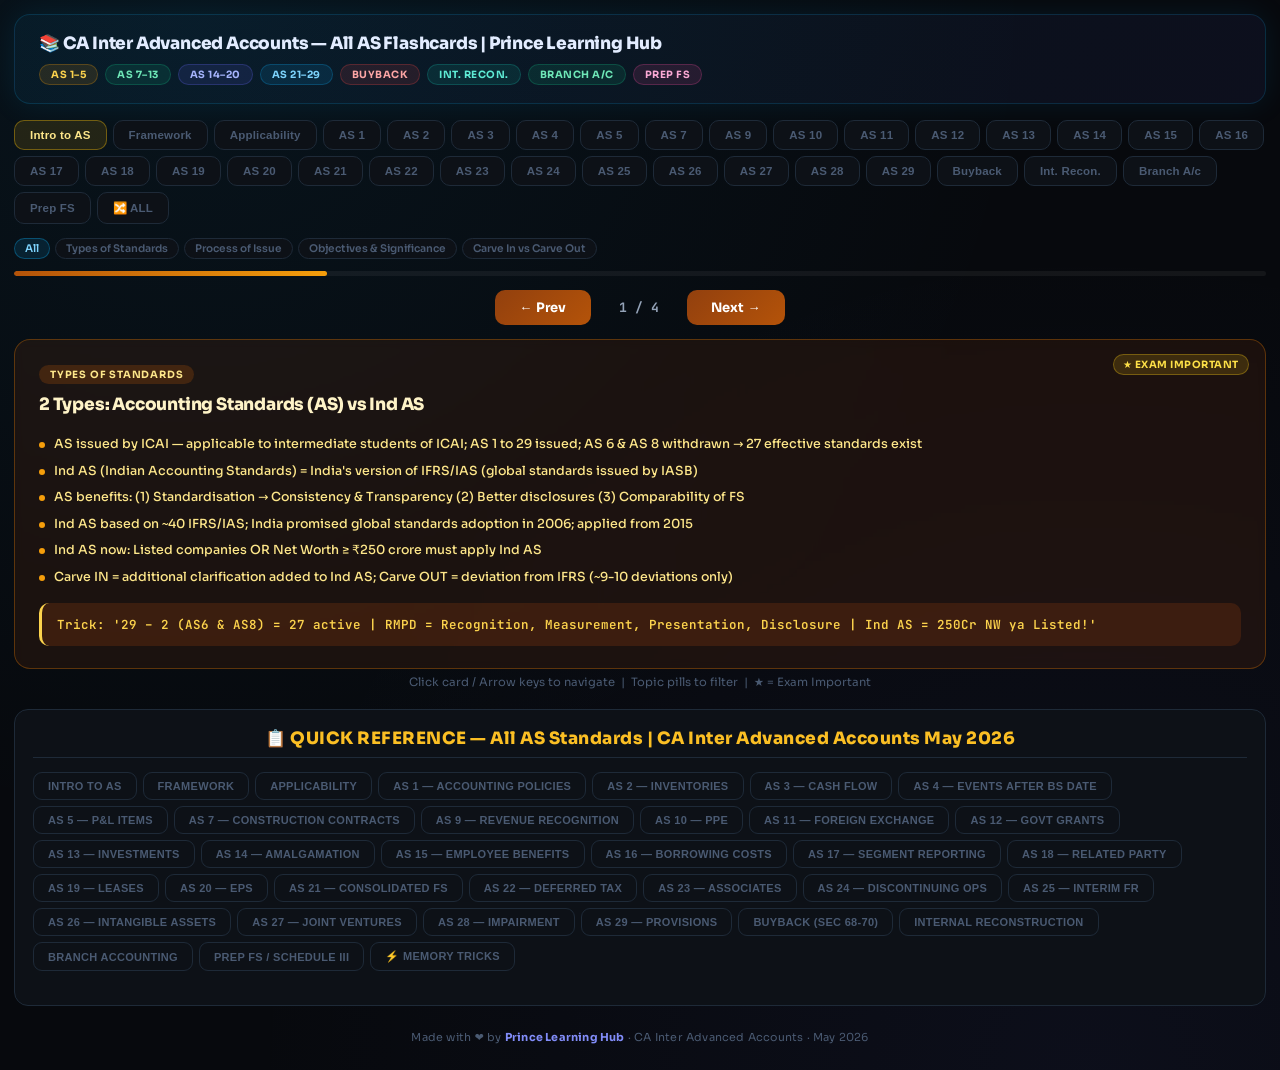
<file: accounts-flashcard.html>
<!DOCTYPE html>
<html lang="en">
<head>
<meta charset="UTF-8">
<meta name="viewport" content="width=device-width, initial-scale=1.0">
<title>CA Inter Advanced Accounts — Complete Flashcards May 2026</title>
<style>
  @import url('https://fonts.googleapis.com/css2?family=Sora:wght@400;600;700;800&family=JetBrains+Mono:wght@500&display=swap');
  *{box-sizing:border-box;margin:0;padding:0}
  :root{--bg:#07090d;--surface:#0d1117;--surface2:#111820;--border:#1e2a38;--accent:#0ea5e9;--accent2:#6366f1;--text:#dde6f5;--muted:#4a5a72;--glow:0 0 30px rgba(14,165,233,0.1)}
  body{font-family:'Sora',system-ui,sans-serif;background:var(--bg);color:var(--text);min-height:100vh;padding:14px;background-image:radial-gradient(ellipse at 15% 0%,rgba(14,165,233,0.07) 0%,transparent 55%),radial-gradient(ellipse at 85% 100%,rgba(99,102,241,0.06) 0%,transparent 55%)}
  .app-header{background:linear-gradient(135deg,rgba(14,165,233,0.07),rgba(99,102,241,0.07));border-radius:16px;padding:18px 24px;margin-bottom:16px;display:flex;align-items:center;justify-content:space-between;flex-wrap:wrap;gap:10px;border:1px solid rgba(14,165,233,0.18);box-shadow:var(--glow)}
  .app-header h1{font-size:17px;font-weight:800;color:#e2ecff;letter-spacing:-0.2px}
  .app-header .badges{display:flex;gap:7px;flex-wrap:wrap}
  .app-header .badge{font-size:10px;font-weight:700;padding:3px 11px;border-radius:20px;letter-spacing:0.5px;text-transform:uppercase}
  .b1{background:rgba(16,185,129,0.12);color:#6ee7b7;border:1px solid rgba(16,185,129,0.25)}
  .b2{background:rgba(99,102,241,0.12);color:#a5b4fc;border:1px solid rgba(99,102,241,0.25)}
  .b3{background:rgba(245,158,11,0.12);color:#fcd34d;border:1px solid rgba(245,158,11,0.25)}
  .b4{background:rgba(14,165,233,0.12);color:#7dd3fc;border:1px solid rgba(14,165,233,0.25)}
  .chapter-tabs{display:flex;gap:6px;margin-bottom:14px;flex-wrap:wrap}
  .ch-tab{padding:8px 15px;border-radius:10px;font-size:11.5px;font-weight:700;cursor:pointer;border:1.5px solid var(--border);background:var(--surface);color:var(--muted);transition:all 0.2s;letter-spacing:0.2px}
  .ch-tab:hover{border-color:#334155;color:#94a3b8}
  .ch-tab.active-s1{background:rgba(234,179,8,0.12);color:#fde68a;border-color:rgba(234,179,8,0.4)}
  .ch-tab.active-s2{background:rgba(14,165,233,0.12);color:#7dd3fc;border-color:rgba(14,165,233,0.4)}
  .ch-tab.active-s3{background:rgba(139,92,246,0.12);color:#c4b5fd;border-color:rgba(139,92,246,0.4)}
  .ch-tab.active-s4{background:rgba(249,115,22,0.12);color:#fdba74;border-color:rgba(249,115,22,0.4)}
  .ch-tab.active-s5{background:rgba(236,72,153,0.12);color:#f9a8d4;border-color:rgba(236,72,153,0.4)}
  .ch-tab.active-s6{background:rgba(34,197,94,0.12);color:#86efac;border-color:rgba(34,197,94,0.4)}
  .ch-tab.active-s7{background:rgba(34,197,94,0.12);color:#86efac;border-color:rgba(34,197,94,0.4)}
  .ch-tab.active-s8{background:rgba(99,102,241,0.12);color:#a5b4fc;border-color:rgba(99,102,241,0.4)}
  .ch-tab.active-s9{background:rgba(234,179,8,0.12);color:#fde68a;border-color:rgba(234,179,8,0.4)}
  .ch-tab.active-s10{background:rgba(20,184,166,0.12);color:#5eead4;border-color:rgba(20,184,166,0.4)}
  .ch-tab.active-s11{background:rgba(163,230,53,0.12);color:#bef264;border-color:rgba(163,230,53,0.4)}
  .ch-tab.active-s12{background:rgba(239,68,68,0.12);color:#fca5a5;border-color:rgba(239,68,68,0.4)}
  .ch-tab.active-s13{background:rgba(139,92,246,0.12);color:#c4b5fd;border-color:rgba(139,92,246,0.4)}
  .ch-tab.active-s14{background:rgba(234,179,8,0.12);color:#fde68a;border-color:rgba(234,179,8,0.4)}
  .ch-tab.active-s15{background:rgba(234,179,8,0.12);color:#fde68a;border-color:rgba(234,179,8,0.4)}
  .ch-tab.active-s16{background:rgba(249,115,22,0.12);color:#fdba74;border-color:rgba(249,115,22,0.4)}
  .ch-tab.active-s17{background:rgba(14,165,233,0.12);color:#7dd3fc;border-color:rgba(14,165,233,0.4)}
  .ch-tab.active-s18{background:rgba(34,197,94,0.12);color:#86efac;border-color:rgba(34,197,94,0.4)}
  .ch-tab.active-s19{background:rgba(14,165,233,0.12);color:#7dd3fc;border-color:rgba(14,165,233,0.4)}
  .ch-tab.active-s20{background:rgba(20,184,166,0.12);color:#5eead4;border-color:rgba(20,184,166,0.4)}
  .ch-tab.active-s21{background:rgba(99,102,241,0.12);color:#a5b4fc;border-color:rgba(99,102,241,0.4)}
  .ch-tab.active-s22{background:rgba(234,179,8,0.12);color:#fde68a;border-color:rgba(234,179,8,0.4)}
  .ch-tab.active-s23{background:rgba(14,165,233,0.12);color:#7dd3fc;border-color:rgba(14,165,233,0.4)}
  .ch-tab.active-s24{background:rgba(20,184,166,0.12);color:#5eead4;border-color:rgba(20,184,166,0.4)}
  .ch-tab.active-s25{background:rgba(249,115,22,0.12);color:#fdba74;border-color:rgba(249,115,22,0.4)}
  .ch-tab.active-s26{background:rgba(139,92,246,0.12);color:#c4b5fd;border-color:rgba(139,92,246,0.4)}
  .ch-tab.active-s27{background:rgba(163,230,53,0.12);color:#bef264;border-color:rgba(163,230,53,0.4)}
  .ch-tab.active-s28{background:rgba(139,92,246,0.12);color:#c4b5fd;border-color:rgba(139,92,246,0.4)}
  .ch-tab.active-s29{background:rgba(239,68,68,0.12);color:#fca5a5;border-color:rgba(239,68,68,0.4)}
  .ch-tab.active-s30{background:rgba(236,72,153,0.12);color:#f9a8d4;border-color:rgba(236,72,153,0.4)}
  .ch-tab.active-s31{background:rgba(239,68,68,0.12);color:#fca5a5;border-color:rgba(239,68,68,0.4)}
  .ch-tab.active-s32{background:rgba(20,184,166,0.12);color:#5eead4;border-color:rgba(20,184,166,0.4)}
  .ch-tab.active-s33{background:rgba(34,197,94,0.12);color:#86efac;border-color:rgba(34,197,94,0.4)}
  .ch-tab.active-s34{background:rgba(236,72,153,0.12);color:#f9a8d4;border-color:rgba(236,72,153,0.4)}
  .pfill-s1{background:linear-gradient(90deg,#b45309,#f59e0b)}
  .pfill-s2{background:linear-gradient(90deg,#0369a1,#0ea5e9)}
  .pfill-s3{background:linear-gradient(90deg,#6d28d9,#8b5cf6)}
  .pfill-s4{background:linear-gradient(90deg,#c2410c,#f97316)}
  .pfill-s5{background:linear-gradient(90deg,#9d174d,#ec4899)}
  .pfill-s6{background:linear-gradient(90deg,#15803d,#22c55e)}
  .pfill-s7{background:linear-gradient(90deg,#15803d,#22c55e)}
  .pfill-s8{background:linear-gradient(90deg,#4338ca,#6366f1)}
  .pfill-s9{background:linear-gradient(90deg,#b45309,#f59e0b)}
  .pfill-s10{background:linear-gradient(90deg,#0f766e,#14b8a6)}
  .pfill-s11{background:linear-gradient(90deg,#4d7c0f,#84cc16)}
  .pfill-s12{background:linear-gradient(90deg,#991b1b,#ef4444)}
  .pfill-s13{background:linear-gradient(90deg,#6d28d9,#8b5cf6)}
  .pfill-s14{background:linear-gradient(90deg,#b45309,#f59e0b)}
  .pfill-s15{background:linear-gradient(90deg,#b45309,#f59e0b)}
  .pfill-s16{background:linear-gradient(90deg,#c2410c,#f97316)}
  .pfill-s17{background:linear-gradient(90deg,#0369a1,#0ea5e9)}
  .pfill-s18{background:linear-gradient(90deg,#15803d,#22c55e)}
  .pfill-s19{background:linear-gradient(90deg,#0369a1,#0ea5e9)}
  .pfill-s20{background:linear-gradient(90deg,#0f766e,#14b8a6)}
  .pfill-s21{background:linear-gradient(90deg,#4338ca,#6366f1)}
  .pfill-s22{background:linear-gradient(90deg,#b45309,#f59e0b)}
  .pfill-s23{background:linear-gradient(90deg,#0369a1,#0ea5e9)}
  .pfill-s24{background:linear-gradient(90deg,#0f766e,#14b8a6)}
  .pfill-s25{background:linear-gradient(90deg,#c2410c,#f97316)}
  .pfill-s26{background:linear-gradient(90deg,#6d28d9,#8b5cf6)}
  .pfill-s27{background:linear-gradient(90deg,#4d7c0f,#84cc16)}
  .pfill-s28{background:linear-gradient(90deg,#6d28d9,#8b5cf6)}
  .pfill-s29{background:linear-gradient(90deg,#991b1b,#ef4444)}
  .pfill-s30{background:linear-gradient(90deg,#9d174d,#ec4899)}
  .pfill-s31{background:linear-gradient(90deg,#991b1b,#ef4444)}
  .pfill-s32{background:linear-gradient(90deg,#0f766e,#14b8a6)}
  .pfill-s33{background:linear-gradient(90deg,#15803d,#22c55e)}
  .pfill-s34{background:linear-gradient(90deg,#9d174d,#ec4899)}
  .btn-s1{background:linear-gradient(135deg,#92400e,#b45309)}
  .btn-s2{background:linear-gradient(135deg,#0369a1,#0284c7)}
  .btn-s3{background:linear-gradient(135deg,#5b21b6,#7c3aed)}
  .btn-s4{background:linear-gradient(135deg,#9a3412,#c2410c)}
  .btn-s5{background:linear-gradient(135deg,#831843,#be185d)}
  .btn-s6{background:linear-gradient(135deg,#14532d,#15803d)}
  .btn-s7{background:linear-gradient(135deg,#14532d,#15803d)}
  .btn-s8{background:linear-gradient(135deg,#3730a3,#4f46e5)}
  .btn-s9{background:linear-gradient(135deg,#92400e,#b45309)}
  .btn-s10{background:linear-gradient(135deg,#134e4a,#0f766e)}
  .btn-s11{background:linear-gradient(135deg,#365314,#4d7c0f)}
  .btn-s12{background:linear-gradient(135deg,#7f1d1d,#991b1b)}
  .btn-s13{background:linear-gradient(135deg,#5b21b6,#7c3aed)}
  .btn-s14{background:linear-gradient(135deg,#92400e,#b45309)}
  .btn-s15{background:linear-gradient(135deg,#92400e,#b45309)}
  .btn-s16{background:linear-gradient(135deg,#9a3412,#c2410c)}
  .btn-s17{background:linear-gradient(135deg,#0369a1,#0284c7)}
  .btn-s18{background:linear-gradient(135deg,#14532d,#15803d)}
  .btn-s19{background:linear-gradient(135deg,#0369a1,#0284c7)}
  .btn-s20{background:linear-gradient(135deg,#134e4a,#0f766e)}
  .btn-s21{background:linear-gradient(135deg,#3730a3,#4f46e5)}
  .btn-s22{background:linear-gradient(135deg,#92400e,#b45309)}
  .btn-s23{background:linear-gradient(135deg,#0369a1,#0284c7)}
  .btn-s24{background:linear-gradient(135deg,#134e4a,#0f766e)}
  .btn-s25{background:linear-gradient(135deg,#9a3412,#c2410c)}
  .btn-s26{background:linear-gradient(135deg,#5b21b6,#7c3aed)}
  .btn-s27{background:linear-gradient(135deg,#365314,#4d7c0f)}
  .btn-s28{background:linear-gradient(135deg,#5b21b6,#7c3aed)}
  .btn-s29{background:linear-gradient(135deg,#7f1d1d,#991b1b)}
  .btn-s30{background:linear-gradient(135deg,#831843,#be185d)}
  .btn-s31{background:linear-gradient(135deg,#7f1d1d,#991b1b)}
  .btn-s32{background:linear-gradient(135deg,#134e4a,#0f766e)}
  .btn-s33{background:linear-gradient(135deg,#14532d,#15803d)}
  .btn-s34{background:linear-gradient(135deg,#831843,#be185d)}

  .topic-pills{display:flex;flex-wrap:wrap;gap:5px;margin-bottom:12px}
  .tpill{font-size:10.5px;font-weight:600;padding:3px 10px;border-radius:20px;cursor:pointer;border:1px solid var(--border);background:var(--surface);color:var(--muted);transition:all 0.18s}
  .tpill:hover{border-color:#334155;color:#94a3b8}
  .tpill.tp-active{background:rgba(14,165,233,0.12);color:#7dd3fc;border-color:rgba(14,165,233,0.35)}
  .pbar{height:5px;background:rgba(255,255,255,0.05);border-radius:4px;margin-bottom:14px;overflow:hidden}
  .pfill{height:100%;border-radius:4px;transition:width 0.5s cubic-bezier(0.4,0,0.2,1)}
  .cnav{display:flex;align-items:center;justify-content:center;gap:8px;margin-bottom:14px;flex-wrap:wrap}
  .cnav button{border:none;border-radius:10px;padding:9px 24px;font-size:13px;font-weight:700;cursor:pointer;color:#fff;transition:all 0.2s;font-family:'Sora',sans-serif;letter-spacing:0.2px}
  .cnav button:hover{transform:translateY(-1px);box-shadow:0 4px 12px rgba(0,0,0,0.3)}
  .cnav button:active{transform:translateY(0)}
  .ctr{font-size:13px;font-weight:700;color:#94a3b8;min-width:80px;text-align:center;font-family:'JetBrains Mono',monospace}
  .fc{border-radius:16px;padding:22px 24px;min-height:290px;border-width:1.5px;border-style:solid;cursor:pointer;position:relative;transition:transform 0.15s,box-shadow 0.15s;margin-bottom:6px;backdrop-filter:blur(4px)}
  .fc:hover{transform:translateY(-2px);box-shadow:0 8px 32px rgba(0,0,0,0.4)}
  .fc:active{transform:translateY(0)}
  .fc-topic{font-size:10px;font-weight:700;padding:3px 11px;border-radius:20px;display:inline-block;margin-bottom:10px;letter-spacing:0.8px;text-transform:uppercase}
  .fc-title{font-size:17px;font-weight:800;margin-bottom:14px;line-height:1.35;letter-spacing:-0.2px}
  .fc-bullets{list-style:none;padding:0;margin:0 0 12px}
  .fc-bullets li{font-size:12.5px;font-weight:500;padding:3px 0;display:flex;gap:9px;line-height:1.65;align-items:flex-start}
  .fc-bullets li .dot{flex-shrink:0;margin-top:8px;width:6px;height:6px;border-radius:50%;display:inline-block}
  .fc-trick{border-radius:10px;padding:12px 15px;margin-top:8px;font-size:12.5px;font-weight:600;line-height:1.55;font-family:'JetBrains Mono',monospace;border-left:3px solid currentColor}
  .fc-star{position:absolute;top:14px;right:16px;font-size:10px;font-weight:700;padding:3px 9px;border-radius:20px;letter-spacing:0.5px;text-transform:uppercase}
  .hint{font-size:11.5px;color:var(--muted);text-align:center;margin-top:6px;margin-bottom:18px}
  .summary-section{background:var(--surface);border-radius:14px;padding:18px;margin-top:20px;border:1px solid var(--border)}
  .summary-section h2{font-size:14px;font-weight:800;margin-bottom:14px;padding-bottom:8px;border-bottom:1px solid var(--border);letter-spacing:0.2px}
  .summary-grid{display:grid;grid-template-columns:repeat(auto-fit,minmax(270px,1fr));gap:12px}
  .s-card{border-radius:12px;padding:14px 16px;border-left:3px solid}
  .s-card h3{font-size:12px;font-weight:800;margin-bottom:8px;text-transform:uppercase;letter-spacing:0.6px}
  .s-card ul{list-style:none;padding:0}
  .s-card ul li{font-size:11.5px;font-weight:500;padding:2px 0;line-height:1.6}
  .s-card ul li::before{content:"▸ ";opacity:0.6}
  .rate-table{width:100%;border-collapse:collapse;margin-top:10px;font-size:11.5px}
  .rate-table th{background:rgba(255,255,255,0.04);padding:8px 10px;text-align:left;font-weight:700;color:#94a3b8;border-bottom:1px solid var(--border);letter-spacing:0.3px;font-size:11px;text-transform:uppercase}
  .rate-table td{padding:7px 10px;border-bottom:1px solid rgba(255,255,255,0.04);color:#94a3b8}
  .rate-table tr:hover td{background:rgba(255,255,255,0.02)}
  .footer{text-align:center;margin-top:24px;font-size:11px;color:var(--muted);padding-bottom:12px;letter-spacing:0.2px}
  .footer span{color:#818cf8;font-weight:700}
  .qr-chapter{background:var(--surface);border-radius:14px;padding:16px 18px;margin-bottom:16px;border:1px solid var(--border)}
  .qr-ch-head{font-size:12.5px;font-weight:800;padding:8px 14px;border-radius:8px;margin-bottom:12px;letter-spacing:0.4px;text-transform:uppercase}
  .qr-sub{font-size:11.5px;font-weight:800;margin-bottom:6px;margin-top:4px;letter-spacing:0.4px;text-transform:uppercase;opacity:0.85}
  .qr-grid2{display:grid;grid-template-columns:1fr 1fr;gap:14px}
  .qr-pills{display:flex;flex-wrap:wrap;gap:5px;margin-top:8px}
  .qr-pill{font-size:10.5px;font-weight:600;padding:3px 9px;border-radius:14px;line-height:1.5;letter-spacing:0.2px}
  .qr-nav{display:flex;flex-wrap:wrap;gap:6px;margin-bottom:16px}
  .qr-btn{padding:7px 14px;border-radius:9px;font-size:11px;font-weight:700;cursor:pointer;border:1.5px solid var(--border);background:var(--surface);color:var(--muted);transition:all 0.2s;letter-spacing:0.3px;text-transform:uppercase}
  .qr-btn:hover{border-color:#334155;color:#94a3b8;transform:translateY(-1px)}
  .qr-btn.qr-active{transform:translateY(-1px);box-shadow:0 4px 14px rgba(0,0,0,0.4)}
  .qr-btn[data-ch="1"].qr-active{background:rgba(234,179,8,0.12);border-color:rgba(234,179,8,0.4);color:#fde68a}
  .qr-btn[data-ch="2"].qr-active{background:rgba(14,165,233,0.12);border-color:rgba(14,165,233,0.4);color:#7dd3fc}
  .qr-btn[data-ch="3"].qr-active{background:rgba(139,92,246,0.12);border-color:rgba(139,92,246,0.4);color:#c4b5fd}
  .qr-btn[data-ch="4"].qr-active{background:rgba(249,115,22,0.12);border-color:rgba(249,115,22,0.4);color:#fdba74}
  .qr-btn[data-ch="5"].qr-active{background:rgba(236,72,153,0.12);border-color:rgba(236,72,153,0.4);color:#f9a8d4}
  .qr-btn[data-ch="6"].qr-active{background:rgba(34,197,94,0.12);border-color:rgba(34,197,94,0.4);color:#86efac}
  .qr-btn[data-ch="7"].qr-active{background:rgba(34,197,94,0.12);border-color:rgba(34,197,94,0.4);color:#86efac}
  .qr-btn[data-ch="8"].qr-active{background:rgba(99,102,241,0.12);border-color:rgba(99,102,241,0.4);color:#a5b4fc}
  .qr-btn[data-ch="9"].qr-active{background:rgba(234,179,8,0.12);border-color:rgba(234,179,8,0.4);color:#fde68a}
  .qr-btn[data-ch="10"].qr-active{background:rgba(20,184,166,0.12);border-color:rgba(20,184,166,0.4);color:#5eead4}
  .qr-btn[data-ch="11"].qr-active{background:rgba(163,230,53,0.12);border-color:rgba(163,230,53,0.4);color:#bef264}
  .qr-btn[data-ch="12"].qr-active{background:rgba(239,68,68,0.12);border-color:rgba(239,68,68,0.4);color:#fca5a5}
  .qr-btn[data-ch="13"].qr-active{background:rgba(139,92,246,0.12);border-color:rgba(139,92,246,0.4);color:#c4b5fd}
  .qr-btn[data-ch="14"].qr-active{background:rgba(234,179,8,0.12);border-color:rgba(234,179,8,0.4);color:#fde68a}
  .qr-btn[data-ch="15"].qr-active{background:rgba(234,179,8,0.12);border-color:rgba(234,179,8,0.4);color:#fde68a}
  .qr-btn[data-ch="16"].qr-active{background:rgba(249,115,22,0.12);border-color:rgba(249,115,22,0.4);color:#fdba74}
  .qr-btn[data-ch="17"].qr-active{background:rgba(14,165,233,0.12);border-color:rgba(14,165,233,0.4);color:#7dd3fc}
  .qr-btn[data-ch="18"].qr-active{background:rgba(34,197,94,0.12);border-color:rgba(34,197,94,0.4);color:#86efac}
  .qr-btn[data-ch="19"].qr-active{background:rgba(14,165,233,0.12);border-color:rgba(14,165,233,0.4);color:#7dd3fc}
  .qr-btn[data-ch="20"].qr-active{background:rgba(20,184,166,0.12);border-color:rgba(20,184,166,0.4);color:#5eead4}
  .qr-btn[data-ch="21"].qr-active{background:rgba(99,102,241,0.12);border-color:rgba(99,102,241,0.4);color:#a5b4fc}
  .qr-btn[data-ch="22"].qr-active{background:rgba(234,179,8,0.12);border-color:rgba(234,179,8,0.4);color:#fde68a}
  .qr-btn[data-ch="23"].qr-active{background:rgba(14,165,233,0.12);border-color:rgba(14,165,233,0.4);color:#7dd3fc}
  .qr-btn[data-ch="24"].qr-active{background:rgba(20,184,166,0.12);border-color:rgba(20,184,166,0.4);color:#5eead4}
  .qr-btn[data-ch="25"].qr-active{background:rgba(249,115,22,0.12);border-color:rgba(249,115,22,0.4);color:#fdba74}
  .qr-btn[data-ch="26"].qr-active{background:rgba(139,92,246,0.12);border-color:rgba(139,92,246,0.4);color:#c4b5fd}
  .qr-btn[data-ch="27"].qr-active{background:rgba(163,230,53,0.12);border-color:rgba(163,230,53,0.4);color:#bef264}
  .qr-btn[data-ch="28"].qr-active{background:rgba(139,92,246,0.12);border-color:rgba(139,92,246,0.4);color:#c4b5fd}
  .qr-btn[data-ch="29"].qr-active{background:rgba(239,68,68,0.12);border-color:rgba(239,68,68,0.4);color:#fca5a5}
  .qr-btn[data-ch="30"].qr-active{background:rgba(236,72,153,0.12);border-color:rgba(236,72,153,0.4);color:#f9a8d4}
  .qr-btn[data-ch="31"].qr-active{background:rgba(239,68,68,0.12);border-color:rgba(239,68,68,0.4);color:#fca5a5}
  .qr-btn[data-ch="32"].qr-active{background:rgba(20,184,166,0.12);border-color:rgba(20,184,166,0.4);color:#5eead4}
  .qr-btn[data-ch="33"].qr-active{background:rgba(34,197,94,0.12);border-color:rgba(34,197,94,0.4);color:#86efac}
  .qr-btn[data-ch="34"].qr-active{background:rgba(236,72,153,0.12);border-color:rgba(236,72,153,0.4);color:#f9a8d4}

  .qr-btn[data-ch="tricks"].qr-active{background:rgba(245,158,11,0.12);border-color:rgba(245,158,11,0.4);color:#fcd34d}
  .qr-panel{display:none;animation:qrFadeIn 0.28s ease}
  .qr-panel.qr-open{display:block}
  @keyframes qrFadeIn{from{opacity:0;transform:translateY(8px)}to{opacity:1;transform:translateY(0)}}
  @media(max-width:700px){.qr-grid2{grid-template-columns:1fr}}
  @media(max-width:500px){.app-header h1{font-size:13px}.fc-title{font-size:14px}.fc-bullets li{font-size:11.5px}.ch-tab{padding:6px 11px;font-size:10.5px}}
</style>
</head>
<body>

<div class="app-header">
  <h1>📚 CA Inter Advanced Accounts — All AS Flashcards | Prince Learning Hub</h1>
  <div class="badges">
    <span class="badge b3">AS 1–5</span>
    <span class="badge b1">AS 7–13</span>
    <span class="badge b2">AS 14–20</span>
    <span class="badge b4">AS 21–29</span>
    <span class="badge" style="background:rgba(239,68,68,0.12);color:#fca5a5;border:1px solid rgba(239,68,68,0.25)">Buyback</span>
    <span class="badge" style="background:rgba(20,184,166,0.12);color:#5eead4;border:1px solid rgba(20,184,166,0.25)">Int. Recon.</span>
    <span class="badge b1">Branch A/c</span>
    <span class="badge" style="background:rgba(236,72,153,0.12);color:#f9a8d4;border:1px solid rgba(236,72,153,0.25)">Prep FS</span>
  </div>
</div>

<div class="chapter-tabs">
  <button class="ch-tab active-s1" id="tab-s1" onclick="switchCh('s1')">Intro to AS</button>
  <button class="ch-tab " id="tab-s2" onclick="switchCh('s2')">Framework</button>
  <button class="ch-tab " id="tab-s3" onclick="switchCh('s3')">Applicability</button>
  <button class="ch-tab " id="tab-s4" onclick="switchCh('s4')">AS 1</button>
  <button class="ch-tab " id="tab-s5" onclick="switchCh('s5')">AS 2</button>
  <button class="ch-tab " id="tab-s6" onclick="switchCh('s6')">AS 3</button>
  <button class="ch-tab " id="tab-s7" onclick="switchCh('s7')">AS 4</button>
  <button class="ch-tab " id="tab-s8" onclick="switchCh('s8')">AS 5</button>
  <button class="ch-tab " id="tab-s9" onclick="switchCh('s9')">AS 7</button>
  <button class="ch-tab " id="tab-s10" onclick="switchCh('s10')">AS 9</button>
  <button class="ch-tab " id="tab-s11" onclick="switchCh('s11')">AS 10</button>
  <button class="ch-tab " id="tab-s12" onclick="switchCh('s12')">AS 11</button>
  <button class="ch-tab " id="tab-s13" onclick="switchCh('s13')">AS 12</button>
  <button class="ch-tab " id="tab-s14" onclick="switchCh('s14')">AS 13</button>
  <button class="ch-tab " id="tab-s15" onclick="switchCh('s15')">AS 14</button>
  <button class="ch-tab " id="tab-s16" onclick="switchCh('s16')">AS 15</button>
  <button class="ch-tab " id="tab-s17" onclick="switchCh('s17')">AS 16</button>
  <button class="ch-tab " id="tab-s18" onclick="switchCh('s18')">AS 17</button>
  <button class="ch-tab " id="tab-s19" onclick="switchCh('s19')">AS 18</button>
  <button class="ch-tab " id="tab-s20" onclick="switchCh('s20')">AS 19</button>
  <button class="ch-tab " id="tab-s21" onclick="switchCh('s21')">AS 20</button>
  <button class="ch-tab " id="tab-s22" onclick="switchCh('s22')">AS 21</button>
  <button class="ch-tab " id="tab-s23" onclick="switchCh('s23')">AS 22</button>
  <button class="ch-tab " id="tab-s24" onclick="switchCh('s24')">AS 23</button>
  <button class="ch-tab " id="tab-s25" onclick="switchCh('s25')">AS 24</button>
  <button class="ch-tab " id="tab-s26" onclick="switchCh('s26')">AS 25</button>
  <button class="ch-tab " id="tab-s27" onclick="switchCh('s27')">AS 26</button>
  <button class="ch-tab " id="tab-s28" onclick="switchCh('s28')">AS 27</button>
  <button class="ch-tab " id="tab-s29" onclick="switchCh('s29')">AS 28</button>
  <button class="ch-tab " id="tab-s30" onclick="switchCh('s30')">AS 29</button>
  <button class="ch-tab " id="tab-s31" onclick="switchCh('s31')">Buyback</button>
  <button class="ch-tab " id="tab-s32" onclick="switchCh('s32')">Int. Recon.</button>
  <button class="ch-tab " id="tab-s33" onclick="switchCh('s33')">Branch A/c</button>
  <button class="ch-tab " id="tab-s34" onclick="switchCh('s34')">Prep FS</button>
  <button class="ch-tab" id="tab-mega" onclick="switchCh('mega')">🔀 ALL</button>
</div>

<div class="topic-pills" id="tpills"></div>
<div class="pbar"><div class="pfill pfill-s1" id="pf" style="width:4%"></div></div>
<div class="cnav">
  <button class="btn-s1" id="btnPrev" onclick="prev()">← Prev</button>
  <span class="ctr" id="ctr">1 / ?</span>
  <button class="btn-s1" id="btnNext" onclick="next()">Next →</button>
</div>
<div class="fc" id="fc" onclick="next()"></div>
<div class="hint">Click card / Arrow keys to navigate &nbsp;|&nbsp; Topic pills to filter &nbsp;|&nbsp; ★ = Exam Important</div>

<div class="summary-section">
<h2 style="color:#fbbf24;text-align:center;font-size:17px;letter-spacing:0.5px">📋 QUICK REFERENCE — All AS Standards | CA Inter Advanced Accounts May 2026</h2>

<div class="qr-nav" id="qrNav">
  <button class="qr-btn" data-ch="1" onclick="showQR('1')">Intro to AS</button>
  <button class="qr-btn" data-ch="2" onclick="showQR('2')">Framework</button>
  <button class="qr-btn" data-ch="3" onclick="showQR('3')">Applicability</button>
  <button class="qr-btn" data-ch="4" onclick="showQR('4')">AS 1 — Accounting Policies</button>
  <button class="qr-btn" data-ch="5" onclick="showQR('5')">AS 2 — Inventories</button>
  <button class="qr-btn" data-ch="6" onclick="showQR('6')">AS 3 — Cash Flow</button>
  <button class="qr-btn" data-ch="7" onclick="showQR('7')">AS 4 — Events After BS Date</button>
  <button class="qr-btn" data-ch="8" onclick="showQR('8')">AS 5 — P&amp;L Items</button>
  <button class="qr-btn" data-ch="9" onclick="showQR('9')">AS 7 — Construction Contracts</button>
  <button class="qr-btn" data-ch="10" onclick="showQR('10')">AS 9 — Revenue Recognition</button>
  <button class="qr-btn" data-ch="11" onclick="showQR('11')">AS 10 — PPE</button>
  <button class="qr-btn" data-ch="12" onclick="showQR('12')">AS 11 — Foreign Exchange</button>
  <button class="qr-btn" data-ch="13" onclick="showQR('13')">AS 12 — Govt Grants</button>
  <button class="qr-btn" data-ch="14" onclick="showQR('14')">AS 13 — Investments</button>
  <button class="qr-btn" data-ch="15" onclick="showQR('15')">AS 14 — Amalgamation</button>
  <button class="qr-btn" data-ch="16" onclick="showQR('16')">AS 15 — Employee Benefits</button>
  <button class="qr-btn" data-ch="17" onclick="showQR('17')">AS 16 — Borrowing Costs</button>
  <button class="qr-btn" data-ch="18" onclick="showQR('18')">AS 17 — Segment Reporting</button>
  <button class="qr-btn" data-ch="19" onclick="showQR('19')">AS 18 — Related Party</button>
  <button class="qr-btn" data-ch="20" onclick="showQR('20')">AS 19 — Leases</button>
  <button class="qr-btn" data-ch="21" onclick="showQR('21')">AS 20 — EPS</button>
  <button class="qr-btn" data-ch="22" onclick="showQR('22')">AS 21 — Consolidated FS</button>
  <button class="qr-btn" data-ch="23" onclick="showQR('23')">AS 22 — Deferred Tax</button>
  <button class="qr-btn" data-ch="24" onclick="showQR('24')">AS 23 — Associates</button>
  <button class="qr-btn" data-ch="25" onclick="showQR('25')">AS 24 — Discontinuing Ops</button>
  <button class="qr-btn" data-ch="26" onclick="showQR('26')">AS 25 — Interim FR</button>
  <button class="qr-btn" data-ch="27" onclick="showQR('27')">AS 26 — Intangible Assets</button>
  <button class="qr-btn" data-ch="28" onclick="showQR('28')">AS 27 — Joint Ventures</button>
  <button class="qr-btn" data-ch="29" onclick="showQR('29')">AS 28 — Impairment</button>
  <button class="qr-btn" data-ch="30" onclick="showQR('30')">AS 29 — Provisions</button>
  <button class="qr-btn" data-ch="31" onclick="showQR('31')">Buyback (Sec 68-70)</button>
  <button class="qr-btn" data-ch="32" onclick="showQR('32')">Internal Reconstruction</button>
  <button class="qr-btn" data-ch="33" onclick="showQR('33')">Branch Accounting</button>
  <button class="qr-btn" data-ch="34" onclick="showQR('34')">Prep FS / Schedule III</button>
  <button class="qr-btn" data-ch="tricks" onclick="showQR('tricks')">⚡ Memory Tricks</button>
</div>

<!-- QR PANEL 1 -->
<div class="qr-panel" id="qr-panel-1">
<div class="qr-chapter" style="border-left-color:rgba(234,179,8,0.5)">
  <div class="qr-ch-head" style="background:rgba(234,179,8,0.1);color:#fde68a">Ch 1 — Introduction to Accounting Standards</div>
  <div class="qr-grid2">
    <div>
      <div class="qr-sub" style="color:#fbbf24">AS Types at a Glance</div>
      <table class="rate-table">
        <tr><th>Type</th><th>Issued By</th><th>Applicable To</th></tr>
        <tr><td>Accounting Standards (AS)</td><td>ICAI</td><td>Non-Ind AS companies; 27 active</td></tr>
        <tr><td>Indian Accounting Standards (Ind AS)</td><td>MCA/NACAS</td><td>Listed / NW ≥ ₹250 crore</td></tr>
        <tr><td>IFRS / IAS</td><td>IASB (international)</td><td>Global entities; ~40 standards</td></tr>
      </table>
      <div class="qr-sub" style="color:#fbbf24;margin-top:8px">Process of Issue of AS</div>
      <table class="rate-table">
        <tr><th>Step</th><th>Action</th></tr>
        <tr><td>Step 1</td><td>ASB prepares Draft</td></tr>
        <tr><td>Step 2</td><td>Exposure Draft — Public comments</td></tr>
        <tr><td>Step 3</td><td>Final changes based on comments</td></tr>
        <tr><td>Step 4</td><td>ICAI Council approves — AS born</td></tr>
        <tr><td>Step 5</td><td>NFRA approves — Applied to companies</td></tr>
      </table>
    </div>
    <div>
      <div class="qr-sub" style="color:#fbbf24">Carve In vs Carve Out</div>
      <table class="rate-table">
        <tr><th>Term</th><th>Meaning</th><th>Count</th></tr>
        <tr><td>Carve IN</td><td>Additional clarification added to Ind AS beyond IFRS</td><td>Many</td></tr>
        <tr><td>Carve OUT</td><td>Deviation from IFRS in Ind AS</td><td>~9–10 only</td></tr>
      </table>
      <div class="qr-pills" style="margin-top:8px">
        <span class="qr-pill" style="background:rgba(234,179,8,0.1);color:#fde68a">AS 1–29 issued; AS 6 &amp; AS 8 withdrawn = 27 active</span>
        <span class="qr-pill" style="background:rgba(234,179,8,0.1);color:#fde68a">Issues dealt: Recognition, Measurement, Presentation, Disclosure (RMPD)</span>
        <span class="qr-pill" style="background:rgba(234,179,8,0.1);color:#fde68a">Ind AS: Listed OR NW ≥ ₹250 crore (2015 first applied at ₹500Cr)</span>
        <span class="qr-pill" style="background:rgba(234,179,8,0.1);color:#fde68a">Ind AS NOT for non-corporate entities (Partnership / LLP / Trust)</span>
      </div>
    </div>
  </div>
</div>
</div>

<!-- QR PANEL 2 -->
<div class="qr-panel" id="qr-panel-2">
<div class="qr-chapter" style="border-left-color:rgba(14,165,233,0.5)">
  <div class="qr-ch-head" style="background:rgba(14,165,233,0.1);color:#7dd3fc">Ch 2 — Framework for Preparation &amp; Presentation of Financial Statements</div>
  <div class="qr-grid2">
    <div>
      <div class="qr-sub" style="color:#38bdf8">3 Underlying Assumptions</div>
      <table class="rate-table">
        <tr><th>Assumption</th><th>Meaning</th><th>If NOT Followed</th></tr>
        <tr><td>Going Concern</td><td>Entity continues; no intent to liquidate</td><td>MUST DISCLOSE + FS as if liquidating</td></tr>
        <tr><td>Accrual</td><td>Period/time basis (not cash basis)</td><td>N/A (always followed)</td></tr>
        <tr><td>Consistency</td><td>Same policies; don't change frequently</td><td>Disclose change + reason + effect</td></tr>
      </table>
      <div class="qr-sub" style="color:#38bdf8;margin-top:8px">5 Elements of Financial Statements</div>
      <table class="rate-table">
        <tr><th>Element</th><th>Definition</th></tr>
        <tr><td>Asset</td><td>Economic resource; controlled; future benefit</td></tr>
        <tr><td>Liability</td><td>Present obligation; past event; outflow to settle</td></tr>
        <tr><td>Equity</td><td>Assets – Liabilities = Residual interest</td></tr>
        <tr><td>Income</td><td>Increase in resources without liability increase</td></tr>
        <tr><td>Expense</td><td>Decrease in resources without asset increase</td></tr>
      </table>
    </div>
    <div>
      <div class="qr-sub" style="color:#38bdf8">4 Qualitative Characteristics</div>
      <table class="rate-table">
        <tr><th>Characteristic</th><th>Meaning</th></tr>
        <tr><td>Understandable</td><td>Simple language for users</td></tr>
        <tr><td>Relevant</td><td>Material items; immaterial excluded</td></tr>
        <tr><td>Reliable</td><td>Complete, Fair, Substance&gt;Form, Neutral, Prudent</td></tr>
        <tr><td>Comparable</td><td>Min 1 year comparative (except new entities)</td></tr>
      </table>
      <div class="qr-sub" style="color:#38bdf8;margin-top:8px">4 Measurement Bases</div>
      <table class="rate-table">
        <tr><th>Basis</th><th>Asset at</th><th>Liability at</th></tr>
        <tr><td>Historical Cost</td><td>Consideration given (dia)</td><td>Consideration received (mila)</td></tr>
        <tr><td>Current Cost</td><td>Similar asset today</td><td>Similar liability today</td></tr>
        <tr><td>Realisable Value</td><td>Fair value if sold today</td><td>Fair value if settled today</td></tr>
        <tr><td>Present Value</td><td>PV of future inflows</td><td>PV of future outflows</td></tr>
      </table>
      <div class="qr-pills" style="margin-top:8px">
        <span class="qr-pill" style="background:rgba(14,165,233,0.1);color:#7dd3fc">Components = Balance Sheet + P&amp;L ONLY (CFS = Report, not component)</span>
        <span class="qr-pill" style="background:rgba(14,165,233,0.1);color:#7dd3fc">Accounting Equation: Assets – Liabilities = Equity</span>
        <span class="qr-pill" style="background:rgba(14,165,233,0.1);color:#7dd3fc">URRC = Understandable, Relevant, Reliable, Comparable</span>
      </div>
    </div>
  </div>
</div>
</div>

<!-- QR PANEL 3 -->
<div class="qr-panel" id="qr-panel-3">
<div class="qr-chapter" style="border-left-color:rgba(139,92,246,0.5)">
  <div class="qr-ch-head" style="background:rgba(139,92,246,0.1);color:#c4b5fd">Ch 3 — Applicability of Accounting Standards</div>
  <div class="qr-grid2">
    <div>
      <div class="qr-sub" style="color:#a78bfa">Companies – Applicability</div>
      <table class="rate-table">
        <tr><th>Category</th><th>Who</th><th>Exemptions</th></tr>
        <tr><td>Big Companies</td><td>Listed OR Public Deposits OR NW &gt;₹2.5Cr</td><td>Apply all 27 AS</td></tr>
        <tr><td>SMC</td><td>Non-listed + NW ≤₹50Cr + T/O ≤₹250Cr</td><td>Exempt: AS 3,17,20,21-27</td></tr>
      </table>
      <div class="qr-sub" style="color:#a78bfa;margin-top:8px">SMC Exemptions</div>
      <table class="rate-table">
        <tr><th>AS No.</th><th>Topic</th><th>Type</th></tr>
        <tr><td>AS 3</td><td>Cash Flow Statement</td><td>Full Exemption</td></tr>
        <tr><td>AS 17</td><td>Segment Reporting</td><td>Full Exemption</td></tr>
        <tr><td>AS 20</td><td>Earnings Per Share</td><td>Full Exemption</td></tr>
        <tr><td>AS 21,23,27</td><td>Consolidated Accounts</td><td>Full Exemption</td></tr>
        <tr><td>AS 15,19,28,29</td><td>Various</td><td>Partial Relaxation</td></tr>
      </table>
    </div>
    <div>
      <div class="qr-sub" style="color:#a78bfa">Non-Corporate Entities (Level Framework)</div>
      <table class="rate-table">
        <tr><th>Level</th><th>Who qualifies</th><th>AS Applicable</th></tr>
        <tr><td>Level I</td><td>Listed + Banks + T/O &gt;₹50Cr + Borrowing &gt;₹10Cr</td><td>All AS, No exemptions</td></tr>
        <tr><td>Level II</td><td>T/O &gt;₹10Cr OR Borrowing &gt;₹2Cr</td><td>All AS with relaxations</td></tr>
        <tr><td>Level III</td><td>Below Level II criteria</td><td>All AS, more relaxations</td></tr>
      </table>
      <div class="qr-pills" style="margin-top:8px">
        <span class="qr-pill" style="background:rgba(139,92,246,0.1);color:#c4b5fd">SMC: 2 consecutive years → exemptions from 2nd year</span>
        <span class="qr-pill" style="background:rgba(139,92,246,0.1);color:#c4b5fd">Non-SMC from SMC: No exemptions for next 2 years</span>
        <span class="qr-pill" style="background:rgba(139,92,246,0.1);color:#c4b5fd">Ind AS: NOT applicable to non-corporate entities</span>
      </div>
    </div>
  </div>
</div>
</div>

<!-- QR PANEL 4 -->
<div class="qr-panel" id="qr-panel-4">
<div class="qr-chapter" style="border-left-color:rgba(249,115,22,0.5)">
  <div class="qr-ch-head" style="background:rgba(249,115,22,0.1);color:#fdba74">Ch 4 — AS 1: Disclosure of Accounting Policies</div>
  <div class="qr-grid2">
    <div>
      <div class="qr-sub" style="color:#f97316">Accounting Policy vs Accounting Estimate</div>
      <table class="rate-table">
        <tr><th>Item</th><th>Policy or Estimate?</th></tr>
        <tr><td>Stock valuation (Cost or NRV lower)</td><td>✅ Accounting POLICY</td></tr>
        <tr><td>Stock method (FIFO / Weighted Avg)</td><td>✅ Accounting POLICY</td></tr>
        <tr><td>Investment valuation</td><td>✅ Accounting POLICY</td></tr>
        <tr><td>Goodwill amortisation life</td><td>✅ Accounting POLICY</td></tr>
        <tr><td>Borrowing cost treatment (capitalise/write-off)</td><td>✅ Accounting POLICY</td></tr>
        <tr><td>PPE valuation model (Cost/Revaluation)</td><td>✅ Accounting POLICY</td></tr>
        <tr><td>Depreciation method (SLM/WDV) — post 2016</td><td>❌ Accounting ESTIMATE</td></tr>
        <tr><td>Provision calculation method</td><td>❌ Accounting ESTIMATE</td></tr>
      </table>
    </div>
    <div>
      <div class="qr-sub" style="color:#f97316">4 Main Principles of AS 1</div>
      <table class="rate-table">
        <tr><th>Principle</th><th>What it covers</th></tr>
        <tr><td>(A) Disclosure Requirements</td><td>What to disclose about policies in FS</td></tr>
        <tr><td>(B) How to Select Policies</td><td>Which policy to choose when multiple options</td></tr>
        <tr><td>(C) Treatment of Changes</td><td>How to deal with policy changes; disclose Nature+Reason+Quantum</td></tr>
        <tr><td>(D) Fundamental Assumptions</td><td>Going Concern, Accrual, Consistency (GAC)</td></tr>
      </table>
      <div class="qr-pills" style="margin-top:8px">
        <span class="qr-pill" style="background:rgba(249,115,22,0.1);color:#fdba74">AS 1 applies to ALL entities where AS apply</span>
        <span class="qr-pill" style="background:rgba(249,115,22,0.1);color:#fdba74">From 2016: Depreciation method = ESTIMATE (not policy!)</span>
        <span class="qr-pill" style="background:rgba(249,115,22,0.1);color:#fdba74">GAC = Disclose ONLY if NOT followed</span>
        <span class="qr-pill" style="background:rgba(249,115,22,0.1);color:#fdba74">Policy change: Disclose Nature + Reason + Quantum</span>
      </div>
    </div>
  </div>
</div>
</div>

<!-- QR PANEL 5 -->
<div class="qr-panel" id="qr-panel-5">
<div class="qr-chapter" style="border-left-color:rgba(236,72,153,0.5)">
  <div class="qr-ch-head" style="background:rgba(236,72,153,0.1);color:#f9a8d4">Ch 5 — AS 2: Valuation of Inventories</div>
  <div class="qr-grid2">
    <div>
      <div class="qr-sub" style="color:#ec4899">Inventory Valuation Rules</div>
      <table class="rate-table">
        <tr><th>Item</th><th>Valuation Rule</th><th>Exception</th></tr>
        <tr><td>Finished Goods / Stock in Trade</td><td>Lower of Cost or NRV (item by item)</td><td>—</td></tr>
        <tr><td>Work in Progress</td><td>Lower of Cost or NRV (item by item)</td><td>—</td></tr>
        <tr><td>Raw Material</td><td>COST only (generally)</td><td>If FG sold below cost → RM at Replacement Price</td></tr>
        <tr><td>Agriculture/Livestock</td><td>NRV (not covered by AS 2)</td><td>Biologically produced</td></tr>
        <tr><td>Shares/Debentures</td><td>Not covered by AS 2</td><td>Separate treatment</td></tr>
      </table>
      <div class="qr-sub" style="color:#ec4899;margin-top:8px">NRV Calculation</div>
      <table class="rate-table">
        <tr><th>For</th><th>Formula</th></tr>
        <tr><td>Finished Goods / SIT</td><td>Estimated Selling Price – Estimated Selling Expenses</td></tr>
        <tr><td>Work in Progress</td><td>Est. SP – Est. Selling Exp – Cost of Completing WIP</td></tr>
      </table>
    </div>
    <div>
      <div class="qr-sub" style="color:#ec4899">Cost Formula</div>
      <table class="rate-table">
        <tr><th>Component</th><th>Details</th></tr>
        <tr><td>Purchase Price</td><td>After discount, incl. GST less ITC</td></tr>
        <tr><td>Add: Loading/Unloading + Freight + Insurance</td><td>To bring to present location</td></tr>
        <tr><td>Divide by</td><td>Units purchased – Normal Loss units</td></tr>
        <tr><td>Direct Labour + Factory Overhead</td><td>Variable + Fixed (on normal capacity)</td></tr>
      </table>
      <div class="qr-sub" style="color:#ec4899;margin-top:8px">AS 2 Exclusions</div>
      <table class="rate-table">
        <tr><th>Excluded from AS 2</th></tr>
        <tr><td>WIP for Construction Contracts → AS 7</td></tr>
        <tr><td>WIP for Service Providers</td></tr>
        <tr><td>Inventory of Shares/Debentures/Bonds</td></tr>
        <tr><td>Agriculture/Livestock inventories (valued at NRV)</td></tr>
      </table>
      <div class="qr-pills" style="margin-top:8px">
        <span class="qr-pill" style="background:rgba(236,72,153,0.1);color:#f9a8d4">LIFO = NOT ALLOWED | Only FIFO and Weighted Average</span>
        <span class="qr-pill" style="background:rgba(236,72,153,0.1);color:#f9a8d4">NRV ≠ Market Price or Sale Price</span>
        <span class="qr-pill" style="background:rgba(236,72,153,0.1);color:#f9a8d4">Valuation: Item by Item (NOT global basis)</span>
      </div>
    </div>
  </div>
</div>
</div>

<!-- QR PANEL 6 -->
<div class="qr-panel" id="qr-panel-6">
<div class="qr-chapter" style="border-left-color:rgba(34,197,94,0.5)">
  <div class="qr-ch-head" style="background:rgba(34,197,94,0.1);color:#86efac">Ch 6 — AS 3: Cash Flow Statements</div>
  <div class="qr-grid2">
    <div>
      <div class="qr-sub" style="color:#4ade80">Classification of Cash Flow Items</div>
      <table class="rate-table">
        <tr><th>Item</th><th>Activity</th><th>Note</th></tr>
        <tr><td>Cash from customers</td><td>Operating</td><td>Core business</td></tr>
        <tr><td>Payment to suppliers/employees</td><td>Operating</td><td>—</td></tr>
        <tr><td>Interest received on investments</td><td>Investing</td><td>Operating for Banks/FIs</td></tr>
        <tr><td>Dividend received</td><td>Investing</td><td>Operating for Banks/FIs</td></tr>
        <tr><td>Dividend paid</td><td>Financing</td><td>—</td></tr>
        <tr><td>Interest paid on borrowings</td><td>Financing</td><td>—</td></tr>
        <tr><td>Purchase/Sale of fixed assets</td><td>Investing</td><td>—</td></tr>
        <tr><td>Issue of shares/debentures/loans taken</td><td>Financing</td><td>—</td></tr>
        <tr><td>Repayment of loans</td><td>Financing</td><td>—</td></tr>
      </table>
    </div>
    <div>
      <div class="qr-sub" style="color:#4ade80">Direct vs Indirect Method</div>
      <table class="rate-table">
        <tr><th>Method</th><th>Approach</th><th>Preferred by</th></tr>
        <tr><td>Direct Method</td><td>Show actual receipts and payments</td><td>ICAI preferred</td></tr>
        <tr><td>Indirect Method</td><td>Start from PAT; adjust non-cash items</td><td>Common in practice</td></tr>
      </table>
      <div class="qr-sub" style="color:#4ade80;margin-top:8px">Working Capital Adjustments (Indirect)</div>
      <table class="rate-table">
        <tr><th>Change</th><th>Effect</th></tr>
        <tr><td>↑ Current Assets</td><td>DEDUCT (–)</td></tr>
        <tr><td>↓ Current Assets</td><td>ADD (+)</td></tr>
        <tr><td>↑ Current Liabilities</td><td>ADD (+)</td></tr>
        <tr><td>↓ Current Liabilities</td><td>DEDUCT (–)</td></tr>
      </table>
      <div class="qr-pills" style="margin-top:8px">
        <span class="qr-pill" style="background:rgba(34,197,94,0.1);color:#86efac">Mandatory for ALL companies EXCEPT One Person Company (OPC)</span>
        <span class="qr-pill" style="background:rgba(34,197,94,0.1);color:#86efac">Cash Equivalents = Realisable within 3 months</span>
        <span class="qr-pill" style="background:rgba(34,197,94,0.1);color:#86efac">Banks/FIs: Investments + interest = Operating activity</span>
      </div>
    </div>
  </div>
</div>
</div>

<!-- QR PANEL 7 -->
<div class="qr-panel" id="qr-panel-7">
<div class="qr-chapter" style="border-left-color:rgba(34,197,94,0.5)">
  <div class="qr-ch-head" style="background:rgba(34,197,94,0.1);color:#86efac">Ch 29 — AS 4: Contingencies &amp; Events Occurring After Balance Sheet Date</div>
  <div class="qr-grid2">
    <div>
      <div class="qr-sub" style="color:#4ade80">Adjusting vs Non-Adjusting Events</div>
      <table class="rate-table">
        <tr><th>Type</th><th>Conditions</th><th>Treatment</th></tr>
        <tr><td>ADJUSTING Events</td><td>Conditions were EXISTING on Balance Sheet date; confirmed after BS date</td><td>ADJUST in financial statements (change figures)</td></tr>
        <tr><td>NON-ADJUSTING Events</td><td>Occur after BS date AND conditions did NOT exist on BS date</td><td>DISCLOSE in Notes to Accounts (if material)</td></tr>
      </table>
      <div class="qr-sub" style="color:#4ade80;margin-top:8px">3-Step Crux (AS 4 Exam Approach)</div>
      <table class="rate-table">
        <tr><th>Step</th><th>Action</th></tr>
        <tr><td>Step 1: On 31/3</td><td>Check if doubt/contingency/condition should exist for AS 4 or AS 29</td></tr>
        <tr><td>Step 2: On 31/3</td><td>Make provision for such doubt/condition as per AS 4/29</td></tr>
        <tr><td>Step 3: Event occurs after BS date but before approval date</td><td>If conditions existed on BS date → Remove provision → Create provision for event | If NO conditions existed → Material effect → Disclose in notes | If Going Concern affected → Redraft FS + Disclose</td></tr>
      </table>
    </div>
    <div>
      <div class="qr-sub" style="color:#4ade80">Proposed Dividend</div>
      <table class="rate-table">
        <tr><th>Situation</th><th>Treatment</th></tr>
        <tr><td>Proposed Dividend (declared after year end)</td><td>NON-ADJUSTING event having material effect → DISCLOSE in notes</td></tr>
        <tr><td>Dividend declared by year-end (before BS date)</td><td>ADJUSTING → Show as liability in Balance Sheet</td></tr>
      </table>
      <div class="qr-sub" style="color:#4ade80;margin-top:8px">Examples</div>
      <table class="rate-table">
        <tr><th>Event</th><th>Adjusting or Non-Adjusting</th></tr>
        <tr><td>Debtor going bankrupt after year-end (was doubtful on BS date)</td><td>ADJUSTING (condition existed)</td></tr>
        <tr><td>Fire destroying factory after year-end</td><td>NON-ADJUSTING (no condition on BS date)</td></tr>
        <tr><td>Court case decided after year-end (case pending on BS date)</td><td>ADJUSTING (condition existed)</td></tr>
        <tr><td>New acquisition of company after year-end</td><td>NON-ADJUSTING (new event)</td></tr>
      </table>
      <div class="qr-pills" style="margin-top:8px">
        <span class="qr-pill" style="background:rgba(34,197,94,0.1);color:#86efac">Earlier: Disclose in Director's Report / Approving Authority Report; now use Notes to Accounts</span>
        <span class="qr-pill" style="background:rgba(34,197,94,0.1);color:#86efac">Events up to date of FS approval are considered</span>
      </div>
    </div>
  </div>
</div>
</div>

<!-- QR PANEL 8 -->
<div class="qr-panel" id="qr-panel-8">
<div class="qr-chapter" style="border-left-color:rgba(99,102,241,0.5)">
  <div class="qr-ch-head" style="background:rgba(99,102,241,0.1);color:#a5b4fc">Ch 30 — AS 5: Net Profit or Loss, Prior Period Items &amp; Changes in Accounting Policies</div>
  <div class="qr-grid2">
    <div>
      <div class="qr-sub" style="color:#818cf8">5 Topics Covered by AS 5</div>
      <table class="rate-table">
        <tr><th>Topic</th><th>Key Points</th></tr>
        <tr><td>Net Profit/Loss from Ordinary Activities</td><td>Items of income/expense from principal revenue-generating activities; Present as per Schedule III; Material items disclosed separately</td></tr>
        <tr><td>Prior Period Items</td><td>Rectification effects of errors/omissions from earlier years; Due to error in nature or classification or mathematical calculation; Shown separately in P&L</td></tr>
        <tr><td>Extraordinary Items</td><td>Clearly distinct from ordinary activities; Unusual in nature; Not expected to recur; Rare in practice; Show separately in P&L</td></tr>
        <tr><td>Change in Accounting Policy</td><td>Retrospective effect; Disclose Nature + Reason + Quantum</td></tr>
        <tr><td>Change in Accounting Estimate</td><td>Prospective effect only; Disclose nature and amount of change</td></tr>
      </table>
    </div>
    <div>
      <div class="qr-sub" style="color:#818cf8">Prior Period Items — Examples</div>
      <table class="rate-table">
        <tr><th>Example of Prior Period Item</th></tr>
        <tr><td>Wrong calculation of stock value in prior year</td></tr>
        <tr><td>Wrong classification of asset (PPE vs Inventory)</td></tr>
        <tr><td>Wrong classification of expense (Capital vs Revenue)</td></tr>
        <tr><td>Nature of expense wrongly classified</td></tr>
      </table>
      <div class="qr-sub" style="color:#818cf8;margin-top:8px">Extraordinary Items — Examples</div>
      <table class="rate-table">
        <tr><th>Example</th><th>Why Extraordinary</th></tr>
        <tr><td>Earthquake destroying factory</td><td>Unusual, not expected to recur</td></tr>
        <tr><td>Legislative change with retrospective effect</td><td>Unusual event</td></tr>
        <tr><td>Gain/loss on sale of investments (routine)</td><td>NOT extraordinary (ordinary for investment cos)</td></tr>
      </table>
      <div class="qr-pills" style="margin-top:8px">
        <span class="qr-pill" style="background:rgba(99,102,241,0.1);color:#a5b4fc">Extraordinary items: Rare in practice under Indian GAAP</span>
        <span class="qr-pill" style="background:rgba(99,102,241,0.1);color:#a5b4fc">Material ordinary items (significant in size/nature) → Disclose separately in P&L</span>
        <span class="qr-pill" style="background:rgba(99,102,241,0.1);color:#a5b4fc">P&L format: PBT (ordinary) → Extraordinary (net of tax) → PAT</span>
      </div>
    </div>
  </div>
</div>
</div>

<!-- QR PANEL 9 -->
<div class="qr-panel" id="qr-panel-9">
<div class="qr-chapter" style="border-left-color:rgba(245,158,11,0.5)">
  <div class="qr-ch-head" style="background:rgba(245,158,11,0.1);color:#fcd34d">Ch 7 — AS 7: Construction Contracts</div>
  <div class="qr-grid2">
    <div>
      <div class="qr-sub" style="color:#f59e0b">Contract Revenue Components</div>
      <table class="rate-table">
        <tr><th>Component</th><th>Recognition Condition</th></tr>
        <tr><td>Initial Contract Price</td><td>Always included</td></tr>
        <tr><td>Variations</td><td>Measurable reliably + Realisation certain (approved)</td></tr>
        <tr><td>Claims</td><td>Measurable reliably + Realisation certain</td></tr>
        <tr><td>Escalation</td><td>Measurable reliably + Realisation certain</td></tr>
        <tr><td>Incentives</td><td>Sufficiently advanced stage + Standard likely to be met</td></tr>
      </table>
      <div class="qr-sub" style="color:#f59e0b;margin-top:8px">Degree of Completion Formula</div>
      <table class="rate-table">
        <tr><th>Formula</th></tr>
        <tr><td>DoC (%) = Cost Incurred (Cumulative) ÷ [Cost Incurred (Cum.) + Future Estimated Cost] × 100</td></tr>
        <tr><td>Current Year Revenue = DoC × Total Revenue – Prior years recognised</td></tr>
      </table>
    </div>
    <div>
      <div class="qr-sub" style="color:#f59e0b">Contract Cost Components</div>
      <table class="rate-table">
        <tr><th>Type</th><th>Examples</th></tr>
        <tr><td>Direct Cost</td><td>Material consumed, Labour, Design expenses</td></tr>
        <tr><td>Indirect Cost</td><td>Supervisor, Site machine depreciation, Subcontract, Hire charges</td></tr>
        <tr><td>Allocated Cost</td><td>Insurance allocated, Admin overhead allocated</td></tr>
        <tr><td>NOT included</td><td>General admin, Selling costs, R&amp;D</td></tr>
      </table>
      <div class="qr-pills" style="margin-top:8px">
        <span class="qr-pill" style="background:rgba(245,158,11,0.1);color:#fcd34d">Method: Percentage of Completion (PoC) mandatory</span>
        <span class="qr-pill" style="background:rgba(245,158,11,0.1);color:#fcd34d">Expected Loss = Recognise IMMEDIATELY in FULL (prudence)</span>
        <span class="qr-pill" style="background:rgba(245,158,11,0.1);color:#fcd34d">Cumulative = Cost from beginning of contract till date</span>
      </div>
    </div>
  </div>
</div>
</div>

<!-- QR PANEL 10 -->
<div class="qr-panel" id="qr-panel-10">
<div class="qr-chapter" style="border-left-color:rgba(20,184,166,0.5)">
  <div class="qr-ch-head" style="background:rgba(20,184,166,0.1);color:#5eead4">Ch 8 — AS 9: Revenue Recognition</div>
  <div class="qr-grid2">
    <div>
      <div class="qr-sub" style="color:#2dd4bf">Revenue Recognition Summary</div>
      <table class="rate-table">
        <tr><th>Source</th><th>Condition</th></tr>
        <tr><td>Sale of Goods</td><td>Risks &amp; rewards transferred; no control; reliable; probable; costs known</td></tr>
        <tr><td>Services — Substantial time</td><td>Percentage of Completion method</td></tr>
        <tr><td>Services — Others</td><td>Completed Service method</td></tr>
        <tr><td>Interest</td><td>Time basis (as time elapses)</td></tr>
        <tr><td>Dividend</td><td>When declared by company (right to receive)</td></tr>
        <tr><td>Royalty</td><td>Conditions of agreement satisfied</td></tr>
        <tr><td>Claims</td><td>Only when certainty of collection exists</td></tr>
      </table>
    </div>
    <div>
      <div class="qr-sub" style="color:#2dd4bf">Services: PoC vs Completed Service</div>
      <table class="rate-table">
        <tr><th>Method</th><th>When Applied</th><th>Examples</th></tr>
        <tr><td>PoC Method</td><td>Substantial time required</td><td>Tuition fees, Insurance income</td></tr>
        <tr><td>Completed Service</td><td>All other cases</td><td>Advertisement, Advisory (CA/Doctor), Insurance commission</td></tr>
      </table>
      <div class="qr-pills" style="margin-top:8px">
        <span class="qr-pill" style="background:rgba(20,184,166,0.1);color:#5eead4">Interest = Time basis | Dividend = When declared</span>
        <span class="qr-pill" style="background:rgba(20,184,166,0.1);color:#5eead4">Claims: Revenue only when collection is CERTAIN</span>
        <span class="qr-pill" style="background:rgba(20,184,166,0.1);color:#5eead4">Royalty: As per conditions of agreement</span>
      </div>
    </div>
  </div>
</div>
</div>

<!-- QR PANEL 11 -->
<div class="qr-panel" id="qr-panel-11">
<div class="qr-chapter" style="border-left-color:rgba(163,230,53,0.5)">
  <div class="qr-ch-head" style="background:rgba(163,230,53,0.1);color:#bef264">Ch 9 — AS 10: Property, Plant &amp; Equipment (PPE)</div>
  <div class="qr-grid2">
    <div>
      <div class="qr-sub" style="color:#a3e635">PPE Initial Cost — Include vs Exclude</div>
      <table class="rate-table">
        <tr><th>Item</th><th>Include?</th></tr>
        <tr><td>Purchase price (after trade discount)</td><td>✅ YES</td></tr>
        <tr><td>Import duties &amp; non-refundable taxes</td><td>✅ YES</td></tr>
        <tr><td>Freight, insurance to bring to site</td><td>✅ YES</td></tr>
        <tr><td>Installation and assembly</td><td>✅ YES</td></tr>
        <tr><td>Professional fees (architect/engineer)</td><td>✅ YES</td></tr>
        <tr><td>Estimated dismantling cost (if obligated)</td><td>✅ YES</td></tr>
        <tr><td>Borrowing costs if Qualifying Asset (AS 16)</td><td>✅ YES</td></tr>
        <tr><td>General admin overhead</td><td>❌ NO</td></tr>
        <tr><td>Employee training costs</td><td>❌ NO</td></tr>
        <tr><td>Abnormal waste/losses</td><td>❌ NO</td></tr>
      </table>
    </div>
    <div>
      <div class="qr-sub" style="color:#a3e635">Key Rules</div>
      <table class="rate-table">
        <tr><th>Topic</th><th>Rule</th></tr>
        <tr><td>Recognition</td><td>Probable future benefit + Reliably measurable cost (both required)</td></tr>
        <tr><td>Enabler Assets</td><td>Roads, bridges, railway sidings → Also recognised</td></tr>
        <tr><td>Subsequent Models</td><td>Cost Model OR Revaluation Model</td></tr>
        <tr><td>Depreciation methods</td><td>SLM, WDV, Units of Production</td></tr>
        <tr><td>Method change</td><td>Change in Estimate (prospective only)</td></tr>
        <tr><td>Component Accounting</td><td>Different useful lives → Depreciate separately</td></tr>
        <tr><td>Derecognition</td><td>Gain/Loss = Net Sale Proceeds – Carrying Amount → P&amp;L</td></tr>
      </table>
    </div>
  </div>
</div>
</div>

<!-- QR PANEL 12 -->
<div class="qr-panel" id="qr-panel-12">
<div class="qr-chapter" style="border-left-color:rgba(239,68,68,0.5)">
  <div class="qr-ch-head" style="background:rgba(239,68,68,0.1);color:#fca5a5">Ch 10 — AS 11: Effects of Changes in Foreign Exchange Rates</div>
  <div class="qr-grid2">
    <div>
      <div class="qr-sub" style="color:#f87171">Translation Rules</div>
      <table class="rate-table">
        <tr><th>Item Type</th><th>Translation Rate</th><th>Exchange Difference</th></tr>
        <tr><td>Monetary (Debtors/Creditors/Loans)</td><td>CLOSING RATE</td><td>→ P&amp;L (gain/loss)</td></tr>
        <tr><td>Non-Monetary at Historical Cost (PPE/Inventory)</td><td>TRANSACTION DATE rate</td><td>No exchange diff</td></tr>
        <tr><td>Non-Monetary at Fair Value</td><td>Rate when FV determined</td><td>Part of FV change</td></tr>
        <tr><td>Initial Recognition (all items)</td><td>TRANSACTION DATE rate</td><td>N/A</td></tr>
      </table>
    </div>
    <div>
      <div class="qr-sub" style="color:#f87171">Monetary vs Non-Monetary Items</div>
      <table class="rate-table">
        <tr><th>Monetary (Fixed money)</th><th>Non-Monetary (No fixed money)</th></tr>
        <tr><td>Trade Debtors, Creditors</td><td>PPE, Machinery, Land</td></tr>
        <tr><td>Loans receivable/payable</td><td>Inventory, Stock</td></tr>
        <tr><td>Cash &amp; Bank balances</td><td>Goodwill, Intangibles</td></tr>
        <tr><td>Bank overdraft</td><td>Prepaid expenses</td></tr>
      </table>
      <div class="qr-pills" style="margin-top:8px">
        <span class="qr-pill" style="background:rgba(239,68,68,0.1);color:#fca5a5">Monetary → Closing rate; Exchange diff → P&amp;L</span>
        <span class="qr-pill" style="background:rgba(239,68,68,0.1);color:#fca5a5">Non-monetary → Transaction date rate; No remeasurement</span>
        <span class="qr-pill" style="background:rgba(239,68,68,0.1);color:#fca5a5">QA option: Exchange diff can be capitalised (being phased out)</span>
      </div>
    </div>
  </div>
</div>
</div>

<!-- QR PANEL 13 -->
<div class="qr-panel" id="qr-panel-13">
<div class="qr-chapter" style="border-left-color:rgba(139,92,246,0.5)">
  <div class="qr-ch-head" style="background:rgba(139,92,246,0.1);color:#c4b5fd">Ch 11 — AS 12: Accounting for Government Grants</div>
  <div class="qr-grid2">
    <div>
      <div class="qr-sub" style="color:#a78bfa">Grants Treatment Summary</div>
      <table class="rate-table">
        <tr><th>Type</th><th>Option 1</th><th>Option 2</th></tr>
        <tr><td>Asset Grant</td><td>Deduct from asset cost; depreciate on reduced cost</td><td>Deferred Income; release over asset useful life</td></tr>
        <tr><td>Revenue/Income Grant</td><td>P&amp;L in same period as related expense</td><td>Cannot defer if expense already recognised</td></tr>
        <tr><td>Non-monetary Grant</td><td>Fair Value of asset = Grant amount</td><td>Both at nominal amount (alternative)</td></tr>
        <tr><td>Grant before conditions met</td><td>LIABILITY (Deferred Grant)</td><td>P&amp;L only when conditions met</td></tr>
      </table>
    </div>
    <div>
      <div class="qr-sub" style="color:#a78bfa">Key Rules</div>
      <table class="rate-table">
        <tr><th>Rule</th><th>Details</th></tr>
        <tr><td>Recognition</td><td>Reasonable assurance of compliance + receipt (NOT on cash basis)</td></tr>
        <tr><td>Conditions not met</td><td>Grant = Liability (Deferred Income in Balance Sheet)</td></tr>
        <tr><td>Revenue Grant</td><td>Match with related expense period (matching principle)</td></tr>
        <tr><td>Grant Refund</td><td>Change in accounting estimate → prospective effect only</td></tr>
      </table>
      <div class="qr-pills" style="margin-top:8px">
        <span class="qr-pill" style="background:rgba(139,92,246,0.1);color:#c4b5fd">Asset Grant: 2 options — deduct from cost OR deferred income</span>
        <span class="qr-pill" style="background:rgba(139,92,246,0.1);color:#c4b5fd">NOT on cash basis — mere receipt ≠ recognition</span>
      </div>
    </div>
  </div>
</div>
</div>

<!-- QR PANEL 14 -->
<div class="qr-panel" id="qr-panel-14">
<div class="qr-chapter" style="border-left-color:rgba(234,179,8,0.5)">
  <div class="qr-ch-head" style="background:rgba(234,179,8,0.1);color:#fde68a">Ch 23 — AS 13: Investments Accounting</div>
  <div class="qr-grid2">
    <div>
      <div class="qr-sub" style="color:#fbbf24">Investment Classification</div>
      <table class="rate-table">
        <tr><th>Type</th><th>Definition</th><th>Examples</th></tr>
        <tr><td>Short-term (Current)</td><td>Held for up to 12 months from date of acquisition</td><td>Treasury Bills, liquid MFs</td></tr>
        <tr><td>Long-term (Non-current)</td><td>Held for more than 12 months</td><td>Shares, Debentures held long-term</td></tr>
        <tr><td>Quoted</td><td>Value listed publicly on exchange</td><td>Listed shares, listed bonds</td></tr>
        <tr><td>Unquoted</td><td>Not publicly listed</td><td>Private co. shares, unlisted debentures</td></tr>
      </table>
      <div class="qr-sub" style="color:#fbbf24;margin-top:8px">Cost of Investment</div>
      <table class="rate-table">
        <tr><th>Item</th><th>Include/Exclude</th></tr>
        <tr><td>Purchase Price</td><td>✅ Include</td></tr>
        <tr><td>Ex/Cum Interest adjustment</td><td>If purchase price is cum-interest: Deduct interest accrued to arrive at cost</td></tr>
        <tr><td>Commission on purchase</td><td>✅ Include</td></tr>
        <tr><td>Stamp duty</td><td>✅ Include</td></tr>
        <tr><td>Other expenses</td><td>✅ Include</td></tr>
        <tr><td>Brokerage on sale</td><td>❌ Deduct from sale proceeds (not from cost)</td></tr>
      </table>
    </div>
    <div>
      <div class="qr-sub" style="color:#fbbf24">Valuation at Balance Sheet Date</div>
      <table class="rate-table">
        <tr><th>Type</th><th>Valuation Rule</th></tr>
        <tr><td>Short-term Investments</td><td>Lower of Cost or Fair Value (LCFV) — item by item</td></tr>
        <tr><td>Long-term Investments</td><td>COST; BUT if there is diminution OTHER THAN temporary → write down to recoverable amount</td></tr>
      </table>
      <div class="qr-sub" style="color:#fbbf24;margin-top:8px">Interest Income</div>
      <table class="rate-table">
        <tr><th>Item</th><th>Treatment</th></tr>
        <tr><td>Interest income earned</td><td>Bank A/c Dr → To Interest on Investments</td></tr>
        <tr><td>Interest accrued at year-end</td><td>Accrued Interest Dr → To Interest on Investments</td></tr>
        <tr><td>Interest always calculated on</td><td>Paid-up amount × Rate × Period (from last int date to current)</td></tr>
      </table>
      <div class="qr-pills" style="margin-top:8px">
        <span class="qr-pill" style="background:rgba(234,179,8,0.1);color:#fde68a">Investment = Assets held for earning income/capital appreciation, not in ordinary course</span>
        <span class="qr-pill" style="background:rgba(234,179,8,0.1);color:#fde68a">Land & Building held for use = PPE (not investment)</span>
        <span class="qr-pill" style="background:rgba(234,179,8,0.1);color:#fde68a">Maintain SEPARATE LEDGER for each class of investment</span>
        <span class="qr-pill" style="background:rgba(234,179,8,0.1);color:#fde68a">Transfer of investment between categories: Use carrying amount at transfer date</span>
      </div>
    </div>
  </div>
</div>
</div>

<!-- QR PANEL 15 -->
<div class="qr-panel" id="qr-panel-15">
<div class="qr-chapter" style="border-left-color:rgba(234,179,8,0.5)">
  <div class="qr-ch-head" style="background:rgba(234,179,8,0.1);color:#fde68a">Ch 18 — Amalgamation, Absorption &amp; External Reconstruction (AS-14)</div>
  <div class="qr-grid2">
    <div>
      <div class="qr-sub" style="color:#fbbf24">Purchase vs Merger — Key Differences</div>
      <table class="rate-table">
        <tr><th>Point</th><th>Purchase</th><th>Merger</th></tr>
        <tr><td>Assets/Liabilities</td><td>Selected A/L can be taken</td><td>ALL A/L must be taken</td></tr>
        <tr><td>Values</td><td>Agreed / new values</td><td>Book values only</td></tr>
        <tr><td>Difference in PC vs Net Assets</td><td>Goodwill or Capital Reserve</td><td>GR or P&amp;L A/c</td></tr>
        <tr><td>Reserves &amp; Surplus</td><td>NOT taken by new co.</td><td>TAKEN by new co.</td></tr>
        <tr><td>Expenses paid by new co.</td><td>Added to Goodwill</td><td>Debited to P&amp;L/GR</td></tr>
        <tr><td>Statutory Reserves</td><td>Create via Amalg. Adjustment</td><td>No entry required</td></tr>
        <tr><td>Shareholder payment</td><td>Any form</td><td>Equity shares ONLY (≥90% agree)</td></tr>
      </table>
      <div class="qr-sub" style="color:#fbbf24;margin-top:8px">Purchase Consideration Methods</div>
      <table class="rate-table">
        <tr><th>Method</th><th>When to Use</th></tr>
        <tr><td>Net Payment Method (NPM)</td><td>Complete payment details for ESH + PSH given</td></tr>
        <tr><td>Net Asset Method (NAM)</td><td>Any other case (residual method)</td></tr>
      </table>
    </div>
    <div>
      <div class="qr-sub" style="color:#fbbf24">Books of New Company — Purchase Method JEs</div>
      <table class="rate-table">
        <tr><th>Entry</th><th>Dr</th><th>Cr</th></tr>
        <tr><td>Business Purchase</td><td>Business Purchase A/c (PC)</td><td>Liquidator of old co. (PC)</td></tr>
        <tr><td>Assets/Liabilities</td><td>Sundry Assets (agreed value)</td><td>Liabilities + Business Purchase (PC)</td></tr>
        <tr><td>Diff = Goodwill/CR</td><td>Goodwill (if PC &gt; Net Assets)</td><td>Capital Reserve (if PC &lt; Net Assets)</td></tr>
        <tr><td>PC Payment</td><td>Liquidator of old co.</td><td>Share Capital + Cash + S/Premium</td></tr>
        <tr><td>Statutory Reserve</td><td>Amalgamation Adjustment A/c</td><td>Statutory Reserve (Inv. All., Export etc.)</td></tr>
        <tr><td>Unrealised Profit</td><td>Goodwill/CR (upstream) or P&amp;L (downstream)</td><td>Stock</td></tr>
      </table>
      <div class="qr-pills" style="margin-top:8px">
        <span class="qr-pill" style="background:rgba(234,179,8,0.1);color:#fde68a">NAM formula: Assets at agreed value – Liabilities at agreed value = PC</span>
        <span class="qr-pill" style="background:rgba(234,179,8,0.1);color:#fde68a">Amalgamation Adjustment A/c = shown as NEGATIVE in Reserves (BS)</span>
        <span class="qr-pill" style="background:rgba(234,179,8,0.1);color:#fde68a">Statutory reserves: Investment Allowance, Export Profit, Foreign Project, Shipping, Mining</span>
        <span class="qr-pill" style="background:rgba(234,179,8,0.1);color:#fde68a">Intrinsic Value = (Fair Assets – Fair Liabilities – Pref SH value) ÷ No. of Eq Shares</span>
      </div>
    </div>
  </div>
</div>
</div>

<!-- QR PANEL 16 -->
<div class="qr-panel" id="qr-panel-16">
<div class="qr-chapter" style="border-left-color:rgba(249,115,22,0.5)">
  <div class="qr-ch-head" style="background:rgba(249,115,22,0.1);color:#fdba74">Ch 27 — AS 15: Employee Benefits</div>
  <div class="qr-grid2">
    <div>
      <div class="qr-sub" style="color:#f97316">4 Types of Employee Benefits</div>
      <table class="rate-table">
        <tr><th>Type</th><th>Meaning</th><th>Examples</th></tr>
        <tr><td>Short-term Employee Benefits</td><td>Fall due within 12 months from end of period</td><td>Wages, Salary, Profit-sharing bonus, Medical care, Housing, Cars, STCA leave</td></tr>
        <tr><td>Post-Employment Benefits (PEEB)</td><td>Payable after completion of services</td><td>Gratuity, Leave salary, Pension, Settlement allowances</td></tr>
        <tr><td>Other Long-term Benefits</td><td>Due after 12 months but not post-employment</td><td>Long-term leave, Sabbatical leave</td></tr>
        <tr><td>Termination Benefits</td><td>Payable on termination before normal retirement</td><td>VRS, Retrenchment compensation</td></tr>
      </table>
    </div>
    <div>
      <div class="qr-sub" style="color:#f97316">STCA (Short-Term Compensated Absence) Treatment</div>
      <table class="rate-table">
        <tr><th>Leave Type</th><th>Treatment</th></tr>
        <tr><td>Used during current year</td><td>No treatment (normal expense)</td></tr>
        <tr><td>Unused, can be used in next 12 months</td><td>Provide for proportionate or full amount payable for such leave</td></tr>
        <tr><td>Unused, cannot be used</td><td>No treatment (lapses)</td></tr>
      </table>
      <div class="qr-sub" style="color:#f97316;margin-top:8px">Post-Employment Plan Types</div>
      <table class="rate-table">
        <tr><th>Plan Type</th><th>Obligation</th><th>Contribution</th><th>Example</th></tr>
        <tr><td>Defined Contribution Plan</td><td>Defined (fixed)</td><td>Required/specified</td><td>Pension Fund, Provident Fund</td></tr>
        <tr><td>Defined Benefit Plan</td><td>Defined (fixed)</td><td>NOT fixed (varies)</td><td>Gratuity, Leave Salary, Ex-gratia, Settlement Allowances</td></tr>
      </table>
      <div class="qr-pills" style="margin-top:8px">
        <span class="qr-pill" style="background:rgba(249,115,22,0.1);color:#fdba74">AS 15 NOT applicable as Employee Stock Option Plans</span>
        <span class="qr-pill" style="background:rgba(249,115,22,0.1);color:#fdba74">Defined Contribution: Record expense based on actual contribution made</span>
        <span class="qr-pill" style="background:rgba(249,115,22,0.1);color:#fdba74">Defined Benefit: Use actuarial valuation method (Projected Unit Credit Method)</span>
      </div>
    </div>
  </div>
</div>
</div>

<!-- QR PANEL 17 -->
<div class="qr-panel" id="qr-panel-17">
<div class="qr-chapter" style="border-left-color:rgba(14,165,233,0.5)">
  <div class="qr-ch-head" style="background:rgba(14,165,233,0.1);color:#7dd3fc">Ch 12 — AS 16: Borrowing Costs</div>
  <div class="qr-grid2">
    <div>
      <div class="qr-sub" style="color:#38bdf8">Qualifying Asset (QA) vs Not QA</div>
      <table class="rate-table">
        <tr><th>Item</th><th>QA?</th></tr>
        <tr><td>Construction of Building / Road / Dam / Airport / Ship</td><td>✅ YES</td></tr>
        <tr><td>Modernisation &amp; Renovation of P&amp;M</td><td>✅ YES</td></tr>
        <tr><td>Stocks taking substantial time (Wine / Whiskey)</td><td>✅ YES</td></tr>
        <tr><td>Normal Plant &amp; Machinery (regular purchase)</td><td>❌ NO</td></tr>
        <tr><td>Vehicles</td><td>❌ NO</td></tr>
        <tr><td>Working Capital</td><td>❌ NO</td></tr>
        <tr><td>Investments in Shares / Debentures</td><td>❌ NO</td></tr>
        <tr><td>Technical Knowhow (Intangibles)</td><td>❌ NO</td></tr>
      </table>
    </div>
    <div>
      <div class="qr-sub" style="color:#38bdf8">Capitalisation Rules</div>
      <table class="rate-table">
        <tr><th>Rule</th><th>Detail</th></tr>
        <tr><td>QA = Assets taking</td><td>≥ 12 months (substantial period)</td></tr>
        <tr><td>For QA</td><td>Capitalise borrowing cost to asset cost</td></tr>
        <tr><td>For others</td><td>Expense in P&amp;L</td></tr>
        <tr><td>Specific BC</td><td>Actual BC – Investment income on surplus</td></tr>
        <tr><td>General BC</td><td>Cap. Rate × Avg expenditure on QA</td></tr>
        <tr><td>Commencement</td><td>Expenditure + BC + Activities all present</td></tr>
        <tr><td>Suspension</td><td>Extended interruption (not normal delays)</td></tr>
        <tr><td>Cessation</td><td>All activities substantially complete</td></tr>
      </table>
    </div>
  </div>
</div>
</div>

<!-- QR PANEL 18 -->
<div class="qr-panel" id="qr-panel-18">
<div class="qr-chapter" style="border-left-color:rgba(34,197,94,0.5)">
  <div class="qr-ch-head" style="background:rgba(34,197,94,0.1);color:#86efac">Ch 13 — AS 17: Segment Reporting</div>
  <div class="qr-grid2">
    <div>
      <div class="qr-sub" style="color:#4ade80">Segment Reporting Disclosures</div>
      <table class="rate-table">
        <tr><th>Item</th><th>Primary Segment</th><th>Secondary Segment</th></tr>
        <tr><td>Segment Revenue</td><td>✅ Detailed</td><td>✅ Required</td></tr>
        <tr><td>Segment Result (P&amp;L)</td><td>✅ Detailed</td><td>❌ Not required</td></tr>
        <tr><td>Segment Assets</td><td>✅ Detailed</td><td>✅ Required</td></tr>
        <tr><td>Segment Liabilities</td><td>✅ Detailed</td><td>❌ Not required</td></tr>
        <tr><td>Capital Expenditure</td><td>✅ Detailed</td><td>✅ Required</td></tr>
        <tr><td>Depreciation</td><td>✅ Detailed</td><td>❌ Not required</td></tr>
      </table>
    </div>
    <div>
      <div class="qr-sub" style="color:#4ade80">Reportable Segment — 10% Rule</div>
      <table class="rate-table">
        <tr><th>Test</th><th>Threshold</th></tr>
        <tr><td>Revenue test</td><td>Segment Revenue ≥ 10% of total revenue</td></tr>
        <tr><td>Result test</td><td>Segment Result ≥ 10% of combined result</td></tr>
        <tr><td>Asset test</td><td>Segment Assets ≥ 10% of total assets</td></tr>
        <tr><td>75% Rule</td><td>Reportable segments must cover ≥ 75% of total revenue</td></tr>
      </table>
      <div class="qr-pills" style="margin-top:8px">
        <span class="qr-pill" style="background:rgba(34,197,94,0.1);color:#86efac">Applicable: Listed companies, Banks, T/O &gt; ₹50 crore</span>
        <span class="qr-pill" style="background:rgba(34,197,94,0.1);color:#86efac">SMC exempt from AS 17</span>
        <span class="qr-pill" style="background:rgba(34,197,94,0.1);color:#86efac">Primary = Where main risks &amp; returns originate</span>
      </div>
    </div>
  </div>
</div>
</div>

<!-- QR PANEL 19 -->
<div class="qr-panel" id="qr-panel-19">
<div class="qr-chapter" style="border-left-color:rgba(14,165,233,0.5)">
  <div class="qr-ch-head" style="background:rgba(14,165,233,0.1);color:#7dd3fc">Ch 21 — AS 18: Related Party Disclosures</div>
  <div class="qr-grid2">
    <div>
      <div class="qr-sub" style="color:#38bdf8">Control vs Significant Influence</div>
      <table class="rate-table">
        <tr><th>Concept</th><th>Conditions</th><th>Makes relationship</th></tr>
        <tr><td>CONTROL</td><td>(a) >50% voting power, OR (b) Power to compose governing body, OR (c) Substantial interest + power to direct financial/operating policies</td><td>Subsidiary / Parent</td></tr>
        <tr><td>SIGNIFICANT INFLUENCE</td><td>Power to participate in operating/financial policies (via law / agreement / 20%+ voting)</td><td>Associate / Joint Venture</td></tr>
      </table>
      <div class="qr-sub" style="color:#38bdf8;margin-top:8px">Related Party Relationships (Para 3)</div>
      <table class="rate-table">
        <tr><th>Para</th><th>Related Party</th></tr>
        <tr><td>3a</td><td>Enterprise controlled directly/indirectly or under common control of reporting entity</td></tr>
        <tr><td>3b</td><td>Reporting entity is associate or joint venture of another entity (via subsidiary)</td></tr>
        <tr><td>3c</td><td>Individual who directly/indirectly controls or exercises significant influence over reporting entity (relatives included: Father, Mother, Brother, Sister, Son, Daughter, Spouse)</td></tr>
        <tr><td>3d</td><td>Key Management Employees of entity and relatives of such KME</td></tr>
        <tr><td>3e</td><td>Entities under control or significant influence of persons in Para 3c or 3d</td></tr>
      </table>
    </div>
    <div>
      <div class="qr-sub" style="color:#38bdf8">Disclosure Requirements</div>
      <table class="rate-table">
        <tr><th>Situation</th><th>What to Disclose</th></tr>
        <tr><td>Control exists, NO transactions</td><td>(i) Name of related party, (ii) Nature of relationship</td></tr>
        <tr><td>Control due to Significant Influence, NO transactions</td><td>No disclosure required</td></tr>
        <tr><td>TRANSACTIONS exist</td><td>Name, Nature of relationship, Nature of transaction, Volume, Elements (arm's length or not), Outstanding balances, Discounts/Bad debts</td></tr>
      </table>
      <div class="qr-pills" style="margin-top:8px">
        <span class="qr-pill" style="background:rgba(14,165,233,0.1);color:#7dd3fc">AS 18 NOT applicable to Level II and Level III entities</span>
        <span class="qr-pill" style="background:rgba(14,165,233,0.1);color:#7dd3fc">NOT applicable to companies where Ind AS applies</span>
        <span class="qr-pill" style="background:rgba(14,165,233,0.1);color:#7dd3fc">NOT related parties: Common director/agent/supplier/customer, Provider of finance, Trade unions, Govt + Govt entities</span>
        <span class="qr-pill" style="background:rgba(14,165,233,0.1);color:#7dd3fc">Substantial Interest = Voting power of 25% or more</span>
        <span class="qr-pill" style="background:rgba(14,165,233,0.1);color:#7dd3fc">No disclosure in consolidated FS for transactions eliminated within group</span>
      </div>
    </div>
  </div>
</div>
</div>

<!-- QR PANEL 20 -->
<div class="qr-panel" id="qr-panel-20">
<div class="qr-chapter" style="border-left-color:rgba(20,184,166,0.5)">
  <div class="qr-ch-head" style="background:rgba(20,184,166,0.1);color:#5eead4">Ch 24 — AS 19: Leases</div>
  <div class="qr-grid2">
    <div>
      <div class="qr-sub" style="color:#2dd4bf">Financial vs Operating Lease</div>
      <table class="rate-table">
        <tr><th>Point</th><th>Financial Lease</th><th>Operating Lease</th></tr>
        <tr><td>Definition</td><td>Risks & rewards of ownership transferred along with asset</td><td>All other leases (not financial)</td></tr>
        <tr><td>Ownership transfer</td><td>Usually at end of lease term</td><td>Owner retains ownership</td></tr>
        <tr><td>Lessee accounting</td><td>As if asset purchased on installment</td><td>As if under rent agreement</td></tr>
        <tr><td>Lease rent for lessee</td><td>Split into Finance charge + Principal repayment</td><td>Expense in P&L (straight-line basis)</td></tr>
        <tr><td>Asset in BS (Lessee)</td><td>Recognise as asset in books</td><td>No asset in lessee's books</td></tr>
        <tr><td>Asset in BS (Lessor)</td><td>Recognise as receivable (not asset)</td><td>Asset remains in lessor's books</td></tr>
      </table>
    </div>
    <div>
      <div class="qr-sub" style="color:#2dd4bf">5 Conditions for Financial Lease</div>
      <table class="rate-table">
        <tr><th>#</th><th>Condition</th></tr>
        <tr><td>(i)</td><td>Lessee will become owner at end of lease term automatically</td></tr>
        <tr><td>(ii)</td><td>Lessee has option to purchase asset at price lower than fair value (bargain purchase option) and is certain to exercise it</td></tr>
        <tr><td>(iii)</td><td>Lease term covers major part of economic life of asset (generally 90%+ of asset life)</td></tr>
        <tr><td>(iv)</td><td>Asset is specialised and cannot be used by other lessees without major modifications</td></tr>
        <tr><td>(v)</td><td>Present value of lease rentals ≈ fair value of asset (around 90% or more of fair value)</td></tr>
      </table>
      <div class="qr-pills" style="margin-top:8px">
        <span class="qr-pill" style="background:rgba(20,184,166,0.1);color:#5eead4">Lease = Agreement where one party gets right to use asset against consideration or series of considerations</span>
        <span class="qr-pill" style="background:rgba(20,184,166,0.1);color:#5eead4">Lessee = who gets right to use asset | Lessor = who receives consideration</span>
        <span class="qr-pill" style="background:rgba(20,184,166,0.1);color:#5eead4">Finance charge method: Effective interest rate OR Rule of 78 (sum of digits)</span>
      </div>
    </div>
  </div>
</div>
</div>

<!-- QR PANEL 21 -->
<div class="qr-panel" id="qr-panel-21">
<div class="qr-chapter" style="border-left-color:rgba(99,102,241,0.5)">
  <div class="qr-ch-head" style="background:rgba(99,102,241,0.1);color:#a5b4fc">Ch 14 — AS 20: Earnings Per Share (EPS)</div>
  <div class="qr-grid2">
    <div>
      <div class="qr-sub" style="color:#818cf8">Weighted Average — Date of Inclusion</div>
      <table class="rate-table">
        <tr><th>Type of Issue</th><th>Date for Weighting</th></tr>
        <tr><td>Fresh Issue</td><td>Date consideration becomes receivable</td></tr>
        <tr><td>Bonus Issue</td><td>Beginning of period (FULL YEAR — no weighting)</td></tr>
        <tr><td>Right Issue — Bonus portion</td><td>Beginning of period (adjusted using TERP)</td></tr>
        <tr><td>Right Issue — Fresh portion</td><td>Date consideration receivable</td></tr>
        <tr><td>Conversion of debt to shares</td><td>Date debt ceases to be debt</td></tr>
        <tr><td>Buyback of shares</td><td>Reduce from buyback date</td></tr>
        <tr><td>Shares on asset acquisition</td><td>Date assets acquired</td></tr>
      </table>
    </div>
    <div>
      <div class="qr-sub" style="color:#818cf8">EPS Formulas</div>
      <table class="rate-table">
        <tr><th>EPS Type</th><th>Formula</th></tr>
        <tr><td>Basic EPS</td><td>(PAT – Preference Dividend) ÷ Weighted Avg Equity Shares</td></tr>
        <tr><td>Diluted EPS</td><td>Adjusted Net Profit ÷ Adjusted WA Shares</td></tr>
        <tr><td>TERP (Right Issue)</td><td>(Pre-rights shares × Market Price + New shares × Exercise Price) ÷ Total shares</td></tr>
      </table>
      <div class="qr-pills" style="margin-top:8px">
        <span class="qr-pill" style="background:rgba(99,102,241,0.1);color:#a5b4fc">Diluted EPS ≤ Basic EPS (always)</span>
        <span class="qr-pill" style="background:rgba(99,102,241,0.1);color:#a5b4fc">Bonus issued after year-end → Restate EPS for all prior periods</span>
        <span class="qr-pill" style="background:rgba(99,102,241,0.1);color:#a5b4fc">Do NOT deduct reserves created by entity from numerator</span>
        <span class="qr-pill" style="background:rgba(99,102,241,0.1);color:#a5b4fc">SMC exempt from AS 20</span>
      </div>
    </div>
  </div>
</div>
</div>

<!-- QR PANEL 22 -->
<div class="qr-panel" id="qr-panel-22">
<div class="qr-chapter" style="border-left-color:rgba(234,179,8,0.5)">
  <div class="qr-ch-head" style="background:rgba(234,179,8,0.1);color:#fde68a">Ch 32 — AS 21: Consolidated Financial Statements (CFS)</div>
  <div class="qr-grid2">
    <div>
      <div class="qr-sub" style="color:#fbbf24">Control Definition &amp; Goodwill/Capital Reserve</div>
      <table class="rate-table">
        <tr><th>Control exists when</th><th>Notes</th></tr>
        <tr><td>Ownership of voting power &gt;50%</td><td>Most common condition</td></tr>
        <tr><td>Power to compose governing body (Board of Directors)</td><td>Second condition</td></tr>
        <tr><td>100% owned subsidiary = Wholly Owned Subsidiary</td><td>Look at equity shares only (not preference)</td></tr>
      </table>
      <div class="qr-sub" style="color:#fbbf24;margin-top:8px">Goodwill / Capital Reserve Calculation</div>
      <table class="rate-table">
        <tr><th>Step</th><th>Formula</th></tr>
        <tr><td>Investment held on BS date</td><td>XXX</td></tr>
        <tr><td>Less: Net Assets obtained (Parent's share)</td><td>&nbsp;</td></tr>
        <tr><td>Equity Capital × % owned by Parent</td><td>XXX</td></tr>
        <tr><td>Reserves &amp; Surplus × % owned by Parent</td><td>XXX</td></tr>
        <tr><td>= Goodwill (+) or Capital Reserve (–)</td><td>XXX</td></tr>
      </table>
      <div class="qr-sub" style="color:#fbbf24;margin-top:8px">Minority Interest (NCI)</div>
      <table class="rate-table">
        <tr><th>Item</th><th>Calculation</th></tr>
        <tr><td>Minority Interest in BS</td><td>Equity Capital × Minority % + Reserves &amp; Surplus × Minority %</td></tr>
        <tr><td>Minority in P&L</td><td>Subsidiary's Net Profit × Minority %</td></tr>
      </table>
    </div>
    <div>
      <div class="qr-sub" style="color:#fbbf24">Consolidation Steps</div>
      <table class="rate-table">
        <tr><th>Step</th><th>Action</th></tr>
        <tr><td>1</td><td>Combine all assets and all liabilities of Parent + Subsidiary line by line</td></tr>
        <tr><td>2</td><td>Eliminate investment in subsidiary vs equity of subsidiary (Goodwill/CR)</td></tr>
        <tr><td>3</td><td>Calculate Minority Interest (NCI) and show separately</td></tr>
        <tr><td>4</td><td>Eliminate intragroup transactions (inter-company sales, loans, dividends)</td></tr>
        <tr><td>5</td><td>Eliminate unrealised profit on intragroup stock (upstream/downstream)</td></tr>
        <tr><td>6</td><td>Align accounting policies (subsidiary must follow parent's policies)</td></tr>
        <tr><td>7</td><td>Prepare Consolidated BS and Consolidated P&L</td></tr>
      </table>
      <div class="qr-pills" style="margin-top:8px">
        <span class="qr-pill" style="background:rgba(234,179,8,0.1);color:#fde68a">AS 21 does not mandate preparation of CFS but mandates process of consolidation</span>
        <span class="qr-pill" style="background:rgba(234,179,8,0.1);color:#fde68a">Companies Act Sec 133 requires all companies to prepare CFS</span>
        <span class="qr-pill" style="background:rgba(234,179,8,0.1);color:#fde68a">Goodwill on consolidation calculated on date of obtaining control only</span>
        <span class="qr-pill" style="background:rgba(234,179,8,0.1);color:#fde68a">Net Assets = Assets approach OR Equity + Reserves approach (both give same result)</span>
      </div>
    </div>
  </div>
</div>
</div>

<!-- QR PANEL 23 -->
<div class="qr-panel" id="qr-panel-23">
<div class="qr-chapter" style="border-left-color:rgba(14,165,233,0.5)">
  <div class="qr-ch-head" style="background:rgba(14,165,233,0.1);color:#7dd3fc">Ch 31 — AS 22: Accounting for Taxes on Income (Deferred Tax)</div>
  <div class="qr-grid2">
    <div>
      <div class="qr-sub" style="color:#38bdf8">Key Concepts</div>
      <table class="rate-table">
        <tr><th>Term</th><th>Meaning</th></tr>
        <tr><td>Current Tax</td><td>Tax calculated as per Income Tax laws (actual tax liability)</td></tr>
        <tr><td>Deferred Tax</td><td>Tax calculated on TIMING DIFFERENCES × Tax Rate</td></tr>
        <tr><td>Tax Expense (P&L)</td><td>Current Tax ± Deferred Tax effect</td></tr>
        <tr><td>Timing Difference</td><td>Difference between accounting income (PBT) and taxable income that is CAPABLE OF REVERSAL in future</td></tr>
        <tr><td>Permanent Difference</td><td>Difference between accounting income and taxable income that is NOT capable of reversal (no deferred tax on this)</td></tr>
        <tr><td>DTA (Deferred Tax Asset)</td><td>Tax paid now but accounting benefit still to come</td></tr>
        <tr><td>DTL (Deferred Tax Liability)</td><td>Tax benefit now but accounting expense still to come</td></tr>
      </table>
    </div>
    <div>
      <div class="qr-sub" style="color:#38bdf8">Timing vs Permanent Differences</div>
      <table class="rate-table">
        <tr><th>Timing Differences (Deferred Tax created)</th><th>Permanent Differences (No Deferred Tax)</th></tr>
        <tr><td>Disallowance under Sec 43B (paid later → reversal)</td><td>Donations (never allowed under IT)</td></tr>
        <tr><td>Depreciation difference (IT vs Books under Sec 32)</td><td>Personal expenses of promoter</td></tr>
        <tr><td>Unamortised prelim expenses (Sec 35D)</td><td>—</td></tr>
        <tr><td>Carry forward of losses (Sec 72)</td><td>—</td></tr>
        <tr><td>Contract income under Sec 43CB</td><td>—</td></tr>
        <tr><td>Provisions under Sec 36</td><td>—</td></tr>
      </table>
      <div class="qr-sub" style="color:#38bdf8;margin-top:8px">Prudence Limit for DTA</div>
      <table class="rate-table">
        <tr><th>Type</th><th>Prudence Condition</th></tr>
        <tr><td>DTL</td><td>No prudence requirement; always create DTL</td></tr>
        <tr><td>DTA (general)</td><td>Create DTA only if reasonable certainty that sufficient future taxable income will exist against which DTA can be set off</td></tr>
        <tr><td>DTA (when loss c/f exists)</td><td>Create DTA only if VIRTUAL CERTAINTY of sufficient future taxable income</td></tr>
      </table>
      <div class="qr-pills" style="margin-top:8px">
        <span class="qr-pill" style="background:rgba(14,165,233,0.1);color:#7dd3fc">DTA/DTL = Non-Current (always shown as Non-Current Asset or Liability in BS)</span>
        <span class="qr-pill" style="background:rgba(14,165,233,0.1);color:#7dd3fc">DTA/DTL should NOT be discounted to present value</span>
        <span class="qr-pill" style="background:rgba(14,165,233,0.1);color:#7dd3fc">Tax holiday: Only timing differences reversing AFTER tax holiday → DTA/DTL</span>
        <span class="qr-pill" style="background:rgba(14,165,233,0.1);color:#7dd3fc">Always use enacted or substantively enacted tax rate on balance sheet date</span>
      </div>
    </div>
  </div>
</div>
</div>

<!-- QR PANEL 24 -->
<div class="qr-panel" id="qr-panel-24">
<div class="qr-chapter" style="border-left-color:rgba(20,184,166,0.5)">
  <div class="qr-ch-head" style="background:rgba(20,184,166,0.1);color:#5eead4">Ch 33 — AS 23: Accounting for Investments in Associates</div>
  <div class="qr-grid2">
    <div>
      <div class="qr-sub" style="color:#2dd4bf">Associate Definition</div>
      <table class="rate-table">
        <tr><th>Concept</th><th>Details</th></tr>
        <tr><td>Associate</td><td>Entity over which investor has SIGNIFICANT INFLUENCE (but not control)</td></tr>
        <tr><td>Significant Influence</td><td>Power to participate in operating/financial policy decisions</td></tr>
        <tr><td>Presumed SI</td><td>20% or more of voting power (unless evidence to contrary)</td></tr>
        <tr><td>Not Associate</td><td>Less than 20% voting (unless evidence of SI exists)</td></tr>
        <tr><td>Method</td><td>EQUITY METHOD (not consolidation, not cost method)</td></tr>
      </table>
      <div class="qr-sub" style="color:#2dd4bf;margin-top:8px">Equity Method — Steps</div>
      <table class="rate-table">
        <tr><th>Step</th><th>Action</th></tr>
        <tr><td>Initial recognition</td><td>Investment at COST</td></tr>
        <tr><td>Post-acquisition</td><td>Add investor's share of associate's profit to investment</td></tr>
        <tr><td>Post-acquisition loss</td><td>Deduct investor's share of associate's loss from investment</td></tr>
        <tr><td>Dividend received</td><td>REDUCE investment (not income) — dividend is return OF capital</td></tr>
        <tr><td>Goodwill/CR</td><td>Calculate same as consolidation; Goodwill included in investment carrying amount</td></tr>
      </table>
    </div>
    <div>
      <div class="qr-sub" style="color:#2dd4bf">Equity Method Formula</div>
      <table class="rate-table">
        <tr><th>Item</th><th>Amount</th></tr>
        <tr><td>Cost of Investment (initial)</td><td>XXX</td></tr>
        <tr><td>Add: Share in post-acquisition profits</td><td>XXX</td></tr>
        <tr><td>Less: Share in post-acquisition losses</td><td>(XXX)</td></tr>
        <tr><td>Less: Dividend received from associate</td><td>(XXX)</td></tr>
        <tr><td>= Carrying Amount of Investment in CFS</td><td>XXX</td></tr>
      </table>
      <div class="qr-pills" style="margin-top:8px">
        <span class="qr-pill" style="background:rgba(20,184,166,0.1);color:#5eead4">Associate = 20-50% voting = Significant Influence only</span>
        <span class="qr-pill" style="background:rgba(20,184,166,0.1);color:#5eead4">Subsidiary = &gt;50% voting = Control → Consolidation (AS 21)</span>
        <span class="qr-pill" style="background:rgba(20,184,166,0.1);color:#5eead4">Investment carried at cost in standalone FS; equity method only in CFS</span>
        <span class="qr-pill" style="background:rgba(20,184,166,0.1);color:#5eead4">If loss exceeds investment: Stop at zero (don't go negative) unless obligations exist</span>
      </div>
    </div>
  </div>
</div>
</div>

<!-- QR PANEL 25 -->
<div class="qr-panel" id="qr-panel-25">
<div class="qr-chapter" style="border-left-color:rgba(249,115,22,0.5)">
  <div class="qr-ch-head" style="background:rgba(249,115,22,0.1);color:#fdba74">Ch 15 — AS 24: Discontinuing Operations</div>
  <div class="qr-grid2">
    <div>
      <div class="qr-sub" style="color:#f97316">Discontinuing Operations Disclosures</div>
      <table class="rate-table">
        <tr><th>Disclosure Item</th><th>When Required</th></tr>
        <tr><td>Revenue from discontinuing op.</td><td>From initial disclosure event (formal commitment)</td></tr>
        <tr><td>Expenses from discontinuing op.</td><td>From initial disclosure event</td></tr>
        <tr><td>Pre-tax profit / loss</td><td>From initial disclosure event</td></tr>
        <tr><td>Tax expense</td><td>From initial disclosure event</td></tr>
        <tr><td>Gain/loss on disposal of assets</td><td>When disposal occurs</td></tr>
        <tr><td>Net assets (carrying amount)</td><td>When material plan committed</td></tr>
        <tr><td>Cash flows (all 3 types)</td><td>All periods presented separately</td></tr>
      </table>
    </div>
    <div>
      <div class="qr-sub" style="color:#f97316">Definition — What qualifies as Discontinuing</div>
      <table class="rate-table">
        <tr><th>Condition</th></tr>
        <tr><td>Disposing SUBSTANTIALLY IN ITS ENTIRETY (selling majority assets/operations)</td></tr>
        <tr><td>ABANDONING the component</td></tr>
        <tr><td>Disposing through SALE OF ASSETS piece by piece</td></tr>
      </table>
      <div class="qr-pills" style="margin-top:8px">
        <span class="qr-pill" style="background:rgba(249,115,22,0.1);color:#fdba74">Disclose from: Date of FORMAL COMMITMENT to discontinue</span>
        <span class="qr-pill" style="background:rgba(249,115,22,0.1);color:#fdba74">Internal restructuring ≠ Discontinuing operation</span>
      </div>
    </div>
  </div>
</div>
</div>

<!-- QR PANEL 26 -->
<div class="qr-panel" id="qr-panel-26">
<div class="qr-chapter" style="border-left-color:rgba(139,92,246,0.5)">
  <div class="qr-ch-head" style="background:rgba(139,92,246,0.1);color:#c4b5fd">Ch 22 — AS 25: Interim Financial Reporting (IFR)</div>
  <div class="qr-grid2">
    <div>
      <div class="qr-sub" style="color:#a78bfa">Comparative Period Requirements</div>
      <table class="rate-table">
        <tr><th>Statement</th><th>Interim Period</th><th>Comparative</th></tr>
        <tr><td>Balance Sheet</td><td>End of current interim period</td><td>End of preceding full financial year</td></tr>
        <tr><td>P&L Statement</td><td>Current interim + Year to date current</td><td>Corresponding periods of previous year</td></tr>
        <tr><td>Cash Flow Statement</td><td>Year to date current</td><td>Year to date prior year</td></tr>
      </table>
      <div class="qr-sub" style="color:#a78bfa;margin-top:8px">Content of IFR</div>
      <table class="rate-table">
        <tr><th>Basic Content (Condensed)</th><th>Selected Notes must include</th></tr>
        <tr><td>Balance Sheet, P&L, CFS, Notes (condensed)</td><td>Decline in value of inventory, Impairment losses, Gain/loss on sale of PPE, Reversal of provisions, Litigation settlements, Related party transactions, Changes in policies/estimates, EPS disclosure, Segment information, Any business continuation issues</td></tr>
      </table>
    </div>
    <div>
      <div class="qr-sub" style="color:#a78bfa">Recognition & Measurement</div>
      <table class="rate-table">
        <tr><th>Principle</th><th>Rule</th></tr>
        <tr><td>Accounting Policies</td><td>Same as most recent annual FS</td></tr>
        <tr><td>Seasonal/Cyclical Income</td><td>Record when earned (not deferred/preponed)</td></tr>
        <tr><td>Annual costs (property tax, insurance)</td><td>Accrue proportionally over periods</td></tr>
        <tr><td>Extraordinary items</td><td>Recognise in interim period when incurred</td></tr>
        <tr><td>Tax expense</td><td>Use estimated annual effective tax rate</td></tr>
      </table>
      <div class="qr-pills" style="margin-top:8px">
        <span class="qr-pill" style="background:rgba(139,92,246,0.1);color:#c4b5fd">IFR = update on last year's complete FS (not starting fresh)</span>
        <span class="qr-pill" style="background:rgba(139,92,246,0.1);color:#c4b5fd">Interim period = shorter than full financial year (e.g., quarterly, half-yearly)</span>
        <span class="qr-pill" style="background:rgba(139,92,246,0.1);color:#c4b5fd">1st year of operations may be shorter — still not interim period</span>
        <span class="qr-pill" style="background:rgba(139,92,246,0.1);color:#c4b5fd">Clauses 33+41 companies: No relation with IFR; measurement/recognition principles of AS 25 still apply</span>
      </div>
    </div>
  </div>
</div>
</div>

<!-- QR PANEL 27 -->
<div class="qr-panel" id="qr-panel-27">
<div class="qr-chapter" style="border-left-color:rgba(163,230,53,0.5)">
  <div class="qr-ch-head" style="background:rgba(163,230,53,0.1);color:#bef264">Ch 25 — AS 26: Intangible Assets (IA)</div>
  <div class="qr-grid2">
    <div>
      <div class="qr-sub" style="color:#a3e635">What is an Intangible Asset?</div>
      <table class="rate-table">
        <tr><th>Condition</th><th>Meaning</th></tr>
        <tr><td>Identifiable</td><td>Can be separated from entity and sold</td></tr>
        <tr><td>Non-monetary</td><td>Not investments, debtors, bonds etc.</td></tr>
        <tr><td>No physical substance</td><td>No tangible form</td></tr>
        <tr><td>Held for production/services</td><td>Used in business</td></tr>
      </table>
      <div class="qr-sub" style="color:#a3e635;margin-top:8px">Self-Generated IA — Research vs Development</div>
      <table class="rate-table">
        <tr><th>Phase</th><th>Treatment</th><th>Note</th></tr>
        <tr><td>Research Phase</td><td>EXPENSE (write off to P&L)</td><td>Research expenses include failed research</td></tr>
        <tr><td>Development Phase</td><td>CAPITALISE as Intangible Asset</td><td>Development phase starts after technical feasibility established</td></tr>
        <tr><td>Recoverable Amount limit</td><td>Capitalised amount cannot exceed RA (PV of future benefits)</td><td>If IA value exceeds RA → write off excess as impairment</td></tr>
      </table>
    </div>
    <div>
      <div class="qr-sub" style="color:#a3e635">NOT Intangible Assets (Written off as Expense)</div>
      <table class="rate-table">
        <tr><th>Item</th><th>Why not IA</th></tr>
        <tr><td>Preliminary Expenses</td><td>Not identifiable asset</td></tr>
        <tr><td>Underwriting Commission</td><td>Not identifiable asset</td></tr>
        <tr><td>Discount on Issue of Securities</td><td>Not identifiable asset</td></tr>
        <tr><td>Startup Expenses / Pre-operative Expenses</td><td>Not identifiable</td></tr>
        <tr><td>Advertisement Expenses</td><td>No future economic benefit guaranteed</td></tr>
        <tr><td>Reincorporation Expenses</td><td>Not identifiable</td></tr>
        <tr><td>Publicity of new product</td><td>No certain future benefit</td></tr>
        <tr><td>Staff Training</td><td>Staff may leave</td></tr>
      </table>
      <div class="qr-sub" style="color:#a3e635;margin-top:8px">Self-Generated IA NOT Recognised</div>
      <table class="rate-table">
        <tr><th>Item</th><th>Treatment</th></tr>
        <tr><td>Goodwill (self-generated)</td><td>Do NOT recognise (not identifiable)</td></tr>
        <tr><td>Brands (self-generated)</td><td>Do NOT recognise</td></tr>
        <tr><td>Titles, Mastheads</td><td>Do NOT recognise</td></tr>
        <tr><td>Goodwill in Amalgamation</td><td>RECOGNISED (purchased goodwill) per AS 14</td></tr>
      </table>
      <div class="qr-pills" style="margin-top:8px">
        <span class="qr-pill" style="background:rgba(163,230,53,0.1);color:#bef264">Packing cost is NOT capitalised as IA</span>
        <span class="qr-pill" style="background:rgba(163,230,53,0.1);color:#bef264">Once written off as Research expense → can NEVER be capitalised later</span>
        <span class="qr-pill" style="background:rgba(163,230,53,0.1);color:#bef264">Recognised IA examples: Brands/Titles/Patents/Knowhow acquired (purchased), Software, Franchise rights, Royalty patents</span>
      </div>
    </div>
  </div>
</div>
</div>

<!-- QR PANEL 28 -->
<div class="qr-panel" id="qr-panel-28">
<div class="qr-chapter" style="border-left-color:rgba(139,92,246,0.5)">
  <div class="qr-ch-head" style="background:rgba(139,92,246,0.1);color:#c4b5fd">Ch 34 — AS 27: Financial Reporting of Interest in Joint Ventures</div>
  <div class="qr-grid2">
    <div>
      <div class="qr-sub" style="color:#a78bfa">Types of Joint Ventures</div>
      <table class="rate-table">
        <tr><th>Type</th><th>Meaning</th><th>Method</th></tr>
        <tr><td>Jointly Controlled Operations (JCO)</td><td>Each venturer uses own assets; no separate entity</td><td>Record own share of income/expenses/assets/liabilities</td></tr>
        <tr><td>Jointly Controlled Assets (JCA)</td><td>Venturers jointly control assets; no separate entity</td><td>Record own share of jointly controlled assets and liabilities</td></tr>
        <tr><td>Jointly Controlled Entities (JCE)</td><td>Separate legal entity established; shared control</td><td>PROPORTIONATE CONSOLIDATION or Equity Method</td></tr>
      </table>
    </div>
    <div>
      <div class="qr-sub" style="color:#a78bfa">Proportionate Consolidation — JCE</div>
      <table class="rate-table">
        <tr><th>Step</th><th>Action</th></tr>
        <tr><td>1</td><td>Combine venturer's share (%) of each JCE asset + liability line by line</td></tr>
        <tr><td>2</td><td>Combine venturer's share of each JCE income + expense</td></tr>
        <tr><td>3</td><td>No goodwill/minority interest (unlike consolidation in AS 21)</td></tr>
        <tr><td>4</td><td>Eliminate intragroup transactions proportionately</td></tr>
      </table>
      <div class="qr-pills" style="margin-top:8px">
        <span class="qr-pill" style="background:rgba(139,92,246,0.1);color:#c4b5fd">Joint Venture = Contractual arrangement with JOINT CONTROL by 2+ venturers</span>
        <span class="qr-pill" style="background:rgba(139,92,246,0.1);color:#c4b5fd">Joint Control = No single venturer controls alone; all major decisions by consensus</span>
        <span class="qr-pill" style="background:rgba(139,92,246,0.1);color:#c4b5fd">JCE preferred method = Proportionate Consolidation (not equity method)</span>
        <span class="qr-pill" style="background:rgba(139,92,246,0.1);color:#c4b5fd">In standalone FS: Investment in JCE at COST (same as associate)</span>
      </div>
    </div>
  </div>
</div>
</div>

<!-- QR PANEL 29 -->
<div class="qr-panel" id="qr-panel-29">
<div class="qr-chapter" style="border-left-color:rgba(239,68,68,0.5)">
  <div class="qr-ch-head" style="background:rgba(239,68,68,0.1);color:#fca5a5">Ch 26 — AS 28: Impairment of Assets</div>
  <div class="qr-grid2">
    <div>
      <div class="qr-sub" style="color:#f87171">Key Formulas</div>
      <table class="rate-table">
        <tr><th>Term</th><th>Formula / Meaning</th></tr>
        <tr><td>Impairment Loss</td><td>Carrying Amount – Recoverable Amount</td></tr>
        <tr><td>Carrying Amount (CA)</td><td>Book value after depreciation &amp; amortisation at year end (after any revaluation)</td></tr>
        <tr><td>Recoverable Amount (RA)</td><td>HIGHER of: Value in Use (VIU) OR Net Selling Price (NSP)</td></tr>
        <tr><td>Value in Use (VIU)</td><td>PV of future cash flows from continuing use of asset (discounted using cost of capital)</td></tr>
        <tr><td>Net Selling Price (NSP)</td><td>Fair value of asset if sold today (after deducting selling costs)</td></tr>
      </table>
      <div class="qr-sub" style="color:#f87171;margin-top:8px">Accounting Treatment of Impairment Loss</div>
      <table class="rate-table">
        <tr><th>Situation</th><th>Dr</th><th>Cr</th></tr>
        <tr><td>Asset at cost model</td><td>P&L A/c (Impairment loss)</td><td>Asset A/c</td></tr>
        <tr><td>Asset at revaluation model</td><td>Revaluation Reserve first (1st preference), then P&L (if reserve exhausted)</td><td>Asset A/c</td></tr>
        <tr><td>Reversal of impairment</td><td>Asset A/c</td><td>P&L (or Revaluation Reserve if originally charged to it)</td></tr>
      </table>
    </div>
    <div>
      <div class="qr-sub" style="color:#f87171">BS Presentation after Impairment</div>
      <table class="rate-table">
        <tr><th>Item</th><th>Amount</th></tr>
        <tr><td>Asset Cost (Gross Block)</td><td>XXX</td></tr>
        <tr><td>(–) Accumulated Depreciation</td><td>XXX</td></tr>
        <tr><td>(–) Impairment Loss</td><td>XXX</td></tr>
        <tr><td>= Carrying Amount (Net Block)</td><td>XXX</td></tr>
      </table>
      <div class="qr-sub" style="color:#f87171;margin-top:8px">Special Rules</div>
      <table class="rate-table">
        <tr><th>Rule</th><th>Detail</th></tr>
        <tr><td>Goodwill Impairment</td><td>NOT reversed (unlike other assets)</td></tr>
        <tr><td>Reversal limit</td><td>Lower of: (RA – CA) OR Impairment loss reversed eariler – saving in depreciation</td></tr>
        <tr><td>Future depreciation</td><td>Recalculated on new CA over remaining useful life</td></tr>
        <tr><td>Income Tax</td><td>Does NOT allow impairment → Create Deferred Tax Asset on impairment loss</td></tr>
        <tr><td>AS 28 does NOT apply to</td><td>Inventories (AS2), Construction WIP (AS7), Investments (AS13), Deferred Tax Assets (AS22)</td></tr>
      </table>
      <div class="qr-pills" style="margin-top:8px">
        <span class="qr-pill" style="background:rgba(239,68,68,0.1);color:#fca5a5">AS 28 NOT applicable to Level II, III entities</span>
        <span class="qr-pill" style="background:rgba(239,68,68,0.1);color:#fca5a5">AS 28 applies to PPE and Intangible Assets only</span>
        <span class="qr-pill" style="background:rgba(239,68,68,0.1);color:#fca5a5">Cash Generating Unit (CGU) = smallest group of assets generating independent cash flows</span>
      </div>
    </div>
  </div>
</div>
</div>

<!-- QR PANEL 30 -->
<div class="qr-panel" id="qr-panel-30">
<div class="qr-chapter" style="border-left-color:rgba(236,72,153,0.5)">
  <div class="qr-ch-head" style="background:rgba(236,72,153,0.1);color:#f9a8d4">Ch 28 — AS 29: Provisions, Contingent Liabilities &amp; Contingent Assets</div>
  <div class="qr-grid2">
    <div>
      <div class="qr-sub" style="color:#ec4899">Provision vs Liability vs Contingent Liability</div>
      <table class="rate-table">
        <tr><th>Item</th><th>Occurrence</th><th>Amount</th><th>Record As</th></tr>
        <tr><td>Creditor (Trade)</td><td>Sure</td><td>Sure</td><td>Liability</td></tr>
        <tr><td>Provision for Warranty</td><td>Unsure</td><td>Unsure</td><td>Provision</td></tr>
        <tr><td>Provision for Gratuity</td><td>Sure</td><td>Unsure</td><td>Provision</td></tr>
        <tr><td>Provision for Refund</td><td>Unsure</td><td>Sure</td><td>Provision</td></tr>
        <tr><td>Contingent Liability</td><td>Possible (not probable)</td><td>May/may not arise</td><td>Disclose in Notes only (no entry)</td></tr>
        <tr><td>Contingent Asset</td><td>Possible gain</td><td>May arise</td><td>Disclose only if virtually certain</td></tr>
      </table>
      <div class="qr-sub" style="color:#ec4899;margin-top:8px">Provision — 4 Elements</div>
      <table class="rate-table">
        <tr><th>Element</th><th>Meaning</th></tr>
        <tr><td>(i) Present obligation</td><td>Chance of occurrence more than not (>50%)</td></tr>
        <tr><td>(ii) Arising out of past event</td><td>Some event has occurred eliminating alternatives</td></tr>
        <tr><td>(iii) Expected to result in outflow</td><td>Resources will flow out</td></tr>
        <tr><td>(iv) Can be measured reliably</td><td>Expected value OR most likely outcome</td></tr>
      </table>
    </div>
    <div>
      <div class="qr-sub" style="color:#ec4899">Examples of Provisions</div>
      <table class="rate-table">
        <tr><th>Situation</th><th>Provision Amount</th></tr>
        <tr><td>Warranty on products</td><td>Sale Amount × % of warranty exercised (based on past experience)</td></tr>
        <tr><td>Financial guarantees</td><td>Provision when chance of default by other party is high</td></tr>
        <tr><td>Legal disputes (court cases)</td><td>Provision when probability of loss is high</td></tr>
        <tr><td>Restructuring provision</td><td>Only expected cost of restructuring (NOT normal operating expenses, training, or relocation)</td></tr>
      </table>
      <div class="qr-pills" style="margin-top:8px">
        <span class="qr-pill" style="background:rgba(236,72,153,0.1);color:#f9a8d4">Do NOT deduct expected future gains while calculating provision amount</span>
        <span class="qr-pill" style="background:rgba(236,72,153,0.1);color:#f9a8d4">Recovery asset: Recognise separately if realisation is virtually certain; reduce expense in P&L</span>
        <span class="qr-pill" style="background:rgba(236,72,153,0.1);color:#f9a8d4">Contingent Asset: Disclose only when inflow is virtually certain; otherwise no disclosure</span>
        <span class="qr-pill" style="background:rgba(236,72,153,0.1);color:#f9a8d4">Do NOT discount provisions to PV (unless time value is material)</span>
      </div>
    </div>
  </div>
</div>
</div>

<!-- QR PANEL 31 -->
<div class="qr-panel" id="qr-panel-31">
<div class="qr-chapter" style="border-left-color:rgba(239,68,68,0.5)">
  <div class="qr-ch-head" style="background:rgba(239,68,68,0.1);color:#fca5a5">Ch 17 — Buyback of Securities (Section 68–70, Companies Act 2013)</div>
  <div class="qr-grid2">
    <div>
      <div class="qr-sub" style="color:#f87171">4 Journal Entries — Core Buyback</div>
      <table class="rate-table">
        <tr><th>Entry</th><th>Dr</th><th>Cr</th></tr>
        <tr><td>(i) Buyback payment</td><td>Equity Share Buyback A/c</td><td>Bank</td></tr>
        <tr><td>(ii) Capital adjustment</td><td>Equity Share Capital (paidup) + Premium on Buyback</td><td>Equity Share Buyback A/c</td></tr>
        <tr><td>(iii) Premium write-off</td><td>Security Premium / General Reserve (1st pref)</td><td>Premium on Buyback</td></tr>
        <tr><td>(iv) CRR creation</td><td>Revenue Reserve (or S/Premium)</td><td>Capital Redemption Reserve (CRR)</td></tr>
      </table>
      <div class="qr-sub" style="color:#f87171;margin-top:8px">CRR Calculation</div>
      <table class="rate-table">
        <tr><th>Item</th><th>Amount</th></tr>
        <tr><td>Paid-up value of capital bought back</td><td>XXX</td></tr>
        <tr><td>(–) Fresh issue of shares for buyback purpose</td><td>XXX</td></tr>
        <tr><td>= CRR Required</td><td>XXX</td></tr>
      </table>
    </div>
    <div>
      <div class="qr-sub" style="color:#f87171">Section 68 — Buyback Limits (Take LOWEST)</div>
      <table class="rate-table">
        <tr><th>Limit</th><th>Formula</th></tr>
        <tr><td>(a) 25% of Paid-up Equity Shares (number)</td><td>No. of equity shares × 25%</td></tr>
        <tr><td>(b) 25% of (Total paid-up + Free Reserves)</td><td>Divided by Buyback price per share</td></tr>
        <tr><td>(c) Debt-Equity Ratio ≤ 2:1 post buyback</td><td>Secured + Unsecured Debt ÷ (S/Capital + Free Reserves) ≤ 2</td></tr>
      </table>
      <div class="qr-sub" style="color:#f87171;margin-top:8px">Preference Priority — What to use for what</div>
      <table class="rate-table">
        <tr><th>Purpose</th><th>Use</th></tr>
        <tr><td>Equity Buyback Premium</td><td>Security Premium first, then Revenue Reserves</td></tr>
        <tr><td>Pref Share Redemption Premium (Sec 133 co.)</td><td>P&amp;L / General Reserve only</td></tr>
        <tr><td>Pref Share Redemption Premium (non-133)</td><td>S/Premium first, then Revenue Reserve</td></tr>
        <tr><td>CRR (Sec 55 — Pref Redemption)</td><td>Revenue Reserve ONLY</td></tr>
        <tr><td>CRR (Sec 69 — Buyback)</td><td>S/Premium allowed (but ICAI uses Revenue Reserve)</td></tr>
        <tr><td>Buyback Expenses</td><td>P&amp;L Account</td></tr>
        <tr><td>Bonus Issue</td><td>CRR first, then S/Premium, then Revenue Reserve</td></tr>
      </table>
      <div class="qr-pills" style="margin-top:8px">
        <span class="qr-pill" style="background:rgba(239,68,68,0.1);color:#fca5a5">CRR can ONLY be used for Bonus Issue (Section 69)</span>
        <span class="qr-pill" style="background:rgba(239,68,68,0.1);color:#fca5a5">Sec 70: Prohibits indirect buyback via subsidiary</span>
        <span class="qr-pill" style="background:rgba(239,68,68,0.1);color:#fca5a5">No fresh issue for 6 months; No further buyback for 1 year</span>
        <span class="qr-pill" style="background:rgba(239,68,68,0.1);color:#fca5a5">Only FULLY PAID equity shares can be bought back</span>
      </div>
    </div>
  </div>
</div>
</div>

<!-- QR PANEL 32 -->
<div class="qr-panel" id="qr-panel-32">
<div class="qr-chapter" style="border-left-color:rgba(20,184,166,0.5)">
  <div class="qr-ch-head" style="background:rgba(20,184,166,0.1);color:#5eead4">Ch 19 — Internal Reconstruction</div>
  <div class="qr-grid2">
    <div>
      <div class="qr-sub" style="color:#2dd4bf">Methods of Internal Reconstruction</div>
      <table class="rate-table">
        <tr><th>Method</th><th>What happens</th></tr>
        <tr><td>Share Subdivision</td><td>1 share of ₹10 → 10 shares of ₹1 (more shares, same total)</td></tr>
        <tr><td>Share Consolidation</td><td>10 shares of ₹1 → 1 share of ₹10 (fewer shares, same total)</td></tr>
        <tr><td>Share Surrender</td><td>Shareholders surrender shares; used to settle liabilities</td></tr>
        <tr><td>Capital Reduction Scheme</td><td>Write off losses using Capital Reduction A/c</td></tr>
        <tr><td>Stock to Share Conversion</td><td>Share Capital → Stock Capital (no face value)</td></tr>
      </table>
      <div class="qr-sub" style="color:#2dd4bf;margin-top:8px">Capital Reduction A/c — Uses</div>
      <table class="rate-table">
        <tr><th>Dr Side (Uses)</th><th>Cr Side (Sources)</th></tr>
        <tr><td>Write off P&amp;L loss</td><td>Capital reduced from shares</td></tr>
        <tr><td>Write off Sundry Assets (goodwill, prelim exp)</td><td>Increase in asset value</td></tr>
        <tr><td>Pay contingent liabilities</td><td>Decrease in liability value</td></tr>
        <tr><td>Pay reconstruction expenses</td><td>Fresh share issue premium</td></tr>
        <tr><td>Transfer to Capital Reserve (surplus)</td><td>Creditors' sacrifice</td></tr>
      </table>
    </div>
    <div>
      <div class="qr-sub" style="color:#2dd4bf">IBC Process — Steps</div>
      <table class="rate-table">
        <tr><th>Step</th><th>Action</th></tr>
        <tr><td>1</td><td>Application to NCLT for Insolvency</td></tr>
        <tr><td>2</td><td>Appointment of IRP (Insolvency Resolution Professional)</td></tr>
        <tr><td>3</td><td>IRP collects claims; constitutes COC (Committee of Creditors)</td></tr>
        <tr><td>4</td><td>COC appoints Resolution Professional (RP)</td></tr>
        <tr><td>5</td><td>RP formulates Resolution Plan</td></tr>
        <tr><td>6</td><td>COC approves Resolution Plan</td></tr>
        <tr><td>7</td><td>NCLT + Govt + Shareholders approve</td></tr>
        <tr><td>8</td><td>Execute and do accounting</td></tr>
      </table>
      <div class="qr-pills" style="margin-top:8px">
        <span class="qr-pill" style="background:rgba(20,184,166,0.1);color:#5eead4">Capital Reduction A/c must be CLOSED at end — any surplus → Capital Reserve</span>
        <span class="qr-pill" style="background:rgba(20,184,166,0.1);color:#5eead4">After reconstruction: Company name must add "And Reduced"</span>
        <span class="qr-pill" style="background:rgba(20,184,166,0.1);color:#5eead4">If share surrender unused: Cancel it via Capital Reduction A/c</span>
        <span class="qr-pill" style="background:rgba(20,184,166,0.1);color:#5eead4">Contingent liabilities waived → No entry; if paid → Dr Capital Reduction, Cr Bank</span>
        <span class="qr-pill" style="background:rgba(20,184,166,0.1);color:#5eead4">Internal + Amalgamation: First do Internal Reconstruction, THEN apply AS-14</span>
      </div>
    </div>
  </div>
</div>
</div>

<!-- QR PANEL 33 -->
<div class="qr-panel" id="qr-panel-33">
<div class="qr-chapter" style="border-left-color:rgba(34,197,94,0.5)">
  <div class="qr-ch-head" style="background:rgba(34,197,94,0.1);color:#86efac">Ch 20 — Branch Accounting</div>
  <div class="qr-grid2">
    <div>
      <div class="qr-sub" style="color:#4ade80">Conversion Rules — Foreign Branch (IFO vs NIFO)</div>
      <table class="rate-table">
        <tr><th>Item</th><th>IFO Rate</th><th>NIFO Rate</th></tr>
        <tr><td>Fixed Assets + Depreciation</td><td>Rate on date of transaction</td><td>Closing Rate</td></tr>
        <tr><td>Current Assets, Current Liabilities, Other LT Liabilities</td><td>Closing Rate</td><td>Closing Rate</td></tr>
        <tr><td>Inter-related (H.O A/c, Goods sent, Remittance)</td><td>Actual (as in H.O books)</td><td>Actual (as in H.O books)</td></tr>
        <tr><td>Opening Stock</td><td>Opening Rate</td><td>Opening Rate</td></tr>
        <tr><td>All other Income &amp; Expenses (incl. Closing Stock)</td><td>Average Rate</td><td>Average Rate</td></tr>
        <tr><td>Exchange Difference</td><td>P&amp;L (Income/Expense)</td><td>FCTR (Reserve in BS)</td></tr>
      </table>
    </div>
    <div>
      <div class="qr-sub" style="color:#4ade80">Dependent Branch Methods</div>
      <table class="rate-table">
        <tr><th>Method</th><th>Accounts Prepared</th></tr>
        <tr><td>Debtors Method</td><td>Branch A/c + Goods Sent to Branch A/c + Stock Reserve A/c</td></tr>
        <tr><td>Stock and Debtors Method</td><td>Branch Stock A/c (IP) + Branch Debtors A/c + Branch Adjustment A/c + Branch P&amp;L A/c</td></tr>
        <tr><td>Final Accounts Method</td><td>Trading A/c + P&amp;L A/c</td></tr>
      </table>
      <div class="qr-sub" style="color:#4ade80;margin-top:8px">Key Default Assumptions</div>
      <table class="rate-table">
        <tr><th>Item</th><th>Assumption</th></tr>
        <tr><td>Sales</td><td>All credit sales (unless stated)</td></tr>
        <tr><td>Cash remittance</td><td>Branch remits ALL collections after paying expenses</td></tr>
        <tr><td>Expenses</td><td>All paid by H.O (unless stated)</td></tr>
        <tr><td>Goods sent to Branch</td><td>At Invoice Price (IP)</td></tr>
        <tr><td>Trade discount</td><td>NOT journalised (reduces sale price)</td></tr>
        <tr><td>Cash discount</td><td>Journalised as Expense</td></tr>
        <tr><td>Normal loss</td><td>No treatment in Branch A/c; credited to Stock A/c</td></tr>
        <tr><td>Abnormal loss</td><td>Credited to Stock A/c; separately shown in Trading A/c</td></tr>
      </table>
      <div class="qr-pills" style="margin-top:8px">
        <span class="qr-pill" style="background:rgba(34,197,94,0.1);color:#86efac">Best assumption: Branch = Integral Foreign Operation (IFO)</span>
        <span class="qr-pill" style="background:rgba(34,197,94,0.1);color:#86efac">H.O and Branch = Separate persons for accounting; consolidated for presentation</span>
        <span class="qr-pill" style="background:rgba(34,197,94,0.1);color:#86efac">Branch A/c balance (H.O books) = H.O A/c balance (Branch books) — always equal &amp; opposite</span>
        <span class="qr-pill" style="background:rgba(34,197,94,0.1);color:#86efac">Stock Reserve on closing stock of branch (from H.O) → Debit H.O P&amp;L A/c</span>
      </div>
    </div>
  </div>
</div>
</div>

<!-- QR PANEL 34 -->
<div class="qr-panel" id="qr-panel-34">
<div class="qr-chapter" style="border-left-color:rgba(236,72,153,0.5)">
  <div class="qr-ch-head" style="background:rgba(236,72,153,0.1);color:#f9a8d4">Ch 16 — Preparation of Financial Statements (Schedule III)</div>
  <div class="qr-grid2">
    <div>
      <div class="qr-sub" style="color:#ec4899">Statement of Profit &amp; Loss — Format</div>
      <table class="rate-table">
        <tr><th>Line Item</th><th>Nature</th></tr>
        <tr><td>Revenue from Operations</td><td>Primary sales revenue</td></tr>
        <tr><td>Other Income</td><td>Interest, dividend, gain on FA disposal</td></tr>
        <tr><td><strong>Total Income (A)</strong></td><td>—</td></tr>
        <tr><td>Cost of Materials Consumed</td><td>Manufacturing companies only</td></tr>
        <tr><td>Purchases of Stock in Trade</td><td>Trading companies</td></tr>
        <tr><td>Changes in Inventories</td><td>Op. Inventory – Cl. Inventory (FG+WIP+SIT)</td></tr>
        <tr><td>Employee Benefits Expense</td><td>Salaries, PF, gratuity, bonus</td></tr>
        <tr><td>Finance Cost</td><td>Interest on borrowings, bank charges</td></tr>
        <tr><td>Depreciation &amp; Amortisation</td><td>On PPE + intangible assets</td></tr>
        <tr><td>Other Expenses</td><td>Rent, repairs, selling exp, printing etc.</td></tr>
        <tr><td><strong>Total Expenses (B)</strong></td><td>—</td></tr>
        <tr><td><strong>PBT = A – B</strong></td><td>Profit Before Tax</td></tr>
        <tr><td>Tax Expense (Current + Deferred)</td><td>—</td></tr>
        <tr><td><strong>PAT</strong></td><td>Profit After Tax</td></tr>
      </table>
    </div>
    <div>
      <div class="qr-sub" style="color:#ec4899">Schedule III Divisions</div>
      <table class="rate-table">
        <tr><th>Division</th><th>Applicable To</th></tr>
        <tr><td>Division I</td><td>AS companies (our course)</td></tr>
        <tr><td>Division II</td><td>Ind AS companies</td></tr>
        <tr><td>Division III</td><td>NBFCs (Ind AS)</td></tr>
      </table>
      <div class="qr-sub" style="color:#ec4899;margin-top:8px">Current vs Non-Current Classification</div>
      <table class="rate-table">
        <tr><th>Current Asset/Liability if</th></tr>
        <tr><td>Expected within 12 months OR operating cycle (whichever longer)</td></tr>
        <tr><td>Held for trading purposes</td></tr>
        <tr><td>Cash or cash equivalent (for assets)</td></tr>
        <tr><td>No unconditional right to defer beyond 12 months (for liabilities)</td></tr>
      </table>
      <div class="qr-pills" style="margin-top:8px">
        <span class="qr-pill" style="background:rgba(236,72,153,0.1);color:#f9a8d4">Notes to Accounts = Integral part of FS</span>
        <span class="qr-pill" style="background:rgba(236,72,153,0.1);color:#f9a8d4">Figures in ₹ Lakhs or Crores with 2 decimal places</span>
      </div>
    </div>
  </div>
</div>
</div>


<!-- QR PANEL TRICKS -->
<div class="qr-panel" id="qr-panel-tricks">
<div class="summary-grid">
  <div class="s-card" style="background:rgba(234,179,8,0.06);border-color:rgba(234,179,8,0.35)">
    <h3 style="color:#fbbf24">Ch 1–3 — AS Basics Tricks</h3>
    <ul>
      <li>29 issued – 2 withdrawn (AS6 &amp; AS8) = 27 active AS</li>
      <li>RMPD = Recognition, Measurement, Presentation, Disclosure</li>
      <li>Process: D-E-F-I-N (Draft, Exposure, Finalise, ICAI, NFRA)</li>
      <li>Ind AS: 250Cr NW or Listed → apply Ind AS</li>
      <li>SMC exemption: 3-17-20-21to27 (Teen Satraha Bees Ikkis-Sattaees)</li>
      <li>GAC = Going Concern, Accrual, Consistency (Fundamental Assumptions)</li>
    </ul>
  </div>
  <div class="s-card" style="background:rgba(14,165,233,0.06);border-color:rgba(14,165,233,0.35)">
    <h3 style="color:#38bdf8">Ch 4–6 — AS 1, 2, 3 Tricks</h3>
    <ul>
      <li>AS 1: 2016 ke baad Depreciation Method = ESTIMATE (not Policy!)</li>
      <li>AS 1: Policy change = Disclose Nature + Reason + Quantum</li>
      <li>AS 2: LCNRV = Lower of Cost or NRV (item by item!)</li>
      <li>AS 2: LIFO = FORBIDDEN! Only FIFO or Weighted Average</li>
      <li>AS 2: RM exception = If FG below cost → RM at Replacement Price</li>
      <li>AS 3: All companies except OPC → CFS mandatory</li>
      <li>AS 3: Cash Equivalents = realisable within 3 months</li>
    </ul>
  </div>
  <div class="s-card" style="background:rgba(245,158,11,0.06);border-color:rgba(245,158,11,0.35)">
    <h3 style="color:#f59e0b">Ch 7–9 — AS 7, 9, 10 Tricks</h3>
    <ul>
      <li>AS 7: DoC = Cost incurred ÷ (Cost + Future cost) × 100</li>
      <li>AS 7: VCEI = Variations, Claims, Escalation, Incentives add to revenue</li>
      <li>AS 7: Expected Loss = Recognise IMMEDIATELY (prudence!)</li>
      <li>AS 9: Substantial time → PoC; Others → Completed Service</li>
      <li>AS 9: I=Time; D=Declared; R=Agreement conditions</li>
      <li>AS 10: Future Benefit Probable + Cost Measurable = Recognise PPE</li>
      <li>AS 10: Depreciation method change = ESTIMATE (prospective only)</li>
    </ul>
  </div>
  <div class="s-card" style="background:rgba(239,68,68,0.06);border-color:rgba(239,68,68,0.35)">
    <h3 style="color:#f87171">Ch 10–12 — AS 11, 12, 16 Tricks</h3>
    <ul>
      <li>AS 11: Monetary = Closing Rate → P&amp;L</li>
      <li>AS 11: Non-monetary = Transaction Date Rate → No remeasure</li>
      <li>AS 12: Reasonable Assurance of Compliance + Receipt = Recognise</li>
      <li>AS 12: NOT on cash basis! Conditions not met = Deferred Income (Liability)</li>
      <li>AS 12: Revenue Grant = Match karo related expense ke same period mein</li>
      <li>AS 16: QA = 12+ months; Construction + Renovation + Long-mfg stocks</li>
      <li>AS 16: Start = Exp + BC + Activities; Pause = Extended interrupt; Stop = Substantially complete</li>
    </ul>
  </div>
  <div class="s-card" style="background:rgba(99,102,241,0.06);border-color:rgba(99,102,241,0.35)">
    <h3 style="color:#a5b4fc">Ch 13–16 — AS 17, 20, 24, FS Tricks</h3>
    <ul>
      <li>AS 17: 10-10-10 Rule: Revenue / Result / Assets ≥ 10% = Reportable</li>
      <li>AS 17: 75% Rule — Reportable segments cover ≥75% of total revenue</li>
      <li>AS 20: Basic EPS = (PAT – Pref Div) ÷ WA Equity Shares</li>
      <li>AS 20: Bonus = Pura Saal! (Full year, no time weighting)</li>
      <li>AS 20: Diluted EPS ≤ Basic EPS (always!)</li>
      <li>AS 24: Disclose from date of FORMAL COMMITMENT (not just plan)</li>
      <li>Schedule III: Division I = AS companies; 12 months rule for current classification</li>
    </ul>
  </div>
  <div class="s-card" style="background:rgba(239,68,68,0.06);border-color:rgba(239,68,68,0.35)">
    <h3 style="color:#f87171">Ch 17-20 — Buyback, Amalg, Recon, Branch Tricks</h3>
    <ul>
      <li>Buyback: CRR = Paidup bought back – Fresh issue made for buyback</li>
      <li>CRR only for Bonus Issue (Sec 69) | CRR Sec 55 from Revenue Reserve ONLY</li>
      <li>No fresh issue 6 months; no further buyback 1 year post-buyback</li>
      <li>Amalgamation: NPM if complete payment info; NAM otherwise (residual)</li>
      <li>Merger: ALL assets/liabilities at book values; ≥90% ESH agree; equity only</li>
      <li>Statutory reserve → Amalgamation Adjustment A/c (negative in BS)</li>
      <li>Internal Recon: Capital Reduction A/c MUST close; surplus → Capital Reserve</li>
      <li>IBC steps: NCLT → IRP → COC → RP → Plan → COC → NCLT → Execute</li>
      <li>Branch: IFO = Fixed assets at transaction rate | NIFO = all at closing rate</li>
      <li>Branch A/c (HO) = equal &amp; opposite of H.O A/c (Branch) always</li>
    </ul>
  </div>
    <h3 style="color:#6ee7b7">Framework &amp; Qualitative — Tricks</h3>
    <ul>
      <li>URRC = Understandable, Relevant, Reliable, Comparable</li>
      <li>A-L-E-I-E = Asset, Liability, Equity, Income, Expense (5 elements)</li>
      <li>HC-CC-RV-PV = 4 measurement bases</li>
      <li>GAC = Going concern, Accrual, Consistency (disclose ONLY if not followed)</li>
      <li>I-ELS-CGP = 7 users of FS</li>
      <li>Components = BS + P&amp;L only; CFS = Report (not component!)</li>
    </ul>
  </div>
</div>

</div><!-- /summary-section -->

<div class="footer">Made with ❤️ by <span>Prince Learning Hub</span> · CA Inter Advanced Accounts · May 2026</div>

<script>
const CM={
  amber:{bg:"rgba(120,53,15,0.18)",border:"rgba(217,119,6,0.35)",dot:"#f59e0b",sub:"#fde68a",title:"#fef3c7",trick:"rgba(120,53,15,0.35)",trickTxt:"#fcd34d",topicBg:"rgba(180,83,9,0.25)",topicTxt:"#fde68a"},
  blue:{bg:"rgba(12,74,110,0.18)",border:"rgba(2,132,199,0.35)",dot:"#38bdf8",sub:"#bae6fd",title:"#e0f2fe",trick:"rgba(12,74,110,0.35)",trickTxt:"#7dd3fc",topicBg:"rgba(3,105,161,0.25)",topicTxt:"#7dd3fc"},
  purple:{bg:"rgba(76,29,149,0.18)",border:"rgba(109,40,217,0.35)",dot:"#a78bfa",sub:"#e9d5ff",title:"#f3e8ff",trick:"rgba(76,29,149,0.35)",trickTxt:"#c4b5fd",topicBg:"rgba(91,33,182,0.25)",topicTxt:"#c4b5fd"},
  orange:{bg:"rgba(124,45,18,0.18)",border:"rgba(194,65,12,0.35)",dot:"#fb923c",sub:"#fed7aa",title:"#ffedd5",trick:"rgba(124,45,18,0.35)",trickTxt:"#fdba74",topicBg:"rgba(154,52,18,0.25)",topicTxt:"#fdba74"},
  pink:{bg:"rgba(131,24,67,0.18)",border:"rgba(190,24,93,0.35)",dot:"#f472b6",sub:"#fce7f3",title:"#fdf2f8",trick:"rgba(131,24,67,0.35)",trickTxt:"#f9a8d4",topicBg:"rgba(157,23,77,0.25)",topicTxt:"#f9a8d4"},
  green:{bg:"rgba(20,83,45,0.18)",border:"rgba(21,128,61,0.35)",dot:"#4ade80",sub:"#dcfce7",title:"#f0fdf4",trick:"rgba(20,83,45,0.35)",trickTxt:"#86efac",topicBg:"rgba(22,101,52,0.25)",topicTxt:"#86efac"},
  teal:{bg:"rgba(19,78,74,0.18)",border:"rgba(15,118,110,0.35)",dot:"#2dd4bf",sub:"#ccfbf1",title:"#f0fdfa",trick:"rgba(19,78,74,0.35)",trickTxt:"#5eead4",topicBg:"rgba(17,94,89,0.25)",topicTxt:"#5eead4"},
  lime:{bg:"rgba(54,83,20,0.18)",border:"rgba(77,124,15,0.35)",dot:"#a3e635",sub:"#ecfccb",title:"#f7fee7",trick:"rgba(54,83,20,0.35)",trickTxt:"#bef264",topicBg:"rgba(63,98,18,0.25)",topicTxt:"#bef264"},
  red:{bg:"rgba(127,29,29,0.18)",border:"rgba(153,27,27,0.35)",dot:"#f87171",sub:"#fee2e2",title:"#fef2f2",trick:"rgba(127,29,29,0.35)",trickTxt:"#fca5a5",topicBg:"rgba(127,29,29,0.25)",topicTxt:"#fca5a5"},
  indigo:{bg:"rgba(49,46,129,0.18)",border:"rgba(67,56,202,0.35)",dot:"#818cf8",sub:"#e0e7ff",title:"#eef2ff",trick:"rgba(49,46,129,0.35)",trickTxt:"#a5b4fc",topicBg:"rgba(55,48,163,0.25)",topicTxt:"#a5b4fc"},
};

const S1=[
{tp:"Types of Standards",col:"amber",star:true,title:"2 Types: Accounting Standards (AS) vs Ind AS",bullets:["AS issued by ICAI — applicable to intermediate students of ICAI; AS 1 to 29 issued; AS 6 & AS 8 withdrawn → 27 effective standards exist","Ind AS (Indian Accounting Standards) = India's version of IFRS/IAS (global standards issued by IASB)","AS benefits: (1) Standardisation → Consistency & Transparency (2) Better disclosures (3) Comparability of FS","Ind AS based on ~40 IFRS/IAS; India promised global standards adoption in 2006; applied from 2015","Ind AS now: Listed companies OR Net Worth ≥ ₹250 crore must apply Ind AS","Carve IN = additional clarification added to Ind AS; Carve OUT = deviation from IFRS (~9-10 deviations only)"],trick:"Trick: '29 – 2 (AS6 & AS8) = 27 active | RMPD = Recognition, Measurement, Presentation, Disclosure | Ind AS = 250Cr NW ya Listed!'"},
{tp:"Process of Issue",col:"amber",star:false,title:"5-Step Process for Issue of Accounting Standards",bullets:["Step 1: ASB (Accounting Standards Board of ICAI) prepares a draft in area where needed","Step 2: EXPOSURE DRAFT published → put out for public comments","Step 3: After comments received → final changes made to draft based on such comments","Step 4: Accounting standard APPROVED by ICAI Council → new AS is born","Step 5: Such AS approved by NFRA (National Financial Reporting Authority) → applied to companies","Note: AS are issued to ensure standardisation, reliability, comparability of financial statements"],trick:"Trick: 'D-E-F-I-N: Draft → Exposure → Finalise → ICAI → NFRA | Panchon ko yaad karo!'"},
{tp:"Objectives & Significance",col:"amber",star:false,title:"Objectives of AS + Significance of Global Standards",bullets:["Objective 1: To HARMONISE accounting policies of entities (ek jaisi policies)","Objective 2: To make FS more RELIABLE","Objective 3: To make FS more UNDERSTANDABLE, COMPARABLE and RELEVANT","4 Issues AS deals with: (1) Recognition (2) Measurement (3) Presentation (4) Disclosure","3 Reasons for global standards: (1) Cross-border capital increase (2) Reduces cost (3) Global listing needs uniform standards","ICAI process ensures public interest is protected before any standard is finalised"],trick:"Trick: 'RMPD = Recognition, Measurement, Presentation, Disclosure | Objectives = HRU: Harmonise, Reliable, Understandable/Comparable!'"},
{tp:"Carve In vs Carve Out",col:"amber",star:true,title:"Carve IN vs Carve OUT — Ind AS vs IFRS Differences",bullets:["CARVE IN = When additional clarification or inputs were added to Ind AS (beyond IFRS) = extra guidance","CARVE OUT = When deviation from IFRS was required in Ind AS = approximately 9-10 deviations only","Example of Carve Out: Ind AS 101 allows cost model for PPE on first-time adoption (IFRS doesn't have this)","Hence: Ind AS ≈ same as global IFRS standards (very minor differences)","Ind AS applies to: Listed companies OR net worth ≥ ₹250 crore","Ind AS does NOT apply to non-corporate entities like Partnership, LLP, Trust etc."],trick:"Trick: 'IN = extra added (Andar se aaya extra); OUT = deviation nikal gaya (9-10 only) | Ind AS ≈ IFRS!'"},
]

const S2=[
{tp:"7 Users of FS",col:"blue",star:false,title:"7 Users of Financial Statements",bullets:["1. Investors (Shareholders) — Need to decide whether to buy/hold/sell shares","2. Employees — Need info about stability, profitability, wage negotiation","3. Lenders (Banks/FIs) — Need to assess repayment ability","4. Suppliers — Need to assess creditworthiness","5. Customers — Need to assess continuity of supply","6. Government — For taxation, regulation, economic planning","7. Public — For social impact assessment"],trick:"Trick: 'I-ELS-CGP: Investors, Employees, Lenders, Suppliers, Customers, Govt, Public | 7 log hain — sab ki zaroorat alag!'"},
{tp:"3 Underlying Assumptions",col:"blue",star:true,title:"3 Underlying Assumptions of Financial Statements",bullets:["1. GOING CONCERN: Entity will continue for foreseeable future; no intention to liquidate or curtail operations","If Going Concern IS followed → No disclosure needed | If NOT followed → MUST DISCLOSE + prepare FS assuming assets/liabilities settled soon","2. ACCRUAL: All expenses and income should be on PERIOD BASIS (not cash basis) — accrue in the period they relate to","3. CONSISTENCY: Entity should consistently apply policies and should NOT change them frequently","If consistency is broken (policy changed) → MUST DISCLOSE the change, reason, and effect","These 3 are so fundamental we ASSUME every entity follows them automatically"],trick:"Trick: 'GAC = Going Concern, Accrual, Consistency | GAC mein koi change nahi bina bataye! | Disclose ONLY if NOT followed!'"},
{tp:"4 Qualitative Characteristics",col:"blue",star:true,title:"4 Qualitative Characteristics of Financial Statements",bullets:["1. UNDERSTANDABLE: Means simple for user to understand; FS should not be unnecessarily complex","2. RELEVANT: FS should contain MATERIAL items; should NOT focus on immaterial items","3. RELIABLE: FS should be reliable — 5 sub-characteristics: (a) Completeness (b) Free from Bias (c) Substance over Form (d) Neutral (e) Prudent/Conservative","4. COMPARABLE: FS should present at least 1 year comparative data (except newly formed entities)","All 4 are QUALITATIVE (relate to quality of FS) — NOT about amounts","Reliable means: All facts should be disclosed with equal prominence (neutral)"],trick:"Trick: 'URRC = Understandable, Relevant, Reliable, Comparable | Reliable ke 5 sub = CFSNP: Complete, Free from bias, Substance, Neutral, Prudent!'"},
{tp:"5 Elements of FS",col:"blue",star:true,title:"5 Elements of Financial Statements — Defined",bullets:["ASSET: Economic resource (संसाधन) in control of entity (धारित) having future economic benefit (फायदेमंद) — if any machine has NO benefit → NOT an asset!","LIABILITY: Present obligation arising from PAST EVENT; will be settled by OUTFLOW of resources; can be measured","EQUITY (Capital): Assets – Liabilities = Residual interest | Changes due to transactions with shareholders (issue/buyback/dividend) or Profit/Loss","INCOME: Increase in resources WITHOUT increase in liabilities (e.g., Sales revenue, Dividend received)","EXPENSE: Decline in resources WITHOUT increase in assets (e.g., Salaries, Depreciation, Rent)","Accounting Equation: ASSETS – LIABILITIES = EQUITY"],trick:"Trick: 'A-L-E-I-E = Asset, Liability, Equity, Income, Expense | 5 elements of EVERY FS | Equation: A – L = E always!'"},
{tp:"4 Measurement Bases",col:"blue",star:false,title:"4 Measurement Bases for Items in FS",bullets:["1. HISTORICAL COST (Method 1): Asset at fair value of consideration GIVEN (jo dia); Liability at fair value of consideration RECEIVED (jo mila)","2. CURRENT COST (Method 2): Asset at fair value of SIMILAR asset today (aaj kharidne ka daam); Liability at fair value of similar liability","3. REALISABLE VALUE: Asset at fair value if SOLD today (aaj bechne ka daam); Liability at fair value if SETTLED today","4. PRESENT VALUE: Asset at Present Value of future inflows; Liability at Present Value of future outflows","Historical Cost = Most commonly used measurement base in practice","Note: Ind AS uses Fair Value extensively; AS uses Historical Cost predominantly"],trick:"Trick: 'HC-CC-RV-PV: Historical, Current, Realisable, Present Value | 4 bases hain measuring ke liye!'"},
{tp:"Components of FS",col:"blue",star:true,title:"Components of Financial Statements + Accounting Equation",bullets:["COMPONENTS: (1) Balance Sheet (2) Profit & Loss Statement — ONLY these 2 are COMPONENTS","Cash Flow Statement = NOT a component — it is a REPORT (important exam point!)","Segment Report = also a Report (NOT a component)","Statement of Changes in Equity = Component under Ind AS (NOT in AS course)","Accounting Equation: ASSETS – LIABILITIES = EQUITY","Note: Balance Sheet proves this equation; both sides must always be equal"],trick:"Trick: 'BS + P&L = Components ONLY! | CFS = Report bhi nahi, component bhi nahi! | Equation: A – L = E always balances!'"},
]

const S3=[
{tp:"SMC Definition",col:"purple",star:true,title:"SMC — Small and Medium Company — Who qualifies?",bullets:["SMC = NON-LISTED company satisfying ALL of following conditions:","Condition 1: NET WORTH ≤ ₹50 crore (at any time in preceding year)","Condition 2: TURNOVER ≤ ₹250 crore (in preceding year)","Condition 3: No PUBLIC DEPOSITS","Condition 4: NOT a holding or subsidiary of a company with public deposits","If any ONE condition fails → NOT an SMC (becomes Big Company)","Important: If company was SMC and now becomes Non-SMC → No exemptions for NEXT 2 consecutive years"],trick:"Trick: 'SMC = 50Cr NW + 250Cr Turnover + No public deposits + Non-listed | Sab conditions saath mein chahiye!'"},
{tp:"SMC Exemptions",col:"purple",star:true,title:"AS Exemptions available to SMC",bullets:["FULL EXEMPTION (need not apply at all): AS 3 (CFS) | AS 17 (Segment) | AS 20 (EPS) | AS 21, 23, 27 (Consolidated accounts)","PARTIAL RELAXATION available from: AS 15 (Employee Benefits) | AS 19 (Leases) | AS 28 (Impairment) | AS 29 (Provisions)","If SMC for 2 consecutive years → Exemptions start from 2nd year (not 1st)","If company CEASES to be SMC → No exemptions for next 2 consecutive years","Practical: SMC saves cost by not preparing CFS, EPS, Segment report","Note: Even if SMC, voluntary application of any AS is always allowed"],trick:"Trick: 'AS exemptions = 3-17-20-21to27 (Teen Satraha Bees Ikkis-Sattaees!) | 2 saal SMC = 2nd saal se exemption!'"},
{tp:"Non-Corporate Entities",col:"purple",star:false,title:"Applicability to Non-Corporate Entities (Level I/II/III)",bullets:["Non-Corporate includes: Partnership, LLP, Society, Trust, Commercial activities (Hindu Undivided Family)","LEVEL I (No exemptions — apply ALL AS): Listed entities, Banks, Turnover > ₹50Cr, Borrowings > ₹10Cr, H/S of above","LEVEL II (Relaxations available): Turnover > ₹10Cr OR Borrowings > ₹2Cr OR Holding/subsidiary of Level I","Level II relaxations: Exempt from AS 3, 17, 20, 21-27 (same as SMC) + disclosure exemptions in AS 15, 19, 28, 29","LEVEL III (More relaxations): Below Level II criteria — balance entities","Key: Ind AS does NOT apply to non-corporate entities (only AS applies)"],trick:"Trick: 'Level I = Koi chhoot nahi | Level II = SMC jaisi chhoot | Level III = Zyada chhoot | Ind AS = Non-corporate ke liye nahi!'"},
{tp:"Big Companies",col:"purple",star:false,title:"Big Companies — Who are they and what applies?",bullets:["A company is BIG (Non-SMC) if ANY ONE of following is true:","(1) Listed on any stock exchange (India or abroad)","(2) Public company with public deposits (at any time)","(3) Net Worth > ₹2.5 crore at any time in PREVIOUS year (NOT current year)","(4) Company engaged in non-banking finance activities (NBFCs)","Such big companies MUST apply ALL 27 AS — no exemptions on application","Some disclosures may still be relaxed (e.g., CFS preparation required; EPS required)"],trick:"Trick: 'Big = Listed ya Public Deposits ya NW > 2.5Cr | Ek bhi true = Big Company = Sab 27 AS lagoo!'"},
]

const S4=[
{tp:"Definition",col:"orange",star:true,title:"AS 1 — Accounting Policies — Definition & Scope",bullets:["AS 1 applicable to ALL entities on which AS are applied (widest scope among all AS!)","Accounting Policies = 'Specific Accounting Principles and Methods applied in Preparation and Presentation of Financial Statements'","Simply: Rules that entity follows while making FS (jaise stock valuation ka rule)","Example of policy: 'We value our stock at Cost or NRV, whichever is lower'","From 2016: Depreciation methods (SLM/WDV) are NO LONGER called Accounting Policies — now called ACCOUNTING ESTIMATES","Also: Provision calculation methods = Accounting Estimates (NOT policies)"],trick:"Trick: 'AS 1 = Sabse broad applicable | 2016 ke baad: Dep method = ESTIMATE nahi POLICY! | Policy = Stock valuation, FIFO, Investment method = these are policies'"},
{tp:"Examples of Policies",col:"orange",star:true,title:"AS 1 — 7 Examples of Accounting Policies",bullets:["1. STOCK VALUATION POLICY: Stock valued at Cost or NRV, whichever is lower","2. STOCK VALUATION METHOD: FIFO method or Weighted Average method (either one is policy)","3. INVESTMENT VALUATION: Investments valued at Cost or Fair Value, whichever is lower","4. GOODWILL AMORTISATION: Goodwill amortised over useful life (life decided = accounting policy)","5. TREATMENT OF BORROWING COSTS: Capitalise them (AS 16) or write off immediately to P&L","6. FOREIGN EXCHANGE POLICY: Treatment of changes in exchange rates (AS 11 treatment chosen)","7. PPE VALUATION: Cost model (cost less depreciation) OR Revaluation model (AS 10)"],trick:"Trick: 'SIV-GAB-PP = Stock valuation, Inventory method, Valuation of investments, Goodwill, Amortisation, Borrowing cost, PPE | 7 examples yaad rakhna exam mein!'"},
{tp:"4 Main Principles",col:"orange",star:true,title:"AS 1 — 4 Main Principles (D-S-C-F)",bullets:["(A) DISCLOSURE REQUIREMENTS: All significant accounting policies should be disclosed as a separate note in FS; Policies disclosed as complete set","(B) HOW TO SELECT POLICIES: Select policies that give true and fair view; apply AS where applicable; otherwise industry practice","(C) TREATMENT OF CHANGES: Change allowed only if required by law/AS or gives more appropriate presentation; Disclose: Nature + Reason + Quantum of change","(D) FUNDAMENTAL ACCOUNTING ASSUMPTIONS: Going Concern + Accrual + Consistency (GAC) — if FOLLOWED → no disclosure; if NOT FOLLOWED → MANDATORY DISCLOSURE","If depreciation method changes (post 2016) → Change in Accounting Estimate → Prospective treatment ONLY (no retrospective adjustment!)","Policy change has RETROSPECTIVE effect; Estimate change has PROSPECTIVE effect"],trick:"Trick: 'DSCF = Disclose, Select, Change, Fundamental | Policy change = Retrospective | Estimate change = Prospective (only future) | GAC = Disclose only if broken!'"},
{tp:"Fundamental Assumptions",col:"orange",star:true,title:"AS 1 — 3 Fundamental Accounting Assumptions (GAC)",bullets:["1. GOING CONCERN: Entity will continue operations for FORESEEABLE FUTURE; no intention to liquidate or curtail operations materially","If Going Concern NOT followed: (a) MUST DISCLOSE this fact (b) Prepare FS assuming assets and liabilities will be settled soon (at liquidation values)","2. ACCRUAL BASIS: All income and expenses should be recorded in period they RELATE TO (not cash basis)","Accrual = Period basis / Time basis — Rent of March → March ki FS mein (even if paid in April)","3. CONSISTENCY: Apply same accounting policies consistently; don't change them frequently without reason","These 3 are 'assumed to be followed' — disclosure needed ONLY when NOT followed"],trick:"Trick: 'GAC = Going, Accrual, Consistency | GAC ki ABSENCE mein batao! | Not followed = Disclose | Going Concern broken = Liquidation value basis use karo!'"},
{tp:"Policy vs Estimate",col:"orange",star:true,title:"AS 1 — Accounting Policy vs Accounting Estimate",bullets:["ACCOUNTING POLICY: Rules for preparation of FS — Change has RETROSPECTIVE effect","ACCOUNTING ESTIMATE: Estimate of outcome of uncertain event — Change has PROSPECTIVE effect (only future)","PRE-2016: Depreciation method (SLM/WDV) was called Accounting Policy → Retrospective change","POST-2016 (as per Revised Schedule II): Depreciation method = ACCOUNTING ESTIMATE → Prospective change only","Similarly: Provision calculation method (warranty provision, bad debt provision) = Accounting Estimate","Practical: If company changes from SLM to WDV after 2016 → Only future assets/remaining life affected; no retrospective adjustment"],trick:"Trick: '2016 boundary line: Before 2016 = Dep method was POLICY (retrospective) | After 2016 = ESTIMATE (prospective) | EXAM TRAP: Don't confuse post-2016 dep method as policy!'"},
{tp:"Change in Policy",col:"orange",star:false,title:"AS 1 — When can Accounting Policy be Changed?",bullets:["Policy change ALLOWED ONLY in 3 situations: (1) Required by Statute/Law (2) Required by Accounting Standard (3) Results in MORE APPROPRIATE presentation of FS","If policy changed, MUST DISCLOSE in FS: (a) Nature of change (b) Reason for change (c) Quantum/amount of impact of change on current and prior periods","Policy change → RETROSPECTIVE effect: Restate prior year figures as if new policy always applied","If retrospective effect cannot be calculated → Disclose this fact and apply prospectively","Frequent changes in policies = VIOLATION of Consistency assumption → Creates confusion and reduces comparability","Unlike policy change, Estimate change needs NO disclosure of prior period impact (only current + future)"],trick:"Trick: 'Policy change = 3 reasons only (Law/AS/Better presentation) | Disclose: Nature + Reason + Quantum | RETROSPECIVE adjustment karo | Estimate change = PROSPECTIVE only!'"},
]

const S5=[
{tp:"Scope & Exclusions",col:"pink",star:true,title:"AS 2 — Scope: What's included and excluded",bullets:["AS 2 applies to ALL forms of inventories EXCEPT following 4:","EXCLUDED 1: WIP for Construction Contracts → Covered by AS 7","EXCLUDED 2: WIP for Service Providers (e.g., CA firm's WIP client files, hospital WIP patients)","EXCLUDED 3: Inventory of SHARES, DEBENTURES, BONDS (financial instruments — not physical inventory)","EXCLUDED 4: PRODUCER INVENTORY of Agriculture, Livestock, and similar assets — because these are biologically produced, assured sale, hence valued at NRV","IMPORTANT: Trade inventory of agricultural products (traders buying/selling wheat) → Apply AS 2 as usual (only producer's inventory excluded)"],trick:"Trick: 'CAS-A excluded: Construction WIP, Accounts (shares), Service WIP, Agriculture (producer) | For trader in agri goods = AS 2 applicable!'"},
{tp:"Inventory Types & Valuation",col:"pink",star:true,title:"AS 2 — 3 Inventory Types + Fundamental Valuation Rule",bullets:["3 Types: (1) FINISHED GOODS / STOCK IN TRADE: Held for sale in ordinary course of business","(2) WORK IN PROGRESS (WIP): In process of production for subsequent sale in ordinary course","(3) RAW MATERIAL: Held for consumption in production of goods or rendering of services","FUNDAMENTAL VALUATION RULE: LOWER of Cost Price OR Net Realisable Value (LCNRV)","Applied on ITEM BY ITEM basis — NOT on global/portfolio basis! (Each item separately compared)","Exception: Raw Material valued at COST only; BUT if the finished goods in which RM is used expected to sell BELOW cost → RM at REPLACEMENT PRICE"],trick:"Trick: 'LCNRV = Lower Cost NRV Vahi | Item by Item ONLY (global basis nahi!) | RM exception: FG below cost → RM at Replacement Price | Ek trick: FG ka pain = RM ka replacement!'"},
{tp:"NRV Calculation",col:"pink",star:true,title:"AS 2 — NRV (Net Realisable Value) Calculation",bullets:["NRV ≠ Sale Price or Market Price — it is CALCULATED after deducting selling expenses","NRV for FINISHED GOODS / STOCK IN TRADE: Estimated Selling Price – Estimated Selling Expenses = NRV","NRV for WIP: Estimated Selling Price – Estimated Selling Expenses – Cost of COMPLETING WIP = NRV for WIP","Examples of Selling Expenses: Commission on sale, Delivery charges, Packaging for dispatch","What is NOT included in selling expenses: Trade discount (already deducted from SP), Production overhead","Practical: If Item A costs ₹100, estimated SP = ₹120, selling exp = ₹15 → NRV = ₹105 → Value at ₹100 (lower of cost vs NRV)"],trick:"Trick: 'NRV = SP – Selling Exp | For WIP = SP – Selling Exp – Completion Cost | NRV nahi hota market price directly! | Always deduct selling exp first!'"},
{tp:"Cost of Inventory",col:"pink",star:true,title:"AS 2 — Calculation of Cost Price of Inventory",bullets:["COST OF MATERIAL PER UNIT: Purchase Price (after discount, including GST) – Tax Credit/ITC + Loading/Unloading + Freight + Insurance + Other costs to bring to present location ÷ (Units purchased – Normal Loss units)","COST OF CONVERSION: Direct Labour + Direct Costs + Production/Factory Overhead Variable + Factory Overhead Fixed (on NORMAL capacity basis)","Fixed overhead allocated on NORMAL capacity: If actual < normal → Fixed OH per unit = Total Fixed OH ÷ Normal Units (not actual)","If actual > normal → Allocate actual; excess WIP to be expensed","Abnormal losses → NOT included in cost (expensed immediately)","Other costs: Only costs incurred to bring inventory to its present location and condition (design costs, demurrage etc.)"],trick:"Trick: 'Material cost = Purchase price + freight + unloading – ITC | Conversion = Labour + OH | Fixed OH on NORMAL capacity! | Abnormal losses = expense, not cost!'"},
{tp:"Cost Formula & LIFO",col:"pink",star:true,title:"AS 2 — Cost Flow Formulas: FIFO, Weighted Avg, LIFO",bullets:["COST TECHNIQUES for calculating cost price: (1) Actual Cost Technique (most used) (2) Standard Cost Technique (3) Retail Price Technique","ALLOWED COST FLOW FORMULAS: (1) FIFO (First In, First Out) (2) Weighted Average Method","LIFO (Last In, First Out) = NOT ALLOWED under AS 2 (prohibited by ICAI)","FIFO: First item purchased = First item sold; closing stock = latest purchase prices","Weighted Average: Average cost of all available units; closing stock at weighted average price","For same class of inventory: Use SAME formula consistently (cannot apply FIFO for one batch, WA for another)"],trick:"Trick: 'LIFO = FORBIDDEN! AS 2 mein LIFO = Life Impossible For Old method | Only FW = FIFO and Weighted average allowed | LIFO hai hi nahi!'"},
{tp:"Disclosure",col:"pink",star:false,title:"AS 2 — Disclosures Required in Financial Statements",bullets:["Disclose ACCOUNTING POLICIES adopted for valuing inventories (which method — FIFO or WA)","Disclose TOTAL CARRYING AMOUNT of inventories and carrying amount by APPROPRIATE CLASSIFICATIONS","Appropriate classifications: Raw materials | WIP | Finished goods | Stock in trade | Stores & spares | Others","Disclose: Carrying amount of inventories carried at NET REALISABLE VALUE (where write-down has occurred)","Disclose: Amount of any write-down of inventories and reversal of any write-down","Disclose: Circumstances or events that led to the reversal of write-down","Disclose: Carrying amount of inventories pledged as security for liabilities"],trick:"Trick: 'AS 2 disclosures: Method used (FIFO/WA) + Classification (RM/WIP/FG) + Write-down amount | Pledged inventory bhi disclose karo!'"},
]

const S6=[
{tp:"Scope & Mandatory",col:"green",star:true,title:"AS 3 — CFS: Who must prepare? What is included?",bullets:["ALL companies EXCEPT ONE PERSON COMPANY (OPC) must prepare Cash Flow Statement as part of FS","CFS = Statement specifying FLOW of Cash and Cash Equivalents during a PERIOD","Cash = Cash in hand + Cash at bank (demand deposits)","Cash Equivalents = Investments readily realisable within 3 MONTHS (marketable securities like Treasury bonds, T-bills, Money market funds)","Short-term bank overdraft = treated as part of Cash & Cash Equivalents (if repayable on demand)","IMPORTANT: Short-term investments that cannot be realised within 3 months = NOT cash equivalents"],trick:"Trick: 'ALL except OPC = CFS mandatory | Cash Equivalent = 3 months wala! | Short-term OD = C&CE | More than 3 months investment = NOT C&CE!'"},
{tp:"3 Activities",col:"green",star:true,title:"AS 3 — 3 Activities: Operating, Investing, Financing",bullets:["OPERATING ACTIVITIES = Core business cash flows | Inflows: Cash from customers, advance from customers | Outflows: To suppliers, employees, operating expenses, taxes","INVESTING ACTIVITIES = Fixed assets and investments | Inflows: Sale of FA, investments, interest income from investments, dividend received | Outflows: Purchase of FA, purchase of investments","FINANCING ACTIVITIES = Capital structure changes | Inflows: Issue of shares/debentures, loans taken | Outflows: Repayment of loans, dividend paid, interest paid on borrowings","SPECIAL RULE for BANKS/FIs: Investments and interest thereon = OPERATING (not investing) because investments are their primary business","IMPORTANT: Dividend PAID = Financing | Dividend RECEIVED = Investing (for normal companies)"],trick:"Trick: 'OIF = Operating (core), Investing (FA+investments), Financing (capital) | Banks mein interest received = OPERATING! | Div paid = Financing, Div received = Investing!'"},
{tp:"Direct Method",col:"green",star:true,title:"AS 3 — Direct Method for Operating Cash Flow",bullets:["DIRECT METHOD (ICAI preferred method): Shows actual cash receipts and payments — gross basis","Format: Cash received from customers (XXX) LESS: Cash paid to suppliers (XXX) LESS: Cash paid to employees (XXX) LESS: Other operating cash payments (XXX) = Net Operating Cash Flow","'Cash received from customers' = Sales + Opening Debtors – Closing Debtors +/– Advance adjustments","'Cash paid to suppliers' = Purchases + Opening Creditors – Closing Creditors +/– Advance adjustments","Advantage of Direct Method: Easy to understand; shows actual cash movement clearly","ICAI recommends Direct Method; International standards also prefer Direct Method"],trick:"Trick: 'Direct = Actual receipts aur payments dikhao | ICAI ka preferred method | Cash from customers = Sales +Op.DR – Cl.DR | Simple formula banao!'"},
{tp:"Indirect Method",col:"green",star:true,title:"AS 3 — Indirect Method for Operating Cash Flow",bullets:["INDIRECT METHOD (common in practice): Start from PAT/Net Profit; adjust for non-cash items and working capital changes","Step 1: Start with PAT (Profit After Tax)","Step 2: ADD BACK non-cash charges: Depreciation, Amortisation, Loss on sale of FA, Provisions created","Step 3: DEDUCT non-cash credits: Profit on sale of FA (moved to investing)","Step 4: Working capital adjustments: ↑Current Assets = DEDUCT | ↓Current Assets = ADD | ↑Current Liabilities = ADD | ↓Current Liabilities = DEDUCT","Step 5: Tax paid (advance tax/TDS) = DEDUCT | Net = Operating Cash Flow","Both methods give SAME NET OPERATING CASH FLOW — only presentation differs"],trick:"Trick: 'Indirect = Start from PAT | Add back non-cash (dep, amort, loss on FA) | WC adjustment: ↑CA subtract, ↓CA add, ↑CL add, ↓CL subtract | Same answer milta hai!'"},
{tp:"Special Items",col:"green",star:false,title:"AS 3 — Special Treatment Items in Cash Flow",bullets:["INTEREST PAID: Financing (normal companies) | INTEREST RECEIVED: Investing (normal companies)","For BANKS/FIs: Both interest paid and received = OPERATING","DIVIDEND PAID: Financing | DIVIDEND RECEIVED: Investing (normal companies); Operating for banks","TAX PAID: Operating (show separately) — unless specifically attributable to investing/financing","EXTRAORDINARY ITEMS (if any): Disclose separately under relevant activity head","NON-CASH TRANSACTIONS (investing/financing): Not in CFS, but DISCLOSE separately in notes — e.g., Issue of bonus shares, conversion of debt to equity","Acquisition/disposal of subsidiary (net of cash): Disclose separately as investing activity"],trick:"Trick: 'Interest received = Investing | Interest paid = Financing | Div received = Investing | Div paid = Financing | Banks mein sab = Operating! | Non-cash = Notes mein disclose!'"},
]

const S7=[
{tp:"AS 4 Overview",col:"green",star:true,title:"AS 4 — Contingencies & Events After BS Date: Overview",bullets:["AS 4 deals with TWO topics: (i) CONTINGENCIES (now mostly covered by AS 29) (ii) EVENTS OCCURRING AFTER BALANCE SHEET DATE","AS 4 is relevant mainly for: EVENTS AFTER BALANCE SHEET DATE (post-balance-sheet events)","Balance Sheet Date = 31st March (typically) | Approval Date = Date when final accounts are approved","Events between BS date and approval date can affect FS preparation","KEY DISTINCTION: ADJUSTING EVENTS vs NON-ADJUSTING EVENTS","ADJUSTING EVENTS: Conditions were ALREADY EXISTING on BS date; event after BS date provides CONFIRMATION → ADJUST in FS (change figures)","NON-ADJUSTING EVENTS: Occur after BS date AND conditions did NOT exist on BS date → DISCLOSE in Notes if material"],trick:"Trick: 'AS 4 = Events after BS date | Adjusting = Conditions existed on BS date (adjust figures) | Non-adjusting = New conditions after BS date (disclose in notes) | Proposed dividend = Non-adjusting!'"},
{tp:"Adjusting vs Non-Adjusting",col:"green",star:true,title:"AS 4 — Adjusting Events vs Non-Adjusting Events",bullets:["ADJUSTING EVENTS (conditions existed on BS date): Debtor going bankrupt after BS date who was doubtful on BS date → Adjust bad debt provision | Court case decided after BS date (case was pending on BS date) → Adjust provision | Discovery of fraud/error before approval date → Adjust | Sale of inventory after BS date at price below cost → Write down inventory on BS date","NON-ADJUSTING EVENTS (new conditions after BS date): Fire destroying factory (no prior condition) → Disclose in Notes | New acquisition of company after BS date → Disclose | Catastrophic loss from natural disaster after BS date → Disclose | Major decline in investment value after BS date (if market fall is new) → Disclose","NON-ADJUSTING with MATERIAL EFFECT → DISCLOSE in Notes to Accounts","PROPOSED DIVIDEND: Declared after BS date = NON-ADJUSTING (material effect) → Disclose in notes; If dividend declared BEFORE year end → ADJUSTING → Show as liability"],trick:"Trick: 'Adjusting = Was doubtful/pending on BS date; now confirmed → Change figures | Non-adjusting = New event, no prior condition → Notes disclosure | Proposed dividend = Disclose in notes (non-adjusting)!'"},
{tp:"3-Step Crux",col:"green",star:true,title:"AS 4 — 3-Step Exam Approach (CRUX)",bullets:["STEP 1 (On 31/3 — Balance Sheet Date): Check if any doubt, contingency, or condition exists that falls under AS 4 or AS 29","STEP 2 (On 31/3): Create appropriate PROVISION for such doubt/contingency/condition as per AS 4/AS 29 rules","STEP 3 (Event occurs after BS date but before approval date): If conditions were EXISTING on BS date → REMOVE earlier provision → Create fresh provision for the event (adjusting)","STEP 3 Alternative (Event occurs, conditions NOT existing on BS date): If event has MATERIAL EFFECT → DISCLOSE in Notes to Accounts (non-adjusting) | If event has MATERIAL EFFECT + affects GOING CONCERN → REDRAFT FS on Non-Going Concern basis + Give disclosures | If event is minor → No treatment","Going Concern impact: If post-BS event reveals entity may not be going concern → Must redraft FS on liquidation basis AND give full disclosures"],trick:"Trick: '3 steps: 31/3 check → 31/3 provide → After BS event → if conditions existed = adjust | if new conditions = disclose | if Going Concern affected = Redraft FS + Disclose!'"},
]

const S8=[
{tp:"AS 5 Overview",col:"indigo",star:true,title:"AS 5 — Net Profit/Loss, Prior Period Items & Changes in Policies",bullets:["AS 5 deals with 5 topics: (1) Net Profit/Loss from ORDINARY ACTIVITIES (2) PRIOR PERIOD ITEMS (3) EXTRAORDINARY ITEMS (4) CHANGES IN ACCOUNTING POLICY (5) CHANGES IN ACCOUNTING ESTIMATE","ORDINARY ACTIVITIES = Items of income and expense arising from PRINCIPAL REVENUE-GENERATING activities of entity (core business)","Examples of ordinary activities: Sales, Purchases, Salaries, Depreciation, Routine expenses","TREATMENT of ordinary activities: Present in P&L per Schedule III format; MATERIAL items must be DISCLOSED SEPARATELY (in notes or on face of P&L)","Examples requiring separate disclosure: Decline in value of inventory, Litigation settlement expense, Gain/loss on sale of investments/PPE, Reversal of provisions for restructuring, Legislative changes having retrospective effect"],trick:"Trick: 'AS 5 = 5 topics | Ordinary = Core business income/expense | Material ordinary items → Disclose separately | P&L per Schedule III | Material = Significant by size OR nature (both can trigger separate disclosure)!'"},
{tp:"Prior Period Items",col:"indigo",star:true,title:"AS 5 — Prior Period Items: Meaning & Treatment",bullets:["PRIOR PERIOD ITEMS = Rectification effects of ERRORS or OMISSIONS of entity for EARLIER YEARS","These arise due to: (i) Error in NATURE (classified something wrongly) (ii) Error in CLASSIFICATION (capital vs revenue, PPE vs inventory) (iii) MATHEMATICAL CALCULATION error","Examples: Wrong calculation of stock value in prior year → Correct now = Prior period item | Wrong classification of asset type in prior year | Wrong nature classification of expense (capital vs revenue)","TREATMENT: Show SEPARATELY in P&L (must be disclosed separately as Prior Period Income or Prior Period Expense)","AS 5 requires: Disclose nature and amount of each prior period item; Gross disclosure (not net)","NOTE: Changes due to UNCERTAINTIES are NOT prior period items; Prior period items are specifically due to ERROR or OMISSION","IND AS equivalent: Ind AS 8 requires RETROSPECTIVE RESTATEMENT for prior period errors"],trick:"Trick: 'Prior period = Errors/omissions of earlier years | 3 causes: Wrong nature, wrong classification, math error | Show separately in current year P&L | NOT due to uncertainties | Not changes in estimate!'"},
{tp:"Extraordinary & Estimates",col:"indigo",star:false,title:"AS 5 — Extraordinary Items & Change in Estimate",bullets:["EXTRAORDINARY ITEMS = Items of income/expense arising from events or transactions CLEARLY DISTINCT from ordinary activities; UNUSUAL in nature; NOT expected to RECUR frequently","Examples: Earthquake destroys factory (unusual, not recurring) | Legislative change with retrospective effect (unusual)","NOT extraordinary: Routine gains/losses on investments (for trading company = ordinary)","TREATMENT: Show SEPARATELY in P&L net of tax (below ordinary P&L and ordinary tax)","CHANGE IN ACCOUNTING ESTIMATE: Examples → Useful life of asset revised, Provision % revised, Expected credit loss % revised","TREATMENT for estimate change: PROSPECTIVE only (only future periods) | Disclose nature + amount | No restatement of prior periods","P&L FORMAT: PBT from ordinary items → Tax on ordinary → PAT ordinary → Extraordinary items (net of tax) → Net Profit for period"],trick:"Trick: 'Extraordinary = Unusual + Not recurring + Distinct from ordinary | Show separately below normal P&L | Estimate change = Prospective (future only, no restatement) | Policy change = Retrospective (restate prior years)!'"},
]

const S9=[
{tp:"Method & Revenue",col:"amber",star:true,title:"AS 7 — Construction Contracts: Method + Revenue Components",bullets:["AS 7 applies to LONG-TERM CONSTRUCTION CONTRACTS — contracts for construction of assets that span across accounting periods","Method: PERCENTAGE OF COMPLETION (PoC) METHOD — mandatory; cannot use completed contract method","CONTRACT REVENUE components: (1) Initial contract price (2) Variations (approved scope changes) (3) Claims (4) Escalation (price increases) (5) Incentives","Variations/Claims/Escalation/Incentives recognised ONLY IF: (a) Can be measured reliably AND (b) Realisation is certain (approved by other party)","Incentives recognised when contract is in SUFFICIENTLY ADVANCED STAGE making it probable that standard will be MET OR EXCEEDED","If customer disputes a claim → Do NOT recognise as revenue until resolved"],trick:"Trick: 'PoC mandatory! | VCEI = Variations, Claims, Escalation, Incentives | VCEI only if measurable + certain | Incentives = Sufficient advanced stage!'"},
{tp:"Contract Cost",col:"amber",star:true,title:"AS 7 — Contract Cost Components",bullets:["DIRECT COST on contract: (1) Material consumed (Op.stock + Purchases – Cl.stock) (2) Labour expenses incurred (paid or not) (3) Other direct expenses like design costs","INDIRECT COST on contract: (1) Supervisor cost allocated to contract (2) Depreciation of machine used on site (3) Subcontract costs (4) Hire charges of machine used at site","ALLOCATED COST: (1) Insurance premiums allocated to contract (2) Admin overhead allocated to contract on reasonable basis","NOT INCLUDED: General admin overhead not related to contract, Selling costs, R&D costs, Excess material waste (abnormal)","Future estimated cost: Estimated by management — do NOT adjust for escalation (already estimated at future prices)"],trick:"Trick: 'Contract cost = Direct + Indirect + Allocated | DIA! | Direct = Material + Labour + Design | Indirect = Supervisor + Site dep + Subcontract | NOT general admin!'"},
{tp:"DoC Calculation",col:"amber",star:true,title:"AS 7 — Degree of Completion (DoC) Calculation",bullets:["Degree of Completion (DoC) % = Cost Incurred CUMULATIVELY from beginning ÷ (Cost Incurred Cumulatively + Future Estimated Cost) × 100","CUMULATIVE = All costs from Day 1 of contract till current date (not just current year costs!)","Current Year Revenue to recognise = DoC × Total Contract Revenue – Revenue recognised in ALL PRIOR YEARS","Current Year Profit = Current Year Revenue – Current Year Cost (DO NOT use DoC on profit directly)","Current Year Cost = Opening WIP + Current year costs incurred – Closing WIP","Important: Future estimated cost = Estimated by management; do NOT adjust for escalation (already priced in)"],trick:"Trick: 'DoC = Cumulative Cost ÷ (Cum Cost + Future Cost) × 100 | CUMULATIVE yaad rakhna! | Current year revenue = DoC × Total – Prior years recognised!'"},
{tp:"Expected Loss",col:"amber",star:true,title:"AS 7 — Expected Loss on Contract: Immediate Recognition",bullets:["EXPECTED LOSS on contract = When total contract cost is expected to EXCEED total contract revenue","Expected loss = Recognise IMMEDIATELY and in FULL regardless of degree of completion!","This is based on PRUDENCE/CONSERVATISM principle — losses recognised when expected, profits only when earned","Example: Contract price = ₹100L, Expected total cost = ₹115L → Expected loss = ₹15L → Recognise ₹15L IMMEDIATELY","Even if DoC is only 10% (very beginning of contract), if loss expected → Recognise FULL ₹15L loss now","After recognising expected loss, future years: Revenue and cost recognised at PoC; adjust for already recognised loss"],trick:"Trick: 'Loss = Aaj hi pura! Prudence principle! | Profit = Dheere dheere as per PoC | EXAM: Even 5% DoC = if loss expected = Pura loss abhi!' "},
{tp:"Contract Accounting",col:"amber",star:false,title:"AS 7 — Balance Sheet Presentation of Construction Contracts",bullets:["At each year-end, for each contract:","Calculate: Cumulative Revenue recognised (as per PoC) – Cumulative Costs incurred = Cumulative Profit recognised","If REVENUE recognised > AMOUNT BILLED: Difference = CONTRACT ASSET (show in BS as current asset)","If AMOUNT BILLED > REVENUE recognised: Difference = CONTRACT LIABILITY / ADVANCE (show in BS as current liability)","Cost incurred but not yet recognised as expense = WORK IN PROGRESS (show in BS)","Disclosures: Contract revenue, Contract costs, Stage of completion, Gross amount due from/to customers"],trick:"Trick: 'Revenue > Billed = Asset (kam mila, zyada kamayi) | Billed > Revenue = Liability (zyada liya, kam kamayi) | WIP = Cost kiya, abhi expense nahi!'"},
]

const S10=[
{tp:"Sale of Goods",col:"teal",star:true,title:"AS 9 — Revenue Recognition: Sale of Goods",bullets:["Revenue from sale of goods recognised when ALL 5 conditions satisfied:","(1) Significant RISKS & REWARDS of ownership transferred to buyer (e.g., delivery done)","(2) Entity has NO effective control over goods anymore (cannot direct their use)","(3) Revenue can be RELIABLY MEASURED (amount is certain)","(4) Economic benefits are PROBABLE to flow to entity (payment likely)","(5) COSTS related to the transaction can be reliably measured","If goods are returned after sale: Deduct from revenue in year of return; if uncertain, create PROVISION","Claims due to wrong delivery/price increase: Recognise only when CERTAINTY OF COLLECTION exists"],trick:"Trick: 'RRC-PP = Risks & Rewards, Control nil, Reliable, Probable, Predictable costs | 5 conditions ALL zaroori hai | Claims = collection certain hone ke baad!'"},
{tp:"Revenue from Services",col:"teal",star:true,title:"AS 9 — Revenue Recognition: Services",bullets:["CONDITION FOR BOTH METHODS: No uncertainty regarding consideration AND ultimate collection","METHOD 1: PERCENTAGE OF COMPLETION (PoC): Applied when service requires SUBSTANTIAL TIME to render","PoC Examples: Tuition fees (semester-long teaching), Insurance income for insurance companies","METHOD 2: COMPLETED SERVICE METHOD: Applied in ALL OTHER cases where service rendered quickly/instantaneously","Completed Service Examples: Advertisement in magazine/TV/Google (once published = done), Advisory of CA/Doctor/Advocate, Insurance commission for agent","If services require substantial time but some doubt about collection: Wait for certainty, then recognise proportionately","Error prone area: Don't confuse AS 7 PoC (construction) with AS 9 PoC (services) — both use PoC but different contexts"],trick:"Trick: 'Substantial time → PoC | Others → Completed Service | CA/Doctor/Advocate = Completed service! | Insurance company = PoC | Insurance agent = Completed service!'"},
{tp:"Interest Dividend Royalty",col:"teal",star:true,title:"AS 9 — Revenue: Interest, Dividend, Royalty",bullets:["Common pre-condition for ALL THREE: No uncertainty regarding (a) Consideration and (b) Ultimate collection","INTEREST: Recognised on TIME BASIS (i.e., as time elapses — accrual basis) | Month of March = March mein recognise","DIVIDEND: Recognised when RIGHT TO RECEIVE EXISTS (i.e., when company DECLARES dividend; not when received)","In case of dividend: Right to receive exists ONLY when dividend is declared by the investee company","ROYALTY: Recognised when CONDITIONS OF AGREEMENT are satisfied (as per the agreement terms)","NOTE: Dividend from a company where ownership interest is minor (not associated company) = Recognise at declaration date"],trick:"Trick: 'I-D-R = Interest = Time, Dividend = Declared, Royalty = Agreement conditions | IDR = Itna hi Dhyan Rakhna! | Dividend = Declared = Paise mil jayenge!'"},
{tp:"Disclosure",col:"teal",star:false,title:"AS 9 — Revenue Recognition: Disclosures",bullets:["Disclose ACCOUNTING POLICIES adopted for revenue recognition (especially for services — which method used)","For service contracts: Disclose revenue recognised in period, method used (PoC or Completed Service)","For construction contracts: AS 7 disclosures apply (DoC, contract revenue/cost, amounts due from/to customers)","For cases where revenue not yet recognised (uncertainty exists): Disclose nature and amount","Comparison with AS 9 and Ind AS 115: Ind AS 115 (Revenue from Contracts with Customers) is much more detailed — 5-step model","AS 9 is simpler and rule-based vs Ind AS 115 which is principle-based"],trick:"Trick: 'AS 9 disclosures: Policy used + Revenue amount | For services = which method (PoC or Completed)! | AS 9 = simple rules | Ind AS 115 = 5 steps (not in AS course)'"},
]

const S11=[
{tp:"Recognition",col:"lime",star:true,title:"AS 10 — PPE: Recognition Conditions",bullets:["PPE = Property, Plant and Equipment = TANGIBLE FIXED ASSETS used in business","RECOGNITION in books ONLY IF BOTH conditions satisfied:","Condition 1: It is PROBABLE that FUTURE ECONOMIC BENEFITS associated with asset will flow to entity","Condition 2: COST of asset can be RELIABLY MEASURED","NOTE: ENABLER ASSETS = Assets that don't directly provide economic benefit but ENABLE other assets to (e.g., Roads, Bridges, Railway sidings, Fire safety equipment)","Enabler assets are ALSO recognised in books even if no direct economic benefit","If entity has any machine that has NO economic benefit to it → NOT an asset; expense immediately"],trick:"Trick: 'Recognition = 2 conditions: Future benefit probable + Cost measurable | BOTH zaroori! | Enabler assets bhi recognise karo (Roads, bridges) | No benefit = Expense!'"},
{tp:"Initial Cost",col:"lime",star:true,title:"AS 10 — PPE: What is Included in Initial Cost?",bullets:["INCLUDE in cost: Purchase Price (after trade discount, incl. import duties, non-refundable taxes)","ADD: Freight and insurance charges to bring asset to site","ADD: Installation and assembly costs","ADD: Professional fees directly attributable (architect, engineer, project manager fees)","ADD: Estimated cost of DISMANTLING and removing asset at end of useful life (if entity is OBLIGATED to do so)","ADD: Borrowing costs if asset is a QUALIFYING ASSET under AS 16","EXCLUDE from cost: General admin overhead, Employee training costs, Selling and distribution costs, Abnormal waste during construction/installation"],trick:"Trick: 'PILL-BODA = Purchase + Installation + Labour + Professional + Logistics + Borrowing | Exclude = GATS: General admin, Abnormal waste, Training, Selling costs!'"},
{tp:"Subsequent Measurement",col:"lime",star:true,title:"AS 10 — PPE: Two Models After Initial Recognition",bullets:["MODEL 1 — COST MODEL: PPE carried at COST – Accumulated Depreciation – Accumulated Impairment losses","MODEL 2 — REVALUATION MODEL: PPE carried at REVALUED AMOUNT (fair value) – subsequent depreciation – impairment","Revaluation increase: DR Asset / CR Revaluation Surplus (goes to OCI/Equity, NOT P&L)","Revaluation decrease (first time): DR P&L (expense, no prior surplus to absorb)","If prior revaluation surplus exists: First use surplus → then remaining to P&L","Entity must choose ONE model and apply consistently to ENTIRE CLASS of assets (not item by item)","Examples of classes: Land, Buildings, Plant & Machinery, Vehicles, Furniture — must revalue entire class if using revaluation model"],trick:"Trick: 'Cost model = BV = Cost – Dep – Impairment | Revaluation = Fair Value basis | Increase → OCI/Equity | Decrease → P&L (upto surplus balance) | Entire class revalue!'"},
{tp:"Depreciation",col:"lime",star:true,title:"AS 10 — PPE: Depreciation Rules",bullets:["Depreciation = SYSTEMATIC ALLOCATION of depreciable amount over USEFUL LIFE of asset","Depreciable amount = Cost – Residual value (or revalued amount – residual value)","METHODS: (1) Straight Line Method — same amount every year (2) WDV (Written Down Value) — declining amount (3) Units of Production — based on actual usage","Change in depreciation method = CHANGE IN ACCOUNTING ESTIMATE → PROSPECTIVE effect only (no retroactive!)","COMPONENT ACCOUNTING: If PPE has components with SIGNIFICANTLY DIFFERENT useful lives → each component depreciated SEPARATELY","Example: Aircraft body (useful life 20 yrs) and Engine (10 yrs) → depreciate separately even in same asset","Useful life review: At minimum at each financial year end — if changed = prospective effect"],trick:"Trick: 'Dep method change = ESTIMATE change = Prospective only! | Component accounting = Alag alag dep if alag life! | Aircraft body vs engine example yaad rakhna!'"},
{tp:"Derecognition",col:"lime",star:false,title:"AS 10 — PPE: Derecognition and Spare Parts",bullets:["DERECOGNISE PPE when: (1) Asset disposed of (sold/scrapped) OR (2) No future economic benefits expected from use/disposal","Gain/Loss on derecognition = Net Sale Proceeds – CARRYING AMOUNT (Book Value at date of disposal)","Gain/Loss goes to PROFIT & LOSS STATEMENT (NOT classified as revenue — shown separately)","SPARE PARTS: Major spare parts (capital spares) = Recognised as PPE; depreciated over their own useful life","Routine spare parts = Inventories (expensed as consumed)","Stand-by equipment (held for contingency/emergency) = Recognised as PPE if meets recognition criteria","Insurance spares, equipment kept as emergency backup = PPE treatment (not inventory)"],trick:"Trick: 'Derecognise = Sold or No benefit | Gain/Loss = Sale Proceeds – BV → P&L (not revenue!) | Capital spares = PPE (depreciate) | Routine spares = Inventory!"},
]

const S12=[
{tp:"Monetary vs Non-Monetary",col:"red",star:true,title:"AS 11 — Foreign Exchange: Monetary vs Non-Monetary",bullets:["MONETARY ITEMS = Items with FIXED or DETERMINABLE amount of money to be received/paid","Monetary examples: Trade debtors, Trade creditors, Loans receivable, Loans payable, Cash & Bank balances, Bank overdraft, Debentures payable","NON-MONETARY ITEMS = Items WITHOUT fixed money amount — their value is determined by other factors","Non-monetary examples: PPE (plant, machinery, land, building), Inventory, Goodwill, Intangible assets, Prepaid expenses","The distinction is critical because: Monetary items are REMEASURED at each balance sheet date; Non-monetary items are NOT remeasured","Memory: Debtors, creditors, loans = MONETARY | PPE, inventory = NON-MONETARY"],trick:"Trick: 'Monetary = Fixed money amount (will receive/pay) = Debtors/Creditors/Loans | Non-monetary = No fixed money = PPE/Inventory | Monetary = RE-measure | Non-monetary = NO re-measure!'"},
{tp:"Translation Rules",col:"red",star:true,title:"AS 11 — Translation Rules at Each Balance Sheet Date",bullets:["MONETARY ITEMS at balance sheet date: Translate at CLOSING RATE (rate on balance sheet date)","EXCHANGE DIFFERENCE on monetary items: RECOGNISE IN P&L as gain/loss (generally)","NON-MONETARY ITEMS at HISTORICAL COST: Stay at TRANSACTION DATE rate — no remeasurement at year-end; no exchange difference","NON-MONETARY ITEMS at FAIR VALUE: Translate at rate when fair value was determined; exchange diff = part of fair value change","INITIAL RECOGNITION (first time recording): ALL transactions recorded at TRANSACTION DATE exchange rate","Example: Machinery USD 10,000 bought at ₹83/$ → Record at ₹8,30,000; never remeasure this PPE at year-end rates"],trick:"Trick: 'Monetary = Closing Rate → Exchange diff → P&L | Non-monetary = Transaction Date Rate → No re-measure → No exchange diff | Initial = Transaction Date always!'"},
{tp:"Exchange Differences",col:"red",star:true,title:"AS 11 — Treatment of Exchange Differences",bullets:["GENERAL RULE: Exchange differences arising on settlement/translation of monetary items → RECOGNISE IN P&L","OPTION (for Qualifying Assets under AS 16): Exchange difference on FOREIGN CURRENCY BORROWINGS taken for QA can be CAPITALISED to cost of QA","Capitalisation limit: Only the portion that corrects for interest rate differential between domestic and foreign rates","This option is being phased out gradually; generally recommended to take all exchange differences to P&L","EXCHANGE GAIN example: Dollar fell from ₹83 to ₹80 → Creditor in USD payable = smaller ₹ amount = GAIN → P&L income","EXCHANGE LOSS example: Dollar rose from ₹83 to ₹86 → Debtor in USD receivable = unchanged USD, smaller ₹ value = LOSS → P&L expense"],trick:"Trick: 'Exchange diff on monetary = P&L ALWAYS (general rule) | QA option = Capitalise (being phased out) | Dollar girne se gain for creditor, loss for debtor | Dollar badhne se vice versa!'"},
{tp:"Foreign Operations",col:"red",star:false,title:"AS 11 — Translation of Foreign Operations",bullets:["INTEGRAL FOREIGN OPERATION = Extension of reporting entity's activities (not standalone)","Integral operation translation: Individual items translated as if transactions of reporting entity (use transaction/closing rates item by item)","Exchange differences on integral operation items → P&L","NON-INTEGRAL FOREIGN OPERATION = Operates independently in foreign country (not extension of parent)","Non-integral translation: ALL ASSETS & LIABILITIES at CLOSING RATE | ALL INCOME & EXPENSES at average rate/transaction rate","Exchange differences on non-integral = FCTR (Foreign Currency Translation Reserve) → OCI/Equity (NOT P&L)","On disposal of non-integral: FCTR is transferred to P&L (recycled to P&L on disposal of the operation)"],trick:"Trick: 'Integral = Extensions waala = Item by item (like our normal rules) | Non-integral = Independent = Closing rate sab ke liye | Non-integral Exchange diff = FCTR (Equity, not P&L)!'"},
]

const S13=[
{tp:"Recognition",col:"purple",star:true,title:"AS 12 — Government Grants: Recognition",bullets:["GOVERNMENT GRANTS = Assistance by government in form of transfers of resources in exchange for compliance with conditions","RECOGNITION CONDITION: Reasonable assurance of BOTH: (1) Entity will COMPLY with conditions attached (2) Grant WILL BE RECEIVED","NOT on cash basis! Mere receipt alone is not sufficient for recognition if conditions are not met","If conditions NOT yet met → Treat grant as LIABILITY (Deferred Income in Balance Sheet)","Recognise grant in P&L ONLY as conditions are fulfilled (not all at once if conditions are ongoing)","Once conditions are met → Transfer from liability to P&L/asset treatment as appropriate"],trick:"Trick: 'Reasonable Assurance of Compliance + Receipt = Recognise | NOT cash basis! | Conditions nahi mile = Liability (Deferred Income) | Conditions milne ke baad = P&L!'"},
{tp:"Asset-Related Grants",col:"purple",star:true,title:"AS 12 — Capital/Asset-Related Grants: Two Options",bullets:["OPTION 1: DEDUCT FROM COST OF ASSET: Grant deducted from gross cost; depreciation charged on NET cost (after deducting grant)","Example: Machine ₹10L, Grant ₹2L → Carry at ₹8L; depreciate on ₹8L (lower dep = higher profit in future)","OPTION 2: DEFERRED INCOME METHOD: Recognise grant as 'Deferred Government Grant' (liability) in Balance Sheet; release to P&L proportionately over asset's useful life","Same proportion as depreciation — if 20-year asset, release 1/20 per year to P&L as income","Both methods are acceptable; must apply consistently for same class of assets","Presentation difference: Option 1 = lower asset value; Option 2 = show liability separately"],trick:"Trick: 'Asset Grant = 2 options: Deduct from cost (kam karo asset) OR Deferred Income (apni raho phir dheere dheere P&L mein aao) | Consistency zaroori!'"},
{tp:"Revenue Grants",col:"purple",star:true,title:"AS 12 — Revenue/Income Grants: P&L Treatment",bullets:["Revenue grants = Grants to compensate for expenses already incurred or for immediate financial support","MATCHING PRINCIPLE: Recognise revenue grant in P&L in the SAME PERIOD as the related EXPENSE","Example 1: Export subsidy of ₹5L → Recognise in P&L in year of export (same year as export expense)","Example 2: Grant to cover specific loss → Recognise in P&L in year of loss","Example 3: Grant for immediate financial support (no conditions) → Recognise immediately in P&L","Presentation: Either (a) as 'Other Income' OR (b) as DEDUCTION from related expense (offset approach)","Cannot defer revenue grant to future periods if the related expense has already been recognised"],trick:"Trick: 'Revenue Grant = Match karo related expense ke same period mein | Subsidy = Same year as expense | General support = Immediately | Cannot defer if expense done!'"},
{tp:"Non-Monetary & Refund",col:"purple",star:false,title:"AS 12 — Non-monetary Grants & Grant Refund",bullets:["NON-MONETARY GRANT (when govt gives an asset free/at concessional price):","PREFERRED TREATMENT: Recognise both asset and grant at FAIR VALUE of asset","DR: Asset (Fair Value) | CR: Government Grant / Deferred Income (Fair Value)","ALTERNATIVE: Recognise both at nominal value (₹1 each) — allowed but not preferred","GRANT REFUND situation: When entity must refund a government grant:","For Asset Grant: Increase carrying amount of asset by refund amount; increase future depreciation","For Revenue Grant: Recognise refund as expense in P&L immediately","Treat refund as CHANGE IN ACCOUNTING ESTIMATE → PROSPECTIVE effect only"],trick:"Trick: 'Non-monetary = Fair Value of both asset + grant | Alternative = Nominal (₹1) rarely used | Refund = Asset grant: add back to cost | Revenue grant: expense immediately!'"},
]

const S14=[
{tp:"Investment Meaning & Types",col:"amber",star:true,title:"AS 13 — Investments: Meaning, Types & Classification",bullets:["INVESTMENT = Assets held with objective of EARNING INCOME or CAPITAL APPRECIATION — NOT held in ordinary course of business","Income from investments: Interest, Rent, Dividend","Capital Appreciation = Increase in value of asset over time","Examples: Interest-bearing bonds/FDs/Debentures, Dividend-yielding shares, Bitcoins/NFT, PPE (held for appreciation not use), Gold/Gold Bonds, Mutual Funds, Real Estate as investment property","Land & Building always held for USE → PPE (not investment); but if held for future price appreciation without use → Investment","TYPES: Quoted (value publicly listed) / Unquoted | Short-term (≤12 months from acquisition) / Long-term (>12 months)"],trick:"Trick: 'Investment = Earn income/capital appreciation | NOT in ordinary course | Land held for use = PPE | Land held for price appreciation = Investment | Short term = ≤12 months from acquisition!'"},
{tp:"Cost of Investment",col:"amber",star:true,title:"AS 13 — Cost of Investment: What to Include",bullets:["Cost = Purchase Price (Ex/Cum Interest adjusted) + Commission on purchase + Stamp Duty + Other expenses on purchase","CUM-INTEREST purchase: If purchase price includes interest accrued → Deduct accrued interest to get COST; recognise deducted amount as Interest Receivable (asset)","EX-INTEREST purchase: Purchase price IS the cost (no adjustment)","Cost formula: Cost = Purchase Price (incl. all acquisition expenses) – Interest portion (if cum-interest purchase)","On SALE: Sale Proceeds – Brokerage on sale = Net Sale Proceeds; Brokerage NOT added to cost but deducted from sale proceeds","Each CLASS of investment → Maintain SEPARATE LEDGER ACCOUNT"],trick:"Trick: 'Cost = Purchase + Commission + Stamp duty + Other expenses | Cum-interest: Deduct accrued interest from cost | Sale brokerage: Deduct from sale proceeds (not from cost) | Separate ledger per class!'"},
{tp:"Valuation at Year End",col:"amber",star:true,title:"AS 13 — Valuation of Investments at Balance Sheet Date",bullets:["SHORT-TERM INVESTMENTS: Valued at LOWER OF COST OR FAIR VALUE (LCFV) — applied on ITEM BY ITEM basis","LONG-TERM INVESTMENTS: Carried at COST normally; BUT if there is diminution in value that is OTHER THAN TEMPORARY → Write down to RECOVERABLE AMOUNT","'Other than temporary' means: Permanent or long-lasting decline (not just market fluctuation); Examples: Company going bankrupt, licence cancelled, permanent loss of business","Diminution due to temporary market conditions → No write-down for long-term investments","When long-term investment is reclassified to short-term → Transfer at carrying amount (lower of cost or written-down value)"],trick:"Trick: 'Short-term = LCFV (item by item) | Long-term = Cost normally | Long-term write down = Only for non-temporary diminution | Temporary market fall = No write-down for long-term!'"},
{tp:"Interest Income & JEs",col:"amber",star:false,title:"AS 13 — Interest Income from Investments: Journal Entries",bullets:["Interest calculated on ALL investments held on INTEREST DATE at RATE of interest given; based on PAID-UP AMOUNT (if missing = assume face value as fully paid)","Journal Entry for interest income: Bank A/c Dr → To Interest on Investments (being interest earned)","If interest not yet received at year end: Accrued Interest A/c Dr → To Interest on Investments (being interest accrued)","Interest period: From LAST INTEREST DATE to CURRENT DATE (for period during which investment held)","For CUM-INTEREST purchase: Interest for period before purchase date is NOT income; it was included in cost; recovery of that from first interest payment reduces cost or goes to interest income as per AS 13 guidance"],trick:"Trick: 'Interest = All investments held on interest date × rate × period | Missing paid-up = Assume face value = fully paid | Accrued at year end = Recognise in P&L | Cum-int = Interest portion not our income!'"},
]

const S15=[
{tp:"Types of Combinations",col:"amber",star:true,title:"Amalgamation vs Absorption vs External Reconstruction (AS-14)",bullets:["AMALGAMATION: Two or more companies combine → BRAND NEW COMPANY formed (A + B → C Ltd) — reason: economies of scale","ABSORPTION: Existing company takes over another existing company (A absorbs B; B dissolves) — reason: reduce competition or growth","EXTERNAL RECONSTRUCTION: One existing company restructured into a new company (A Ltd → New A Ltd) — reason: restructure capital/business","INTERNAL RECONSTRUCTION: Saving bankrupt company by changing debt/share capital — EXTERNAL STRUCTURE REMAINS SAME (same company, no new co formed)","AS-14 specifies TWO METHODS: (1) Purchase/Acquisition Method (2) Merger/Pooling of Interest Method","DEMERGER/SPIN-OFF: Company splits into 2+ companies — CA Final syllabus (not CA Inter)"],trick:"Trick: 'Amalg = New co | Absorption = Existing co takes over | External = Restructure into new co | Internal = Same co, internal fix | AS-14 = 2 methods (Purchase vs Merger)!'"},
{tp:"Purchase Consideration",col:"amber",star:true,title:"Purchase Consideration — Definition & Calculation Methods",bullets:["PC (Purchase Consideration) per AS-14 = Amount paid by NEW COMPANY to EQUITY SHAREHOLDERS + PREFERENCE SHAREHOLDERS of OLD COMPANY","NOT INCLUDED in PC: Payment to debenture holders, creditors, or any other party","METHOD 1 — NET PAYMENT METHOD (NPM): Sum all payments to ESH + PSH (in any form: shares/cash/debentures/other) — USE WHEN complete payment details are given for both ESH and PSH","METHOD 2 — NET ASSET METHOD (NAM/Residual): Sundry Assets at agreed value + Goodwill – Sundry Liabilities at agreed value (incl. debentures at agreed) = PC — USE IN ALL OTHER CASES","INTRINSIC VALUE (Break-up/Net Asset Value/Net Worth per share) = (Fair Assets – Fair Liabilities – Pref SH value) ÷ No. of Equity Shares of that company","Shares to issue = (Intrinsic value of old co. share × no. of old co. shares) ÷ Intrinsic/Market value of new co. share"],trick:"Trick: 'PC = Payment to ESH + PSH ONLY | Not debentures, not creditors | NPM = Complete details given | NAM = All other cases (missing info) | Intrinsic = Net worth per equity share!'"},
{tp:"New Company JEs — Purchase",col:"amber",star:true,title:"Books of New Company — Purchase Method Journal Entries",bullets:["(a) Business Purchase A/c Dr (PC) → To Liquidator of Old Company (PC) [Business purchased]","(b) Sundry Assets Dr (agreed value) → To Debenture holders + Sundry Liabilities + Business Purchase (PC) | DIFFERENCE = Goodwill (if PC > net assets) or Capital Reserve (if PC < net assets)","(c) Liquidator A/c Dr (PC) → To Eq. Share Capital + Pref Share Capital + Cash + Security Premium [PC discharged]","(d) Old company expenses paid by new co. → Dr Goodwill → Cr Bank [added to goodwill in purchase]","(e) Payment to creditors/debenture holders → Creditors Dr + Debentures Dr → To Bank/New Debentures [settle liabilities]","(f) Preliminary expenses paid → Dr Prelim Exp → Cr Bank [write off to P&L]","(g) Statutory Reserve → Dr Amalgamation Adjustment A/c → Cr Statutory Reserve [e.g., Export Profit Reserve, Inv. Allowance Reserve, Shipping Reserve] | Amalg. Adj. shown as NEGATIVE in BS Reserves","(h) Contra elimination → Dr Payables → Cr Receivables | (i) Unrealised profit → Dr Goodwill/CR (upstream) or P&L (downstream) → Cr Stock"],trick:"Trick: 'New co purchase: Buy business → Take assets/liabilities → Pay PC → Handle expenses → Create statutory reserves via Amalg.Adj. | Amalg.Adj = NEGATIVE item in Reserves & Surplus!'"},
{tp:"Old Company Books",col:"amber",star:true,title:"Books of Vendor (Old) Company — 6 Steps",bullets:["STEP 1: Transfer ALL balance sheet items: ESH capital + ALL reserves/losses/surplus → Equity Shareholders A/c | PSH capital → Pref Shareholders A/c | All others → Realisation A/c","STEP 2: Realise assets/pay liabilities NOT taken over: Asset realised → Dr Cash, Cr Realisation | Liability paid → Dr Realisation, Cr Cash | Silent on asset realisation = assume no realisation | Silent on liability = pay at book value | Liability settled vs asset = No entry","STEP 3: Takeover by new company: New Company Dr (PC) → To Realisation A/c (PC)","STEP 4: Pay realisation expenses: Realisation Dr → To Cash","STEP 5: Check PSH settlement: If new co pays MORE to PSH than book value → Dr Realisation, Cr PSH | If LESS → Dr PSH, Cr Realisation | Also receive any cash sent by new co for old co. expenses","STEP 6: Close everything: Receive PC from new co. | Distribute to ESH + PSH | Close Realisation (profit/loss → ESH) | Balance in Cash → ESH | ESH A/c and PSH A/c should both tally"],trick:"Trick: 'Old co = 6 steps | Transfer all → Realise remaining → Takeover entry → Expenses → Check PSH diff → Close | Realisation profit = ESH gets it | Close in sequence: Realisation → Cash → ESH!'"},
{tp:"Purchase vs Merger",col:"amber",star:true,title:"Difference — Purchase Method vs Merger Method",bullets:["PURCHASE: Selected assets/liabilities can be taken over vs MERGER: ALL assets + ALL liabilities must be taken over","PURCHASE: Taken over at agreed/new values vs MERGER: Taken over at BOOK VALUES ONLY (no change allowed)","PURCHASE: Difference = Goodwill or Capital Reserve vs MERGER: Difference = General Reserve or P&L Account","PURCHASE: Reserves & Surplus NOT taken by new company vs MERGER: Reserves & Surplus TAKEN by new company","PURCHASE: Expenses paid for old co. → Adjusted in Goodwill vs MERGER: Expenses adjusted in P&L or GR","PURCHASE: Statutory Reserve → Amalgamation Adjustment A/c created vs MERGER: NO ENTRY for statutory reserves","MERGER CONDITIONS: All A/L taken | At book values | ≥90% ESH agree to become ESH of new co | Payment in EQUITY SHARES ONLY","UNREALISED PROFIT: Purchase → Goodwill/CR (upstream) or P&L (downstream) vs Merger → P&L/GR (both upstream and downstream)"],trick:"Trick: 'PURCHASE = Selective, new values, Goodwill/CR, no reserves, expenses to Goodwill | MERGER = ALL, book values, GR/P&L, reserves taken, expenses to P&L | Merger = 4 conditions!'"},
{tp:"Merger Method JEs",col:"amber",star:false,title:"Merger/Pooling of Interest — Journal Entries in New Company",bullets:["(i) Business Merger A/c Dr (Consideration) → To Liquidator of Old Company","(ii) Sundry Assets Dr (Book Value) → To Sundry Liabilities (BV) + Reserve & Surplus of old co (BV) + Business Merger A/c | Difference = Transferred to General Reserve or P&L","(iii) Liquidator Dr → To Equity Share Capital + Pref Share Capital + Security Premium [PC paid in equity]","(iv) P&L / GR Dr → To Cash [Expenses paid by new company]","(v) P&L/GR Dr (upstream or downstream both) → To Stock [Unrealised profit eliminated]","(vi) NO ENTRY for Statutory Reserves in merger","(vii) SAME entries as purchase for: Contra elimination, Preliminary Expenses, Underwriting Commission, New public issue","NOTE: Do NOT take DEBIT balances in reserves in Entry (ii) — only credit balance reserves are transferred"],trick:"Trick: 'Merger JEs: Business Merger → Take ALL at BV incl. Reserves → Pay in equity only | Expenses to P&L not Goodwill | Stat reserves = No entry | Debit reserve = Exclude from Sundry Assets entry!'"},
]

const S16=[
{tp:"Employee Benefits Types",col:"orange",star:true,title:"AS 15 — Employee Benefits: 4 Types",bullets:["AS 15 is NOT applicable to EMPLOYEE STOCK OPTION PLANS (ESOP) — separate Guidance Note applies","EMPLOYEE BENEFITS = All forms of consideration given in exchange for service rendered by employees","Employees can be full-time, part-time, casual or temporary or permanent","Benefits provided to employees, spouses, children or other dependents","TYPE 1 — SHORT-TERM EMPLOYEE BENEFITS (STEB): Fall due within 12 months from end of service period; Examples: Wages, salary, profit-sharing bonus, medical care, housing, cars, STCA","TYPE 2 — POST-EMPLOYMENT EMPLOYEE BENEFITS (PEEB): Payable after completion of employment; Examples: Gratuity, Leave Salary (on retirement), Pension, Settlement Allowances, Ex-gratia","TYPE 3 — OTHER LONG-TERM BENEFITS: Due after 12 months but not post-employment; Examples: Long-term leave (>12 months), Sabbatical leave","TYPE 4 — TERMINATION BENEFITS: Payable on termination before normal retirement; Examples: VRS (Voluntary Retirement Scheme), Retrenchment compensation"],trick:"Trick: '4 types: STEB(12mo), PEEB(after employment), OLTB(>12mo not post-employ), Termination | STEB = Salary/Bonus | PEEB = Gratuity/Pension | OLTB = Sabbatical | Termination = VRS!'"},
{tp:"Short-term Benefits",col:"orange",star:true,title:"AS 15 — Short-Term Employee Benefits Treatment",bullets:["STEB = Benefits expected to be settled within 12 months after end of reporting period","ACCOUNTING TREATMENT (general): Dr Advance Salary/Salary A/c → Cr Salary Payable A/c (basic JE)","STCA (Short-Term Compensated Absence): Leave benefits that fall within 12 months","STCA Treatment: (a) Used during current year → No separate accounting treatment needed (normal expense) (b) Unused but can be used in next 12 months → Create PROVISION for full or proportionate amount payable (c) Unused and CANNOT be used → No treatment (leave lapses, no liability)","Practical: Casual/Sick leave that can be carried forward → Provide for it at year end; Leave that lapses if unused → No provision","Profit-sharing and Bonus: Recognise when entity has present obligation (legal/constructive) to pay"],trick:"Trick: 'STCA = Leave | Used = No treatment | Carry forward ≤12mo = Provide | Cannot use = No treatment | Provide = Full or proportionate amount of payable amt for such leaves!'"},
{tp:"Post-Employment Benefits",col:"orange",star:true,title:"AS 15 — Post-Employment Benefits: DCP vs DBP",bullets:["PEEB = Benefits payable AFTER completion of employment (not during employment)","TWO TYPES: (i) DEFINED CONTRIBUTION PLAN (DCP) (ii) DEFINED BENEFIT PLAN (DBP)","DEFINED CONTRIBUTION PLAN: Obligation is DEFINED/FIXED; Employer makes specified CONTRIBUTION; Employer's obligation ENDS with contribution; Accounting = Record expense based on ACTUAL CONTRIBUTION MADE; Examples: Pension Fund, Provident Fund (PF)","DEFINED BENEFIT PLAN: The BENEFIT payable is defined/guaranteed; Contribution is NOT fixed (varies based on actuarial calculation); Employer has ongoing obligation for DEFINED BENEFIT even if fund insufficient; Accounting = Use PROJECTED UNIT CREDIT METHOD (actuarial valuation); Examples: Gratuity, Leave Salary (at retirement), Ex-gratia, Settlement Allowances","Key: In DCP → pay contribution and forget; In DBP → must ensure enough funds to pay defined benefit"],trick:"Trick: 'DCP = Defined Contribution = PF/Pension | DBP = Defined Benefit = Gratuity/Leave salary | DCP: Record contribution as expense | DBP: Actuarial valuation needed | DCP easy; DBP complex!'"},
]

const S17=[
{tp:"Qualifying Asset",col:"blue",star:true,title:"AS 16 — Borrowing Costs: Qualifying Asset Definition",bullets:["QUALIFYING ASSET (QA) = Asset that NORMALLY takes a SUBSTANTIAL PERIOD OF TIME to get ready for its intended use or sale","Substantial period = GENERALLY 12 months or more — unless lower period can be JUSTIFIED","If lower period can be justified → Take that lower period as 'substantial'","QA EXAMPLES: Construction of Building/Road/Dam/Airport/Ship/Aircraft + Advances paid for them; Modernisation & Renovation of P&M + Advances paid; Stocks taking substantial time to manufacture (Wine, Whiskey)","NOT QA: Normal Plant & Machinery (regular purchase, ready immediately); Vehicles; Working Capital; Investments in Shares/Debentures; Technical Knowhow (Intangibles); Other stocks; Tools and Equipment"],trick:"Trick: 'QA = 12+ months to get ready | Construction + Renovation + Long manufacturing = QA | Vehicles + Normal machinery + Working capital = NOT QA | Wine/Whiskey = QA (takes years!)'"},
{tp:"Treatment of BC",col:"blue",star:true,title:"AS 16 — Borrowing Costs: Capitalise vs Expense",bullets:["DIRECTLY ATTRIBUTABLE BORROWING COSTS for QA → CAPITALISE (add to cost of asset)","ALL OTHER BORROWING COSTS → EXPENSE in P&L as finance cost","Borrowing Costs include: Interest on loans/debentures/bonds, Amortisation of discount/premium on borrowings, Finance charges on finance leases, Exchange differences on foreign currency borrowings (to extent of interest rate correction)","Capitalised BC = Part of asset cost; depreciated over asset's useful life","Effect: Higher asset cost → Higher depreciation → Lower profit in future (not immediate P&L impact)","PERIOD COST: BC incurred after asset is ready for use → P&L (even if not yet in use)"],trick:"Trick: 'QA ke liye BC = Capitalise (asset cost mein add karo) | Others ke liye = P&L mein expense karo | Ready ho gaya asset? Phir BC = P&L!'"},
{tp:"Specific Borrowing",col:"blue",star:true,title:"AS 16 — Specific Borrowing: Amount to Capitalise",bullets:["SPECIFIC BORROWING = Loan taken SPECIFICALLY to fund a particular QA","Amount to Capitalise = Actual Borrowing Cost incurred – Income earned from TEMPORARY INVESTMENT of surplus borrowed funds","Temporary investment: If specific loan received but not fully spent yet → Invest temporarily; income reduces capitalisation","Example: Borrowed ₹100L @ 10% for factory construction; ₹20L temporarily invested @ 5% for 3 months","BC incurred = ₹10L | Income from ₹20L for 3 months = ₹0.25L | Net capitalised = ₹10L – ₹0.25L = ₹9.75L","Note: Do not deduct investment income if investment is NOT of surplus funds (only surplus can be invested)"],trick:"Trick: 'Specific borrowing: Capitalise = Actual BC – Investment income on surplus | Surplus paise invest kiye = Income deduct karo | Full kharcha kiya = No deduction!'"},
{tp:"General Borrowing",col:"blue",star:false,title:"AS 16 — General Borrowing: Capitalisation Rate",bullets:["GENERAL BORROWING = Multiple loans taken for general purposes, not specific to QA","Step 1: Calculate CAPITALISATION RATE = Total Borrowing Costs of ALL general borrowings ÷ Weighted Average of ALL general borrowings outstanding during period","Step 2: Amount to capitalise = Capitalisation Rate × Average expenditure incurred on QA from GENERAL BORROWINGS during period","Expenditure on QA from general borrowings = Total expenditure on QA – Specific borrowing outstanding","Cap rate example: Loan A ₹50L @ 12% + Loan B ₹30L @ 10% = Total BC ₹9L | Avg outstanding ₹80L | Cap Rate = 9/80 = 11.25%","Important: Amount capitalised from general borrowings cannot exceed ACTUAL BC on general borrowings"],trick:"Trick: 'General borrowing: Cap Rate = Total BC ÷ WA Outstanding | Then multiply by WA expenditure on QA | Cap ≤ Actual BC (cannot exceed actual) | 2-step calculation!'"},
{tp:"Start Stop Suspend",col:"blue",star:true,title:"AS 16 — Commencement, Suspension & Cessation of Capitalisation",bullets:["COMMENCEMENT: Start capitalising when ALL 3 conditions met simultaneously: (1) Expenditure on asset being incurred (2) Borrowing costs being incurred (3) Activities necessary to prepare asset for use are in PROGRESS","SUSPENSION: Capitalisation SUSPENDED during EXTENDED PERIODS when active development is interrupted","Normal technical/administrative delays = Do NOT suspend (these are normal part of construction)","Extended suspension examples: Work stopped due to government order, labour strike, floods (but normal monsoon break = don't suspend)","CESSATION: Stop capitalising when SUBSTANTIALLY ALL activities necessary to prepare asset for intended use are COMPLETE","'Substantially complete' = Can be used for intended purpose (even if minor work pending)"],trick:"Trick: 'Start: Exp + BC + Activities all 3 saath mein! | Pause: Extended interruption (not normal delay) | Stop: Substantially complete use! | Short break = continue; Long stop = suspend!'"},
]

const S18=[
{tp:"Segment Definition",col:"green",star:true,title:"AS 17 — Segment Reporting: Definitions",bullets:["BUSINESS SEGMENT: Distinguishable component providing related products/services with DIFFERENT risks & returns from other segments","GEOGRAPHICAL SEGMENT: Distinguishable component in particular economic environment with different risks & returns from other environments","PRIMARY SEGMENT: Segment based on the source of DOMINANT risks and returns (where main risks originate)","SECONDARY SEGMENT: The other type — if primary is business segments, secondary is geographical and vice versa","Applicable to: (1) Listed companies (2) Banks (3) Companies with T/O > ₹50 crore during year","SMC and non-listed small companies = EXEMPT from AS 17"],trick:"Trick: 'Business segment = Related products/services | Geographical = Economic environment | Primary = Where main risks come from | Applicable: Listed, Banks, T/O > 50Cr!'"},
{tp:"10% Rule",col:"green",star:true,title:"AS 17 — Reportable Segments: 10% Threshold Rule",bullets:["A segment is REPORTABLE if it meets ANY ONE of three tests:","TEST 1: Segment REVENUE ≥ 10% of total revenue of ALL segments (including intersegment)","TEST 2: Segment RESULT (profit or loss) ≥ 10% of COMBINED RESULT (absolute value of profit/loss of all segments)","TEST 3: Segment ASSETS ≥ 10% of total ASSETS of all segments","75% RULE: Total revenue of all REPORTABLE segments ≥ 75% of entity's total revenue; if not, add more segments","If a segment doesn't pass 10% test but management wants to report it → Can voluntarily report it","Segment that passes test in current year but not prior → Include in comparative (restate prior)"],trick:"Trick: '10-10-10 Rule: Revenue, Result, Assets — ek bhi 10% se zyada = Reportable | 75% Rule: Sab reportable mila ke 75% cover karo | ONE test pass karo = Reportable!'"},
{tp:"Disclosures",col:"green",star:true,title:"AS 17 — Disclosures: Primary vs Secondary Segments",bullets:["PRIMARY SEGMENT DISCLOSURES (detailed — 7 items): (1) Revenue (external + intersegment) (2) Result (profit/loss) (3) Assets (4) Liabilities (5) Capital Expenditure (6) Depreciation (7) Non-cash expenses other than depreciation","SECONDARY SEGMENT DISCLOSURES (limited — 3 items only): (1) Revenue (2) Assets (3) Capital Expenditure","SEGMENT REVENUE: Includes both external revenue and intersegment revenue (eliminate on consolidation)","SEGMENT RESULT: Revenue – Segment expenses (excludes head office costs not directly attributable)","INTERSEGMENT TRANSACTIONS: At arm's length/market prices; disclosed as basis of pricing","If segment threshold changes — restate prior year comparatives"],trick:"Trick: 'Primary = 7 items (Revenue, Result, Assets, Liabilities, CapEx, Dep, Non-cash) | Secondary = 3 items (Revenue, Assets, CapEx only) | More detail in primary than secondary!'"},
]

const S19=[
{tp:"Scope & Applicability",col:"blue",star:true,title:"AS 18 — Related Party Disclosures: Scope & Applicability",bullets:["AS 18 NOT applicable to Level II and Level III entities (only Level I and Big companies)","AS 18 also does NOT apply to companies on which Ind AS applies","Purpose: RPD useful for users because it clearly discloses (a) Relationship between related parties AND (b) Transactions between them","Related parties mean where ONE PARTY has power to CONTROL or exercise SIGNIFICANT INFLUENCE over other party at any time during the period","These disclosures allow users to assess impact on financial statements of related party dealings"],trick:"Trick: 'AS 18 = Level I and Big companies only | Purpose = Disclose relationship AND transactions | One party has power over other = Related Party!'"},
{tp:"Control vs Significant Influence",col:"blue",star:true,title:"AS 18 — Control vs Significant Influence: Definitions",bullets:["CONTROL = ANY ONE of: (a) >50% Voting Power of another company OR (b) Power to compose governing body (Board of Directors) of entity OR (c) Substantial Interest (≥25% voting) AND power to direct financial/operating policies","SIGNIFICANT INFLUENCE = Power to PARTICIPATE in operating/financial policies of entity (but not control)","SI obtained through: (i) Application of law (ii) Agreement with other shareholders (iii) Voting power of 20% or more","Note: 20% is NOT fixed; generally considered as 20% or more. If Q provides evidence of SI at lower % → consider as SI. If Q proves non-existence even at 20%+ → consider no SI","SI makes → Associate/Joint Venture relationship; Control makes → Subsidiary/Parent relationship"],trick:"Trick: 'Control = >50% OR compose board OR 25%+power | SI = 20%+ voting = Associate/JV | Control = Subsidiary relationship | 20% = presumption only, not absolute rule!'"},
{tp:"Related Party — Para 3",col:"blue",star:true,title:"AS 18 — Who are Related Parties? (Para 3 of AS 18)",bullets:["Para 3a: Enterprise directly/indirectly through subsidiaries CONTROLLED by reporting entity OR under COMMON CONTROL of reporting entity","Para 3b: Reporting entity is ASSOCIATE or JOINT VENTURE of another entity (even through subsidiary)","Para 3c: INDIVIDUAL who directly/indirectly through subsidiaries CONTROLS or exercises SIGNIFICANT INFLUENCE over reporting entity; Relatives of such individual are also related (Father, Mother, Brother, Sister, Son, Daughter, Spouse ONLY)","Para 3d: KEY MANAGEMENT EMPLOYEES (KME) of entity and RELATIVES of such KME (same relative list as 3c)","Para 3e: Entities under CONTROL or SIGNIFICANT INFLUENCE of persons defined in Para 3c or Para 3d"],trick:"Trick: 'Para 3 = 5 sub-paras | 3a = Controlled companies | 3b = Associate/JV | 3c = Individual + Relatives (FMBSDS) | 3d = KME + Relatives | 3e = Entities controlled by 3c/3d persons!'"},
{tp:"NOT Related Parties",col:"blue",star:false,title:"AS 18 — Who are NOT Related Parties?",bullets:["Following are NOT related parties under AS 18:","Common DIRECTOR/AGENT shared by entities (just being on same board doesn't make them related)","PROVIDER OF FINANCE (banks, FIs) — just being a lender doesn't create related party relationship","TRADE UNIONS — union relationship is not related party","GOVERNMENT + GOVERNMENT ENTITIES in normal course — standard regulatory relationship","Two entities being under same government ownership does NOT make them related to each other","Also NOT related: Customers, Suppliers in ordinary course; entities not meeting Para 3 criteria"],trick:"Trick: 'Not related = Common director, Finance provider, Trade union, Govt entities | Ka-DAG: Customer-Agent-Director-Advisor-Govt = NOT related parties just by these roles!'"},
{tp:"Disclosure Rules",col:"blue",star:true,title:"AS 18 — What to Disclose and When?",bullets:["CASE 1: Control exists, NO transactions → Disclose: (i) Name of related party (ii) Nature of relationship","CASE 2: Control due to Significant Influence only, NO transactions → NO DISCLOSURE required","CASE 3: Transactions exist during Related Party relationship → Disclose: (i) Name of related party (ii) Nature of relationship (iii) Nature of transactions (iv) Volume of transactions (v) Elements of transactions (at arm's length or not) (vi) Outstanding balances from such related party (vii) Any discounts/Bad debts with related party","NO DISCLOSURE required: Where such disclosures are AGAINST ETHICS OF BUSINESS OR where transactions are ELIMINATED in Consolidated Financial Statements (intra-group transactions)"],trick:"Trick: 'Control + transactions = Full disclosure | Control only (no transactions) = Name + Nature only | SI only no transactions = NO disclosure | 7 items to disclose when transactions exist!'"},
]

const S20=[
{tp:"Lease Meaning & Types",col:"teal",star:true,title:"AS 19 — Leases: Meaning, Types & Key Definitions",bullets:["LEASE = Agreement between two parties where one party obtains right to USE any asset against PAYMENT OF CONSIDERATION or SERIES OF CONSIDERATIONS","LESSEE = Person who obtains right to use asset (pays consideration)","LESSOR = Person who receives consideration (owns the asset)","LEASE TERM = Period of agreement for which asset can be used","TWO TYPES: (a) FINANCIAL LEASE (b) OPERATING LEASE","Financial Lease = Lease where RISKS & REWARDS INCIDENTAL TO OWNERSHIP are also transferred along with asset","Operating Lease = All other leases (leases other than financial lease)","Note: Financial lease → Accounting as if asset PURCHASED ON INSTALLMENT | Operating lease → Accounting as if RENT AGREEMENT"],trick:"Trick: 'Lessee = User (pays) | Lessor = Owner (receives) | Financial = Risks+Rewards transferred | Operating = Just rental | Financial lease = Buy on EMI | Operating = Rent the asset!'"},
{tp:"5 Conditions for Financial Lease",col:"teal",star:true,title:"AS 19 — When is a Lease considered Financial Lease?",bullets:["Condition (i): LESSEE WILL BECOME OWNER at end of lease term AUTOMATICALLY (ownership transfer guaranteed)","Condition (ii): LESSEE HAS OPTION TO PURCHASE at price BELOW MARKET (BARGAIN PURCHASE OPTION) and is CERTAIN to exercise it","Condition (iii): LEASE TERM covers MAJOR PART OF ECONOMIC LIFE of asset (generally 90% or more of asset's useful economic life)","Condition (iv): ASSET IS SPECIALISED — cannot be used by other lessees without MAJOR MODIFICATIONS (only lessee can use it)","Condition (v): PRESENT VALUE OF LEASE RENTALS ≈ FAIR VALUE of asset (around 90% or more of fair value)","If ANY ONE condition satisfied → Financial Lease","Important: If none applies → Operating Lease by default"],trick:"Trick: '5 conditions: (1)Auto-transfer (2)Bargain option (3)90%+ life covered (4)Specialised asset (5)PV ≈ Fair Value | ANY ONE satisfied = Financial Lease | None satisfied = Operating Lease!'"},
{tp:"Lessee Accounting",col:"teal",star:true,title:"AS 19 — Lessee Accounting: Financial vs Operating Lease",bullets:["FINANCIAL LEASE (Lessee): Record asset at LOWER OF PV of Minimum Lease Payments OR Fair Value; Record corresponding lease liability; Depreciate asset like owned asset; Split lease rent into FINANCE CHARGE + PRINCIPAL REPAYMENT (effective interest rate or sum of digits method)","OPERATING LEASE (Lessee): Do NOT record asset in books; Lease rent = EXPENSE in P&L on STRAIGHT-LINE BASIS over lease term; No liability recorded (except current period payable)","Finance Charge calculation: Total Payments – PV of Payments = Total Finance Charge; Spread over periods using effective interest method","Journal Entry (Financial Lease start): Asset A/c Dr → To Lease Liability | Each payment: Finance Charge Dr + Lease Liability Dr → To Bank"],trick:"Trick: 'Financial lease lessee: Record asset + liability | Depreciate like own asset | Split rent = Finance charge + Principal | Operating lease lessee: No asset, no liability, only rent expense!'"},
{tp:"Lessor Accounting",col:"teal",star:false,title:"AS 19 — Lessor Accounting: Financial vs Operating Lease",bullets:["FINANCIAL LEASE (Lessor): Remove asset from books; Record LEASE RECEIVABLE at amount equal to net investment in lease; Income = Finance income (interest portion of lease receipts); Split receipts into FINANCE INCOME + PRINCIPAL RECOVERY","OPERATING LEASE (Lessor): Keep asset in books; Depreciate as per normal depreciation policy; Lease income = RECOGNISED as INCOME on straight-line basis over lease term; Initial direct costs → Either deferred and recognised proportionately or expensed immediately","Manufacturer/Dealer Lessors (financial lease): Recognise SELLING PROFIT in year of lease inception; Finance income spread over lease term"],trick:"Trick: 'Financial lessor: Remove asset, show receivable, income = finance income | Operating lessor: Keep asset, depreciate, show rental income on straight-line | Dealer lessor: Profit on sale + Finance income!'"},
]

const S21=[
{tp:"Basic EPS",col:"indigo",star:true,title:"AS 20 — Earnings Per Share: Basic EPS Formula",bullets:["BASIC EPS = Net Profit attributable to Equity Shareholders ÷ Weighted Average Equity Shares outstanding","NUMERATOR: PAT (Profit After Tax) – Preference Dividend (current year, whether declared or not)","Do NOT deduct: Reserves created by entity (like General Reserve creation from profit)","Preference Dividend on cumulative preference shares: ALWAYS deduct (even if not declared in year)","Preference Dividend on non-cumulative: Deduct ONLY if declared in current year","DDT (Dividend Distribution Tax) = NOT applicable now (post Oct 2019) — do not deduct","Applicable to: Companies whose equity shares listed OR filing FS with SEBI"],trick:"Trick: 'Basic EPS = (PAT – Pref Div) ÷ WA Equity Shares | Cumulative pref div = Always deduct | Non-cumulative = Only if declared | Reserves = NOT deducted from numerator!'"},
{tp:"Weighted Average Shares",col:"indigo",star:true,title:"AS 20 — Weighted Average Number of Equity Shares",bullets:["WA Shares = Consider TIME as weight for each block of shares","FRESH ISSUE: Time-weighted from DATE CONSIDERATION BECOMES RECEIVABLE (contractual date of issue)","BONUS ISSUE: Treated as if issued from BEGINNING OF PERIOD — full year; NO time weighting","If bonus issued AFTER YEAR END but before FS approval → RESTATE EPS for ALL prior periods presented (retroactive adjustment)","BUYBACK: Reduce shares from DATE OF BUYBACK onwards; time-weighted reduction","Conversion of debt to shares: From DATE DEBT CEASES TO BE DEBT","Shares on acquisition of assets: From DATE ASSETS ACQUIRED"],trick:"Trick: 'Fresh = From date of consideration | Bonus = Pura saal (beginning of period) | Buyback = Reduce from that date | Bonus after year-end = Restate all prior EPS!'"},
{tp:"Right Issue",col:"indigo",star:true,title:"AS 20 — Right Issue: TERP Calculation",bullets:["RIGHT ISSUE = Issue of shares to existing shareholders at price BELOW MARKET PRICE (has bonus element + fresh element)","Step 1: Calculate TERP (Theoretical Ex-Rights Price)","TERP = [(Pre-rights shares × Market price) + (New right shares × Exercise price)] ÷ Total shares post-rights","Step 2: ADJUSTMENT FACTOR for bonus element = Market price before rights ÷ TERP","Step 3: Apply adjustment factor to all shares outstanding BEFORE rights issue (from beginning of period)","Step 4: Fresh element of right issue → Time-weighted from date consideration receivable (like normal fresh issue)","Right Issue involves two elements: BONUS portion (full year, adjusted via factor) + FRESH portion (time-weighted)"],trick:"Trick: 'TERP = (Old shares × MP + New shares × EP) ÷ Total | Adjustment factor = MP ÷ TERP | Apply factor to pre-rights shares | Rights = 2 parts: Bonus (full year) + Fresh (time-weighted)!'"},
{tp:"Diluted EPS",col:"indigo",star:true,title:"AS 20 — Diluted EPS: Concept and Calculation",bullets:["DILUTED EPS = Shows EPS if all POTENTIAL EQUITY SHARES were converted to actual equity shares","Potential equity shares include: Convertible bonds/debentures, Share options/warrants, Convertible preference shares","ADJUSTED NUMERATOR = Basic EPS numerator + After-tax interest saved on convertible debt (net of tax)","ADJUSTED DENOMINATOR = Basic WA shares + Potential shares from all dilutive instruments","Diluted EPS = Adjusted Profit ÷ Adjusted WA Shares","Key rule: Diluted EPS is ALWAYS ≤ Basic EPS (if dilutive instruments are anti-dilutive, exclude them)","Anti-dilutive = Instruments whose inclusion would INCREASE EPS (exclude from diluted calculation)"],trick:"Trick: 'Diluted EPS = (Basic Profit + Interest net of tax) ÷ (Basic shares + Potential shares) | Diluted ≤ Basic ALWAYS | Anti-dilutive = EXCLUDE (would increase EPS = don't count)!'"},
]

const S22=[
{tp:"CFS Basics",col:"amber",star:true,title:"AS 21 — Consolidated Financial Statements: Basics",bullets:["AS 21 deals with CONSOLIDATION of Parent (Holding Company) with its SUBSIDIARIES","CFS includes: (i) Consolidated Balance Sheet (ii) Consolidated P&L Account (iii) Consolidated Cash Flow Statement","AS 21 does NOT mandate PREPARATION of CFS but mandates PROCESS of consolidation (Companies Act Sec 133 mandates preparation)","CONTROL under AS 21 = ANY ONE of: (i) Voting power >50% (ii) Power to compose Governing Body (Board of Directors)","Note: AS 18 control has additional (iii) condition (Substantial Interest + Power); but AS 21 control has only 2 conditions","100% owned subsidiary = WHOLLY OWNED SUBSIDIARY; Goodwill = 0 (no minority); Capital Reserve possible","Do NOT look at PREFERENCE SHARES for ownership — only EQUITY shares for control purpose"],trick:"Trick: 'CFS = Parent + Subsidiaries combined | AS 21 control = >50% voting OR Board composition | AS 18 has 3 conditions; AS 21 has 2 | 100% = Wholly owned | Pref shares = Ignore for control!'"},
{tp:"Goodwill/Capital Reserve",col:"amber",star:true,title:"AS 21 — Goodwill or Capital Reserve Calculation",bullets:["GOODWILL or CAPITAL RESERVE arises from difference between Investment and Net Assets acquired","Calculated on DATE OF OBTAINING CONTROL only (not on BS date)","FORMULA: Investment held on that date – Parent's share in Net Assets of subsidiary = Goodwill (+) or Capital Reserve (–)","Net Assets of Subsidiary = Equity Share Capital × Parent% + Reserves & Surplus × Parent% (at date of control)","Net Assets can be obtained using Assets & Liabilities approach too: Total Assets × % – Total Liabilities × %","Note: Take only ASSETS STILL IN BOOKS on date (assets that have been sold should not be included after sale)","Revaluation: If question gives revalued figures, take revalued Net Assets; Effect of change = given in P&L of subsidiary"],trick:"Trick: 'GW/CR = Investment – Net Assets (parent share) on date of control | Net Assets = ESC×% + R&S×% | Positive diff = Goodwill | Negative diff = Capital Reserve | Date of control matters, not BS date!'"},
{tp:"Minority Interest & Elimination",col:"amber",star:true,title:"AS 21 — Minority Interest, Intragroup Elimination",bullets:["MINORITY INTEREST (NCI) = Portion of equity and net income of subsidiary NOT owned by parent company","NCI in BS = Equity Capital × Minority% + Reserves & Surplus × Minority% (as on consolidation date)","NCI in P&L = Subsidiary's Net Profit × Minority%","INTRAGROUP ELIMINATION: (1) Inter-company sales and purchases → Eliminate from consolidated revenue and COGS (2) Inter-company loans → Eliminate from assets and liabilities (3) Dividends received from subsidiary → Eliminate from parent's income and subsidiary's equity","UNREALISED PROFIT: On stock purchased from subsidiary still in consolidated closing stock → Create stock reserve; Upstream (sub→parent): Allocate between parent and NCI; Downstream (parent→sub): Entire to parent","SAME POLICIES: Subsidiary must adopt parent's accounting policies before consolidation; If different, redraft subsidiary BS/P&L on parent's policies"],trick:"Trick: 'NCI = Equity × minority % + R&S × minority % | NCI in P&L = Sub profit × minority % | Eliminate: Inter-company sales + loans + dividends | Unrealised profit = Stock reserve | Same policies mandatory!'"},
{tp:"Consolidation Steps",col:"amber",star:false,title:"AS 21 — Step-by-Step Consolidation Process",bullets:["STEP 1: Ensure same accounting policies for parent and subsidiary (redraft if needed)","STEP 2: Calculate Goodwill or Capital Reserve (on date of control)","STEP 3: Calculate Minority Interest (on date of consolidation)","STEP 4: Combine (ADD) all assets and liabilities of parent + subsidiary line by line in BS","STEP 5: Eliminate investment in subsidiary vs equity of subsidiary","STEP 6: Eliminate all intragroup balances (inter-company receivables/payables, loans)","STEP 7: Eliminate unrealised profits on intragroup transactions (create stock reserve)","STEP 8: Show NCI separately in Consolidated BS","STEP 9: Combine P&L incomes and expenses; Show NCI in profit separately","On SALE of subsidiary shares: Gain/Loss = Sale Proceeds – Net Asset Value of subsidiary on date of sale (pro-rata for shares sold)"],trick:"Trick: 'CFS steps: Same policies → GW/CR → NCI → Add all → Eliminate investment → Eliminate intragroup → Stock reserve → Show NCI → Combine P&L | Sale of sub shares: Gain = Sale – NAV on date!'"},
]

const S23=[
{tp:"AS 22 Basics",col:"blue",star:true,title:"AS 22 — Accounting for Taxes on Income: Key Concepts",bullets:["AS 22 applies to TAX EFFECTS arising due to INCOME TAX only; In India, Income Tax Act 1961 is used for calculating taxable income","OBJECTIVE: Apply ACCRUAL CONCEPT on tax effects; Tax expense = Current Tax ± Deferred Tax","CURRENT TAX = Tax calculated as per Income Tax laws (actual tax liability for current year)","DEFERRED TAX = Tax calculated on TIMING DIFFERENCES × Applicable Tax Rate","Deferred Tax Asset (DTA) OR Deferred Tax Liability (DTL) created based on type of timing difference","TIMING DIFFERENCES = Differences between ACCOUNTING INCOME (PBT) and TAXABLE INCOME that are CAPABLE OF REVERSAL in future","PERMANENT DIFFERENCES = Differences that are NOT capable of reversal (no deferred tax created on these)"],trick:"Trick: 'AS 22 = Accrual concept for tax | Tax Expense = Current Tax + Deferred Tax effect | Timing = Can reverse → DTA/DTL | Permanent = Cannot reverse → No DTA/DTL | DTA/DTL on BS as Non-current!'"},
{tp:"Timing vs Permanent",col:"blue",star:true,title:"AS 22 — Timing Differences vs Permanent Differences",bullets:["TIMING DIFFERENCES (Deferred Tax applicable): (1) Disallowance under Sec 43B (paid later = reversal in future) (2) Depreciation difference between IT and books under Sec 32 (3) Unamortised Preliminary Expenses (Sec 35D) (4) Carry forward of losses (Sec 72) (5) Contract income under Sec 43CB (6) Provisions disallowed under Sec 36 (allowed in year of actual payment)","PERMANENT DIFFERENCES (No Deferred Tax): (1) Donations (never allowed under Income Tax) (2) Personal expenses of promoter (3) Capital expenditure treated as revenue in books (deducted in books but never in IT)","DTA/DTL = Timing Difference × Rate of Tax applicable (enacted or substantively enacted as on BS date)","Do NOT use PROSPECTIVE tax rates; Always use enacted/substantively enacted rate on balance sheet date"],trick:"Trick: 'Timing: Sec 43B (payment basis), Sec 32 dep diff, Sec 35D prelim exp, Sec 72 loss CF, Sec 36 provisions → All reverse later | Permanent: Donations, personal exp → Never reverse | Rate = BS date enacted rate!'"},
{tp:"DTA Prudence",col:"blue",star:true,title:"AS 22 — Deferred Tax Asset: Prudence Limit",bullets:["For DTL (Deferred Tax Liability): No prudence requirement → Always create DTL when timing difference exists","For DTA (Deferred Tax Asset): Must satisfy PRUDENCE condition before creating","DTA PRUDENCE RULE: Create DTA ONLY IF there is REASONABLE CERTAINTY that sufficient future TAXABLE INCOME will be available against which DTA can be SET OFF","SPECIAL CASE — DTA from LOSS CARRY FORWARD: Create ONLY IF there is VIRTUAL CERTAINTY (stricter than reasonable certainty) of sufficient future taxable income","Why different?: If company has losses, it's uncertain if it will ever be profitable enough to use the DTA","NOTE: Reasonable Certainty < Virtual Certainty (Virtual Certainty is higher/stricter standard)"],trick:"Trick: 'DTL = Always create (no prudence) | DTA normal = Reasonable certainty of future taxable income | DTA from loss CF = VIRTUAL certainty (stricter!) | RC < VC | Virtual = Almost certain!'"},
{tp:"Journal Entries & Disclosure",col:"blue",star:false,title:"AS 22 — Journal Entries & Disclosure for Deferred Tax",bullets:["Creation of DTA: D.Tax Asset A/c Dr → To P&L A/c (DTA created as tax benefit recognised)","Reversal of DTA: P&L A/c Dr → To D.Tax Asset A/c (DTA cancelled when timing difference reverses)","Creation of DTL: P&L A/c Dr → To D.Tax Liability A/c (DTL created as tax cost recognised)","Reversal of DTL: D.Tax Liability A/c Dr → To P&L A/c (DTL cancelled when timing reverses)","P&L EFFECT: All entries above shown in P&L as 'Tax Expense' (both Current Tax and Deferred Tax effect combined)","BS PRESENTATION: DTA = Non-Current Asset; DTL = Non-Current Liability","TAX HOLIDAY: Timing differences arising and reversing WITHIN tax holiday period → Not relevant | Timing differences arising in tax holiday but reversing AFTER tax holiday → Create DTA/DTL"],trick:"Trick: 'DTA created: Dr DTA → Cr P&L | DTA reversed: Dr P&L → Cr DTA | DTL created: Dr P&L → Cr DTL | DTL reversed: Dr DTL → Cr P&L | DTA/DTL = Non-current always | Tax holiday = Only post-holiday reversals matter!'"},
]

const S24=[
{tp:"AS 23 Associates",col:"teal",star:true,title:"AS 23 — Accounting for Investments in Associates",bullets:["ASSOCIATE = Entity over which investor has SIGNIFICANT INFLUENCE (but NOT control)","SIGNIFICANT INFLUENCE = Power to participate in financial and operating policy decisions","PRESUMED SI: Voting power of 20% or more (unless evidence to contrary); Less than 20% = No SI (unless evidence exists)","METHOD = EQUITY METHOD (not consolidation like AS 21, not simple cost method)","EQUITY METHOD: Investment initially at COST; Post-acquisition profits → ADD to investment; Post-acquisition losses → DEDUCT from investment; Dividends received → REDUCE investment (return OF capital, not income)","GOODWILL/CR: Calculate same as AS 21; Goodwill INCLUDED in carrying amount of investment (not separately shown in BS)","LOSS exceeds investment: Stop at zero; do not make investment negative (unless obligations exist beyond investment)"],trick:"Trick: 'Associate = 20-50% = SI only | Equity method: Investment ± share in post-acquisition profits/losses – dividends received | Dividend = Reduces investment (not income!) | GW included in investment carrying value!'"},
{tp:"Equity Method Working",col:"teal",star:true,title:"AS 23 — Equity Method Calculation",bullets:["STEP 1: Note Cost of Investment initially","STEP 2: Calculate Goodwill or Capital Reserve (Investment – Net Assets at date of acquisition × %)","STEP 3: Post-acquisition profit of associate → Add investor's share (% ownership) to investment carrying amount","STEP 4: Post-acquisition loss of associate → Deduct investor's share from investment carrying amount","STEP 5: Dividend declared by associate → Deduct from investment (recovery of investment)","STEP 6: Final Carrying Amount = Cost + Share in profits – Share in losses – Dividends","In INVESTOR'S P&L: Show share of associate's profit/loss as investment income","INTRAGROUP: Unrealised profits on transactions with associate → Eliminate to extent of investor's interest (partial elimination unlike full elimination in AS 21)"],trick:"Trick: 'Equity method: Start with cost | + Share in profits | – Share in losses | – Dividends = Carrying amount | P&L: Show share of associate profit/loss | Intragroup elimination: Only to extent of % held!'"},
]

const S25=[
{tp:"Definition",col:"orange",star:true,title:"AS 24 — Discontinuing Operations: What qualifies?",bullets:["DISCONTINUING OPERATION = Component of entity that entity is:","(a) DISPOSING SUBSTANTIALLY IN ITS ENTIRETY — selling or transferring most of the component's assets","(b) ABANDONING — shutting down operations without selling (e.g., closing a factory permanently)","(c) Disposing through SALE OF ASSETS PIECE BY PIECE — individual asset sales over time","COMPONENT = Separately identifiable operations with own cash flows, customers, assets, liabilities","Simple INTERNAL RESTRUCTURING (within same entity) = NOT discontinuing operation","Change in management, cost-cutting exercises = NOT discontinuing operation"],trick:"Trick: '3 ways to Discontinue: (1) Sell substantially (2) Abandon (3) Sell piece by piece | Internal restructuring = NOT discontinuing | Must be a COMPONENT not just an activity!'"},
{tp:"Disclosures",col:"orange",star:true,title:"AS 24 — Discontinuing Operations: Disclosures",bullets:["Disclosures required FROM THE DATE OF FORMAL COMMITMENT to discontinue:","1. Revenue from discontinuing operation","2. Expenses allocated to discontinuing operation","3. Pre-tax profit or loss from discontinuing operation","4. Tax expense related to discontinuing operation","5. Gain or loss on disposal of assets of discontinuing operation (when disposal occurs)","6. Net assets (carrying amount) of the discontinuing operation","7. Cash flows from discontinuing operation: Separately for Operating, Investing, and Financing"],trick:"Trick: 'Disclose from FORMAL COMMITMENT date (not just plan) | 7 items: Revenue + Expenses + PBT + Tax + Gain/Loss + Net Assets + Cash Flows | All 3 cash flow types separately!'"},
{tp:"Measurement",col:"orange",star:false,title:"AS 24 — Measurement & Presentation of Discontinuing Operations",bullets:["Measurement: Same AS apply as for continuing operations (no special measurement rules for discontinuing)","Each asset/liability measured per applicable AS (PPE per AS 10, Inventory per AS 2 etc.)","If binding sale agreement signed: Measure assets at CARRYING AMOUNT or NET REALISED AMOUNT per agreement, whichever is lower","PRESENTATION in FS: Disclose on face of FS OR in notes; must be shown separately from continuing operations","Comparative figures: Restate prior year comparatives to show discontinuing operations separately","Note: Once disclosed as discontinuing, continue disclosures until complete (even if extends across multiple years)"],trick:"Trick: 'Same AS measurement rules apply | Binding sale = Carrying amount vs NRV (lower) | Show separately from continuing | Restate prior year comparatives!'"},
]

const S26=[
{tp:"IFR Meaning & Purpose",col:"purple",star:true,title:"AS 25 — Interim Financial Reporting: Meaning & Purpose",bullets:["IFR (Interim Financial Report) = A financial report containing either a COMPLETE SET of Financial Statements OR a set of CONDENSED Financial Statements for an INTERIM PERIOD","Interim period = Financial reporting period shorter than a full financial year (e.g., quarterly = 3 months, half-yearly = 6 months)","Note: FIRST year of operations may be shorter than 1 year → Still NOT interim period","IFR is a way to provide TIMELY, RELEVANT AND RELIABLE information update on full FS of last year","IFR made in compliance with Listing Requirements or other reasons → Apply AS 25 in preparation of IFR","Clauses 33 + 41 have no relation with IFR itself; but measurement + recognition principles of AS 25 apply in Clause 33+41 reporting"],trick:"Trick: 'IFR = Update on last year FS | Not fresh start | Interim = Shorter than full year | First year of operations ≠ interim | AS 25 applies when IFR prepared per listing or other requirements!'"},
{tp:"Content of IFR",col:"purple",star:true,title:"AS 25 — Content of Interim Financial Report",bullets:["BASIC CONTENT (Minimum): Balance Sheet, P&L Statement, Cash Flow Statement, Notes (for interim period and comparative periods)","Content can be FULL/COMPLETE (just like annual statements) OR CONDENSED (shorter version)","If COMPLETE statements → Consider interim period as complete period; prepare full FS","If CONDENSED statements → Headings and subtotals should be same as most recent annual FS","Selected Notes for Condensed IFR must include: (i) Significant Events and transactions like decline in inventory value, impairment losses, gain/loss on PPE sale, reversal of provisions (ii) Statement of policies/methods/computations if changed (iii) Non-seasonal reasons, unusual assets/liabilities/income/expense (iv) Change in estimates (v) Disclosure of EPS, segment information (vi) Any Business continuation issues"],trick:"Trick: 'IFR = BS + P&L + CFS + Notes | Condensed or Complete | Condensed = same headings as annual | Selected notes = Significant events + Policy changes + Unusual items!'"},
{tp:"Comparative Periods",col:"purple",star:true,title:"AS 25 — Period Requirements for Comparative Statements",bullets:["BALANCE SHEET: Current period end date AND comparative = End of preceding FULL financial year (NOT same quarter last year)","PROFIT & LOSS: Two P&L statements: (1) Current interim period + Comparative = Same interim period prior year; (2) Year-to-date current + Comparative = Year-to-date prior year","CASH FLOW STATEMENT: Year-to-date current period + Comparative = Year-to-date prior year (same period)","Example: Q3 (Oct-Dec) Report: BS as of 31 Dec (current) vs 31 March (prior year end) | P&L for Oct-Dec current + Oct-Dec prior year + Apr-Dec current + Apr-Dec prior year"],trick:"Trick: 'BS = Current end vs PREVIOUS YEAR END | P&L = Current quarter + YTD | CFS = YTD only | Comparative = Same period prior year for P&L and CFS | This is most asked exam format!'"},
{tp:"Recognition & Measurement",col:"purple",star:false,title:"AS 25 — Recognition & Measurement Principles",bullets:["Accounting policies should be same as most recent annual FS","Income/Revenue which is SEASONAL, CYCLICAL or OCCASIONAL → Record when EARNED; Do NOT defer or prepone","Examples of seasonal income: Royalty, Dividend — Record as earned; do NOT spread evenly","Annual costs like property tax, insurance, major repairs → Accrue PROPORTIONALLY over interim periods","Tax expense for interim period → Use ESTIMATED ANNUAL EFFECTIVE TAX RATE","Key: IFR should reflect events of the interim period (not smooth everything) — actual accrual applies"],trick:"Trick: 'Same policies as annual FS | Seasonal income = Record when earned (no deferral) | Annual costs = Spread proportionally | Tax = Estimated annual rate | No artificial smoothing!'"},
]

const S27=[
{tp:"IA Meaning & Examples",col:"lime",star:true,title:"AS 26 — Intangible Assets: Meaning & Recognition",bullets:["INTANGIBLE ASSET = Asset which satisfies ALL four conditions: (i) IDENTIFIABLE (can be separated from entity and sold) (ii) NON-MONETARY (not investments, debtors, bonds) (iii) NO PHYSICAL SUBSTANCE (no tangible form) (iv) HELD FOR PRODUCTION OF GOODS or RENDERING OF SERVICES","Goodwill IS considered identifiable (Para 56 of AS 26)","IA Recognition Condition: BOTH must be satisfied: (i) Future Economic Benefits from IA will probably flow to entity AND (ii) Cost of IA can be reliably measured","Examples of Recognised IA: Brands/Titles/Patents/Knowhow (PURCHASED), Software, Franchise Rights, Royalty Rights (paid for), Customer lists acquired","Examples NOT recognised as IA (written off as expense): Goodwill (self-generated), Brands (self-generated), Titles (self-generated)"],trick:"Trick: 'IA = Identifiable + Non-monetary + No physical + Held for production | PURCHASED goodwill/brand = OK | SELF-GENERATED = NOT recognised | Recognition: Future benefit + Measurable cost!'"},
{tp:"Self-Generated IA",col:"lime",star:true,title:"AS 26 — Research Phase vs Development Phase",bullets:["SELF-GENERATED IA = Intangible asset created by entity itself (not purchased externally)","RESEARCH PHASE: All expenses = WRITE OFF TO P&L immediately; Research expenses include failed research; Once written off as research → CANNOT be capitalised later (even if project succeeds)","Research means: Obtaining knowledge | Development means: Applying that knowledge → establishing technical feasibility","DEVELOPMENT PHASE: Expenses = CAPITALISE as IA (record as intangible asset) — subject to conditions","Development phase starts AFTER TECHNICAL FEASIBILITY has been established","RECOVERABLE AMOUNT LIMIT: Capitalised development amount cannot exceed RA (PV of future economic benefits); If exceeds → Write off excess as impairment loss","Note: Packing cost is NOT capitalised as IA"],trick:"Trick: 'Research = Expense immediately (no exception) | Development = Capitalise (after technical feasibility) | Once research expense = Can NEVER capitalise | RA limit on development capitalisation!'"},
{tp:"NOT Intangible Assets",col:"lime",star:true,title:"AS 26 — Expenses Written Off (NOT Intangible Assets)",bullets:["As per Para 56 of AS 26, following are NOT Intangible Assets — written off as expenses:","(1) Preliminary Expenses (2) Underwriting Commission (3) Discount on Issue of Securities (4) Startup Expenses / Pre-operative Expenses (5) Advertisement Expenses (6) Reincorporation Expenses (7) Publicity Expenses for new product (8) Staff Training expenses","Reasons: These are not identifiable assets; no reliable way to separate future benefit to entity","Self-generated items NOT recognised: Goodwill (not identifiable separately), Brands (self-generated), Titles, Mastheads, Publishing titles","PURCHASED GOODWILL: Recognised per AS 14 (Amalgamation) as cost of acquisition minus net assets; Written off over 5 years","Key exam point: If goodwill is acquired in scheme of amalgamation → recognised and written off in 5 years (AS 14)"],trick:"Trick: 'Para 56 list = Not IA: Prelim exp, Underwriting comm, Discount on securities, Startup, Advertisement, Reincorporation, Publicity, Training | Self-generated goodwill/brands = NOT recognised!'"},
{tp:"Amortisation of IA",col:"lime",star:false,title:"AS 26 — Amortisation and Useful Life of Intangible Assets",bullets:["Intangible Assets should be AMORTISED over their USEFUL LIFE","If useful life CANNOT be reliably estimated → Amortise over MAXIMUM 10 YEARS","If useful life CAN be estimated and > 10 years → Use that period (disclose reason)","Amortisation method: Usually Straight Line Method (SLM) unless another method better reflects usage pattern","Residual value of IA: Assumed to be ZERO unless there is a commitment to purchase by third party at end of useful life","Amortisation begins when asset is AVAILABLE FOR USE (not when put to use)","Amortisation from month of availability to month of disposal proportionately"],trick:"Trick: 'IA amortisation: Useful life period | Cannot estimate → max 10 years | Method = SLM usually | Residual = zero (assumed) | Starts when available for use | Max 10 years = most common exam answer!'"},
]

const S28=[
{tp:"Joint Ventures Types",col:"purple",star:true,title:"AS 27 — Financial Reporting of Interest in Joint Ventures",bullets:["JOINT VENTURE = Contractual arrangement where two or more parties undertake economic activity subject to JOINT CONTROL","JOINT CONTROL = No single venturer controls alone; ALL MAJOR DECISIONS require CONSENSUS of all venturers","THREE TYPES of JV: (1) JOINTLY CONTROLLED OPERATIONS (JCO) (2) JOINTLY CONTROLLED ASSETS (JCA) (3) JOINTLY CONTROLLED ENTITIES (JCE)","TYPE 1 — JCO: Each venturer uses OWN ASSETS; No separate entity established; Venturers simply work together on a project","TYPE 2 — JCA: Venturers JOINTLY CONTROL ASSETS (e.g., jointly own a pipeline); No separate legal entity","TYPE 3 — JCE: Separate LEGAL ENTITY established with shared control; Most common type in practice"],trick:"Trick: '3 types: JCO (own assets, no entity), JCA (joint assets, no entity), JCE (separate legal entity) | JCE most common | All have Joint Control = Consensus required | No single partner controls!'"},
{tp:"Accounting Methods",col:"purple",star:true,title:"AS 27 — Accounting for JV Interest: Methods Used",bullets:["JCO ACCOUNTING: Each venturer records OWN share of revenues, expenses, assets, and liabilities in its own FS; Simple because no separate entity","JCA ACCOUNTING: Each venturer records its SHARE of jointly controlled assets (its contribution); Its share of liabilities; Revenue from joint output; Expenses incurred on behalf of JV","JCE ACCOUNTING — TWO METHODS: (1) PROPORTIONATE CONSOLIDATION (preferred) OR (2) EQUITY METHOD (alternative)","PROPORTIONATE CONSOLIDATION for JCE: Combine venturer's SHARE (%) of each JCE asset, liability, income, expense line by line; No goodwill, no minority interest (unlike AS 21)","EQUITY METHOD for JCE: Same as AS 23 (cost → adjust for profit/loss share → deduct dividends); Alternative method","In STANDALONE FS: Investment in JCE shown at COST (same as investment in associate)"],trick:"Trick: 'JCO = Own assets record own share | JCA = Record share of joint assets | JCE = Proportionate consolidation (preferred) or Equity method | Proportionate = Add % of each line | No goodwill in JCE consolidation!'"},
{tp:"Proportionate Consolidation",col:"purple",star:false,title:"AS 27 — Proportionate Consolidation for JCE: Steps",bullets:["STEP 1: Identify venturer's % interest in the JCE","STEP 2: Multiply each ASSET of JCE by % → Add to venturer's own assets","STEP 3: Multiply each LIABILITY of JCE by % → Add to venturer's own liabilities","STEP 4: Multiply each INCOME of JCE by % → Add to venturer's own income","STEP 5: Multiply each EXPENSE of JCE by % → Add to venturer's own expenses","ELIMINATE: Intragroup transactions between venturer and JCE → Eliminate to the extent of % interest (same as associate, partial elimination)","KEY DIFFERENCE from AS 21: No calculation of goodwill/capital reserve; No minority interest; Just proportionate addition of all items","TRANSITION: If JCE becomes subsidiary (buy additional stake crossing 50%) → Switch from proportionate consolidation to full consolidation (AS 21)"],trick:"Trick: 'Proportionate: Each JCE item × % = Add to own BS/P&L | No goodwill | No minority | Partial intragroup elimination | Different from AS 21 full consolidation | JCE becomes subsidiary = Switch to AS 21!'"},
]

const S29=[
{tp:"Impairment Basics",col:"red",star:true,title:"AS 28 — Impairment of Assets: Key Concepts",bullets:["IMPAIRMENT LOSS = Carrying Amount – Recoverable Amount (when CA > RA)","CARRYING AMOUNT (CA) = Book Value after depreciation and amortisation at year end (this is after any revaluation)","RECOVERABLE AMOUNT (RA) = HIGHER OF: (i) Value in Use (VIU) OR (ii) Net Selling Price (NSP)","VALUE IN USE (VIU) = Present Value of future cash inflows from continuing use of asset (discounted at cost of capital)","NET SELLING PRICE (NSP) = Fair value of asset if sold today less direct selling costs","Logic: If RA < CA → Asset is worth less than its book value → Write down to RA = Impairment loss","AS 28 applies to PPE and Intangible Assets ONLY; NOT to inventories, financial assets, construction WIP"],trick:"Trick: 'Impairment = CA – RA | RA = Higher of VIU or NSP | VIU = PV of future cash flows | NSP = Fair value – selling cost | If CA > RA → Impairment loss = CA – RA | Write down asset to RA!'"},
{tp:"Accounting Treatment",col:"red",star:true,title:"AS 28 — Accounting for Impairment Loss",bullets:["For asset at COST MODEL: Impairment Loss → Dr P&L A/c → Cr Asset A/c","For asset at REVALUATION MODEL: First use REVALUATION RESERVE (surplus built up) → Then remaining to P&L","BS Presentation: Asset Cost – Accumulated Dep – Impairment Loss = Carrying Amount (Net Block)","Future DEPRECIATION: Recalculated on NEW Carrying Amount over remaining useful life (lower depn each year)","INCOME TAX does NOT allow impairment deduction → Create DEFERRED TAX ASSET (DTA) on impairment loss","REVERSAL of Impairment: Allowed for all assets EXCEPT GOODWILL | Reversal credited to P&L (or Revaluation Reserve if originally debited there)","REVERSAL LIMIT: Lower of (i) RA – CA OR (ii) Impairment loss recorded earlier – saving in depreciation"],trick:"Trick: 'Cost model → Impairment to P&L | Revaluation → Use Revaluation Reserve first | Future dep on new CA | IT doesn't allow → Create DTA | Goodwill impairment NEVER reversed | Reversal = P&L credit!'"},
{tp:"Goodwill Impairment",col:"red",star:true,title:"AS 28 — Special Rules for Goodwill & Cash Generating Units",bullets:["GOODWILL IMPAIRMENT: Once impaired, CANNOT be reversed (unlike other assets where reversal is allowed)","CASH GENERATING UNIT (CGU) = Smallest group of assets that generates independent cash inflows","When it is NOT possible to estimate RA of individual asset → Estimate RA of CGU to which asset belongs","IMPAIRMENT of CGU: Allocate impairment loss in following order: (1) First reduce goodwill allocated to CGU (2) Then allocate remaining impairment to other assets pro-rata","After impairment of CGU assets → Depreciation on each asset recalculated on revised CA","Indicators of impairment: Market decline > expected, Technology obsolescence, Physical damage, Economic performance worse than expected, Net assets > market capitalisation"],trick:"Trick: 'Goodwill impairment = NEVER reversed (biggest exam trick!) | CGU = Smallest independent cash flow unit | Allocate impairment: First Goodwill, then other assets pro-rata | Indicators = MOPED (Market, Obsolete, Physical damage, Economic worse, Decline in market cap)!'"},
{tp:"Disclosure Requirements",col:"red",star:false,title:"AS 28 — Disclosure Requirements for Impairment",bullets:["Disclose in FS: (i) Impairment loss recorded to P&L account (ii) Impairment loss recorded to Revaluation Reserve (iii) Impairment losses REVERSED during the year (iv) Segments affected by impairment (v) Indicator used for calculating (vi) Assumptions applied in calculating RA (vii) CGU and its identification","For EACH MATERIAL impairment loss: Describe asset/CGU, Amount of loss, Nature of segment, Method used to calculate RA (VIU or NSP)","Reversal: Similar disclosures required","AS 28 is NOT applicable to: Level II, Level III entities | Inventories (AS 2) | Construction WIP (AS 7) | Investments (AS 13) | Deferred Tax Assets (AS 22)"],trick:"Trick: 'AS 28 disclosures: 7 items | NOT applicable: Level II/III + Inventories + Construction WIP + Investments + DTA | Goodwill impairment reversal = NEVER | ALWAYS test assets annually for impairment indicators!'"},
]

const S30=[
{tp:"AS 29 Overview",col:"pink",star:true,title:"AS 29 — Provisions, Contingent Liabilities & Assets: Overview",bullets:["AS 29 deals with three items: (i) PROVISIONS (ii) CONTINGENT LIABILITIES and losses (iii) CONTINGENT ASSETS or gains","PROVISION = Liability measured using SUBSTANTIAL DEGREE OF ESTIMATION (uncertain amount or timing)","CONTINGENT LIABILITY = POSSIBLE obligation from past event; confirmation of existence depends on uncertain future events; OR a present obligation where outflow is NOT probable or amount cannot be measured","CONTINGENT ASSET = POSSIBLE asset from past event; confirmation depends on uncertain future events (e.g., pending lawsuit expected to win)","Difference between Provision and Liability: A creditor is a LIABILITY (certain, known amount); A warranty obligation is a PROVISION (uncertain amount/timing)","Difference between Provision and Contingent Liability: Provision = probable outflow (>50%); Contingent Liability = possible outflow (<50%)"],trick:"Trick: 'Provision = Probable + Uncertain amount | Contingent = Possible (less than probable) | Creditor = Liability (certain) | Provision recognise in BS | Contingent = Disclose in notes only!'"},
{tp:"Provision Recognition",col:"pink",star:true,title:"AS 29 — When to Create a Provision? 4 Elements",bullets:["ELEMENT 1: PRESENT OBLIGATION → Means chance of occurrence is MORE THAN NOT (>50%); Either legal or constructive obligation","ELEMENT 2: ARISING OUT OF PAST EVENT → Some past event has occurred which has eliminated any other alternatives; Entity has no escape","ELEMENT 3: EXPECTED TO RESULT IN OUTFLOW OF RESOURCES → Probable economic outflow","ELEMENT 4: AMOUNT CAN BE RELIABLY MEASURED → Using: (a) EXPECTED VALUE METHOD (Probability × Amount) or (b) BEST ESTIMATE (most likely outcome) method — management decides the amount","If ALL four elements present → Create PROVISION (recognise in Balance Sheet)","DO NOT deduct expected future gains while calculating provision amount","RECOVERY ASSET: If some reimbursement is virtually certain → Recognise as separate asset; Reduce expense in P&L by recovery amount; Show in BS along with provision"],trick:"Trick: '4 elements: Present obligation + Past event + Outflow expected + Measurable | ALL 4 = Create provision | No future gain deduction | Recovery asset = Virtual certainty needed!'"},
{tp:"Contingent Liability",col:"pink",star:true,title:"AS 29 — Contingent Liabilities: Treatment & Examples",bullets:["CONTINGENT LIABILITY = Possible obligation arising from past event whose existence is confirmed by uncertain future events NOT within control of entity","OR = Present obligation where OUTFLOW IS NOT PROBABLE or amount CANNOT BE RELIABLY MEASURED","TREATMENT: Do NOT recognise in Balance Sheet; DISCLOSE only in Notes to Accounts","If probability of outflow is REMOTE → No disclosure needed at all","EXAMPLES of Contingent Liabilities: (1) Pending court cases where outcome uncertain (2) Disputed tax matters (3) Financial guarantees given for others (when default is possible) (4) Outstanding letters of credit","EXAMPLES of Provisions: Warranty provision, Restructuring provision (when formal plan committed)","CONTINGENT ASSETS: Possible asset from past event; Disclose if VIRTUALLY CERTAIN that inflow will arise; Do NOT recognise before it materialises"],trick:"Trick: 'CL = Possible (not probable) = Disclose in notes only | Remote = No disclosure | Provision = Probable = Recognise in BS | CA = Virtually certain = Disclose only (never recognise until certain)!'"},
{tp:"Examples of Provisions",col:"pink",star:false,title:"AS 29 — Examples of Provisions & Measurement",bullets:["WARRANTY: Create provision based on PAST EXPERIENCE rate; Provision Amount = Sales × % of warranties exercised historically","FINANCIAL GUARANTEES: Create provision when chance of default by guaranteed party is HIGH","LEGAL DISPUTES: Provision should be made if probability of LOSS is HIGH (>50%)","RESTRUCTURING PROVISION: Only for EXPECTED COST of restructuring; NOT for normal operating expenses; NOT for staff training; NOT for relocation expenses; NOT for future operating losses; Requires FORMAL PLAN committed to before year end","ONEROUS CONTRACT: Contract where unavoidable costs > expected benefits → Provide for lower of (cost to exit) vs (net cost of fulfilling)","KEY RULES: (1) Provision amount = Expected value (probability × amount) or best estimate (2) Do not discount unless time value is material (3) Review provisions at each year end"],trick:"Trick: 'Warranty = Sales × history % | Restructuring = Only committed formal plan costs (not normal ops/training/relocation) | Onerous contract = Lower of exit cost vs fulfillment cost | Review every year!'"},
]

const S31=[
{tp:"Buyback Meaning",col:"red",star:true,title:"Buyback of Securities — Meaning & Purpose (Section 68–70)",bullets:["BUYBACK = Cancellation by repayment of securities (generally equity shares) — way to REPAY CAPITAL to shareholders","4 Reasons: (1) INCREASE controlling shares (2) AVOID TAKEOVER (3) IMPROVE capital ratios like D/E ratio or DPS (4) LOWER shareholder participation — management control","Buyback RESTRICTED by Section 68 limits — to SECURE CREDITORS | ONLY FULLY PAID equity shares can be bought back","Section 68: Sources + Conditions + Limits | Section 69: CRR creation required | Section 70: Prohibits indirect buyback via subsidiary or investment company","Sources of Buyback: Fresh issue of any shares (not same kind) OR Free Reserves (including Security Premium for Sec 68)"],trick:"Trick: '68 = Source+Condition+Limit | 69 = CRR banao | 70 = Subsidiary se prohibited | Only FULLY PAID equity | Buyback = Capital wapas dena to shareholders!'"},
{tp:"Core Journal Entries",col:"red",star:true,title:"Buyback — 4 Mandatory Core Journal Entries",bullets:["Entry (i): Eq. Share Buyback A/c Dr → To Bank [Amount paid for buyback]","Entry (ii): Eq. Share Capital Dr (paidup) + Premium on Buyback Dr (excess amount) → To Eq. Share Buyback A/c [Adjust capital account]","Entry (iii): Security Premium Dr (1st pref) OR General Reserve Dr (2nd pref) → To Premium on Buyback [Premium written off from reserves]","Entry (iv): Revenue Reserve Dr (or S/Premium*) → To Capital Redemption Reserve (CRR) [CRR created as per Sec 69]","*For Sec 69 buyback: S/Premium treated as free reserve; ICAI exam = use Revenue Reserve and give a note for S/Premium","CRR Amount = Paid-up value of capital bought back – Fresh issue of shares made for buyback purpose = CRR required"],trick:"Trick: 'FOUR entries: Pay → Adjust capital → Write off premium (S/P first!) → Create CRR | CRR = Bought-back paidup – Fresh issue for buyback | If no fresh issue → Full CRR from reserves!'"},
{tp:"CRR Rules",col:"red",star:true,title:"Capital Redemption Reserve — Rules, Sources & Usage",bullets:["WHY CRR: To PROTECT CREDITORS when permanent capital (share capital) is reduced via buyback/redemption — CRR maintains the nominal capital level","CRR = Paid-up value of shares bought back – Fresh issue made for buyback purpose","For BUYBACK (Sec 69): CRR from Revenue Reserves OR Security Premium (both allowed); ICAI exam = Revenue Reserve + give note for S/P","For PREF SHARE REDEMPTION (Sec 55): CRR from REVENUE RESERVE ONLY (Security Premium NOT allowed for Sec 55 CRR)","CRR can ONLY be used for BONUS ISSUE of shares (Section 69 provision) — no other use","Revenue Reserves = Free reserves: GR, P&L, Retained Earnings, Surplus A/c, Dividend Equalisation Reserve"],trick:"Trick: 'CRR = Shield for creditors | Sec 69 CRR = S/P ok but ICAI uses RR | Sec 55 CRR = RR ONLY (S/P not allowed!) | CRR use = BONUS shares only! | Remember the Sec 55 vs 69 difference!'"},
{tp:"Section 68 Conditions & Limits",col:"red",star:true,title:"Section 68 — Conditions & Limits for Buyback",bullets:["CONDITIONS: (a) Allowed by Articles of Association (b) Shares must be FULLY PAID (c) SPECIAL RESOLUTION in General Meeting required","EXCEPTION: If buyback < 10% of total paid-up capital + free reserves → BOARD RESOLUTION sufficient (no special resolution)","THREE LIMITS — TAKE LOWEST: (a) 25% of NO. OF equity shares = max shares | (b) 25% of (total paid-up equity+pref+free reserves) ÷ buyback price = max shares | (c) Post-buyback Debt-to-Equity ≤ 2:1","Formula for (c): (Total Paid-up + Free Reserves – ½ Debt) ÷ (Buyback Price + Paidup per share)","COMPLIANCES: SEBI regulations + Solvency certificate + NO fresh issue of same kind for 6 months + NO further buyback for 1 year","Section 70: PROHIBITS indirect buyback through SUBSIDIARY company or through investment company"],trick:"Trick: 'Conditions: AOA ok + Fully paid + Special resolution (Board if <10%) | Limits LOWEST: 25% shares, 25% capital, 2:1 D/E ratio | Post-buyback: 6 months no issue; 1 year no buyback!'"},
{tp:"Reserve Preference Chart",col:"red",star:true,title:"Buyback — Complete Reserve Usage Chart",bullets:["EQUITY BUYBACK PREMIUM: 1st → Security Premium | 2nd → General Reserve / Revenue Reserves","PREF SHARE REDEMPTION PREMIUM (Sec 133 company — covered by CA): Revenue reserves ONLY (P&L/GR); S/Premium NOT allowed","PREF SHARE REDEMPTION PREMIUM (Non-Sec 133 company): 1st → Security Premium | 2nd → Revenue Reserve","CRR for Pref Redemption (Sec 55): ONLY Revenue Reserve (S/Premium NOT allowed!)","CRR for Equity Buyback (Sec 69): Revenue Reserve OR S/Premium; but ICAI exam = Revenue Reserve + give note","BUYBACK EXPENSES: Written off directly to P&L Account","BONUS ISSUE: 1st → CRR | 2nd → Security Premium | 3rd → Revenue Reserve","ESOP CANCELLATION: Credited to GENERAL RESERVE (special Guidance Note treatment)"],trick:"Trick: 'Big chart: Buyback premium = S/P first | Pref redemption 133 = RR only | Non-133 = S/P then RR | CRR Sec55 = RR only | CRR Sec69 = S/P ok but ICAI RR | Bonus = CRR→S/P→RR!'"},
{tp:"Additional Journal Entries",col:"red",star:false,title:"Buyback — Additional Journal Entries (Practical)",bullets:["SALE OF INVESTMENT: Bank Dr → To Investment (diff = Gain/Loss to P&L)","RAISING BANK LOAN: Bank Dr → To Bank Loan","BUYBACK EXPENSES: Buyback Expense A/c Dr → To Bank; then P&L Dr → To Buyback Expense","ISSUE OF PREF SHARES (REDUCES CRR needed): Bank Dr → To Pref Share Application/Allotment; Allotment Dr → To Pref Share Capital","ISSUE OF DEBENTURES (does NOT affect CRR): Bank Dr → To Debenture A/A; Allotment Dr → To Debentures A/c","CANCELLATION OF OWN DEBENTURES: Debentures Liability Dr (paidup) → To Investment in Own Debentures (BV) + Gain/Loss on cancellation (BF to P&L)","BONUS SHARE ISSUE: CRR Dr + Other Reserve Dr → To Bonus Issue; Bonus Issue Dr → To Share Capital","After buyback: Balance Sheet prepared with note in capital about buyback (Schedule III requirement)"],trick:"Trick: 'Debenture issue = No CRR effect | Pref share issue = Reduces CRR needed | Own debenture cancellation = Gain/Loss to P&L | Bonus = CRR first | Expenses = Always P&L!'"},
]

const S32=[
{tp:"Meaning & Methods",col:"teal",star:true,title:"Internal Reconstruction — Meaning & 4 Methods",bullets:["INTERNAL RECONSTRUCTION = Altering rights of shareholders/creditors to INCREASE GOING CONCERN period — external structure (company name, CIN, registration) remains SAME — only internal changes","DIFFERENCE from External Reconstruction: External → New company formed | Internal → Same company continues","4 METHODS: (1) Share SUBDIVISION or CONSOLIDATION (2) Changes in shareholder RIGHTS (3) CAPITAL REDUCTION SCHEME (4) Share SURRENDER Scheme","LEGAL FRAMEWORK: Under (a) IBC (Insolvency and Bankruptcy Code) — Resolution Plan OR (b) Under scheme for adjustment of shareholder rights (under company law)","IBC PROCESS — 8 Steps: NCLT Application → IRP Appointed → COC Constituted → RP Appointed → Resolution Plan Formulated → COC Approves → NCLT + Govt + SH Approve → Execute | If fails → Liquidation","COMBINED Q: Internal Reconstruction FIRST → THEN Amalgamation (AS-14)"],trick:"Trick: 'Internal = Same company, internal fix | External = New company | 4 methods: Sub/Cons, Rights, Capital Reduction, Surrender | IBC = 8 steps ending in Execute or Liquidate!'"},
{tp:"Capital Reduction Scheme",col:"teal",star:true,title:"Capital Reduction A/c — Journal Entries & Closure",bullets:["Entry (i) REDUCE SHARE CAPITAL: Eq/Pref Share Capital Dr (old FV) → To Eq/Pref Share Capital (new FV) + Capital Reduction A/c (balancing)","Entry (ii) ASSET VALUE CHANGE: If asset value increases → Dr Asset → Cr Capital Reduction | If asset value decreases → Dr Capital Reduction → Cr Asset","Entry (iii) SETTLEMENT: Asset sold → Dr Bank → Cr Asset + Capital Reduction | Liability settled at less → Dr Liability → Cr Bank + Capital Reduction","Entry (iv) CONTINGENT LIABILITY: If WAIVED → No Entry | If PAID → Dr Capital Reduction → Cr Bank","Entry (v) FRESH ISSUE: Dr Bank → Cr Share Capital + Debentures","Entry (vi) WRITE OFF LOSSES: Dr Capital Reduction → Cr P&L balance + Sundry Assets (goodwill, prelim exp, disc on shares etc.)","CLOSURE: Credit balance in Capital Reduction → Transfer to Capital Reserve | Debit balance → Use GR/P&L/S.Premium to fill first | Must CLOSE at end","After reconstruction → Company name = Original name + 'AND REDUCED'"],trick:"Trick: 'Capital Reduction = Cleanup account | Sources (Cr side): Capital reduced + Asset increase + Liability saved | Uses (Dr side): Loss written off + Asset written down + Expenses paid + Contingent liabilities paid | Surplus → Capital Reserve!'"},
{tp:"Share Subdivision & Consolidation",col:"teal",star:false,title:"Share Subdivision, Consolidation & Stock Conversion JEs",bullets:["SUBDIVISION (Split): Eq. Share Capital (old FV) Dr → To Eq. Share Capital (new FV) | Example: 1 share ₹10 → 10 shares ₹1 | Total capital UNCHANGED; no. of shares increases","CONSOLIDATION: Eq. Share Capital (old FV) Dr → To Eq. Share Capital (new FV) | Example: 10 shares ₹1 → 1 share ₹10 | Total capital UNCHANGED; no. of shares decreases","SHARE → STOCK CONVERSION: Eq. Share Capital Dr → To Eq. Stock Capital | In BS: Change headings to 'Authorised capital / Issued/Paid-up capital' (no face value mentioned)","STOCK → SHARE RECONVERSION: Eq. Stock Capital Dr → To Eq. Share Capital (new FV)","AUTHORISED CAPITAL CHANGE: NO journal entry needed — only DISCLOSURE required; done by board resolution; not a transaction","Note: Authorised capital = Max that can be issued; changing it doesn't affect paid-up capital"],trick:"Trick: 'Subdivision = MORE shares, SAME total | Consolidation = FEWER shares, SAME total | Share→Stock = Delete face value | Stock→Share = Give face value back | Authorised change = No journal, just disclose!'"},
{tp:"Share Surrender Scheme",col:"teal",star:true,title:"Share Surrender — Meaning & Journal Entries",bullets:["SHARE SURRENDER = Shareholders surrender shares BACK to company voluntarily (to settle company's liabilities or for reorganisation)","Entry (i): Eq/Pref Share Capital Dr (old paidup) → To Eq/Pref Share Capital (new paidup) + Share Surrender A/c | OR if only surrendered: Share Capital Dr → To Share Surrender A/c","Entry (ii) CONVERSION: Share Surrender A/c → To E/Pref Share Surrender A/c (when converted to specific class)","Entry (iii) SETTLE LIABILITY with surrendered shares: Eq/Pref Share Surrender A/c Dr → To Eq/Pref Share Capital | AND Liability A/c Dr → To Capital Reduction (liability cancelled)","If liability cancelled WITHOUT surrender: Liability A/c Dr → To Capital Reduction directly","Entry (iv) CANCEL UNUSED surrendered shares: Eq/Pref Share Surrender A/c Dr → To Capital Reduction","BALANCE TREATMENT: Credit balance in Share Surrender → Transfer to Capital Reserve | Debit balance in Share Surrender → Use GR/P&L/S.Premium to eliminate"],trick:"Trick: 'Surrender = Give shares back to company | Use to settle liabilities | Unused surrendered shares → Cancel via Capital Reduction | Credit balance = Capital Reserve | Debit balance = Use reserves!'"},
{tp:"IBC 8-Step Process",col:"teal",star:false,title:"IBC (Insolvency & Bankruptcy Code) — Complete Process",bullets:["Step 1: Creditor/Debtor files APPLICATION to NCLT for insolvency proceedings","Step 2: NCLT admits application → Appoints IRP (Insolvency Resolution Professional); moratorium declared","Step 3: IRP collects CLAIMS information from all creditors; constitutes COC (Committee of Creditors)","Step 4: COC appoints RESOLUTION PROFESSIONAL (RP) — can be same person as IRP","Step 5: RP formulates RESOLUTION PLAN based on admitted claims and viability assessment","Step 6: COC APPROVES Resolution Plan (by vote — 66% voting share required)","Step 7: NCLT approves plan + Government authorities clear it + Shareholders approve","Step 8: EXECUTION of Resolution Plan + Do accounting entries for reconstruction","FAILURE at any step → Company goes into LIQUIDATION (assets sold; proceeds distributed per waterfall)"],trick:"Trick: 'IBC = NCLT → IRP → COC → RP → Plan formulate → COC vote → NCLT + Govt + SH → Execute | Fail at any step = LIQUIDATION | 8 steps like 8 innings in cricket!'"},
]

const S33=[
{tp:"Branch Types",col:"green",star:true,title:"Branch Accounting — Types of Branches & Methods",bullets:["Branches = Extensions of business — ALL controlled by HEAD OFFICE (H.O) which is the principal unit","TYPE 1 — DEPENDENT BRANCH: Small; does NOT maintain own books; prepares returns/tables sent to H.O; ALL accounting done by H.O for branch","TYPE 2 — INDEPENDENT BRANCH: Maintains FULL books of accounts; can be DOMESTIC or FOREIGN","Examples: SBI Branch Delhi = Independent | SBI Branch New York = Independent Foreign | KFC Amritsar = Dependent (small, no books)","METHODS for Dependent Branches: (a) Debtors Method (b) Stock and Debtors Method (c) Final Accounts Method","If Q silent about method → Use Debtors Method or Stock & Debtors Method (NOT final accounts method by default)","H.O and Branch = SEPARATE persons for accounting; CONSOLIDATED for presentation to shareholders"],trick:"Trick: 'Dependent = Small, no books, HO does all | Independent = Full books (domestic or foreign) | 3 methods for dependent | Default = Not final A/c method | H.O + Branch = Separate then consolidate!'"},
{tp:"Debtors Method",col:"green",star:true,title:"Debtors Method — Branch Account Format",bullets:["BRANCH A/C (in H.O books): Dr side = Op. balances (Debtors+Stock@SP+Cash/Petty cash+FA+Prepaid) + Goods sent to branch at SP + Cash sent to branch | Cr side = Op. balances (Creditors+Outstanding exp) + Op. stock reserve + Returns from branch + Remittances (cash to H.O) + Loading on returns + Cl. balances + Cl. stock reserve","PROFIT = Cr balancing figure | LOSS = Dr balancing figure","GOODS SENT TO BRANCH A/C: Dr = Returns + Loading on returns + Transfer to Trading | Cr = Amount sent to branch","STOCK RESERVE A/C: Maintains reserve on unrealised profit in closing stock at SP","DEFAULT ASSUMPTIONS (if Q silent): Sale = ALL credit | Branch remits ALL collections after paying expenses | Discount allowed = Cash discount | All expenses paid by H.O | Trade discount = Not journalised (reduces sale price) | Abnormal loss = No treatment in Branch A/c (treat in Stock A/c)"],trick:"Trick: 'Branch A/c = HO view of branch | Dr = What given to branch | Cr = What received + Closing balances | Profit = Cr balancing | Stock @SP on both sides of Branch A/c | Stock Reserve for closing stock!'"},
{tp:"Stock & Debtors Method",col:"green",star:true,title:"Stock & Debtors Method — 4 Accounts",bullets:["4 ACCOUNTS: (1) Branch Stock A/c at Invoice Price (2) Branch Debtors A/c (3) Branch Adjustment A/c (4) Branch P&L A/c","BRANCH STOCK A/C (at IP): Dr = Op stock + Goods sent + Surplus (BF) | Cr = Returns to H.O + Sales net of return + Abnormal loss + Normal loss + Cl. stock","BRANCH DEBTORS A/C: Dr = Op balance + Credit sales (net of return) | Cr = Goods returned (via stock A/c) + Discount + Bad debts + Collections + Cl. balance","BRANCH ADJUSTMENT A/C: Dr = Returns-load + Abnormal loss-load + Normal loss-full + Cl. stock-load + GP | Cr = Op stock reserve + Goods sent-load + Surplus from stock A/c","BRANCH P&L A/C: Dr = Abnormal loss at cost + Expenses + Net Profit | Cr = GP transferred from Adjustment A/c","NOTE: If NO loading (goods at cost): Branch Adjustment A/c has only GP and Surplus entries","ADVANTAGE: Stock & Debtors method gives ALL missing figures — surplus/shortage in stock, debtor balance etc."],trick:"Trick: 'S&D = 4 accounts! | Stock@IP → Adj.A/c (loading bridge) → P&L A/c | Debtors separately | Adj A/c = connects stock profit to P&L | Surplus on stock side = missing figure from Adj.A/c!'"},
{tp:"Independent Domestic Branch",col:"green",star:true,title:"Independent Domestic Branch — JEs & Reconciliation",bullets:["BASIC ENTRIES: H.O books: Branch Dr → To Goods Sent / Cash | Branch books: Goods Sent by H.O Dr / Cash Dr → To H.O A/c","RECONCILIATION required because items may be in transit at year-end:","(a) GOODS IN TRANSIT (Branch not received): Branch books: Goods in Transit Dr → To H.O | Include in Branch closing stock","(b) CASH IN TRANSIT (H.O not received): H.O books: Cash in Transit Dr → To Branch","(c) ABNORMAL LOSS IN TRANSIT (HO responsible): H.O books: Loss in Transit Dr → To Branch","(d) ABNORMAL LOSS IN TRANSIT (Branch responsible): Branch books: Loss in Transit Dr → To H.O","(e) EXPENSES ALLOCATED BY H.O not recorded by Branch: Branch books: Expenses Dr → To H.O","(f) INCOME ALLOCATED BY H.O not recorded: Branch books: H.O Dr → To Income","KEY PRINCIPLE: Branch A/c balance in H.O books = H.O A/c balance in Branch books — ALWAYS EQUAL AND OPPOSITE; if not equal → Need reconciliation"],trick:"Trick: 'Reconciliation = Find transit items + Unrecorded items | Goods in transit = Branch records it | Cash in transit = HO records it | Branch A/c (HO) = opposite of H.O A/c (Branch) | Not equal = Reconcile!'"},
{tp:"Foreign Branch Conversion",col:"green",star:true,title:"Foreign Branch — AS-11 Currency Conversion Rules",bullets:["STEP 1: Convert Branch Trial Balance from foreign currency to home currency using AS-11","BEST ASSUMPTION: Branch = IFO (Integral Foreign Operation) unless Q specifies NIFO","IFO CONVERSION RULES: Fixed Assets + Depreciation → Rate on DATE OF TRANSACTION | Current Assets/Current Liab./Other LT Liabilities → CLOSING RATE | H.O A/c, Goods Sent to Branch, Remittances → ACTUAL (as per H.O books — don't convert) | Opening Stock → OPENING RATE | All other Income & Expenses → AVERAGE RATE","NIFO CONVERSION RULES: ALL Assets & Liabilities → CLOSING RATE | Income & Expenses → AVERAGE RATE | Related intercompany accounts → ACTUAL (same as IFO)","EXCHANGE DIFFERENCE: IFO → P&L A/c (shown as income/expense) | NIFO → FCTR (Foreign Currency Translation Reserve) — shown in Balance Sheet Reserves","STEP 2: Reconciliation NOT required for foreign branch (different currencies, so H.O A/c values already actual)","STEP 3: Prepare final A/c for H.O and Branch separately | STEP 4: Incorporate Branch into H.O"],trick:"Trick: 'IFO: FA = Transaction rate | Current = Closing | H.O/Remittance = Actual | Op stock = Opening | Others = Average | Diff = P&L | NIFO: ALL = Closing | Diff = FCTR reserve | IFO is default assumption!'"},
{tp:"Consolidation",col:"green",star:false,title:"Branch Accounting — Consolidation of H.O & Branch",bullets:["STEP 1: Apply ALL reconciliation entries (transit items + unrecorded items) in both sets of books","STEP 2: Prepare final accounts of H.O and Branch from trial balances AFTER reconciliation | If closing stock missing → Prepare Branch Stock A/c at IP to find closing stock","STEP 3: INCORPORATION ENTRIES in H.O books: (i) Branch A/c Dr → To P&L (for profit incorporation) (ii) All Branch Assets Dr → To All Branch Liabilities (incorporate into H.O BS) (iii) P&L Dr → To Stock Reserve (for unrealised profit on H.O goods in Branch closing stock)","Stock Reserve = Closing stock × Loading ÷ (100 + Loading) | Opening stock reserve = Reverse (Cr P&L)","DUAL PROFIT: H.O invoices at wholesale; Branch sells at retail = Two profit levels | H.O P&L: Dr Closing Stock Reserve + Expenses + Own G.P loss | Cr Branch P&L + Own G.P + Op. Stock Reserve","INTER-BRANCH TRANSACTIONS: Treat as if via H.O | H.O records Receiving Branch Dr → To Giving Branch (net entry after combining all)"],trick:"Trick: 'Consolidation = Reconcile → Separate final A/c → Incorporate | Stock Reserve on H.O goods in Branch stock = Debit P&L | Op. stock reserve reversal = Credit P&L | Dual profit = Two separate P&Ls!'"},
]

const S34=[
{tp:"P&L Format",col:"pink",star:true,title:"Schedule III — Statement of Profit & Loss Format",bullets:["REVENUE FROM OPERATIONS: Primary revenue (sales of goods/services, service income) — Note reference","OTHER INCOME: Interest income, Dividend income, Profit on sale of assets, Rent income, Misc income","TOTAL INCOME (A) = Revenue from Operations + Other Income","EXPENSES: (1) Cost of Materials Consumed (manufacturing cos) (2) Purchases of Stock in Trade (trading cos) (3) Changes in Inventories of FG/WIP/SIT (4) Employee Benefits (5) Finance Cost (6) Depreciation & Amortisation (7) Other Expenses","TOTAL EXPENSES (B) = Sum of all above","PROFIT BEFORE TAX = A – B | TAX EXPENSE = Current Tax + Deferred Tax | PROFIT AFTER TAX = PBT – Tax"],trick:"Trick: 'RevOps + Other Income = Total Income (A) | 7 expense lines = CPCE-FDO (Cost, Purchase, Changes, Employee, Finance, Dep, Other) | PBT = A–B | PAT = PBT – Tax!'"},
{tp:"Balance Sheet Format",col:"pink",star:true,title:"Schedule III — Balance Sheet Format",bullets:["EQUITY & LIABILITIES SIDE: (1) Shareholders Funds: Share Capital + Other Equity (Reserves & Surplus) (2) Non-Current Liabilities: Long-term Borrowings + Deferred Tax Liabilities + Long-term Provisions (3) Current Liabilities: Short-term Borrowings + Trade Payables + Other Current Liabilities + Short-term Provisions","ASSETS SIDE: (1) Non-Current Assets: PPE + Capital WIP + Intangibles + Non-current Investments + Other NC Assets (2) Current Assets: Inventories + Trade Receivables + Cash & Cash Equivalents + Short-term Investments + Other Current Assets","Figures presented in ₹ lakhs or crores with 2 decimal places; round to nearest lakh/crore","Previous year figures compulsorily shown as comparatives in adjacent column"],trick:"Trick: 'E&L = SF + NCL + CL | Assets = NCA + CA | SF = Share Cap + Reserves | NCA = PPE + CWIP + Intangibles + Investments | CA = Inventory + Debtors + Cash!'"},
{tp:"Current vs Non-Current",col:"pink",star:true,title:"Schedule III — Current vs Non-Current Classification",bullets:["CURRENT ASSET: Expected to be realised/used within 12 months OR operating cycle (whichever LONGER) OR held for trading OR Cash/Cash Equivalent","CURRENT LIABILITY: Expected to be settled within 12 months OR operating cycle (whichever longer) OR held for trading purposes OR No UNCONDITIONAL right to defer payment beyond 12 months","Operating cycle = Time from purchase of raw material to receipt of cash from customers","All OTHER assets = Non-Current | All OTHER liabilities = Non-Current","Working capital = Current Assets – Current Liabilities","Examples: Bank loan payable within 12 months = Current | 3-year debentures = Non-current | Inventory = Current (generally)"],trick:"Trick: '12 months OR operating cycle (longer one wins!) | Held for trading = Current | Cash = Current | No unconditional right to defer = Current Liability | Rest = Non-current!'"},
{tp:"Schedule III Divisions",col:"pink",star:false,title:"Schedule III — Three Divisions and General Points",bullets:["DIVISION I: For companies following ACCOUNTING STANDARDS (AS) — our course","DIVISION II: For companies following Indian Accounting Standards (Ind AS)","DIVISION III: For NBFCs (Non-Banking Financial Companies) applying Ind AS","General Points in Schedule III: (a) Company name + CIN (b) Period of FS (c) Currency unit used (₹ in lakhs/crores) (d) Notes to accounts are integral part of FS","Every line item in BS/P&L must have a note number; detailed breakdown in Notes","Notes to Accounts include: Significant Accounting Policies note (AS 1), Share capital note, PPE schedule, Borrowings note, etc."],trick:"Trick: 'Division I = AS | Division II = Ind AS | Division III = NBFC Ind AS | Notes to accounts = INTEGRAL part (exam question: notes integral ya separate? = INTEGRAL!)'"},
{tp:"Notes to Accounts",col:"pink",star:false,title:"Schedule III — Notes to Accounts Key Requirements",bullets:["Notes are INTEGRAL PART of financial statements — cannot be separate from FS","Significant Accounting Policies (Note 1 usually): Basis of preparation, all significant policies as per AS 1","Share Capital Note: Authorised, Issued, Subscribed, Paid-up; Reconciliation; Shareholders with >5%; Rights attached","PPE Note/Schedule: Gross Block + Additions – Disposals = Closing Gross Block | Less: Accumulated Dep = Net Block","Borrowings Note: Nature of loan, rate of interest, security given, repayment terms, period","Inventories Note: Break-up by category (RM, WIP, FG, Stock in trade, Stores & spares)","Contingent Liabilities Note: Pending court cases, disputed taxes, guarantees given"],trick:"Trick: 'Notes = INTEGRAL part always! | Note 1 = Accounting Policies (AS 1) | PPE Note = Gross Block schedule | Borrowings Note = rate + security + repayment | All BS/P&L items need notes!'"},
]

const MEGA=[...S1,...S2,...S3,...S4,...S5,...S6,...S7,...S8,...S9,...S10,...S11,...S12,...S13,...S14,...S15,...S16,...S17,...S18,...S19,...S20,...S21,...S22,...S23,...S24,...S25,...S26,...S27,...S28,...S29,...S30,...S31,...S32,...S33,...S34];


/* ENGINE */
let allCards=S1, cur=0, fil="All", activeChCol="amber";

const chMap={
  s1:{cards:S1,col:"amber",pfill:"pfill-s1",btn:"btn-s1",topics:["All",...new Set(S1.map(c=>c.tp))]},
  s2:{cards:S2,col:"blue",pfill:"pfill-s2",btn:"btn-s2",topics:["All",...new Set(S2.map(c=>c.tp))]},
  s3:{cards:S3,col:"purple",pfill:"pfill-s3",btn:"btn-s3",topics:["All",...new Set(S3.map(c=>c.tp))]},
  s4:{cards:S4,col:"orange",pfill:"pfill-s4",btn:"btn-s4",topics:["All",...new Set(S4.map(c=>c.tp))]},
  s5:{cards:S5,col:"pink",pfill:"pfill-s5",btn:"btn-s5",topics:["All",...new Set(S5.map(c=>c.tp))]},
  s6:{cards:S6,col:"green",pfill:"pfill-s6",btn:"btn-s6",topics:["All",...new Set(S6.map(c=>c.tp))]},
  s7:{cards:S7,col:"green",pfill:"pfill-s7",btn:"btn-s7",topics:["All",...new Set(S7.map(c=>c.tp))]},
  s8:{cards:S8,col:"indigo",pfill:"pfill-s8",btn:"btn-s8",topics:["All",...new Set(S8.map(c=>c.tp))]},
  s9:{cards:S9,col:"amber",pfill:"pfill-s9",btn:"btn-s9",topics:["All",...new Set(S9.map(c=>c.tp))]},
  s10:{cards:S10,col:"teal",pfill:"pfill-s10",btn:"btn-s10",topics:["All",...new Set(S10.map(c=>c.tp))]},
  s11:{cards:S11,col:"lime",pfill:"pfill-s11",btn:"btn-s11",topics:["All",...new Set(S11.map(c=>c.tp))]},
  s12:{cards:S12,col:"red",pfill:"pfill-s12",btn:"btn-s12",topics:["All",...new Set(S12.map(c=>c.tp))]},
  s13:{cards:S13,col:"purple",pfill:"pfill-s13",btn:"btn-s13",topics:["All",...new Set(S13.map(c=>c.tp))]},
  s14:{cards:S14,col:"amber",pfill:"pfill-s14",btn:"btn-s14",topics:["All",...new Set(S14.map(c=>c.tp))]},
  s15:{cards:S15,col:"amber",pfill:"pfill-s15",btn:"btn-s15",topics:["All",...new Set(S15.map(c=>c.tp))]},
  s16:{cards:S16,col:"orange",pfill:"pfill-s16",btn:"btn-s16",topics:["All",...new Set(S16.map(c=>c.tp))]},
  s17:{cards:S17,col:"blue",pfill:"pfill-s17",btn:"btn-s17",topics:["All",...new Set(S17.map(c=>c.tp))]},
  s18:{cards:S18,col:"green",pfill:"pfill-s18",btn:"btn-s18",topics:["All",...new Set(S18.map(c=>c.tp))]},
  s19:{cards:S19,col:"blue",pfill:"pfill-s19",btn:"btn-s19",topics:["All",...new Set(S19.map(c=>c.tp))]},
  s20:{cards:S20,col:"teal",pfill:"pfill-s20",btn:"btn-s20",topics:["All",...new Set(S20.map(c=>c.tp))]},
  s21:{cards:S21,col:"indigo",pfill:"pfill-s21",btn:"btn-s21",topics:["All",...new Set(S21.map(c=>c.tp))]},
  s22:{cards:S22,col:"amber",pfill:"pfill-s22",btn:"btn-s22",topics:["All",...new Set(S22.map(c=>c.tp))]},
  s23:{cards:S23,col:"blue",pfill:"pfill-s23",btn:"btn-s23",topics:["All",...new Set(S23.map(c=>c.tp))]},
  s24:{cards:S24,col:"teal",pfill:"pfill-s24",btn:"btn-s24",topics:["All",...new Set(S24.map(c=>c.tp))]},
  s25:{cards:S25,col:"orange",pfill:"pfill-s25",btn:"btn-s25",topics:["All",...new Set(S25.map(c=>c.tp))]},
  s26:{cards:S26,col:"purple",pfill:"pfill-s26",btn:"btn-s26",topics:["All",...new Set(S26.map(c=>c.tp))]},
  s27:{cards:S27,col:"lime",pfill:"pfill-s27",btn:"btn-s27",topics:["All",...new Set(S27.map(c=>c.tp))]},
  s28:{cards:S28,col:"purple",pfill:"pfill-s28",btn:"btn-s28",topics:["All",...new Set(S28.map(c=>c.tp))]},
  s29:{cards:S29,col:"red",pfill:"pfill-s29",btn:"btn-s29",topics:["All",...new Set(S29.map(c=>c.tp))]},
  s30:{cards:S30,col:"pink",pfill:"pfill-s30",btn:"btn-s30",topics:["All",...new Set(S30.map(c=>c.tp))]},
  s31:{cards:S31,col:"red",pfill:"pfill-s31",btn:"btn-s31",topics:["All",...new Set(S31.map(c=>c.tp))]},
  s32:{cards:S32,col:"teal",pfill:"pfill-s32",btn:"btn-s32",topics:["All",...new Set(S32.map(c=>c.tp))]},
  s33:{cards:S33,col:"green",pfill:"pfill-s33",btn:"btn-s33",topics:["All",...new Set(S33.map(c=>c.tp))]},
  s34:{cards:S34,col:"pink",pfill:"pfill-s34",btn:"btn-s34",topics:["All",...new Set(S34.map(c=>c.tp))]},
  mega:{cards:MEGA,col:"blue",pfill:"pfill-s1",btn:"btn-s1",topics:["All",...new Set(MEGA.map(c=>c.tp))]},
};

function switchCh(ch){
  fil="All"; cur=0;
  document.querySelectorAll(".ch-tab").forEach(t=>{t.className="ch-tab"});
  const t=document.getElementById("tab-"+ch);
  if(t) t.className="ch-tab active-"+ch;
  const m=chMap[ch];
  if(!m) return;
  allCards=m.cards;
  activeChCol=m.col;
  document.getElementById("pf").className="pfill "+m.pfill;
  document.getElementById("btnPrev").className=m.btn;
  document.getElementById("btnNext").className=m.btn;
  renderPills(m.topics,m.col);
  renderCard();
}

function renderPills(topics,col){
  document.getElementById("tpills").innerHTML=topics.map(t=>
    `<span class="tpill${fil===t?" tp-active":""}" onclick="setFil('${t}')">${t}</span>`
  ).join('');
}

function setFil(t){
  fil=t; cur=0;
  document.querySelectorAll(".tpill").forEach(p=>{
    p.className="tpill";
    if(p.textContent===t) p.classList.add("tp-active");
  });
  renderCard();
}

function getFil(){return fil==="All"?allCards:allCards.filter(c=>c.tp===fil);}

function renderCard(){
  const fc=document.getElementById("fc");
  const list=getFil();
  if(!list.length){
    fc.style.background="#1a1a1a";fc.style.borderColor="#333";
    fc.innerHTML='<p style="color:#666;text-align:center;padding:40px 0;font-weight:600">No cards for this topic</p>';
    return;
  }
  if(cur>=list.length)cur=0;
  if(cur<0)cur=list.length-1;
  const c=list[cur];
  const m=CM[activeChCol]||CM.teal;
  const pct=Math.round(((cur+1)/list.length)*100);
  document.getElementById("pf").style.width=pct+"%";
  document.getElementById("ctr").textContent=(cur+1)+" / "+list.length;
  fc.style.background=m.bg;
  fc.style.borderColor=m.border;
  const bHtml=c.bullets.map(b=>`<li><span class="dot" style="background:${m.dot}"></span><span style="color:${m.sub}">${b}</span></li>`).join('');
  fc.innerHTML=`
    ${c.star?'<span class="fc-star" style="background:rgba(250,204,21,0.15);color:#fde047;border:1px solid rgba(250,204,21,0.3)">&#9733; EXAM IMPORTANT</span>':''}
    <span class="fc-topic" style="background:${m.topicBg};color:${m.topicTxt}">${c.tp}</span>
    <div class="fc-title" style="color:${m.title}">${c.title}</div>
    <ul class="fc-bullets">${bHtml}</ul>
    <div class="fc-trick" style="background:${m.trick};color:${m.trickTxt}">${c.trick}</div>
  `;
}

function next(){const l=getFil();if(!l.length)return;cur=(cur+1)%l.length;renderCard();}
function prev(){const l=getFil();if(!l.length)return;cur=(cur-1+l.length)%l.length;renderCard();}

document.addEventListener("keydown",function(e){
  if(e.key==="ArrowRight"||e.key===" "){e.preventDefault();next();}
  if(e.key==="ArrowLeft"){e.preventDefault();prev();}
});

// QR Accordion
function showQR(chId){
  document.querySelectorAll('.qr-panel').forEach(p=>p.classList.remove('qr-open'));
  document.querySelectorAll('.qr-btn').forEach(b=>b.classList.remove('qr-active'));
  const panel=document.getElementById('qr-panel-'+chId);
  const btn=document.querySelector('.qr-btn[data-ch="'+chId+'"]');
  if(panel)panel.classList.add('qr-open');
  if(btn)btn.classList.add('qr-active');
  const sec=document.querySelector('.summary-section');
  if(sec)sec.scrollIntoView({behavior:'smooth',block:'start'});
}

document.addEventListener("keydown",function(e){
  if(e.key==="ArrowRight"||e.key===" "){e.preventDefault();next();}
  if(e.key==="ArrowLeft"){e.preventDefault();prev();}
});

switchCh('s1');
</script>
</body>
</html>
</file>
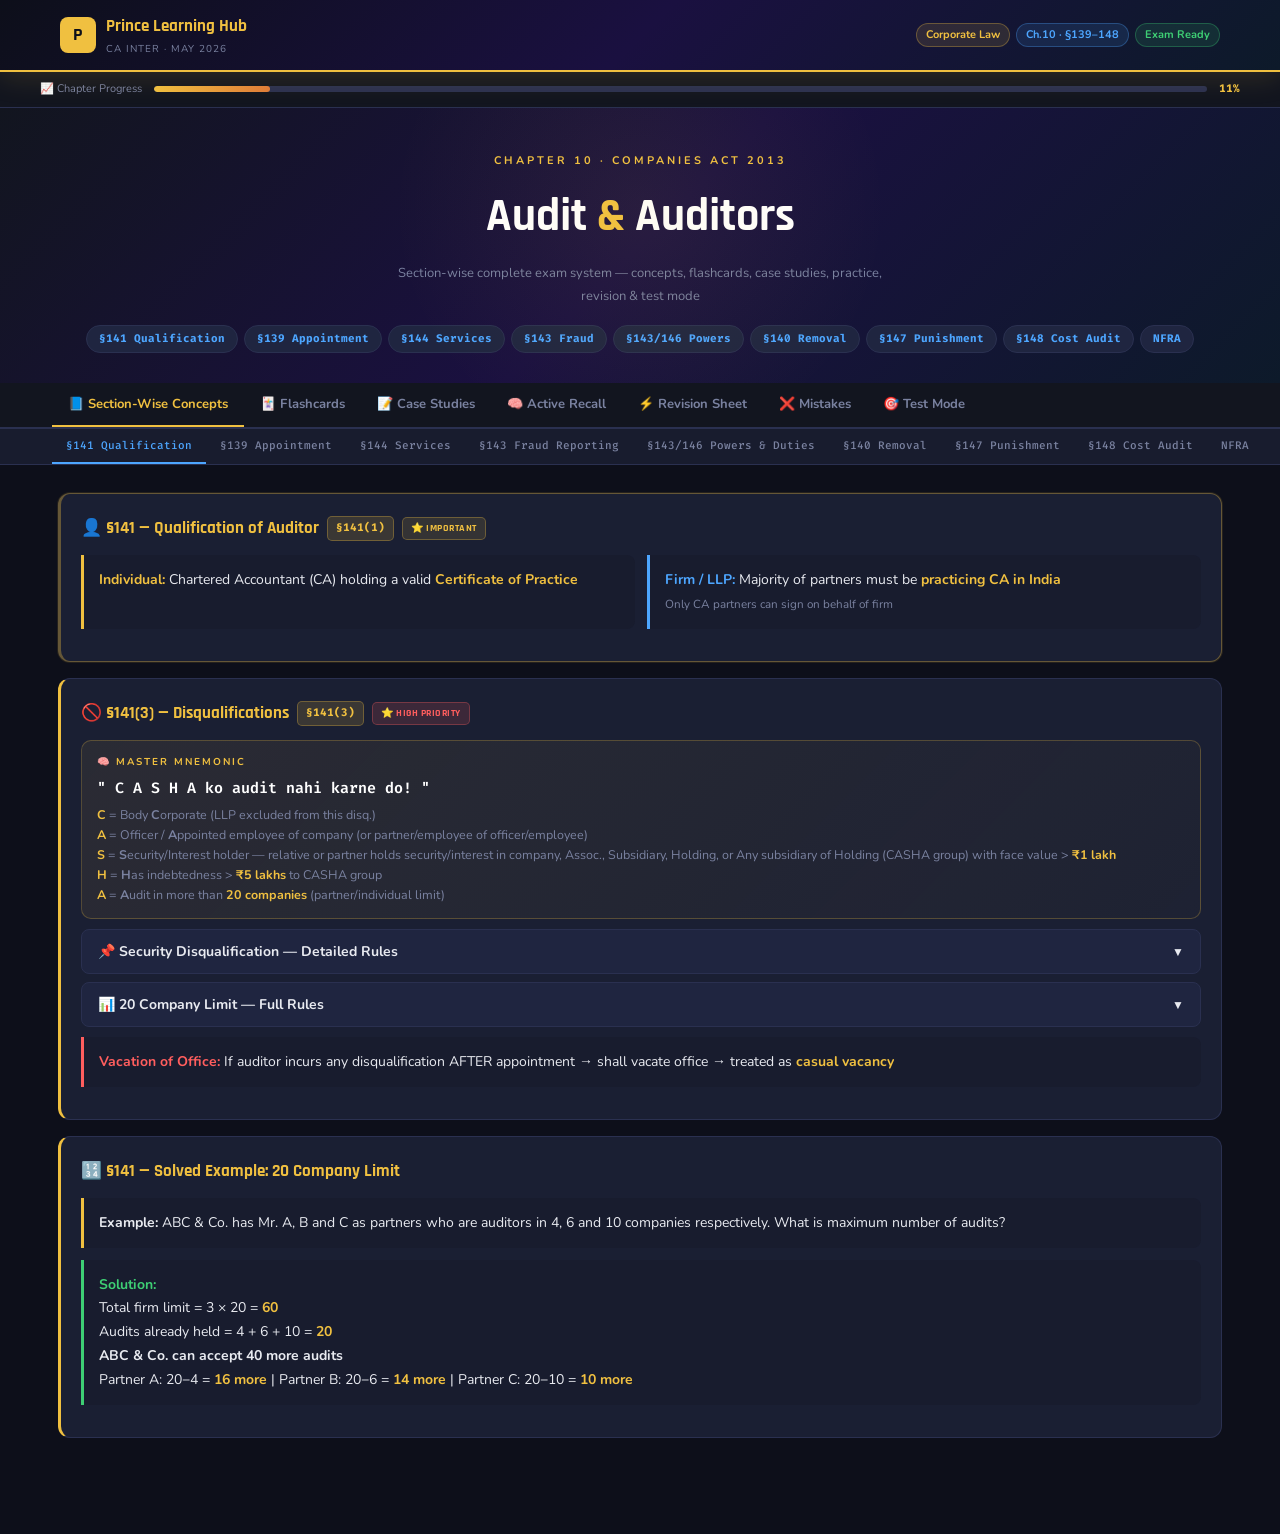
<file: All in LAW.html>
<!DOCTYPE html>
<html lang="en">
<head>
<meta charset="UTF-8">
<meta name="viewport" content="width=device-width, initial-scale=1.0">
<title>Audit & Auditors | Prince Learning Hub</title>
<link href="https://fonts.googleapis.com/css2?family=Rajdhani:wght@400;500;600;700&family=Fira+Code:wght@400;500&family=Nunito:wght@400;600;700;800&display=swap" rel="stylesheet">
<style>
:root {
  --bg:#0d0f1a; --bg2:#12151f; --bg3:#181c2e;
  --card:#1a1f33; --card2:#1f2540;
  --accent:#f0c040; --accent2:#e07b39;
  --blue:#4da6ff; --green:#3ecf74; --red:#ff5e5e;
  --purple:#a78bfa; --pink:#f472b6; --cyan:#22d3ee;
  --text:#e8eaf0; --muted:#7a82a0; --border:#2a3050;
}
*,*::before,*::after{box-sizing:border-box;margin:0;padding:0}
html{scroll-behavior:smooth}
body{background:var(--bg);color:var(--text);font-family:'Nunito',sans-serif;font-size:15px;line-height:1.7;min-height:100vh}

/* HEADER */
header{background:linear-gradient(135deg,#0d0f1a,#1a1040,#0d1a2a);border-bottom:2px solid var(--accent);position:sticky;top:0;z-index:200;box-shadow:0 4px 30px rgba(240,192,64,.15)}
.header-inner{max-width:1200px;margin:0 auto;padding:12px 20px;display:flex;align-items:center;justify-content:space-between;flex-wrap:wrap;gap:8px}
.logo{display:flex;align-items:center;gap:10px}
.logo-icon{width:36px;height:36px;background:var(--accent);border-radius:8px;display:grid;place-items:center;font-size:18px;font-weight:900;color:#0d0f1a;font-family:'Rajdhani',sans-serif}
.logo-text{font-family:'Rajdhani',sans-serif;font-size:17px;font-weight:700;color:var(--accent)}
.logo-sub{font-size:10px;color:var(--muted);letter-spacing:1px}
.badge-row{display:flex;gap:6px;flex-wrap:wrap}
.badge{background:rgba(240,192,64,.12);border:1px solid rgba(240,192,64,.3);color:var(--accent);padding:2px 9px;border-radius:20px;font-size:11px;font-weight:700}
.badge.blue{background:rgba(77,166,255,.12);border-color:rgba(77,166,255,.3);color:var(--blue)}
.badge.green{background:rgba(62,207,116,.12);border-color:rgba(62,207,116,.3);color:var(--green)}

/* HERO */
.hero{background:linear-gradient(135deg,#12151f,#1a1040,#0d1a2a);padding:44px 20px 30px;text-align:center;position:relative;overflow:hidden}
.hero::before{content:'';position:absolute;width:500px;height:500px;background:radial-gradient(circle,rgba(240,192,64,.07) 0%,transparent 70%);top:-150px;left:50%;transform:translateX(-50%);pointer-events:none}
.hero-tag{font-size:11px;letter-spacing:3px;color:var(--accent);font-weight:700;margin-bottom:8px;text-transform:uppercase}
.hero h1{font-family:'Rajdhani',sans-serif;font-size:clamp(26px,5vw,46px);font-weight:700;color:#fff;margin-bottom:6px}
.hero h1 span{color:var(--accent)}
.hero-desc{color:var(--muted);font-size:13px;max-width:520px;margin:0 auto 18px}
.sections-pill-row{display:flex;justify-content:center;flex-wrap:wrap;gap:6px}
.sec-pill{background:var(--card2);border:1px solid var(--border);padding:4px 12px;border-radius:20px;font-size:11px;font-weight:700;font-family:'Fira Code',monospace;color:var(--blue);cursor:pointer;transition:.2s}
.sec-pill:hover{border-color:var(--blue);background:rgba(77,166,255,.1)}

/* PROGRESS BAR */
.progress-bar-wrap{background:var(--bg2);padding:8px 20px;border-bottom:1px solid var(--border)}
.progress-inner{max-width:1200px;margin:0 auto;display:flex;align-items:center;gap:12px}
.progress-label{font-size:11px;color:var(--muted);white-space:nowrap}
.progress-track{flex:1;background:var(--border);border-radius:20px;height:6px;overflow:hidden}
.progress-fill{height:100%;background:linear-gradient(90deg,var(--accent),var(--accent2));border-radius:20px;transition:width .5s ease;width:0%}
.progress-pct{font-size:11px;font-weight:700;color:var(--accent);font-family:'Fira Code',monospace;white-space:nowrap}

/* MAIN NAV */
.main-nav{background:var(--bg2);border-bottom:2px solid var(--border);position:sticky;top:61px;z-index:150;overflow-x:auto;scrollbar-width:none}
.main-nav::-webkit-scrollbar{display:none}
.main-nav-inner{display:flex;max-width:1200px;margin:0 auto;padding:0 12px}
.main-tab{background:none;border:none;color:var(--muted);padding:12px 16px;font-family:'Nunito',sans-serif;font-size:13px;font-weight:700;cursor:pointer;border-bottom:2px solid transparent;white-space:nowrap;transition:.2s}
.main-tab:hover{color:var(--text)}
.main-tab.active{color:var(--accent);border-bottom-color:var(--accent)}

/* SECTION SUB-NAV */
.sub-nav{background:var(--bg3);border-bottom:1px solid var(--border);overflow-x:auto;scrollbar-width:none}
.sub-nav::-webkit-scrollbar{display:none}
.sub-nav-inner{display:flex;max-width:1200px;margin:0 auto;padding:0 12px;gap:0}
.sub-tab{background:none;border:none;color:var(--muted);padding:9px 14px;font-family:'Fira Code',monospace;font-size:11px;font-weight:500;cursor:pointer;border-bottom:2px solid transparent;white-space:nowrap;transition:.2s}
.sub-tab:hover{color:var(--blue)}
.sub-tab.active{color:var(--blue);border-bottom-color:var(--blue)}

/* LAYOUT */
.page{display:none}
.page.active{display:block;animation:fadeIn .3s ease}
@keyframes fadeIn{from{opacity:0;transform:translateY(8px)}to{opacity:1;transform:translateY(0)}}
.main{max-width:1200px;margin:0 auto;padding:28px 18px 80px}
.sub-page{display:none}
.sub-page.active{display:block;animation:fadeIn .25s ease}

/* CARDS */
.card{background:var(--card);border:1px solid var(--border);border-radius:12px;padding:20px;margin-bottom:16px}
.card.starred{border-color:rgba(240,192,64,.35);box-shadow:0 0 0 1px rgba(240,192,64,.1)}
.card-title{font-family:'Rajdhani',sans-serif;font-size:17px;font-weight:700;color:var(--accent);margin-bottom:12px;display:flex;align-items:center;gap:8px;flex-wrap:wrap}
.sec-badge{background:rgba(240,192,64,.15);border:1px solid rgba(240,192,64,.3);padding:2px 8px;border-radius:5px;font-size:11px;font-family:'Fira Code',monospace}
.priority-tag{background:rgba(255,94,94,.15);border:1px solid rgba(255,94,94,.3);color:var(--red);padding:2px 8px;border-radius:5px;font-size:10px;font-weight:800;letter-spacing:.5px}
.priority-tag.med{background:rgba(240,192,64,.12);border-color:rgba(240,192,64,.3);color:var(--accent)}

/* CONCEPT BOXES */
.cbox{background:var(--bg3);border-left:3px solid var(--accent);border-radius:0 8px 8px 0;padding:13px 15px;margin-bottom:12px;font-size:14px}
.cbox.blue{border-left-color:var(--blue)}
.cbox.green{border-left-color:var(--green)}
.cbox.red{border-left-color:var(--red)}
.cbox.purple{border-left-color:var(--purple)}
.cbox.cyan{border-left-color:var(--cyan)}

/* MNEMONIC */
.mnem{background:linear-gradient(135deg,rgba(240,192,64,.08),rgba(240,192,64,.02));border:1px solid rgba(240,192,64,.25);border-radius:10px;padding:13px 15px;margin:10px 0}
.mnem-label{font-size:10px;letter-spacing:2px;color:var(--accent);font-weight:700;margin-bottom:5px;text-transform:uppercase}
.mnem-text{font-family:'Fira Code',monospace;font-size:15px;color:#fff;font-weight:600;margin-bottom:4px}
.mnem-exp{font-size:12.5px;color:var(--muted);line-height:1.6}

/* TABLE */
.tbl{width:100%;border-collapse:collapse;margin:10px 0;font-size:13.5px}
.tbl th{background:var(--card2);color:var(--accent);padding:9px 12px;font-family:'Rajdhani',sans-serif;font-size:12px;font-weight:700;text-align:left;border-bottom:2px solid var(--border);letter-spacing:.3px}
.tbl td{padding:8px 12px;border-bottom:1px solid var(--border);vertical-align:top}
.tbl tr:hover td{background:rgba(255,255,255,.02)}
.tbl tr:last-child td{border-bottom:none}

/* GRID */
.grid2{display:grid;grid-template-columns:1fr 1fr;gap:12px}
.grid3{display:grid;grid-template-columns:1fr 1fr 1fr;gap:12px}
@media(max-width:700px){.grid2,.grid3{grid-template-columns:1fr}}

/* HIGHLIGHTS */
.hl{color:var(--accent);font-weight:700}
.hl-b{color:var(--blue);font-weight:700}
.hl-g{color:var(--green);font-weight:700}
.hl-r{color:var(--red);font-weight:700}
.hl-p{color:var(--purple);font-weight:700}
.hl-c{color:var(--cyan);font-weight:700}

/* STEP LIST */
.step-list{list-style:none;counter-reset:steps}
.step-list li{counter-increment:steps;padding:7px 0 7px 34px;position:relative;border-bottom:1px solid rgba(255,255,255,.04);font-size:13.5px}
.step-list li::before{content:counter(steps);position:absolute;left:0;top:7px;background:var(--accent);color:#0d0f1a;width:22px;height:22px;border-radius:50%;display:grid;place-items:center;font-size:11px;font-weight:900;font-family:'Rajdhani',sans-serif}

/* BULLET LIST */
.b-list{list-style:none}
.b-list li{padding:4px 0 4px 16px;position:relative;font-size:13.5px}
.b-list li::before{content:'◆';position:absolute;left:0;color:var(--accent);font-size:8px;top:9px}

/* FLIP CARD (Flashcard) */
.flashcard-grid{display:grid;grid-template-columns:repeat(auto-fill,minmax(260px,1fr));gap:14px;margin-top:10px}
.flip-card{height:160px;cursor:pointer;perspective:1000px}
.flip-inner{position:relative;width:100%;height:100%;transition:transform .55s cubic-bezier(.4,0,.2,1);transform-style:preserve-3d}
.flip-card.flipped .flip-inner{transform:rotateY(180deg)}
.flip-front,.flip-back{position:absolute;width:100%;height:100%;backface-visibility:hidden;border-radius:12px;padding:16px;display:flex;flex-direction:column;justify-content:center}
.flip-front{background:var(--card2);border:1px solid var(--border)}
.flip-back{background:linear-gradient(135deg,#1a2a1a,#1a1f33);border:1px solid rgba(62,207,116,.25);transform:rotateY(180deg)}
.flip-q{font-size:13px;font-weight:700;color:var(--blue);text-align:center}
.flip-a{font-size:12.5px;color:var(--text);text-align:center}
.flip-hint{font-size:10px;color:var(--muted);text-align:center;margin-top:8px}
.flip-section{font-size:10px;color:var(--accent);font-family:'Fira Code',monospace;margin-bottom:8px;text-align:center}

/* ACCORDION */
.accordion{margin-bottom:8px}
.acc-btn{width:100%;background:var(--card2);border:1px solid var(--border);color:var(--text);padding:12px 16px;border-radius:8px;text-align:left;cursor:pointer;font-family:'Nunito',sans-serif;font-size:14px;font-weight:700;display:flex;justify-content:space-between;align-items:center;transition:.2s}
.acc-btn:hover{border-color:var(--accent);color:var(--accent)}
.acc-btn.open{border-color:var(--accent);color:var(--accent);border-radius:8px 8px 0 0}
.acc-arrow{transition:transform .3s;font-size:12px}
.acc-btn.open .acc-arrow{transform:rotate(180deg)}
.acc-body{background:var(--bg3);border:1px solid var(--border);border-top:none;border-radius:0 0 8px 8px;padding:14px 16px;display:none;font-size:13.5px}
.acc-body.open{display:block;animation:fadeIn .2s}

/* QA CARDS */
.qa-card{background:var(--card);border:1px solid var(--border);border-radius:12px;margin-bottom:18px;overflow:hidden}
.qa-q{background:var(--card2);padding:14px 18px;font-weight:700;font-size:13.5px;color:var(--blue);border-bottom:1px solid var(--border);display:flex;gap:10px;align-items:flex-start}
.qa-mark{background:var(--blue);color:#0d0f1a;font-size:10px;font-weight:900;padding:2px 7px;border-radius:4px;margin-top:3px;white-space:nowrap}
.qa-ans{padding:16px 18px}
.qa-step{display:flex;gap:10px;margin-bottom:10px}
.qa-label{border:1px solid;padding:2px 8px;border-radius:4px;font-size:10px;font-weight:800;white-space:nowrap;font-family:'Fira Code',monospace;margin-top:3px;height:fit-content}
.qa-label.prov{background:rgba(77,166,255,.12);border-color:rgba(77,166,255,.3);color:var(--blue)}
.qa-label.app{background:rgba(62,207,116,.12);border-color:rgba(62,207,116,.3);color:var(--green)}
.qa-label.conc{background:rgba(240,192,64,.12);border-color:rgba(240,192,64,.3);color:var(--accent)}

/* PRACTICE */
.pq{background:var(--card);border:1px solid var(--border);border-radius:10px;padding:15px 18px;margin-bottom:12px}
.pq-row{display:flex;gap:12px;align-items:flex-start}
.q-num{background:var(--accent);color:#0d0f1a;font-weight:900;font-size:13px;width:28px;height:28px;border-radius:50%;display:grid;place-items:center;flex-shrink:0;font-family:'Rajdhani',sans-serif}
.ans-box{background:var(--bg3);border:1px solid var(--border);border-radius:8px;padding:12px;margin-top:10px;display:none;animation:fadeIn .2s;font-size:13.5px}
.ans-box.show{display:block}
.show-btn{background:none;border:1px solid var(--accent);color:var(--accent);padding:4px 12px;border-radius:6px;font-size:12px;font-weight:700;cursor:pointer;margin-top:10px;font-family:'Nunito',sans-serif;transition:.2s}
.show-btn:hover{background:rgba(240,192,64,.1)}

/* REVISION */
.rev-grid{display:grid;grid-template-columns:repeat(auto-fit,minmax(270px,1fr));gap:12px}
.rev-card{background:var(--card);border:1px solid var(--border);border-radius:10px;padding:15px}
.rev-card-title{font-family:'Rajdhani',sans-serif;font-size:15px;font-weight:700;color:var(--accent);margin-bottom:10px;padding-bottom:7px;border-bottom:1px solid var(--border)}
.kw-list{list-style:none}
.kw-list li{padding:4px 0 4px 16px;position:relative;font-size:13px;border-bottom:1px solid rgba(255,255,255,.03)}
.kw-list li::before{content:'▸';position:absolute;left:0;color:var(--accent)}

/* MISTAKE CARD */
.mc{background:rgba(255,94,94,.04);border:1px solid rgba(255,94,94,.18);border-radius:10px;padding:13px 15px;margin-bottom:10px;display:flex;gap:12px}
.mc-wrong{font-size:13px;color:var(--red);font-weight:600}
.mc-right{font-size:13px;color:var(--green);margin-top:4px}

/* TEST */
.test-header{background:linear-gradient(135deg,rgba(62,207,116,.07),rgba(62,207,116,.02));border:1px solid rgba(62,207,116,.2);border-radius:12px;padding:18px;margin-bottom:18px;display:flex;align-items:center;justify-content:space-between;flex-wrap:wrap;gap:12px}
.test-meta{display:flex;gap:16px;flex-wrap:wrap}
.tmv{font-family:'Rajdhani',sans-serif;font-size:22px;font-weight:700;color:var(--green);display:block}
.tml{font-size:11px;color:var(--muted)}
.timer-disp{font-family:'Fira Code',monospace;font-size:28px;font-weight:700;color:var(--accent)}
#timerBtn{background:var(--green);color:#0d0f1a;border:none;padding:9px 20px;border-radius:8px;font-weight:800;font-size:14px;cursor:pointer;font-family:'Nunito',sans-serif;transition:.2s}
#timerBtn:hover{filter:brightness(1.1)}
.test-q{background:var(--card);border:1px solid var(--border);border-radius:12px;margin-bottom:14px;overflow:hidden}
.test-qh{background:var(--card2);padding:11px 17px;display:flex;justify-content:space-between;align-items:center;border-bottom:1px solid var(--border)}
.test-qnum{font-family:'Rajdhani',sans-serif;font-size:15px;font-weight:700;color:var(--accent)}
.test-qm{font-size:12px;color:var(--muted);font-weight:700}
.test-qb{padding:14px 17px}
textarea.ai{width:100%;background:var(--bg3);border:1px solid var(--border);border-radius:8px;color:var(--text);font-family:'Nunito',sans-serif;font-size:13.5px;padding:11px;resize:vertical;min-height:90px;margin-top:10px;outline:none;transition:border .2s}
textarea.ai:focus{border-color:var(--accent)}
.submit-btn{background:linear-gradient(135deg,var(--accent),var(--accent2));color:#0d0f1a;border:none;padding:12px 28px;border-radius:8px;font-weight:800;font-size:15px;cursor:pointer;font-family:'Rajdhani',sans-serif;transition:.2s;display:block;width:100%;margin-top:14px;letter-spacing:.5px}
.submit-btn:hover{transform:translateY(-2px);box-shadow:0 6px 20px rgba(240,192,64,.3)}
.eval-box{background:linear-gradient(135deg,rgba(62,207,116,.05),rgba(62,207,116,.01));border:1px solid rgba(62,207,116,.18);border-radius:12px;padding:18px;margin-top:18px;display:none}
.eval-box.show{display:block;animation:fadeIn .4s}
.eval-title{font-family:'Rajdhani',sans-serif;font-size:18px;font-weight:700;color:var(--green);margin-bottom:12px}
.eval-qr{background:var(--card);border:1px solid var(--border);border-radius:10px;padding:13px 15px;margin-bottom:12px}
.eval-qt{font-weight:700;color:var(--blue);margin-bottom:6px;font-size:13px}
.marks-disp{font-family:'Fira Code',monospace;font-size:20px;font-weight:700;color:var(--accent)}
.fb-text{font-size:13px;color:var(--muted);margin-top:5px}
.model-ans{background:var(--bg3);border-radius:8px;padding:12px;margin-top:9px;font-size:13px}

/* TIMELINE */
.timeline{position:relative;padding-left:28px;margin:10px 0}
.timeline::before{content:'';position:absolute;left:10px;top:0;bottom:0;width:2px;background:var(--border)}
.tl-item{position:relative;margin-bottom:18px}
.tl-dot{position:absolute;left:-23px;top:4px;width:14px;height:14px;background:var(--accent);border-radius:50%;border:2px solid var(--bg)}
.tl-title{font-weight:700;color:var(--accent);font-size:14px;margin-bottom:3px}
.tl-body{font-size:13.5px;color:var(--text)}

/* TAGS */
.tag{display:inline-block;background:rgba(77,166,255,.1);border:1px solid rgba(77,166,255,.25);color:var(--blue);padding:2px 8px;border-radius:12px;font-size:11px;font-weight:700;font-family:'Fira Code',monospace;margin:2px}
.tag.y{background:rgba(240,192,64,.1);border-color:rgba(240,192,64,.25);color:var(--accent)}
.tag.r{background:rgba(255,94,94,.1);border-color:rgba(255,94,94,.25);color:var(--red)}
.tag.g{background:rgba(62,207,116,.1);border-color:rgba(62,207,116,.25);color:var(--green)}
.tag.p{background:rgba(167,139,250,.1);border-color:rgba(167,139,250,.25);color:var(--purple)}

/* SCROLL TOP */
.scroll-top{position:fixed;bottom:22px;right:22px;background:var(--accent);color:#0d0f1a;border:none;width:38px;height:38px;border-radius:50%;font-size:16px;cursor:pointer;display:none;place-items:center;z-index:99;font-weight:900;transition:.2s;box-shadow:0 4px 14px rgba(240,192,64,.3)}
.scroll-top.show{display:grid}
.scroll-top:hover{transform:translateY(-2px)}

/* SEARCH */
.search-wrap{position:relative;margin-bottom:18px}
.search-input{width:100%;background:var(--card2);border:1px solid var(--border);border-radius:8px;color:var(--text);font-family:'Nunito',sans-serif;font-size:14px;padding:10px 16px 10px 40px;outline:none;transition:.2s}
.search-input:focus{border-color:var(--accent)}
.search-icon{position:absolute;left:14px;top:50%;transform:translateY(-50%);color:var(--muted);font-size:15px;pointer-events:none}
.search-result-count{font-size:12px;color:var(--muted);margin-top:6px}

/* SCORE TRACKER */
.score-panel{background:var(--card2);border:1px solid var(--border);border-radius:12px;padding:16px;margin-bottom:18px;display:flex;gap:16px;flex-wrap:wrap;align-items:center}
.score-item{text-align:center}
.score-val{font-family:'Rajdhani',sans-serif;font-size:24px;font-weight:700;display:block}
.score-lbl{font-size:11px;color:var(--muted)}

/* COMPARE TABLE */
.compare-wrap{overflow-x:auto}

/* SECTION COLOR ACCENTS */
.s139{border-left:3px solid var(--blue)}
.s141{border-left:3px solid var(--accent)}
.s143{border-left:3px solid var(--red)}
.s144{border-left:3px solid var(--purple)}
.s147{border-left:3px solid var(--pink)}
.s148{border-left:3px solid var(--cyan)}

/* DIVIDER */
hr.sec{border:none;border-top:1px solid var(--border);margin:20px 0}

/* INFO BOX */
.info-box{background:rgba(77,166,255,.06);border:1px solid rgba(77,166,255,.2);border-radius:10px;padding:13px 15px;margin:12px 0;font-size:13.5px}
.warn-box{background:rgba(240,192,64,.06);border:1px solid rgba(240,192,64,.2);border-radius:10px;padding:13px 15px;margin:12px 0;font-size:13.5px}
.danger-box{background:rgba(255,94,94,.06);border:1px solid rgba(255,94,94,.2);border-radius:10px;padding:13px 15px;margin:12px 0;font-size:13.5px}
</style>
</head>
<body>

<!-- HEADER -->
<header>
  <div class="header-inner">
    <div class="logo">
      <div class="logo-icon">P</div>
      <div>
        <div class="logo-text">Prince Learning Hub</div>
        <div class="logo-sub">CA INTER · MAY 2026</div>
      </div>
    </div>
    <div class="badge-row">
      <span class="badge">Corporate Law</span>
      <span class="badge blue">Ch.10 · §139–148</span>
      <span class="badge green">Exam Ready</span>
    </div>
  </div>
</header>

<!-- PROGRESS BAR -->
<div class="progress-bar-wrap">
  <div class="progress-inner">
    <span class="progress-label">📈 Chapter Progress</span>
    <div class="progress-track"><div class="progress-fill" id="progressFill"></div></div>
    <span class="progress-pct" id="progressPct">0%</span>
  </div>
</div>

<!-- HERO -->
<div class="hero">
  <div class="hero-tag">Chapter 10 · Companies Act 2013</div>
  <h1>Audit <span>&</span> Auditors</h1>
  <p class="hero-desc">Section-wise complete exam system — concepts, flashcards, case studies, practice, revision & test mode</p>
  <div class="sections-pill-row">
    <span class="sec-pill" onclick="goSection('s141')">§141 Qualification</span>
    <span class="sec-pill" onclick="goSection('s139')">§139 Appointment</span>
    <span class="sec-pill" onclick="goSection('s144')">§144 Services</span>
    <span class="sec-pill" onclick="goSection('s143')">§143 Fraud</span>
    <span class="sec-pill" onclick="goSection('s146')">§143/146 Powers</span>
    <span class="sec-pill" onclick="goSection('s140')">§140 Removal</span>
    <span class="sec-pill" onclick="goSection('s147')">§147 Punishment</span>
    <span class="sec-pill" onclick="goSection('s148')">§148 Cost Audit</span>
    <span class="sec-pill" onclick="goSection('nfra')">NFRA</span>
  </div>
</div>

<!-- MAIN NAV TABS -->
<nav class="main-nav">
  <div class="main-nav-inner">
    <button class="main-tab active" onclick="showMain('concepts',this)">📘 Section-Wise Concepts</button>
    <button class="main-tab" onclick="showMain('flashcards',this)">🃏 Flashcards</button>
    <button class="main-tab" onclick="showMain('caseqa',this)">📝 Case Studies</button>
    <button class="main-tab" onclick="showMain('practice',this)">🧠 Active Recall</button>
    <button class="main-tab" onclick="showMain('revision',this)">⚡ Revision Sheet</button>
    <button class="main-tab" onclick="showMain('mistakes',this)">❌ Mistakes</button>
    <button class="main-tab" onclick="showMain('test',this)">🎯 Test Mode</button>
  </div>
</nav>

<!-- SECTION SUB-NAV (only for concepts page) -->
<div class="sub-nav" id="subNav">
  <div class="sub-nav-inner">
    <button class="sub-tab active" id="sub-s141" onclick="showSub('s141',this)">§141 Qualification</button>
    <button class="sub-tab" id="sub-s139" onclick="showSub('s139',this)">§139 Appointment</button>
    <button class="sub-tab" id="sub-s144" onclick="showSub('s144',this)">§144 Services</button>
    <button class="sub-tab" id="sub-s143" onclick="showSub('s143',this)">§143 Fraud Reporting</button>
    <button class="sub-tab" id="sub-s146" onclick="showSub('s146',this)">§143/146 Powers & Duties</button>
    <button class="sub-tab" id="sub-s140" onclick="showSub('s140',this)">§140 Removal</button>
    <button class="sub-tab" id="sub-s147" onclick="showSub('s147',this)">§147 Punishment</button>
    <button class="sub-tab" id="sub-s148" onclick="showSub('s148',this)">§148 Cost Audit</button>
    <button class="sub-tab" id="sub-nfra" onclick="showSub('nfra',this)">NFRA</button>
  </div>
</div>

<div class="main">

<!-- ========== CONCEPTS PAGE ========== -->
<div id="page-concepts" class="page active">

  <!-- §141 QUALIFICATION -->
  <div id="sub-page-s141" class="sub-page active">
    <div class="card starred s141">
      <div class="card-title">👤 §141 — Qualification of Auditor <span class="sec-badge">§141(1)</span> <span class="priority-tag med">⭐ IMPORTANT</span></div>
      <div class="grid2">
        <div class="cbox">
          <b class="hl">Individual:</b> Chartered Accountant (CA) holding a valid <span class="hl">Certificate of Practice</span>
        </div>
        <div class="cbox blue">
          <b class="hl-b">Firm / LLP:</b> Majority of partners must be <span class="hl">practicing CA in India</span><br>
          <small style="color:var(--muted)">Only CA partners can sign on behalf of firm</small>
        </div>
      </div>
    </div>

    <div class="card s141">
      <div class="card-title">🚫 §141(3) — Disqualifications <span class="sec-badge">§141(3)</span> <span class="priority-tag">⭐ HIGH PRIORITY</span></div>
      <div class="mnem">
        <div class="mnem-label">🧠 Master Mnemonic</div>
        <div class="mnem-text">" C A S H A ko audit nahi karne do! "</div>
        <div class="mnem-exp">
          <b class="hl">C</b> = Body <b>C</b>orporate (LLP excluded from this disq.)<br>
          <b class="hl">A</b> = Officer / <b>A</b>ppointed employee of company (or partner/employee of officer/employee)<br>
          <b class="hl">S</b> = <b>S</b>ecurity/Interest holder — relative or partner holds security/interest in company, Assoc., Subsidiary, Holding, or Any subsidiary of Holding (CASHA group) with face value &gt; <span class="hl">₹1 lakh</span><br>
          <b class="hl">H</b> = <b>H</b>as indebtedness &gt; <span class="hl">₹5 lakhs</span> to CASHA group<br>
          <b class="hl">A</b> = <b>A</b>udit in more than <span class="hl">20 companies</span> (partner/individual limit)
        </div>
      </div>
      <div class="accordion">
        <button class="acc-btn" onclick="toggleAcc(this)">📌 Security Disqualification — Detailed Rules <span class="acc-arrow">▼</span></button>
        <div class="acc-body">
          <ul class="b-list">
            <li>All relatives together may hold security of face value <span class="hl">not exceeding ₹1 lakh</span> in such companies</li>
            <li>If relative acquires security exceeding ₹1 lakh after appointment → auditor must take <span class="hl-r">corrective action within 60 days</span></li>
            <li>Guarantor for indebtedness of third person in excess of <span class="hl">₹1 lakh</span> to CASHA → disqualified</li>
            <li>Business relationship with CASHA = transaction for commercial purpose (except: professional services transactions &amp; transactions in ordinary course at arm's length price)</li>
            <li>Partner/partner of firm who is auditor in more than <span class="hl">20 companies</span> as on appointment date</li>
          </ul>
        </div>
      </div>
      <div class="accordion">
        <button class="acc-btn" onclick="toggleAcc(this)">📊 20 Company Limit — Full Rules <span class="acc-arrow">▼</span></button>
        <div class="acc-body">
          <table class="tbl">
            <tr><th>Rule</th><th>Detail</th></tr>
            <tr><td>Individual limit</td><td>Max <span class="hl">20 companies</span></td></tr>
            <tr><td>Firm limit</td><td>No. of <span class="hl">CA partners × 20</span></td></tr>
            <tr><td><span class="hl-g">NOT counted</span> in 20 limit</td><td>Private company (paid-up &lt;₹100 cr, not defaulted u/s 92 &amp; 137), <b>Dormant</b> company, <b>OPC</b>, <b>Small company</b></td></tr>
          </table>
          <div class="warn-box" style="margin-top:10px">
            ⚠️ <b>Private co limit:</b> Appointment in private company having paid-up share capital &lt;₹100 crores (not defaulted u/s 92 &amp; 137), dormant company, OPC and small company — NOT be considered within limit of 20 companies.<br>
            In case of <b>firm</b>, limit of 20 audits is per person but if a person is partner in multiple firms, all such firms in which he is a partner will together be entitled to 20 audits on his account.
          </div>
        </div>
      </div>
      <div class="cbox red" style="margin-top:10px">
        <b class="hl-r">Vacation of Office:</b> If auditor incurs any disqualification AFTER appointment → shall vacate office → treated as <span class="hl">casual vacancy</span>
      </div>
    </div>

    <div class="card s141">
      <div class="card-title">🔢 §141 — Solved Example: 20 Company Limit</div>
      <div class="cbox">
        <b>Example:</b> ABC &amp; Co. has Mr. A, B and C as partners who are auditors in 4, 6 and 10 companies respectively. What is maximum number of audits?
      </div>
      <div class="cbox green">
        <b class="hl-g">Solution:</b><br>
        Total firm limit = 3 × 20 = <span class="hl">60</span><br>
        Audits already held = 4 + 6 + 10 = <span class="hl">20</span><br>
        <b>ABC &amp; Co. can accept 40 more audits</b><br>
        Partner A: 20−4 = <span class="hl">16 more</span> | Partner B: 20−6 = <span class="hl">14 more</span> | Partner C: 20−10 = <span class="hl">10 more</span>
      </div>
    </div>
  </div>

  <!-- §139 APPOINTMENT -->
  <div id="sub-page-s139" class="sub-page">
    <div class="card starred s139">
      <div class="card-title">🏛️ §139 — Appointment of Auditors <span class="sec-badge">§139</span> <span class="priority-tag">⭐ HIGH PRIORITY</span></div>
      <div class="grid2">
        <div class="cbox blue">
          <b class="hl-b">🏛️ Government Company</b>
          <div class="timeline" style="margin-top:10px">
            <div class="tl-item"><div class="tl-dot"></div><div class="tl-title">First Auditor</div><div class="tl-body"><span class="hl">CAG within 60 days</span> of registration</div></div>
            <div class="tl-item"><div class="tl-dot"></div><div class="tl-title">CAG fails?</div><div class="tl-body">BOD appoints within next <span class="hl">30 days</span></div></div>
            <div class="tl-item"><div class="tl-dot"></div><div class="tl-title">BOD fails?</div><div class="tl-body">Members inform → appoint at EGM (within 60 days)</div></div>
            <div class="tl-item"><div class="tl-dot"></div><div class="tl-title">Subsequent Auditor</div><div class="tl-body"><span class="hl">CAG appoints</span> within 180 days of FY commencement</div></div>
            <div class="tl-item"><div class="tl-dot"></div><div class="tl-title">Casual Vacancy</div><div class="tl-body">CAG fills within <span class="hl">30 days</span>. CAG fails → BOD in 30 days</div></div>
          </div>
        </div>
        <div class="cbox green">
          <b class="hl-g">🏢 Other Company</b>
          <div class="timeline" style="margin-top:10px">
            <div class="tl-item"><div class="tl-dot"></div><div class="tl-title">First Auditor</div><div class="tl-body"><span class="hl">BOD within 30 days</span> of registration</div></div>
            <div class="tl-item"><div class="tl-dot"></div><div class="tl-title">BOD fails?</div><div class="tl-body">Inform members → Members appoint at EGM</div></div>
            <div class="tl-item"><div class="tl-dot"></div><div class="tl-title">Subsequent Auditor</div><div class="tl-body">BOD recommends name → Members appoint at AGM. Hold office till <span class="hl">6th AGM</span></div></div>
            <div class="tl-item"><div class="tl-dot"></div><div class="tl-title">Casual Vacancy</div><div class="tl-body">BOD fills within <span class="hl">30 days</span>. Hold office till next AGM</div></div>
          </div>
        </div>
      </div>
      <div class="mnem">
        <div class="mnem-label">🧠 Timeline Trick</div>
        <div class="mnem-text">GOV = 60 days | OTHERS = 30 days | CASUAL = 30 days (both)</div>
      </div>
      <div class="info-box">
        📌 <b>First Auditor Note:</b> holds office until conclusion of <b>1st AGM</b>. Period as first auditor is <span class="hl-r">NOT to be considered</span> for calculating term as subsequent auditor.
      </div>
    </div>

    <div class="card s139">
      <div class="card-title">📅 Term &amp; Cooling Period <span class="sec-badge">§139(2)</span></div>
      <table class="tbl">
        <tr><th>Company Type</th><th>Individual</th><th>Firm / LLP</th></tr>
        <tr>
          <td>Listed / Unlisted public (paid-up ≥₹10cr) / Private (paid-up ≥₹50cr) / Public borrowings/deposits ≥₹50cr</td>
          <td><span class="hl">1 term of 5 years</span></td>
          <td><span class="hl">2 terms of 5 years each</span></td>
        </tr>
        <tr><td>Other companies</td><td colspan="2" style="text-align:center"><span class="hl-g">Any number of terms</span></td></tr>
      </table>
      <div class="cbox red" style="margin-top:12px">
        ⏳ <b class="hl-r">Cooling Period = 5 years</b> — after completing term, NOT eligible for re-appointment in SAME company.<br>
        <span class="hl-g">Key:</span> Cooling period does NOT apply to subsidiary, holding, or any other company — ONLY same company!
      </div>
      <div class="accordion" style="margin-top:12px">
        <button class="acc-btn" onclick="toggleAcc(this)">📌 Cooling Period — Special Situations <span class="acc-arrow">▼</span></button>
        <div class="acc-body">
          <ul class="b-list">
            <li>On date of appointment of audit firm: shall NOT have any <span class="hl">common partner</span> with outgoing firm whose tenure expired in immediately preceding FY. If common partners exist → cooling period of 5 years.</li>
            <li>If a partner (who certifies FS) retires from audit firm (which has completed term) and joins another firm → such other firm also becomes <span class="hl-r">ineligible for 5 years</span></li>
            <li>A person shall NOT be eligible to be appointed as auditor if it is associated with outgoing auditor under <span class="hl">same network</span> (same brand name, trade name or common control)</li>
            <li>Cooling off period for a company does NOT apply to any other company (example: such auditor can audit company's subsidiary or any service except statutory audit)</li>
          </ul>
        </div>
      </div>
    </div>

    <div class="card s139">
      <div class="card-title">📣 §139 — Rotation of Auditor</div>
      <div class="grid2">
        <div class="cbox">
          Members of company may provide that:<br>
          • Audit conducted by more than 1 auditor, OR<br>
          • In case of firm: audit partner &amp; his team shall be <span class="hl">rotated at intervals decided by members</span>
        </div>
        <div class="cbox blue">
          If company appointed <b>joint auditors</b> → company may follow rotation in manner that all joint auditors do not complete their term in same year
        </div>
      </div>
    </div>

    <div class="card s139">
      <div class="card-title">📌 §177 — Audit Committee: Companies Required to Constitute</div>
      <div class="grid2">
        <div class="cbox blue">
          <b class="hl-b">Must Constitute Audit Committee:</b>
          <ul class="b-list" style="margin-top:8px">
            <li>Listed public company</li>
            <li>Unlisted public co having (on date of last audited FS):</li>
            <li>Paid up capital ≥ <span class="hl">₹10 crores</span>, OR</li>
            <li>Turnover ≥ <span class="hl">₹100 crores</span>, OR</li>
            <li>Aggregate outstanding loan, borrowings, debenture &amp; deposits ≥ <span class="hl">₹50 crores</span></li>
          </ul>
        </div>
        <div class="cbox green">
          <b class="hl-g">Exception:</b> Company is exempt from constituting committee if it was earlier required to constitute but ceases to fulfil above conditions for <span class="hl">3 consecutive years</span>
        </div>
      </div>
      <div class="accordion" style="margin-top:10px">
        <button class="acc-btn" onclick="toggleAcc(this)">📋 Audit Committee — Appointment Recommendation Process <span class="acc-arrow">▼</span></button>
        <div class="acc-body">
          <div class="grid2">
            <div>
              <b class="hl-b">If Audit Committee required:</b>
              <ol class="step-list" style="margin-top:8px">
                <li>Audit Committee recommends auditor name to BOD</li>
                <li>If BOD agrees → recommend to members at AGM</li>
                <li>If BOD disagrees → refer back to Audit Committee with reasons</li>
                <li>If AC still does not reconsider → BOD shall record reasons &amp; send its own recommendation to AGM</li>
              </ol>
            </div>
            <div>
              <b class="hl-g">If Audit Committee NOT required:</b>
              <ol class="step-list" style="margin-top:8px">
                <li>BOD itself recommends name to members</li>
                <li>Members appoint at AGM</li>
              </ol>
              <div class="info-box" style="margin-top:10px">
                📌 Before appointment: written consent + certificate (eligible, not disqualified, as per term, within limits, no proceedings against) must be obtained
              </div>
            </div>
          </div>
        </div>
      </div>
    </div>

    <div class="card s139">
      <div class="card-title">💰 §142 — Remuneration of Auditors</div>
      <table class="tbl">
        <tr><th>Situation</th><th>Who Fixes Remuneration</th></tr>
        <tr><td>First auditor appointed by BOD</td><td><span class="hl">BOD fixes</span> remuneration</td></tr>
        <tr><td>Otherwise (subsequent)</td><td><span class="hl">Fixed in General Meeting</span> or in manner determined in GM</td></tr>
        <tr><td>Includes</td><td>Out-of-pocket expenses, any facility extended to auditor by company</td></tr>
        <tr><td>Excludes</td><td>Remuneration for any other service rendered at <span class="hl">request of company</span></td></tr>
      </table>
    </div>
  </div>

  <!-- §144 PROHIBITED SERVICES -->
  <div id="sub-page-s144" class="sub-page">
    <div class="card starred s144">
      <div class="card-title">🚫 §144 — Services Auditor CANNOT Provide <span class="sec-badge">§144</span> <span class="priority-tag med">⭐ IMPORTANT</span></div>
      <div class="cbox red">
        <b>Rule:</b> Auditor shall provide services approved by BOD or audit committee ONLY. But shall NOT include following services (directly or indirectly) to company, its <span class="hl">holding</span> or <span class="hl">subsidiary</span> company.
      </div>
      <div class="mnem">
        <div class="mnem-label">🧠 Mnemonic — Remember All 9</div>
        <div class="mnem-text">" I A D M · I O I A O "</div>
        <div class="mnem-exp">
          <b>I</b>nvestment banking services &nbsp;|&nbsp; <b>A</b>ctuarial services &nbsp;|&nbsp; <b>D</b>esign &amp; implementation of FIS &nbsp;|&nbsp; <b>M</b>anagement services<br>
          <b>I</b>nvestment advisory services &nbsp;|&nbsp; <b>O</b>utsourced financial services (rendering) &nbsp;|&nbsp; <b>I</b>nternal audit &nbsp;|&nbsp; <b>A</b>ccounting &amp; bookkeeping &nbsp;|&nbsp; <b>O</b>ther prescribed services
        </div>
      </div>
      <table class="tbl" style="margin-top:14px">
        <tr><th>#</th><th>Prohibited Service</th><th>Why Important</th></tr>
        <tr><td>(i)</td><td>Investment banking services</td><td>Conflict of interest</td></tr>
        <tr><td>(ii)</td><td>Actuarial services</td><td>Self-review threat</td></tr>
        <tr><td>(iii)</td><td>Design &amp; implementation of financial information system</td><td>Self-review threat</td></tr>
        <tr><td>(iv)</td><td>Management services</td><td>Management threat</td></tr>
        <tr><td>(v)</td><td>Investment advisory services</td><td>Conflict of interest</td></tr>
        <tr><td>(vi)</td><td>Rendering of outsourced financial services</td><td>Self-review threat</td></tr>
        <tr><td>(vii)</td><td>Internal audit</td><td>Self-review threat</td></tr>
        <tr><td>(viii)</td><td>Accounting and book keeping services</td><td>Self-review threat</td></tr>
        <tr><td>(ix)</td><td>Other prescribed services</td><td>As notified</td></tr>
      </table>
      <div class="warn-box" style="margin-top:12px">
        ⚠️ <b>Note on "directly or indirectly":</b><br>
        • If auditor is individual: Himself or through his relative or person connected with him<br>
        • If auditor is firm: Itself or through its partners or its parent, subsidiary or associate entity or other entity in which firm or its partner has significant influence, or whose name, trademark or brand is used by firm or its partners
      </div>
    </div>
  </div>

  <!-- §143 FRAUD REPORTING -->
  <div id="sub-page-s143" class="sub-page">
    <div class="card starred s143">
      <div class="card-title">🔍 §143(12) — Reporting of Frauds <span class="sec-badge">§143(12)</span> <span class="priority-tag">⭐ HIGH PRIORITY</span></div>
      <div class="danger-box">🚨 Yeh topic ICAI exams mein bahut zyada aata hai! Time limits exactly yaad rakho!</div>
      <div class="grid2">
        <div class="cbox red">
          <b class="hl-r">Fraud &lt; ₹1 Crore</b><br>
          By officers/employees of company
          <ol class="step-list" style="margin-top:10px">
            <li>Report to <span class="hl">Audit Committee or BOD within 2 days</span></li>
            <li>Specify: Nature, Approximate Amount, Parties involved</li>
            <li>AC/BOD discloses details in <span class="hl">BOD Report</span></li>
          </ol>
        </div>
        <div class="cbox purple">
          <b class="hl-p">Fraud ≥ ₹1 Crore</b><br>
          By officers/employees of company
          <ol class="step-list" style="margin-top:10px">
            <li>Report to <span class="hl">Audit Committee/BOD within 2 days</span></li>
            <li>Seek reply/observation within <span class="hl">45 days</span></li>
            <li>Reply received → Forward to CG within <span class="hl">15 days</span> of receipt</li>
            <li>No reply in 45 days → Forward to CG <span class="hl">directly</span> (with note)</li>
          </ol>
        </div>
      </div>
      <div class="cbox" style="margin-top:12px">
        <b>📬 How to Send Report to CG:</b><br>
        Secretary, MCA in <span class="hl">sealed cover</span> by <span class="hl">Registered Post with Acknowledgement Due</span> or Speed Post followed by <b>e-mail in confirmation of same</b><br>
        Report shall be on <span class="hl">letter head of auditor</span> containing his postal address, e-mail, contact number &amp; be signed by auditor with his seal &amp; indicate his membership number
      </div>
      <table class="tbl" style="margin-top:12px">
        <tr><th>Non-compliance Penalty</th><th>Amount</th></tr>
        <tr><td>Listed company</td><td><span class="hl-r">₹5 lakhs</span></td></tr>
        <tr><td>Any other company</td><td><span class="hl-r">₹1 lakh</span></td></tr>
      </table>
      <div class="info-box" style="margin-top:12px">
        📌 <b>Note:</b> Auditor shall report to CG only if he is first person to identify fraud during performance of his duties. But in all cases, he shall still report to BOD/Audit Committee.
      </div>
    </div>

    <div class="card s143">
      <div class="card-title">📋 §143 — Branch Audit <span class="sec-badge">§143</span></div>
      <div class="grid2">
        <div class="cbox blue">
          <b class="hl-b">Branch in India:</b><br>
          Accounts audited by company's auditor OR person qualified for appointment as auditor of company
        </div>
        <div class="cbox green">
          <b class="hl-g">Branch outside India:</b><br>
          Accounts audited by company's auditor OR an accountant OR person qualified to be auditor as per laws of that country
        </div>
      </div>
      <div class="info-box">📌 Branch auditor shall submit his report to company's auditor</div>
    </div>

    <div class="card s143">
      <div class="card-title">📄 §143 &amp; §145 — Auditor's Report</div>
      <div class="cbox">
        Auditor shall express opinion &amp; make report to members on accounts &amp; FS examined by him — as to whether FS give a <span class="hl">true and fair view</span> of state of affairs of company at end of FY and other prescribed matters.
      </div>
      <div class="accordion">
        <button class="acc-btn" onclick="toggleAcc(this)">📋 What Auditor's Report Shall Also State <span class="acc-arrow">▼</span></button>
        <div class="acc-body">
          <ul class="b-list">
            <li>Whether he has all <span class="hl">obtained information &amp; explanation</span> necessary for audit</li>
            <li>Whether proper BOA have been kept &amp; proper returns adequate for audit been received</li>
            <li>Whether report on accounts of <span class="hl">branch office</span> audited by others has been dealt with</li>
            <li>Whether company's <span class="hl">balance sheet and P&amp;L</span> account are in agreement with BOA and returns</li>
            <li>Whether FS comply with <span class="hl">Accounting Standards</span></li>
            <li>Qualification, reservation or adverse remark on maintenance of accounts</li>
            <li>Observation/comment on <span class="hl">financial transactions</span> having adverse effect on functioning of company</li>
            <li>Whether any director is disqualified from being appointed u/s 164(2)</li>
            <li>Whether company has adequate <span class="hl">internal financial controls</span> (not applicable to small private companies)</li>
            <li>Such other matters as may be prescribed (CARO 2020)</li>
          </ul>
          <div class="warn-box" style="margin-top:10px">
            If any above matter is answered in <b>negative or with qualification</b> → auditor's report shall state <span class="hl">reason for same</span>
          </div>
        </div>
      </div>
      <div class="accordion">
        <button class="acc-btn" onclick="toggleAcc(this)">✍️ §145 — Signing of Auditor's Report <span class="acc-arrow">▼</span></button>
        <div class="acc-body">
          <ul class="b-list">
            <li>Auditor shall sign auditor's report or sign/certify other documents of company</li>
            <li>Qualifications, observations or comments on financial transactions or matters having adverse effect on functioning of company → shall be <span class="hl">read at general meeting</span> &amp; be open to inspection by any member of company</li>
            <li>CARO 2020 should be complied by <span class="hl">statutory auditor</span> of every company on which it applies</li>
            <li>Every auditor shall comply with <span class="hl">auditing standards</span></li>
          </ul>
        </div>
      </div>
    </div>

    <div class="card s143">
      <div class="card-title">🏛️ Audit of Government Companies</div>
      <div class="cbox blue">
        In case of government company → <span class="hl">CAG</span> shall direct the auditor the manner in which accounts of company shall be audited. Then auditor shall submit copy of audit report to CAG which shall include <span class="hl">directions issued by CAG, action taken</span> and its impact on accounts &amp; FS.
      </div>
      <div class="grid2" style="margin-top:12px">
        <div class="cbox">
          <b>Within 60 days of receipt of audit report, CAG has right to:</b>
          <ul class="b-list" style="margin-top:8px">
            <li>Conduct <span class="hl">supplementary audit</span> of FS by person authorized by it</li>
            <li>Comment on or supplement to audit report</li>
            <li>Laid before AGM at same time as audit report</li>
          </ul>
        </div>
        <div class="cbox purple">
          <b>If considered necessary:</b><br>
          CAG may order <span class="hl">test audit</span> of accounts of company
        </div>
      </div>
    </div>
  </div>

  <!-- §143/146 POWERS & DUTIES -->
  <div id="sub-page-s146" class="sub-page">
    <div class="card s146" style="border-left:3px solid var(--cyan)">
      <div class="card-title">💪 §143 — Powers of Auditors <span class="sec-badge">§143(1)</span></div>
      <div class="grid3">
        <div class="cbox cyan">
          <b class="hl-c">Power 1</b><br>
          Right of access to <span class="hl">BOA &amp; Vouchers</span> of company (whether kept at registered office or any other place)
        </div>
        <div class="cbox cyan">
          <b class="hl-c">Power 2</b><br>
          Right of access to records of <span class="hl">subsidiary &amp; associate</span> company relating to <span class="hl">consolidation of FS</span>
        </div>
        <div class="cbox cyan">
          <b class="hl-c">Power 3</b><br>
          Require <span class="hl">information &amp; explanation</span> from officers of company (necessary for performance of his duties)
        </div>
      </div>
    </div>

    <div class="card" style="border-left:3px solid var(--cyan)">
      <div class="card-title">🔎 §143(1) — Duties of Inquiry</div>
      <div class="mnem">
        <div class="mnem-label">🧠 Mnemonic — LAST PAB</div>
        <div class="mnem-text">L · A · S · T · P · A · B</div>
        <div class="mnem-exp">
          <b>L</b>oans &amp; Advances given by company — properly <span class="hl">secured</span>? Terms not prejudicial to company or members?<br>
          <b>A</b>dvances given as deposits — shown as <span class="hl">deposits</span>?<br>
          <b>S</b>ecurities of company (not investment/banking co.) — sold at <span class="hl">price less than purchase price</span>?<br>
          <b>T</b>ransactions by <span class="hl">book entry</span> — prejudicial to interest of company?<br>
          <b>P</b>ersonal expenses charged to <span class="hl">revenue account</span>?<br>
          <b>A</b>llotment — if shares allotted for cash, whether cash <span class="hl">received on allotment</span>?<br>
          <b>B</b>ooks &amp; documents state shares allotted for cash — is cash <span class="hl">actually received</span>? If not received, book &amp; balance sheet are correct, regular &amp; not misleading?
        </div>
      </div>
    </div>

    <div class="card" style="border-left:3px solid var(--cyan)">
      <div class="card-title">📢 §146 — Auditor to Attend General Meeting</div>
      <div class="grid2">
        <div class="cbox">
          All <span class="hl">notice &amp; communication</span> for general meeting shall be forwarded to auditor
        </div>
        <div class="cbox blue">
          Auditor shall <span class="hl">mandatorily attend</span> GM of company either by himself or through his <span class="hl">authorized representative</span> (who shall also be qualified to be auditor)
        </div>
      </div>
      <div class="cbox green">
        Auditor shall have <span class="hl">right to be heard</span> at such meetings on any part of business which concerns him as auditor
      </div>
    </div>
  </div>

  <!-- §140 REMOVAL -->
  <div id="sub-page-s140" class="sub-page">
    <div class="card starred s140" style="border-left:3px solid var(--accent2)">
      <div class="card-title">🔄 §140 — Removal of Auditor Before Term <span class="sec-badge">§140(1)</span> <span class="priority-tag">⭐ HIGH PRIORITY</span></div>
      <div class="cbox">
        <b>Principle:</b> Auditor can be removed from office before expiry of his term after giving him a <span class="hl">reasonable opportunity of being heard</span> (Audi Alteram Partem)
      </div>
      <ol class="step-list">
        <li>Pass <span class="hl">Board Resolution (BR)</span> — after giving auditor reasonable opportunity of being heard</li>
        <li>Make application in <span class="hl">Form ADT-2</span> to Central Government within <span class="hl">30 days</span> of passing BR</li>
        <li>Obtain <span class="hl">approval from CG</span></li>
        <li>Hold <span class="hl">General Meeting</span> within <span class="hl">60 days</span> of CG approval and pass <span class="hl">Special Resolution</span></li>
      </ol>
      <div class="mnem">
        <div class="mnem-label">🧠 Removal Steps</div>
        <div class="mnem-text">BR → ADT-2 to CG (30 days) → CG Approval → SR in GM (60 days)</div>
      </div>
    </div>

    <div class="card" style="border-left:3px solid var(--accent2)">
      <div class="card-title">📤 §140(3) — Resignation by Auditor</div>
      <div class="cbox green">
        If auditor has resigned from company → file statement in <span class="hl">Form ADT-3</span> indicating reasons &amp; other facts to:<br>
        • Company<br>
        • <span class="hl">ROC within 30 days</span> of resignation
      </div>
      <div class="cbox blue">
        <b>Government Company:</b> Also file statement with <span class="hl">CAG</span>
      </div>
      <div class="danger-box">
        <b class="hl-r">Default Penalty:</b><br>
        Fine: <span class="hl-r">₹50,000</span> or amount equal to remuneration of auditor (whichever is less)<br>
        + ₹500 per day during which failure continues<br>
        Subject to maximum of <span class="hl-r">₹2 lakhs</span>
      </div>
    </div>

    <div class="card" style="border-left:3px solid var(--accent2)">
      <div class="card-title">🔁 §139(9)&amp;(10) — Re-appointment of Retiring Auditor</div>
      <div class="cbox green">
        <b>Retiring auditor may be re-appointed at AGM if:</b>
        <ul class="b-list" style="margin-top:8px">
          <li>He is <span class="hl-g">not disqualified</span> for re-appointment</li>
          <li>He has <span class="hl-g">not given notice</span> in writing of his unwillingness to be re-appointed</li>
          <li>SR is <span class="hl-g">not passed</span> to appoint other auditor or provide he shall not be re-appointed</li>
        </ul>
      </div>
      <div class="cbox red">
        <b>If no auditor appointed at AGM:</b> existing auditor shall <span class="hl">continue as auditor</span> of company
      </div>
    </div>

    <div class="card" style="border-left:3px solid var(--accent2)">
      <div class="card-title">📢 Special Notice — Appointing Other than Retiring Auditor</div>
      <div class="cbox">
        <b>When required?</b> When company wants to appoint someone OTHER THAN retiring auditor or provide that retiring auditor shall NOT be re-appointed
      </div>
      <table class="tbl">
        <tr><th>Rule</th><th>Detail</th></tr>
        <tr><td>Who can give?</td><td>Members holding <span class="hl">≥1% voting power</span> OR shares on which <span class="hl">≥₹5 lakhs</span> is paid up</td></tr>
        <tr><td>Timing</td><td>Not earlier than <span class="hl">3 months</span> but at least <span class="hl">14 days</span> before meeting</td></tr>
        <tr><td>On receipt of notice</td><td>Company shall send copy of notice to retiring auditor</td></tr>
        <tr><td>If retiring auditor makes representation</td><td>Company shall: State fact in notice sent to members, Send copy of representation to members</td></tr>
        <tr><td>If representation not sent</td><td>May be read at meeting &amp; copy filed with ROC</td></tr>
      </table>
      <div class="warn-box">
        ⚠️ If NCLT satisfied that rights are being abused by retiring auditor → representation need NOT be sent &amp; need NOT be read out at meeting
      </div>
    </div>

    <div class="card" style="border-left:3px solid var(--accent2)">
      <div class="card-title">🔓 Removal of Auditor who has Acted Fraudulently (NCLT)</div>
      <div class="cbox red">
        If NCLT is satisfied (suo moto or on application by CG or any concerned person) that auditor has acted in fraudulent manner OR abetted/colluded in fraud → may direct company to <span class="hl">change its auditors</span>
      </div>
      <div class="cbox">
        NCLT shall order within <span class="hl">15 days</span> of receipt of application<br>
        Auditor against whom final order is passed → <span class="hl-r">NOT appointed as auditor of any company for 5 years</span> &amp; also liable u/s 447
      </div>
    </div>
  </div>

  <!-- §147 PUNISHMENT -->
  <div id="sub-page-s147" class="sub-page">
    <div class="card starred s147">
      <div class="card-title">⚖️ §147 — Punishment for Contravention <span class="sec-badge">§147</span> <span class="priority-tag">⭐ HIGH PRIORITY</span></div>
      <table class="tbl">
        <tr><th>Who</th><th>Minimum Fine</th><th>Maximum Fine / Other</th></tr>
        <tr>
          <td><b class="hl-b">Company</b></td>
          <td>₹25,000</td>
          <td>₹5 lakhs</td>
        </tr>
        <tr>
          <td><b class="hl-b">Officer in Default</b></td>
          <td>₹10,000</td>
          <td>₹1 lakh</td>
        </tr>
        <tr>
          <td><b class="hl">Auditor</b> (general contravention u/s 139, 144, 145)</td>
          <td>₹25,000</td>
          <td>Lower of <span class="hl">₹5 lakhs</span> OR <span class="hl">4× remuneration</span> of auditor</td>
        </tr>
        <tr>
          <td><b class="hl-r">Auditor</b> — contravention made KNOWINGLY / WILFULLY with intent to deceive company, shareholders, creditors, tax authorities</td>
          <td colspan="2">
            <span class="hl-r">Imprisonment up to 1 year</span><br>
            + Fine: not less than <span class="hl-r">₹50,000</span> extendable to lower of <span class="hl-r">₹25 lakh</span> or <span class="hl-r">8× remuneration</span><br>
            + <span class="hl-r">Refund remuneration</span> to company<br>
            + Pay <span class="hl-r">damages</span> to company, statutory body, members, creditors for loss arising due to incorrect/misleading statements in audit report
          </td>
        </tr>
        <tr>
          <td><b class="hl-p">Audit Firm</b> — partner acted fraudulently</td>
          <td colspan="2">Liability of concerned partners who acted fraudulently — jointly &amp; severally. For criminal liability: Only concerned partners who acted fraudulently liable for imprisonment.</td>
        </tr>
      </table>
      <div class="mnem">
        <div class="mnem-label">🧠 Fine Amount Trick</div>
        <div class="mnem-text">Company: 25K→5L | Officer: 10K→1L | Auditor: 25K→(5L/4×rem) | Knowingly: Jail+50K→(25L/8×rem)+Refund+Damages</div>
      </div>
    </div>
  </div>

  <!-- §148 COST AUDIT -->
  <div id="sub-page-s148" class="sub-page">
    <div class="card s148">
      <div class="card-title">💰 §148 — Cost Records &amp; Cost Audit <span class="sec-badge">§148</span> <span class="priority-tag med">⭐ IMPORTANT</span></div>
      <table class="tbl">
        <tr><th>Point</th><th>Rule</th></tr>
        <tr><td>Who must maintain cost records?</td><td>Companies engaged in goods/services specified in <span class="hl">Table A or B</span> having <span class="hl">turnover from all products &amp; services ≥ ₹35 crores</span> during last FY</td></tr>
        <tr><td>NOT applicable to</td><td><span class="hl-g">Micro enterprise or Small enterprise</span></td></tr>
        <tr><td>What to include?</td><td>Particulars relating to utilisation of material, labour or other items of cost in BOA</td></tr>
        <tr><td>Cost Auditor</td><td><span class="hl">CMA (Cost Accountant)</span> holding Certificate of Practice</td></tr>
        <tr><td>Can CA be Cost Auditor?</td><td><span class="hl-r">NO</span> — Person u/s 139 (i.e., statutory auditor) CANNOT be appointed as Cost Auditor of same company</td></tr>
        <tr><td>Approval of cost statements</td><td>Cost statements (including statements annexed to cost audit report) shall be approved by <span class="hl">BOD before signed</span> by director authorised by BOD</td></tr>
        <tr><td>CG may direct cost audit</td><td>Direct audit of cost records of company having prescribed net worth or turnover</td></tr>
        <tr><td>Cost Audit Report</td><td>Report on audit of cost records — submitted to <span class="hl">BOD</span></td></tr>
        <tr><td>Company furnishes to CG</td><td>Within <span class="hl">30 days</span> of receipt of cost audit report, furnish to CG along with information &amp; explanation on reservation/qualification in report</td></tr>
        <tr><td>Penalty</td><td>Same as provided u/s 147</td></tr>
      </table>
      <div class="warn-box" style="margin-top:12px">
        ⚠️ <b>Same provisions apply mutatis mutandis:</b> All qualification, disqualification, rights, duties, obligation &amp; fraud reporting provisions applicable to statutory auditor (u/s 139–146) apply to cost auditor also. Company must give all assistance &amp; facilities to cost auditor.
      </div>
    </div>
  </div>

  <!-- NFRA -->
  <div id="sub-page-nfra" class="sub-page">
    <div class="card" style="border-left:3px solid var(--pink)">
      <div class="card-title">🏛️ NFRA — National Financial Reporting Authority <span class="tag p">New Topic</span></div>
      <div class="card-title" style="font-size:15px; color:var(--pink)">Actions for Auditor's Oversight</div>
      <div class="grid3">
        <div class="cbox purple">
          <b class="hl-p">Review</b><br>
          Review working paper (including audit plan &amp; other documents) and communication related to audit
        </div>
        <div class="cbox purple">
          <b class="hl-p">Evaluate</b><br>
          Evaluate sufficiency of quality control system and manner of documentation by auditor
        </div>
        <div class="cbox purple">
          <b class="hl-p">Perform</b><br>
          Perform other testing of audit, supervisory &amp; quality control procedures of auditor as necessary
        </div>
      </div>
      <div class="accordion" style="margin-top:14px">
        <button class="acc-btn" onclick="toggleAcc(this)">📋 Audit Reporting, Governance &amp; Enforcement Measures <span class="acc-arrow">▼</span></button>
        <div class="acc-body">
          <ul class="b-list">
            <li>Auditor to report on governance practices &amp; internal processes to promote audit quality, protect its reputation &amp; reduce risk (like failure of auditor) &amp; take necessary action on report</li>
            <li>Additional information or personal presence of auditor for additional information or explanation</li>
            <li>NFRA shall <span class="hl">NOT publish proprietary/confidential information</span> (except if it has reasons to do so in public interest &amp; records reasons in writing)</li>
            <li>Sending separate report containing proprietary/confidential information to CG</li>
            <li>If NFRA believes that any law, professional standard or standard is violated by auditor → it may decide on further course of investigation or enforcement action through its concerned division</li>
          </ul>
        </div>
      </div>
      <div class="accordion">
        <button class="acc-btn" onclick="toggleAcc(this)">🔍 Monitoring &amp; Enforcement <span class="acc-arrow">▼</span></button>
        <div class="acc-body">
          <div class="grid2">
            <div class="cbox">
              Perform its monitoring &amp; enforcement activities through its officers or experts with sufficient experience in audit of relevant industry
            </div>
            <div class="cbox blue">
              Publish its findings of non-compliances on its website and in manner as it considers fit (except if it has reasons not to do so in public interest &amp; records reasons in writing)
            </div>
          </div>
        </div>
      </div>
      <div class="accordion">
        <button class="acc-btn" onclick="toggleAcc(this)">📈 Overseeing Quality &amp; Suggesting Improvement Measures <span class="acc-arrow">▼</span></button>
        <div class="acc-body">
          <ul class="b-list">
            <li>NFRA may direct auditor to take <span class="hl">measures for improvement of audit quality</span> including changes in audit processes, quality control &amp; audit reports &amp; specify a detailed plan with time-limits</li>
            <li>It is duty of auditor to <span class="hl">make required improvements and send report</span> to NFRA explaining how it has complied with directions</li>
            <li>NFRA shall monitor improvements made by auditor &amp; take action as it deems fit</li>
            <li>NFRA may refer cases of overseeing quality of service of auditor to <span class="hl">Quality Review Board</span></li>
            <li>NFRA may take assistance of experts for oversight &amp; monitoring activities</li>
          </ul>
        </div>
      </div>
      <div class="cbox red" style="margin-top:12px">
        📅 <b>Important:</b> Auditor of company governed by NFRA → shall file return with NFRA on or before <span class="hl">30th November</span> every year in <span class="hl">Form NFRA-2</span>
      </div>
    </div>
  </div>

</div><!-- end concepts page -->

<!-- ========== FLASHCARDS PAGE ========== -->
<div id="page-flashcards" class="page">
  <div class="card">
    <div class="card-title">🃏 Flashcards — Click to Flip!</div>
    <p style="color:var(--muted); font-size:13px; margin-bottom:16px">Click any card to see the answer. Click again to flip back.</p>
    <div class="flashcard-grid" id="flashGrid"></div>
  </div>
</div>

<!-- ========== CASE STUDIES PAGE ========== -->
<div id="page-caseqa" class="page">

  <div class="qa-card">
    <div class="qa-q"><span class="qa-mark">Q1 · 4M · §141</span> ABC &amp; Co. has 3 CA partners — A (auditor in 4 cos), B (6 cos), C (10 cos). What is max number of audits ABC &amp; Co. and each partner can still accept?</div>
    <div class="qa-ans">
      <div class="qa-step"><span class="qa-label prov">PROVISION</span><span>Section 141(3): CA firm cannot be auditor in more than 20 companies. Firm limit = No. of CA partners × 20.</span></div>
      <div class="qa-step"><span class="qa-label app">APPLICATION</span><div>Total firm limit = 3 × 20 = <span class="hl">60</span>. Already held = 4+6+10 = <span class="hl">20</span>. Remaining = <span class="hl-g">40 more</span>.<br>Partner A: 20−4=<span class="hl">16 more</span> | Partner B: 20−6=<span class="hl">14 more</span> | Partner C: 20−10=<span class="hl">10 more</span></div></div>
      <div class="qa-step"><span class="qa-label conc">CONCLUSION</span><span>ABC &amp; Co. can accept 40 more audits. Individual: A=16, B=14, C=10.</span></div>
    </div>
  </div>

  <div class="qa-card">
    <div class="qa-q"><span class="qa-mark">Q2 · 4M · §139</span> M Ltd. (listed company) appointed X as first auditor (held till 1st AGM). Then re-appointed till 6th AGM. BOD now wants to re-appoint X again. Valid?</div>
    <div class="qa-ans">
      <div class="qa-step"><span class="qa-label prov">PROVISION</span><span>Section 139(2): Listed company's individual auditor = 1 term of 5 years. Period as first auditor is NOT counted for subsequent term.</span></div>
      <div class="qa-step"><span class="qa-label app">APPLICATION</span><span>First auditor period (till 1st AGM) — excluded. Subsequent: 1st AGM to 6th AGM = 5 years = <span class="hl">1 completed term</span>. X has completed his allowed 1 term → NOT eligible for re-appointment.</span></div>
      <div class="qa-step"><span class="qa-label conc">CONCLUSION</span><span><span class="hl-r">NOT valid.</span> X must observe <span class="hl">5-year cooling period</span> before re-appointment in M Ltd.</span></div>
    </div>
  </div>

  <div class="qa-card">
    <div class="qa-q"><span class="qa-mark">Q3 · 5M · §143</span> Statutory auditor discovers fraud of ₹2 crores committed by CFO of PQR Ltd. Audit Committee takes 60 days to respond. What should auditor do? All time limits.</div>
    <div class="qa-ans">
      <div class="qa-step"><span class="qa-label prov">PROVISION</span><span>Section 143(12): Fraud ≥ ₹1 Cr by officers/employees → report to AC/BOD within 2 days → seek reply in 45 days → if reply, forward to CG in 15 days → if no reply, forward to CG directly.</span></div>
      <div class="qa-step"><span class="qa-label app">APPLICATION</span><div>₹2 Cr ≥ ₹1 Cr → Step 1: Report to AC/BOD within <span class="hl">2 days</span>. Step 2: Seek reply within <span class="hl">45 days</span>. AC took 60 days = NO reply in 45 days → Step 3: Forward report to CG <span class="hl">directly</span> with note that no reply received. Sent via sealed cover, Registered Post + e-mail.</div></div>
      <div class="qa-step"><span class="qa-label conc">CONCLUSION</span><span>Auditor must forward report directly to CG since AC did not reply within 45 days. Non-compliance penalty: ₹5 lakhs (listed company).</span></div>
    </div>
  </div>

  <div class="qa-card">
    <div class="qa-q"><span class="qa-mark">Q4 · 4M · §141</span> Are these persons disqualified? (a) Mr. A — CA, owes ₹6 lakhs to company. (b) XYZ Firm — provides management consulting. (c) Mr. B — relative holds ₹80,000 face value shares. (d) Mr. C — full-time employee elsewhere.</div>
    <div class="qa-ans">
      <div class="qa-step"><span class="qa-label prov">PROVISION</span><span>Section 141(3) — Disqualifications: indebtedness &gt;₹5L, providing prohibited services u/s 144, security &gt;₹1L face value, full-time employment elsewhere.</span></div>
      <div class="qa-step"><span class="qa-label app">APPLICATION</span><div>(a) <span class="hl-r">DISQUALIFIED</span> — ₹6L &gt; ₹5L threshold [§141(3)(d)]<br>(b) <span class="hl-r">DISQUALIFIED</span> — Management services prohibited u/s 144 [renders auditor disqualified]<br>(c) <span class="hl-g">NOT DISQUALIFIED</span> — ₹80,000 face value &lt; ₹1 lakh threshold [§141(3)(d)]<br>(d) <span class="hl-r">DISQUALIFIED</span> — Full-time employment elsewhere [§141(3)(b)]</div></div>
      <div class="qa-step"><span class="qa-label conc">CONCLUSION</span><span>A, B, D — Disqualified. Only Mr. B — NOT disqualified (₹80K &lt; ₹1L threshold).</span></div>
    </div>
  </div>

  <div class="qa-card">
    <div class="qa-q"><span class="qa-mark">Q5 · 4M · §140</span> Board of Directors of Moon Ltd. wants to remove auditor Mr. Verma before expiry of his term. State complete procedure with relevant sections.</div>
    <div class="qa-ans">
      <div class="qa-step"><span class="qa-label prov">PROVISION</span><span>Section 140(1): Auditor can be removed before term expiry after giving reasonable opportunity of being heard (Audi Alteram Partem) by following prescribed procedure.</span></div>
      <div class="qa-step"><span class="qa-label app">APPLICATION</span><ol class="step-list"><li>Pass <span class="hl">Board Resolution</span> — give Mr. Verma opportunity to be heard</li><li>File <span class="hl">Form ADT-2</span> to CG within <span class="hl">30 days</span> of BR</li><li>Obtain <span class="hl">CG approval</span></li><li>Pass <span class="hl">Special Resolution</span> in GM within <span class="hl">60 days</span> of CG approval</li></ol></div>
      <div class="qa-step"><span class="qa-label conc">CONCLUSION</span><span>Moon Ltd. must follow all 4 steps. Direct removal without CG approval is NOT permitted u/s 140(1).</span></div>
    </div>
  </div>

  <div class="qa-card">
    <div class="qa-q"><span class="qa-mark">Q6 · 5M · §147</span> Mr. Sharma (auditor) wilfully gave incorrect information in audit report to benefit company promoters. What are the legal consequences u/s 147?</div>
    <div class="qa-ans">
      <div class="qa-step"><span class="qa-label prov">PROVISION</span><span>Section 147: If contravention is made knowingly or wilfully with intention to deceive company, shareholders, creditors or tax authorities → enhanced punishment applies.</span></div>
      <div class="qa-step"><span class="qa-label app">APPLICATION</span><div>Since Mr. Sharma acted <span class="hl-r">wilfully with intent to deceive</span>:<br>• <span class="hl-r">Imprisonment up to 1 year</span><br>• Fine: not less than ₹50,000 extendable to lower of <span class="hl-r">₹25 lakh or 8× remuneration</span><br>• <span class="hl-r">Refund</span> remuneration to company<br>• Pay <span class="hl-r">damages</span> to company, statutory body, members, creditors</div></div>
      <div class="qa-step"><span class="qa-label conc">CONCLUSION</span><span>Mr. Sharma faces criminal prosecution including imprisonment up to 1 year, heavy fine, refund of remuneration, and liability to pay damages.</span></div>
    </div>
  </div>

</div>

<!-- ========== ACTIVE RECALL PAGE ========== -->
<div id="page-practice" class="page">
  <div class="card">
    <div class="card-title">🧠 Active Recall — Write Before You See!</div>
    <div class="cbox" style="margin-bottom:16px">✍️ <b>Method:</b> Pehle apne dimag se jawab likhne ki koshish karo — phir "Show Answer" click karo. Yahi sabse effective method hai ICAI exam ke liye!</div>
    <div id="practiceQuestions"></div>
  </div>
</div>

<!-- ========== REVISION PAGE ========== -->
<div id="page-revision" class="page">
  <div class="card starred">
    <div class="card-title">⚡ One-Page Quick Revision — Section Wise</div>
    <div class="rev-grid" id="revGrid"></div>
    <hr class="sec">
    <div class="card-title" style="margin-bottom:10px">🧠 All Mnemonics at a Glance</div>
    <div class="grid2">
      <div class="cbox">
        <b class="hl">§141 DISQUALIFICATIONS:</b><br>
        <span style="font-family:'Fira Code',monospace;color:var(--accent)">C A S H A ko audit nahi karne do!</span><br>
        C=Corporate | A=Appointed employee | S=Security &gt;1L | H=indebt &gt;5L | A=Audit &gt;20 cos
      </div>
      <div class="cbox blue">
        <b class="hl-b">§139 TIMELINES:</b><br>
        <span style="font-family:'Fira Code',monospace;color:var(--blue)">GOV=60d | Others=30d | Casual=30d (both)</span>
      </div>
      <div class="cbox green">
        <b class="hl-g">§143 DUTIES OF INQUIRY:</b><br>
        <span style="font-family:'Fira Code',monospace;color:var(--green)">L · A · S · T · P · A · B</span><br>
        Loans | Advances-deposits | Securities | Transactions-book | Personal expenses | Allotment | Books
      </div>
      <div class="cbox purple">
        <b class="hl-p">§144 PROHIBITED SERVICES:</b><br>
        <span style="font-family:'Fira Code',monospace;color:var(--purple)">I A D M · I O I A O</span><br>
        Invest-banking | Actuarial | Design-FIS | Mgmt | Invest-advisory | Outsourced | Internal audit | Accounting | Others
      </div>
      <div class="cbox red">
        <b class="hl-r">§140 REMOVAL STEPS:</b><br>
        <span style="font-family:'Fira Code',monospace;color:var(--red)">BR → ADT-2 (30d) → CG Approval → SR (60d)</span>
      </div>
      <div class="cbox">
        <b class="hl">§147 PUNISHMENT:</b><br>
        <span style="font-family:'Fira Code',monospace;color:var(--accent);font-size:11px">Co: 25K→5L | Off: 10K→1L | Auditor: 25K→lower(5L/4×rem)<br>Knowingly: Jail+50K→lower(25L/8×rem)+Refund+Damages</span>
      </div>
    </div>
  </div>
</div>

<!-- ========== MISTAKES PAGE ========== -->
<div id="page-mistakes" class="page">
  <div class="card">
    <div class="card-title">❌ Common Mistakes — Don't Lose Marks!</div>
    <div id="mistakesGrid"></div>
  </div>
</div>

<!-- ========== TEST MODE PAGE ========== -->
<div id="page-test" class="page">
  <div class="test-header">
    <div>
      <div style="font-family:'Rajdhani',sans-serif;font-size:19px;font-weight:700;color:var(--green)">🎯 Mini Test — Audit &amp; Auditors</div>
      <div style="color:var(--muted);font-size:12px;margin-top:3px">Exam format mein likho. Submit karo. ICAI style evaluation milega!</div>
    </div>
    <div class="test-meta">
      <div><span class="tmv">5</span><span class="tml">Questions</span></div>
      <div><span class="tmv">20</span><span class="tml">Marks</span></div>
      <div><div class="timer-disp" id="timerDisplay">25:00</div><span class="tml">Minutes</span></div>
    </div>
    <button id="timerBtn" onclick="startTimer()">▶ Start Timer</button>
  </div>

  <div class="test-q">
    <div class="test-qh"><span class="test-qnum">Q1 — §141</span><span class="test-qm">4 Marks</span></div>
    <div class="test-qb">Raju &amp; Associates is a CA firm with 4 partners — P (12 audits), Q (8), R (5), S (3). Firm offered audit of 75 more companies. How many can they accept? Can any individual partner accept more?<textarea class="ai" placeholder="Write your answer here — Provision → Application → Conclusion..."></textarea></div>
  </div>

  <div class="test-q">
    <div class="test-qh"><span class="test-qnum">Q2 — §143</span><span class="test-qm">5 Marks</span></div>
    <div class="test-qb">During audit of Zenith Ltd., statutory auditor Mr. Sharma discovers fraud of ₹2 crores by CFO. Audit Committee takes 60 days to respond. What should Mr. Sharma do? All steps + time limits.<textarea class="ai" placeholder="Write your answer here — Provision → Application → Conclusion..."></textarea></div>
  </div>

  <div class="test-q">
    <div class="test-qh"><span class="test-qnum">Q3 — §141</span><span class="test-qm">4 Marks</span></div>
    <div class="test-qb">Are following disqualified? (a) Mr. A — CA, owes ₹6L to company. (b) XYZ — provides management consulting. (c) Mr. B — relative holds ₹80K face value shares. (d) Mr. C — full-time employee elsewhere.<textarea class="ai" placeholder="Write your answer here — Provision → Application → Conclusion..."></textarea></div>
  </div>

  <div class="test-q">
    <div class="test-qh"><span class="test-qnum">Q4 — §147</span><span class="test-qm">4 Marks</span></div>
    <div class="test-qb">What is punishment for auditor u/s 147 if: (a) He generally contravenes Section 139, and (b) He acts knowingly with intent to deceive company and shareholders?<textarea class="ai" placeholder="Write your answer here — Provision → Application → Conclusion..."></textarea></div>
  </div>

  <div class="test-q">
    <div class="test-qh"><span class="test-qnum">Q5 — §148</span><span class="test-qm">3 Marks</span></div>
    <div class="test-qb">Write short note on Cost Audit u/s 148: Who maintains cost records? Who is cost auditor? Submission of cost audit report?<textarea class="ai" placeholder="Write your answer here — Provision → Application → Conclusion..."></textarea></div>
  </div>

  <button class="submit-btn" onclick="submitTest()">📩 Submit Test — Get ICAI Evaluation</button>

  <div class="eval-box" id="evalBox">
    <div class="eval-title">📊 ICAI Examiner Evaluation</div>
    <div class="eval-qr">
      <div class="eval-qt">Q1 — 20 Company Limit §141</div>
      <div class="marks-disp">3.5 / 4</div>
      <div class="fb-text">✅ Firm limit calculation correct. ✅ Individual partner limits correct. ⚠️ Missed: which companies excluded from 20-limit (Private &lt;₹100cr, Dormant, OPC, Small).</div>
      <div class="model-ans"><b class="hl-g">Model:</b> Firm limit = 4×20=80. Already held=28. <b>Remaining = 52 more.</b> P=8, Q=12, R=15, S=17 more. Note: Private &lt;₹100cr/Dormant/OPC/Small not counted.</div>
    </div>
    <div class="eval-qr">
      <div class="eval-qt">Q2 — Fraud Reporting §143(12)</div>
      <div class="marks-disp">5 / 5</div>
      <div class="fb-text">✅ All steps correct. ✅ Time limits accurate. ✅ Mode of sending stated. Bahut achha — full marks! Aisi hi likhna exam mein.</div>
      <div class="model-ans"><b class="hl-g">Model:</b> ₹2Cr ≥ ₹1Cr → (1) Report AC/BOD in 2 days (2) 45-day wait → AC took 60d = no reply → (3) Forward to CG directly with note. Sealed cover + Regd Post + email to Secretary MCA.</div>
    </div>
    <div class="eval-qr">
      <div class="eval-qt">Q3 — Disqualification §141</div>
      <div class="marks-disp">3 / 4</div>
      <div class="fb-text">✅ (a)(b)(d) correct. ⚠️ (c) — Many write "disqualified" without checking ₹1L threshold. ₹80K &lt; ₹1L = NOT disqualified. -1 mark.</div>
      <div class="model-ans"><b class="hl-g">Model:</b> (a) DQ—₹6L&gt;₹5L | (b) DQ—Mgmt services §144 | (c) NOT DQ—₹80K&lt;₹1L threshold | (d) DQ—full-time employment §141(3)</div>
    </div>
    <div class="eval-qr">
      <div class="eval-qt">Q4 — Punishment §147</div>
      <div class="marks-disp">3.5 / 4</div>
      <div class="fb-text">✅ General fine amounts correct. ✅ Imprisonment mentioned. ⚠️ Missed: Refund of remuneration + damages to statutory body, members, creditors.</div>
      <div class="model-ans"><b class="hl-g">Model:</b> (a) General: 25K to lower(5L/4×rem) (b) Knowingly: Jail ≤1yr + 50K to lower(25L/8×rem) + Refund remuneration + Pay damages</div>
    </div>
    <div class="eval-qr">
      <div class="eval-qt">Q5 — Cost Audit §148</div>
      <div class="marks-disp">2.5 / 3</div>
      <div class="fb-text">✅ CMA as auditor. ✅ BOD submission. ⚠️ Missed: Micro/Small enterprise exception + 30-day deadline to furnish to CG.</div>
      <div class="model-ans"><b class="hl-g">Model:</b> Turnover ≥₹35Cr (Table A/B) → maintain cost records. Not for Micro/Small. Cost Auditor = CMA (NOT statutory CA of same co). Report to BOD → furnish to CG in 30 days.</div>
    </div>
    <div style="background:var(--card2);border-radius:10px;padding:16px;margin-top:12px;text-align:center">
      <div style="font-family:'Rajdhani',sans-serif;font-size:24px;font-weight:700;color:var(--accent)">Total: 17.5 / 20 &nbsp; (87.5%)</div>
      <div style="color:var(--green);font-size:13px;margin-top:8px;font-weight:700">Examiner Comment: "Structure aur presentation achha hai. Lekin thresholds (₹1L, ₹5L) aur punishment details ke baad ke points (refund + damages) miss ho rahe hain. Agle test mein 20/20 target karo! 💪"</div>
    </div>
  </div>
</div>

</div><!-- end main -->

<button class="scroll-top" id="scrollTop" onclick="window.scrollTo({top:0,behavior:'smooth'})">↑</button>

<script>
// ── DATA ──
const flashcards = [
  {section:'§141',q:'Who can be appointed as auditor?',a:'CA with valid CoP, OR CA Firm where majority partners are practicing CAs in India'},
  {section:'§141',q:'CASHA Mnemonic stands for?',a:'C=Corporate | A=Appointed employee | S=Security>₹1L | H=indebt>₹5L | A=Audit>20 cos'},
  {section:'§141',q:'What is the indebtedness disqualification limit?',a:'Indebtedness > ₹5 lakhs to company/subsidiary/holding/associate'},
  {section:'§141',q:'What is the security/interest face value limit for disqualification?',a:'Face value exceeding ₹1 lakh — relative or partner holds it'},
  {section:'§141',q:'What companies are NOT counted in the 20-company limit?',a:'Private co (<₹100cr, not defaulted), Dormant, OPC, Small company'},
  {section:'§141',q:'Firm\'s maximum audit limit formula?',a:'Number of CA partners × 20'},
  {section:'§139',q:'Who appoints first auditor in Government company? Time limit?',a:'CAG within 60 days of registration. CAG fails → BOD within 30 days'},
  {section:'§139',q:'Who appoints first auditor in other company? Time limit?',a:'BOD within 30 days. BOD fails → Members at EGM'},
  {section:'§139',q:'Term of auditor for listed company — Individual vs Firm?',a:'Individual: 1 term of 5 years | Firm: 2 terms of 5 years each'},
  {section:'§139',q:'What is the cooling period after completing term?',a:'5 years from completion of term. Applies only to SAME company'},
  {section:'§139',q:'How long does casual vacancy auditor hold office?',a:'Until conclusion of next AGM (filled by BOD within 30 days)'},
  {section:'§139',q:'Is period as first auditor counted in term limit?',a:'NO — First auditor period is NOT considered for subsequent term calculation'},
  {section:'§144',q:'Name any 4 prohibited services u/s 144',a:'Investment banking, Actuarial, Design of FIS, Management services, Internal audit, Bookkeeping (any 4)'},
  {section:'§144',q:'Can auditor provide prohibited services to holding company?',a:'NO — Applies to company, its holding AND subsidiary company. Directly or indirectly.'},
  {section:'§143',q:'Fraud < ₹1 Cr — auditor\'s duty?',a:'Report to AC/BOD within 2 days. AC/BOD discloses in BOD Report. No CG reporting.'},
  {section:'§143',q:'Fraud ≥ ₹1 Cr — steps and time limits?',a:'AC/BOD in 2 days → 45 days for reply → If reply, CG in 15 days → If no reply, CG directly'},
  {section:'§143',q:'How is fraud report sent to CG?',a:'Sealed cover, Registered Post + email to Secretary MCA, on letter head with seal'},
  {section:'§143',q:'Penalty for non-compliance of fraud reporting?',a:'Listed company: ₹5 lakhs | Any other company: ₹1 lakh'},
  {section:'§143',q:'LAST PAB stands for?',a:'Loans | Advances-deposits | Securities | Transactions-book | Personal expenses | Allotment | Books'},
  {section:'§146',q:'Auditor\'s 3 main powers?',a:'(1) Access BOA & Vouchers (2) Access subsidiary/associate records for consolidation (3) Require info & explanation from officers'},
  {section:'§140',q:'Steps to remove auditor before term?',a:'BR → Form ADT-2 to CG (30 days) → CG Approval → Special Resolution in GM (60 days)'},
  {section:'§140',q:'Form for auditor resignation? Time limit?',a:'Form ADT-3 to Company + ROC within 30 days. Govt company → also to CAG'},
  {section:'§140',q:'Default penalty for not filing ADT-3?',a:'₹50,000 or remuneration (whichever less) + ₹500/day, max ₹2 lakhs'},
  {section:'§140',q:'Who can give special notice for new auditor? Limit?',a:'Members holding ≥1% voting power OR shares on which ≥₹5 lakhs paid up'},
  {section:'§147',q:'General fine for auditor who contravenes?',a:'₹25,000 to lower of ₹5 lakhs OR 4× remuneration'},
  {section:'§147',q:'Punishment for knowingly deceiving auditor?',a:'Jail ≤1yr + Fine ₹50K to lower(₹25L/8×rem) + Refund + Damages'},
  {section:'§148',q:'Who can be cost auditor? Can CA be?',a:'CMA (Cost Accountant) with CoP. CA (statutory auditor u/s 139) CANNOT be cost auditor of same company'},
  {section:'§148',q:'Cost audit applies to which companies?',a:'Goods/services in Table A/B with turnover ≥₹35 crores. NOT Micro/Small enterprises'},
  {section:'§148',q:'Cost audit report submitted to? Furnish to CG in?',a:'Report to BOD. Company must furnish to CG within 30 days'},
  {section:'NFRA',q:'NFRA return filing — form and deadline?',a:'Form NFRA-2, on or before 30th November every year'},
];

const practiceQs = [
  {q:'Who can be appointed as first auditor in a Government Company? Time limits? What if they fail?',a:'CAG within 60 days → CAG fails: BOD within 30 days → BOD fails: Members at EGM within 60 days.'},
  {q:'What is cooling period for listed company individual auditor? Does it apply to subsidiaries?',a:'5 years. Applies ONLY to same company — NOT to subsidiary, holding, or any other company.'},
  {q:'Name all 9 prohibited services u/s 144. To which companies do they apply?',a:'Investment banking, Actuarial, Design of FIS, Management, Investment advisory, Outsourced financial, Internal audit, Accounting/bookkeeping, Other prescribed. Applies to company, its holding AND subsidiary — directly or indirectly.'},
  {q:'Fraud of ₹1.5 crores discovered by auditor. AC takes 60 days to respond. All steps with time limits?',a:'Report to AC/BOD in 2 days → Seek reply in 45 days → AC took 60 days = no reply → Forward to CG directly with note. Sealed cover + Registered Post + email.'},
  {q:'What is indebtedness disqualification limit? Security disqualification limit?',a:'Indebtedness: >₹5 lakhs to CASHA group. Security: face value >₹1 lakh held by relative or partner.'},
  {q:'Complete procedure for removal of auditor before term expiry. All steps + form names.',a:'Board Resolution → Form ADT-2 to CG within 30 days → CG approval → Special Resolution in GM within 60 days.'},
  {q:'What is penalty if auditor acts knowingly with intent to deceive? All components.',a:'Imprisonment up to 1 year + Fine ≥₹50K to lower(₹25L/8×rem) + Refund remuneration + Pay damages to company/statutory body/members/creditors.'},
  {q:'Who can be Cost Auditor? Can CA statutory auditor of same company also be cost auditor?',a:'CMA (Cost Accountant) holding CoP. NO — person u/s 139 cannot be cost auditor of same company.'},
  {q:'What is 20-company limit calculation? Which companies NOT counted?',a:'Individual: max 20. Firm: partners × 20. NOT counted: Private (<₹100cr, not defaulted), Dormant, OPC, Small company.'},
  {q:'When is Special Notice required? Who can give it? Timing rules?',a:'When appointing person other than retiring auditor. Members with ≥1% voting power OR ≥₹5L paid-up shares. Timing: Not earlier than 3 months but ≥14 days before meeting.'},
];

const revisionCards = [
  {title:'§141 — Qualification', items:['CA + valid CoP → Eligible','CA Firm (majority partners CA, practicing India)','CASHA Mnemonic = Disqualifications','₹1 lakh = security threshold','₹5 lakh = indebtedness threshold','20 = max audits per individual','Firm = partners × 20','Private/Dormant/OPC/Small → not counted']},
  {title:'§139 — Appointment', items:['Govt: CAG = 60 days','Others: BOD = 30 days','Casual vacancy: 30 days (both)','Listed/Big: 1 term (indiv) / 2 terms (firm)','Each term = 5 years','Cooling = 5 years (same company only)','First auditor period excluded from term','Subsequent auditor held till 6th AGM']},
  {title:'§143 — Fraud Reporting', items:['<₹1 Cr → AC/BOD in 2 days','Disclosed in BOD Report (not CG)','≥₹1 Cr → AC/BOD in 2 days','45 days for reply','Reply → CG in 15 days','No reply → CG directly','Sealed cover + Regd Post + email','Penalty: Listed ₹5L | Others ₹1L']},
  {title:'§140 — Removal/Resignation', items:['Removal: BR → ADT-2 (30d) → CG → SR (60d)','Resignation: ADT-3 to Co+ROC in 30 days','Govt: also file with CAG','Default: ₹50K/rem + ₹500/day (max ₹2L)','Special notice: ≥1% vote OR ≥₹5L paid-up','Timing: <3 months but ≥14 days before meeting']},
  {title:'§144 — Prohibited Services', items:['Investment banking','Actuarial services','Design of FIS','Management services','Investment advisory','Outsourced financial services','Internal audit','Accounting/bookkeeping','Applies to co, holding, subsidiary']},
  {title:'§147 — Punishment', items:['Company: ₹25K → ₹5L','Officer: ₹10K → ₹1L','Auditor: ₹25K → lower(₹5L/4×rem)','Knowingly: Jail 1yr + ₹50K → lower(₹25L/8×rem)','+ Refund remuneration','+ Damages to co/statutory body/members/creditors','Firm partner: jointly & severally liable']},
  {title:'§148 — Cost Audit', items:['Table A/B goods/services, turnover ≥₹35 Cr','Not applicable: Micro/Small enterprise','Cost Auditor = CMA only','Statutory auditor ≠ Cost auditor (same co)','Report to BOD','Furnish to CG within 30 days','Penalty same as §147']},
  {title:'NFRA', items:['Reviews working papers','Evaluates quality control system','Performs testing of audit procedures','Directs auditor to improve quality','Form NFRA-2 by 30th November every year','Cannot publish proprietary info (except public interest)']},
];

const mistakes = [
  {wrong:'Period as first auditor counts toward term limit',right:'First auditor period is NOT considered for subsequent term. [§139(2)]'},
  {wrong:'Cooling period applies to all companies where auditor/partner works',right:'Cooling period of 5 years applies ONLY to SAME company — not subsidiaries or other companies'},
  {wrong:'CA auditor (statutory) can also do cost audit of same company',right:'Person appointed u/s 139 CANNOT be appointed as Cost Auditor of same company [§148]'},
  {wrong:'Any fraud must be reported to Central Government',right:'Only fraud ≥ ₹1 crore requires CG reporting. Fraud < ₹1 crore → only AC/BOD (in BOD Report) [§143(12)]'},
  {wrong:'LLP is body corporate — so LLP is also disqualified',right:'LLP is specifically EXCLUDED from Body Corporate disqualification u/s 141'},
  {wrong:'Relative holds ₹80,000 face value shares → auditor disqualified',right:'Disqualification triggers ONLY if face value EXCEEDS ₹1 lakh. ₹80K < ₹1L = NOT disqualified'},
  {wrong:'Auditor can be removed directly by passing SR at AGM',right:'Removal needs: BR → Form ADT-2 to CG (30 days) → CG approval → SR in GM (60 days). Cannot skip CG.'},
  {wrong:'Fraud report can be sent by ordinary post or email only',right:'Must be sent in SEALED COVER by Registered Post/Speed Post + email as confirmation'},
  {wrong:'Prohibited services u/s 144 only apply to audited company',right:'Cannot be provided to company, its HOLDING company OR SUBSIDIARY — directly or indirectly'},
  {wrong:'Cost audit applies to all companies with turnover ≥₹35 crores',right:'Only applies to Table A/B goods/services AND turnover ≥₹35 crores. NOT applicable to Micro/Small enterprises'},
  {wrong:'Auditor\'s remuneration always fixed by BOD',right:'Fixed by BOD only for FIRST auditor. Subsequent auditor → fixed in General Meeting or as determined in GM'},
  {wrong:'If relative acquires security > ₹1 lakh, nothing happens to auditor',right:'Auditor must take corrective action within 60 days of acquisition — else disqualified'},
];

// ── RENDER ──
function renderFlashcards(){
  const grid = document.getElementById('flashGrid');
  flashcards.forEach((c,i)=>{
    grid.innerHTML += `<div class="flip-card" onclick="this.classList.toggle('flipped')">
      <div class="flip-inner">
        <div class="flip-front">
          <div class="flip-section">${c.section}</div>
          <div class="flip-q">${c.q}</div>
          <div class="flip-hint">Click to reveal answer</div>
        </div>
        <div class="flip-back">
          <div class="flip-section">${c.section}</div>
          <div class="flip-a">${c.a}</div>
          <div class="flip-hint">Click to flip back</div>
        </div>
      </div>
    </div>`;
  });
}

function renderPractice(){
  const container = document.getElementById('practiceQuestions');
  practiceQs.forEach((q,i)=>{
    container.innerHTML += `<div class="pq">
      <div class="pq-row">
        <div class="q-num">${i+1}</div>
        <div style="flex:1">
          <div style="font-size:14px;font-weight:600">${q.q}</div>
          <button class="show-btn" onclick="toggleAnswer(this)">Show Answer ▼</button>
          <div class="ans-box">${q.a}</div>
        </div>
      </div>
    </div>`;
  });
}

function renderRevision(){
  const grid = document.getElementById('revGrid');
  revisionCards.forEach(c=>{
    grid.innerHTML += `<div class="rev-card">
      <div class="rev-card-title">${c.title}</div>
      <ul class="kw-list">${c.items.map(i=>`<li>${i}</li>`).join('')}</ul>
    </div>`;
  });
}

function renderMistakes(){
  const container = document.getElementById('mistakesGrid');
  mistakes.forEach(m=>{
    container.innerHTML += `<div class="mc">
      <div style="font-size:18px;flex-shrink:0">❌</div>
      <div>
        <div class="mc-wrong">WRONG: "${m.wrong}"</div>
        <div class="mc-right">✅ CORRECT: ${m.right}</div>
      </div>
    </div>`;
  });
}

// ── TABS ──
function showMain(id, btn){
  document.querySelectorAll('.page').forEach(p=>p.classList.remove('active'));
  document.querySelectorAll('.main-tab').forEach(b=>b.classList.remove('active'));
  document.getElementById('page-'+id).classList.add('active');
  btn.classList.add('active');
  document.getElementById('subNav').style.display = id==='concepts'?'block':'none';
  window.scrollTo({top:0,behavior:'smooth'});
  updateProgress();
}

function showSub(id, btn){
  document.querySelectorAll('.sub-page').forEach(p=>p.classList.remove('active'));
  document.querySelectorAll('.sub-tab').forEach(b=>b.classList.remove('active'));
  document.getElementById('sub-page-'+id).classList.add('active');
  btn.classList.add('active');
  window.scrollTo({top:80,behavior:'smooth'});
  markVisited(id);
}

function goSection(id){
  // Switch to concepts tab
  document.querySelectorAll('.page').forEach(p=>p.classList.remove('active'));
  document.querySelectorAll('.main-tab').forEach(b=>b.classList.remove('active'));
  document.getElementById('page-concepts').classList.add('active');
  document.querySelector('.main-tab').classList.add('active');
  document.getElementById('subNav').style.display='block';
  // Switch to sub section
  document.querySelectorAll('.sub-page').forEach(p=>p.classList.remove('active'));
  document.querySelectorAll('.sub-tab').forEach(b=>b.classList.remove('active'));
  document.getElementById('sub-page-'+id).classList.add('active');
  const subBtn = document.getElementById('sub-'+id);
  if(subBtn) subBtn.classList.add('active');
  window.scrollTo({top:80,behavior:'smooth'});
  markVisited(id);
}

// ── ACCORDION ──
function toggleAcc(btn){
  const body = btn.nextElementSibling;
  btn.classList.toggle('open');
  body.classList.toggle('open');
}

// ── ANSWER TOGGLE ──
function toggleAnswer(btn){
  const box = btn.nextElementSibling;
  box.classList.toggle('show');
  btn.textContent = box.classList.contains('show')?'Hide Answer ▲':'Show Answer ▼';
}

// ── PROGRESS ──
const visited = new Set();
const allSections = ['s141','s139','s144','s143','s146','s140','s147','s148','nfra'];
function markVisited(id){ visited.add(id); updateProgress(); }
function updateProgress(){
  const pct = Math.round((visited.size/allSections.length)*100);
  document.getElementById('progressFill').style.width = pct+'%';
  document.getElementById('progressPct').textContent = pct+'%';
}

// ── TIMER ──
let timerInterval, timeLeft=25*60, running=false;
function startTimer(){
  const btn=document.getElementById('timerBtn');
  if(!running){
    running=true; btn.textContent='⏸ Pause';
    timerInterval=setInterval(()=>{
      timeLeft--;
      const m=Math.floor(timeLeft/60).toString().padStart(2,'0');
      const s=(timeLeft%60).toString().padStart(2,'0');
      document.getElementById('timerDisplay').textContent=`${m}:${s}`;
      if(timeLeft<=0){ clearInterval(timerInterval); document.getElementById('timerDisplay').textContent='⏰ TIME UP!'; document.getElementById('timerDisplay').style.color='var(--red)'; btn.textContent='Done'; }
      else if(timeLeft<=300) document.getElementById('timerDisplay').style.color='var(--red)';
    },1000);
  } else { clearInterval(timerInterval); running=false; btn.textContent='▶ Resume'; }
}
function submitTest(){
  document.getElementById('evalBox').classList.add('show');
  document.getElementById('evalBox').scrollIntoView({behavior:'smooth',block:'start'});
  clearInterval(timerInterval);
  document.getElementById('timerBtn').textContent='✅ Submitted';
}

// ── SCROLL TOP ──
window.addEventListener('scroll',()=>{
  document.getElementById('scrollTop').classList.toggle('show',window.scrollY>300);
});

// ── INIT ──
renderFlashcards();
renderPractice();
renderRevision();
renderMistakes();
markVisited('s141'); // mark first section as visited on load
</script>
</body>
</html>
</file>
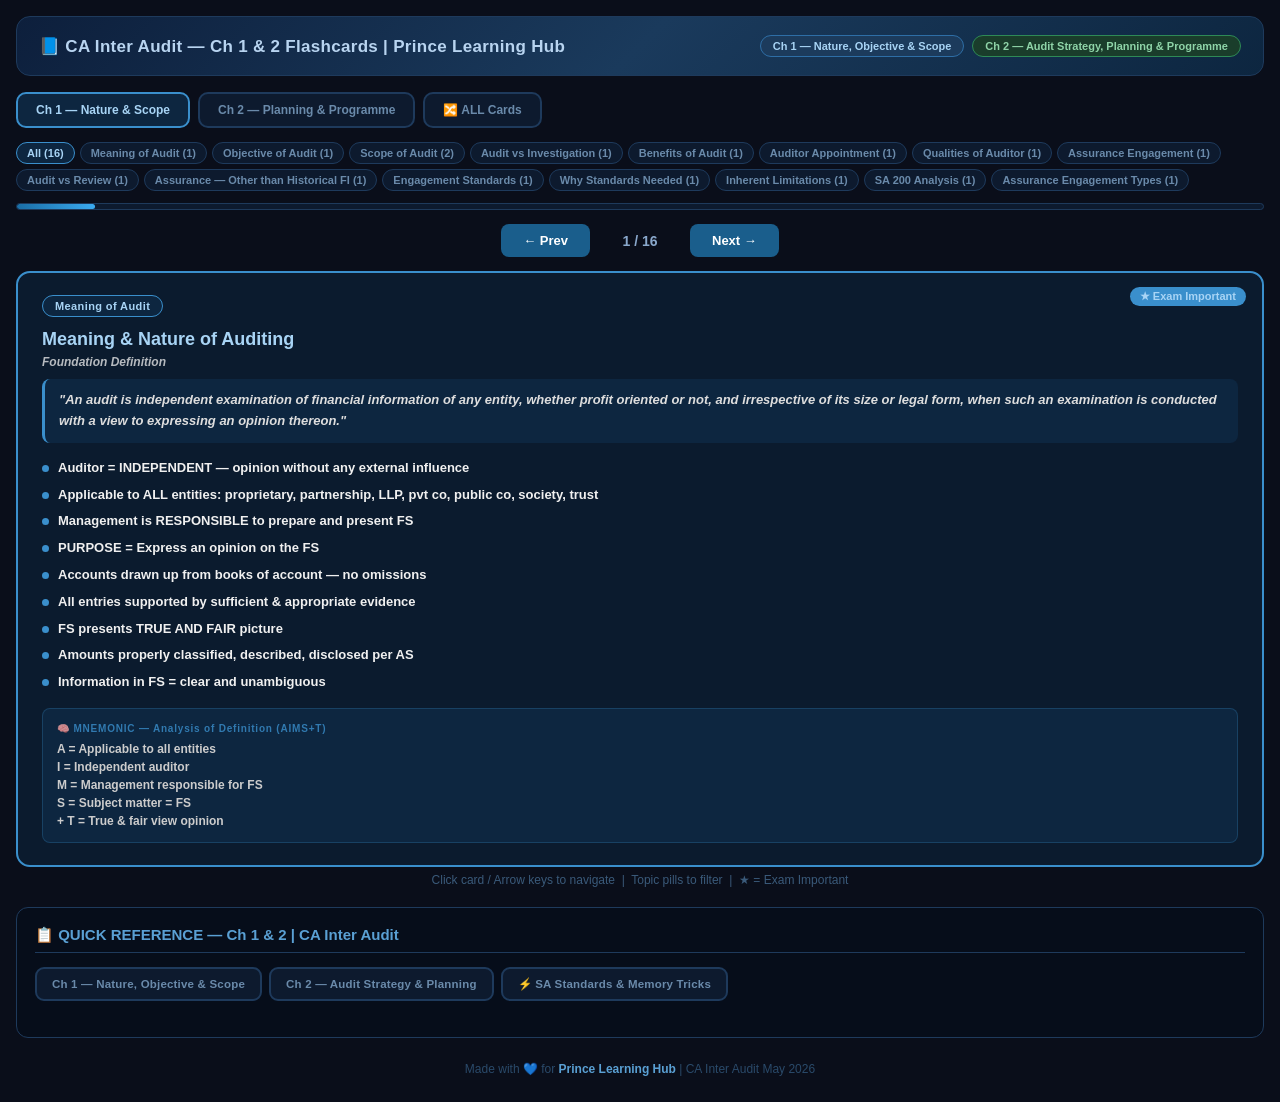
<file: audit-flashcard.html>
<!DOCTYPE html>
<html lang="en">
<head>
<meta charset="UTF-8">
<meta name="viewport" content="width=device-width, initial-scale=1.0">
<title>CA Inter Audit — Ch 1 & 2 Flashcards | Prince Learning Hub</title>
<style>
  *{box-sizing:border-box;margin:0;padding:0}
  body{font-family:'Segoe UI',Arial,sans-serif;background:#0a0e1a;color:#f0f0f0;min-height:100vh;padding:16px}
  .app-header{background:linear-gradient(135deg,#0d1f3c,#1a3a5c,#0d2640);border-radius:14px;padding:18px 22px;margin-bottom:16px;display:flex;align-items:center;justify-content:space-between;flex-wrap:wrap;gap:10px;border:1px solid #1e3a5c}
  .app-header h1{font-size:17px;font-weight:700;color:#B8D4F0;letter-spacing:0.3px}
  .app-header .badges{display:flex;gap:8px;flex-wrap:wrap}
  .app-header .badge{font-size:11px;font-weight:700;padding:4px 12px;border-radius:20px}
  .b-ch1{background:#1C3B5C;color:#A8D4F5;border:1px solid #2E6EA6}
  .b-ch2{background:#1A3D2B;color:#8FD4A8;border:1px solid #2E8A56}

  .chapter-tabs{display:flex;gap:8px;margin-bottom:14px;flex-wrap:wrap}
  .ch-tab{padding:9px 18px;border-radius:10px;font-size:12px;font-weight:700;cursor:pointer;border:2px solid #1e3a5c;background:#0d1a2e;color:#6a8aaa;transition:all 0.2s}
  .ch-tab.active-ch1{background:#0d2640;color:#A8D4F5;border-color:#3A8FCC}
  .ch-tab.active-ch2{background:#0d2e1a;color:#8FD4A8;border-color:#2E8A56}
  .ch-tab.active-mega{background:#2a1a40;color:#C8A8F5;border-color:#7744CC}

  .topic-pills{display:flex;flex-wrap:wrap;gap:5px;margin-bottom:12px}
  .tpill{font-size:11px;font-weight:600;padding:4px 10px;border-radius:20px;cursor:pointer;border:1.5px solid #1e3a5c;background:#0d1a2e;color:#6a8aaa;transition:all 0.2s}
  .tpill.active-ch1{background:#0d2640;color:#A8D4F5;border-color:#3A8FCC}
  .tpill.active-ch2{background:#0d2e1a;color:#8FD4A8;border-color:#2E8A56}
  .tpill.active-mega{background:#2a1a40;color:#C8A8F5;border-color:#7744CC}

  .pbar{height:7px;background:#0d1a2e;border-radius:4px;margin-bottom:14px;overflow:hidden;border:1px solid #1e3a5c}
  .pfill{height:100%;border-radius:4px;transition:width 0.4s}
  .pfill-ch1{background:linear-gradient(90deg,#1A6EA6,#3AAAF0)}
  .pfill-ch2{background:linear-gradient(90deg,#1A7A3C,#2ECC6E)}
  .pfill-mega{background:linear-gradient(90deg,#6644AA,#9966EE)}

  .cnav{display:flex;align-items:center;justify-content:center;gap:10px;margin-bottom:14px;flex-wrap:wrap}
  .cnav button{border:none;border-radius:8px;padding:9px 22px;font-size:13px;font-weight:700;cursor:pointer;color:#fff;transition:all 0.2s}
  .cnav button:hover{opacity:0.85;transform:translateY(-1px)}
  .btn-ch1{background:#1A5E8C}
  .btn-ch2{background:#1A6A3C}
  .btn-mega{background:#5533AA}
  .ctr{font-size:14px;font-weight:700;color:#8aa8cc;min-width:80px;text-align:center}

  .fc{border-radius:14px;padding:22px 24px;min-height:320px;border-width:2px;border-style:solid;cursor:pointer;position:relative;transition:all 0.15s;margin-bottom:6px}
  .fc:hover{transform:translateY(-2px);box-shadow:0 8px 30px rgba(0,0,0,0.5)}
  .fc:active{opacity:0.9;transform:translateY(0)}
  .fc-topic{font-size:11px;font-weight:700;padding:4px 12px;border-radius:20px;display:inline-block;margin-bottom:10px;letter-spacing:0.4px}
  .fc-sa-badge{font-size:10px;font-weight:700;padding:3px 10px;border-radius:20px;display:inline-block;margin-bottom:10px;margin-left:6px;background:#1A1A3A;color:#9999FF;border:1px solid #3333AA}
  .fc-title{font-size:18px;font-weight:700;margin-bottom:14px;line-height:1.35}
  .fc-subtitle{font-size:12px;font-weight:600;opacity:0.75;margin-bottom:10px;margin-top:-10px;font-style:italic}
  .fc-bullets{list-style:none;padding:0;margin:0 0 12px}
  .fc-bullets li{font-size:13px;font-weight:600;padding:3px 0;display:flex;gap:9px;line-height:1.6;align-items:flex-start}
  .fc-bullets li .dot{flex-shrink:0;margin-top:7px;width:7px;height:7px;border-radius:50%;display:inline-block}
  .fc-bullets li .num{flex-shrink:0;font-size:11px;font-weight:800;width:18px;height:18px;border-radius:50%;display:flex;align-items:center;justify-content:center;margin-top:3px}
  .fc-def{border-radius:8px;padding:11px 14px;margin-bottom:12px;font-size:13px;font-weight:600;line-height:1.6;border-left:3px solid;font-style:italic}
  .fc-formula{border-radius:8px;padding:12px 14px;margin:8px 0;font-size:13px;font-weight:700;text-align:center;letter-spacing:0.3px}
  .fc-trick{border-radius:8px;padding:12px 14px;margin-top:8px;font-size:13px;font-weight:700;line-height:1.5}
  .fc-trick-label{font-size:10px;font-weight:800;letter-spacing:0.8px;margin-bottom:4px;opacity:0.8}
  .fc-compare{display:grid;grid-template-columns:1fr 1fr;gap:10px;margin:10px 0}
  .fc-compare-col{border-radius:8px;padding:10px 12px}
  .fc-compare-col h4{font-size:11px;font-weight:800;margin-bottom:6px;letter-spacing:0.3px}
  .fc-compare-col li{font-size:11.5px;padding:2px 0;list-style:none;line-height:1.5}
  .fc-compare-col li::before{content:"▸ ";opacity:0.7}
  .fc-star{position:absolute;top:14px;right:16px;font-size:11px;font-weight:700;padding:3px 10px;border-radius:20px}
  .fc-tag{position:absolute;top:14px;right:16px;font-size:10px;font-weight:700;padding:2px 8px;border-radius:6px;background:#0d2e1a;color:#4CAF80;border:1px solid #2E6E4A}
  .hint{font-size:12px;color:#3a5a7a;text-align:center;margin-top:6px;margin-bottom:20px}

  /* Summary / Quick Reference */
  .summary-section{background:#060d1a;border-radius:12px;padding:18px;margin-top:20px;border:1px solid #1e3a5c}
  .summary-section h2{font-size:15px;font-weight:700;margin-bottom:14px;padding-bottom:8px;border-bottom:1px solid #1e3a5c;color:#5AA0D4}
  .qr-nav{display:flex;flex-wrap:wrap;gap:7px;margin-bottom:18px}
  .qr-btn{padding:8px 15px;border-radius:9px;font-size:11.5px;font-weight:700;cursor:pointer;border:2px solid #1e3a5c;background:#0d1a2e;color:#6a8aaa;transition:all 0.22s ease;letter-spacing:0.2px}
  .qr-btn:hover{filter:brightness(1.25);transform:translateY(-1px)}
  .qr-btn.qr-active{color:#fff;transform:translateY(-1px);box-shadow:0 4px 14px rgba(0,0,0,0.5)}
  .qr-btn[data-ch="1"].qr-active{background:#0d2640;border-color:#3A8FCC;color:#A8D4F5}
  .qr-btn[data-ch="2"].qr-active{background:#0d2e1a;border-color:#2E8A56;color:#8FD4A8}
  .qr-btn[data-ch="sa"].qr-active{background:#1a1a3a;border-color:#6644CC;color:#C8A8F5}
  .qr-panel{display:none;animation:qrFadeIn 0.28s ease}
  .qr-panel.qr-open{display:block}
  @keyframes qrFadeIn{from{opacity:0;transform:translateY(8px)}to{opacity:1;transform:translateY(0)}}
  .qr-chapter{background:#0d1420;border-radius:12px;padding:16px 18px;margin-bottom:18px;border-left:4px solid #3A8FCC}
  .qr-ch-head{font-size:13px;font-weight:800;padding:8px 14px;border-radius:8px;margin-bottom:12px;letter-spacing:0.4px}
  .qr-sub{font-size:12px;font-weight:800;margin-bottom:6px;margin-top:10px;letter-spacing:0.3px}
  .qr-grid2{display:grid;grid-template-columns:1fr 1fr;gap:14px}
  .qr-pills{display:flex;flex-wrap:wrap;gap:5px;margin-top:8px}
  .qr-pill{font-size:11px;font-weight:600;padding:3px 9px;border-radius:14px;line-height:1.5}
  .rate-table{width:100%;border-collapse:collapse;margin-top:10px;font-size:12px}
  .rate-table th{background:#0d1a2e;padding:7px 10px;text-align:left;font-weight:700;color:#8aa8cc;border-bottom:1px solid #1e3a5c}
  .rate-table td{padding:6px 10px;border-bottom:1px solid #0d1a2e;color:#a0b8cc}
  .rate-table tr:hover td{background:#0d1a2e}

  .footer{text-align:center;margin-top:24px;font-size:12px;color:#2a4a6a;padding-bottom:10px}
  .footer span{color:#5AA0D4;font-weight:700}

  @media(max-width:700px){.qr-grid2{grid-template-columns:1fr}.fc-compare{grid-template-columns:1fr}}
  @media(max-width:500px){.app-header h1{font-size:13px}.fc-title{font-size:15px}.fc-bullets li{font-size:12px}.ch-tab{padding:7px 12px;font-size:11px}}
</style>
</head>
<body>

<div class="app-header">
  <h1>📘 CA Inter Audit — Ch 1 & 2 Flashcards | Prince Learning Hub</h1>
  <div class="badges">
    <span class="badge b-ch1">Ch 1 — Nature, Objective & Scope</span>
    <span class="badge b-ch2">Ch 2 — Audit Strategy, Planning & Programme</span>
  </div>
</div>

<div class="chapter-tabs">
  <button class="ch-tab active-ch1" id="tab-ch1" onclick="switchChapter('ch1')">Ch 1 — Nature & Scope</button>
  <button class="ch-tab" id="tab-ch2" onclick="switchChapter('ch2')">Ch 2 — Planning & Programme</button>
  <button class="ch-tab" id="tab-mega" onclick="switchChapter('mega')">🔀 ALL Cards</button>
</div>

<div class="topic-pills" id="tpills"></div>
<div class="pbar"><div class="pfill pfill-ch1" id="pf" style="width:4%"></div></div>
<div class="cnav">
  <button class="btn-ch1" id="btnPrev" onclick="prev()">← Prev</button>
  <span class="ctr" id="ctr">1 / ?</span>
  <button class="btn-ch1" id="btnNext" onclick="next()">Next →</button>
</div>
<div class="fc" id="fc" onclick="next()"></div>
<div class="hint">Click card / Arrow keys to navigate &nbsp;|&nbsp; Topic pills to filter &nbsp;|&nbsp; ★ = Exam Important</div>

<div class="summary-section">
  <h2>📋 QUICK REFERENCE — Ch 1 & 2 | CA Inter Audit</h2>
  <div class="qr-nav">
    <button class="qr-btn" data-ch="1" onclick="showQR('1')">Ch 1 — Nature, Objective & Scope</button>
    <button class="qr-btn" data-ch="2" onclick="showQR('2')">Ch 2 — Audit Strategy & Planning</button>
    <button class="qr-btn" data-ch="sa" onclick="showQR('sa')">⚡ SA Standards & Memory Tricks</button>
  </div>

  <div class="qr-panel" id="qr-panel-1">
    <div class="qr-chapter" style="border-left-color:#3A8FCC">
      <div class="qr-ch-head" style="background:#0d2640;color:#A8D4F5">Ch 1 — Nature, Objective & Scope of Audit</div>
      <div class="qr-grid2">
        <div>
          <div class="qr-sub" style="color:#3A8FCC">Definition of Audit</div>
          <table class="rate-table">
            <tr><th>Element</th><th>Detail</th></tr>
            <tr><td>Nature</td><td>Independent examination of financial information</td></tr>
            <tr><td>Applies to</td><td>Any entity — profit/non-profit, any size/form</td></tr>
            <tr><td>Purpose</td><td>Express an opinion on FS</td></tr>
            <tr><td>Responsibility</td><td>Management prepares FS; Auditor examines</td></tr>
          </table>
          <div class="qr-sub" style="color:#3A8FCC">Objective of Audit (SA 200)</div>
          <table class="rate-table">
            <tr><th>Objective</th><th>Detail</th></tr>
            <tr><td>Primary</td><td>Obtain Reasonable Assurance — FS free from material misstatement</td></tr>
            <tr><td>Secondary</td><td>Report on FS as per auditor's findings</td></tr>
            <tr><td>Misstatement</td><td>Due to Fraud OR Error or Both</td></tr>
            <tr><td>Assurance level</td><td>High level (Reasonable) — NOT Absolute</td></tr>
          </table>
        </div>
        <div>
          <div class="qr-sub" style="color:#3A8FCC">Scope of Audit — Includes</div>
          <table class="rate-table">
            <tr><th>#</th><th>Coverage</th></tr>
            <tr><td>1</td><td>Coverage of all entity aspects relevant to FS</td></tr>
            <tr><td>2</td><td>Reliability & sufficiency of financial information</td></tr>
            <tr><td>3</td><td>Proper disclosure of financial information</td></tr>
          </table>
          <div class="qr-sub" style="color:#3A8FCC">Scope — Does NOT Include</div>
          <table class="rate-table">
            <tr><th>Excluded</th><th>Reason</th></tr>
            <tr><td>Civil structure suitability</td><td>Needs engineer expertise</td></tr>
            <tr><td>Document authentication</td><td>Auditor NOT an expert</td></tr>
            <tr><td>Official investigation</td><td>No legal powers of search/oath</td></tr>
            <tr><td>Outside competence duties</td><td>Not expected</td></tr>
          </table>
        </div>
      </div>
      <div class="qr-sub" style="color:#3A8FCC">Engagement Standards — 4 Types + 1 Quality</div>
      <table class="rate-table">
        <tr><th>Standard</th><th>Full Name</th><th>Applies to</th></tr>
        <tr><td>SA's</td><td>Standards on Auditing</td><td>Audit of historical financial information</td></tr>
        <tr><td>SRE's</td><td>Standards on Review Engagements</td><td>Review of historical financial information</td></tr>
        <tr><td>SAE's</td><td>Standards on Assurance Engagements</td><td>Assurance other than audit/review — e.g. prospective FI</td></tr>
        <tr><td>SRS's</td><td>Standards on Related Services</td><td>Agreed upon procedures, compilation engagements</td></tr>
        <tr><td>SQC's</td><td>Standards on Quality Control</td><td>Firm-level quality control — all engagements</td></tr>
      </table>
      <div class="qr-pills" style="margin-top:10px">
        <span class="qr-pill" style="background:#0d2640;color:#A8D4F5">SA 200 = Overall Objectives of Independent Auditor</span>
        <span class="qr-pill" style="background:#0d2640;color:#A8D4F5">Reasonable ≠ Absolute Assurance</span>
        <span class="qr-pill" style="background:#0d2640;color:#A8D4F5">Sufficient = Quantity | Appropriate = Quality</span>
        <span class="qr-pill" style="background:#0d2640;color:#A8D4F5">SQC 1 = Firm Quality Control Standard</span>
        <span class="qr-pill" style="background:#0d2640;color:#A8D4F5">SAEs: 3400 (PFI) | 3420 (Pro Forma)</span>
        <span class="qr-pill" style="background:#0d2640;color:#A8D4F5">SREs: 2400 | 2410</span>
        <span class="qr-pill" style="background:#0d2640;color:#A8D4F5">SRS 4400 (Agreed upon) | SRS 4410 (Compilation)</span>
      </div>
    </div>
  </div>

  <div class="qr-panel" id="qr-panel-2">
    <div class="qr-chapter" style="border-left-color:#2E8A56">
      <div class="qr-ch-head" style="background:#0d2e1a;color:#8FD4A8">Ch 2 — Audit Strategy, Audit Planning & Audit Programme (SA 300)</div>
      <div class="qr-grid2">
        <div>
          <div class="qr-sub" style="color:#2E8A56">Elements of Planning</div>
          <table class="rate-table">
            <tr><th>Phase</th><th>Sub-elements</th></tr>
            <tr><td>I. Preliminary Engagement</td><td>A) Client continuance | B) Ethical requirements | C) Engagement letter</td></tr>
            <tr><td>II. Planning Activities</td><td>A) Overall Audit Strategy | B) Audit Plan</td></tr>
          </table>
          <div class="qr-sub" style="color:#2E8A56">Overall Audit Strategy (5 Factors)</div>
          <table class="rate-table">
            <tr><th>Note</th><th>Factor</th></tr>
            <tr><td>Note 1</td><td>Characteristics of engagement (define Scope)</td></tr>
            <tr><td>Note 2</td><td>Reporting objectives (plan Timing + Communications)</td></tr>
            <tr><td>Note 3</td><td>Factors significant in directing team's efforts</td></tr>
            <tr><td>Note 4</td><td>Results of preliminary activities + knowledge from other engagements</td></tr>
            <tr><td>Note 5</td><td>Nature, timing & extent of resources</td></tr>
          </table>
        </div>
        <div>
          <div class="qr-sub" style="color:#2E8A56">Audit Plan — Content (3 Elements)</div>
          <table class="rate-table">
            <tr><th>Element</th><th>SA Reference</th></tr>
            <tr><td>Nature, timing & extent of planned RISK ASSESSMENT procedures</td><td>SA 315</td></tr>
            <tr><td>Nature, timing & extent of planned FURTHER AUDIT procedures</td><td>SA 330</td></tr>
            <tr><td>Other planned audit procedures to comply with SAs</td><td>—</td></tr>
          </table>
          <div class="qr-sub" style="color:#2E8A56">Strategy vs Plan</div>
          <table class="rate-table">
            <tr><th>Strategy</th><th>Plan</th></tr>
            <tr><td>Sets broad overall approach</td><td>Addresses matters identified in strategy</td></tr>
            <tr><td>Determines scope, timing, direction</td><td>Describes HOW strategy will be implemented</td></tr>
            <tr><td>High-level</td><td>More detailed</td></tr>
          </table>
        </div>
      </div>
      <div class="qr-sub" style="color:#2E8A56">Audit Programme — Key Points</div>
      <table class="rate-table">
        <tr><th>Feature</th><th>Detail</th></tr>
        <tr><td>Definition</td><td>Detailed plan of applying audit procedures in given circumstances</td></tr>
        <tr><td>Purpose</td><td>Obtain sufficient evidence to enable auditor to express informed opinion</td></tr>
        <tr><td>Types of Evidence</td><td>Documentary, Physical, Statements (mgmt/3rd party), Arithmetic calculations, Internal controls, Inter-relationship data, Minutes, Subsidiary records</td></tr>
        <tr><td>Documentation required</td><td>Overall audit strategy + Audit plan + Significant changes & reasons</td></tr>
      </table>
      <div class="qr-pills" style="margin-top:10px">
        <span class="qr-pill" style="background:#0d2e1a;color:#8FD4A8">SA 300 = Planning an Audit of FS</span>
        <span class="qr-pill" style="background:#0d2e1a;color:#8FD4A8">Planning = Continuous & Iterative (not one-time)</span>
        <span class="qr-pill" style="background:#0d2e1a;color:#8FD4A8">Audit programme = standard + alterable</span>
        <span class="qr-pill" style="background:#0d2e1a;color:#8FD4A8">Auditor's responsibility: establish strategy + develop plan</span>
        <span class="qr-pill" style="background:#0d2e1a;color:#8FD4A8">Periodic review of audit programme = essential</span>
      </div>
    </div>
  </div>

  <div class="qr-panel" id="qr-panel-sa">
    <div class="qr-chapter" style="border-left-color:#6644CC">
      <div class="qr-ch-head" style="background:#1a1a3a;color:#C8A8F5">⚡ SA Standards & Memory Tricks — Ch 1 & 2</div>
      <div class="qr-grid2">
        <div>
          <div class="qr-sub" style="color:#9966EE">Key SA Numbers to Remember</div>
          <table class="rate-table">
            <tr><th>SA Number</th><th>Topic</th></tr>
            <tr><td>SA 200</td><td>Overall Objectives of Independent Auditor</td></tr>
            <tr><td>SA 230</td><td>Audit Documentation</td></tr>
            <tr><td>SA 300</td><td>Planning an Audit of FS</td></tr>
            <tr><td>SA 315</td><td>Identifying & Assessing Risks of Material Misstatement</td></tr>
            <tr><td>SA 330</td><td>Auditor's Responses to Assessed Risks</td></tr>
            <tr><td>SA 500</td><td>Audit Evidence</td></tr>
            <tr><td>SQC 1</td><td>Quality Control for Firms</td></tr>
            <tr><td>SAE 3400</td><td>Examination of Prospective Financial Information</td></tr>
            <tr><td>SAE 3420</td><td>Assurance on Pro Forma FI in Prospectus</td></tr>
            <tr><td>SRE 2400</td><td>Engagements to Review Historical FS</td></tr>
            <tr><td>SRE 2410</td><td>Review of Interim Financial Information</td></tr>
            <tr><td>SRS 4400</td><td>Agreed-upon Procedures</td></tr>
            <tr><td>SRS 4410</td><td>Compilation Engagements</td></tr>
          </table>
        </div>
        <div>
          <div class="qr-sub" style="color:#9966EE">5 Elements of Assurance Engagement</div>
          <table class="rate-table">
            <tr><th>Element</th><th>Example</th></tr>
            <tr><td>3-party relationship</td><td>Practitioner + Responsible Party + Intended Users</td></tr>
            <tr><td>Appropriate subject matter</td><td>Financial information in FS</td></tr>
            <tr><td>Suitable criteria</td><td>Standards, laws, regulations</td></tr>
            <tr><td>Sufficient appropriate evidence</td><td>Sufficient=Qty | Appropriate=Quality</td></tr>
            <tr><td>Written assurance report</td><td>Audit report with opinion</td></tr>
          </table>
          <div class="qr-sub" style="color:#9966EE">Inherent Limitations — 5 Categories</div>
          <table class="rate-table">
            <tr><th>Category</th><th>Key Point</th></tr>
            <tr><td>a) Nature of financial reporting</td><td>Subjective judgments by management</td></tr>
            <tr><td>b) Nature of audit procedures</td><td>Sampling + legal/practical limitations</td></tr>
            <tr><td>c) Not an investigation</td><td>No legal powers</td></tr>
            <tr><td>d) Timeliness & relevance</td><td>Balance cost vs reliability</td></tr>
            <tr><td>e) Future events</td><td>Cannot predict/guarantee future</td></tr>
          </table>
        </div>
      </div>
      <div class="qr-sub" style="color:#9966EE">Memory Mnemonics</div>
      <div class="qr-pills">
        <span class="qr-pill" style="background:#1a1a3a;color:#C8A8F5">🧠 RAID = Reasonable Assurance | Independent | FS as a whole | Detect fraud/error</span>
        <span class="qr-pill" style="background:#1a1a3a;color:#C8A8F5">🧠 5 Elements of Assurance = 3P + SM + SC + SAE + WAR (3 Party, Subject Matter, Suitable Criteria, Sufficient Appropriate Evidence, Written Assurance Report)</span>
        <span class="qr-pill" style="background:#1a1a3a;color:#C8A8F5">🧠 Benefits of Audit = HIGH CREAM (High quality info, Interest safeguard, Government tax, Help lenders, Check fraud, Review controls, Employee moral check, Audit mandated)</span>
        <span class="qr-pill" style="background:#1a1a3a;color:#C8A8F5">🧠 Planning Benefits = DAP-DSC (Devote attention, Address problems, Proper organization, Direct team, Supervise work, Coordinate experts)</span>
        <span class="qr-pill" style="background:#1a1a3a;color:#C8A8F5">🧠 Audit vs Review = Audit=Reasonable (High) | Review=Limited (Moderate) | Both = Historical FI</span>
        <span class="qr-pill" style="background:#1a1a3a;color:#C8A8F5">🧠 Scope NOT include = I-ADE (Investigation powers, Authenticate documents, Determine civil structure life, External expertise needed)</span>
      </div>
    </div>
  </div>

</div>

<div class="footer">Made with 💙 for <span>Prince Learning Hub</span> | CA Inter Audit May 2026</div>

<script>
// ═══════════════════════════════════════════
// FLASHCARD DATA
// ═══════════════════════════════════════════
const cards = [

// ─────────── CHAPTER 1 ───────────
{ch:'ch1', topic:'Meaning of Audit', sa:'', imp:true, data:{
  title:'Meaning & Nature of Auditing',
  subtitle:'Foundation Definition',
  def:'"An audit is independent examination of financial information of any entity, whether profit oriented or not, and irrespective of its size or legal form, when such an examination is conducted with a view to expressing an opinion thereon."',
  bullets:[
    'Auditor = INDEPENDENT — opinion without any external influence',
    'Applicable to ALL entities: proprietary, partnership, LLP, pvt co, public co, society, trust',
    'Management is RESPONSIBLE to prepare and present FS',
    'PURPOSE = Express an opinion on the FS',
    'Accounts drawn up from books of account — no omissions',
    'All entries supported by sufficient & appropriate evidence',
    'FS presents TRUE AND FAIR picture',
    'Amounts properly classified, described, disclosed per AS',
    'Information in FS = clear and unambiguous',
  ],
  trick:{label:'MNEMONIC — Analysis of Definition (AIMS+T)',text:'A = Applicable to all entities\nI = Independent auditor\nM = Management responsible for FS\nS = Subject matter = FS\n+ T = True & fair view opinion'}
}},

{ch:'ch1', topic:'Objective of Audit', sa:'SA 200', imp:true, data:{
  title:'Objective of Audit — SA 200',
  subtitle:'Overall Objectives of Independent Auditor',
  def:'SA-200: "Overall Objectives of the Independent auditor and the conduct of an audit in accordance with SAs"',
  bullets:[
    '(a) Obtain REASONABLE ASSURANCE — FS as a whole free from MATERIAL MISSTATEMENT due to FRAUD OR ERROR',
    '(b) To REPORT on FS and communicate as required by SAs per auditor\'s findings',
    'Reasonable assurance = HIGH level ≠ Absolute (complete) assurance',
    'Auditor CANNOT give guarantee FS are free from misstatements',
    'Audit carried out with PROFESSIONAL COMPETENCE per SAs',
    'Conclusions drawn → Opinion formed → Written Report issued',
  ],
  trick:{label:'KEY FORMULA',text:'Objective = Reasonable Assurance (High) + Report/Communicate\nMisstatement = Fraud OR Error OR Both\nAssurance: Reasonable (Audit) > Limited (Review)'}
}},

{ch:'ch1', topic:'Scope of Audit', sa:'', imp:true, data:{
  title:'Scope of Audit — What It Includes',
  subtitle:'3 Key Areas Covered',
  bullets:[
    '1️⃣ COVERAGE — All aspects of entity RELEVANT to FS being audited',
    '2️⃣ RELIABILITY & SUFFICIENCY of financial information:',
    '   → Auditor satisfied that accounting records & source data (bills, vouchers, documents) are reliable & sufficient',
    '   → Judgment made by study of accounting systems, internal controls, tests, enquiries, procedures',
    '3️⃣ PROPER DISCLOSURE of financial information:',
    '   → Relevant info properly disclosed per statutory requirements',
    '   → FS properly summarize transactions & events recorded',
    '   → Auditor evaluates SELECTION & CONSISTENT APPLICATION of accounting policies',
    '   → FS based on HISTORICAL financial information',
  ],
  trick:{label:'3 PILLARS OF SCOPE',text:'Coverage → Reliability & Sufficiency → Proper Disclosure\n(CRD — Can\'t Refuse Disclosure 😄)'}
}},

{ch:'ch1', topic:'Scope of Audit', sa:'', imp:false, data:{
  title:'Scope of Audit — What It Does NOT Include',
  subtitle:'Important Exclusions',
  bullets:[
    '❌ Duties OUTSIDE auditor\'s domain of competence',
    '❌ Determining suitability & life of CIVIL STRUCTURES (buildings) — needs qualified engineers',
    '❌ AUTHENTICATION of documents — auditor not an expert in detecting forged documents',
    '❌ OFFICIAL INVESTIGATION — audit is NOT official investigation; auditor has NO legal powers of:',
    '   → Search',
    '   → Recording statements of witness on oath',
    '❌ Not expected to act like a law enforcement authority',
  ],
  trick:{label:'NOT IN SCOPE — Mnemonic: I-ADE',text:'I = Investigation (no legal powers)\nA = Authentication of docs (not expert)\nD = Determine civil structure life (not engineer)\nE = External competence required duties'}
}},

{ch:'ch1', topic:'Audit vs Investigation', sa:'', imp:true, data:{
  title:'Auditing vs Investigation',
  subtitle:'Key Differences',
  compare:[
    {head:'Audit',bg:'#0d2640',color:'#A8D4F5',items:['Conducted every year — routine','Objective: Reasonable assurance on FS','General & BROAD scope','Mandatory/voluntary — for all entities','Report submitted to owners/shareholders','Reasonable assurance engagement (High)']},
    {head:'Investigation',bg:'#2e0d1a',color:'#F5A8C8',items:['Conducted for SPECIAL PURPOSE','Objective: Critical examination for specific purpose','Narrow & specific scope','Usually on suspicion or order','May be conducted by regulator/court','Not an assurance engagement']}
  ],
  trick:{label:'KEY POINT',text:'Investigation results from PRIMA FACIE findings of auditor\nAudit scope = General & Broad\nInvestigation scope = Specific & Narrow'}
}},

{ch:'ch1', topic:'Benefits of Audit', sa:'', imp:true, data:{
  title:'Benefits of Audit — Why Audit is Needed',
  subtitle:'7 Key Benefits',
  bullets:[
    '1. HIGH QUALITY information — audited accounts give confidence to users',
    '2. SHAREHOLDERS\' INTEREST safeguarded — shareholders not involved in daily affairs; audit gives reliable FS',
    '3. MORAL CHECK on employees — fear of being discovered deters fraud',
    '4. GOVERNMENT USE — helps determine tax liabilities',
    '5. LENDERS & BANKERS rely on audited FS for credit decisions',
    '6. DETECT FRAUD OR ERROR — audit may uncover both',
    '7. REVIEW of controls — points out deficiencies in internal controls',
  ],
  trick:{label:'MNEMONIC — HIGH CREAM',text:'H = High quality info\nI = Interest of shareholders\nG = Government (tax)\nH = Help lenders/banks\nC = Check fraud/error\nR = Review controls\nE = Employee moral check\nA = Audit standards followed\nM = Mandatory for companies'}
}},

{ch:'ch1', topic:'Auditor Appointment', sa:'', imp:false, data:{
  title:'Who Appoints & To Whom Report is Submitted',
  subtitle:'Appointment & Reporting Structure',
  bullets:[
    'Generally appointed by OWNERS or constitutional/government authorities',
    'Companies → Auditor appointed by MEMBERS (shareholders) in AGM',
    'Government Companies → Auditor appointed by CAG (Comptroller & Auditor General of India)',
    'Partnership Firm → Auditor appointed by PARTNERS',
    'Can also be appointed by government authority per specific law/regulation',
    '',
    '📊 REPORT SUBMITTED TO:',
    '→ Person MAKING THE APPOINTMENT (always)',
    '→ Companies: Shareholders',
    '→ Firm: Partners',
  ],
  trick:{label:'RULE',text:'Appointment ↔ Report Submission\nSame person who appoints = receives the report\nCAG appoints for govt companies → CAG receives report'}
}},

{ch:'ch1', topic:'Qualities of Auditor', sa:'', imp:false, data:{
  title:'Qualities of an Auditor',
  subtitle:'Personal & Professional Qualities',
  bullets:[
    '🎯 PERSONAL QUALITIES: Tact, Caution, Firmness, Good temper, Integrity, Discretion, Industry, Judgment, Patience, Clear-headedness, Reliability',
    '📌 All qualities of a GOOD BUSINESSMAN = Good auditor',
    '🔒 HIGHEST degree of INTEGRITY backed by adequate INDEPENDENCE',
    '📚 EXHAUSTIVE KNOWLEDGE of accounting = SINE QUA NON (essential) of auditing',
    '⚙️ Must know THOROUGHLY all accounting PRINCIPLES & TECHNIQUES',
  ],
  trick:{label:'MEMORY TRICK — TACTIC-PIR',text:'T = Tact | A = Accuracy | C = Caution | T = Truthful\nI = Integrity | C = Clear-headed | P = Patient\nI = Industry | R = Reliable'}
}},

{ch:'ch1', topic:'Assurance Engagement', sa:'', imp:true, data:{
  title:'Meaning & Elements of Assurance Engagement',
  subtitle:'Definition + 5 Elements',
  def:'"Assurance engagement" = engagement in which a practitioner expresses a conclusion designed to ENHANCE the DEGREE OF CONFIDENCE of intended users (other than responsible party) about the outcome of evaluation/measurement of subject matter against criteria.',
  bullets:[
    '1️⃣ THREE PARTY RELATIONSHIP:',
    '   → PRACTITIONER (broader than auditor — may provide non-historical assurance)',
    '   → RESPONSIBLE PARTY (prepares subject matter)',
    '   → INTENDED USERS (use report for decisions)',
    '2️⃣ APPROPRIATE SUBJECT MATTER — info to be examined (e.g. FS)',
    '3️⃣ SUITABLE CRITERIA — benchmarks: standards, laws, regulations',
    '4️⃣ SUFFICIENT APPROPRIATE EVIDENCE — Sufficient=Qty | Appropriate=Quality',
    '5️⃣ WRITTEN ASSURANCE REPORT — written conclusion on subject matter',
  ],
  trick:{label:'5 ELEMENTS MNEMONIC — 3P-SSCE-WAR',text:'3P = 3 Party Relationship\nS = Subject Matter (appropriate)\nSC = Suitable Criteria\nE = Evidence (sufficient appropriate)\nWAR = Written Assurance Report'}
}},

{ch:'ch1', topic:'Audit vs Review', sa:'', imp:true, data:{
  title:'Audit vs Review — Reasonable vs Limited Assurance',
  subtitle:'Comparison Table',
  compare:[
    {head:'Audit (Reasonable Assurance)',bg:'#0d2640',color:'#A8D4F5',items:['HIGH level of assurance','Elaborate & extensive procedures','Draws reasonable conclusions','Based on historical financial info','Example: SA engagement','Positive expression of opinion']},
    {head:'Review (Limited Assurance)',bg:'#0d2e1a',color:'#8FD4A8',items:['LOWER level (moderate) of assurance','FEWER procedures','Limited conclusions drawn','Based on historical financial info','Example: SRE engagement','Negative assurance — "nothing came to attention"']}
  ],
  trick:{label:'KEY DISTINCTION',text:'Both = Historical Financial Information\nAudit ≠ Review in → Level of assurance & Procedures performed\nReview = "nothing has come to my attention" type conclusion'}
}},

{ch:'ch1', topic:'Assurance — Other than Historical FI', sa:'', imp:true, data:{
  title:'Assurance on Other Than Historical Financial Information',
  subtitle:'Prospective Financial Information',
  bullets:[
    '📌 PROSPECTIVE FINANCIAL INFO (PFI) = based on ASSUMPTIONS about FUTURE events & possible actions',
    '→ Can be FORECAST (single assumption) or PROJECTION (multiple/what-if assumptions) or BOTH',
    '📌 Historical FI = PAST events | Prospective FI = FUTURE events',
    '📌 In PFI assurance: Practitioner checks:',
    '   → Management\'s assumptions are NOT UNREASONABLE',
    '   → PFI properly prepared on those assumptions',
    '   → Material assumptions adequately disclosed',
    '⚠️ Evidence available but FUTURE-ORIENTED → Auditor CANNOT express opinion whether results WILL be achieved',
    '📋 Report says: "Nothing came to attention to suggest assumptions do NOT provide reasonable basis"',
    '→ This = MODERATE level of assurance only',
    '📌 Also includes: Assurance on INTERNAL CONTROLS in an entity',
  ],
  trick:{label:'PFI vs HISTORICAL',text:'Historical = PAST (Audit/Review) → High/Moderate assurance\nProspective = FUTURE → Only MODERATE assurance\nSAE 3400 = Examination of Prospective Financial Information'}
}},

{ch:'ch1', topic:'Engagement Standards', sa:'', imp:true, data:{
  title:'Engagement & Quality Control Standards — Overview',
  subtitle:'SA | SRE | SAE | SRS | SQC',
  bullets:[
    '📌 All issued under authority of ICAI Council',
    '1️⃣ SA (Standards on Auditing) → Audit of HISTORICAL financial info | SA 200, 230, 315, 500...',
    '2️⃣ SRE (Standards on Review Engagements) → Review of HISTORICAL FI | SRE 2400, 2410',
    '3️⃣ SAE (Standards on Assurance Engagements) → Assurance OTHER THAN audit/review | SAE 3400, 3420',
    '4️⃣ SRS (Standards on Related Services) → Agreed-upon procedures + Compilation | SRS 4400, 4410',
    '   → In compilation: No assurance | Report must state "no opinion expressed"',
    '5️⃣ SQC (Standards on Quality Control) → Firm\'s quality system | SQC 1',
    '   → Requires compliance with professional standards & regulatory requirements',
    '   → Applied for ALL services covered by engagement standards',
  ],
  trick:{label:'ORDER: SA → SRE → SAE → SRS → SQC',text:'SA = 100-799 | SRE = 2000s | SAE = 3000s | SRS = 4000s\n"SMART System = SA-SRE-SAE-SRS-SQC"'}
}},

{ch:'ch1', topic:'Why Standards Needed', sa:'', imp:false, data:{
  title:'Why Are Standards Needed?',
  subtitle:'5 Reasons for Engagement Standards',
  bullets:[
    '1. Standards ensure carrying out of audit against ESTABLISHED BENCHMARKS at par with GLOBAL PRACTICES',
    '2. Standards IMPROVE QUALITY of financial reporting → help users make DILIGENT DECISIONS',
    '3. Standards PROMOTE UNIFORMITY — audit of FS carried out consistently',
    '4. Standards equip professional accountants with PROFESSIONAL KNOWLEDGE & SKILL',
    '5. Standards ENSURE AUDIT QUALITY',
    '',
    '📋 DUTIES — Engagement & Quality Control Standards:',
    '→ Duty to FOLLOW standards in engagements',
    '→ If specific procedure ineffective → DOCUMENT alternative + reason for departure',
    '→ Report must DRAW ATTENTION to departures',
    '→ Mere disclosure does NOT absolve from compliance',
  ],
  trick:{label:'5 REASONS — GUPQE',text:'G = Global benchmark compliance\nU = Uniformity in auditing\nP = Professional knowledge equipped\nQ = Quality of financial reporting\nE = Ensure audit quality'}
}},

{ch:'ch1', topic:'Inherent Limitations', sa:'SA 200', imp:true, data:{
  title:'Inherent Limitations of Audit (SA 200)',
  subtitle:'Why Absolute Assurance is NOT possible',
  def:'The process of audit suffers from certain INBUILT LIMITATIONS because of which auditor CANNOT obtain absolute assurance on FS or reduce audit risk to ZERO.',
  bullets:[
    'a) NATURE OF FINANCIAL REPORTING:',
    '   → Management uses SUBJECTIVE JUDGMENTS (doubtful debts, warranty, litigation provisions)',
    '   → Judgments involve uncertainty → can\'t guarantee FS free from misstatements',
    '   → Internal controls may not operate effectively due to inherent limitations',
    'b) NATURE OF AUDIT PROCEDURES:',
    '   → SAMPLING used — not all transactions tested (practical limitation)',
    '   → Management may NOT provide complete info (legal limitation)',
    '   → Management may be dishonest → organized fraud schemes hard to detect',
    '   → Related party transactions — paper transactions may go undetected',
    'c) NOT AN INVESTIGATION — No legal powers of search/oath',
    'd) TIMELINESS — relevance decreases over time; balance cost vs reliability; time constraint cannot excuse missing procedures',
    'e) FUTURE EVENTS — cannot predict; going concern uncertainty; auditor cannot guarantee',
  ],
  trick:{label:'5 LIMITATIONS — NNNFT',text:'N = Nature of financial reporting (judgments)\nN = Nature of audit procedures (sampling)\nN = Not an investigation\nF = Future events (unpredictable)\nT = Timeliness & relevance decreases'}
}},

// ─────────── CHAPTER 2 ───────────
{ch:'ch2', topic:'Why Planning Needed', sa:'SA 300', imp:true, data:{
  title:'Why Planning an Audit is Necessary — SA 300',
  subtitle:'Benefits of Planning (6 Key Benefits)',
  def:'SA 300: Planning an Audit of Financial Statements. Planning is necessary to carry out audit EFFECTIVELY in a TIMELY MANNER.',
  bullets:[
    'a) Devote APPROPRIATE ATTENTION to IMPORTANT AREAS of audit',
    'b) IDENTIFY and RESOLVE potential problems on timely basis',
    'c) Properly ORGANIZE and MANAGE the audit engagement',
    'd) SELECTION of engagement team members with appropriate capabilities & competence',
    'e) DIRECTION and SUPERVISION of engagement team members & review of their work',
    'f) COORDINATION of work done by auditors of components and EXPERTS',
  ],
  trick:{label:'MNEMONIC — DAP-DSC',text:'D = Devote attention to important areas\nA = Address/resolve potential problems\nP = Proper organization & management\nD = Direction & supervision of team\nS = Selection of right team members\nC = Coordination with experts/components'}
}},

{ch:'ch2', topic:'Elements of Planning', sa:'SA 300', imp:true, data:{
  title:'Planning Process — Two Elements of Planning',
  subtitle:'Preliminary + Planning Activities',
  bullets:[
    '📌 ELEMENT I: PRELIMINARY ENGAGEMENT ACTIVITIES',
    '   A) Continuance of Client Relationships & Engagements',
    '   B) Evaluating compliance with Ethical Requirements including Independence',
    '   C) Establishing understanding of Terms of Engagement (Engagement Letter)',
    '',
    '📌 ELEMENT II: PLANNING ACTIVITIES',
    '   A) Establishing OVERALL AUDIT STRATEGY',
    '   B) Developing an AUDIT PLAN',
  ],
  trick:{label:'HIERARCHY',text:'Planning → Preliminary → Planning Activities\n             ↓                    ↓\n        A+B+C           Strategy + Audit Plan\nThink: PEA → Preliminary Engagement Activities'}
}},

{ch:'ch2', topic:'Preliminary Engagement', sa:'', imp:true, data:{
  title:'Preliminary Engagement Activities — 3 Notes',
  subtitle:'A, B, C of Preliminary Stage',
  bullets:[
    '📌 NOTE 1 — CLIENT CONTINUANCE:',
    '→ Ensure appropriate procedures for ACCEPTANCE & CONTINUANCE of client relationships followed',
    '→ Consider: Integrity of principal owners/management | Competence of engagement team | Implications of current & previous audit matters',
    '→ Initial engagement: Communicate with PREDECESSOR AUDITOR',
    '',
    '📌 NOTE 2 — ETHICAL REQUIREMENTS (including Independence):',
    '→ Engagement partner remains ALERT throughout for evidence of NON-COMPLIANCE by team members',
    '→ If non-compliance found → determine appropriate action',
    '→ Actions: Obtain info from firm | Evaluate identified breaches | Eliminate/reduce threats by safeguards or WITHDRAW from engagement',
    '→ Promptly REPORT to firm any inability to resolve the matter',
    '',
    '📌 NOTE 3 — ENGAGEMENT LETTER:',
    '→ Auditor sends AUDIT ENGAGEMENT LETTER before commencement',
    '→ Purpose: Avoid misunderstandings | Ensure no confusion on terms',
  ],
  trick:{label:'3A\'s of Preliminary',text:'A = Acceptance/Continuance (client)\nA = Adherence to ethical requirements\nA = Agreement terms (engagement letter)'}
}},

{ch:'ch2', topic:'Overall Audit Strategy', sa:'SA 300', imp:true, data:{
  title:'Overall Audit Strategy — 5 Factors',
  subtitle:'Sets Scope, Timing & Direction',
  def:'The auditor shall establish an overall audit strategy that sets the SCOPE, TIMING and DIRECTION of the audit, and that GUIDES the development of the AUDIT PLAN.',
  bullets:[
    'Note 1: Identify CHARACTERISTICS OF ENGAGEMENT (define scope) → Applicable FRF, Nature of business, Industry requirements, Expected use of audit evidence',
    'Note 2: Ascertain REPORTING OBJECTIVES (plan timing & communications) → Entity\'s timetable | Meetings with management | Type & timing of reports | Status communications',
    'Note 3: Factors significant in DIRECTING TEAM\'S EFFORTS → Volume of transactions | Industry developments | FRF changes | Other relevant developments',
    'Note 4: Results of PRELIMINARY ENGAGEMENT ACTIVITIES + knowledge from similar engagements → Results of previous audits | Professional skepticism',
    'Note 5: NATURE, TIMING & EXTENT OF RESOURCES → Selection of team + assignment of work | Experienced members for HIGH RISK MATERIAL MISSTATEMENT areas',
  ],
  trick:{label:'5 NOTES — CRTPR (Scope Timing Resources)',text:'C = Characteristics of engagement\nR = Reporting objectives\nT = Team direction factors\nP = Preliminary activities results\nR = Resources (nature, timing, extent)'}
}},

{ch:'ch2', topic:'Overall Audit Strategy', sa:'', imp:false, data:{
  title:'Benefits of Overall Audit Strategy',
  subtitle:'4 Resource Decisions it Guides',
  bullets:[
    '1. EMPLOYMENT OF QUALITATIVE RESOURCES:',
    '   → Appropriate experienced team members for HIGH RISK areas',
    '   → Involvement of EXPERTS on complex matters',
    '2. ALLOCATION OF QUANTITY OF RESOURCES:',
    '   → No. of team members for inventory count',
    '   → Review of other auditors\' work',
    '   → Audit BUDGET in hours for high risk areas',
    '3. TIMING OF DEPLOYMENT OF RESOURCES:',
    '   → At INTERIM AUDIT stage OR at key CUT-OFF DATES',
    '4. MANAGEMENT OF RESOURCES:',
    '   → How managed, directed, supervised',
    '   → Team briefing & debriefing meetings',
    '   → Engagement quality control reviews',
  ],
  trick:{label:'4 RESOURCE DECISIONS — EQTM',text:'E = Employment (qualitative)\nQ = Quantity allocation\nT = Timing of deployment\nM = Management of resources'}
}},

{ch:'ch2', topic:'Audit Plan', sa:'SA 300', imp:true, data:{
  title:'Development of Audit Plan — Content & Purpose',
  subtitle:'3 Elements of Audit Plan',
  def:'Once overall audit strategy is established, audit plan is developed to address the various matters identified, to achieve audit objectives through efficient use of auditor\'s resources.',
  bullets:[
    '📌 AUDIT PLAN INCLUDES DESCRIPTION OF:',
    '(a) Nature, timing & extent of PLANNED RISK ASSESSMENT PROCEDURES → SA 315',
    '(b) Nature, timing & extent of PLANNED FURTHER AUDIT PROCEDURES at assertion level → SA 330',
    '(c) Other planned audit procedures required to comply with SAs',
    '',
    '📌 STRATEGY vs PLAN:',
    '→ Strategy = SETS BROAD OVERALL APPROACH',
    '→ Plan = ADDRESSES matters identified in strategy',
    '→ Strategy = Determines scope/timing/direction',
    '→ Plan = Describes HOW strategy will be IMPLEMENTED',
    '→ Plan is MORE DETAILED than strategy',
    '→ Both are CLOSELY INTERRELATED — change in one = change in other',
    '',
    '🔑 AUDITOR\'S RESPONSIBILITY = Establish strategy + Develop plan',
  ],
  trick:{label:'STRATEGY vs PLAN',text:'STRATEGY = WHAT (scope, direction, timing)\nPLAN = HOW (procedures, nature, extent)\nSA 315 = Risk Assessment | SA 330 = Responses to risks'}
}},

{ch:'ch2', topic:'Audit Programme', sa:'', imp:true, data:{
  title:'Audit Programme — Meaning & Construction',
  subtitle:'Detailed Blueprint for Audit Work',
  bullets:[
    '📌 DEFINITION: A series of VERIFICATION PROCEDURES to be applied to FS and accounts of a given company for the purpose of obtaining sufficient evidence to enable auditor to express an INFORMED OPINION',
    '📌 = A detailed plan of applying audit procedures with instructions for appropriate techniques to accomplish audit objectives',
    '',
    '📌 CONSTRUCTING AN AUDIT PROGRAMME:',
    'a) Stay within SCOPE AND LIMITATION of assignment',
    'b) Prepare a WRITTEN audit programme',
    'c) Determine REASONABLY AVAILABLE evidence + identify BEST EVIDENCE',
    'd) Apply only USEFUL steps for verification purpose in specific situation',
    'e) Include AUDIT OBJECTIVES for each area + sufficient details as instructions',
    'f) Consider ALL POSSIBILITIES OF ERROR',
    'g) CO-ORDINATE procedures to be applied to related items',
  ],
  trick:{label:'AUDIT PROGRAMME CONSTRUCTION — SWAB-DCC',text:'S = Stay within scope\nW = Write the programme\nA = Available evidence identified\nB = Best evidence used\nD = Determine useful steps only\nC = Consider all error possibilities\nC = Coordinate related procedures'}
}},

{ch:'ch2', topic:'Audit Programme', sa:'', imp:true, data:{
  title:'Types of Audit Evidence & Advantages of Audit Programme',
  subtitle:'Evidence Types + 8 Advantages',
  bullets:[
    '📌 TYPES OF EVIDENCE (Audit Programme designed to provide):',
    'a) Documentary examination | b) Physical examination | c) Statements of management, officials, employees',
    'd) Statements of third parties | e) Arithmetical calculations | f) State of internal controls',
    'g) Inter-relationship of accounting data | h) Subsidiary & memorandum records | i) Minutes | j) Subsequent action by client & others',
    '',
    '📌 ADVANTAGES of Audit Programme:',
    'a) Provides CLEAR INSTRUCTIONS to assistants',
    'b) Gives TOTAL PERSPECTIVE of work',
    'c) SELECTION of assistants becomes easier',
    'd) Without it, work done on MENTAL PLAN basis (risky)',
    'e) Assistants ACCEPT RESPONSIBILITY by signing programme',
    'f) Principal can CONTROL PROGRESS of various audits',
    'g) GUIDE for audits to be carried out in succeeding year',
    'h) SERVES AS EVIDENCE in case of negligence charge against auditor',
  ],
  trick:{label:'ADVANTAGES — TOP-CAUSE-G',text:'T = Total perspective | O = Only clear instructions\nP = Progress controlled | C = Control of work\nA = Accept responsibility (sign) | U = Used as evidence\nS = Selection of assistants | E = Each area covered\nG = Guide for next year'}
}},

{ch:'ch2', topic:'Audit Programme', sa:'', imp:false, data:{
  title:'Disadvantages of Audit Programme + One Programme Not Practicable',
  subtitle:'4 Disadvantages + Why Universal Programme Fails',
  bullets:[
    '📌 DISADVANTAGES:',
    'a) Work becomes MECHANICAL — parts carried out without understanding object in whole scheme',
    'b) Programme becomes RIGID & INFLEXIBLE — follows set grooves; business may change but old programme continues',
    'c) INEFFICIENT ASSISTANTS may hide behind programme to defend deficiencies',
    'd) KILLS INITIATIVE of efficient and enterprising assistants',
    '',
    '📌 ONE AUDIT PROGRAMME NOT PRACTICABLE FOR ALL BUSINESSES:',
    '→ Businesses vary in NATURE, SIZE & COMPOSITION',
    '→ What suits one business may NOT suit others',
    '→ Universal programme = NOT PRACTICABLE',
    '→ BUT: Must specify NATURE OF WORK in detail to avoid time wastage',
    '',
    '📌 ASSISTANT TO KEEP AN OPEN MIND:',
    '→ Programme = STANDARD PROGRAMME for minimum essential work',
    '→ Alter as experience gained | Drop irrelevant work | Note significant matters to seniors',
  ],
  trick:{label:'4 DISADVANTAGES — MRIK',text:'M = Mechanical work\nR = Rigid & inflexible\nI = Inefficient assistants hide behind it\nK = Kills initiative of good assistants'}
}},

{ch:'ch2', topic:'Changes to Planning', sa:'SA 300', imp:false, data:{
  title:'Changes to Planning During Course of Audit',
  subtitle:'When & How Plans Change',
  bullets:[
    '📌 Auditor shall UPDATE AND CHANGE overall audit strategy & audit plan AS NECESSARY',
    '📌 Changes arise due to:',
    '→ a) UNEXPECTED EVENTS',
    '→ b) CHANGES IN CONDITIONS',
    '→ c) AUDIT EVIDENCE obtained from results of audit procedures',
    '📌 Auditor may NEED TO MODIFY overall audit strategy & audit plan → change nature, timing & extent of further audit procedures based on REVISED RISKS',
    '',
    '📌 DOCUMENTATION required:',
    '1. The overall audit strategy',
    '2. The audit plan',
    '3. SIGNIFICANT CHANGES made + REASONS for such changes',
    '',
    '📌 PLANNING = CONTINUOUS & ITERATIVE PROCESS:',
    '→ NOT a discrete phase — begins shortly after previous audit completion',
    '→ Continues until completion of current audit engagement',
  ],
  trick:{label:'DOCUMENTATION — 3 ITEMS',text:'1. Overall audit strategy\n2. Audit plan\n3. Significant changes + Reasons\n\n"Plans change when U.C.E. happens:\nUnexpected events | Conditions change | Evidence received"'}
}},

{ch:'ch2', topic:'Supervision & Review', sa:'SA 300', imp:false, data:{
  title:'Planning Supervision & Review of Engagement Team + Nature of Planning',
  subtitle:'Supervision Factors + Continuous Iterative Process',
  bullets:[
    '📌 SUPERVISION & REVIEW varies depending on:',
    'a) SIZE & COMPLEXITY of entity',
    'b) AREA of audit',
    'c) ASSESSED RISKS of material misstatement',
    'd) CAPABILITIES & COMPETENCE of individual team members',
    '',
    '📌 NATURE OF AUDIT PLANNING = CONTINUOUS & ITERATIVE:',
    '→ Planning is NOT a discrete phase but a CONTINUAL process',
    '→ Begins shortly after (or in connection with) COMPLETION OF PREVIOUS AUDIT',
    '→ Continues until COMPLETION OF CURRENT AUDIT engagement',
    '',
    '📌 Planning includes consideration of TIMING of certain activities PRIOR TO:',
    'a) Analytical procedures as RISK ASSESSMENT procedures',
    'b) General understanding of LEGAL & REGULATORY FRAMEWORK',
    'c) Determination of MATERIALITY',
    'd) Involvement of EXPERTS',
    'e) Performance of other RISK ASSESSMENT PROCEDURES',
  ],
  trick:{label:'SUPERVISION DEPENDS ON — SARC',text:'S = Size & complexity of entity\nA = Area of audit\nR = Risks assessed (material misstatement)\nC = Capabilities of team members'}
}},

// BONUS SA-SPECIFIC CARDS
{ch:'ch1', topic:'SA 200 Analysis', sa:'SA 200', imp:true, data:{
  title:'Deep Dive — SA 200: Overall Objectives',
  subtitle:'5-Point Analysis of SA 200',
  bullets:[
    '1. Auditor\'s objective = obtain REASONABLE ASSURANCE whether FS as a whole are FREE FROM MATERIAL MISSTATEMENT (fraud OR error)',
    '2. REASONABLE ASSURANCE = HIGH-LEVEL but NOT ABSOLUTE → auditor CANNOT guarantee FS free from misstatements',
    '3. Audit carried out with PROFESSIONAL COMPETENCE per SAs → audit procedures applied → evidence obtained & evaluated → conclusions drawn → opinion formed',
    '4. MISSTATEMENTS can occur due to FRAUD or ERROR or BOTH',
    '5. Opinion REPORTED & COMMUNICATED per audit findings through WRITTEN REPORT as required by SA',
    '',
    '⚠️ KEY SA 200 TERMS:',
    '→ Audit Risk = Risk of giving wrong opinion on materially misstated FS',
    '→ Materiality = Information is material if its omission/misstatement could influence users\' decisions',
    '→ Professional Skepticism = Questioning mind + critical assessment of evidence',
  ],
  trick:{label:'SA 200 = RPMFW',text:'R = Reasonable assurance\nP = Professional competence\nM = Material misstatement (fraud/error)\nF = Findings communicated in report\nW = Written report as required by SA'}
}},

{ch:'ch1', topic:'Assurance Engagement Types', sa:'', imp:true, data:{
  title:'Types of Assurance Engagements — Full Diagram',
  subtitle:'Reasonable vs Limited vs Other',
  bullets:[
    '📌 ASSURANCE ENGAGEMENTS split into 3 types:',
    '',
    '1️⃣ REASONABLE ASSURANCE ENGAGEMENT (Audit):',
    '→ HIGH level | Elaborate procedures | SA governed | Positive opinion',
    '',
    '2️⃣ LIMITED ASSURANCE ENGAGEMENT (Review):',
    '→ MODERATE level | Fewer procedures | SRE governed | Negative assurance',
    '→ "Nothing came to attention" type conclusion',
    '',
    '3️⃣ ASSURANCE ON OTHER THAN HISTORICAL FI (SAE):',
    '→ Examination of PROSPECTIVE FI (SAE 3400)',
    '→ Assurance on OPERATIONS OF CONTROLS',
    '→ MODERATE level only (future-oriented = uncertainty)',
    '',
    '📌 LEVEL OF ASSURANCE:',
    '→ Audit (Reasonable) > Review (Limited/Moderate) = Prospective FI (Moderate)',
  ],
  trick:{label:'ASSURANCE SPECTRUM',text:'HIGH ←──────────────→ LOW\nAudit    Review   Prospective FI\n(SA)    (SRE)        (SAE 3400)'}
}},

];

// ═══════════════════════════════════════════
// STATE & LOGIC
// ═══════════════════════════════════════════
let activeCh = 'ch1';
let filtered = [];
let idx = 0;
let activeTopic = null;

const chConfig = {
  ch1: {label:'Ch 1',color:'#A8D4F5',bg:'#0d2640',border:'#3A8FCC',dot:'#3A8FCC',pfill:'pfill-ch1',btn:'btn-ch1',tabActive:'active-ch1'},
  ch2: {label:'Ch 2',color:'#8FD4A8',bg:'#0d2e1a',border:'#2E8A56',dot:'#2E8A56',pfill:'pfill-ch2',btn:'btn-ch2',tabActive:'active-ch2'},
  mega:{label:'ALL',color:'#C8A8F5',bg:'#2a1a40',border:'#7744CC',dot:'#7744CC',pfill:'pfill-mega',btn:'btn-mega',tabActive:'active-mega'},
};

function switchChapter(ch){
  activeCh = ch;
  activeTopic = null;
  // Update tabs
  document.querySelectorAll('.ch-tab').forEach(t=>t.className='ch-tab');
  const cfg = chConfig[ch] || chConfig.ch1;
  document.getElementById('tab-'+ch).classList.add(cfg.tabActive);
  // Filter cards
  filtered = ch === 'mega' ? [...cards] : cards.filter(c=>c.ch===ch);
  idx = 0;
  buildTopicPills();
  renderCard();
}

function buildTopicPills(){
  const container = document.getElementById('tpills');
  const topics = [...new Set(filtered.map(c=>c.topic))];
  const cfg = chConfig[activeCh] || chConfig.ch1;
  let html = `<span class="tpill ${activeTopic===null?cfg.tabActive:''}" onclick="filterTopic(null)">All (${filtered.length})</span>`;
  topics.forEach(t=>{
    const count = filtered.filter(c=>c.topic===t).length;
    html += `<span class="tpill ${activeTopic===t?cfg.tabActive:''}" onclick="filterTopic('${t}')">${t} (${count})</span>`;
  });
  container.innerHTML = html;
}

function filterTopic(topic){
  activeTopic = topic;
  const base = activeCh === 'mega' ? [...cards] : cards.filter(c=>c.ch===activeCh);
  filtered = topic ? base.filter(c=>c.topic===topic) : base;
  idx = 0;
  buildTopicPills();
  renderCard();
}

function renderCard(){
  const cfg = chConfig[activeCh] || chConfig.ch1;
  const c = filtered[idx];
  if(!c){document.getElementById('fc').innerHTML='<p style="padding:20px;color:#666">No cards found.</p>';return;}
  const d = c.data;

  // Update nav UI
  document.getElementById('ctr').textContent = `${idx+1} / ${filtered.length}`;
  document.getElementById('pf').style.width = `${((idx+1)/filtered.length)*100}%`;
  document.getElementById('pf').className = `pfill ${cfg.pfill}`;
  document.getElementById('btnPrev').className = cfg.btn;
  document.getElementById('btnNext').className = cfg.btn;

  let html = '';
  // Topic pill
  html += `<span class="fc-topic" style="background:${cfg.bg};color:${cfg.color};border:1px solid ${cfg.border}">${c.topic}</span>`;
  if(c.sa) html += `<span class="fc-sa-badge">${c.sa}</span>`;
  if(c.imp) html += `<span class="fc-star" style="background:${cfg.border};color:${cfg.color}">★ Exam Important</span>`;

  html += `<div class="fc-title" style="color:${cfg.color}">${d.title}</div>`;
  if(d.subtitle) html += `<div class="fc-subtitle">${d.subtitle}</div>`;

  if(d.def) html += `<div class="fc-def" style="background:${cfg.bg};border-left-color:${cfg.border};color:#ddd">${d.def}</div>`;

  if(d.compare){
    html += '<div class="fc-compare">';
    d.compare.forEach(col=>{
      html += `<div class="fc-compare-col" style="background:${col.bg};border:1px solid ${col.color}40"><h4 style="color:${col.color}">${col.head}</h4><ul>`;
      col.items.forEach(item=>{ html += `<li style="color:#ccc">${item}</li>`; });
      html += '</ul></div>';
    });
    html += '</div>';
  }

  if(d.bullets){
    html += '<ul class="fc-bullets">';
    d.bullets.forEach(b=>{
      if(!b){html+='<li style="height:6px"></li>';return;}
      html += `<li><span class="dot" style="background:${cfg.dot}"></span><span>${b}</span></li>`;
    });
    html += '</ul>';
  }

  if(d.formula) html += `<div class="fc-formula" style="background:${cfg.bg};color:${cfg.color};border:1px solid ${cfg.border}">${d.formula}</div>`;

  if(d.trick){
    html += `<div class="fc-trick" style="background:${cfg.bg};border:1px solid ${cfg.border}40">`;
    html += `<div class="fc-trick-label" style="color:${cfg.border}">🧠 ${d.trick.label}</div>`;
    html += `<pre style="color:#ccc;white-space:pre-wrap;font-family:inherit;font-size:12px;font-weight:600">${d.trick.text}</pre>`;
    html += '</div>';
  }

  const fc = document.getElementById('fc');
  fc.style.background = cfg.bg + '88';
  fc.style.borderColor = cfg.border;
  fc.innerHTML = html;
}

function next(){idx = (idx+1)%filtered.length; renderCard();}
function prev(){idx = (idx-1+filtered.length)%filtered.length; renderCard();}

document.addEventListener('keydown',e=>{
  if(e.key==='ArrowRight'||e.key==='ArrowDown') next();
  if(e.key==='ArrowLeft'||e.key==='ArrowUp') prev();
});

function showQR(ch){
  document.querySelectorAll('.qr-panel').forEach(p=>p.classList.remove('qr-open'));
  document.querySelectorAll('.qr-btn').forEach(b=>b.classList.remove('qr-active'));
  const panel = document.getElementById('qr-panel-'+ch);
  const btn = document.querySelector(`.qr-btn[data-ch="${ch}"]`);
  if(panel){ panel.classList.add('qr-open'); }
  if(btn){ btn.classList.add('qr-active'); }
}

// Init
switchChapter('ch1');
</script>
</body>
</html>
</file>
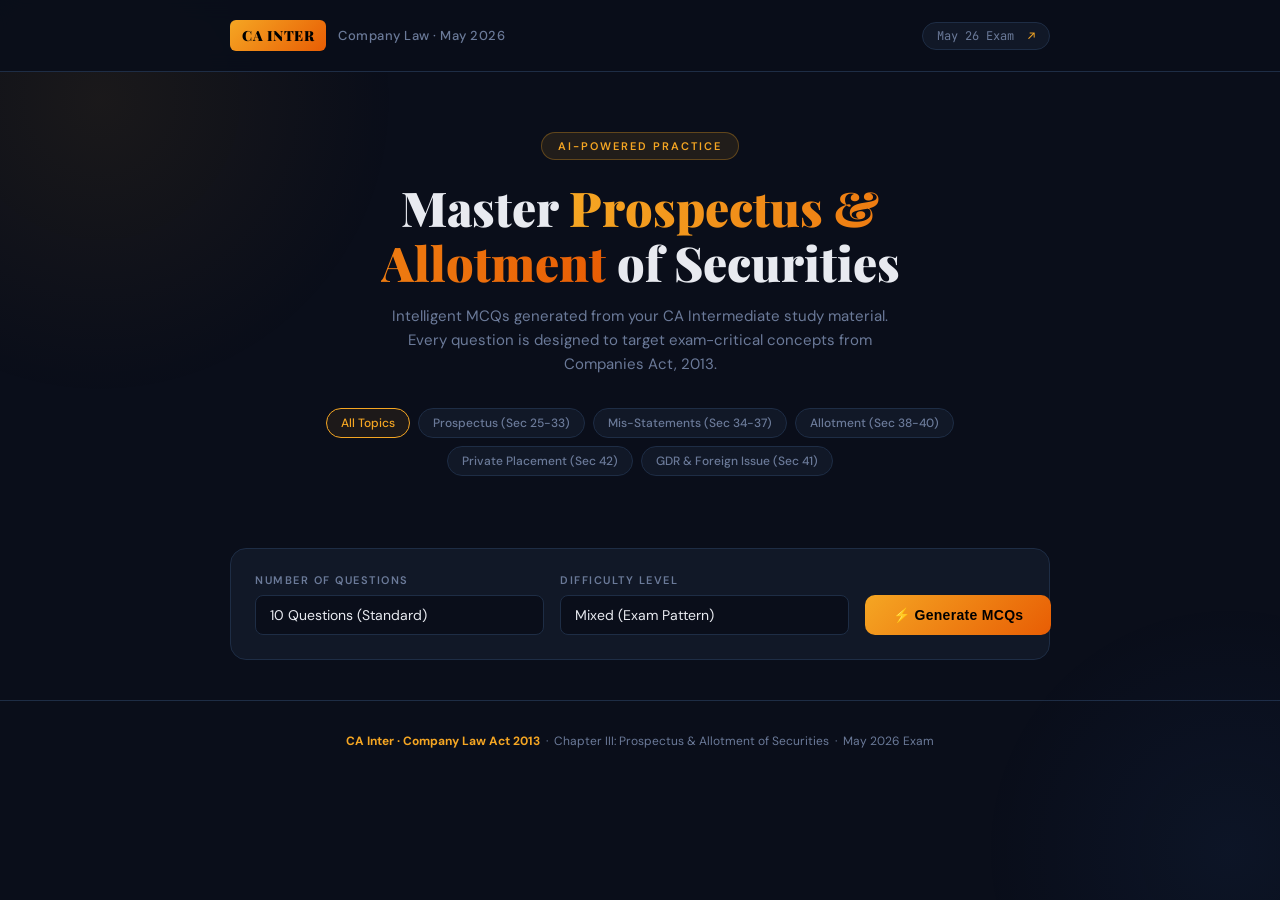
<file: ca_inter_mcq_app.html>
<!DOCTYPE html>
<html lang="en">
<head>
<meta charset="UTF-8">
<meta name="viewport" content="width=device-width, initial-scale=1.0">
<title>CA Inter | Company Law MCQ | Prospectus & Allotment</title>
<link href="https://fonts.googleapis.com/css2?family=Playfair+Display:wght@700;900&family=DM+Sans:wght@300;400;500;600&family=JetBrains+Mono:wght@400;600&display=swap" rel="stylesheet">
<style>
  :root {
    --bg: #0a0e1a;
    --surface: #111827;
    --surface2: #1a2235;
    --border: #1e2d45;
    --accent: #f5a623;
    --accent2: #e85d04;
    --blue: #3b82f6;
    --green: #10b981;
    --red: #ef4444;
    --text: #e8eaf0;
    --muted: #6b7a99;
    --gold: #f5a623;
  }

  * { box-sizing: border-box; margin: 0; padding: 0; }

  body {
    background: var(--bg);
    color: var(--text);
    font-family: 'DM Sans', sans-serif;
    min-height: 100vh;
    overflow-x: hidden;
  }

  /* Background effect */
  body::before {
    content: '';
    position: fixed;
    top: -200px; left: -200px;
    width: 600px; height: 600px;
    background: radial-gradient(circle, rgba(245,166,35,0.07) 0%, transparent 70%);
    pointer-events: none;
    z-index: 0;
  }
  body::after {
    content: '';
    position: fixed;
    bottom: -200px; right: -200px;
    width: 500px; height: 500px;
    background: radial-gradient(circle, rgba(59,130,246,0.06) 0%, transparent 70%);
    pointer-events: none;
    z-index: 0;
  }

  .container { max-width: 860px; margin: 0 auto; padding: 0 20px; position: relative; z-index: 1; }

  /* HEADER */
  header {
    border-bottom: 1px solid var(--border);
    padding: 20px 0;
    background: rgba(10,14,26,0.95);
    backdrop-filter: blur(10px);
    position: sticky; top: 0; z-index: 100;
  }
  header .inner {
    max-width: 860px; margin: 0 auto; padding: 0 20px;
    display: flex; align-items: center; justify-content: space-between;
  }
  .logo {
    display: flex; align-items: center; gap: 12px;
  }
  .logo-badge {
    background: linear-gradient(135deg, var(--accent), var(--accent2));
    color: #000;
    font-family: 'Playfair Display', serif;
    font-weight: 900;
    font-size: 14px;
    padding: 6px 12px;
    border-radius: 6px;
    letter-spacing: 0.5px;
  }
  .logo-text {
    font-family: 'DM Sans', sans-serif;
    font-size: 13px;
    color: var(--muted);
    font-weight: 500;
    letter-spacing: 0.5px;
  }
  .header-stat {
    display: flex; gap: 20px; align-items: center;
  }
  .stat-chip {
    background: var(--surface);
    border: 1px solid var(--border);
    border-radius: 20px;
    padding: 5px 14px;
    font-size: 12px;
    color: var(--muted);
    font-family: 'JetBrains Mono', monospace;
  }
  .stat-chip span { color: var(--accent); font-weight: 600; }

  /* HERO */
  .hero {
    padding: 60px 0 40px;
    text-align: center;
  }
  .hero-tag {
    display: inline-block;
    background: rgba(245,166,35,0.1);
    border: 1px solid rgba(245,166,35,0.3);
    color: var(--accent);
    font-size: 11px;
    font-weight: 600;
    letter-spacing: 2px;
    text-transform: uppercase;
    padding: 6px 16px;
    border-radius: 20px;
    margin-bottom: 20px;
  }
  .hero h1 {
    font-family: 'Playfair Display', serif;
    font-size: clamp(30px, 5vw, 48px);
    font-weight: 900;
    line-height: 1.15;
    color: var(--text);
    margin-bottom: 14px;
  }
  .hero h1 em {
    font-style: normal;
    background: linear-gradient(90deg, var(--accent), var(--accent2));
    -webkit-background-clip: text;
    -webkit-text-fill-color: transparent;
    background-clip: text;
  }
  .hero p {
    color: var(--muted);
    font-size: 15px;
    max-width: 520px;
    margin: 0 auto 32px;
    line-height: 1.6;
  }

  /* CONTROLS */
  .controls {
    background: var(--surface);
    border: 1px solid var(--border);
    border-radius: 16px;
    padding: 24px;
    margin-bottom: 32px;
    display: flex; flex-wrap: wrap; gap: 16px; align-items: flex-end;
  }
  .control-group { flex: 1; min-width: 160px; }
  .control-group label {
    display: block;
    font-size: 11px;
    font-weight: 600;
    letter-spacing: 1.5px;
    text-transform: uppercase;
    color: var(--muted);
    margin-bottom: 8px;
  }
  select, .btn {
    width: 100%;
    background: var(--bg);
    border: 1px solid var(--border);
    color: var(--text);
    padding: 10px 14px;
    border-radius: 8px;
    font-family: 'DM Sans', sans-serif;
    font-size: 14px;
    cursor: pointer;
    appearance: none;
    outline: none;
    transition: border-color 0.2s;
  }
  select:hover, select:focus { border-color: var(--accent); }

  .btn-generate {
    background: linear-gradient(135deg, var(--accent), var(--accent2));
    color: #000;
    border: none;
    font-weight: 700;
    font-size: 14px;
    padding: 12px 28px;
    border-radius: 10px;
    cursor: pointer;
    transition: all 0.2s;
    letter-spacing: 0.3px;
    white-space: nowrap;
  }
  .btn-generate:hover { transform: translateY(-1px); box-shadow: 0 8px 24px rgba(245,166,35,0.35); }
  .btn-generate:active { transform: translateY(0); }
  .btn-generate:disabled { opacity: 0.5; cursor: not-allowed; transform: none; }

  /* LOADING */
  .loading-area {
    text-align: center;
    padding: 60px 20px;
    display: none;
  }
  .spinner {
    width: 48px; height: 48px;
    border: 3px solid var(--border);
    border-top-color: var(--accent);
    border-radius: 50%;
    animation: spin 0.8s linear infinite;
    margin: 0 auto 20px;
  }
  @keyframes spin { to { transform: rotate(360deg); } }
  .loading-text {
    color: var(--muted);
    font-size: 14px;
  }
  .loading-text strong { color: var(--accent); }

  /* QUIZ AREA */
  .quiz-area { display: none; }

  /* SCORE BAR */
  .score-bar {
    background: var(--surface);
    border: 1px solid var(--border);
    border-radius: 12px;
    padding: 16px 20px;
    margin-bottom: 24px;
    display: flex; align-items: center; justify-content: space-between; flex-wrap: wrap; gap: 12px;
  }
  .score-info { display: flex; gap: 24px; }
  .score-item { text-align: center; }
  .score-item .num {
    font-family: 'JetBrains Mono', monospace;
    font-size: 22px;
    font-weight: 600;
  }
  .score-item .lbl {
    font-size: 10px;
    font-weight: 600;
    letter-spacing: 1px;
    text-transform: uppercase;
    color: var(--muted);
  }
  .num.correct { color: var(--green); }
  .num.wrong { color: var(--red); }
  .num.pending { color: var(--accent); }

  .progress-wrap { flex: 1; min-width: 120px; }
  .progress-label { font-size: 11px; color: var(--muted); margin-bottom: 6px; font-family: 'JetBrains Mono', monospace; }
  .progress-bar {
    height: 6px;
    background: var(--border);
    border-radius: 3px;
    overflow: hidden;
  }
  .progress-fill {
    height: 100%;
    background: linear-gradient(90deg, var(--accent), var(--accent2));
    border-radius: 3px;
    transition: width 0.4s ease;
    width: 0%;
  }

  /* QUESTION CARD */
  .q-card {
    background: var(--surface);
    border: 1px solid var(--border);
    border-radius: 16px;
    padding: 28px;
    margin-bottom: 20px;
    animation: fadeSlide 0.4s ease;
    transition: border-color 0.3s;
  }
  .q-card.answered-correct { border-color: rgba(16,185,129,0.4); }
  .q-card.answered-wrong { border-color: rgba(239,68,68,0.3); }

  @keyframes fadeSlide {
    from { opacity: 0; transform: translateY(16px); }
    to { opacity: 1; transform: translateY(0); }
  }

  .q-meta {
    display: flex; align-items: center; gap: 10px; margin-bottom: 16px; flex-wrap: wrap;
  }
  .q-num {
    font-family: 'JetBrains Mono', monospace;
    font-size: 11px;
    font-weight: 600;
    color: var(--muted);
    background: var(--surface2);
    padding: 3px 10px;
    border-radius: 4px;
  }
  .q-tag {
    font-size: 10px;
    font-weight: 700;
    letter-spacing: 1px;
    text-transform: uppercase;
    padding: 3px 10px;
    border-radius: 4px;
    border: 1px solid;
  }
  .q-tag.hard { color: #ef4444; border-color: rgba(239,68,68,0.3); background: rgba(239,68,68,0.08); }
  .q-tag.medium { color: #f5a623; border-color: rgba(245,166,35,0.3); background: rgba(245,166,35,0.08); }
  .q-tag.easy { color: #10b981; border-color: rgba(16,185,129,0.3); background: rgba(16,185,129,0.08); }
  .q-section {
    font-size: 10px; color: var(--blue); font-weight: 600; letter-spacing: 0.5px;
    background: rgba(59,130,246,0.1); border: 1px solid rgba(59,130,246,0.2);
    padding: 3px 10px; border-radius: 4px;
  }

  .q-text {
    font-size: 16px;
    line-height: 1.6;
    color: var(--text);
    margin-bottom: 20px;
    font-weight: 500;
  }

  .options { display: flex; flex-direction: column; gap: 10px; }
  .option {
    background: var(--surface2);
    border: 1.5px solid var(--border);
    border-radius: 10px;
    padding: 12px 16px;
    cursor: pointer;
    transition: all 0.2s;
    display: flex; align-items: center; gap: 12px;
    font-size: 14px;
    line-height: 1.5;
  }
  .option:hover:not(.disabled) {
    border-color: var(--accent);
    background: rgba(245,166,35,0.06);
  }
  .option.selected { border-color: var(--blue); background: rgba(59,130,246,0.1); }
  .option.correct { border-color: var(--green) !important; background: rgba(16,185,129,0.12) !important; }
  .option.wrong { border-color: var(--red) !important; background: rgba(239,68,68,0.1) !important; }
  .option.disabled { cursor: default; }

  .opt-letter {
    width: 28px; height: 28px;
    border-radius: 6px;
    background: var(--border);
    display: flex; align-items: center; justify-content: center;
    font-family: 'JetBrains Mono', monospace;
    font-size: 12px; font-weight: 700;
    flex-shrink: 0;
    transition: all 0.2s;
  }
  .option.selected .opt-letter { background: var(--blue); color: #fff; }
  .option.correct .opt-letter { background: var(--green); color: #fff; }
  .option.wrong .opt-letter { background: var(--red); color: #fff; }

  /* EXPLANATION */
  .explanation {
    margin-top: 16px;
    background: var(--surface2);
    border-left: 3px solid var(--accent);
    border-radius: 0 8px 8px 0;
    padding: 14px 16px;
    font-size: 13.5px;
    color: #c8cfdf;
    line-height: 1.6;
    display: none;
    animation: fadeIn 0.3s ease;
  }
  .explanation.show { display: block; }
  .explanation strong { color: var(--accent); }
  @keyframes fadeIn { from { opacity: 0; } to { opacity: 1; } }

  .result-badge {
    display: inline-flex; align-items: center; gap: 6px;
    font-size: 12px; font-weight: 700; letter-spacing: 0.5px;
    padding: 4px 12px; border-radius: 20px;
    margin-top: 12px;
  }
  .result-badge.correct-badge { background: rgba(16,185,129,0.15); color: var(--green); border: 1px solid rgba(16,185,129,0.3); }
  .result-badge.wrong-badge { background: rgba(239,68,68,0.12); color: var(--red); border: 1px solid rgba(239,68,68,0.3); }

  /* RESULTS PANEL */
  .results-panel {
    background: var(--surface);
    border: 1px solid var(--border);
    border-radius: 20px;
    padding: 40px;
    text-align: center;
    margin-bottom: 32px;
    display: none;
    animation: fadeSlide 0.4s ease;
  }
  .results-panel.show { display: block; }

  .result-circle {
    width: 120px; height: 120px;
    border-radius: 50%;
    display: flex; flex-direction: column; align-items: center; justify-content: center;
    margin: 0 auto 24px;
    position: relative;
  }
  .result-circle::before {
    content: '';
    position: absolute; inset: 0;
    border-radius: 50%;
    border: 4px solid transparent;
    background: linear-gradient(var(--surface), var(--surface)) padding-box,
                linear-gradient(135deg, var(--accent), var(--blue)) border-box;
  }
  .result-pct {
    font-family: 'Playfair Display', serif;
    font-size: 36px;
    font-weight: 900;
    background: linear-gradient(135deg, var(--accent), var(--accent2));
    -webkit-background-clip: text;
    -webkit-text-fill-color: transparent;
    background-clip: text;
  }
  .result-label { font-size: 11px; color: var(--muted); font-weight: 600; letter-spacing: 1px; text-transform: uppercase; }

  .result-verdict {
    font-family: 'Playfair Display', serif;
    font-size: 22px;
    font-weight: 700;
    margin-bottom: 8px;
  }
  .result-sub { color: var(--muted); font-size: 14px; margin-bottom: 28px; }

  .result-stats {
    display: flex; justify-content: center; gap: 32px; margin-bottom: 28px; flex-wrap: wrap;
  }
  .r-stat .r-num {
    font-family: 'JetBrains Mono', monospace;
    font-size: 28px; font-weight: 700;
  }
  .r-stat .r-lbl { font-size: 12px; color: var(--muted); font-weight: 500; }

  .btn-retry {
    background: linear-gradient(135deg, var(--accent), var(--accent2));
    color: #000; border: none;
    font-weight: 700; font-size: 15px;
    padding: 14px 36px; border-radius: 10px;
    cursor: pointer; transition: all 0.2s;
    margin: 0 8px;
  }
  .btn-retry:hover { transform: translateY(-2px); box-shadow: 0 10px 30px rgba(245,166,35,0.3); }

  .btn-outline {
    background: transparent;
    color: var(--text); border: 1.5px solid var(--border);
    font-weight: 600; font-size: 15px;
    padding: 13px 30px; border-radius: 10px;
    cursor: pointer; transition: all 0.2s;
    margin: 0 8px;
  }
  .btn-outline:hover { border-color: var(--accent); color: var(--accent); }

  /* SUBMIT BUTTON */
  .submit-wrap { text-align: center; margin: 28px 0; }
  .btn-submit {
    background: linear-gradient(135deg, var(--accent), var(--accent2));
    color: #000; border: none;
    font-weight: 700; font-size: 16px;
    padding: 15px 50px; border-radius: 12px;
    cursor: pointer; transition: all 0.2s;
    letter-spacing: 0.5px;
  }
  .btn-submit:hover { transform: translateY(-2px); box-shadow: 0 12px 35px rgba(245,166,35,0.35); }
  .btn-submit:disabled { opacity: 0.4; cursor: not-allowed; transform: none; }

  /* ERROR */
  .error-box {
    background: rgba(239,68,68,0.1);
    border: 1px solid rgba(239,68,68,0.3);
    border-radius: 10px;
    padding: 16px 20px;
    font-size: 14px;
    color: #fca5a5;
    display: none;
    margin-bottom: 20px;
  }

  /* TOPIC PILLS */
  .topic-grid {
    display: flex; flex-wrap: wrap; gap: 8px; margin-bottom: 32px; justify-content: center;
  }
  .topic-pill {
    background: var(--surface);
    border: 1px solid var(--border);
    color: var(--muted);
    font-size: 12px; font-weight: 500;
    padding: 6px 14px; border-radius: 20px;
    cursor: pointer; transition: all 0.2s;
  }
  .topic-pill:hover, .topic-pill.active {
    border-color: var(--accent);
    color: var(--accent);
    background: rgba(245,166,35,0.08);
  }

  /* Footer */
  footer {
    text-align: center;
    padding: 32px 20px;
    color: var(--muted);
    font-size: 12px;
    border-top: 1px solid var(--border);
    margin-top: 40px;
  }

  @media (max-width: 600px) {
    .controls { flex-direction: column; }
    .score-info { gap: 14px; }
    .q-text { font-size: 15px; }
    .result-stats { gap: 20px; }
  }
</style>
</head>
<body>

<header>
  <div class="inner">
    <div class="logo">
      <div class="logo-badge">CA INTER</div>
      <div class="logo-text">Company Law · May 2026</div>
    </div>
    <div class="header-stat">
      <div class="stat-chip">May 26 Exam &nbsp;<span>↗</span></div>
    </div>
  </div>
</header>

<div class="container">
  <div class="hero">
    <div class="hero-tag">AI-Powered Practice</div>
    <h1>Master <em>Prospectus &<br>Allotment</em> of Securities</h1>
    <p>Intelligent MCQs generated from your CA Intermediate study material. Every question is designed to target exam-critical concepts from Companies Act, 2013.</p>

    <div class="topic-grid" id="topicPills">
      <div class="topic-pill active" data-topic="all">All Topics</div>
      <div class="topic-pill" data-topic="prospectus">Prospectus (Sec 25-33)</div>
      <div class="topic-pill" data-topic="misstatement">Mis-Statements (Sec 34-37)</div>
      <div class="topic-pill" data-topic="allotment">Allotment (Sec 38-40)</div>
      <div class="topic-pill" data-topic="private">Private Placement (Sec 42)</div>
      <div class="topic-pill" data-topic="gdr">GDR & Foreign Issue (Sec 41)</div>
    </div>
  </div>

  <div class="controls">
    <div class="control-group">
      <label>Number of Questions</label>
      <select id="qCount">
        <option value="5">5 Questions (Quick)</option>
        <option value="10" selected>10 Questions (Standard)</option>
        <option value="15">15 Questions (Full Set)</option>
        <option value="20">20 Questions (Mock Exam)</option>
      </select>
    </div>
    <div class="control-group">
      <label>Difficulty Level</label>
      <select id="difficulty">
        <option value="mixed" selected>Mixed (Exam Pattern)</option>
        <option value="easy">Easy (Foundation)</option>
        <option value="medium">Medium (Intermediate)</option>
        <option value="hard">Hard (Exam Level)</option>
      </select>
    </div>
    <div class="control-group" style="flex: 0;">
      <label>&nbsp;</label>
      <button class="btn-generate" id="generateBtn" onclick="generateQuiz()">⚡ Generate MCQs</button>
    </div>
  </div>

  <div class="error-box" id="errorBox"></div>

  <div class="loading-area" id="loadingArea">
    <div class="spinner"></div>
    <div class="loading-text">AI is crafting <strong>exam-focused</strong> questions from your material...</div>
  </div>

  <div class="quiz-area" id="quizArea">
    <div class="score-bar">
      <div class="score-info">
        <div class="score-item">
          <div class="num correct" id="scoreCorrect">0</div>
          <div class="lbl">Correct</div>
        </div>
        <div class="score-item">
          <div class="num wrong" id="scoreWrong">0</div>
          <div class="lbl">Wrong</div>
        </div>
        <div class="score-item">
          <div class="num pending" id="scorePending">0</div>
          <div class="lbl">Pending</div>
        </div>
      </div>
      <div class="progress-wrap">
        <div class="progress-label" id="progressLabel">0 / 0</div>
        <div class="progress-bar"><div class="progress-fill" id="progressFill"></div></div>
      </div>
    </div>

    <div id="questionsContainer"></div>

    <div class="submit-wrap">
      <button class="btn-submit" id="submitBtn" onclick="submitQuiz()" disabled>Submit & See Results</button>
    </div>
  </div>

  <div class="results-panel" id="resultsPanel">
    <div class="result-circle">
      <div class="result-pct" id="resultPct">0%</div>
      <div class="result-label">Score</div>
    </div>
    <div class="result-verdict" id="resultVerdict">Well Done!</div>
    <div class="result-sub" id="resultSub"></div>
    <div class="result-stats">
      <div class="r-stat">
        <div class="r-num" style="color: var(--green)" id="rCorrect">0</div>
        <div class="r-lbl">✓ Correct</div>
      </div>
      <div class="r-stat">
        <div class="r-num" style="color: var(--red)" id="rWrong">0</div>
        <div class="r-lbl">✗ Wrong</div>
      </div>
      <div class="r-stat">
        <div class="r-num" style="color: var(--accent)" id="rPct">0%</div>
        <div class="r-lbl">Accuracy</div>
      </div>
    </div>
    <button class="btn-retry" onclick="retryQuiz()">🔄 New Quiz</button>
    <button class="btn-outline" onclick="reviewAnswers()">📋 Review Answers</button>
  </div>

</div>

<footer>
  <strong style="color: var(--accent)">CA Inter · Company Law Act 2013</strong> &nbsp;·&nbsp; Chapter III: Prospectus &amp; Allotment of Securities &nbsp;·&nbsp; May 2026 Exam
</footer>

<script>
const TOPIC_CONTEXT = {
  all: `The entire chapter on Prospectus and Allotment of Securities under Companies Act 2013 (Sections 23-42) including:
- Section 23: Public offer and private placement methods
- Section 24: Regulation of issue by SEBI
- Sections 25-33: Prospectus types (Deemed, Red Herring, Shelf, Abridged), matters to be stated, expert statements, advertisement, variation in objects, penalty for contravention
- Sections 34-37: Mis-statements in prospectus - right of rescission, civil liability (Sec 35), criminal liability (Sec 34), damages for deceit, fraudulent inducement (Sec 36), action by affected persons (Sec 37)
- Section 38: Punishment for personation
- Section 39: Allotment of securities - minimum subscription (5% on application), refund within 15 days, return of allotment in Form PAS-3 within 30 days, penalty Rs 1000/day up to Rs 1 lakh
- Section 40: Securities on stock exchanges, payment of commission (5% shares, 2.5% debentures), maintaining separate bank account
- Section 41: GDR - Global Depository Receipt, overseas depository bank, voting rights after conversion
- Section 42: Private Placement - max 200 identified persons per FY per kind of security, QIBs and ESOP excluded, allotment within 60 days, Form PAS-4 within 30 days, return in Form PAS-3 within 15 days, penalty lower of Rs 2 crore or amount raised`,
  prospectus: `Types and requirements of Prospectus under Companies Act 2013:
- Prospectus definition: document described/issued as prospectus, includes red herring, shelf prospectus and any document inviting offers from public
- Section 26: Matters to be stated - dated & signed, SEBI-specified financial info, declaration of compliance, not in contravention statement. Not applicable if issued to existing members or for uniform securities listed on RSE.
- Copy signed by every director delivered to ROC; valid for 90 days; specify on face that copy delivered to ROC
- Expert statement excluded if expert engaged in company, hasn't given written consent, or withdrawn consent
- Punishment for contravention: Rs 50,000 to Rs 3 lakhs fine + void allotment + refund
- Section 25: Deemed Prospectus - allots/agrees to allot with view to offer to public; allotment presumed public if within 6 months or full consideration not received; signed by 2 directors
- Section 28: Offer of sale by members - document treated as prospectus issued by company
- Section 32: Red Herring Prospectus (RHP) - no complete particulars of quantum or price; filed 3 days before opening; final prospectus filed with ROC & SEBI after closing
- Section 31: Shelf Prospectus - validity up to 1 year from first offer; IM filed with ROC not earlier than 1 month before offer in Form PAS-2; IM deemed prospectus when offer made; advance payment refunded within 15 days if changes
- Section 33: Abridged Prospectus - memorandum with salient features; sent with application form except for underwriting invitation, non-public securities, existing members offer; penalty Rs 50,000
- Section 30: Advertisement of prospectus - must include objects, liability & share capital, names of signatories to MOA, number of shares subscribed
- Section 27: Variation in terms - by SR via postal ballot; dissenting shareholders get exit offer at SEBI price; notice published in 1 English + 1 vernacular newspaper (PAS-1); cannot use funds to deal in equity shares of other listed company`,
  misstatement: `Mis-statements in Prospectus under Companies Act 2013 (Sections 34-37):
- Contract of shares is uberrimae fides (utmost good faith)
- Misleading prospectus = false/inaccurate statement OR omission of material facts giving wrong impression
- Three remedies for aggrieved shareholders: (1) Against company under Contract Act 1872, (2) Against company and persons - Civil Liability, (3) Against persons authorised to issue prospectus - Criminal Liability + Damages for Deceit
- Right of Rescission: Agreement to purchase voidable at option of person who bought directly from company based on misleading prospectus. NOT available to: subscriber to MOA, subsequent purchasers from market
- Right of Damages: If person suffered damages by acting on misrepresented (fraudulent) material fact in prospectus, has right against company even after liquidation
- Civil Liability (Section 35): Company + every person (director at time of issue, authorised himself as director in prospectus, promoter & expert, authorised issue) liable to compensate irrespective of intention. Exceptions: withdrew consent, gave public notice, expert statement correct and they reasonably believed competent expert consented
- Criminal Liability (Section 34): Every person who authorises issue of untrue/misleading statement liable u/s 447. Exceptions: misstatement immaterial, or reasonable ground to believe statement true
- Damages for Deceit: Available to original allottee who saw fraudulent prospectus, even if rescission lost or company in liquidation (Peek v. Gurney)
- Section 36: Fraudulent inducement - person liable u/s 447 if makes misleading statement/forecast or deliberately conceals material facts to induce person to acquire/dispose/subscribe/underwrite securities, secure profit from yield/fluctuation, obtain credit from bank/FI. Not limited to misleading prospectus.
- Section 37: Action by affected persons - suit may be filed u/s 34, 35 or 36 by person, group or association affected by misleading prospectus`,
  allotment: `Allotment of Securities under Companies Act 2013 (Sections 38-40):
- Allotment = appropriation out of previously unappropriated capital (Authorised - Issued capital)
- Section 39: Pre-requisites for valid allotment - Minimum Subscription (stated in prospectus, subscribed by public, cheque/instrument received) AND amount payable on application not less than 5% of nominal value or SEBI specified %
- If minimum subscription not received within 30 days of prospectus issue (or SEBI period), application money refunded within 15 days of closure
- Minimum subscription not applicable for OFS (Offer for Sale)
- Default to refund: directors & officers jointly & severally liable to refund with interest @15% p.a.
- Section 39(4): Return of allotment filed with ROC within 30 days in Form PAS-3 - list of allottees (names, address, occupation) + number of securities allotted
- Additional attachments to PAS-3: If consideration other than cash (not bonus) - copy of allotment contract, contract of sale/property/services, registered valuer report. If issued u/s 62(1)(c) by unlisted company - valuation report of registered valuer
- Section 39(5): Penalty for default in filing return of allotment or refund: Rs 1,000/day during default (for each default) or Rs 1 lakh whichever is less
- Section 38: Personation - making application in fictitious name, multiple applications in different name combinations, inducing company to allot in fictitious name - liable u/s 447. Court may order disgorgement credited to IEPF + seizure of securities
- Section 40(3): Separate bank account for application money in scheduled bank; only for adjustment against allotment or repayment; default penalty - Company Rs 5-50 lakhs, Officer Rs 50,000-3 lakhs
- Section 40: Before public offer, obtain permission from all RSEs applied to. Penalty: Company Rs 5-50 lakhs, Officer Rs 50,000-3 lakhs
- Payment of commission (Section 40(6)): Authorised by AOA; Source: proceeds of issue or profit or both; Rate: Lower of 5% of issue price or AOA rate (shares), Lower of 2.5% of issue price or AOA rate (debentures); No prohibition on cash or kind; Commission NOT paid to underwriter for securities not offered to public`,
  private: `Private Placement under Companies Act 2013 (Section 42):
- Definition: Offer or invitation to subscribe securities to selected group of persons (other than public offer) through private placement offer-cum-application
- Conditions: Max 200 identified persons (identified by BOD) in a FY per kind of security (debenture, equity, preference counted individually)
- Exclude from 200 limit: QIBs (Qualified Institutional Buyers) + ESOP employees
- If offered to more than 200 = deemed public offer, public offer provisions apply
- Company shall NOT release public advertisement or use media/marketing/distribution channels
- Fresh offer not made unless allotments for earlier offer completed/withdrawn/abandoned
- Form PAS-4: Private placement offer-cum-application (no right of renunciation), serially numbered, addressed to identified person, sent within 30 days of recording name
- Every private placement requires prior approval by SR + explanatory statement to notice of meeting disclosing: particulars of offer, date of BR, kind of securities, price, justification, amount to be raised, material terms, time schedule, purpose, promoter/director contribution, principle terms of charged assets, name & address of valuer
- BR sufficient for non-convertible debentures if amount doesn't exceed Section 180(1)(c) limit
- Section 180(1)(c) limit: [Money borrowed + already borrowed] > [Paid-up share capital + Free reserve + Securities premium]
- If NCD exceeds 180(1)(c) limit: SR required once a year for all offers/invitations
- SR once a year sufficient for all offers/invitations to QIBs
- Allotment within 60 days of receipt of application money; if fails, repay within 15 days of expiry of 60 days; if fails again, pay with interest @12% p.a. from 60th day [within 30 days of order]
- Monies kept in separate bank account (scheduled bank); only for adjustment against allotment or repayment
- Return of allotment: Form PAS-3 within 15 days of allotment with complete list of allottees (name, address, PAN, email, class of security, allotment date, number, nominal value, amount paid, consideration details)
- Default in filing: Company, promoters & directors liable Rs 1,000/day during default (each default) not exceeding Rs 25 lakhs
- Punishment for default: Company refund money with interest @12% p.a. within 30 days of order; Company, promoters & directors fine of lower of Rs 2 crores or amount raised through private placement
- Company shall not utilise money raised through private placement unless allotment made AND return filed with ROC
- Offer to body corporate incorporated in country sharing land border with India: Government approval under FEMA required
- Border sharing countries: Payment by bank account; joint holders: first named person's account`,
  gdr: `Global Depository Receipt (GDR) and Foreign Issues under Companies Act 2013 (Sections 23 & 41):
- Section 23: Notified public companies may list their notified securities on permitted stock exchanges of foreign jurisdictions or other prescribed jurisdictions
- CG may exempt such notified public company from specified provisions; every notification of exemption shall be laid before both Houses of Parliament
- GDR: Certificate issued by overseas depository bank who purchases shares of Indian company and issues certificates traded in their local stock exchange backed by those shares
- GDR requirement: After passing SR and complying with prescribed conditions
- Manner and Form: GDR can be issued by public offer, private placement or other manner prevalent in foreign jurisdiction; may be listed/traded in such jurisdiction
- GDR may be issued against new shares or sponsored against existing shares held by shareholders (as per conditions prescribed by CG/RBI)
- Underlying shares allotted in name of overseas depository bank; GDR issued by overseas depository bank against such shares
- Voting Rights: GDR holder may become member of company but entitled to vote ONLY after conversion of GDR into underlying shares. Until conversion, overseas depository bank is entitled to vote on behalf of GDR holders as per agreement
- Example: Infosys issues new shares held by Deutsche Bank London (overseas depository bank); Deutsche Bank issues GDRs traded on London Stock Exchange; allows foreign investors to invest in Infosys without directly buying Indian shares
- Section 29: Public Offer of Securities in Dematerialised Form - Company making public offer + other prescribed companies must issue securities only in dematerialised form (new issue). Prescribed unlisted companies: securities shall be held or transferred only in demat form. Any other company may issue in physical or demat form or convert to demat form. Comply with Depositories Act 1996 and Rules 9 and 9A`
};

let selectedTopic = 'all';
let currentQuestions = [];
let userAnswers = {};
let quizSubmitted = false;

// Topic pill selection
document.querySelectorAll('.topic-pill').forEach(pill => {
  pill.addEventListener('click', function() {
    document.querySelectorAll('.topic-pill').forEach(p => p.classList.remove('active'));
    this.classList.add('active');
    selectedTopic = this.dataset.topic;
  });
});

async function generateQuiz() {
  const btn = document.getElementById('generateBtn');
  const loadingArea = document.getElementById('loadingArea');
  const quizArea = document.getElementById('quizArea');
  const resultsPanel = document.getElementById('resultsPanel');
  const errorBox = document.getElementById('errorBox');

  const qCount = document.getElementById('qCount').value;
  const difficulty = document.getElementById('difficulty').value;

  btn.disabled = true;
  loadingArea.style.display = 'block';
  quizArea.style.display = 'none';
  resultsPanel.classList.remove('show');
  errorBox.style.display = 'none';

  userAnswers = {};
  quizSubmitted = false;

  const difficultyInstructions = {
    easy: 'Generate easy questions testing basic definitions, section numbers, and straightforward provisions.',
    medium: 'Generate medium difficulty questions testing application of provisions, exceptions, and numerical limits.',
    hard: 'Generate hard exam-level questions testing complex scenarios, exceptions within exceptions, calculations, and tricky distinctions that CA students often confuse.',
    mixed: 'Generate a mix of easy (30%), medium (40%) and hard (30%) questions replicating actual CA Intermediate exam pattern.'
  };

  const topicContext = TOPIC_CONTEXT[selectedTopic];

  const prompt = `You are an expert CA Intermediate exam setter for Companies Act 2013 - Chapter on Prospectus and Allotment of Securities. 

STUDY MATERIAL CONTEXT:
${topicContext}

Generate exactly ${qCount} MCQ questions for CA Intermediate May 2026 exam preparation.

Difficulty instruction: ${difficultyInstructions[difficulty]}

CRITICAL RULES:
1. Every question must test a specific provision, section number, penalty amount, timeline, or exception from the study material above
2. Include tricky distractors that students commonly confuse
3. Cover maximum different topics/sections
4. Questions should include scenario-based problems as well as direct knowledge questions
5. Focus on exam-critical points: penalty amounts (Rs figures), time limits (days), section numbers, conditions, exceptions

Return ONLY a valid JSON array (no markdown, no explanation, no preamble) with this exact structure:
[
  {
    "q": "Question text here",
    "options": ["A) option1", "B) option2", "C) option3", "D) option4"],
    "answer": 0,
    "explanation": "Clear explanation of why this is correct and why others are wrong",
    "difficulty": "easy|medium|hard",
    "section": "Section 25" 
  }
]

The "answer" field is 0-indexed (0=A, 1=B, 2=C, 3=D).`;

  try {
    const response = await fetch("https://api.anthropic.com/v1/messages", {
      method: "POST",
      headers: { "Content-Type": "application/json" },
      body: JSON.stringify({
        model: "claude-sonnet-4-20250514",
        max_tokens: 4000,
        messages: [{ role: "user", content: prompt }]
      })
    });

    if (!response.ok) {
      throw new Error(`API error: ${response.status}`);
    }

    const data = await response.json();
    const text = data.content.map(i => i.text || '').join('');
    
    // Parse JSON - remove any markdown fences
    const clean = text.replace(/```json\n?/g, '').replace(/```\n?/g, '').trim();
    const questions = JSON.parse(clean);

    if (!Array.isArray(questions) || questions.length === 0) {
      throw new Error('Invalid response format');
    }

    currentQuestions = questions;
    renderQuiz(questions);

  } catch (err) {
    errorBox.textContent = '⚠️ Failed to generate questions. Please try again. Error: ' + err.message;
    errorBox.style.display = 'block';
  } finally {
    btn.disabled = false;
    loadingArea.style.display = 'none';
  }
}

function renderQuiz(questions) {
  const container = document.getElementById('questionsContainer');
  const quizArea = document.getElementById('quizArea');

  container.innerHTML = '';
  updateScoreBar();

  questions.forEach((q, idx) => {
    const card = document.createElement('div');
    card.className = 'q-card';
    card.id = `q-card-${idx}`;

    const optionsHTML = q.options.map((opt, oIdx) => {
      const letter = ['A', 'B', 'C', 'D'][oIdx];
      const optText = opt.replace(/^[A-D]\)\s*/, '');
      return `<div class="option" id="opt-${idx}-${oIdx}" onclick="selectAnswer(${idx}, ${oIdx})">
        <div class="opt-letter">${letter}</div>
        <span>${optText}</span>
      </div>`;
    }).join('');

    card.innerHTML = `
      <div class="q-meta">
        <div class="q-num">Q${idx + 1}</div>
        <div class="q-tag ${q.difficulty || 'medium'}">${(q.difficulty || 'medium').toUpperCase()}</div>
        ${q.section ? `<div class="q-section">${q.section}</div>` : ''}
      </div>
      <div class="q-text">${q.q}</div>
      <div class="options">${optionsHTML}</div>
      <div class="explanation" id="exp-${idx}">
        <strong>📚 Explanation:</strong> ${q.explanation}
      </div>
    `;

    container.appendChild(card);
  });

  quizArea.style.display = 'block';
  document.getElementById('submitBtn').disabled = true;
  updateProgress();
  quizArea.scrollIntoView({ behavior: 'smooth', block: 'start' });
}

function selectAnswer(qIdx, optIdx) {
  if (quizSubmitted) return;

  // Deselect previous
  const prevAns = userAnswers[qIdx];
  if (prevAns !== undefined) {
    document.getElementById(`opt-${qIdx}-${prevAns}`)?.classList.remove('selected');
  }

  userAnswers[qIdx] = optIdx;
  document.getElementById(`opt-${qIdx}-${optIdx}`)?.classList.add('selected');

  updateScoreBar();
  updateProgress();

  // Enable submit if all answered
  const answered = Object.keys(userAnswers).length;
  document.getElementById('submitBtn').disabled = answered < currentQuestions.length;
}

function updateScoreBar() {
  const total = currentQuestions.length;
  const answered = Object.keys(userAnswers).length;
  document.getElementById('scorePending').textContent = total - answered;
  document.getElementById('scoreCorrect').textContent = quizSubmitted ? 
    currentQuestions.filter((q, i) => userAnswers[i] === q.answer).length : 0;
  document.getElementById('scoreWrong').textContent = quizSubmitted ?
    currentQuestions.filter((q, i) => userAnswers[i] !== undefined && userAnswers[i] !== q.answer).length : 0;
}

function updateProgress() {
  const total = currentQuestions.length;
  const answered = Object.keys(userAnswers).length;
  const pct = total > 0 ? (answered / total) * 100 : 0;
  document.getElementById('progressFill').style.width = pct + '%';
  document.getElementById('progressLabel').textContent = `${answered} / ${total} answered`;
}

function submitQuiz() {
  if (Object.keys(userAnswers).length < currentQuestions.length) return;
  quizSubmitted = true;

  let correct = 0;
  currentQuestions.forEach((q, idx) => {
    const selectedOpt = userAnswers[idx];
    const isCorrect = selectedOpt === q.answer;
    if (isCorrect) correct++;

    const card = document.getElementById(`q-card-${idx}`);
    card.classList.add(isCorrect ? 'answered-correct' : 'answered-wrong');

    // Show all options
    q.options.forEach((_, oIdx) => {
      const optEl = document.getElementById(`opt-${idx}-${oIdx}`);
      optEl.classList.add('disabled');
      if (oIdx === q.answer) optEl.classList.add('correct');
      if (oIdx === selectedOpt && !isCorrect) optEl.classList.add('wrong');
    });

    // Show explanation + badge
    const exp = document.getElementById(`exp-${idx}`);
    exp.classList.add('show');

    const badge = document.createElement('div');
    badge.className = `result-badge ${isCorrect ? 'correct-badge' : 'wrong-badge'}`;
    badge.innerHTML = isCorrect ? '✓ Correct!' : `✗ Correct answer: ${['A', 'B', 'C', 'D'][q.answer]}`;
    exp.parentNode.insertBefore(badge, exp);
  });

  updateScoreBar();
  document.getElementById('submitBtn').disabled = true;

  // Show results
  const total = currentQuestions.length;
  const pct = Math.round((correct / total) * 100);

  document.getElementById('resultPct').textContent = pct + '%';
  document.getElementById('rCorrect').textContent = correct;
  document.getElementById('rWrong').textContent = total - correct;
  document.getElementById('rPct').textContent = pct + '%';

  let verdict, sub;
  if (pct >= 80) {
    verdict = '🏆 Excellent Performance!';
    sub = `You're well-prepared for the CA Intermediate May 2026 exam. Keep up the great work!`;
  } else if (pct >= 60) {
    verdict = '📚 Good Progress!';
    sub = `Solid understanding shown. Review the wrong answers and strengthen your weak areas.`;
  } else if (pct >= 40) {
    verdict = '⚡ Needs Improvement';
    sub = `Focus on the explanations for wrong answers and revise the relevant sections.`;
  } else {
    verdict = '📖 Keep Studying!';
    sub = `Revise the chapter thoroughly. Pay special attention to section numbers, penalties, and time limits.`;
  }

  document.getElementById('resultVerdict').textContent = verdict;
  document.getElementById('resultSub').textContent = sub;
  document.getElementById('resultsPanel').classList.add('show');
  document.getElementById('resultsPanel').scrollIntoView({ behavior: 'smooth' });
}

function retryQuiz() {
  document.getElementById('resultsPanel').classList.remove('show');
  document.getElementById('quizArea').style.display = 'none';
  window.scrollTo({ top: 0, behavior: 'smooth' });
}

function reviewAnswers() {
  document.getElementById('questionsContainer').scrollIntoView({ behavior: 'smooth' });
}
</script>
</body>
</html>
</file>
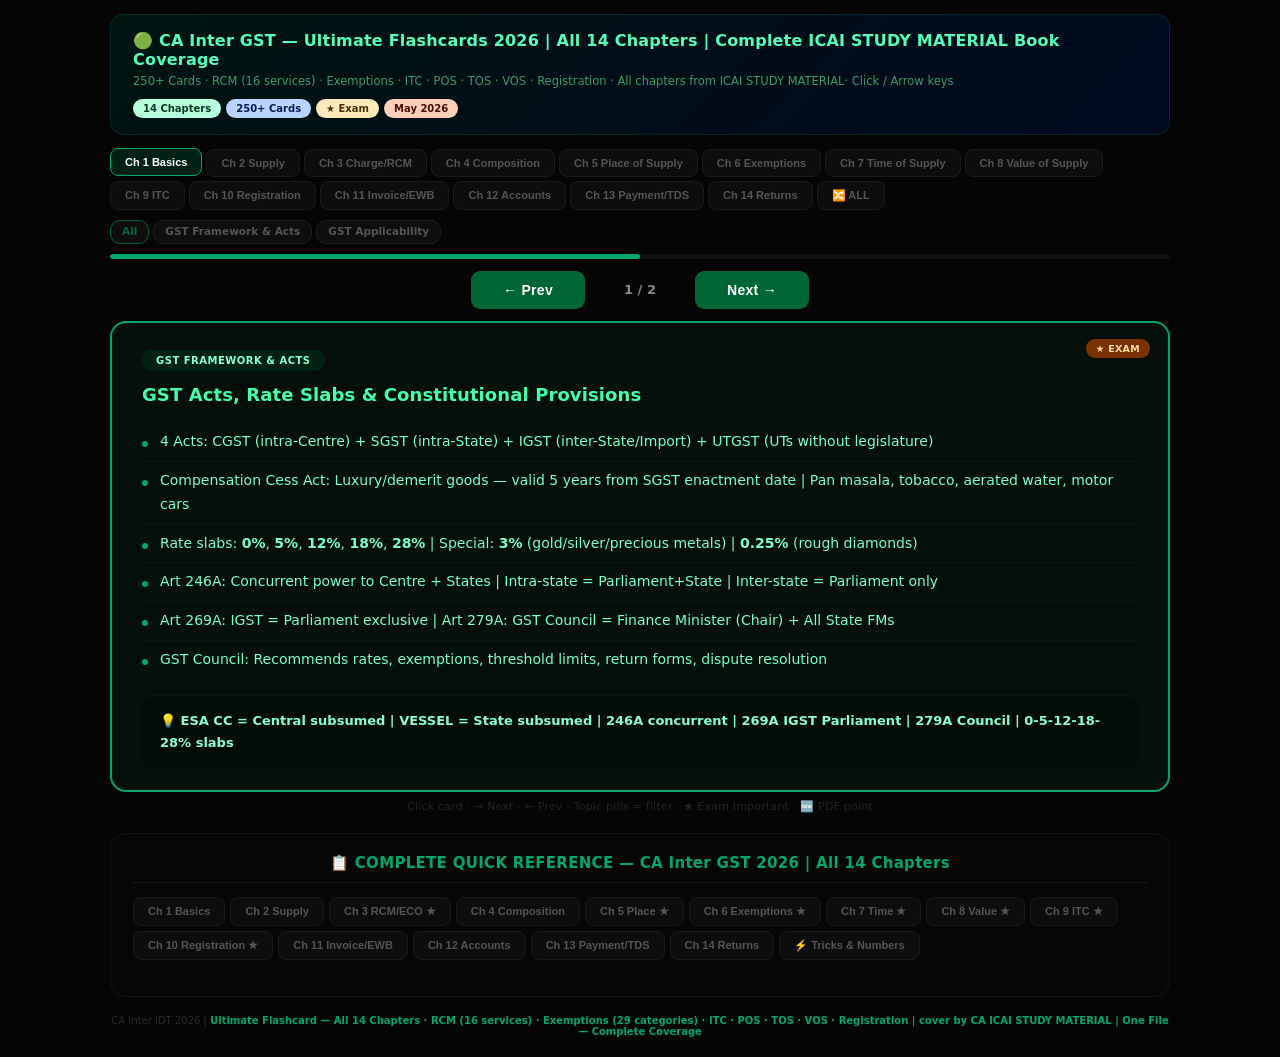
<file: gst-flashcard.html>
<!DOCTYPE html>
<html lang="en">
<head>
<meta charset="UTF-8">
<meta name="viewport" content="width=device-width, initial-scale=1.0">
<title>CA Inter GST — Ultimate Flashcards 2026 | All 14 Chapters Complete</title>
<style>
*{box-sizing:border-box;margin:0;padding:0}
body{font-family:'Segoe UI',system-ui,sans-serif;background:#050505;color:#ddd;min-height:100vh;padding:14px 20px;max-width:1100px;margin:0 auto}

/* HEADER */
.hdr{background:linear-gradient(135deg,#001410,#00091f);border-radius:14px;padding:16px 22px;margin-bottom:14px;border:1px solid #00A86B30;display:flex;align-items:center;justify-content:space-between;flex-wrap:wrap;gap:8px}
.hdr h1{font-size:16px;font-weight:800;color:#55ffbb;letter-spacing:.2px}
.hdr .sub{font-size:11.5px;color:#3d9966;margin-top:4px;line-height:1.55}
.bdgs{display:flex;gap:5px;flex-wrap:wrap}
.b{font-size:10px;font-weight:800;padding:4px 10px;border-radius:10px}
.b1{background:#b8ffe0;color:#003d18}.b2{background:#b8d4ff;color:#002055}.b3{background:#ffe8b8;color:#443300}.b4{background:#ffceb8;color:#441100}

/* TABS */
.tabs{display:flex;gap:4px;margin-bottom:10px;flex-wrap:wrap}
.tab{padding:7px 14px;border-radius:8px;font-size:11px;font-weight:800;cursor:pointer;border:1.5px solid #1a1a1a;background:#0d0d0d;color:#555;transition:all .14s;white-space:nowrap}
.tab:hover{color:#aaa;border-color:#333}
.tab.on{color:#fff;transform:translateY(-1px)}
.c1.on{background:#002214;border-color:#00A86B}.c2.on{background:#001a33;border-color:#0055bb}
.c3.on{background:#111f00;border-color:#3d7700}.c4.on{background:#221500;border-color:#bb5500}
.c5.on{background:#001433;border-color:#1166cc}.c6.on{background:#120022;border-color:#7711dd}
.c7.on{background:#1e0000;border-color:#aa2200}.c8.on{background:#001122;border-color:#0066aa}
.c9.on{background:#220000;border-color:#aa0000}.c10.on{background:#001100;border-color:#007711}
.c11.on{background:#181100;border-color:#aa7700}.c12.on{background:#000a18;border-color:#003d99}
.c13.on{background:#180e00;border-color:#551100}.c14.on{background:#060022;border-color:#4411aa}
.call.on{background:#111100;border-color:#888800}

/* PILLS */
.pills{display:flex;flex-wrap:wrap;gap:4px;margin-bottom:10px;min-height:24px}
.pill{font-size:10.5px;font-weight:700;padding:4px 11px;border-radius:10px;cursor:pointer;border:1px solid #1e1e1e;background:#0e0e0e;color:#555;transition:all .1s}
.pill:hover{color:#aaa}.pill.on{color:#fff}

/* PROGRESS */
.pb{height:5px;background:#111;border-radius:3px;margin-bottom:12px;overflow:hidden}
.pf{height:100%;border-radius:3px;transition:width .3s}

/* NAV */
.nav{display:flex;align-items:center;justify-content:center;gap:10px;margin-bottom:12px;flex-wrap:wrap}
.nav button{border:none;border-radius:9px;padding:11px 32px;font-size:14px;font-weight:800;cursor:pointer;color:#fff;letter-spacing:.3px}
.nav button:hover{opacity:.8}
.ctr{font-size:13px;font-weight:800;color:#888;min-width:90px;text-align:center}

/* FLASHCARD — Wide, Tall, Comfortable */
.card{
  border-radius:16px;
  padding:26px 30px 22px;
  min-height:400px;
  border-width:2px;
  border-style:solid;
  cursor:pointer;
  position:relative;
  margin-bottom:8px;
  user-select:none;
  transition:opacity .1s, box-shadow .2s;
  width:100%;
}
.card:hover{box-shadow:0 4px 40px #00A86B14}
.card:active{opacity:.9}

/* CARD TOPIC TAG */
.ctag{
  font-size:10px;font-weight:800;
  padding:5px 14px;border-radius:10px;
  display:inline-block;margin-bottom:12px;
  letter-spacing:.5px;text-transform:uppercase;
}

/* CARD TITLE — Bigger, Bolder */
.ctitle{
  font-size:18px;font-weight:800;
  margin-bottom:16px;line-height:1.35;
  letter-spacing:.1px;
}

/* CARD BULLETS — Spacious, Readable */
.cbul{list-style:none;padding:0;margin:0 0 16px}
.cbul li{
  font-size:14px;font-weight:500;
  padding:7px 0;
  display:flex;gap:12px;
  line-height:1.7;
  align-items:flex-start;
  border-bottom:1px solid #ffffff07;
}
.cbul li:last-child{border-bottom:none}
.cbul li .d{
  flex-shrink:0;margin-top:11px;
  width:6px;height:6px;border-radius:50%;
}

/* TRICK BOX */
.ctrick{
  border-radius:10px;
  padding:14px 18px;
  font-size:13px;font-weight:600;
  line-height:1.7;
  border-top:1px solid #ffffff0a;
}

/* BADGES */
.sbdg{position:absolute;top:16px;right:18px;font-size:9.5px;font-weight:800;padding:4px 10px;border-radius:9px;background:#7a3300;color:#ffd8a8;letter-spacing:.3px}
.nbdg{position:absolute;top:16px;right:100px;font-size:9.5px;font-weight:800;padding:4px 10px;border-radius:9px;background:#00266b;color:#aaccff;letter-spacing:.3px}
.hint{font-size:11px;color:#252525;text-align:center;margin-top:5px;margin-bottom:16px;letter-spacing:.2px}

/* QUICK REFERENCE SECTION */
.qs{background:#060606;border-radius:16px;padding:20px 22px;margin-top:20px;border:1px solid #141414}
.qst{font-size:15px;font-weight:800;text-align:center;color:#00A86B;margin-bottom:14px;padding-bottom:10px;border-bottom:1px solid #181818;letter-spacing:.3px}
.qnav{display:flex;flex-wrap:wrap;gap:5px;margin-bottom:16px}
.qb{padding:7px 14px;border-radius:8px;font-size:11px;font-weight:700;cursor:pointer;border:1px solid #1a1a1a;background:#0d0d0d;color:#555;transition:all .15s}
.qb:hover{border-color:#333;color:#999}
.qb.qa{color:#fff;transform:translateY(-1px)}
.qb[data-c="1"].qa{background:#002214;border-color:#00A86B}
.qb[data-c="2"].qa{background:#001a33;border-color:#0055bb}
.qb[data-c="3"].qa{background:#111f00;border-color:#3d7700}
.qb[data-c="4"].qa{background:#221500;border-color:#bb5500}
.qb[data-c="5"].qa{background:#001433;border-color:#1166cc}
.qb[data-c="6"].qa{background:#120022;border-color:#7711dd}
.qb[data-c="7"].qa{background:#1e0000;border-color:#aa2200}
.qb[data-c="8"].qa{background:#001122;border-color:#0066aa}
.qb[data-c="9"].qa{background:#220000;border-color:#aa0000}
.qb[data-c="10"].qa{background:#001100;border-color:#007711}
.qb[data-c="11"].qa{background:#181100;border-color:#aa7700}
.qb[data-c="12"].qa{background:#000a18;border-color:#003d99}
.qb[data-c="13"].qa{background:#180e00;border-color:#662200}
.qb[data-c="14"].qa{background:#060022;border-color:#4411aa}
.qb[data-c="T"].qa{background:#181000;border-color:#bb6600}

/* PANELS */
.qp{display:none}.qp.on{display:block;animation:fi .22s ease}
@keyframes fi{from{opacity:0;transform:translateY(6px)}to{opacity:1;transform:translateY(0)}}

/* TABLE SYSTEM — Spacious, Scannable */
.qbox{background:#0b0b0b;border-radius:12px;padding:18px 20px;margin-bottom:14px;border-left:4px solid #222}
.qh{font-size:13.5px;font-weight:800;padding:9px 15px;border-radius:9px;margin-bottom:14px;line-height:1.4}
.qs2{font-size:11px;font-weight:800;margin:12px 0 6px;padding-bottom:5px;border-bottom:1px dashed #1e1e1e;letter-spacing:.4px;text-transform:uppercase;color:#888}
.g2{display:grid;grid-template-columns:1fr 1fr;gap:16px}
.g3{display:grid;grid-template-columns:1fr 1fr 1fr;gap:12px}
table.rt{width:100%;border-collapse:collapse;font-size:11.5px;margin-top:5px}
table.rt th{
  background:#141414;padding:8px 10px;
  text-align:left;font-weight:800;
  color:#999;border-bottom:1px solid #222;
  font-size:10px;text-transform:uppercase;letter-spacing:.4px;
}
table.rt td{
  padding:7px 10px;border-bottom:1px solid #101010;
  color:#888;vertical-align:top;line-height:1.6;
}
table.rt tr:hover td{background:#0e0e0e;color:#aaa}
table.rt td b{color:#ddd;font-weight:700}
.y{color:#33dd66!important;font-weight:700!important}
.n{color:#ee4444!important;font-weight:700!important}
.w{color:#ffbb22!important;font-weight:700!important}
.tg{font-size:9.5px;font-weight:800;padding:2px 7px;border-radius:7px;display:inline}
.tg-g{background:#0a1a0a;color:#44dd66}.tg-r{background:#1a0a0a;color:#dd4444}
.tg-y{background:#1a1300;color:#ddaa33}.tg-b{background:#0a0e1a;color:#4488ee}

/* KEY INSIGHT PILLS */
.qpills{display:flex;flex-wrap:wrap;gap:6px;margin-top:12px}
.qpill{font-size:11px;font-weight:600;padding:6px 12px;border-radius:9px;line-height:1.6}

/* DIVIDER */
.hr{border:none;border-top:1px dashed #1a1a1a;margin:10px 0}

/* FOOTER */
.footer{text-align:center;margin-top:18px;font-size:10px;color:#2a2a2a;padding-bottom:6px}
.footer span{color:#00A86B;font-weight:700}

/* RESPONSIVE */
@media(max-width:750px){.g2,.g3{grid-template-columns:1fr}}
@media(max-width:520px){
  .ctitle{font-size:15.5px}
  .cbul li{font-size:13px}
  .tab{padding:5px 9px;font-size:10px}
  .card{padding:18px 18px 16px}
  body{padding:10px 12px}
}
</style>
</head>
<body>

<div class="hdr">
  <div>
    <h1>🟢 CA Inter GST — Ultimate Flashcards 2026 | All 14 Chapters | Complete ICAI STUDY MATERIAL Book Coverage</h1>
    <div class="sub">250+ Cards · RCM (16 services) · Exemptions · ITC · POS · TOS · VOS · Registration · All chapters from ICAI STUDY MATERIAL· Click / Arrow keys</div>
  </div>
  <div class="bdgs">
    <span class="b b1">14 Chapters</span><span class="b b2">250+ Cards</span><span class="b b3">★ Exam</span><span class="b b4">May 2026</span>
  </div>
</div>

<div class="tabs" id="TABS">
  <button class="tab c1 on"  onclick="sw(1)">Ch 1 Basics</button>
  <button class="tab c2"     onclick="sw(2)">Ch 2 Supply</button>
  <button class="tab c3"     onclick="sw(3)">Ch 3 Charge/RCM</button>
  <button class="tab c4"     onclick="sw(4)">Ch 4 Composition</button>
  <button class="tab c5"     onclick="sw(5)">Ch 5 Place of Supply</button>
  <button class="tab c6"     onclick="sw(6)">Ch 6 Exemptions</button>
  <button class="tab c7"     onclick="sw(7)">Ch 7 Time of Supply</button>
  <button class="tab c8"     onclick="sw(8)">Ch 8 Value of Supply</button>
  <button class="tab c9"     onclick="sw(9)">Ch 9 ITC</button>
  <button class="tab c10"    onclick="sw(10)">Ch 10 Registration</button>
  <button class="tab c11"    onclick="sw(11)">Ch 11 Invoice/EWB</button>
  <button class="tab c12"    onclick="sw(12)">Ch 12 Accounts</button>
  <button class="tab c13"    onclick="sw(13)">Ch 13 Payment/TDS</button>
  <button class="tab c14"    onclick="sw(14)">Ch 14 Returns</button>
  <button class="tab call"   onclick="sw(0)">🔀 ALL</button>
</div>

<div class="pills" id="PILLS"></div>
<div class="pb"><div class="pf" id="PF" style="width:2%;background:#00A86B"></div></div>
<div class="nav">
  <button id="BP" onclick="go(-1)" style="background:#006633">← Prev</button>
  <span class="ctr" id="CTR">1 / ?</span>
  <button id="BN" onclick="go(1)"  style="background:#006633">Next →</button>
</div>
<div class="card" id="CARD" onclick="go(1)"></div>
<div class="hint">Click card · → Next · ← Prev · Topic pills = filter · ★ Exam Important · 🆕 PDF point</div>

<!-- ═══════════════════════ QUICK REFERENCE ═══════════════════════ -->
<div class="qs">
<div class="qst">📋 COMPLETE QUICK REFERENCE — CA Inter GST 2026 | All 14 Chapters</div>
<div class="qnav">
  <button class="qb" data-c="1"  onclick="QR('1')">Ch 1 Basics</button>
  <button class="qb" data-c="2"  onclick="QR('2')">Ch 2 Supply</button>
  <button class="qb" data-c="3"  onclick="QR('3')">Ch 3 RCM/ECO ★</button>
  <button class="qb" data-c="4"  onclick="QR('4')">Ch 4 Composition</button>
  <button class="qb" data-c="5"  onclick="QR('5')">Ch 5 Place ★</button>
  <button class="qb" data-c="6"  onclick="QR('6')">Ch 6 Exemptions ★</button>
  <button class="qb" data-c="7"  onclick="QR('7')">Ch 7 Time ★</button>
  <button class="qb" data-c="8"  onclick="QR('8')">Ch 8 Value ★</button>
  <button class="qb" data-c="9"  onclick="QR('9')">Ch 9 ITC ★</button>
  <button class="qb" data-c="10" onclick="QR('10')">Ch 10 Registration ★</button>
  <button class="qb" data-c="11" onclick="QR('11')">Ch 11 Invoice/EWB</button>
  <button class="qb" data-c="12" onclick="QR('12')">Ch 12 Accounts</button>
  <button class="qb" data-c="13" onclick="QR('13')">Ch 13 Payment/TDS</button>
  <button class="qb" data-c="14" onclick="QR('14')">Ch 14 Returns</button>
  <button class="qb" data-c="T"  onclick="QR('T')">⚡ Tricks & Numbers</button>
</div>

<!-- ━━━━━━━━━━ Q1: BASICS ━━━━━━━━━━ -->
<div class="qp" id="Q1">
<div class="qbox" style="border-left-color:#00A86B">
<div class="qh" style="background:#002214;color:#88ffcc">Ch 1 — Basic Concepts | GST Acts · Rates · Constitutional Provisions</div>
<div class="g2">
<div>
<div class="qs2" style="color:#00A86B">4 GST Acts + Rate Slabs</div>
<table class="rt"><tr><th>Act</th><th>Levy On</th></tr>
<tr><td>CGST Act 2017</td><td>Intra-State — Centre's share</td></tr>
<tr><td>SGST Act (each state)</td><td>Intra-State — State's share</td></tr>
<tr><td>IGST Act 2017</td><td>Inter-State + Imports</td></tr>
<tr><td>UTGST Act 2017</td><td>UTs without legislature (intra-UT)</td></tr>
<tr><td>Compensation Cess Act</td><td>Luxury/Demerit goods — 5 years validity</td></tr>
</table>
<table class="rt" style="margin-top:5px"><tr><th>Total Rate</th><th>CGST+SGST</th><th>Category</th></tr>
<tr><td>0% (Nil)</td><td>0+0</td><td>Essential goods</td></tr>
<tr><td>5%</td><td>2.5+2.5</td><td>Basic necessities</td></tr>
<tr><td>12%</td><td>6+6</td><td>Standard goods</td></tr>
<tr><td>18%</td><td>9+9</td><td>Most services+goods</td></tr>
<tr><td>28%</td><td>14+14</td><td>Luxury+Demerit goods</td></tr>
<tr><td>3%</td><td>—</td><td>Gold/Silver/Precious metals</td></tr>
<tr><td>0.25%</td><td>—</td><td>Rough diamonds</td></tr>
</table>
</div>
<div>
<div class="qs2" style="color:#00A86B">Constitutional Provisions</div>
<table class="rt"><tr><th>Article</th><th>Provision</th></tr>
<tr><td><b>265</b></td><td>No tax without authority of law — foundational</td></tr>
<tr><td><b>246A</b></td><td>Concurrent power to Centre + States for GST | Intra=Parliament+State | Inter=Parliament only</td></tr>
<tr><td><b>269A</b></td><td>IGST = Parliament exclusive power | Shared with States</td></tr>
<tr><td><b>279A</b></td><td>GST Council — Finance Minister (Chair) + All State FMs</td></tr>
</table>
<div class="qs2" style="color:#00A86B">Outside GST / Double Levy</div>
<table class="rt"><tr><th>Item</th><th>Treatment</th></tr>
<tr><td>5 Petroleum products (crude, HSD, petrol, ATF, natural gas)</td><td class="n">Outside GST — Excise + State VAT</td></tr>
<tr><td>Alcohol for human consumption</td><td class="n">Outside GST — State VAT + Excise</td></tr>
<tr><td>Tobacco &amp; products</td><td class="w">BOTH Excise duty + GST simultaneously</td></tr>
</table>
<div class="qs2" style="color:#00A86B">Taxes Subsumed IN GST</div>
<table class="rt"><tr><th>Central</th><th>State</th></tr>
<tr><td>Excise Duty, Service Tax, CVD, Additional Customs, CST, Surcharge &amp; Cess</td><td>VAT/Sales Tax, Entertainment Tax (non-local body), Luxury Tax, Entry Tax, State Surcharge, Tax on Advertisements</td></tr>
</table>
</div>
</div>
<div class="qpills">
<span class="qpill" style="background:#002214;color:#88ffcc">GST = Destination-based VAT | Burden on final consumer | Supplier = Technical taxpayer</span>
<span class="qpill" style="background:#002214;color:#88ffcc">Compensation Cess: Pan masala, tobacco, aerated water, motor cars | Valid 5 years from SGST enactment date</span>
<span class="qpill" style="background:#002214;color:#88ffcc">NOT Subsumed: Basic Customs Duty, Stamp Duty, Property Tax, Motor Vehicle Tax, Electricity Duty</span>
<span class="qpill" style="background:#002214;color:#88ffcc">Benefits of GST: 1 registration per state · Eliminates cascading · ITC throughout chain · Automated compliance</span>
</div></div></div>

<!-- ━━━━━━━━━━ Q2: SUPPLY ━━━━━━━━━━ -->
<div class="qp" id="Q2">
<div class="qbox" style="border-left-color:#0055bb">
<div class="qh" style="background:#001a33;color:#99ccff">Ch 2 — Supply | Sec 7 + Sch I, II, III | Complete Coverage</div>
<div class="g2">
<div>
<div class="qs2" style="color:#0055bb">Sec 7(1) — What Constitutes Supply</div>
<table class="rt"><tr><th>Clause</th><th>Activity</th><th>Condition</th></tr>
<tr><td>7(1)(a)</td><td>BEST L²DR = Barter, Exchange, Sale, Transfer, Licence, Lease, Disposal, Rental</td><td>For consideration + In course of business</td></tr>
<tr><td>7(1)(aa)</td><td>Club/Association → members</td><td>Cash/deferred/valuable consideration</td></tr>
<tr><td>7(1)(b)</td><td>Import of Services</td><td>For consideration EVEN without business</td></tr>
<tr><td>7(1)(c)+SchI</td><td>Deemed supply — 4 situations (PAST)</td><td>WITHOUT consideration</td></tr>
</table>
<div class="qs2" style="color:#0055bb">Schedule I — Deemed Supply (No Consideration)</div>
<table class="rt"><tr><th>#</th><th>Activity</th><th>Key Condition</th></tr>
<tr><td>1</td><td>Permanent transfer of business assets</td><td>ITC must have been availed</td></tr>
<tr><td>2</td><td>Supply between Related / Distinct Persons</td><td>In course of business | ≤₹50K gift to employee = EXEMPT</td></tr>
<tr><td>3</td><td>Agent → Customer in agent's own name</td><td>Agent issues invoice to customer</td></tr>
<tr><td>4</td><td>Import of services from related person / own establishment abroad</td><td>Even if not in course of business</td></tr>
</table>
<div class="qs2" style="color:#0055bb">Schedule II — Goods or Services Determination</div>
<table class="rt"><tr><th>Activity</th><th>Treated As</th></tr>
<tr><td>Transfer of title to goods</td><td><span class="tg tg-b">GOODS</span></td></tr>
<tr><td>Temporary transfer / permission for IP right</td><td><span class="tg tg-g">SERVICE</span></td></tr>
<tr><td>Liquidation of business assets</td><td><span class="tg tg-b">GOODS</span></td></tr>
<tr><td>Non-compete agreement, Works contract, IP right</td><td><span class="tg tg-g">SERVICE</span></td></tr>
<tr><td>Transfer of business as going concern</td><td><span class="tg tg-y">EXEMPT</span></td></tr>
</table>
</div>
<div>
<div class="qs2" style="color:#0055bb">Schedule III — NOT Supply (Neither Goods nor Services)</div>
<table class="rt"><tr><th>#</th><th>Activity — No GST Ever</th><th>Exception (GST Applies)</th></tr>
<tr><td>1</td><td>Employee → Employer services in course of employment</td><td>Non-compete fee = GST ✓ | Pre-termination = No GST</td></tr>
<tr><td>2</td><td>Services by Court / Tribunal</td><td>—</td></tr>
<tr><td>3</td><td>Functions by MPs, MLAs, Panchayat/Municipality members</td><td>—</td></tr>
<tr><td>4</td><td>Funeral / Burial / Crematorium / Mortuary</td><td>—</td></tr>
<tr><td>5</td><td>Sale of land + Completed building (after CC or 1st occupancy)</td><td>Under-construction = GST ✓ | Part consideration before CC = GST ✓</td></tr>
<tr><td>6</td><td>Normal Actionable Claims</td><td>Lottery/Gambling/Betting/Casino/Horse racing/Online gaming = GST ✓</td></tr>
<tr><td>7</td><td>Co-insurance / Re-insurance between insurers</td><td>—</td></tr>
<tr><td>8</td><td>Insurer → Re-insurer against ceding commission</td><td>—</td></tr>
</table>
<div class="qs2" style="color:#0055bb">Composite vs Mixed Supply</div>
<table class="rt"><tr><th>Type</th><th>Nature</th><th>GST Rate</th></tr>
<tr><td>Composite Supply</td><td>Naturally bundled + One principal supply</td><td>Rate of <b>PRINCIPAL SUPPLY</b></td></tr>
<tr><td>Mixed Supply</td><td>Artificially bundled + Single price + Independent supplies</td><td><b>HIGHEST rate</b> among components</td></tr>
</table>
<div class="qs2" style="color:#0055bb">Taxability Clarifications</div>
<table class="rt"><tr><th>Nature</th><th>Status</th></tr>
<tr><td>Liquidated damages / Cheque dishonour / Forfeiture of earnest money / Penalty for law violation</td><td class="n">NOT TAXABLE</td></tr>
<tr><td>Late payment fee / Surcharge</td><td class="y">TAXABLE</td></tr>
<tr><td>Cancellation charges</td><td class="y">Composite at original supply rate</td></tr>
<tr><td>Tenancy rights transfer / Tenancy premium</td><td class="y">TAXABLE</td></tr>
<tr><td>PLC paid WITH construction services</td><td class="y">Composite — construction rate</td></tr>
<tr><td>Gift to employee ≤₹50,000 p.a.</td><td class="n">NOT supply (Sch I proviso)</td></tr>
</table>
</div>
</div>
<div class="qpills">
<span class="qpill" style="background:#001a33;color:#99ccff">PAST = 4 Deemed supplies: Permanent(ITC), Agent(own invoice), Supply(related/distinct in business), Transfer(overseas related)</span>
<span class="qpill" style="background:#001a33;color:#99ccff">Distinct Person [Sec 25]: ≥2 GSTINs in 1 state OR offices in different states = Distinct | Same registration 2 units = NOT distinct</span>
<span class="qpill" style="background:#001a33;color:#99ccff">DCA: Not Sch I = Supplier invoices buyer, DCA interest excluded from VOS | Is Sch I = DCA invoices buyer, interest included in VOS</span>
<span class="qpill" style="background:#001a33;color:#99ccff">Food + cinema ticket booked together = Composite (ticket rate) | Food at counter separately = Restaurant 5%</span>
</div></div></div>

<!-- ━━━━━━━━━━ Q3: CHARGE/RCM ━━━━━━━━━━ -->
<div class="qp" id="Q3">
<div class="qbox" style="border-left-color:#3d7700">
<div class="qh" style="background:#111f00;color:#aaff66">Ch 3 — Charge of GST | Sec 9 · RCM 16 Services · ECO 9(5) · 9(4)</div>
<div class="qs2" style="color:#3d7700">Section 9(3) — ALL 16 RCM Services (Recipient Pays GST)</div>
<table class="rt"><tr><th>#</th><th>Service</th><th>Supplier</th><th>Recipient (pays tax)</th><th>Key Notes</th></tr>
<tr><td>1</td><td>Goods Transport Agency (GTA)</td><td>GTA</td><td>Factory/Society/Co-op/Body Corporate/Partnership Firm/AOP-BOI/Govt/Any RP</td><td>GTA to URP non-notified = EXEMPT | Govt with only TDS reg = EXEMPT | FCM: 18%(ITC) or 5%(no ITC) | RCM: 5%(no ITC for recipient)</td></tr>
<tr><td>2</td><td>Sponsorship Service</td><td>Any person</td><td>Body Corporate OR Partnership Firm ONLY</td><td>Sponsorship to others = FCM | Person making payment = service recipient</td></tr>
<tr><td>3</td><td>Renting of Residential Dwelling</td><td>Any person</td><td>Registered Person (RP)</td><td>→ URP = EXEMPT | Sole proprietor must PROVE residential use | Other property RP supplier = FCM</td></tr>
<tr><td>4</td><td>Transfer of Developmental Rights / FSI for construction</td><td>Any person</td><td>Promoter (Builder)</td><td>Long-term lease ≥30 years also covered separately (Sl.5B)</td></tr>
<tr><td>5</td><td>Director Services (non-employee)</td><td>Director (not as MD/Exec Employee)</td><td>Company / Body Corporate</td><td>MD/Exec Director as employee = No GST | Personal capacity = FCM | Constitutional authority = No GST</td></tr>
<tr><td>5A</td><td>Renting of Immovable Property (OTHER than residential dwelling)</td><td>Any UNREGISTERED person</td><td>Any RP (not composition dealer)</td><td>NEW ENTRY | Composition dealer = excluded</td></tr>
<tr><td>5B</td><td>Long-term Lease of Land (≥30 years)</td><td>Any person</td><td>Promoter (Builder)</td><td>Upfront premium for long-term lease</td></tr>
<tr><td>6</td><td>Insurance Agent services</td><td>Insurance Agent</td><td>Insurance Company</td><td>—</td></tr>
<tr><td>7</td><td>Recovery Agent services</td><td>Recovery Agent</td><td>Banking Co / FI / NBFC</td><td>—</td></tr>
<tr><td>8</td><td>Copyright (Literary / Dramatic / Musical / Artistic original works)</td><td>Author/Composer/Photographer/Artist</td><td>Publisher/Music Company/Producer etc.</td><td>Original work only | Author can opt FCM (register + intimate Commissioner + 1 year min) | AR Rehman→Sony = RCM | Sony→Zee = FCM</td></tr>
<tr><td>9</td><td>RBI Overseeing Committee members' services</td><td>Members of committee</td><td>RBI</td><td>—</td></tr>
<tr><td>10</td><td>Individual DSA (Direct Selling Agent)</td><td>Individual DSA (not BC/Firm/LLP)</td><td>Banking Company or NBFC</td><td>Corporate/Firm DSA = FCM</td></tr>
<tr><td>11</td><td>Business Correspondent / Business Facilitator</td><td>Business Facilitator (Bada Aadmi)</td><td>Bank (as agent)</td><td>Loan processing, admin, document check = RCM</td></tr>
<tr><td>12</td><td>Security Services</td><td>Any person OTHER than Body Corporate</td><td>Any Registered Person</td><td>BC supplier = FCM | Non-BC supplier to any RP = RCM</td></tr>
<tr><td>13</td><td>Lending / Borrowing of Securities</td><td>Lender</td><td>Borrower</td><td>—</td></tr>
<tr><td>14</td><td>Renting of Motor Vehicle (≤13 seats, without fuel)</td><td>Non-Body-Corporate person (individual/firm)</td><td>Body Corporate</td><td>FCM@12% (ITC to OBC) OR RCM@5% (no ITC for OBC) | If OBC opts RCM = ITC eligible for same line of business</td></tr>
<tr><td>15</td><td>Services from non-taxable territory (OIDAR/other)</td><td>Person in non-taxable territory</td><td>Person in taxable territory (other than NTOR)</td><td>Netflix: NTT→RP = RCM | NTT→Taxable Online = RCM | NTT→Non-taxable = FCM</td></tr>
</table>
<div class="hr"></div>
<div class="qs2" style="color:#3d7700">Section 9(5) — ECO Pays Tax (5 Notified Services)</div>
<table class="rt"><tr><th>Service via ECO</th><th>ECO Example</th><th>Who Pays GST</th><th>Exception — Supplier pays if:</th></tr>
<tr><td>1. Passenger Transport (cab/auto)</td><td>Ola/Uber</td><td><b>ECO pays</b></td><td>Supplier is COMPANY + Vehicle is omnibus (carries &gt;6 persons)</td></tr>
<tr><td>2. Restaurant Service (non-specified premises)</td><td>Zomato/Swiggy</td><td><b>ECO pays</b></td><td>Restaurant in hotel where declared tariff &gt;₹7,500/day/unit = Restaurant pays</td></tr>
<tr><td>3. Hotel / Accommodation</td><td>OYO</td><td><b>ECO pays</b></td><td>—</td></tr>
<tr><td>4. Housekeeping Service</td><td>Urban Company</td><td><b>ECO pays</b></td><td>—</td></tr>
<tr><td>5. Local Delivery Service</td><td>Swiggy Instamart</td><td><b>ECO pays</b></td><td>Supplier is a REGISTERED PERSON = Supplier pays</td></tr>
</table>
<div class="qs2" style="color:#3d7700">Section 9(4) — Promoter Purchases from URP (RCM)</div>
<table class="rt"><tr><th>Purchase by Promoter</th><th>RCM?</th></tr>
<tr><td>Cement from URP</td><td class="y">YES — Full RCM on promoter</td></tr>
<tr><td>Capital goods from URP</td><td class="y">YES — Full RCM on promoter</td></tr>
<tr><td>I/IS from RP &lt;80% of total inputs for construction</td><td class="y">YES — RCM on shortfall value</td></tr>
</table>
<div class="qpills">
<span class="qpill" style="background:#111f00;color:#aaff66">RCM vs FCM: BOTH = Recipient pays | Difference = Who deposits to Govt (RCM = Recipient deposits)</span>
<span class="qpill" style="background:#111f00;color:#aaff66">GTA FCM: Must declare on invoice which rate chosen | If not declared = RCM applies to recipient</span>
<span class="qpill" style="background:#111f00;color:#aaff66">5AB New: Unregistered person renting non-residential IP to RP = RCM | Composition dealer excluded</span>
<span class="qpill" style="background:#111f00;color:#aaff66">DDA (Delhi Dev Authority) = NOT Local Authority | Renting by DDA to BE = Taxable under RCM</span>
</div></div></div>

<!-- ━━━━━━━━━━ Q4: COMPOSITION ━━━━━━━━━━ -->
<div class="qp" id="Q4">
<div class="qbox" style="border-left-color:#bb5500">
<div class="qh" style="background:#221500;color:#ffcc88">Ch 4 — Composition Scheme | Sec 10, 10(2), 10(2A) + Rules 3–7</div>
<div class="g2">
<div>
<div class="qs2" style="color:#bb5500">Tax Rates + Thresholds</div>
<table class="rt"><tr><th>Category</th><th>Rate</th><th>Basis</th><th>Limit (PFY Agg T/O)</th></tr>
<tr><td>Manufacturer [10(1)]</td><td>1% (0.5+0.5)</td><td>Agg T/O of CY in State</td><td>≤₹1.5 Cr (₹75L SCS*)</td></tr>
<tr><td>Retailer/Trader [10(1)]</td><td>1% (0.5+0.5)</td><td>Taxable supply of G/S in CY</td><td>≤₹1.5 Cr (₹75L SCS*)</td></tr>
<tr><td>Restaurant [10(2)]</td><td>5% (2.5+2.5)</td><td>Agg T/O of CY</td><td>≤₹1.5 Cr (₹75L SCS*)</td></tr>
<tr><td>Other Services [10(2A)]</td><td>6% (3+3)</td><td>T/O in State (quarterly)</td><td>≤₹50 Lakh</td></tr>
<tr><td colspan="4">*SCS (NUSTA M3) = Nagaland, Uttarakhand, Sikkim, Tripura, Arunachal Pradesh, Manipur, Mizoram, Meghalaya</td></tr>
</table>
<div class="qs2" style="color:#bb5500">9 Key Conditions</div>
<table class="rt"><tr><th>#</th><th>Restriction</th></tr>
<tr><td>1</td><td>Cannot supply goods NOT liable to GST</td></tr>
<tr><td>2</td><td>Cannot make INTER-STATE outward supply of goods</td></tr>
<tr><td>3</td><td>Cannot supply SERVICES through ECO (exception: own-premises food)</td></tr>
<tr><td>4</td><td>Cannot manufacture notified goods (ice cream/pan masala/aerated water/tobacco/fly ash bricks)</td></tr>
<tr><td>5</td><td>No restriction on TRADER of notified goods</td></tr>
<tr><td>6</td><td>Cannot collect GST from customer | Issue Bill of Supply only</td></tr>
<tr><td>7</td><td>Cannot avail ITC</td></tr>
<tr><td>8</td><td>Bill of Supply must say "Composition Taxable Person, not eligible to collect tax on supplies"</td></tr>
<tr><td>9</td><td>CTP / NRTP CANNOT opt composition</td></tr>
</table>
</div>
<div>
<div class="qs2" style="color:#bb5500">Effective Dates (Rules 3–6)</div>
<table class="rt"><tr><th>Rule</th><th>Situation</th><th>Effective Date</th></tr>
<tr><td>Rule 3</td><td>Fresh registration → directly composition</td><td>Date of Registration Certificate</td></tr>
<tr><td>Rule 4</td><td>Regular → Composition (existing RP)</td><td>1st day of SUBSEQUENT FY</td></tr>
<tr><td>Rule 5</td><td>CTP / NRTP</td><td>NOT ELIGIBLE</td></tr>
<tr><td>Rule 6</td><td>Withdrawal (T/O exceeds or voluntary)</td><td>Day T/O exceeds | File CMP-04 within 7 days</td></tr>
</table>
<div class="qs2" style="color:#bb5500">Returns + New ECO Amendment</div>
<table class="rt"><tr><th>Item</th><th>Detail</th></tr>
<tr><td>CMP-08 (quarterly payment)</td><td>18th of month succeeding quarter</td></tr>
<tr><td>GSTR-4 (annual return)</td><td>30th June of next FY</td></tr>
<tr><td>GOODS via ECO — NEW</td><td class="y">NOW ALLOWED for composition dealers</td></tr>
<tr><td>SERVICES via ECO</td><td class="n">Still NOT allowed</td></tr>
<tr><td>ECO goods conditions</td><td>No interstate supply + ECO collects TCS + ECO files GSTR-8 + ECO makes validations</td></tr>
<tr><td>All PAN GSTINs</td><td>Must ALL be composition — cannot split</td></tr>
<tr><td>Marginal services (Mfr/Trader)</td><td>Up to 10% of State T/O or ₹5L (higher) allowed as services</td></tr>
</table>
</div>
</div></div></div>

<!-- ━━━━━━━━━━ Q5: PLACE OF SUPPLY ━━━━━━━━━━ -->
<div class="qp" id="Q5">
<div class="qbox" style="border-left-color:#1166cc">
<div class="qh" style="background:#001433;color:#99ccff">Ch 5 — Place of Supply | IGST Act Sec 10–14 | Complete Coverage</div>
<div class="qs2" style="color:#1166cc">Sec 10 — POS of GOODS (Both Supplier &amp; Recipient in India)</div>
<table class="rt"><tr><th>Clause</th><th>Situation</th><th>Place of Supply</th><th>Note</th></tr>
<tr><td>10(a)</td><td>Movement of goods</td><td>Where movement <b>TERMINATES</b> for delivery to recipient</td><td>Most common rule</td></tr>
<tr><td>10(b)</td><td>Bill-to-Ship-to (3rd party instruction)</td><td>Principal place of business of <b>3rd PERSON</b> giving direction</td><td>Buyer's location — not delivery point</td></tr>
<tr><td>10(c)</td><td>No movement of goods</td><td>Location of goods at time of <b>DELIVERY</b></td><td>—</td></tr>
<tr><td>10(ca)</td><td>Over-counter sale to URP</td><td>Address on invoice | No address = <b>Location of Supplier (LOS)</b></td><td>—</td></tr>
<tr><td>10(d)</td><td>Assembly/installation at site</td><td>Place of <b>installation / assembly</b></td><td>—</td></tr>
<tr><td>10(e)</td><td>On-board conveyance (ship/train/aircraft)</td><td>Where goods <b>first taken on board</b></td><td>—</td></tr>
<tr><td>ECO Rule</td><td>URP sale via ECO: Billing ≠ Delivery address</td><td><b>DELIVERY ADDRESS</b> (not billing)</td><td>—</td></tr>
<tr><td>Sec 11(1)</td><td>Export (recipient outside India)</td><td>Outside India</td><td class="n">NO GST — Zero-rated</td></tr>
<tr><td>Sec 11(2)</td><td>Import (supplier outside India)</td><td>In India</td><td class="y">GST applicable — RCM/Customs</td></tr>
</table>
<div class="hr"></div>
<div class="qs2" style="color:#1166cc">Sec 12 — POS of SERVICES (Both in India) — All 14 Sections</div>
<table class="rt"><tr><th>Sec</th><th>Service Category</th><th>POS — B2B (RP)</th><th>POS — B2C (URP)</th></tr>
<tr><td>12(2)</td><td><b>GENERAL RULE</b> (all services by default)</td><td>Location of Registered Recipient <b>(LOR)</b></td><td>Address on invoice | No address = LOS</td></tr>
<tr><td>12(3)(a)</td><td>Immovable Property services — engineering, interior decoration, architect, surveyor, site-coordination</td><td colspan="2"><b>Location of Immovable Property</b> | If O/s India = LOS</td></tr>
<tr><td>12(3)(b)</td><td>Accommodation — Hotel, campsite, guest house, houseboat</td><td colspan="2"><b>Location of hotel/accommodation</b></td></tr>
<tr><td>12(3)(c)</td><td>Rent for functions — marriage halls, ring ceremony, social/cultural/religious functions</td><td colspan="2"><b>Location of function venue</b></td></tr>
<tr><td>12(4)</td><td>Restaurant, catering, beauty, fitness, personal grooming, health, cosmetic surgery</td><td colspan="2"><b>Where service ACTUALLY PERFORMED</b></td></tr>
<tr><td>12(5)</td><td>Training &amp; Appraisal services</td><td><b>Location of Registered Recipient (LOR)</b></td><td>Where training is performed</td></tr>
<tr><td>12(6)</td><td>Events — cultural, artistic, sporting, entertainment, amusement parks</td><td colspan="2"><b>Where event held / where park situated</b></td></tr>
<tr><td>12(7)</td><td>Organising event (incl. sponsorship services)</td><td>Location of Registered Recipient</td><td>Where event held | O/s India event = LOS</td></tr>
<tr><td>12(8)</td><td>Transport of Goods (incl. mail, courier)</td><td><b>Location of Registered Recipient</b></td><td>Where goods handed to transporter</td></tr>
<tr><td>12(9)</td><td>Transportation of Passengers</td><td colspan="2">RP = His location | Single ticket URP = Place of EMBARKATION | Pass URP = Recipient address / unavailable = Supplier address | Return journey = Two separate legs</td></tr>
<tr><td>12(10)</td><td>Service on board a conveyance</td><td colspan="2"><b>First scheduled point of DEPARTURE</b></td></tr>
<tr><td>12(11)</td><td>Telecom services</td><td colspan="2">(a) Fixed line/post-paid = Where installed | (b) Pre-paid (retailer) = Where voucher sold | (c) Pre-paid (app/internet) = Billing address</td></tr>
<tr><td>12(12)</td><td>Banking, financial, stockbroking</td><td colspan="2">LOR on record | Not available = LOS</td></tr>
<tr><td>12(13)</td><td>Insurance services</td><td>Where RP is registered with insurer (LOR)</td><td>Location of Supplier (LOS)</td></tr>
<tr><td>12(14)</td><td>Advertisement services (multi-state)</td><td colspan="2">Proportionate to dissemination in each State/UT</td></tr>
</table>
<div class="qs2" style="color:#1166cc">5 RP-Priority Cases + Online Services Amendment</div>
<table class="rt"><tr><th>Rule</th><th>Detail</th></tr>
<tr><td>5 cases where RP location ALWAYS wins</td><td>Training [12(5)] · Event organising [12(7)] · Transport of goods [12(8)] · Passenger transport [12(9)] · Insurance [12(13)]</td></tr>
<tr><td>Online services to URP ≥₹50K</td><td>Mandatory: Name + Address + State code of recipient</td></tr>
<tr><td>Online services to URP &lt;₹50K</td><td>Not mandatory — only if requested by recipient</td></tr>
<tr><td>OIDAR / Online money gaming / Digital services</td><td>ALWAYS record State name — regardless of value | POS = Location of recipient</td></tr>
</table>
<div class="qpills">
<span class="qpill" style="background:#001433;color:#99ccff">ECO delivery ≠ billing (URP): POS = Delivery address | Return journey = Two separate POS calculations</span>
<span class="qpill" style="background:#001433;color:#99ccff">PLC paid WITH construction = Composite supply (construction rate) | PLC alone ≠ Sch III but follows construction</span>
<span class="qpill" style="background:#001433;color:#99ccff">Sec 13 (cross-border): Overrides Sec 12 when supplier or recipient is outside India</span>
</div></div></div>

<!-- ━━━━━━━━━━ Q6: EXEMPTIONS ━━━━━━━━━━ -->
<div class="qp" id="Q6">
<div class="qbox" style="border-left-color:#7711dd">
<div class="qh" style="background:#120022;color:#cc99ff">Ch 6 — Exemptions | N/N 12/2017-CT(R) | Complete ICAI STUDY MATERIAL Book Coverage</div>
<div class="qs2" style="color:#7711dd">Government Services — TAP Framework</div>
<table class="rt"><tr><th>Category</th><th>To Whom</th><th>Status</th></tr>
<tr><td>T — Transport of Goods/Passengers</td><td>Any (LA/Govt/BE)</td><td class="y">TAXABLE</td></tr>
<tr><td>A — Aircraft / Vessel related services</td><td>Any (LA/Govt/BE)</td><td class="y">TAXABLE</td></tr>
<tr><td>P — Post basic (postcard, inland letter, book post, ordinary post)</td><td>Any</td><td class="n">EXEMPT</td></tr>
<tr><td>P — Post premium (speed post, courier)</td><td>Any</td><td class="y">TAXABLE</td></tr>
<tr><td>Other Govt → Govt/LA</td><td>Govt/LA</td><td class="n">EXEMPT</td></tr>
<tr><td>Other Govt → Business Entity (T/O &gt;₹20L)</td><td>BE large</td><td class="y">TAXABLE</td></tr>
<tr><td>Renting IP by Govt/LA (consideration ≤₹5,000)</td><td>Any</td><td class="n">EXEMPT</td></tr>
<tr><td>Renting IP by Govt/LA (consideration &gt;₹5,000)</td><td>RP recipient</td><td class="y">RCM on RP</td></tr>
<tr><td>Tolerating non-performance (fines/damages paid to Govt) | Merchant overtime charges | Testing/calibration for safety</td><td>—</td><td class="n">EXEMPT</td></tr>
<tr><td>Issue of passport, visa, birth/death certificate, driving licence (RP = RCM | URP = FCM)</td><td>—</td><td class="n">EXEMPT</td></tr>
<tr><td>Old age home (CG/SG run) — residents ≥60 years, ≤₹25,000/month</td><td>Eligible residents</td><td class="n">EXEMPT</td></tr>
</table>
<div class="g2" style="margin-top:5px">
<div>
<div class="qs2" style="color:#7711dd">Transportation — Goods</div>
<table class="rt"><tr><th>Mode / Item</th><th>Status</th></tr>
<tr><td>GTA — DROMNA goods: Defence/Relief/Organic manure/Milk+Salt+Food grain/Newspaper/Agricultural produce</td><td class="n">EXEMPT</td></tr>
<tr><td>GTA — National permit holder throughout India</td><td class="n">EXEMPT</td></tr>
<tr><td>Inland waterways (all goods)</td><td class="n">EXEMPT</td></tr>
<tr><td>Airways: Goods from outside India to customs station</td><td class="n">EXEMPT</td></tr>
<tr><td>Airways: Other goods transport</td><td class="y">TAXABLE</td></tr>
<tr><td>GTA: Local delivery via ECO = NOT treated as GTA</td><td>—</td></tr>
</table>
<div class="qs2" style="color:#7711dd">Transportation — Passengers</div>
<table class="rt"><tr><th>Mode</th><th>Status</th></tr>
<tr><td>Rail: Local train 2nd class / Tramway / Monorail / Metro rail</td><td class="n">EXEMPT</td></tr>
<tr><td>Rail: Local 1st class / Outstation AC coaches</td><td class="y">TAXABLE</td></tr>
<tr><td>Rail: Outstation Non-AC</td><td class="n">EXEMPT</td></tr>
<tr><td>Bus: Non-AC Stage carriage (not via ECO)</td><td class="n">EXEMPT</td></tr>
<tr><td>Bus: AC Stage carriage</td><td class="y">TAXABLE</td></tr>
<tr><td>Bus: Contract carriage Non-AC (not hire/tourism)</td><td class="n">EXEMPT</td></tr>
<tr><td>Radio Taxi</td><td class="y">TAXABLE</td></tr>
<tr><td>Metered cab/Auto rickshaw (not via ECO)</td><td class="n">EXEMPT</td></tr>
<tr><td>Airways: Economy to NE 8 states + Bagdogra</td><td class="n">EXEMPT</td></tr>
<tr><td>Airways: All other</td><td class="y">TAXABLE</td></tr>
<tr><td>Inland waterways: Public transport (not tourism)</td><td class="n">EXEMPT</td></tr>
<tr><td>Cruise ship</td><td class="y">TAXABLE</td></tr>
</table>
</div>
<div>
<div class="qs2" style="color:#7711dd">Healthcare Services</div>
<table class="rt"><tr><th>Service</th><th>Status</th></tr>
<tr><td>Clinical establishment / Authorised medical practitioner / Paramedics → Patient (diagnosis/treatment/care/yoga/allopathy/homeopathy)</td><td class="n">EXEMPT (Sl.74)</td></tr>
<tr><td>ICU / ICCU / CCU / NICU room rent</td><td class="n">EXEMPT (no limit)</td></tr>
<tr><td>Other rooms ≤₹5,000/day</td><td class="n">EXEMPT</td></tr>
<tr><td>Other rooms &gt;₹5,000/day</td><td class="y">TAXABLE (entire amount)</td></tr>
<tr><td>Cosmetic / beauty plastic surgery / hair transplant</td><td class="y">TAXABLE</td></tr>
<tr><td>Reconstructive plastic surgery (medical)</td><td class="n">EXEMPT</td></tr>
<tr><td>Veterinary clinic | Pathological labs | IVF | Palliative care terminally ill</td><td class="n">EXEMPT</td></tr>
<tr><td>Stem cell preservation / cord blood bank</td><td class="y">TAXABLE</td></tr>
<tr><td>Bio-medical waste management to clinical establishment</td><td class="y">TAXABLE</td></tr>
<tr><td>Display of ADS / renting shops in hospital</td><td class="y">TAXABLE</td></tr>
<tr><td>Foods to IN-PATIENTS (composite with healthcare)</td><td class="n">EXEMPT</td></tr>
<tr><td>Foods to others (visitors/staff)</td><td class="y">TAXABLE</td></tr>
</table>
<div class="qs2" style="color:#7711dd">Education Services</div>
<table class="rt"><tr><th>Service / Category</th><th>Status</th></tr>
<tr><td>EI Cat I–IV (pre-school→IIM) → students/faculty/staff</td><td class="n">EXEMPT</td></tr>
<tr><td>Entrance exam by ANY educational institution</td><td class="n">EXEMPT (all categories)</td></tr>
<tr><td>Transport to SCHOOL (Cat I only — not college)</td><td class="n">EXEMPT</td></tr>
<tr><td>Catering / mid-day meals to school (Govt sponsored)</td><td class="n">EXEMPT</td></tr>
<tr><td>Security + Cleaning to EI (Cat I–IV)</td><td class="n">EXEMPT</td></tr>
<tr><td>Online journals/periodicals to EI: Cat I, II, IV</td><td class="n">EXEMPT</td></tr>
<tr><td>Online journals to Cat III</td><td class="y">NOT EXEMPT — TAXABLE</td></tr>
<tr><td>IIM long-duration (&gt;1 year)</td><td class="n">EXEMPT</td></tr>
<tr><td>IIM short-duration / Private coaching</td><td class="y">TAXABLE</td></tr>
<tr><td>Mess service (college/hostel owned)</td><td class="n">EXEMPT</td></tr>
<tr><td>Mess outsourced to 3rd party (for school)</td><td class="n">EXEMPT</td></tr>
<tr><td>Dual course: Recognised + Unrecognised single price</td><td class="w">Mixed supply — HIGHEST rate</td></tr>
</table>
</div>
</div>
<div class="qs2" style="color:#7711dd">Charitable Trust · Legal · Insurance · Agricultural · Entertainment · Misc</div>
<table class="rt"><tr><th>Category</th><th>Service</th><th>Status</th></tr>
<tr><td rowspan="3">Charitable Trust (12AA/12AB)</td><td>Rooms ≤₹1,000/day | Shops ≤₹10,000/month | Community halls ≤₹10,000/day</td><td class="n">EXEMPT</td></tr>
<tr><td>Residential programmes (religion/yoga/spirituality)</td><td class="n">EXEMPT</td></tr>
<tr><td>Fitness camps / aerobics / dance / music / advertisement by trust</td><td class="y">TAXABLE</td></tr>
<tr><td rowspan="3">Legal Services</td><td>Senior Advocate → Govt/Govt entity/Other than BE (personal)</td><td class="n">EXEMPT</td></tr>
<tr><td>Senior Advocate → Business Entity</td><td class="w">RCM on BE</td></tr>
<tr><td>Advocate/Firm → BE (T/O &gt; reg threshold)</td><td class="w">GST (RCM if T/O &gt; threshold)</td></tr>
<tr><td rowspan="2">Insurance</td><td>Life/Health insurance — individual/family (non-group policy)</td><td class="n">EXEMPT</td></tr>
<tr><td>Group insurance policy</td><td class="y">TAXABLE</td></tr>
<tr><td rowspan="3">Agriculture</td><td>Warehousing cereals/pulses/vegetables/fruits | Commission agent for agricultural produce</td><td class="n">EXEMPT</td></tr>
<tr><td>Fumigation of produce IN warehouse | Milling paddy to rice</td><td class="y">TAXABLE</td></tr>
<tr><td>Loading/unloading/packing/storage of agricultural produce</td><td class="n">EXEMPT</td></tr>
<tr><td rowspan="2">Entertainment</td><td>Admission ≤₹500 (circus/dance/theatre/award/concert/zoo/sporting/planetarium)</td><td class="n">EXEMPT</td></tr>
<tr><td>Museum / National Park / Tiger Reserve / Archaeological sites (Monuments Act)</td><td class="n">ALWAYS EXEMPT (no ₹500 limit)</td></tr>
<tr><td>Artist performance</td><td>Folk/classical music/dance/theatre ≤₹1.5L per performance</td><td class="n">EXEMPT</td></tr>
<tr><td rowspan="3">Miscellaneous</td><td>Hotel room even &lt;₹1,000 = NO exemption | Accommodation ≤₹20K/month for 90+ continuous days</td><td class="w">Hotel = TAXABLE | Accommodation 90 days = EXEMPT</td></tr>
<tr><td>Sports sponsorship by national sports bodies (NSF/IU/IUSB/SGF/AISC deaf/Paralympic/SOB/PYKA)</td><td class="n">EXEMPT</td></tr>
<tr><td>ISRO satellite launch | RTI info services | Public libraries | Foreign diplomatic mission in India | NSDC+NCVET services | Incubatee ≤₹50L T/O</td><td class="n">EXEMPT</td></tr>
<tr><td>Railways</td><td>Platform tickets/retiring rooms/cloak room/battery car | Between zones/divisions of Indian Railways | SPV↔MoR infrastructure</td><td class="n">EXEMPT</td></tr>
<tr><td>Pensions</td><td>Atal Pension Yojana contributions + any SG pension scheme collection</td><td class="n">EXEMPT</td></tr>
</table>
<div class="qpills">
<span class="qpill" style="background:#120022;color:#cc99ff">Sec 11A: Govt power to NOT recover GST short-levied due to general trade practice (without fraudulent intent)</span>
<span class="qpill" style="background:#120022;color:#cc99ff">KMVN organising Kailash Mansarovar tour = EXEMPT | Haj Committee organising Haj = EXEMPT</span>
<span class="qpill" style="background:#120022;color:#cc99ff">RWA: Contribution ≤₹7,500/member/month + ATO ≤₹20L = EXEMPT | Exceeds either = TAXABLE on entire amount</span>
<span class="qpill" style="background:#120022;color:#cc99ff">Annuity road/bridge = EXEMPT | Toll charges = TAXABLE | Non-FASTag surcharge = EXEMPT</span>
</div></div></div>

<!-- ━━━━━━━━━━ Q7: TIME OF SUPPLY ━━━━━━━━━━ -->
<div class="qp" id="Q7">
<div class="qbox" style="border-left-color:#aa2200">
<div class="qh" style="background:#1e0000;color:#ffaa88">Ch 7 — Time of Supply | Sec 12 (SOG) + Sec 13 (SOS) | Complete ICAI STUDY MATERIAL Book Coverage</div>
<div class="g2">
<div>
<div class="qs2" style="color:#aa2200">Sec 12 — SOG Forward Charge (FCM)</div>
<table class="rt"><tr><th>Situation</th><th>TOS = Earlier of:</th></tr>
<tr><td>Invoice issued IN TIME</td><td>Date of Invoice <b>OR</b> Last date by which invoice SHOULD have been issued</td></tr>
<tr><td>Invoice NOT issued in time</td><td>Date of RECEIPT of goods by recipient</td></tr>
<tr><td>Cannot determine</td><td>Date of entry in BOA of <b>RECIPIENT</b></td></tr>
<tr><td>Advance ≤₹1,000 over invoice</td><td>Date of Invoice (supplier's OPTION)</td></tr>
</table>
<div class="qs2" style="color:#aa2200">Last Date to Issue SOG Invoice</div>
<table class="rt"><tr><th>SOG Category</th><th>Last Date</th></tr>
<tr><td>Goods with movement</td><td>At / before time of <b>REMOVAL</b></td></tr>
<tr><td>Goods without movement</td><td>At time of <b>DELIVERY</b></td></tr>
<tr><td>Continuous supply of goods</td><td>Before / at time of each <b>STATEMENT</b> OR receipt of <b>PAYMENT</b> — whichever earlier</td></tr>
<tr><td>Goods on approval basis</td><td>When buyer gives <b>ASSENT</b> OR <b>6 months</b> from date of removal — whichever earlier</td></tr>
</table>
<div class="qs2" style="color:#aa2200">Sec 12(3) — SOG Reverse Charge (RCM)</div>
<table class="rt"><tr><th>Situation</th><th>TOS = EARLIEST of:</th></tr>
<tr><td>Normal RCM (goods)</td><td>(1) Date of <b>RECEIPT</b> of goods by recipient | (2) Date of <b>PAYMENT</b> (Dr. entry in books OR bank account — earlier) | (3) <b>31st day</b> from date of supplier's invoice</td></tr>
<tr><td>Cannot determine</td><td>Date of entry in BOA of <b>RECIPIENT</b></td></tr>
</table>
<div style="background:#1a0a00;border-radius:5px;padding:6px 8px;margin-top:4px;font-size:9px;color:#ffaa66;font-weight:700">
  ★ Memory: "I LIKED RAJU PANDYA WHEN HE WAS 31" = Invoice+Last date (FCM) | Receipt+Payment+31st day (RCM SOG)
</div>
</div>
<div>
<div class="qs2" style="color:#aa2200">Sec 13 — SOS Forward Charge (FCM)</div>
<table class="rt"><tr><th>Situation</th><th>TOS = Earlier of:</th></tr>
<tr><td>Invoice issued IN TIME</td><td>Date of Invoice <b>OR</b> Date of receipt of payment</td></tr>
<tr><td>Invoice NOT issued in time</td><td>Date of <b>COMPLETION</b> of service OR date of receipt of payment</td></tr>
<tr><td>Cannot determine</td><td>Date of entry in BOA of <b>RECIPIENT</b></td></tr>
</table>
<div class="qs2" style="color:#aa2200">Last Date to Issue SOS Invoice</div>
<table class="rt"><tr><th>SOS Category</th><th>Last Date</th></tr>
<tr><td>Normal SOS (non-continuous)</td><td>Within <b>30 DAYS</b> from provision of service</td></tr>
<tr><td>Banks / FI / NBFC / Insurance</td><td>Within <b>45 DAYS</b> from provision</td></tr>
<tr><td>Continuous — due date ascertainable</td><td>On or before <b>DUE DATE</b> of payment</td></tr>
<tr><td>Continuous — linked to event completion</td><td>On or before <b>COMPLETION</b> of event</td></tr>
<tr><td>Continuous — due date NOT ascertainable</td><td>Before or at time of <b>RECEIPT of payment</b></td></tr>
</table>
<div class="qs2" style="color:#aa2200">Sec 13(3) — SOS Reverse Charge (RCM)</div>
<table class="rt"><tr><th>Situation</th><th>TOS = EARLIEST of:</th></tr>
<tr><td>Non-Associated Enterprises (normal RCM)</td><td>(1) Date of <b>PAYMENT</b> | (2) <b>61st day</b> from date of supplier's invoice</td></tr>
<tr><td>Associated Enterprises (supplier outside India)</td><td>Earlier of: Date of entry in <b>BOA of recipient</b> OR date of payment</td></tr>
<tr><td>Cannot determine</td><td>Date of entry in <b>BOA of recipient</b></td></tr>
</table>
<div style="background:#1a0a00;border-radius:5px;padding:6px 8px;margin-top:4px;font-size:9px;color:#ffaa66;font-weight:700">
  ★ Memory: "I Proposed Shaki Pandya when Pandya was 61 in Pakistan England match" = Issue+Provision+Payment (FCM) | Payment+61st day (RCM SOS)
</div>
</div>
</div>
<div class="hr"></div>
<div class="qs2" style="color:#aa2200">Special TOS Situations — All from ICAI STUDY MATERIAL Book</div>
<table class="rt"><tr><th>Situation</th><th>TOS Rule</th></tr>
<tr><td>Interest / Late fee / Penalty on delayed consideration</td><td>As and when <b>RECEIVED</b> by supplier</td></tr>
<tr><td>Voucher — goods/services identifiable at issue</td><td>Date of <b>ISSUE</b></td></tr>
<tr><td>Voucher — goods/services NOT identifiable at issue</td><td>Date of <b>REDEMPTION</b></td></tr>
<tr><td>Specified Actionable Claims (lottery/gambling/betting/casino/horse racing/online gaming)</td><td>Earliest of: Invoice / Last date to issue invoice / Receipt of payment</td></tr>
<tr><td>Telecom spectrum (continuous, instalments paid to Govt)</td><td>When instalment <b>DUE</b> or <b>PAID</b> — whichever earlier | If upfront = when due or made (earlier)</td></tr>
<tr><td>National Highway HAM projects (&gt;3 months = continuous supply)</td><td>Invoice in time = Invoice OR payment (earlier) | Invoice late = Provision date* OR due date per contract OR payment (earlier) | *"Provision of service" = actual date</td></tr>
<tr><td>RCM — supplier lacks sufficient details</td><td>Date of entry in <b>BOA by RECIPIENT</b></td></tr>
<tr><td>Notification 66/2017 impact (Regular Scheme)</td><td>Payment REMOVED as TOS factor | Only Invoice + Last date remain for regular scheme</td></tr>
<tr><td>Composition Scheme</td><td>N/N 66/2017 NOT applicable | Payment still a TOS factor for composition</td></tr>
<tr><td>Rule 47A — Associated Enterprise invoice</td><td>Invoice must be issued within 30 days of receipt of goods/services</td></tr>
</table>
<div class="qpills">
<span class="qpill" style="background:#1e0000;color:#ffaa88">SOG-FCM: Invoice vs Last date — EARLIER | SOG-RCM: Receipt/Payment/31st day — EARLIEST</span>
<span class="qpill" style="background:#1e0000;color:#ffaa88">SOS-FCM (invoice in time): Invoice vs Payment — EARLIER | SOS-FCM (invoice late): Completion vs Payment</span>
<span class="qpill" style="background:#1e0000;color:#ffaa88">SOS-RCM Non-Associated: Payment vs 61st day | Associated: BOA entry vs Payment</span>
<span class="qpill" style="background:#1e0000;color:#ffaa88">N/N 66/2017: Removes payment from TOS for REGULAR scheme SOG only | Composition = OLD rule (payment still counts)</span>
</div></div></div>

<!-- ━━━━━━━━━━ Q8: VALUE OF SUPPLY ━━━━━━━━━━ -->
<div class="qp" id="Q8">
<div class="qbox" style="border-left-color:#0066aa">
<div class="qh" style="background:#001122;color:#88bbff">Ch 8 — Value of Supply | Sec 15 + Rules 27–35 | Complete ICAI STUDY MATERIAL Book Coverage</div>
<div class="g2">
<div>
<div class="qs2" style="color:#0066aa">Sec 15(1) — Transaction Value Conditions</div>
<table class="rt"><tr><th>Condition</th><th>Requirement</th></tr>
<tr><td>Relationship</td><td>Supplier and recipient are <b>NOT related persons</b></td></tr>
<tr><td>Sole consideration</td><td>Price is the <b>SOLE CONSIDERATION</b> (no non-monetary benefit)</td></tr>
<tr><td>If not met</td><td>Use Valuation Rules 27–33</td></tr>
</table>
<div class="qs2" style="color:#0066aa">Sec 15(2) — INCLUSIONS (TIPIS)</div>
<table class="rt"><tr><th>Clause</th><th>Item</th><th>Included?</th></tr>
<tr><td>(a)</td><td>Taxes/duties/cesses under ANY law (except GST itself)</td><td class="y">YES</td></tr>
<tr><td>(b)</td><td>Amount supplier liable to pay but paid by recipient (3rd party payment)</td><td class="y">YES</td></tr>
<tr><td>(c)</td><td>Incidental expenses (packing/commission/insurance) at or before delivery</td><td class="y">YES</td></tr>
<tr><td>(d)</td><td>Interest / late fee / penalty for <b>delayed payment of consideration</b></td><td class="y">YES — include in VOS</td></tr>
<tr><td>(e)</td><td>Subsidy DIRECTLY linked to price (EXCEPT CG/SG subsidy)</td><td class="y">YES</td></tr>
<tr><td>—</td><td>GST itself (CGST+SGST+IGST+UTGST+Cess)</td><td class="n">NO — excluded</td></tr>
<tr><td>—</td><td>Central/State Govt subsidy</td><td class="n">NO — excluded</td></tr>
<tr><td>—</td><td>TCS under Income Tax Act (Sec 206C)</td><td class="n">NO — excluded</td></tr>
<tr><td>—</td><td>Refundable deposit (security)</td><td class="n">NOT consideration → No GST</td></tr>
<tr><td>—</td><td>Non-refundable deposit</td><td class="y">Part of consideration → GST</td></tr>
</table>
<div class="qs2" style="color:#0066aa">Sec 15(3) — Deductions (Discounts)</div>
<table class="rt"><tr><th>Type</th><th>Deductible?</th><th>Conditions</th></tr>
<tr><td>Pre-supply discount (shown on invoice)</td><td class="y">ALWAYS</td><td>No further conditions</td></tr>
<tr><td>Post-supply discount (year-end/volume)</td><td class="w">Conditional YES</td><td>(1) Existed in agreement at time of supply + (2) Linkable to specific invoices + (3) Recipient reverses proportionate ITC</td></tr>
<tr><td>Secondary / financial credit note</td><td class="n">NOT deductible from VOS</td><td>Cir 251/2025: Financial CN — Supplier cannot reduce output tax | Recipient keeps FULL ITC | No reversal required</td></tr>
<tr><td>Buy-More-Save-More (staggered)</td><td class="w">Conditional</td><td>All 3 conditions of 15(3)(b) must be met</td></tr>
<tr><td>NCB (No Claim Bonus) — insurance</td><td class="y">Deductible</td><td>From insurance premium value</td></tr>
</table>
</div>
<div>
<div class="qs2" style="color:#0066aa">Post-Sale Discount Circular Issues</div>
<table class="rt"><tr><th>#</th><th>Situation</th><th>Treatment</th></tr>
<tr><td>1</td><td>Supplier issues financial CN (secondary discount — not agreed at time of supply)</td><td>Supplier CANNOT reduce output tax | Recipient keeps FULL ITC | No reversal by recipient</td></tr>
<tr><td>2</td><td>Mfr post-sale discount to dealer (dealer = principal, buys on own account)</td><td>NOT service by dealer | NOT consideration | NOT taxable</td></tr>
<tr><td>3</td><td>Dealer uses discount for general promotion (own decision)</td><td>NOT service | NOT taxable | EXCEPT if contractually bound = Taxable separately</td></tr>
<tr><td>4</td><td>Mfr has agreement with end-customer; dealer is conduit/channel</td><td>Discount = Inducement for dealer's supply to end-customer = TAXABLE</td></tr>
</table>
<div class="qs2" style="color:#0066aa">Valuation Rules 27–35</div>
<table class="rt"><tr><th>Rule</th><th>Situation</th><th>Method</th></tr>
<tr><td>28</td><td>Related/Distinct Persons (B2B)</td><td>Open Market Value | If recipient FULLY eligible ITC = Any value (even NIL) | OMV unavailable = Similar supply value</td></tr>
<tr><td>30</td><td>Cannot apply Rules 27/28/29</td><td>110% of cost of supply (Cost + 10%)</td></tr>
<tr><td>31</td><td>Cannot apply Rules 27–30</td><td>Best judgment method</td></tr>
<tr><td>32</td><td>Forex exchange</td><td>RBI reference rate | No RBI rate = 1% of gross Indian Rupee amount</td></tr>
<tr><td>33</td><td>Pure Agent</td><td>EXCLUDE from VOS if: Agent role + Actual expense + Separately shown on invoice + Not in profit</td></tr>
<tr><td>35</td><td>Lottery/gambling/betting/prize competitions</td><td>Higher of face value OR stated amount minus GST</td></tr>
<tr><td>Incl. GST formula</td><td>Price given inclusive of all taxes</td><td>VOS = Price × 100/(100+Rate) | GST = Price × Rate/(100+Rate)</td></tr>
</table>
<div class="qs2" style="color:#0066aa">Specific VOS Clarifications from ICAI STUDY MATERIAL Book</div>
<table class="rt"><tr><th>Item</th><th>Treatment</th></tr>
<tr><td>Interest on loan extended by supplier</td><td class="n">EXEMPT — not in VOS</td></tr>
<tr><td>Interest on DELAYED PAYMENT of consideration for supply</td><td class="y">TAXABLE — include in VOS under 15(2)(d)</td></tr>
<tr><td>Fixed capacity charges for electricity</td><td class="n">NOT TAXABLE</td></tr>
<tr><td>Electricity transmission ancillary services (application fee, meter rent, testing, labour charges)</td><td class="y">TAXABLE</td></tr>
<tr><td>Late payment surcharge on overdue bills</td><td class="y">TAXABLE</td></tr>
<tr><td>Liquidated damages / Cheque dishonour / Forfeiture of earnest money / Law violation penalty</td><td class="n">NOT TAXABLE</td></tr>
<tr><td>Cancellation charges</td><td class="y">Composite supply — rate of original supply</td></tr>
<tr><td>PLC (Preferential Location Charges) with construction</td><td class="y">Composite — construction rate</td></tr>
</table>
</div>
</div>
<div class="qpills">
<span class="qpill" style="background:#001122;color:#88bbff">TIPIS = Tax(other laws), Incidental, 3rd Party, Interest on delay, Subsidy(non-Govt) = ALL INCLUDED | GST+CG/SG subsidy+TCS+Refundable = EXCLUDED</span>
<span class="qpill" style="background:#001122;color:#88bbff">Rule 28 — Key: If recipient fully eligible for ITC = Supplier can declare ANY value including NIL (still valid TV)</span>
<span class="qpill" style="background:#001122;color:#88bbff">Pure Agent (Rule 33) — 4 conditions: Agent role + Actual expense incurred + Separate line on invoice + Not in supplier's profit</span>
</div></div></div>

<!-- ━━━━━━━━━━ Q9: ITC ━━━━━━━━━━ -->
<div class="qp" id="Q9">
<div class="qbox" style="border-left-color:#aa0000">
<div class="qh" style="background:#220000;color:#ffaaaa">Ch 9 — Input Tax Credit | Sec 16–21 + Rules 36–45 | Complete Coverage</div>
<div class="qs2" style="color:#aa0000">Sec 16(2) — 5 CONDITIONS to Avail ITC (TRAP+G)</div>
<table class="rt"><tr><th>Code</th><th>Condition</th><th>Detail</th></tr>
<tr><td><b>T</b></td><td>Tax Invoice / Debit Note / Bill of Entry / ISD Invoice</td><td>Must POSSESS the document</td></tr>
<tr><td><b>R</b></td><td>Goods/services RECEIVED</td><td>Bill-to-ship-to = deemed receipt | Multiple lots = ITC on receipt of LAST lot</td></tr>
<tr><td><b>A</b></td><td>Tax ACTUALLY PAID by supplier to Govt</td><td>Not just charged — must be deposited</td></tr>
<tr><td><b>P</b></td><td>Periodic return (GSTR-3B) FILED by recipient</td><td>Must file even if nil</td></tr>
<tr><td><b>G</b></td><td>Credit reflected in GSTR-2B [Sec 16(2)(aa)]</td><td>NEW gateway condition | Not in GSTR-2B = Cannot claim</td></tr>
<tr><td><b>180 days</b></td><td>Pay supplier within 180 days of invoice</td><td>Else: Reverse ITC + Add to output tax + Pay interest 18% | Exceptions: RCM, deemed supply, Sec 15(2)(b)</td></tr>
<tr><td><b>Sec 16(3)</b></td><td>Depreciation on TAX component of CG = NO ITC</td><td>If tax not capitalised = ITC available</td></tr>
<tr><td><b>Sec 16(4)</b></td><td>Last date to claim ITC</td><td>EARLIER of: 30th Nov of following FY OR actual date of filing Annual Return for that FY</td></tr>
</table>
<div class="qs2" style="color:#aa0000">Sec 17(5) — ALL 12 BLOCKED CREDITS with Exceptions</div>
<table class="rt"><tr><th>#</th><th>Blocked Category</th><th>Exception — ITC ALLOWED if:</th></tr>
<tr><td>1</td><td>Motor Vehicles for Passenger Transport (≤13 seats incl. driver)</td><td>Further supply of MV | Passenger transport business | Teaching MV skills | Transport of goods</td></tr>
<tr><td>2</td><td>Vessels and Aircrafts</td><td>Further supply/sale | Passenger transport | Navigation/flying training | Transport of goods | Aviation school = ITC ALLOWED</td></tr>
<tr><td>3</td><td>Insurance/Servicing/Repair/Maintenance of above blocked MV/Vessel/Aircraft</td><td>Same exceptions as above + Manufacturer of MV/vessel/aircraft + General insurance services</td></tr>
<tr><td>4</td><td>Food/beverages/catering/beauty treatment/health services/Life insurance/Health insurance/LTC/Leasing-renting-hiring MV(blocked)/Membership of club/health/fitness</td><td>(1) Same category output supply (e.g. restaurant on food inputs) OR (2) Element of taxable composite or mixed supply</td></tr>
<tr><td>5</td><td>Membership of Club / Health Centre / Fitness Centre</td><td>Employer provides to employees under STATUTORY OBLIGATION</td></tr>
<tr><td>6</td><td>Travel benefits (LTC / vacation) to employees</td><td>Under STATUTORY OBLIGATION</td></tr>
<tr><td>7</td><td>Works Contract for IMMOVABLE PROPERTY (other than Plant &amp; Machinery)</td><td>P&amp;M works contract ✓ | Further supply of WC services ✓ | WC not capitalised (P&amp;L expense) ✓</td></tr>
<tr><td>8</td><td>Self-construction of Immovable Property on own account</td><td>Plant &amp; Machinery only</td></tr>
<tr><td>9</td><td>Personal consumption</td><td>—</td></tr>
<tr><td>10</td><td>Gifts / Free samples</td><td>—</td></tr>
<tr><td>11</td><td>Purchase from Composition taxpayer</td><td>—</td></tr>
<tr><td>12</td><td>Goods lost/stolen/destroyed/written off/disposed as gift or free sample</td><td>—</td></tr>
</table>
<div class="g2" style="margin-top:5px">
<div>
<div class="qs2" style="color:#aa0000">Works Contract ITC Matrix</div>
<table class="rt"><tr><th>Property</th><th>Type</th><th>ITC</th></tr>
<tr><td>Immovable</td><td>Plant &amp; Machinery</td><td class="y">ALLOWED</td></tr>
<tr><td>Immovable</td><td>Other (building/civil)</td><td class="n">BLOCKED</td></tr>
<tr><td>Immovable</td><td>Repair → P&amp;L (not capitalised)</td><td class="y">ALLOWED</td></tr>
<tr><td>Immovable</td><td>Repair → Capitalised</td><td class="n">BLOCKED</td></tr>
<tr><td>Movable</td><td>Any WC</td><td class="y">ALLOWED</td></tr>
<tr><td>WC as input service</td><td>For further WC supply</td><td class="y">ALLOWED (all recipients)</td></tr>
<tr><td>Telecom Tower</td><td>NOT P&amp;M</td><td class="n">BLOCKED</td></tr>
<tr><td>Cement foundation</td><td>For machinery = P&amp;M</td><td class="y">ALLOWED</td></tr>
</table>
<div class="qs2" style="color:#aa0000">Sec 18 — ITC Transitions</div>
<table class="rt"><tr><th>Transition</th><th>Inputs</th><th>Input Services</th><th>Capital Goods</th></tr>
<tr><td>ZERO TO HERO (Composition→Regular / Exempt→Taxable / URP→RP)</td><td class="y">YES — invoices ≤1 year old; 1 day prior to conversion</td><td class="n">NO — deemed used same day</td><td class="y">YES — ITC minus 5% per quarter elapsed</td></tr>
<tr><td>HERO TO ZERO (Regular→Composition / Taxable→Exempt / RP→URP)</td><td class="n">REVERSE all input stock ITC</td><td class="n">REVERSE proportionate</td><td class="n">REVERSE — Higher of: remaining ITC OR output tax on CG</td></tr>
<tr><td>Merger/Sale/Amalgamation</td><td colspan="3">Transferor files ITC-02 + requests transfer | Transferee accepts on portal | CA/CMA certificate | ITC moves to transferee's E-Credit Ledger</td></tr>
</table>
</div>
<div>
<div class="qs2" style="color:#aa0000">Key ITC Amendments from ICAI STUDY MATERIAL Book</div>
<table class="rt"><tr><th>Situation</th><th>ITC Status</th></tr>
<tr><td>Test drive / Demo car — for demonstration to customers</td><td class="y">ITC ALLOWED</td></tr>
<tr><td>Demo car for other purposes (personal/staff)</td><td class="n">ITC BLOCKED</td></tr>
<tr><td>Cars for sale — SIT (car dealer's stock)</td><td class="y">ITC ALLOWED</td></tr>
<tr><td>Demo car NOT purchased by dealer (manufacturer's)</td><td class="n">No ITC question (dealer not buyer)</td></tr>
<tr><td>Insurance — Cashless mode (invoice in insurer's name)</td><td class="y">ITC ALLOWED</td></tr>
<tr><td>Insurance — Reimbursement mode (invoice NOT in insurer's name)</td><td class="n">ITC NOT ALLOWED</td></tr>
<tr><td>Automobile sector — when can dealer avail ITC</td><td>When vehicle physically received at dealer's premises OR handed to transporter at OEM factory gate</td></tr>
<tr><td>Buy One Get One Free (BOGO)</td><td class="y">ITC on BOTH products</td></tr>
<tr><td>Free samples/gifts (ITC previously availed)</td><td class="n">Must REVERSE ITC (deemed supply)</td></tr>
<tr><td>NRTP — goods imported</td><td class="y">ITC ALLOWED</td></tr>
<tr><td>NRTP — services imported</td><td class="n">ITC BLOCKED</td></tr>
<tr><td>Rule 86B: Monthly outward T/O &gt;₹50L</td><td class="w">1% CASH compulsory + 99% ITC</td></tr>
</table>
<div class="qs2" style="color:#aa0000">ITC Utilisation Order — Sec 49(5)</div>
<table class="rt"><tr><th>Available ITC</th><th>Apply 1st</th><th>Apply 2nd</th><th>CANNOT Apply</th></tr>
<tr><td>IGST Credit</td><td>IGST liability</td><td>CGST → then SGST (any order)</td><td>—</td></tr>
<tr><td>CGST Credit</td><td>CGST liability</td><td>IGST only</td><td class="n">SGST/UTGST</td></tr>
<tr><td>SGST/UTGST Credit</td><td>SGST/UTGST liability</td><td>IGST only (if CGST balance insufficient)</td><td class="n">CGST</td></tr>
<tr><td colspan="4" class="w">IGST = Highway | CGST/SGST = One-way to IGST | CGST ↔ SGST = NEVER ALLOWED</td></tr>
</table>
</div>
</div>
<div class="qpills">
<span class="qpill" style="background:#220000;color:#ffaaaa">TRAP+G = 5 conditions | All must be satisfied | GSTR-2B = New gateway (16(2)(aa))</span>
<span class="qpill" style="background:#220000;color:#ffaaaa">180-day rule: Exceptions = RCM supplies + Deemed supply without consideration + Sec 15(2)(b) additions</span>
<span class="qpill" style="background:#220000;color:#ffaaaa">Free samples + ITC availed = Deemed supply → Reverse ITC or pay GST | ITC not availed = No GST</span>
<span class="qpill" style="background:#220000;color:#ffaaaa">Rule 37A: Supplier doesn't file GSTR-3B → Reverse ITC by 30th Nov → Re-avail when supplier eventually files</span>
</div></div></div>

<!-- ━━━━━━━━━━ Q10: REGISTRATION ━━━━━━━━━━ -->
<div class="qp" id="Q10">
<div class="qbox" style="border-left-color:#007711">
<div class="qh" style="background:#001100;color:#88ffaa">Ch 10 — Registration | Sec 22–30 CGST Act + Rules 8–26 | Complete ICAI STUDY MATERIAL Book</div>
<div class="g2">
<div>
<div class="qs2" style="color:#007711">Thresholds + Aggregate Turnover</div>
<table class="rt"><tr><th>State Category</th><th>Goods</th><th>Services</th></tr>
<tr><td>General states (most states)</td><td><b>₹40 Lakh</b></td><td><b>₹20 Lakh</b></td></tr>
<tr><td>Manipur, Mizoram, Nagaland, Tripura (4 NE states)</td><td>₹10 Lakh</td><td>₹10 Lakh</td></tr>
<tr><td>Arunachal, Meghalaya, Sikkim, Uttarakhand, Puducherry, Telangana</td><td>₹20 Lakh</td><td>₹20 Lakh</td></tr>
<tr><td>Handicraft goods — intra-state (exempt person)</td><td>₹40 Lakh</td><td>—</td></tr>
<tr><td>Handicraft goods — inter-state</td><td>Compulsory (UEN)</td><td>—</td></tr>
</table>
<table class="rt" style="margin-top:4px"><tr><th>Aggregate T/O INCLUDES</th><th>Aggregate T/O EXCLUDES</th></tr>
<tr><td>Taxable + Exempt + Zero-rated (export) + Interstate | Across ALL PAN GSTINs in India</td><td>Inward RCM supplies + CGST/SGST/IGST/Cess charged</td></tr>
</table>
<div class="qs2" style="color:#007711">12 Categories of Compulsory Registration (No Threshold)</div>
<table class="rt"><tr><th>#</th><th>Person</th><th>Note</th></tr>
<tr><td>1</td><td>Inter-state supply of GOODS</td><td>Services = threshold applies</td></tr>
<tr><td>2</td><td>Casual Taxable Person (CTP)</td><td>5 days before + advance payment + max 90 days</td></tr>
<tr><td>3</td><td>Non-Resident Taxable Person (NRTP)</td><td>PAN not mandatory — passport/unique ID</td></tr>
<tr><td>4</td><td>RCM payer [Sec 9(3)/(4)]</td><td>Even if T/O = zero</td></tr>
<tr><td>5</td><td>Agent — making supply in own name on behalf of principal</td><td>Compulsory regardless of T/O</td></tr>
<tr><td>6</td><td>ISD (Input Service Distributor)</td><td>Separate registration even if already RP</td></tr>
<tr><td>7</td><td>TDS Deductor (Govt/LA/PSU/Notified bodies)</td><td>Registration for TDS only</td></tr>
<tr><td>8</td><td>ECO — TCS [Sec 52]</td><td>—</td></tr>
<tr><td>9</td><td>ECO — Sec 9(5) tax liability</td><td>—</td></tr>
<tr><td>10</td><td>OIDAR service provider from outside India</td><td>—</td></tr>
<tr><td>11</td><td>Online gaming supplier from outside India</td><td>—</td></tr>
<tr><td>12</td><td>Persons supplying G/S through ECO (3 types)</td><td>ECO itself + Sec 9(5) suppliers + other G/S via ECO</td></tr>
</table>
<div class="qs2" style="color:#007711">NOT Liable to Register</div>
<table class="rt"><tr><th>#</th><th>Person</th></tr>
<tr><td>1</td><td>Exclusively engaged in non-taxable or exempt supply</td></tr>
<tr><td>2</td><td>Agriculturist — supply of produce out of cultivation of land</td></tr>
<tr><td>3</td><td>Person making ONLY inward RCM supplies (as recipient, not supplier)</td></tr>
</table>
</div>
<div>
<div class="qs2" style="color:#007711">Registration Procedure — 7-Step Timeline</div>
<table class="rt"><tr><th>Step</th><th>Action</th><th>When</th></tr>
<tr><td>1</td><td>Declare PAN + Mobile + Email + State in <b>PART A — GST REG-01</b> → TRN generated</td><td>On application</td></tr>
<tr><td>2</td><td>Fill <b>PART B — GST REG-01</b> using TRN</td><td>Using TRN</td></tr>
<tr><td>3</td><td>Application forwarded to Proper Officer (PO) for verification</td><td>On submission</td></tr>
<tr><td>4A</td><td>PO <b>SATISFIED</b> → Grant <b>REG-06</b> (Registration Certificate)</td><td>Within <b>7 working days</b></td></tr>
<tr><td>4B</td><td>PO <b>NOT SATISFIED</b> → Issue Notice <b>REG-03</b></td><td>Within <b>7 working days</b></td></tr>
<tr><td>5</td><td>Applicant replies in <b>REG-04</b></td><td>Within <b>7 working days</b> of REG-03</td></tr>
<tr><td>6A</td><td>PO satisfied with reply → Grant <b>REG-06</b></td><td>Within <b>7 working days</b></td></tr>
<tr><td>6B</td><td>PO not satisfied → <b>Reject (REG-05)</b> with written reasons</td><td>Within <b>7 working days</b></td></tr>
</table>
<div class="qs2" style="color:#007711">Effective Date + GSTIN Structure</div>
<table class="rt"><tr><th>Scenario</th><th>Effective Date</th></tr>
<tr><td>Mandatory — applied within 30 days</td><td>Date of CROSSING THRESHOLD</td></tr>
<tr><td>Mandatory — applied AFTER 30 days</td><td>Date of GRANT of RC</td></tr>
<tr><td>Voluntary registration</td><td>Date of GRANT of RC</td></tr>
<tr><td>Multiple states</td><td>Separate GSTIN each state = Distinct Persons</td></tr>
</table>
<table class="rt" style="margin-top:4px"><tr><th>GSTIN Digit</th><th>Length</th><th>Represents</th></tr>
<tr><td>1–2</td><td>2</td><td>State Code</td></tr>
<tr><td>3–12</td><td>10</td><td>PAN number</td></tr>
<tr><td>13–14</td><td>2</td><td>Entity number (same PAN in same state)</td></tr>
<tr><td>15</td><td>1</td><td>Check digit</td></tr>
<tr><td><b>TOTAL = 15</b></td><td>—</td><td>Example: 07ABCDE1234F1Z5</td></tr>
</table>
<div class="qs2" style="color:#007711">Cancellation + Revocation + Suspension</div>
<table class="rt"><tr><th>Type</th><th>Grounds</th><th>Key Timeline</th></tr>
<tr><td>Suo Motu (RP)</td><td>Business discontinued/transferred/merged/no longer liable</td><td>Apply within 30 days of event</td></tr>
<tr><td>By PO</td><td>Fake invoices + Non-filing: 6 months (regular)/2 quarters (QRMP)/3 months (composition) + Business not commenced + Fraud + Rule 86B violation</td><td>SCN + OOBH before cancellation</td></tr>
<tr><td>Suspension</td><td>During cancellation proceedings</td><td>No supply + No invoice + No return + No refund + No amendment</td></tr>
<tr><td>Revocation</td><td>Apply to revoke cancellation order</td><td>Within 90 days (AC/JC can extend to 180 days) | File all returns within 30 days of revocation order | Biometric Aadhaar required</td></tr>
<tr><td>On Cancellation</td><td>Pay obligation</td><td>HIGHER of: ITC on stock+CG on day before cancellation OR Output tax on those goods</td></tr>
<tr><td>NEW Rule</td><td>Returns not filed within 30 days of revocation</td><td>Registration can be cancelled AGAIN</td></tr>
</table>
</div>
</div>
<div class="qpills">
<span class="qpill" style="background:#001100;color:#88ffaa">Agg T/O = All supplies (taxable+exempt+export+interstate) across ALL PAN GSTINs minus inward RCM minus GST charged</span>
<span class="qpill" style="background:#001100;color:#88ffaa">Principal + Agent: Supply counted in BOTH T/Os | Agent includes in own Agg T/O + Principal also includes same supply</span>
<span class="qpill" style="background:#001100;color:#88ffaa">Rule 10A: Bank details before 1st GSTR-1/CMP-08 OR within 30 days of RC — EARLIER | Exempt: TDS/TCS/Suo Motu reg</span>
<span class="qpill" style="background:#001100;color:#88ffaa">Biometric Aadhaar Authentication: NATIONWIDE now (earlier only Gujarat + AP + Puducherry) | Risk-based + biometric + photo</span>
<span class="qpill" style="background:#001100;color:#88ffaa">UIN: UN bodies/Consulates/Diplomatic missions | File GSTR-11 | Claim GST refund on inward supplies | Not an RP</span>
</div></div></div>

<!-- ━━━━━━━━━━ Q11: INVOICE/EWB ━━━━━━━━━━ -->
<div class="qp" id="Q11">
<div class="qbox" style="border-left-color:#aa7700">
<div class="qh" style="background:#181100;color:#ffcc77">Ch 11 — Tax Invoice, Credit/Debit Note, E-Invoice &amp; E-Way Bill | Sec 31–34 + Rules 46–55A, 138</div>
<div class="g2">
<div>
<div class="qs2" style="color:#aa7700">Invoice Timing Rules</div>
<table class="rt"><tr><th>Category</th><th>Last Date to Issue</th></tr>
<tr><td>SOG — with movement</td><td>At / before time of REMOVAL</td></tr>
<tr><td>SOG — no movement</td><td>At time of DELIVERY</td></tr>
<tr><td>SOG — continuous</td><td>Statement date OR receipt of payment — earlier</td></tr>
<tr><td>SOG — approval basis</td><td>Buyer's assent OR 6 months from removal — earlier</td></tr>
<tr><td>SOS — normal</td><td>Within 30 DAYS from provision</td></tr>
<tr><td>SOS — Banks/FI/NBFC/Insurance</td><td>Within 45 DAYS from provision</td></tr>
<tr><td>SOS — continuous, ascertainable</td><td>On or before DUE DATE of payment</td></tr>
<tr><td>SOS — continuous, event-linked</td><td>On or before COMPLETION of event</td></tr>
<tr><td>SOS — continuous, not ascertainable</td><td>Before or at RECEIPT of payment</td></tr>
</table>
<div class="qs2" style="color:#aa7700">Document Types</div>
<table class="rt"><tr><th>Document</th><th>Issued By</th><th>When / Purpose</th></tr>
<tr><td>Tax Invoice</td><td>Supplier (RP)</td><td>All taxable supplies</td></tr>
<tr><td>Bill of Supply</td><td>Composition dealer + RP for exempt supply</td><td>Cannot charge GST | Must print: "Composition Taxable Person, not eligible to collect tax"</td></tr>
<tr><td>Receipt Voucher</td><td>Supplier</td><td>On receiving advance | Rate unknown = 18% | Nature unknown = Inter-state assumed</td></tr>
<tr><td>Refund Voucher</td><td>Supplier</td><td>Advance returned + NO supply + NO invoice issued</td></tr>
<tr><td>Payment Voucher</td><td>RECIPIENT</td><td>On paying URP supplier under RCM</td></tr>
<tr><td>Self-Invoice [Rule 47A]</td><td>RECIPIENT</td><td>Within 30 days of receiving goods/services from URP under RCM</td></tr>
<tr><td>Delivery Challan</td><td>Supplier</td><td>Liquid gas (unknown qty) + Job work transport + Non-supply movement + CKD/SKD</td></tr>
<tr><td>Revised Tax Invoice</td><td>RP</td><td>From effective reg date to RC date | Within 1 month of RC | B2B = individual | B2C inter-state ≤₹2.5L = consolidated</td></tr>
</table>
<div class="qs2" style="color:#aa7700">E-Invoice — Rule 48(4)</div>
<table class="rt"><tr><th>Item</th><th>Detail</th></tr>
<tr><td>Threshold</td><td>Agg T/O &gt;₹5 Crore in any PFY from 2017-18</td></tr>
<tr><td>Applicable for</td><td>B2B + Exports + SEZ + Debit Note + Credit Note</td></tr>
<tr><td>EXEMPTIONS</td><td>SEZ UNITS, Banks, Insurance, NBFC, GTA, Passenger transport, Multiplex, Govt/LA, ISD</td></tr>
<tr><td>Process</td><td>Supplier → IRP → IRN (64-char hash) + QR Code → Auto fills GSTR-1 + EWB portal</td></tr>
<tr><td>Cancellation on IRP</td><td>Within 24 HOURS only</td></tr>
<tr><td>After 24 hours cancel</td><td>On GST Portal only — before filing return</td></tr>
<tr><td>IRN reuse</td><td>NEVER — same invoice number cannot be reused after cancellation</td></tr>
<tr><td>QR Code (B2C)</td><td>T/O &gt;₹500 Crore in any PFY = Mandatory QR on B2C invoices</td></tr>
</table>
</div>
<div>
<div class="qs2" style="color:#aa7700">Credit Note &amp; Debit Note — Sec 34</div>
<table class="rt"><tr><th>Item</th><th>Credit Note</th><th>Debit Note</th></tr>
<tr><td>When issued</td><td>Invoice value &gt; actual (return/deficiency/price cut)</td><td>Invoice value &lt; actual (more received)</td></tr>
<tr><td>Effect on supplier</td><td>REDUCES output tax liability</td><td>INCREASES output tax liability</td></tr>
<tr><td>Effect on recipient</td><td>REDUCES ITC</td><td>INCREASES ITC</td></tr>
<tr><td>Deadline</td><td>EARLIER of: 30th Nov of following FY OR Annual Return date</td><td>NO TIME LIMIT</td></tr>
<tr><td>Restriction</td><td>Cannot reduce if recipient RP has NOT reversed ITC proportionately</td><td>None</td></tr>
</table>
<div class="qs2" style="color:#aa7700">E-Way Bill — Rules 138–138D</div>
<table class="rt"><tr><th>Item</th><th>Detail</th></tr>
<tr><td>Threshold</td><td>Consignment value &gt;₹50,000 (invoice value + GST | excludes exempt supply value)</td></tr>
<tr><td>Part A</td><td>Supplier+recipient details, HSN, value, rate, distance</td></tr>
<tr><td>Part B</td><td>Transporter details, vehicle no., driver licence</td></tr>
<tr><td>Within 50 km intra-state</td><td>Part A sufficient — Part B NOT mandatory</td></tr>
<tr><td>Mandatory EWB (even &lt;₹50K)</td><td>(1) Inter-state transfer — Principal to job worker | (2) Inter-state handicraft by person exempt from registration</td></tr>
<tr><td>Validity — Normal cargo</td><td>1 day per 200 km (or part thereof)</td></tr>
<tr><td>Validity — Over-dimensional cargo</td><td>1 day per 20 km</td></tr>
<tr><td>Validity — Multimodal (at least 1 leg = ship)</td><td>1 day per 20 km</td></tr>
<tr><td>Cancellation</td><td>Within 24 hours | Goods not transported OR not as per EWB</td></tr>
<tr><td>Acceptance by recipient</td><td>Within 72 hours of EWB info on portal OR delivery — whichever earlier</td></tr>
<tr><td>EWB Blocking</td><td>2 consecutive quarters without CMP-08 | 2 tax periods without returns | 2+ months without GSTR-1 | Suspended registration</td></tr>
<tr><td>UEN for URP</td><td>For inter-state handicraft transport needing EWB | For URP voluntarily generating EWB</td></tr>
</table>
</div>
</div></div></div>

<!-- ━━━━━━━━━━ Q12: ACCOUNTS ━━━━━━━━━━ -->
<div class="qp" id="Q12">
<div class="qbox" style="border-left-color:#003d99">
<div class="qh" style="background:#000a18;color:#88aaff">Ch 12 — Accounts &amp; Records | Sec 35–36 + Rules 56–58</div>
<div class="g2">
<div>
<div class="qs2" style="color:#003d99">Who, Where &amp; What</div>
<table class="rt"><tr><th>Item</th><th>Rule</th></tr>
<tr><td>Who must maintain</td><td>Every REGISTERED PERSON</td></tr>
<tr><td>Where</td><td>Principal Place of Business + Every Additional Place of Business</td></tr>
<tr><td>What — General</td><td>Production/manufacture + Inward/Outward supply records + Itemwise stock + ITC availed + Output tax payable/paid + Prescribed records</td></tr>
<tr><td>Composition dealer CANNOT maintain</td><td>Commodity-wise stock a/c + Tax payable/paid register + Invoice/CN/DN/delivery challan register</td></tr>
</table>
<div class="qs2" style="color:#003d99">Special Records by Category</div>
<table class="rt"><tr><th>Person</th><th>Specific Record Required</th></tr>
<tr><td>Agent</td><td>Authorisation from each principal + Description/value/qty of G/S per principal + Details furnished to principal</td></tr>
<tr><td>Manufacturer</td><td>Monthly quantitative production account (raw material details) + Quantitative returns incl. waste and by-product</td></tr>
<tr><td>Supplier of services</td><td>Quantitative details of goods used + Input services utilised + Services supplied</td></tr>
<tr><td>Works Contractor</td><td>Name/address of contractor's client + Description/value/qty per contract + Payment details per contract</td></tr>
<tr><td>Custodian/C&amp;F Agent</td><td>True/correct records of goods handled for RP + Produce on demand</td></tr>
<tr><td>RCM supplies</td><td>Names and addresses of SUPPLIERS of goods/services chargeable to tax under RCM</td></tr>
<tr><td>Imports</td><td>Names and addresses of persons from whom G/S are IMPORTED | Separate account of advances</td></tr>
</table>
</div>
<div>
<div class="qs2" style="color:#003d99">How Records Are Maintained</div>
<table class="rt"><tr><th>Rule</th><th>Electronic</th><th>Manual</th></tr>
<tr><td>Authentication</td><td>Digital signature</td><td>Serially numbered books</td></tr>
<tr><td>Backup</td><td>Proper electronic backup maintained</td><td>—</td></tr>
<tr><td>Producible</td><td>On demand in hard copy or readable format</td><td>On demand</td></tr>
<tr><td>Incorrect entry</td><td colspan="2">NO ERASURE / OVERWRITING | Score out + attest + record correct entry | Electronic = Log every edit/deletion</td></tr>
</table>
<div class="qs2" style="color:#003d99">Retention Period</div>
<table class="rt"><tr><th>Situation</th><th>Period</th></tr>
<tr><td>Normal</td><td>72 months from DUE DATE of Annual Return for that FY</td></tr>
<tr><td>During appeal/revision/investigation</td><td>1 year after final disposal OR 72 months — whichever is LATER</td></tr>
</table>
<div class="qs2" style="color:#003d99">Failure to Maintain + Item-wise Stock A/c</div>
<table class="rt"><tr><th>Item</th><th>Rule</th></tr>
<tr><td>Failure consequence</td><td>PO determines tax on uncounted goods AS IF supplied | Sec 73/74 applies</td></tr>
<tr><td>Item-wise Stock A/c</td><td>Opening balance + Receipts + Supply + Stolen/Loss/Destroyed + Returns + Disposal as gift/free sample</td></tr>
<tr><td>ITC Details A/c</td><td>Tax payable + Tax collected + Tax paid + ITC claimed + Invoice/CN/DN/Delivery challan register</td></tr>
</table>
</div>
</div></div></div>

<!-- ━━━━━━━━━━ Q13: PAYMENT/TDS/TCS ━━━━━━━━━━ -->
<div class="qp" id="Q13">
<div class="qbox" style="border-left-color:#662200">
<div class="qh" style="background:#180e00;color:#ffbb88">Ch 13 — Payment of Taxes, TDS &amp; TCS | Sec 49, 50, 51, 52</div>
<div class="g2">
<div>
<div class="qs2" style="color:#662200">Three Electronic Ledgers</div>
<table class="rt"><tr><th>Ledger</th><th>Form</th><th>Purpose</th><th>Key Points</th></tr>
<tr><td>E-Cash Ledger</td><td>PMT-05</td><td>Cash for tax+interest+fee+penalty</td><td>NEFT/RTGS/UPI/Debit card/Net banking | Cash/cheque ≤₹10K | CPIN = 14 digits, valid 15 days</td></tr>
<tr><td>E-Credit Ledger</td><td>PMT-02</td><td>ITC — tax payments ONLY</td><td>Cannot use for interest/penalty | Cannot use under RCM (for RCM output tax, E-Cash or E-Credit can be used)</td></tr>
<tr><td>E-Liability Ledger</td><td>PMT-01 (auto)</td><td>All liabilities recorded (system-generated)</td><td>Settlement order: 1st = Self-assessed current period | 2nd = Previous period dues | 3rd = Other demands</td></tr>
</table>
<div class="qs2" style="color:#662200">Interest — Sec 50</div>
<table class="rt"><tr><th>Situation</th><th>Rate</th><th>Base</th></tr>
<tr><td>Return filed LATE (delay in filing)</td><td>18% p.a.</td><td><b>NET</b> GST liability (after ITC deduction)</td></tr>
<tr><td>Return filed on time BUT tax paid LATE</td><td>18% p.a.</td><td><b>GROSS</b> GST liability (no ITC deduction)</td></tr>
<tr><td>ITC wrongly availed AND utilised</td><td>18% p.a.</td><td>Amount wrongly utilised</td></tr>
<tr><td>E-Cash balance available from due date till debit at filing</td><td><b>0%</b></td><td>No interest if cash was in ledger</td></tr>
</table>
<div class="qs2" style="color:#662200">PMT-09 + E-Cash Transfer</div>
<table class="rt"><tr><th>Item</th><th>Rule</th></tr>
<tr><td>PMT-09</td><td>Transfer erroneously deposited amount between minor heads of major head (or to other major head)</td></tr>
<tr><td>E-Cash transfer between Distinct Persons</td><td>ONLY if Transferor has cleared ALL E-Liability Ledger dues first</td></tr>
</table>
</div>
<div>
<div class="qs2" style="color:#662200">TDS — Section 51 (Complete)</div>
<table class="rt"><tr><th>Item</th><th>Detail</th></tr>
<tr><td>Rate</td><td>2% IGST (inter-state) OR 1% CGST + 1% SGST (intra-state)</td></tr>
<tr><td>Threshold</td><td>Contract value for taxable G/S &gt;₹2.5 Lakh (exclusive of tax + cess)</td></tr>
<tr><td>Base for deduction</td><td>Amount PAID (not contract value)</td></tr>
<tr><td>Who deducts</td><td>Govt/LA/PSU + Notified authorities (Board/Authority set up by Parliament/State Legislature, Societies by CG/SG/LA, 51%+ Govt equity authorities) + RP buying METAL SCRAP from another RP</td></tr>
<tr><td>Deposit deadline</td><td>10th of succeeding month</td></tr>
<tr><td>Return</td><td>GSTR-7 by 10th | Mandatory even if nil deduction</td></tr>
<tr><td>TDS Certificate</td><td>GSTR-7A to deductee within 5 days of GSTR-7 filing</td></tr>
<tr><td>Late return</td><td>₹100/day, maximum ₹5,000</td></tr>
<tr><td>NOT applicable</td><td>PSU to PSU (same or distinct) EXCEPT metal scrap | Between two specified recipients of Sec 51 (except metal scrap) | Supplier + POS = same state but recipient in different state</td></tr>
<tr><td>Metal scrap special</td><td>TDS applicable even PSU to PSU for metal scrap | Any RP buying metal scrap from RP = TDS always</td></tr>
</table>
<div class="qs2" style="color:#662200">TCS — Section 52 (Complete)</div>
<table class="rt"><tr><th>Item</th><th>Detail</th></tr>
<tr><td>Who collects</td><td>Every ECO collecting consideration on behalf of REGISTERED suppliers</td></tr>
<tr><td>Rate</td><td>0.5% IGST OR 0.25% CGST + 0.25% SGST</td></tr>
<tr><td>Base — Net Value</td><td>Aggregate value of all RP supplies via ECO (excluding Sec 9(5) supplies) MINUS returns to suppliers</td></tr>
<tr><td>Remittance</td><td>Within 10 days after end of calendar month</td></tr>
<tr><td>Return</td><td>GSTR-8 by 10th of next month</td></tr>
<tr><td>Annual statement</td><td>31st December of next FY</td></tr>
<tr><td>TCS NOT on</td><td>Sec 9(5) services (ECO already pays full GST) + Unregistered suppliers</td></tr>
<tr><td>Effect on supplier</td><td>TCS appears in supplier's E-Cash Ledger | Supplier claims credit in GSTR-3B</td></tr>
<tr><td>Non-compliance</td><td>Officer ≥ Dy. Commissioner issues notice | Details within 15 working days | Penalty ≤₹25,000</td></tr>
</table>
</div>
</div>
<div class="qpills">
<span class="qpill" style="background:#180e00;color:#ffbb88">Interest examples: Liability ₹1L ITC ₹40K filed 92 days late: Interest = ₹60,000 × 18% × 92/365 = ₹2,722 (NET)</span>
<span class="qpill" style="background:#180e00;color:#ffbb88">Interest examples: Liability ₹1L ITC ₹40K filed on time but paid 92 days late: Interest = ₹1,00,000 × 18% × 92/365 = ₹4,537 (GROSS)</span>
<span class="qpill" style="background:#180e00;color:#ffbb88">Biometric Aadhaar: Extended NATIONWIDE (all States + UTs) for all new registration applications</span>
</div></div></div>

<!-- ━━━━━━━━━━ Q14: RETURNS ━━━━━━━━━━ -->
<div class="qp" id="Q14">
<div class="qbox" style="border-left-color:#4411aa">
<div class="qh" style="background:#060022;color:#bbaaff">Ch 14 — GST Returns | Sec 37–48 + Rules 59–84 | Complete Return Calendar</div>
<div class="g2">
<div>
<div class="qs2" style="color:#4411aa">Complete Return Calendar</div>
<table class="rt"><tr><th>Form</th><th>Filed By</th><th>Freq.</th><th>Due Date</th></tr>
<tr><td>GSTR-1</td><td>All RP — Outward supplies</td><td>Monthly</td><td>11th of next month</td></tr>
<tr><td>GSTR-1A</td><td>Amendment to GSTR-1 (optional, once per period)</td><td>Monthly</td><td>Before filing GSTR-3B for that period</td></tr>
<tr><td>IFF</td><td>QRMP — B2B invoices only (M1 &amp; M2)</td><td>Monthly</td><td>13th of next month</td></tr>
<tr><td>GSTR-2B</td><td>Auto-populated ITC for recipient (system-generated)</td><td>Auto</td><td>14th of month</td></tr>
<tr><td>GSTR-3B</td><td>All RP — Summary + Payment</td><td>Monthly</td><td>20th of next month</td></tr>
<tr><td>GSTR-4</td><td>Composition dealer — Annual</td><td>Annual</td><td>30th June of next FY</td></tr>
<tr><td>CMP-08</td><td>Composition dealer — Quarterly payment</td><td>Quarterly</td><td>18th of month after quarter</td></tr>
<tr><td>GSTR-5</td><td>NRTP</td><td>Monthly</td><td>13th of next month OR 7 days before RC expiry — earlier</td></tr>
<tr><td>GSTR-5A</td><td>OIDAR / Online money gaming (outside India)</td><td>Monthly</td><td>20th of next month</td></tr>
<tr><td>GSTR-7</td><td>TDS Deductor</td><td>Monthly</td><td>10th of next month (mandatory even if nil)</td></tr>
<tr><td>GSTR-8</td><td>ECO — TCS collection</td><td>Monthly</td><td>10th of next month</td></tr>
<tr><td>GSTR-9</td><td>All RP — Annual Return</td><td>Annual</td><td>31st December of next FY</td></tr>
<tr><td>GSTR-9 (waived)</td><td>Agg T/O ≤₹2 Crore (from FY 2024-25)</td><td>—</td><td>Not required to file</td></tr>
<tr><td>GSTR-10</td><td>After cancellation of registration</td><td>One-time</td><td>3 months from cancellation date OR cancellation order — LATER</td></tr>
<tr><td>GSTR-11</td><td>UIN holders (embassies/UN bodies)</td><td>Monthly</td><td>28th of following month</td></tr>
</table>
</div>
<div>
<div class="qs2" style="color:#4411aa">QRMP Scheme</div>
<table class="rt"><tr><th>Item</th><th>Detail</th></tr>
<tr><td>Eligibility</td><td>Agg T/O ≤₹5 Crore in PFY</td></tr>
<tr><td>Opt-in deadline</td><td>Last day of 1st month of quarter</td></tr>
<tr><td>M1 + M2 payment</td><td>35% of net cash tax liability of PREVIOUS QUARTER | By 25th of next month</td></tr>
<tr><td>M3 — GSTR-3B</td><td>Quarterly balance | Due 22nd/24th of next month (varies by state)</td></tr>
<tr><td>IFF</td><td>Invoice Furnishing Facility for M1, M2 B2B invoices | Helps recipients avail ITC from GSTR-2B</td></tr>
</table>
<div class="qs2" style="color:#4411aa">5 Grounds — Debarred from Filing GSTR-1/IFF</div>
<table class="rt"><tr><th>#</th><th>Ground</th></tr>
<tr><td>1</td><td>GSTR-1 not filed for PREVIOUS tax periods</td></tr>
<tr><td>2</td><td>GSTR-3B not filed for PREVIOUS month</td></tr>
<tr><td>3</td><td>QRMP: GSTR-1/IFF not filed for previous quarter</td></tr>
<tr><td>4</td><td>Rule 10A (bank details) not furnished</td></tr>
<tr><td>5</td><td>Received intimation under Rule 88C or 88D (GSTR-1 vs 3B difference or GSTR-2B vs 3B difference)</td></tr>
</table>
<div class="qs2" style="color:#4411aa">Error Rectification + HSN + First Return</div>
<table class="rt"><tr><th>Item</th><th>Rule</th></tr>
<tr><td>Rectification deadline</td><td>EARLIER of: 30th Nov of following FY OR Date of filing Annual Return</td></tr>
<tr><td>NIL return</td><td>GSTR-1 + GSTR-3B can be filed via SMS (OTP)</td></tr>
<tr><td>First Return [Sec 40]</td><td>From date of becoming liable TO date of RC grant | In first GSTR filed after registration</td></tr>
<tr><td>HSN — B2B ≥₹5Cr</td><td>6 digits mandatory</td></tr>
<tr><td>HSN — B2C ≥₹5Cr</td><td>4 digits mandatory</td></tr>
<tr><td>HSN — B2B &lt;₹5Cr</td><td>4 digits mandatory</td></tr>
<tr><td>HSN — B2C &lt;₹5Cr</td><td>Optional</td></tr>
</table>
</div>
</div>
<div class="qpills">
<span class="qpill" style="background:#060022;color:#bbaaff">11-20-10 RHYTHM: GSTR-1=11th | GSTR-3B=20th | TDS/TCS=10th | Annual GSTR-9=31 Dec | Composition=30 June</span>
<span class="qpill" style="background:#060022;color:#bbaaff">GSTR-3B: Summary of outward + inward + ITC + Net tax payable + Payment | Due 20th — Most important monthly compliance</span>
<span class="qpill" style="background:#060022;color:#bbaaff">GSTR-9 waived: T/O ≤₹2Cr (from FY 2024-25) | NOT waived for CTP/NRTP/ISD/TDS/TCS collectors/OIDAR</span>
<span class="qpill" style="background:#060022;color:#bbaaff">Rule 88C: GSTR-1 vs 3B difference → System notice → Pay within 7 days or reply | Rule 88D: GSTR-2B vs 3B difference</span>
</div></div></div>

<!-- ━━━━━━━━━━ QT: TRICKS & NUMBERS ━━━━━━━━━━ -->
<div class="qp" id="QT">
<div class="qbox" style="border-left-color:#bb6600">
<div class="qh" style="background:#181000;color:#ffdd88">⚡ Memory Tricks, Mnemonics &amp; Quick Number Reference — All 14 Chapters</div>
<div class="g2">
<div>
<div class="qs2" style="color:#bb6600">Chapter-wise Mnemonics</div>
<table class="rt"><tr><th>Ch</th><th>Mnemonic / Trick</th></tr>
<tr><td>1</td><td>Central subsumed: <b>ESA CC</b> = Excise+Service+Additional customs+CVD+CST+surcharge/Cess | State: <b>VESSEL</b> = VAT+Entertainment+Surcharge+Sales+Luxury+Entry</td></tr>
<tr><td>2</td><td>Supply forms: <b>BEST L²DR</b> = Barter+Exchange+Sale+Transfer+Licence+Lease+Disposal+Rental</td></tr>
<tr><td>2</td><td>Sch III NOT supply: <b>SECFAS</b> = Services(employee)+Employment(terms)+Courts+Functions(MPs)+Actionable claims+Sale(land/completed building)</td></tr>
<tr><td>2</td><td>Sch I Deemed: <b>PAST</b> = Permanent(ITC)+Agent(own invoice)+Supply(related/distinct)+Transfer(overseas related)</td></tr>
<tr><td>3</td><td>ECO 9(5): <b>PRH-LD</b> = Passenger+Restaurant+Hotel+Local Delivery via ECO</td></tr>
<tr><td>3</td><td>GTA exempt goods: <b>DROMNA</b> = Defence+Relief+Organic manure+Milk/salt/grain+Newspaper+Agriculture</td></tr>
<tr><td>4</td><td>Composition rates: <b>MRT-S = 1%-5%-6%</b> = Manufacturer/Retailer+Restaurant+Services(2A)</td></tr>
<tr><td>5</td><td>POS goods: <b>MNBOA</b> = Movement+No-movement+Bill-to-ship+On-board+Assembly site</td></tr>
<tr><td>5</td><td>5 RP-priority cases: <b>Training+Event+Transport goods+Passenger+Insurance</b> = RP location always wins</td></tr>
<tr><td>6</td><td>Govt services: <b>TAP</b> = Transport(taxable)+Aircraft(taxable)+Post-basic(exempt)</td></tr>
<tr><td>7</td><td>SOG-RCM: <b>"I LIKED RAJU PANDYA WHEN HE WAS 31"</b> = Invoice+Lastdate (FCM) | Receipt+Payment+31st day (RCM)</td></tr>
<tr><td>7</td><td>SOS-RCM: <b>"I Proposed Shaki Pandya when Pandya was 61 in Pakistan England match"</b> = Issue+Provision+Payment (FCM) | Payment+61st day (RCM)</td></tr>
<tr><td>8</td><td>VOS inclusions: <b>TIPIS</b> = Tax(other laws)+Incidentals+3rd Party+Interest on delay+Subsidy(non-Govt)</td></tr>
<tr><td>9</td><td>ITC conditions: <b>TRAP+G</b> = Tax invoice+Received+Actual tax paid+Periodic return+GSTR-2B</td></tr>
<tr><td>9</td><td>Blocked credits: <b>FACE MC-WC</b> = Food+Aesthetics(beauty)+Club/travel+Employee(LTC)+MV(≤13)+Construction(self IP)+Works Contract(IP)</td></tr>
<tr><td>9</td><td>ITC order: <b>IGST = Highway</b> (goes anywhere) | <b>CGST/SGST = One-way to IGST</b> | <b>CGST ↔ SGST = NEVER</b></td></tr>
<tr><td>10</td><td>Threshold: <b>40-20-10</b> = Goods(₹40L)+Services(₹20L)+NE 4 states(₹10L)</td></tr>
<tr><td>10</td><td>GSTIN: <b>2+10+2+1 = 15</b> = State+PAN+Entity+Check digit</td></tr>
<tr><td>11</td><td>EWB validity: <b>200-20-20</b> = Normal(200km/day)+Overdimensional(20km/day)+Multimodal-ship(20km/day)</td></tr>
<tr><td>13</td><td>TDS/TCS rates: TDS = <b>2% both ways</b> | TCS = <b>0.5% both ways</b></td></tr>
<tr><td>14</td><td>Returns rhythm: <b>11-20-10</b> = GSTR-1(11th)+GSTR-3B(20th)+TDS/TCS(10th) | Annual=31 Dec | Composition=30 June</td></tr>
</table>
</div>
<div>
<div class="qs2" style="color:#bb6600">All Key Numbers Quick Reference</div>
<table class="rt"><tr><th>Number</th><th>What It Means</th></tr>
<tr><td><b>7 working days</b></td><td>PO's timeline at each step of registration (4 chances)</td></tr>
<tr><td><b>5 days</b></td><td>CTP must apply 5 days before commencement</td></tr>
<tr><td><b>30 days</b></td><td>Registration deadline after crossing threshold | SOS invoice (normal) | Revocation initial period | File returns after revocation | Self-invoice for URP (Rule 47A)</td></tr>
<tr><td><b>45 days</b></td><td>SOS invoice — Banks/FI/NBFC/Insurance</td></tr>
<tr><td><b>31st day</b></td><td>SOG RCM TOS — 31st day from supplier's invoice</td></tr>
<tr><td><b>61st day</b></td><td>SOS RCM TOS (Non-Associated) — 61st day from supplier's invoice</td></tr>
<tr><td><b>6 months</b></td><td>SOG approval basis: 6 months from removal | Non-filing by regular filer = Cancellation</td></tr>
<tr><td><b>90 days</b></td><td>CTP/NRTP max licence period | Revocation initial application period</td></tr>
<tr><td><b>180 days</b></td><td>Pay supplier within 180 days (ITC reversal rule) | Extended revocation (AC/JC extension)</td></tr>
<tr><td><b>30th Nov</b></td><td>Last date to avail ITC for a FY (or Annual Return — earlier)</td></tr>
<tr><td><b>31st Dec</b></td><td>Annual return GSTR-9 due date | TCS annual statement</td></tr>
<tr><td><b>30th June</b></td><td>Composition GSTR-4 annual return due date</td></tr>
<tr><td><b>₹50,000</b></td><td>EWB threshold (consignment value) | Gift to employee exception (Sch I)</td></tr>
<tr><td><b>₹2.5 Lakh</b></td><td>TDS threshold (contract value exclusive of tax)</td></tr>
<tr><td><b>₹5 Crore</b></td><td>E-Invoice threshold (any PFY from 2017-18) | QRMP eligibility</td></tr>
<tr><td><b>₹500 Crore</b></td><td>QR Code on B2C invoice threshold (T/O in any PFY)</td></tr>
<tr><td><b>₹1,000</b></td><td>Advance excess over invoice → TOS option | Renting rooms by charitable trust</td></tr>
<tr><td><b>₹1.5 Crore</b></td><td>Composition threshold (Mfr/Trader/Restaurant)</td></tr>
<tr><td><b>₹50 Lakh</b></td><td>Composition threshold (Services Sec 10(2A)) | Rule 86B monthly T/O trigger | Incubatee exemption T/O</td></tr>
<tr><td><b>₹2 Crore</b></td><td>GSTR-9 annual return waived (from FY 2024-25)</td></tr>
<tr><td><b>₹7,500</b></td><td>Hotel tariff threshold for ECO restaurant exception</td></tr>
<tr><td><b>₹20,000</b></td><td>RWA contribution threshold | Accommodation ≤₹20K/month for 90 days = Exempt</td></tr>
<tr><td><b>₹25,000</b></td><td>Old age home exemption per member/month | TCS ECO penalty max</td></tr>
<tr><td><b>72 months</b></td><td>Records retention period (6 years from Annual Return due date)</td></tr>
<tr><td><b>24 hours</b></td><td>EWB cancellation window | E-Invoice cancellation on IRP</td></tr>
<tr><td><b>200 km</b></td><td>EWB normal cargo (1 day per 200 km)</td></tr>
<tr><td><b>20 km</b></td><td>EWB overdimensional/multimodal (1 day per 20 km)</td></tr>
<tr><td><b>1% cash</b></td><td>Rule 86B mandatory cash component</td></tr>
<tr><td><b>18%</b></td><td>Interest on delayed GST / wrongly availed ITC | Rate when nature of supply unknown (Receipt Voucher)</td></tr>
<tr><td><b>5% per quarter</b></td><td>ITC reduction for capital goods (in transition/warranty calculations)</td></tr>
</table>
</div>
</div></div></div>

</div><!-- end qs -->
<div class="footer">CA Inter IDT 2026 | <span>Ultimate Flashcard — All 14 Chapters · RCM (16 services) · Exemptions (29 categories) · ITC · POS · TOS · VOS · Registration | cover by CA ICAI STUDY MATERIAL | One File — Complete Coverage</span></div>

<script>
// ═══ COLOUR THEMES ═══
const CM={
  g:{bg:"#05100a",bd:"#00A86B",tb:"#002214",tt:"#88ffcc",ti:"#44ffaa",sb:"#77ffcc",dt:"#00A86B",ck:"#030c06",ct:"#88ffcc"},
  b:{bg:"#050a10",bd:"#0055bb",tb:"#001a33",tt:"#99ccff",ti:"#55aaff",sb:"#88bbff",dt:"#0055bb",ck:"#030610",ct:"#99ccff"},
  t:{bg:"#050e0c",bd:"#009977",tb:"#002d24",tt:"#88fff5",ti:"#44ffee",sb:"#77ffee",dt:"#009977",ck:"#030e0a",ct:"#88fff5"},
  a:{bg:"#0e0600",bd:"#FF8C00",tb:"#221500",tt:"#ffcc88",ti:"#ffaa44",sb:"#ffcc77",dt:"#FF8C00",ck:"#0e0400",ct:"#ffcc88"},
  p:{bg:"#0a0511",bd:"#9922ee",tb:"#120022",tt:"#ccaaff",ti:"#aa66ff",sb:"#ccaaff",dt:"#9922ee",ck:"#08030f",ct:"#ccaaff"},
  r:{bg:"#0e0505",bd:"#cc0000",tb:"#220000",tt:"#ffaaaa",ti:"#ff7777",sb:"#ffbbbb",dt:"#cc0000",ck:"#0e0303",ct:"#ffaaaa"},
  o:{bg:"#0e0600",bd:"#cc5500",tb:"#221000",tt:"#ffbb88",ti:"#ff9944",sb:"#ffbb99",dt:"#cc5500",ck:"#0e0400",ct:"#ffbb88"},
  l:{bg:"#080e06",bd:"#55bb00",tb:"#111f00",tt:"#ccff88",ti:"#99ff44",sb:"#bbff77",dt:"#55bb00",ck:"#060e04",ct:"#ccff88"},
  n:{bg:"#06080e",bd:"#3355aa",tb:"#000a18",tt:"#aabbff",ti:"#7799ee",sb:"#99bbff",dt:"#3355aa",ck:"#04060e",ct:"#aabbff"},
};

// ═══ CARD DATA — ALL 14 CHAPTERS COMPLETE ═══
const CARDS={
1:[
  {tp:"GST Framework & Acts",star:1,col:"g",title:"GST Acts, Rate Slabs & Constitutional Provisions",
   bl:["4 Acts: CGST (intra-Centre) + SGST (intra-State) + IGST (inter-State/Import) + UTGST (UTs without legislature)","Compensation Cess Act: Luxury/demerit goods — valid 5 years from SGST enactment date | Pan masala, tobacco, aerated water, motor cars","Rate slabs: 0%, 5%, 12%, 18%, 28% | Special: 3% (gold/silver/precious metals) | 0.25% (rough diamonds)","Art 246A: Concurrent power to Centre + States | Intra-state = Parliament+State | Inter-state = Parliament only","Art 269A: IGST = Parliament exclusive | Art 279A: GST Council = Finance Minister (Chair) + All State FMs","GST Council: Recommends rates, exemptions, threshold limits, return forms, dispute resolution"],
   tk:"ESA CC = Central subsumed | VESSEL = State subsumed | 246A concurrent | 269A IGST Parliament | 279A Council | 0-5-12-18-28% slabs"},
  {tp:"GST Applicability",star:1,col:"t",title:"What's Inside & Outside GST + Deficiencies of Old VAT",
   bl:["OUTSIDE GST: 5 petroleum products (crude, HSD, petrol/motor spirit, ATF, natural gas) + Alcohol for human consumption","Tobacco: BOTH Central Excise Duty AND GST = Double levy on same goods","CGST + SGST = Intra-state | IGST = Inter-state/Import | CGST + UTGST = UTs without legislature","Deficiencies of VAT: Double taxation + No CENVAT vs State VAT set-off + Several local taxes not subsumed + Non-integration of VAT and Service Tax + Cascading effect","Benefits of GST: 1 registration per state + ITC throughout supply chain + Eliminates cascading + Ease of doing business + Automated procedures","GST = Destination-based tax | Burden on final consumer | Supplier is technical taxpayer"],
   tk:"Petroleum(5)+Alcohol = Outside GST | Tobacco = Excise+GST both | GST = Destination-based | Eliminates cascading via ITC chain"},
],
2:[
  {tp:"Supply — Sec 7",star:1,col:"b",title:"What Constitutes Supply — Sec 7 & Forms (BEST L²DR)",
   bl:["GOODS = Movable property + Actionable claims | Excludes Money and Securities","SERVICES = Anything other than goods | Includes money conversion for a consideration","7(1)(a): BEST L²DR = Barter, Exchange, Sale, Transfer, Licence, Lease, Disposal, Rental + For consideration + In course of business","7(1)(aa): Club/Association to members for cash/deferred consideration = Supply","7(1)(b): Import of Services = Supply EVEN if NOT in course of business","7(1)(c) + Sch I: Deemed supply WITHOUT consideration — PAST (Permanent/Agent/Supply-related/Transfer-overseas)"],
   tk:"BEST L²DR = Supply forms | Import services = No business needed | PAST = Deemed supply without consideration"},
  {tp:"Schedule I — Deemed Supply",star:1,col:"g",title:"Schedule I — 4 Deemed Supplies Without Consideration",
   bl:["Entry 1: PERMANENT TRANSFER of business assets — Only if ITC was availed on those assets","Entry 2: Supply between RELATED/DISTINCT PERSONS in course of business | Gift ≤₹50,000 p.a. to employee = NOT supply (Proviso)","Entry 3: AGENT → CUSTOMER in agent's OWN NAME (invoice in agent's name) — Both directions (Principal to Agent + Agent to Customer)","Entry 4: IMPORT OF SERVICES from related person or own establishment abroad — Even if NOT in course of business","DISTINCT PERSON [Sec 25]: Multiple GSTINs in same state OR offices in different states = Distinct Persons","Same registration, 2 units = NOT distinct persons"],
   tk:"PAST = 4 entries | ≤₹50K gift to employee = NOT supply | Distinct = Multiple reg in state OR different states"},
  {tp:"Schedule III — NOT Supply",star:1,col:"t",title:"Schedule III — Activities That Are NOT Supply At All",
   bl:["Entry 1: Employee → Employer IN COURSE OF EMPLOYMENT | Non-compete fee = GST ✓ | Pre-mature termination payment = No GST","Entry 2–3: Courts/Tribunals + Functions of MPs/MLAs/Panchayat/Municipality members","Entry 4: Funeral/Burial/Crematorium/Mortuary services","Entry 5: Sale of LAND + Sale of COMPLETED building (after CC/1st occupancy) | Under-construction = GST | Part/full consideration before CC/1st occupation = GST","Entry 6: Normal Actionable Claims = NOT supply | EXCEPTION: Lottery, gambling, betting, casinos, horse racing, online gaming = GST applicable","Entries 7–8: Co-insurance/Re-insurance between insurers + Insurer to Re-insurer against ceding commission"],
   tk:"SECFAS = 6 entries NOT supply | Non-compete = GST | Under-construction = GST | Lottery/betting/online gaming = GST"},
  {tp:"Composite vs Mixed Supply",star:1,col:"a",title:"Composite vs Mixed — Rules, Examples & Tax Treatment",
   bl:["COMPOSITE: Two or more taxable supplies + Naturally bundled + One principal supply + Supplied in conjunction in ordinary course of business | Tax = Rate of PRINCIPAL supply","MIXED: Two or more individual supplies + Single price + NOT naturally bundled + Independent supplies | Tax = HIGHEST rate among components","Composite examples: Book printing (service, printing=principal) | Envelope printing (goods, paper=principal) | Re-treading tyres (service) | Cancellation charges (rate of original supply) | PLC with construction (construction rate)","Mixed examples: Chocolates + Sweets + Dates + Cold drinks in same gift box at single price = Mixed supply","Cinema ticket + food booked together = Composite (ticket rate) | Food bought at counter separately = Restaurant 5%","Transfer of business as going concern = EXEMPT (Sch II)"],
   tk:"Natural = Composite = Principal rate | Artificial = Mixed = HIGHEST rate | Cinema+food together = Composite | Separately = Restaurant rate"},
  {tp:"Supply Clarifications",star:0,col:"n",title:"DCA, Taxability Clarifications & Distinct Persons",
   bl:["DEL-CREDERE AGENT (DCA): Case 1 (NOT Sch I) → Supplier invoices buyer directly → DCA interest NOT in VOS | Case 2 (IS Sch I) → DCA invoices buyer → DCA interest INCLUDED in VOS","Liquidated damages / Cheque dishonour / Forfeiture of earnest money / Penalty for law violation = NOT TAXABLE","Late payment fee / Surcharge = TAXABLE | Cancellation charges = Composite (original supply rate)","Taxability of tenancy rights: Transfer of tenancy rights to incoming tenant = GST | Tenancy premium paid by new tenant = GST","Land + levelling + drainage/pipeline laying = COMPOSITE SUPPLY","Inter-state movement between 2 districts (same person) = No GST on conveyance/truck | Rigs/tools/spares = No GST"],
   tk:"DCA not Sch I = Supplier invoice, DCA interest excluded | Sch I DCA = DCA invoice, interest included | Forfeiture = No GST | Tenancy rights = GST"},
],
3:[
  {tp:"RCM — Services (1–8)",star:1,col:"g",title:"Reverse Charge — RCM Services 1 to 8 Complete",
   bl:["1. GTA to specified (Factory/Society/Co-op/BC/Partnership/Govt/RP) = RCM | GTA to URP non-notified = EXEMPT | GTA to Govt (TDS only reg.) = EXEMPT | FCM options: 18%(ITC) or 5%(no ITC) | RCM: 5%(no ITC for recipient)","2. Sponsorship: Any person → Body Corporate or Partnership Firm ONLY = RCM | Others = FCM","3. Renting Residential Dwelling: Any person → RP = RCM | → URP = EXEMPT | Sole proprietor must PROVE residential use | Other property RP supplier = FCM","4. Transfer of Dev Rights/FSI: Any person → Promoter (Builder) = RCM | 5B: Long-term lease ≥30 years → Promoter = RCM","5. Director (non-employee) → Company/BC = RCM | MD/Exec Director as employee = No GST | Personal capacity = FCM","6. Insurance Agent → Insurance Company = RCM | 7. Recovery Agent → Bank/FI/NBFC = RCM | 8. Author/Composer → Publisher = RCM (original work only) | Author can opt FCM (register + 1 year min)"],
   tk:"GTA to notified RP/Govt = RCM | URP non-notified = Exempt | Sponsorship = RCM BC/Firm only | Residential RP = RCM | URP = Exempt | Director non-employee = RCM"},
  {tp:"RCM — Services (9–16) + 5AB",star:1,col:"t",title:"Reverse Charge — RCM Services 9 to 16 + New 5AB Entry",
   bl:["9. RBI Overseeing Committee members → RBI = RCM","10. Individual DSA (not BC/Firm/LLP) → Bank/NBFC = RCM | Corporate/Firm DSA = FCM","11. Business Facilitator → Bank (agent) = RCM for loan processing/admin/doc check services","12. Security Services by non-BC → Any RP = RCM | BC supplier = FCM","13. Lending/Borrowing Securities: Lender → Borrower = RCM","14. Motor Vehicle (≤13 seats) by non-BC person → BC: FCM@12%(ITC) OR RCM@5%(no ITC for BC) | If OBC opts RCM = ITC eligible for same-line-of-business","15. OIDAR from non-taxable territory → taxable territory person = RCM | Netflix example: NTT→RP = RCM | NTT→Taxable Online = RCM","5AB NEW: UNREGISTERED person renting non-residential immovable property → ANY RP (NOT composition) = RCM"],
   tk:"DSA individual = RCM | Security non-BC = RCM | MV ≤13 seats non-BC to BC = RCM 5% | OIDAR NTT = RCM | 5AB NEW: Unregistered renting to RP = RCM"},
  {tp:"ECO — Sec 9(5)",star:1,col:"l",title:"ECO Tax Liability — 5 Notified Services via ECO",
   bl:["5 services via ECO where ECO pays full GST (not actual supplier):","1. Passenger Transport (non-company cab): ECO (Ola/Uber) pays | Exception: Supplier is COMPANY + Omnibus >6 persons = Supplier pays","2. Restaurant (non-specified): ECO (Zomato) pays | Exception: Hotel tariff >₹7,500/day/unit = Restaurant pays | Even Zomato goes to Govt","3. Hotel/Accommodation: ECO (OYO) pays | 4. Housekeeping: ECO (Urban Company) pays","5. Local Delivery: ECO pays | Exception: Supplier is REGISTERED PERSON = Supplier pays","9(4) Promoter RCM: Cement from URP = RCM | Capital goods from URP = RCM | I/IS from RP <80% of total inputs = RCM on shortfall"],
   tk:"PRH-LD via ECO = ECO pays | Company+Omnibus = Supplier | Hotel >₹7500 = Restaurant pays | Local delivery RP = Supplier | 9(4) Promoter = RCM on URP purchases"},
],
4:[
  {tp:"Composition — Rates & Limits",star:1,col:"a",title:"Composition Scheme — Rates, Thresholds & Eligible Persons",
   bl:["Sec 10(1)/(2): Manufacturer = 1% on Agg T/O | Trader/Retailer = 1% on taxable supply | Restaurant = 5% on Agg T/O | All need PFY Agg T/O ≤ ₹1.5 Crore (₹75L for SCS states)","Sec 10(2A): Other service providers (not restaurant) = 6% on T/O in State | Limit: PFY Agg T/O ≤ ₹50 Lakh","SCS states (₹75L limit): NUSTA M3 = Nagaland, Uttarakhand, Sikkim, Tripura, Arunachal Pradesh, Manipur, Mizoram, Meghalaya","GST levied on CGST 0.5% + SGST 0.5% = 1% total | Restaurant CGST 2.5% + SGST 2.5% = 5% | Service CGST 3% + SGST 3% = 6%","Effective date Rule 3 (fresh reg): Date of Registration Certificate | Rule 4 (Regular→Composition): 1st day of SUBSEQUENT FY","T/O exceeds limit in CURRENT FY = Shift to Regular scheme from THAT VERY DAY with immediate effect | File CMP-04 within 7 days"],
   tk:"MRT-S rates: Mfr/Retailer=1%, Restaurant=5%, Services(2A)=6% | Limits: ≤₹1.5Cr (₹75L SCS) / ≤₹50L services | Rule 4: Regular→Composition = 1st day next FY"},
  {tp:"Composition — 9 Conditions",star:1,col:"g",title:"Composition Scheme — 9 Key Conditions & Restrictions",
   bl:["1. Cannot supply goods NOT liable to GST | 2. Cannot make INTER-STATE outward supply of goods (inward inter-state allowed)","3. Cannot supply SERVICES through ECO (except food/beverage at own premises under restaurant) | 4. Cannot manufacture notified goods: Ice cream, Pan masala, Aerated water, Tobacco products, Fly ash bricks","5. No restriction on TRADING of notified goods (only manufacturing restricted) | 6. CANNOT collect GST from customer — issue Bill of Supply only","7. CANNOT avail Input Tax Credit (ITC) | 8. Bill of Supply must state: 'Composition Taxable Person, not eligible to collect tax on supplies'","9. CTP / NRTP CANNOT opt composition scheme | All GSTINs on SAME PAN must ALL be composition — cannot split","Marginal service allowed: Manufacturer/Trader can supply services up to 10% of T/O in State or ₹5L whichever is HIGHER"],
   tk:"9 conditions: No interstate goods + No ECO services + No collect GST + No ITC + CTP/NRTP out + Bill of Supply + No notified mfr + Statement + All PAN GSTINs same"},
  {tp:"Composition — Rules & New Amendment",star:1,col:"t",title:"Composition — Effective Dates, ECO Amendment & Returns",
   bl:["Rule 3: Fresh registration directly as composition = Effective from date of Registration Certificate","Rule 4: Existing regular RP wants to shift to composition = Effective from 1st day of SUBSEQUENT FY","Rule 5: CTP or NRTP — NOT ELIGIBLE to opt composition scheme at all","Rule 6: Withdrawal of composition: Day T/O exceeds limit → File CMP-04 within 7 days | Voluntary withdrawal = Inform before date","NEW AMENDMENT: Supply of GOODS through ECO is NOW ALLOWED for composition dealers | Services through ECO = Still NOT allowed","ECO conditions for goods supply: No inter-state supply | ECO must collect TCS | ECO files GSTR-8 | ECO does validations","Returns: CMP-08 (statement, quarterly payment) = 18th of succeeding quarter | GSTR-4 (Annual return) = 30th June of next FY"],
   tk:"Rule 3=RC date, Rule 4=1st next FY, Rule 5=CTP/NRTP not eligible, Rule 6=immediate on excess | NEW: Goods via ECO allowed | CMP-08 quarterly 18th | GSTR-4 30 June"},
  {tp:"Composition — Section 10(2A) Concessional",star:0,col:"o",title:"Sec 10(2A) — Concessional Rate Scheme for Services",
   bl:["Sec 10(2A): Exclusively provides SERVICES other than restaurant service | Rate = 6% (CGST 3% + SGST 3%) | Quarterly basis on T/O in State","Limit: PFY Aggregate T/O < ₹50 Lakh | Conditions: All 9 conditions of regular composition apply here too","If service is restaurant service, covered under Sec 10(1)/(2) at 5% NOT under 10(2A)","Tax paid on QUARTERLY basis — not monthly | Statement CMP-08 by 18th of succeeding quarter","Originally 10(1)/(2) = only goods dealers/restaurant | Now 10(2A) brought in service providers with ≤₹50L T/O","Cannot charge GST from customer | Cannot avail ITC | Cannot supply through ECO | Cannot supply inter-state"],
   tk:"10(2A) = Service providers other than restaurant | 6% quarterly | ≤₹50L limit | All same 9 conditions apply | Originally introduced for small service providers"},
],
5:[
  {tp:"POS — Goods (Sec 10 & 11)",star:1,col:"b",title:"Place of Supply — Goods | Sec 10 IGST Act — All Clauses",
   bl:["10(a) Movement: POS = Where movement TERMINATES for delivery to recipient | Most common rule","10(b) Bill-to-Ship-to: POS = Principal place of business of 3rd PERSON giving direction — buyer's location, NOT delivery point","10(c) No movement of goods: POS = Location of goods at time of DELIVERY","10(ca) Over-counter sale to URP: POS = Address of recipient on invoice | If no address = Location of Supplier (LOS)","10(d) Installation/assembly at site: POS = Place of installation or assembly","10(e) On-board conveyance (ship/train/aircraft): POS = Location where goods FIRST taken on board","ECO rule: Billing address ≠ Delivery address (URP sale via ECO) = POS = DELIVERY ADDRESS","Sec 11: Export = Outside India = NO GST (zero-rated) | Import = In India = GST applicable (RCM/Customs)"],
   tk:"MNBOA = Movement terminates/No-movement at delivery/Bill-to-ship 3rd person/On-board first loaded/Assembly site | ECO = Delivery address | Export = No GST | Import = GST"},
  {tp:"POS — Services Sec 12(2) to 12(10)",star:1,col:"t",title:"POS of Services — All Rules Sec 12(2) to 12(10)",
   bl:["12(2) General: B2B RP = Location of Registered Recipient (LOR) | B2C URP = Address on invoice / LOS if no address","12(3) Immovable Property (hotel/camping/marriage halls/architect/engineer/surveyor/site-coordination): Location of Immovable Property (RP or URP — same rule)","12(4) Restaurant/beauty/fitness/health/personal grooming/cosmetic surgery: Where service ACTUALLY PERFORMED","12(5) Training & appraisal: RP = His location | URP = Where training performed | RP location WINS","12(6) Events (cultural/artistic/sporting/entertainment/amusement park): Where event held / where park situated","12(7) Organising events (incl. sponsorship services): RP = Location of RP | URP = Where event held | O/s India event = LOS","12(8) Transport of goods (incl. mail, courier): RP = His location | URP = Where goods handed to transporter","12(9) Passenger transport: RP = His location | Single ticket URP = Place of EMBARKATION | Return journey = Two SEPARATE journeys","12(10) On-board a conveyance: POS = FIRST SCHEDULED POINT of departure of conveyance"],
   tk:"General = LOR(B2B) / Address on invoice(B2C) | IP = Where property | Restaurant = Where performed | Events = Where held | 12(9) Return journey = 2 separate POS"},
  {tp:"POS — Services Sec 12(11) to 12(14) & RP Priority",star:1,col:"a",title:"POS — Telecom, Banking, Insurance, Ads & 5 RP Priority Cases",
   bl:["12(11) Telecom: Fixed line/post-paid = Where installed | Pre-paid (retailer) = Where voucher sold | Pre-paid (app/internet) = Billing address","12(12) Banking/financial/stockbroking: LOR on record | Not available = LOS","12(13) Insurance: RP = Where registered with insurer (LOR) | URP = Location of Supplier (LOS)","12(14) Advertisement multi-state: Proportionate to dissemination in each State/UT","5 RP PRIORITY CASES (RP location ALWAYS wins): Training [12(5)] + Event organising [12(7)] + Transport of goods [12(8)] + Passenger transport [12(9)] + Insurance [12(13)]","Amendment — Online services to URP ≥₹50K: Name + Address + State code mandatory | <₹50K = Not mandatory unless requested","OIDAR / Online money gaming / Any online/digital services to URP: ALWAYS record State name — regardless of supply value | POS = Location of recipient"],
   tk:"On-board = First departure | Telecom: Fixed=installed, Pre-paid retailer=where sold, App=billing | Insurance RP=LOR, URP=LOS | 5 RP-priority cases | OIDAR always record state"},
],
6:[
  {tp:"Govt Services — TAP Rule",star:1,col:"p",title:"Exemptions — Government Services (TAP Framework) Complete",
   bl:["T = Transportation of Goods/Passengers by Govt = TAXABLE (when provided to LA/Govt/BE)","A = Aircraft/Vessel related services by Govt = TAXABLE (when provided to LA/Govt/BE)","P = Post — Dept of Post: Basic postal (postcard, inland letter, book post, ordinary post) = EXEMPT | Speed post/courier = TAXABLE","Other Govt services to Govt/LA = EXEMPT | Govt to Business Entity (T/O >₹20L) = TAXABLE","Renting IP by Govt/LA: ≤₹5,000 consideration = EXEMPT | >₹5,000 = RCM on RP recipient (or FCM if URP supplier)","Govt EXEMPT services: Tolerating non-performance for fines/damages | Merchant overtime charges | Testing/calibration for safety | Passport/visa/certificates | Old age home (CG/SG) to residents ≥60 years at ≤₹25,000/month"],
   tk:"TAP = Transport(tax)+Aircraft(tax)+Post-basic(exempt) | Govt to Govt/LA = Exempt | Govt to BE >₹20L = Taxable | Renting ≤₹5K = Exempt | >₹5K = RCM"},
  {tp:"Transport Exemptions — All Modes",star:1,col:"g",title:"Exemptions — Transport: Road, Rail, Airways, Waterways",
   bl:["GTA exempt goods: DROMNA = Defence, Relief, Organic manure, Milk+Salt+Food grain, Newspaper, Agricultural produce | National permit holder GTA = EXEMPT","Railways: Metro+Tramway+Monorail+Local train 2nd class = EXEMPT | Local 1st class + AC outstation = TAXABLE | Outstation Non-AC = EXEMPT","Road passengers: Non-AC stage carriage (not via ECO) = EXEMPT | AC stage carriage/Radio taxi = TAXABLE | Metered cab/Auto (not via ECO) = EXEMPT","Airways: Economy class to/from NE 8 states + Bagdogra = EXEMPT | All others = TAXABLE | Inland waterways (all) = EXEMPT | Cruise = TAXABLE","Goods airways: From outside India to customs station in India = EXEMPT | Other goods air transport = TAXABLE","GTA note: Local delivery by/through ECO = NOT treated as GTA services | Such local delivery supplier (if RP) = Supplier pays GST"],
   tk:"DROMNA GTA goods exempt | Metro+Tramway+2nd class = Exempt | Non-AC stage carriage not ECO = Exempt | NE 8 states + Bagdogra economy = Exempt | Inland waterways = All exempt"},
  {tp:"Healthcare & Education Exemptions",star:1,col:"b",title:"Exemptions — Healthcare (Sl.74) & Education (Cat I–IV)",
   bl:["Healthcare: Clinical establishment/Authorised medical practitioner/Paramedics → Patient = EXEMPT (diagnosis/treatment/care including yoga/allopathy/homeopathy) | Includes patient transportation","ICU/ICCU/CCU/NICU room rent = EXEMPT always (no monetary limit) | Other rooms ≤₹5,000/day = EXEMPT | >₹5,000/day = TAXABLE (entire amount)","Cosmetic/beauty surgery/hair transplant = TAXABLE | Reconstructive surgery (medical necessity, not beauty) = EXEMPT | Vet clinic + Pathological labs + IVF + Palliative care = EXEMPT","Education: EI Cat I (pre-school to 12th) + Cat II (CA/CMA law-recognised) + Cat III (ITI/ITC/vocational) + Cat IV (IIM) → students/faculty/staff = EXEMPT","Entrance exam by ANY educational institution (all categories) = EXEMPT | Transport/Catering/Security to SCHOOL (Cat I only, not college) = EXEMPT","Online journals to EI: Cat I/II/IV = EXEMPT | Cat III = TAXABLE | IIM long-duration >1 year = EXEMPT | Short-duration = TAXABLE"],
   tk:"Clinical establishment to patient = Exempt | ICU no limit | ≤₹5K room = Exempt >₹5K = Taxable | Beauty surgery = Taxable | EI Cat I-IV to students = Exempt | Transport to school not college = Exempt"},
  {tp:"Charitable, Legal, Insurance & Misc",star:1,col:"l",title:"Exemptions — Charitable Trust, Legal, Insurance, Entertainment & Agriculture",
   bl:["Charitable Trust (12AA/12AB): Rooms ≤₹1,000/day = EXEMPT | Shops ≤₹10,000/month = EXEMPT | Halls ≤₹10,000/day = EXEMPT | Fitness/aerobics/dance/music/advertisement by trust = TAXABLE","Legal: Senior Advocate to Govt entity = EXEMPT | To Business Entity = RCM on BE | Advocate/Firm to BE (T/O > reg threshold) = GST under RCM","Life/Health insurance (individual/family, non-group policy) = EXEMPT | Group insurance = TAXABLE | MVAF insurance against premiums = EXEMPT","Entertainment: ≤₹500 (circus/dance/theatre/award/concert/planetarium/zoo/sporting events) = EXEMPT | Museum/National Park/Tiger Reserve/Archaeological sites (Monuments Act) = ALWAYS EXEMPT","Agriculture: Warehousing cereals/pulses/vegetables = EXEMPT | Fumigation in warehouse = TAXABLE | Milling paddy to rice = TAXABLE | Artist folk/classical ≤₹1.5L per performance = EXEMPT","Misc: Hotel room <₹1,000/night = TAXABLE (no exemption now) | Accommodation ≤₹20K/month for 90+ continuous days = EXEMPT | RWA ≤₹7,500/member/month + ATO ≤₹20L = EXEMPT"],
   tk:"Trust: ≤₹1K room, ≤₹10K shop, ≤₹10K hall = Exempt | Senior advocate to BE = RCM | Group insurance = Taxable | Entertainment ≤₹500 = Exempt | Museum always exempt | Artist ≤₹1.5L = Exempt"},
  {tp:"Exemptions — Additional Points",star:0,col:"n",title:"Exemptions — Agriculture Details, Sec 11A, Sports, Pension & Misc",
   bl:["Agriculture services EXEMPT: Agricultural operations (cultivation/harvesting/threshing/plant protection) + Storage/warehousing of cereals/pulses/fruit/vegetables + Loading/unloading/packing/storage of agricultural produce","Agriculture TAXABLE: Fumigation of agricultural produce IN warehouse | Milling of paddy into rice (warehouse of rice = exempt but milling = taxable)","Commission agent for sale/purchase of agricultural produce = EXEMPT | Agricultural extension services = EXEMPT","Sponsoring sporting events by national sports bodies (NSF/IU/IUSB/SGF/AISC Deaf/Paralympic/SOB/PYKA) = EXEMPT","Pension: Atal Pension Yojana contributions + Any SG pension scheme = EXEMPT | NSDC+NCVET services = EXEMPT","Sec 11A: Govt power to NOT recover GST short-levied due to general trade practice without fraudulent intent | ISRO satellite launch = EXEMPT | RTI info services = EXEMPT | Public libraries = EXEMPT"],
   tk:"Agriculture: Operations+warehousing+loading = Exempt | Fumigation in warehouse + Milling = Taxable | Sports sponsorship national bodies = Exempt | Sec 11A = No recovery for trade practice short levy"},
],
7:[
  {tp:"TOS — Goods FCM (Sec 12)",star:1,col:"r",title:"Time of Supply — Goods (Sec 12) | Forward Charge Rules",
   bl:["FCM SOG TOS = Earlier of: (1) Date of INVOICE OR (2) Last date by which invoice should have been issued","Last date for invoice (SOG): With movement = At/before REMOVAL | No movement = At DELIVERY | Continuous = Statement date OR payment receipt (earlier) | Approval basis = Buyer's assent OR 6 months from removal (earlier)","Invoice NOT issued in time: TOS = Date of RECEIPT of goods by recipient","Cannot determine TOS: Date of entry in BOA of RECIPIENT (last resort)","Advance ≤₹1,000 over invoice: TOS = Date of Invoice (supplier's option — not mandatory)","N/N 66/2017: Payment factor REMOVED as TOS for REGULAR scheme | Only Invoice + Last date remain | Composition scheme: N/N 66/2017 NOT applicable — payment still counts"],
   tk:"FCM SOG TOS = Invoice vs Last date — EARLIER | Last dates: Removal/Delivery/Statement/6months or assent | N/N 66/2017 removes payment for regular scheme | Composition unaffected"},
  {tp:"TOS — Services FCM (Sec 13)",star:1,col:"o",title:"Time of Supply — Services (Sec 13) | Forward Charge Rules",
   bl:["SOS FCM — Invoice issued IN TIME: Earlier of (1) Date of Invoice OR (2) Date of receipt of payment","SOS FCM — Invoice NOT issued in time: Earlier of (1) Date of COMPLETION of service OR (2) Date of receipt of payment","Last date for SOS invoice: Normal = Within 30 DAYS from provision | Banks/FI/NBFC/Insurance = Within 45 DAYS","Continuous supply — due date ascertainable: On/before DUE DATE | Linked to event: On/before COMPLETION of event | Not ascertainable: Before/at RECEIPT of payment","Cannot determine TOS: Date of entry in BOA of RECIPIENT","Rule 47A: Associated Enterprise supplier outside India = Invoice must be issued within 30 days of receipt of goods/services/both"],
   tk:"SOS FCM: Invoice in time = Invoice vs Payment | Invoice late = Completion vs Payment | 30 days normal | 45 days banks | Continuous: due date/event/payment"},
  {tp:"TOS — RCM (SOG + SOS)",star:1,col:"p",title:"Time of Supply — Reverse Charge Sec 12(3) & 13(3)",
   bl:["SOG RCM [Sec 12(3)]: EARLIEST of (1) Date of Receipt of goods (2) Date of Payment — Dr. entry in books OR bank account (earlier) (3) 31st day from date of supplier's invoice","SOG RCM Cannot determine: Date of entry in BOA of recipient","SOS RCM Non-Associated Enterprise [Sec 13(3)]: EARLIEST of (1) Date of Payment (2) 61st day from date of supplier's invoice","SOS RCM Associated Enterprise (supplier outside India): EARLIER of (1) Date of entry in BOA of recipient OR (2) Date of payment","Memory SOG-RCM: 'I LIKED RAJU PANDYA WHEN HE WAS 31' = Receipt+Payment+31st day","Memory SOS-RCM: 'I Proposed Shaki Pandya when Pandya was 61 in Pakistan England match' = Payment+61st day"],
   tk:"SOG RCM = Receipt/Payment/31st EARLIEST | SOS RCM = Payment/61st (Non-Assoc) | Payment/BOA (Assoc) | EARLIEST | Cannot determine = Recipient BOA always"},
  {tp:"TOS — Special Situations",star:1,col:"b",title:"TOS — Vouchers, Interest, Spectrum & Special Cases",
   bl:["Voucher: Goods/services identifiable at issue = TOS = Date of ISSUE | NOT identifiable at issue = TOS = Date of REDEMPTION","Interest/late fee/penalty on delayed consideration: TOS = As and when RECEIVED by supplier","Specified Actionable Claims (lottery/gambling/betting/casinos/horse racing/online gaming): Earliest of Invoice / Last date / Receipt of payment","Telecom spectrum (continuous supply, instalments to Govt): TOS = When instalment DUE or PAID — whichever earlier","NH HAM projects (>3 months = continuous supply): Invoice in time = Invoice date OR payment (earlier) | Invoice NOT in time = Provision date OR due date per contract OR payment (earlier)","RCM — supplier lacks sufficient details: TOS = Date of entry in BOA by RECIPIENT | Advance ≤₹1,000 over invoice = TOS = Invoice date (option)"],
   tk:"Voucher: Identifiable=issue date | Not identifiable=redemption | Interest=when received | Lottery=earliest 3 factors | Spectrum=due or paid | NH HAM=continuous | Unknown TOS=recipient BOA"},
],
8:[
  {tp:"VOS — Sec 15(1)(2) — Inclusions",star:1,col:"b",title:"Value of Supply — Transaction Value, TIPIS Inclusions & Exclusions",
   bl:["Sec 15(1): Transaction Value applies if: (1) Supplier and recipient are NOT RELATED persons AND (2) Price is the SOLE CONSIDERATION | Else use Valuation Rules 27–33","TIPIS — ALL INCLUDED in value: (T) Taxes/duties under any law except GST itself | (I) Incidental expenses — packing/commission/insurance at/before delivery | (P) 3rd Party payments — amount supplier is liable to pay but paid by recipient | (I) Interest/late fee/penalty for DELAYED PAYMENT of consideration | (S) Subsidy DIRECTLY linked to price — EXCEPT Central/State Govt subsidy","EXCLUDED from value: GST itself (CGST+SGST+IGST+Cess) | Central/State Govt subsidy | TCS under IT Act (Sec 206C) | Refundable deposit (not consideration)","Non-refundable deposit = Part of consideration = GST applicable | Refundable security deposit = NOT consideration = No GST","Interest on loan extended by supplier = EXEMPT — not in VOS | Interest on DELAYED PAYMENT of consideration for supply = TAXABLE — include in VOS","Fixed capacity charges for electricity = NOT TAXABLE | Variable electricity charges + ancillary services = TAXABLE"],
   tk:"TIPIS = Tax+Incidentals+3rd Party+Interest on delay+Subsidy(non-Govt) = ALL INCLUDED | GST+CG/SG subsidy+TCS+Refundable deposit = EXCLUDED | Loan interest = Exempt | Delayed payment interest = Taxable"},
  {tp:"VOS — Sec 15(3) — Discounts",star:1,col:"t",title:"Value of Supply — Discount Rules & Circular Clarifications",
   bl:["Pre-supply discount shown on invoice at/before time of supply = ALWAYS DEDUCTIBLE — no conditions required","Post-supply discount (year-end/volume/secondary): Deductible ONLY IF ALL 3 conditions met: (1) Established in agreement at time of supply + (2) Specifically linkable to invoices + (3) Recipient reverses proportionate ITC","Secondary/Financial credit note (not agreed at time of supply): NOT deductible from VOS | Cir 251/2025: Supplier CANNOT reduce output tax | Recipient keeps FULL ITC | No reversal by recipient","Issue 2 (Cir): Mfr post-sale discount to dealer (dealer = principal, buys goods) = NOT service by dealer = NOT taxable | Issue 3: Dealer uses for own promotion = NOT taxable","EXCEPT if contractually bound for specific promotion = Taxable on that consideration | NCB (No Claim Bonus) = Deductible from insurance premium","Buy-More-Save-More staggered discounts = Deductible if all 3 conditions of 15(3)(b) satisfied"],
   tk:"Pre-supply on invoice = Always deductible | Post-supply = 3 conditions | Secondary CN = Financial only no GST impact | Mfr discount to dealer = Not taxable | NCB = Deductible"},
  {tp:"VOS — Valuation Rules 27–35",star:0,col:"n",title:"VOS — Rules for Related Persons, Pure Agent & Special Cases",
   bl:["Rule 28 (Related/Distinct Persons): Open Market Value of similar supply | If recipient FULLY ELIGIBLE for ITC = Any value (even NIL) | OMV unavailable = Similar supply value","Rule 30: Cannot apply Rules 27/28/29 = 110% of Cost (Cost + 10% markup)","Rule 32 (Forex exchange): RBI reference rate | No RBI rate = 1% of gross Indian Rupee amount","Rule 33 (Pure Agent): EXCLUDE from VOS if: Agent role (not principal) + Actual expense incurred + Separately shown on invoice + Not included in supplier's profit","Price inclusive of GST formula: VOS = Price × 100/(100 + Rate) | GST = Price × Rate/(100 + Rate) | Example @18%: VOS = Price/1.18","Liquidated damages/Forfeiture of earnest money/Law violation penalty = NOT TAXABLE | Cancellation charges = Composite supply rate"],
   tk:"Rule 28: OMV | Full-ITC recipient = ANY value incl NIL | Rule 30 = Cost+10% | Rule 33 = Pure agent 4 conditions | Incl GST: VOS = Price×100/(100+Rate) | Forfeiture = Not taxable"},
],
9:[
  {tp:"ITC — Sec 16 Conditions",star:1,col:"r",title:"ITC Eligibility — 5 Conditions (TRAP+G), 180 Days & Last Date",
   bl:["5 Conditions TRAP+G: (T) Tax Invoice/Debit Note/Bill of Entry/ISD Invoice POSSESSED | (R) Goods/services RECEIVED — multiple lots = ITC on receipt of LAST lot | (A) Tax ACTUALLY PAID by supplier to Govt (not just charged) | (P) Periodic return GSTR-3B FILED by recipient | (G) Credit reflected in GSTR-2B [Sec 16(2)(aa)] — new gateway condition","180-day rule: Pay supplier within 180 days of invoice date | Else = Reverse ITC proportionately + Add to output tax + Pay interest @18% | Exceptions: RCM supplies, deemed supply without consideration, Sec 15(2)(b) additions to value","Sec 16(3): Depreciation claimed on TAX COMPONENT of capital goods = NO ITC on that tax | If tax not capitalised (revenue expense) = ITC available","Sec 16(4) LAST DATE: EARLIER of 30th November of following FY OR Actual date of filing Annual Return for that FY","GSTR-2B condition [16(2)(aa)]: If not reflected in GSTR-2B = Cannot claim ITC even if all other conditions met","Rule 37A: If supplier doesn't file GSTR-3B = Reverse ITC by 30th Nov | Re-avail when supplier eventually files GSTR-3B"],
   tk:"TRAP+G = 5 conditions | 180 days pay supplier or reverse+18% | 30 Nov or Annual Return = Last date | Depreciation on tax = No ITC | GSTR-2B = New gateway condition 16(2)(aa)"},
  {tp:"ITC — Sec 17(5) Blocked Credits",star:1,col:"o",title:"12 Blocked Credit Categories — Complete with All Exceptions",
   bl:["1. MV for passenger transport (≤13 seats incl. driver) = BLOCKED | Exceptions: Further supply of MV + Passenger transport business + Teaching MV driving skills + Transport of goods","2. Vessels/Aircrafts = BLOCKED | Exceptions: Sale/further supply + Passenger transport + Navigation/flying training + Transport of goods | Aviation school = ITC ALLOWED | CEO official aircraft = BLOCKED","3. Insurance/Servicing/Repair of blocked MV/Vessel/Aircraft = BLOCKED | Exceptions: Same as 1+2 + Manufacturer of MV/vessel/aircraft + General insurance services","4. Food/beverages/catering/beauty treatment/health services/Life insurance/Health insurance/LTC/Club&fitness membership/Leasing-renting MV(blocked) = BLOCKED | Exception: Same category output supply OR composite/mixed supply element","7. Works Contract for IMMOVABLE PROPERTY (other than P&M) = BLOCKED | Exception: P&M works contract + Further supply of WC services + WC not capitalised (P&L expense)","8. Self-construction of IP on own account = BLOCKED | Exception: P&M only | 9-12: Personal consumption + Gifts/free samples + Composition dealer purchase + Goods lost/stolen/destroyed = ALL BLOCKED"],
   tk:"FACE MC-WC = Food+Aesthetics+Club/travel+Employee(LTC)+MV(≤13)+Construction(self IP)+Works Contract(IP) | MV exceptions: sell/transport/teach/goods | P&M = Always exception"},
  {tp:"ITC — Works Contract, Transitions & Amendments",star:1,col:"l",title:"ITC — Works Contract Matrix, Sec 18 Transitions & PDF Cases",
   bl:["Works Contract ITC: Immovable property P&M = ALLOWED | Immovable other = BLOCKED | Movable any = ALLOWED | Repairs to P&L (not capitalised) = ALLOWED | Capitalised = BLOCKED | Telecom tower = NOT P&M → BLOCKED | Cement foundation for machinery = P&M → ALLOWED","Sec 18 ZERO TO HERO (Composition→Regular/Exempt→Taxable/URP→RP): Inputs YES (invoices ≤1 year, 1 day prior) + Input services NO (deemed used) + Capital goods YES (ITC minus 5% per quarter elapsed)","Sec 18 HERO TO ZERO (Regular→Composition/Taxable→Exempt/RP→URP): REVERSE ALL | CG reversal = Higher of: Remaining ITC after 5%/qtr OR Output tax on CG","Merger/Sale: Transferor files ITC-02 + Transferee accepts on portal + CA/CMA certificate → ITC transfers","Demo car = ITC ALLOWED | SIT cars = ALLOWED | Cashless insurance (invoice in insurer's name) = ALLOWED | Reimbursement = NOT ALLOWED | BOGO = BOTH products ITC allowed","Free samples with ITC availed = Must REVERSE ITC | NRTP goods import = ALLOWED | NRTP services = NOT ALLOWED | Rule 86B: Monthly T/O >₹50L = 1% CASH compulsory"],
   tk:"WC: IP P&M=allowed, other IP=blocked, movable=allowed | Zero-to-Hero: Inputs YES+Services NO+CG YES(5%/qtr) | Hero-to-Zero: REVERSE ALL | Demo car+SIT+Cashless = ITC | BOGO = Both"},
  {tp:"ITC — Utilisation Order",star:1,col:"g",title:"ITC Utilisation Order — Sec 49(5) Complete Rules",
   bl:["IGST Credit: Step 1 = Pay IGST liability first | Step 2 = Pay CGST liability | Step 3 = Pay SGST/UTGST liability (any order in Step 2 & 3)","CGST Credit: Step 1 = Pay CGST liability first | Step 2 = Pay IGST liability ONLY | CANNOT pay SGST or UTGST ever","SGST/UTGST Credit: Step 1 = Pay SGST/UTGST liability first | Step 2 = Pay IGST liability ONLY (and only if CGST balance insufficient for IGST) | CANNOT pay CGST ever","ABSOLUTE RULE: CGST ↔ SGST = NEVER ALLOWED | Cross-credit completely prohibited","IGST = Highway (can go anywhere) | CGST = One-way street to IGST only | SGST = One-way street to IGST only (via CGST route)","Note: SGST can go to IGST only when CGST balance is insufficient for paying IGST | This conditional route only"],
   tk:"IGST = Highway (IGST→CGST→SGST) | CGST = One-way to IGST | SGST = One-way to IGST (only if CGST insufficient) | CGST ↔ SGST = NEVER EVER | ITC order is MANDATORY sequence"},
],
10:[
  {tp:"Registration — Threshold & Compulsory",star:1,col:"g",title:"Registration — Thresholds, Who Must Register & GSTIN",
   bl:["Threshold: Goods = ₹40L (general) | Services = ₹20L | NE 4 states (Manipur/Mizoram/Nagaland/Tripura) = ₹10L","Aggregate T/O: INCLUDES taxable+exempt+export+interstate across ALL PAN GSTINs | EXCLUDES inward RCM + GST charged","12 Compulsory types: Inter-state goods | CTP | NRTP | RCM payer | Agent (own invoice) | ISD | TDS deductor | ECO (TCS+9(5)) | OIDAR | Online gaming | ECO suppliers","NOT liable: Exclusively exempt/non-taxable supplier | Agriculturist | Only inward RCM (as recipient)","GSTIN = 15 digits: State(2) + PAN(10) + Entity(2) + Check digit(1)","Apply within 30 days = Effective from crossing threshold | After 30 days = From RC grant date"],
   tk:"40-20-10 threshold | Agg T/O = All supplies across all PAN GSTINs | 12 compulsory types | GSTIN = 2+10+2+1=15 | 30 days application deadline"},
  {tp:"Registration — Procedure & Timelines",star:1,col:"t",title:"Registration Procedure — 7-Step Process & Amendment Rules",
   bl:["Step 1: Part A (PAN+Mobile+Email+State) in REG-01 → TRN generated | Step 2: Fill Part B using TRN → Submit","PO SATISFIED within 7 working days: Grant RC REG-06 | PO NOT SATISFIED: Issue Notice REG-03 within 7 working days","Applicant replies REG-04 within 7 working days → PO re-examines within 7 working days → Grant REG-06 or Reject REG-05","Voluntary registration = Effective from RC grant date | Multiple states = Separate GSTINs = Distinct Persons","CTP: 5 days before commencement + advance payment + max 90 days (extendable 90 days with approval)","Rule 10A: Bank details before 1st GSTR-1/CMP-08 or within 30 days of RC — EARLIER | Exempt: TDS/TCS/Suo Motu"],
   tk:"Part A→TRN→Part B→PO 7 days→REG-06 | PO not satisfied→REG-03→Reply 7 days→Re-examine 7 days→Grant or Reject | CTP = 5 days before + 90 days max"},
  {tp:"Registration — Cancellation & Revocation",star:1,col:"a",title:"Cancellation, Suspension & Revocation — Complete Rules",
   bl:["Suo Motu (RP): Business discontinued/transferred/merged/no longer liable | Apply within 30 days | Stock details required","By PO: Fake invoices + Non-filing: 6 months (regular)/2 quarters (QRMP)/3 months (composition) + Business not commenced + Fraud + Rule 86B","SUSPENSION: Cannot supply + Cannot invoice + Cannot file return + Cannot claim refund + Cannot amend registration","REVOCATION: Apply within 90 days (AC/JC can extend to 180 days) | File all returns within 30 days of revocation order | Biometric Aadhaar required","On CANCELLATION obligation: Pay HIGHER of (a) ITC on stock+CG on day before cancellation OR (b) Output tax on those goods","NEW: Returns not filed within 30 days of revocation = Registration can be cancelled AGAIN | Biometric Aadhaar = NATIONWIDE"],
   tk:"Cancellation: RP = Apply 30 days | PO = Non-filing 6m/2Q/3m | Suspension = 5 restrictions | Revocation = 90 days (→180) | Obligation = Higher of ITC or output tax"},
],
11:[
  {tp:"Tax Invoice & Document Types",star:1,col:"a",title:"Tax Invoice, Bill of Supply, Vouchers & Special Documents",
   bl:["SOG Invoice: Before/at REMOVAL (movement) or DELIVERY (no movement) | SOS Invoice: Within 30 DAYS (45 days for Banks)","B2C supply <₹200: No individual invoice needed (consolidated daily) | Exception: Customer requests OR mandatory scenarios","Bill of Supply: Composition dealers + Exempt supply | Cannot charge GST | Statement on bill mandatory","Receipt Voucher: On advance | Rate unknown = 18% | Nature unknown = Inter-state | Refund Voucher: Advance returned (no supply + no invoice)","Payment Voucher: RECIPIENT issues on paying URP under RCM | Self-Invoice [Rule 47A]: Recipient within 30 days of URP purchase","E-Invoice: T/O >₹5Cr | IRP → IRN (64 chars) + QR | Cancel on IRP within 24hrs | After 24hrs = Portal before return"],
   tk:"SOG=before removal/delivery | SOS=30 days (45 banks) | Bill of Supply=Composition+Exempt | Receipt=Advance in | Refund=Advance back | E-Invoice ₹5Cr → IRP→IRN+QR"},
  {tp:"Credit/Debit Note & E-Way Bill",star:1,col:"t",title:"CN/DN — Sec 34 & E-Way Bill — Rules 138–138D",
   bl:["Credit Note: Invoice value > actual → Reduces output tax | Deadline: EARLIER of 30th Nov of following FY or Annual Return | Cannot reduce if recipient RP hasn't reversed ITC","Debit Note: Invoice value < actual → Increases output tax | NO TIME LIMIT for issuing","EWB Threshold: Consignment value >₹50,000 (includes GST, excludes exempt value) | Part A = Supply details | Part B = Transport details","Within 50 km intra-state = Part A only | Mandatory even <₹50K: (1) Inter-state Principal→Job worker (2) Inter-state handicraft by exempt person","Validity: Normal = 1 day per 200 km | Overdimensional = 1 day per 20 km | Multimodal with ship = 1 day per 20 km","Cancel within 24 hrs | EWB blocking: 2 quarters without CMP-08 | 2 periods without returns | 2+ months without GSTR-1 | Suspended"],
   tk:"CN deadline: 30 Nov or Annual return — EARLIER | DN = No deadline | EWB ₹50K threshold | 50km = Part A only | Validity: 200km/day normal | 20km/day overdim/ship"},
],
12:[
  {tp:"Accounts & Records",star:0,col:"n",title:"Accounts & Records — Sec 35–36, Retention & Special Records",
   bl:["Every RP must maintain at PPOB + all Additional Places | What: Production + Inward/Outward supply + Itemwise stock + ITC availed + Output tax payable/paid","Agent: Auth from each principal + Description/value/qty per principal | Manufacturer: Monthly quantitative production + waste/by-product","Composition dealers CANNOT maintain: Commodity-wise stock a/c + Tax register + Invoice/CN/DN/delivery challan register","NO ERASURE/OVERWRITING | Incorrect = Score out + attest + record correct entry | Electronic = Log every edit/deletion","Retention: 72 months from Annual Return DUE DATE | During proceedings = 1 year after disposal or 72 months — LATER","Failure = PO treats uncounted goods as supplied → Demand under Sec 73/74"],
   tk:"Every RP at PPOB + additional places | 72 months retention | No erasure rule | Composition = Cannot maintain tax registers | Electronic = Log every change | Failure = PO determines tax"},
],
13:[
  {tp:"Payment, TDS & TCS",star:1,col:"r",title:"Payment of GST — E-Ledgers, Interest, TDS & TCS Complete",
   bl:["3 E-Ledgers: E-Cash (PMT-05) = Cash for tax+interest+penalty | E-Credit (PMT-02) = ITC for tax only | E-Liability (auto) = All liabilities","Interest @18%: Return filed LATE = NET GST | Tax paid LATE (return on time) = GROSS GST | Zero if cash in E-Cash from due date till debit at filing","TDS [Sec 51]: 2% (1+1 intra / 2 inter) | Threshold >₹2.5L | By 10th | GSTR-7 | GSTR-7A certificate in 5 days | Metal scrap RP to RP = Always TDS","TDS NOT on: PSU to PSU EXCEPT metal scrap | Supplier+POS same state, recipient different state","TCS [Sec 52]: 0.5% (0.25+0.25 intra / 0.5 inter) | By 10th | GSTR-8 | Annual statement 31st Dec | Not on Sec 9(5) or URP suppliers","ITC order: IGST=Highway (anywhere) | CGST→IGST only | SGST→IGST only | CGST ↔ SGST = NEVER"],
   tk:"E-Cash=money | E-Credit=ITC | E-Liability=liabilities | Interest: NET(late filing) GROSS(tax late) | TDS=2% ₹2.5L | TCS=0.5% | IGST=Highway | CGST/SGST=one-way"},
],
14:[
  {tp:"GST Returns — All Forms",star:1,col:"p",title:"Complete Returns Calendar — All 15 Forms & Due Dates",
   bl:["GSTR-1: 11th | GSTR-1A: Before GSTR-3B | GSTR-2B: Auto 14th | GSTR-3B: 20th | IFF: 13th (QRMP M1/M2)","GSTR-4 (Composition annual): 30th June | CMP-08 (Composition quarterly): 18th of next month after quarter","GSTR-5 (NRTP): 13th or 7 days before RC expiry — earlier | GSTR-5A (OIDAR): 20th | GSTR-7 (TDS): 10th | GSTR-8 (TCS): 10th","GSTR-9 (Annual): 31st December | WAIVED for T/O ≤₹2Cr from FY 2024-25 | GSTR-10 (Final after cancellation): 3 months from cancellation — LATER","GSTR-11 (UIN holders): 28th of following month | GSTR-9 not required: CTP/NRTP/ISD/TDS/TCS/OIDAR","5 grounds debarred from GSTR-1/IFF: Previous GSTR-1/3B not filed + QRMP IFF not filed + Rule 10A + Rule 88C/88D notice"],
   tk:"11-20-10 rhythm: GSTR-1(11th)+GSTR-3B(20th)+TDS/TCS(10th) | Annual=31 Dec (waived ≤₹2Cr FY2024-25) | Composition=30 June | Final=3 months"},
  {tp:"QRMP, Rectification & First Return",star:0,col:"b",title:"QRMP Scheme, Error Rectification, First Return & HSN Codes",
   bl:["QRMP: T/O ≤₹5Cr | Opt-in last day of 1st month of quarter | M1+M2 = 35% of previous quarter net cash by 25th | M3 = GSTR-3B quarterly | IFF for M1/M2 B2B invoices","First Return [Sec 40]: From date of becoming liable TO date of RC grant | Declared in first GSTR filed","Rectification deadline: EARLIER of 30th Nov of next FY OR Annual Return filing date | NIL return = SMS via OTP","HSN mandatory: B2B ≥₹5Cr = 6 digits | B2C ≥₹5Cr = 4 digits | B2B <₹5Cr = 4 digits | B2C <₹5Cr = Optional","Rule 88C: GSTR-1 vs GSTR-3B difference → System notice → Pay within 7 days or reply | Rule 88D: GSTR-2B vs GSTR-3B difference","GSTR-9: Can be filed by all RP except CTP/NRTP/ISD/TDS/TCS/OIDAR | Waived ≤₹2Cr from FY 2024-25"],
   tk:"QRMP: ≤₹5Cr | M1+M2=25th by 35% | Rectification deadline: 30 Nov or Annual return (earlier) | First return: Liability date to RC date | HSN: 6 digits B2B ≥₹5Cr"},
],
};

// All cards combined
const ALL=Object.values(CARDS).flat();

// Chapter color mapping
const CHCOL={1:"#006633",2:"#004499",3:"#2d6600",4:"#994400",5:"#0055aa",6:"#6611cc",7:"#880000",8:"#005588",9:"#880000",10:"#005511",11:"#886600",12:"#002d77",13:"#551100",14:"#3311aa",0:"#555500"};
const CHCLS={1:"c1",2:"c2",3:"c3",4:"c4",5:"c5",6:"c6",7:"c7",8:"c8",9:"c9",10:"c10",11:"c11",12:"c12",13:"c13",14:"c14",0:"call"};

let cur=0,fil="All",active=[],chId=1;

function sw(id){
  chId=id;cur=0;fil="All";
  document.querySelectorAll(".tab").forEach(t=>t.classList.remove("on"));
  const tabEl=document.querySelector(`.tab.${CHCLS[id]}`);
  if(tabEl)tabEl.classList.add("on");
  const col=CHCOL[id]||"#006633";
  document.getElementById("BP").style.background=col;
  document.getElementById("BN").style.background=col;
  active=id===0?ALL:(CARDS[id]||[]);
  rPills();rCard();
}

function rPills(){
  const topics=["All",...new Set(active.map(c=>c.tp))];
  const col=CHCOL[chId]||"#006633";
  document.getElementById("PILLS").innerHTML=topics.map(t=>{
    const on=fil===t?" on":"";
    return `<span class="pill${on}" style="${on?`color:${col};border-color:${col};background:#0e0e0e`:''}" onclick="sF('${t.replace(/'/g,"&#39;")}')">${t}</span>`;
  }).join('');
}

function sF(t){fil=t;cur=0;rPills();rCard();}
function gF(){return fil==="All"?active:active.filter(c=>c.tp===fil);}

function rCard(){
  const list=gF();
  const el=document.getElementById("CARD");
  if(!list.length){
    el.style.background="#0a0a0a";el.style.borderColor="#111";
    el.innerHTML='<p style="color:#1a1a1a;text-align:center;padding:40px 0;font-weight:700">No cards for this filter</p>';
    return;
  }
  if(cur>=list.length)cur=0;if(cur<0)cur=list.length-1;
  const c=list[cur];
  const m=CM[c.col]||CM.g;
  const pct=Math.round(((cur+1)/list.length)*100);
  document.getElementById("PF").style.width=pct+"%";
  document.getElementById("PF").style.background=m.bd;
  document.getElementById("CTR").textContent=`${cur+1} / ${list.length}`;
  el.style.background=m.bg;el.style.borderColor=m.bd;
  function hlText(t){
    // Highlight numbers/amounts
    t=t.replace(/(₹[\d,.]+(?:\s*(?:Cr|L|Lakh|Crore|lakh|crore))?)/g,'<b>$1</b>');
    // Highlight key rule words
    t=t.replace(/(EARLIER|EARLIEST|NEVER|ALWAYS|EXEMPT|TAXABLE|BLOCKED|ALLOWED|RCM|FCM|MANDATORY|NOT TAXABLE|NOT ALLOWED)/g,'<b>$1</b>');
    // Highlight percentages
    t=t.replace(/(\d+(?:\.\d+)?%)/g,'<b>$1</b>');
    // Highlight key day numbers like "30th", "31st", "61st"
    t=t.replace(/(\d+(?:st|nd|rd|th)\s+(?:day|Nov|Dec|June|month))/gi,'<b>$1</b>');
    return t;
  }
  const bHtml=(c.bl||[]).map(b=>`<li><span class="d" style="background:${m.dt}"></span><span style="color:${m.sb}">${hlText(b)}</span></li>`).join('');
  const sB=c.star?'<span class="sbdg">★ EXAM</span>':'';
  const nB=c.isnew?'<span class="nbdg">🆕 PDF</span>':'';
  el.innerHTML=`${sB}${nB}<span class="ctag" style="background:${m.tb};color:${m.tt}">${c.tp}</span><div class="ctitle" style="color:${m.ti}">${c.title}</div><ul class="cbul">${bHtml}</ul><div class="ctrick" style="background:${m.ck};color:${m.ct}">💡 ${c.tk}</div>`;
}

function go(d){const l=gF();if(!l.length)return;cur=(cur+d+l.length)%l.length;rCard();}

document.addEventListener("keydown",e=>{
  if(e.key==="ArrowRight"||e.key===" "){e.preventDefault();go(1);}
  if(e.key==="ArrowLeft"){e.preventDefault();go(-1);}
});

function QR(id){
  document.querySelectorAll('.qp').forEach(p=>p.classList.remove('on'));
  document.querySelectorAll('.qb').forEach(b=>b.classList.remove('qa'));
  const panel=document.getElementById('Q'+id);
  const btn=document.querySelector(`.qb[data-c="${id}"]`);
  if(panel)panel.classList.add('on');
  if(btn)btn.classList.add('qa');
  setTimeout(()=>document.querySelector('.qs').scrollIntoView({behavior:'smooth',block:'start'}),30);
}

sw(1);
</script>
</body>
</html>
</file>
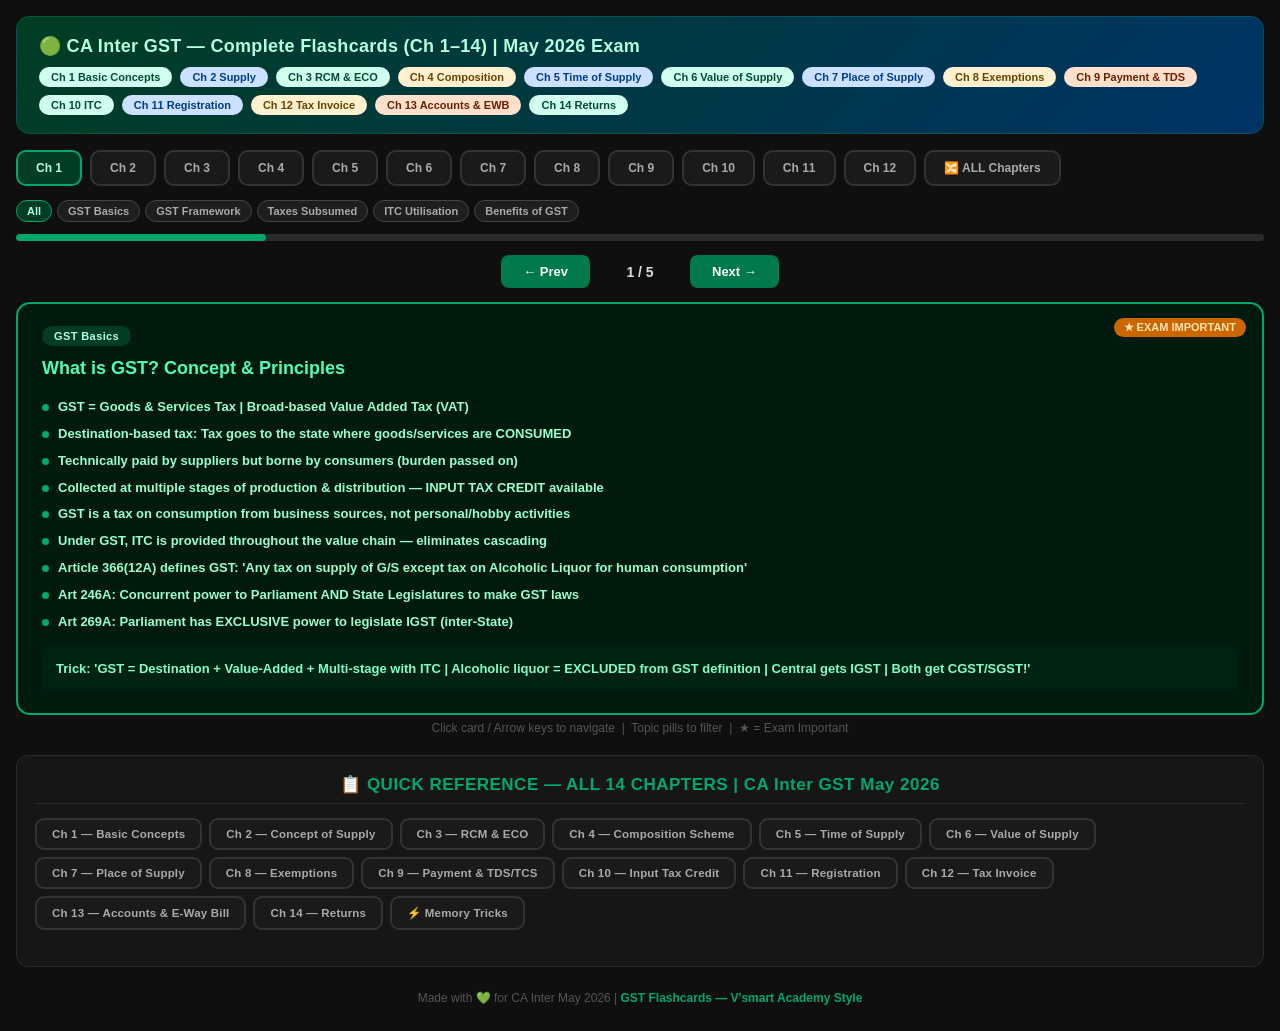
<file: gst-flashcard.html.html>
<!DOCTYPE html>
<html lang="en">
<head>
<meta charset="UTF-8">
<meta name="viewport" content="width=device-width, initial-scale=1.0">
<title>CA Inter GST — Complete Flashcards May 2026</title>
<style>
  *{box-sizing:border-box;margin:0;padding:0}
  body{font-family:'Segoe UI',Arial,sans-serif;background:#0f0f0f;color:#f0f0f0;min-height:100vh;padding:16px}
  .app-header{background:linear-gradient(135deg,#003d22,#003366);border-radius:14px;padding:18px 22px;margin-bottom:16px;display:flex;align-items:center;justify-content:space-between;flex-wrap:wrap;gap:10px;border:1px solid #00A86B44}
  .app-header h1{font-size:18px;font-weight:700;color:#b3ffe0;letter-spacing:0.3px}
  .app-header .badges{display:flex;gap:8px;flex-wrap:wrap}
  .app-header .badge{font-size:11px;font-weight:700;padding:4px 12px;border-radius:20px}
  .b1{background:#d0fff0;color:#004d2e}
  .b2{background:#cce0ff;color:#003d80}
  .b3{background:#fff0d0;color:#664400}
  .b4{background:#ffe0cc;color:#662200}

  .chapter-tabs{display:flex;gap:8px;margin-bottom:14px;flex-wrap:wrap}
  .ch-tab{padding:9px 18px;border-radius:10px;font-size:12px;font-weight:700;cursor:pointer;border:2px solid #333;background:#1a1a1a;color:#aaa;transition:all 0.2s}
  .ch-tab.active-ch1{background:#003d22;color:#b3ffe0;border-color:#00A86B}
  .ch-tab.active-ch2{background:#003366;color:#cce0ff;border-color:#0066CC}
  .ch-tab.active-ch3{background:#1a3300;color:#d4f0b0;border-color:#4d9900}
  .ch-tab.active-ch4{background:#3d2200;color:#ffe5b3;border-color:#FF8C00}
  .ch-tab.active-ch6{background:#002244;color:#cce5ff;border-color:#3388ff}
  .ch-tab.active-ch11{background:#1a0033;color:#e5ccff;border-color:#9933ff}
  .ch-tab.active-hp{background:#003d22;color:#b3ffe0;border-color:#00A86B}
  .ch-tab.active-ifos{background:#003366;color:#cce0ff;border-color:#0066CC}
  .ch-tab.active-club{background:#3d2200;color:#ffe5b3;border-color:#FF8C00}
  .ch-tab.active-setoff{background:#330000;color:#ffcccc;border-color:#cc0000}
  .ch-tab.active-via{background:#1a3300;color:#d4f0b0;border-color:#4d9900}
  .ch-tab.active-rtn{background:#001a33;color:#cce0ff;border-color:#0055bb}
  .ch-tab.active-mega{background:#003d22;color:#b3ffe0;border-color:#00A86B}

  .topic-pills{display:flex;flex-wrap:wrap;gap:5px;margin-bottom:12px}
  .tpill{font-size:11px;font-weight:600;padding:4px 10px;border-radius:20px;cursor:pointer;border:1.5px solid #444;background:#1e1e1e;color:#aaa;transition:all 0.2s}
  .tpill.active-ch1{background:#003d22;color:#b3ffe0;border-color:#00A86B}
  .tpill.active-ch2{background:#003366;color:#cce0ff;border-color:#0066CC}
  .tpill.active-ch3{background:#1a3300;color:#d4f0b0;border-color:#4d9900}
  .tpill.active-ch4{background:#3d2200;color:#ffe5b3;border-color:#FF8C00}
  .tpill.active-ch6{background:#002244;color:#cce5ff;border-color:#3388ff}
  .tpill.active-ch11{background:#1a0033;color:#e5ccff;border-color:#9933ff}
  .tpill.active-hp{background:#003d22;color:#b3ffe0;border-color:#00A86B}
  .tpill.active-ifos{background:#003366;color:#cce0ff;border-color:#0066CC}
  .tpill.active-club{background:#3d2200;color:#ffe5b3;border-color:#FF8C00}
  .tpill.active-setoff{background:#330000;color:#ffcccc;border-color:#cc0000}
  .tpill.active-via{background:#1a3300;color:#d4f0b0;border-color:#4d9900}
  .tpill.active-rtn{background:#001a33;color:#cce0ff;border-color:#0055bb}

  .pbar{height:7px;background:#2a2a2a;border-radius:4px;margin-bottom:14px;overflow:hidden}
  .pfill{height:100%;border-radius:4px;transition:width 0.4s}
  .pfill-ch1{background:#00A86B}
  .pfill-ch2{background:#0066CC}
  .pfill-ch3{background:#4d9900}
  .pfill-ch4{background:#FF8C00}
  .pfill-ch6{background:#3388ff}
  .pfill-ch11{background:#9933ff}
  .pfill-hp{background:#00A86B}
  .pfill-ifos{background:#0066CC}
  .pfill-club{background:#FF8C00}
  .pfill-setoff{background:#cc0000}
  .pfill-via{background:#4d9900}
  .pfill-rtn{background:#0055bb}

  .cnav{display:flex;align-items:center;justify-content:center;gap:10px;margin-bottom:14px;flex-wrap:wrap}
  .cnav button{border:none;border-radius:8px;padding:9px 22px;font-size:13px;font-weight:700;cursor:pointer;color:#fff;transition:opacity 0.2s}
  .cnav button:hover{opacity:0.85}
  .btn-ch1{background:#007a4d}
  .btn-ch2{background:#004d99}
  .btn-ch3{background:#336600}
  .btn-ch4{background:#cc6600}
  .btn-ch6{background:#2266bb}
  .btn-ch11{background:#7722bb}
  .btn-hp{background:#007a4d}
  .btn-ifos{background:#004d99}
  .btn-club{background:#cc6600}
  .btn-setoff{background:#991100}
  .btn-via{background:#336600}
  .btn-rtn{background:#003d88}
  .ctr{font-size:14px;font-weight:700;color:#ddd;min-width:80px;text-align:center}

  .fc{border-radius:14px;padding:22px 24px;min-height:300px;border-width:2px;border-style:solid;cursor:pointer;position:relative;transition:opacity 0.15s;margin-bottom:6px}
  .fc:active{opacity:0.9}
  .fc-topic{font-size:11px;font-weight:700;padding:4px 12px;border-radius:20px;display:inline-block;margin-bottom:10px;letter-spacing:0.4px}
  .fc-title{font-size:18px;font-weight:700;margin-bottom:14px;line-height:1.35}
  .fc-bullets{list-style:none;padding:0;margin:0 0 12px}
  .fc-bullets li{font-size:13px;font-weight:600;padding:3px 0;display:flex;gap:9px;line-height:1.6;align-items:flex-start}
  .fc-bullets li .dot{flex-shrink:0;margin-top:7px;width:7px;height:7px;border-radius:50%;display:inline-block}
  .fc-trick{border-radius:8px;padding:12px 14px;margin-top:6px;font-size:13px;font-weight:700;line-height:1.5}
  .fc-star{position:absolute;top:14px;right:16px;font-size:11px;font-weight:700;padding:3px 10px;border-radius:20px;background:#cc6600;color:#ffe5b3}
  .hint{font-size:12px;color:#555;text-align:center;margin-top:6px;margin-bottom:20px}

  .summary-section{background:#161616;border-radius:12px;padding:18px;margin-top:20px;border:1px solid #2a2a2a}
  .summary-section h2{font-size:15px;font-weight:700;margin-bottom:14px;padding-bottom:8px;border-bottom:1px solid #2a2a2a}
  .summary-grid{display:grid;grid-template-columns:repeat(auto-fit,minmax(270px,1fr));gap:12px}
  .s-card{border-radius:10px;padding:14px 16px;border-left:4px solid}
  .s-card h3{font-size:13px;font-weight:700;margin-bottom:8px}
  .s-card ul{list-style:none;padding:0}
  .s-card ul li{font-size:12px;font-weight:500;padding:2px 0;line-height:1.5}
  .s-card ul li::before{content:"▸ ";opacity:0.7}

  .rate-table{width:100%;border-collapse:collapse;margin-top:10px;font-size:12px}
  .rate-table th{background:#1e1e1e;padding:8px 10px;text-align:left;font-weight:700;color:#ccc;border-bottom:1px solid #333}
  .rate-table td{padding:7px 10px;border-bottom:1px solid #222;color:#bbb}
  .rate-table tr:hover td{background:#1a1a1a}

  .footer{text-align:center;margin-top:24px;font-size:12px;color:#555;padding-bottom:10px}
  .footer span{color:#00A86B;font-weight:700}

  .qr-chapter{background:#111;border-radius:12px;padding:16px 18px;margin-bottom:18px;border-left:4px solid #444}
  .qr-ch-head{font-size:13px;font-weight:800;padding:8px 14px;border-radius:8px;margin-bottom:12px;letter-spacing:0.4px}
  .qr-sub{font-size:12px;font-weight:800;margin-bottom:6px;margin-top:4px;letter-spacing:0.3px}
  .qr-grid2{display:grid;grid-template-columns:1fr 1fr;gap:14px}
  .qr-pills{display:flex;flex-wrap:wrap;gap:5px;margin-top:8px}
  .qr-pill{font-size:11px;font-weight:600;padding:3px 9px;border-radius:14px;line-height:1.5}

  @media(max-width:700px){.qr-grid2{grid-template-columns:1fr}}
  @media(max-width:500px){
    .app-header h1{font-size:14px}
    .fc-title{font-size:15px}
    .fc-bullets li{font-size:12px}
    .ch-tab{padding:7px 12px;font-size:11px}
  }

  .qr-nav{display:flex;flex-wrap:wrap;gap:7px;margin-bottom:18px}
  .qr-btn{padding:8px 15px;border-radius:9px;font-size:11.5px;font-weight:700;cursor:pointer;border:2px solid #333;background:#1a1a1a;color:#aaa;transition:all 0.22s ease;letter-spacing:0.2px}
  .qr-btn:hover{filter:brightness(1.25);transform:translateY(-1px)}
  .qr-btn.qr-active{color:#fff;transform:translateY(-1px);box-shadow:0 4px 14px rgba(0,0,0,0.5)}

  .qr-btn[data-ch="1"].qr-active  {background:#003d22;border-color:#00A86B;color:#b3ffe0}
  .qr-btn[data-ch="2"].qr-active  {background:#003366;border-color:#0066CC;color:#cce0ff}
  .qr-btn[data-ch="3"].qr-active  {background:#003d22;border-color:#00A86B;color:#b3ffe0}
  .qr-btn[data-ch="4"].qr-active  {background:#3d1a00;border-color:#FF8C00;color:#ffe5b3}
  .qr-btn[data-ch="5"].qr-active  {background:#003366;border-color:#0066CC;color:#cce0ff}
  .qr-btn[data-ch="6"].qr-active  {background:#003d22;border-color:#00A86B;color:#b3ffe0}
  .qr-btn[data-ch="7"].qr-active  {background:#3d1a00;border-color:#FF8C00;color:#ffe5b3}
  .qr-btn[data-ch="8"].qr-active  {background:#003366;border-color:#0066CC;color:#cce0ff}
  .qr-btn[data-ch="9"].qr-active  {background:#003d22;border-color:#00A86B;color:#b3ffe0}
  .qr-btn[data-ch="10"].qr-active {background:#003366;border-color:#0066CC;color:#cce0ff}
  .qr-btn[data-ch="11"].qr-active {background:#3d1a00;border-color:#FF8C00;color:#ffe5b3}
  .qr-btn[data-ch="12"].qr-active {background:#003d22;border-color:#00A86B;color:#b3ffe0}
  .qr-btn[data-ch="13"].qr-active {background:#003366;border-color:#0066CC;color:#cce0ff}
  .qr-btn[data-ch="14"].qr-active {background:#3d1a00;border-color:#FF8C00;color:#ffe5b3}
  .qr-btn[data-ch="tricks"].qr-active{background:#3D1A00;border-color:#FF8C00;color:#FFD580}

  .qr-panel{display:none;animation:qrFadeIn 0.28s ease}
  .qr-panel.qr-open{display:block}
  @keyframes qrFadeIn{from{opacity:0;transform:translateY(8px)}to{opacity:1;transform:translateY(0)}}
</style>
</head>
<body>

<div class="app-header">
  <h1>🟢 CA Inter GST — Complete Flashcards (Ch 1–14) | May 2026 Exam</h1>
  <div class="badges">
    <span class="badge b1">Ch 1 Basic Concepts</span>
    <span class="badge b2">Ch 2 Supply</span>
    <span class="badge b1">Ch 3 RCM &amp; ECO</span>
    <span class="badge b3">Ch 4 Composition</span>
    <span class="badge b2">Ch 5 Time of Supply</span>
    <span class="badge b1">Ch 6 Value of Supply</span>
    <span class="badge b2">Ch 7 Place of Supply</span>
    <span class="badge b3">Ch 8 Exemptions</span>
    <span class="badge b4">Ch 9 Payment &amp; TDS</span>
    <span class="badge b1">Ch 10 ITC</span>
    <span class="badge b2">Ch 11 Registration</span>
    <span class="badge b3">Ch 12 Tax Invoice</span>
    <span class="badge b4">Ch 13 Accounts &amp; EWB</span>
    <span class="badge b1">Ch 14 Returns</span>
  </div>
</div>

<div class="chapter-tabs">
  <button class="ch-tab active-ch1" id="tab-ch1" onclick="switchChapter(1)">Ch 1</button>
  <button class="ch-tab" id="tab-ch2" onclick="switchChapter(2)">Ch 2</button>
  <button class="ch-tab" id="tab-ch3" onclick="switchChapter(3)">Ch 3</button>
  <button class="ch-tab" id="tab-hp" onclick="switchChapter('hp')">Ch 4</button>
  <button class="ch-tab" id="tab-ch4" onclick="switchChapter(4)">Ch 5</button>
  <button class="ch-tab" id="tab-ch6" onclick="switchChapter(6)">Ch 6</button>
  <button class="ch-tab" id="tab-ifos" onclick="switchChapter('ifos')">Ch 7</button>
  <button class="ch-tab" id="tab-club" onclick="switchChapter('club')">Ch 8</button>
  <button class="ch-tab" id="tab-setoff" onclick="switchChapter('setoff')">Ch 9</button>
  <button class="ch-tab" id="tab-via" onclick="switchChapter('via')">Ch 10</button>
  <button class="ch-tab" id="tab-ch11" onclick="switchChapter(11)">Ch 11</button>
  <button class="ch-tab" id="tab-rtn" onclick="switchChapter('rtn')">Ch 12</button>
  <button class="ch-tab" id="tab-mega" onclick="switchChapter('mega')">🔀 ALL Chapters</button>
</div>

<div class="topic-pills" id="tpills"></div>
<div class="pbar"><div class="pfill pfill-ch1" id="pf" style="width:4%"></div></div>
<div class="cnav">
  <button class="btn-ch1" id="btnPrev" onclick="prev()">&#8592; Prev</button>
  <span class="ctr" id="ctr">1 / ?</span>
  <button class="btn-ch1" id="btnNext" onclick="next()">Next &#8594;</button>
</div>
<div class="fc" id="fc" onclick="next()"></div>
<div class="hint">Click card / Arrow keys to navigate &nbsp;|&nbsp; Topic pills to filter &nbsp;|&nbsp; ★ = Exam Important</div>

<div class="summary-section">
<h2 style="color:#00A86B;text-align:center;font-size:17px;letter-spacing:0.5px">📋 QUICK REFERENCE — ALL 14 CHAPTERS | CA Inter GST May 2026</h2>

<div class="qr-nav" id="qrNav">
  <button class="qr-btn" data-ch="1"  onclick="showQR('1')">Ch 1 — Basic Concepts</button>
  <button class="qr-btn" data-ch="2"  onclick="showQR('2')">Ch 2 — Concept of Supply</button>
  <button class="qr-btn" data-ch="3"  onclick="showQR('3')">Ch 3 — RCM &amp; ECO</button>
  <button class="qr-btn" data-ch="4"  onclick="showQR('4')">Ch 4 — Composition Scheme</button>
  <button class="qr-btn" data-ch="5"  onclick="showQR('5')">Ch 5 — Time of Supply</button>
  <button class="qr-btn" data-ch="6"  onclick="showQR('6')">Ch 6 — Value of Supply</button>
  <button class="qr-btn" data-ch="7"  onclick="showQR('7')">Ch 7 — Place of Supply</button>
  <button class="qr-btn" data-ch="8"  onclick="showQR('8')">Ch 8 — Exemptions</button>
  <button class="qr-btn" data-ch="9"  onclick="showQR('9')">Ch 9 — Payment &amp; TDS/TCS</button>
  <button class="qr-btn" data-ch="10" onclick="showQR('10')">Ch 10 — Input Tax Credit</button>
  <button class="qr-btn" data-ch="11" onclick="showQR('11')">Ch 11 — Registration</button>
  <button class="qr-btn" data-ch="12" onclick="showQR('12')">Ch 12 — Tax Invoice</button>
  <button class="qr-btn" data-ch="13" onclick="showQR('13')">Ch 13 — Accounts &amp; E-Way Bill</button>
  <button class="qr-btn" data-ch="14" onclick="showQR('14')">Ch 14 — Returns</button>
  <button class="qr-btn" data-ch="tricks" onclick="showQR('tricks')">⚡ Memory Tricks</button>
</div>

<!-- QR PANEL 1 -->
<div class="qr-panel" id="qr-panel-1">
<div class="qr-chapter" style="border-left-color:#00A86B">
  <div class="qr-ch-head" style="background:#003d22;color:#b3ffe0">Ch 1 — Basic Concepts of GST</div>
  <div class="qr-grid2">
    <div>
      <div class="qr-sub" style="color:#00A86B">GST Framework — Acts &amp; Rates</div>
      <table class="rate-table">
        <tr><th>Tax</th><th>Act</th><th>Levy On</th></tr>
        <tr><td>CGST</td><td>CGST Act 2017</td><td>Intra-State Supply</td></tr>
        <tr><td>SGST</td><td>SGST Act 2017</td><td>Intra-State Supply</td></tr>
        <tr><td>UTGST</td><td>UTGST Act 2017</td><td>Intra-UT Supply</td></tr>
        <tr><td>IGST</td><td>IGST Act 2017</td><td>Inter-State / Import</td></tr>
        <tr><td>GST Cess</td><td>Compensation Cess Act</td><td>Notified Goods/Services</td></tr>
      </table>
    </div>
    <div>
      <div class="qr-sub" style="color:#00A86B">GST Rate Slabs</div>
      <table class="rate-table">
        <tr><th>CGST Rate</th><th>SGST Rate</th><th>Total GST</th></tr>
        <tr><td>0%</td><td>0%</td><td>0% (Nil)</td></tr>
        <tr><td>2.5%</td><td>2.5%</td><td>5%</td></tr>
        <tr><td>6%</td><td>6%</td><td>12%</td></tr>
        <tr><td>9%</td><td>9%</td><td>18%</td></tr>
        <tr><td>14%</td><td>14%</td><td>28%</td></tr>
        <tr><td colspan="3">Special Rate: 0.25% (rough diamonds), 3% (gold)</td></tr>
      </table>
    </div>
  </div>
  <div class="qr-sub" style="color:#00A86B;margin-top:10px">Taxes Subsumed in GST</div>
  <table class="rate-table">
    <tr><th>Central Taxes Subsumed</th><th>State Taxes Subsumed</th><th>NOT Subsumed</th></tr>
    <tr><td>Central Excise Duty, Service Tax, Additional Customs Duty, CVD</td><td>VAT/Sales Tax, Entertainment Tax (non-local body), Luxury Tax, Entry Tax</td><td>Basic Customs Duty, Excise on Alcohol, Property Tax, Stamp Duty, Electricity Duty</td></tr>
  </table>
  <div class="qr-pills" style="margin-top:8px">
    <span class="qr-pill" style="background:#003d22;color:#b3ffe0">GST = Destination-based Value Added Tax | Burden on Consumer</span>
    <span class="qr-pill" style="background:#003d22;color:#b3ffe0">ITC available throughout value chain | Eliminates cascading effect</span>
    <span class="qr-pill" style="background:#003d22;color:#b3ffe0">Art 246A = Concurrent power to Centre &amp; States | Art 269A = IGST Parliament power</span>
    <span class="qr-pill" style="background:#003d22;color:#b3ffe0">Petroleum, Alcohol = Outside GST (still under VAT/Excise)</span>
  </div>
</div>
</div>

<!-- QR PANEL 2 -->
<div class="qr-panel" id="qr-panel-2">
<div class="qr-chapter" style="border-left-color:#0066CC">
  <div class="qr-ch-head" style="background:#003366;color:#cce0ff">Ch 2 — Concept of Supply (Sec 7)</div>
  <div class="qr-grid2">
    <div>
      <div class="qr-sub" style="color:#0066CC">Supply Includes — Sec 7(1)</div>
      <table class="rate-table">
        <tr><th>Type</th><th>Condition</th></tr>
        <tr><td>7(1)(a) All forms of supply</td><td>For consideration + in course of business</td></tr>
        <tr><td>7(1)(b) Import of Services</td><td>For consideration, even if not for business</td></tr>
        <tr><td>7(1)(c) Deemed Supply (Sch I)</td><td>Without consideration — 4 situations</td></tr>
        <tr><td>7(1)(aa) Club/Association</td><td>To members for cash/deferred payment</td></tr>
      </table>
      <div class="qr-sub" style="color:#0066CC;margin-top:8px">Schedule I — Deemed Supply (No Consideration)</div>
      <table class="rate-table">
        <tr><th>Entry</th><th>Description</th></tr>
        <tr><td>1</td><td>Permanent transfer of business assets (ITC availed)</td></tr>
        <tr><td>2</td><td>Supply between related/distinct persons in course of business</td></tr>
        <tr><td>3</td><td>Principal-Agent supply (invoice in agent's name)</td></tr>
        <tr><td>4</td><td>Import of services from related person / own establishment outside India</td></tr>
      </table>
    </div>
    <div>
      <div class="qr-sub" style="color:#0066CC">Schedule III — NOT Supply (Neither Goods nor Services)</div>
      <table class="rate-table">
        <tr><th>Entry</th><th>Activity</th></tr>
        <tr><td>1</td><td>Services by employee to employer in course of employment</td></tr>
        <tr><td>2</td><td>Services by court/tribunal</td></tr>
        <tr><td>3</td><td>Functions by MPs, MLAs, Panchayat members, etc.</td></tr>
        <tr><td>4</td><td>Funeral, burial, crematorium services</td></tr>
        <tr><td>5</td><td>Sale of land and completed building (after CC/1st occupancy)</td></tr>
        <tr><td>6</td><td>Actionable claims (except specified — betting, casino, lottery)</td></tr>
      </table>
      <div class="qr-sub" style="color:#0066CC;margin-top:8px">Types of Supply</div>
      <table class="rate-table">
        <tr><th>Type</th><th>Meaning</th></tr>
        <tr><td>Taxable Supply</td><td>Leviable to GST at applicable rate</td></tr>
        <tr><td>Zero Rated (ZRS)</td><td>Export of G/S or supply to SEZ — Sec 16 IGST</td></tr>
        <tr><td>Nil Rated</td><td>Taxable but rate is 0% as per tariff</td></tr>
        <tr><td>Exempt Supply</td><td>Temporarily exempted by Govt notification</td></tr>
        <tr><td>Non-Taxable</td><td>Petroleum, Alcohol — outside GST levy</td></tr>
      </table>
    </div>
  </div>
  <div class="qr-pills" style="margin-top:8px">
    <span class="qr-pill" style="background:#003366;color:#cce0ff">Composite Supply: Naturally bundled + principal supply = Tax at principal supply rate</span>
    <span class="qr-pill" style="background:#003366;color:#cce0ff">Mixed Supply: Artificially bundled for single price = Tax at HIGHEST rate item</span>
    <span class="qr-pill" style="background:#003366;color:#cce0ff">Gift to employee ≤ ₹50,000 p.a. = NOT a supply (Proviso to Sch I para 2)</span>
  </div>
</div>
</div>

<!-- QR PANEL 3 -->
<div class="qr-panel" id="qr-panel-3">
<div class="qr-chapter" style="border-left-color:#00A86B">
  <div class="qr-ch-head" style="background:#003d22;color:#b3ffe0">Ch 3 — Reverse Charge Mechanism &amp; ECO (Sec 9)</div>
  <div class="qr-grid2">
    <div>
      <div class="qr-sub" style="color:#00A86B">Key RCM Services — Sec 9(3)</div>
      <table class="rate-table">
        <tr><th>Service</th><th>Supplier</th><th>Recipient (liable)</th></tr>
        <tr><td>GTA (5% without ITC)</td><td>GTA</td><td>Registered Person</td></tr>
        <tr><td>Legal Services</td><td>Advocate / Law Firm</td><td>Business Entity</td></tr>
        <tr><td>Arbitral Tribunal</td><td>Arbitral Tribunal</td><td>Business Entity</td></tr>
        <tr><td>Sponsorship</td><td>Any Person</td><td>Body Corporate / Firm</td></tr>
        <tr><td>Govt Services (specified)</td><td>Govt / Local Authority</td><td>Business Entity</td></tr>
        <tr><td>Director Services</td><td>Director (non-employment)</td><td>Company / Body Corporate</td></tr>
        <tr><td>Insurance Agent</td><td>Insurance Agent</td><td>Insurance Company</td></tr>
        <tr><td>Recovery Agent</td><td>Recovery Agent</td><td>Bank / NBFC</td></tr>
        <tr><td>Security Services (non-corporate)</td><td>Any person other than BC</td><td>Registered Person</td></tr>
        <tr><td>Renting of Motor Vehicle</td><td>Non-corporate person</td><td>Body Corporate</td></tr>
      </table>
    </div>
    <div>
      <div class="qr-sub" style="color:#00A86B">ECO Liability — Sec 9(5)</div>
      <table class="rate-table">
        <tr><th>Service via ECO</th><th>Who Pays Tax</th></tr>
        <tr><td>Passenger Transport (Cab/Ola/Uber) — non-company supplier</td><td>ECO</td></tr>
        <tr><td>Passenger Transport — company supplier</td><td>Supplier</td></tr>
        <tr><td>Restaurant (non-specified premises)</td><td>ECO</td></tr>
        <tr><td>Restaurant (specified premises, rent &gt;₹7500)</td><td>Supplier</td></tr>
        <tr><td>Hotel Accommodation (b)</td><td>ECO</td></tr>
        <tr><td>Housekeeping services (c)</td><td>ECO</td></tr>
        <tr><td>Local delivery services (e)</td><td>ECO</td></tr>
      </table>
      <div class="qr-sub" style="color:#00A86B;margin-top:8px">Sec 9(4) — Purchases from Unregistered Persons</div>
      <table class="rate-table">
        <tr><th>Situation</th><th>RCM on?</th></tr>
        <tr><td>Promoter buying cement from URP</td><td>Yes — 100% RCM</td></tr>
        <tr><td>Promoter buying capital goods from URP</td><td>Yes — 100% RCM</td></tr>
        <tr><td>Value of I/IS from RP &lt; 80% of total (construction)</td><td>Yes — RCM on shortfall</td></tr>
      </table>
    </div>
  </div>
  <div class="qr-pills" style="margin-top:8px">
    <span class="qr-pill" style="background:#003d22;color:#b3ffe0">GTA opts FC: Rate 18% with ITC or 5% without ITC | Declare on invoice</span>
    <span class="qr-pill" style="background:#003d22;color:#b3ffe0">GTA to URP notified category (factory, society, BC, CTP) = RCM applicable</span>
    <span class="qr-pill" style="background:#003d22;color:#b3ffe0">ECO TCS = 0.5% IGST or 0.25% CGST+SGST on Net Value of Taxable Supplies</span>
  </div>
</div>
</div>

<!-- QR PANEL 4 -->
<div class="qr-panel" id="qr-panel-4">
<div class="qr-chapter" style="border-left-color:#FF8C00">
  <div class="qr-ch-head" style="background:#3d1a00;color:#ffe5b3">Ch 4 — Composition Scheme (Sec 10)</div>
  <div class="qr-grid2">
    <div>
      <div class="qr-sub" style="color:#FF8C00">Composition Rates — Rule 7</div>
      <table class="rate-table">
        <tr><th>Category</th><th>CGST</th><th>SGST</th><th>Total</th><th>Basis</th></tr>
        <tr><td>Manufacturer</td><td>0.5%</td><td>0.5%</td><td>1%</td><td>T/O in State</td></tr>
        <tr><td>Catering/Restaurant</td><td>2.5%</td><td>2.5%</td><td>5%</td><td>T/O in State</td></tr>
        <tr><td>Trader</td><td>0.5%</td><td>0.5%</td><td>1%</td><td>Taxable SOG in State</td></tr>
        <tr><td>Sec 10(2A) — Service</td><td>3%</td><td>3%</td><td>6%</td><td>T/O in State</td></tr>
      </table>
      <div class="qr-sub" style="color:#FF8C00;margin-top:8px">Eligibility Limits</div>
      <table class="rate-table">
        <tr><th>Scheme</th><th>Limit (Agg T/O PFY)</th></tr>
        <tr><td>Sec 10(1)/(2) — Mfr/Trader/Restaurant</td><td>₹1.5 Cr (₹75L for SCS)</td></tr>
        <tr><td>Sec 10(2A) — Service providers</td><td>₹50 Lakh</td></tr>
      </table>
    </div>
    <div>
      <div class="qr-sub" style="color:#FF8C00">Conditions &amp; Restrictions</div>
      <table class="rate-table">
        <tr><th>Item</th><th>Rule</th></tr>
        <tr><td>Can collect tax on outward supply?</td><td>NO — issue Bill of Supply</td></tr>
        <tr><td>Can avail ITC?</td><td>NO</td></tr>
        <tr><td>Inter-State outward supply?</td><td>NOT allowed</td></tr>
        <tr><td>Supply through ECO (TCS)?</td><td>NOT allowed for services</td></tr>
        <tr><td>CTP/NRTP can opt?</td><td>NO</td></tr>
        <tr><td>Return to file</td><td>CMP-08 (Quarterly) + GSTR-4 (Annual by 30 June)</td></tr>
        <tr><td>Marginal services (Mfr/Trader)</td><td>Upto 10% of State T/O or ₹5L (higher)</td></tr>
      </table>
      <div class="qr-sub" style="color:#FF8C00;margin-top:8px">Notified Excluded Goods</div>
      <div class="qr-pills">
        <span class="qr-pill" style="background:#3d1a00;color:#ffe5b3">Ice cream / Pan Masala / Aerated water / Tobacco products / Fly ash bricks = CANNOT opt composition</span>
      </div>
    </div>
  </div>
  <div class="qr-pills" style="margin-top:8px">
    <span class="qr-pill" style="background:#3d1a00;color:#ffe5b3">Lapse: Agg T/O exceeds ₹150L/75L/50L in CFY = Composition levy lapses from that date</span>
    <span class="qr-pill" style="background:#3d1a00;color:#ffe5b3">All GSTINs on same PAN must choose same scheme — one can't opt out alone</span>
    <span class="qr-pill" style="background:#3d1a00;color:#ffe5b3">Board display: "Composition Taxable Person, not eligible to collect tax on supplies"</span>
  </div>
</div>
</div>

<!-- QR PANEL 5 -->
<div class="qr-panel" id="qr-panel-5">
<div class="qr-chapter" style="border-left-color:#0066CC">
  <div class="qr-ch-head" style="background:#003366;color:#cce0ff">Ch 5 — Time of Supply (Sec 12 &amp; 13)</div>
  <div class="qr-grid2">
    <div>
      <div class="qr-sub" style="color:#0066CC">TOS — Forward Charge</div>
      <table class="rate-table">
        <tr><th>Case</th><th>Sec 12 (SOG)</th><th>Sec 13 (SOS)</th></tr>
        <tr><td>Invoice issued in time</td><td>Earlier of: Invoice date OR last date of invoice</td><td>Earlier of: Invoice date OR date of receipt of payment</td></tr>
        <tr><td>Invoice NOT issued in time</td><td>Date of receipt of goods by recipient</td><td>Date of completion of service OR payment — whichever earlier</td></tr>
        <tr><td>Cannot determine above</td><td>Date of entry in recipient's books</td><td>Date recipient shows receipt in books</td></tr>
        <tr><td>Payment upto ₹1000 in excess of invoice</td><td colspan="2">TOS = Date of invoice (option of supplier)</td></tr>
      </table>
    </div>
    <div>
      <div class="qr-sub" style="color:#0066CC">TOS — Reverse Charge</div>
      <table class="rate-table">
        <tr><th>Case</th><th>Sec 12(3) SOG-RCM</th><th>Sec 13(3) SOS-RCM</th></tr>
        <tr><td>Normal</td><td>Earliest of: Receipt of goods / Payment / 31st day from invoice</td><td>Earliest of: Payment / 61st day from invoice</td></tr>
        <tr><td>Cannot determine</td><td>Date of entry in books of recipient</td><td>Date of entry in books of recipient</td></tr>
        <tr><td>Associated Enterprise (supplier outside India)</td><td>—</td><td>Earlier of: Entry in books OR date of payment</td></tr>
      </table>
      <div class="qr-sub" style="color:#0066CC;margin-top:8px">Special TOS Rules</div>
      <table class="rate-table">
        <tr><th>Item</th><th>TOS</th></tr>
        <tr><td>Interest/Late fee/Penalty on delayed payment</td><td>Date when supplier receives the additional amount</td></tr>
        <tr><td>Specified Actionable Claims (lottery, gambling)</td><td>Earliest of invoice / last date / payment receipt</td></tr>
        <tr><td>Vouchers (goods determinable)</td><td>Date of issue of voucher</td></tr>
        <tr><td>Vouchers (goods not determinable)</td><td>Date of redemption of voucher</td></tr>
        <tr><td>Residual Cases</td><td>Periodical return date OR tax payment date</td></tr>
      </table>
    </div>
  </div>
  <div class="qr-pills" style="margin-top:8px">
    <span class="qr-pill" style="background:#003366;color:#cce0ff">Invoice for SOG: Before/at time of removal (movement) or delivery (no movement)</span>
    <span class="qr-pill" style="background:#003366;color:#cce0ff">Invoice for SOS: Within 30 days from supply (45 days for Banks/FI/NBFC)</span>
    <span class="qr-pill" style="background:#003366;color:#cce0ff">TOS for SOG: NOT date of receipt except specified actionable claims [N/N 66/2017]</span>
  </div>
</div>
</div>

<!-- QR PANEL 6 -->
<div class="qr-panel" id="qr-panel-6">
<div class="qr-chapter" style="border-left-color:#00A86B">
  <div class="qr-ch-head" style="background:#003d22;color:#b3ffe0">Ch 6 — Value of Supply (Sec 15)</div>
  <div class="qr-grid2">
    <div>
      <div class="qr-sub" style="color:#00A86B">Sec 15(2) — Inclusions in Transaction Value</div>
      <table class="rate-table">
        <tr><th>Item (a to e)</th><th>Included?</th></tr>
        <tr><td>(a) Taxes/duties/fees under any law (except GST itself)</td><td>YES — include</td></tr>
        <tr><td>(b) 3rd party payment: amount supplier liable to pay but paid by recipient</td><td>YES — include</td></tr>
        <tr><td>(c) Incidental expenses (packing, commission) at/before delivery</td><td>YES — include</td></tr>
        <tr><td>(d) Interest/late fee/penalty for delayed payment of consideration</td><td>YES — include</td></tr>
        <tr><td>(e) Subsidy directly linked to price (except CG/SG subsidy)</td><td>YES — include</td></tr>
      </table>
      <div class="qr-sub" style="color:#00A86B;margin-top:8px">Sec 15(3) — Discount Deduction</div>
      <table class="rate-table">
        <tr><th>Discount Type</th><th>Deductible?</th></tr>
        <tr><td>(a) Pre-supply discount (shown in invoice)</td><td>YES — always</td></tr>
        <tr><td>(b) Post-supply (year-end/volume) — agreed at time of supply + ITC reversed by recipient</td><td>YES — with conditions</td></tr>
        <tr><td>Secondary discount (not known at TOS / not agreed)</td><td>NO — not deductible</td></tr>
      </table>
    </div>
    <div>
      <div class="qr-sub" style="color:#00A86B">Price Inclusive of GST Formula</div>
      <table class="rate-table">
        <tr><th>Formula</th><th>Example (18%)</th></tr>
        <tr><td>VOS = Price × 100/(100+Rate)</td><td>₹2,00,000 × 100/118 = ₹1,69,491</td></tr>
        <tr><td>GST = Price × Rate/(100+Rate)</td><td>₹2,00,000 × 18/118 = ₹30,509</td></tr>
      </table>
      <div class="qr-sub" style="color:#00A86B;margin-top:8px">Pure Agent &amp; Related Party</div>
      <table class="rate-table">
        <tr><th>Situation</th><th>Treatment</th></tr>
        <tr><td>Pure Agent (actual expenditure passed on)</td><td>Exclude from value — not part of supply</td></tr>
        <tr><td>Related persons / Distinct persons</td><td>Value = Open Market Value / Rule 28</td></tr>
        <tr><td>TCS under IT Act included in value?</td><td>NO — TCS amount excluded from GST value</td></tr>
        <tr><td>NCB (No Claim Bonus) by insurance company</td><td>Deductible discount from premium</td></tr>
      </table>
    </div>
  </div>
  <div class="qr-pills" style="margin-top:8px">
    <span class="qr-pill" style="background:#003d22;color:#b3ffe0">Sec 15(1): TV = Price paid/payable IF (a) Not related persons AND (b) Price = sole consideration</span>
    <span class="qr-pill" style="background:#003d22;color:#b3ffe0">Interest on loan/deposits = Exempt SOS | Interest on delayed payment = TAXABLE (added to value)</span>
    <span class="qr-pill" style="background:#003d22;color:#b3ffe0">Central Excise Duty included in value (unlike GST which is excluded)</span>
  </div>
</div>
</div>

<!-- QR PANEL 7 -->
<div class="qr-panel" id="qr-panel-7">
<div class="qr-chapter" style="border-left-color:#FF8C00">
  <div class="qr-ch-head" style="background:#3d1a00;color:#ffe5b3">Ch 7 — Place of Supply (IGST Act)</div>
  <div class="qr-grid2">
    <div>
      <div class="qr-sub" style="color:#FF8C00">POS of Goods — Sec 10</div>
      <table class="rate-table">
        <tr><th>Nature</th><th>POS</th></tr>
        <tr><td>(a) Movement of goods</td><td>Where movement terminates for delivery to recipient</td></tr>
        <tr><td>(b) Bill-to-Ship-to</td><td>Principal POB of third person (on whose direction goods delivered)</td></tr>
        <tr><td>(c) No movement</td><td>Location of goods at time of delivery</td></tr>
        <tr><td>(ca) Supply to URP</td><td>Address in invoice; if no address = LOS</td></tr>
        <tr><td>(d) Installation/assembly at site</td><td>Place of installation/assembly</td></tr>
        <tr><td>(e) On board conveyance</td><td>Location where goods taken on board</td></tr>
      </table>
    </div>
    <div>
      <div class="qr-sub" style="color:#FF8C00">Key POS of Services — Sec 12</div>
      <table class="rate-table">
        <tr><th>Service</th><th>POS</th></tr>
        <tr><td>General Rule B2B (12(2))</td><td>Location of Registered Recipient (LOR)</td></tr>
        <tr><td>General Rule B2C (12(2))</td><td>LOR if address exists; else LOS</td></tr>
        <tr><td>Immovable Property (12(3))</td><td>Location of immovable property</td></tr>
        <tr><td>Restaurant/Personal Grooming (12(4))</td><td>Where service actually performed</td></tr>
        <tr><td>Training/Performance (12(5))</td><td>Where service actually performed</td></tr>
        <tr><td>Events (12(7))</td><td>Where event is held</td></tr>
        <tr><td>Transport of Goods (12(8))</td><td>Where goods handed over for transport</td></tr>
        <tr><td>Passenger Transport (12(9))</td><td>Where passenger embarks on continuous journey</td></tr>
        <tr><td>On-board Conveyance (12(10))</td><td>First point of departure of conveyance</td></tr>
        <tr><td>Telecom (Fixed line) (12(11)(a))</td><td>Where fixed line installed</td></tr>
        <tr><td>Insurance (12(13))</td><td>LOR on record of insurance company</td></tr>
        <tr><td>Banking (12(12))</td><td>LOR if exists; else LOS</td></tr>
      </table>
    </div>
  </div>
  <div class="qr-pills" style="margin-top:8px">
    <span class="qr-pill" style="background:#3d1a00;color:#ffe5b3">Export of Services: 5 conditions — LOS in India, LOR outside India, POS outside India, CFE received, S &amp; R not DDP</span>
    <span class="qr-pill" style="background:#3d1a00;color:#ffe5b3">Territorial Water supply: LOS/POS = nearest coastal State/UT baseline point</span>
    <span class="qr-pill" style="background:#3d1a00;color:#ffe5b3">ZRS = Export of G/S or supply to SEZ developer/unit for authorised operations [Sec 16 IGST]</span>
  </div>
</div>
</div>

<!-- QR PANEL 8 -->
<div class="qr-panel" id="qr-panel-8">
<div class="qr-chapter" style="border-left-color:#0066CC">
  <div class="qr-ch-head" style="background:#003366;color:#cce0ff">Ch 8 — Exemptions (N/N 12/2017 &amp; Others)</div>
  <div class="qr-grid2">
    <div>
      <div class="qr-sub" style="color:#0066CC">Key Passenger Transport Exemptions</div>
      <table class="rate-table">
        <tr><th>Mode</th><th>Exempt?</th></tr>
        <tr><td>Non-AC Bus (Stage Carriage)</td><td>EXEMPT (if not through ECO)</td></tr>
        <tr><td>AC Bus (Stage Carriage)</td><td>TAXABLE</td></tr>
        <tr><td>Metro/Monorail/Tramway</td><td>EXEMPT</td></tr>
        <tr><td>Railway — Other class (non-AC/non-1st)</td><td>EXEMPT</td></tr>
        <tr><td>Railway — AC/First Class</td><td>TAXABLE</td></tr>
        <tr><td>Air — Economy class (NE states + Bagdogra)</td><td>EXEMPT</td></tr>
        <tr><td>Inland waterways — public use vessel</td><td>EXEMPT</td></tr>
        <tr><td>Meter cab/Auto rickshaw (not through ECO)</td><td>EXEMPT</td></tr>
      </table>
      <div class="qr-sub" style="color:#0066CC;margin-top:8px">Health Care — Key Points</div>
      <table class="rate-table">
        <tr><th>Service</th><th>Treatment</th></tr>
        <tr><td>Clinical establishment — diagnosis/treatment</td><td>EXEMPT (Sl.No. 74)</td></tr>
        <tr><td>ICU/ICCU/NICU room rent</td><td>EXEMPT (no limit)</td></tr>
        <tr><td>Room rent &gt; ₹5,000/day (non-ICU)</td><td>TAXABLE on excess</td></tr>
        <tr><td>Hair transplant / cosmetic surgery (beauty)</td><td>TAXABLE</td></tr>
        <tr><td>Plastic surgery to restore body function</td><td>EXEMPT</td></tr>
        <tr><td>Ambulance service</td><td>EXEMPT</td></tr>
      </table>
    </div>
    <div>
      <div class="qr-sub" style="color:#0066CC">Education Sector Exemptions — Sl.No. 66</div>
      <table class="rate-table">
        <tr><th>Service</th><th>Exempt?</th></tr>
        <tr><td>Services by EI to its students/faculty/staff</td><td>EXEMPT</td></tr>
        <tr><td>Conduct of entrance examination by EI</td><td>EXEMPT</td></tr>
        <tr><td>Transport of students (supplied to school)</td><td>EXEMPT (only to school)</td></tr>
        <tr><td>Catering/mid-day meals (supplied to school)</td><td>EXEMPT (only to school)</td></tr>
        <tr><td>Security/housekeeping (supplied to college)</td><td>EXEMPT (only to college)</td></tr>
        <tr><td>Private coaching classes</td><td>TAXABLE</td></tr>
        <tr><td>IIM — long duration programmes</td><td>EXEMPT (IIM Act)</td></tr>
        <tr><td>Affiliation services to Pvt schools</td><td>TAXABLE</td></tr>
      </table>
      <div class="qr-sub" style="color:#0066CC;margin-top:8px">RWA Exemption Limits</div>
      <table class="rate-table">
        <tr><th>Condition</th><th>Treatment</th></tr>
        <tr><td>Contribution ≤ ₹7,500/member/month AND ATO ≤ ₹20L</td><td>EXEMPT</td></tr>
        <tr><td>Contribution &gt; ₹7,500 OR ATO &gt; ₹20L</td><td>TAXABLE on entire amount</td></tr>
      </table>
    </div>
  </div>
  <div class="qr-pills" style="margin-top:8px">
    <span class="qr-pill" style="background:#003366;color:#cce0ff">GTA DROMNA exemption: Defence/Relief/Organic manure/Milk-salt-grains/Newspapers/Agriculture produce</span>
    <span class="qr-pill" style="background:#003366;color:#cce0ff">Renting Residential Dwelling to RP = TAXABLE under RCM | To URP for residence = EXEMPT</span>
    <span class="qr-pill" style="background:#003366;color:#cce0ff">Accommodation services (hostel etc.) ≤ ₹20,000 PM for 90+ continuous days = EXEMPT</span>
    <span class="qr-pill" style="background:#003366;color:#cce0ff">Interest on loan/deposits = EXEMPT | Interest on credit card = TAXABLE</span>
  </div>
</div>
</div>

<!-- QR PANEL 9 -->
<div class="qr-panel" id="qr-panel-9">
<div class="qr-chapter" style="border-left-color:#00A86B">
  <div class="qr-ch-head" style="background:#003d22;color:#b3ffe0">Ch 9 — Payment of Tax, TDS &amp; TCS (Sec 49, 51, 52)</div>
  <div class="qr-grid2">
    <div>
      <div class="qr-sub" style="color:#00A86B">ITC Utilisation Order — Sec 49(5)</div>
      <table class="rate-table">
        <tr><th>ITC of</th><th>First Use</th><th>Then Use</th></tr>
        <tr><td>IGST</td><td>IGST liability</td><td>CGST then SGST (any order)</td></tr>
        <tr><td>CGST</td><td>CGST liability</td><td>IGST liability (2nd)</td></tr>
        <tr><td>SGST/UTGST</td><td>SGST/UTGST liability</td><td>IGST liability (2nd)</td></tr>
        <tr><td colspan="3" style="color:#ff9966;font-weight:700">CGST cannot set off SGST/UTGST and vice versa</td></tr>
      </table>
      <div class="qr-sub" style="color:#00A86B;margin-top:8px">TDS — Sec 51</div>
      <table class="rate-table">
        <tr><th>Item</th><th>Detail</th></tr>
        <tr><td>Rate</td><td>2% IGST or 1% CGST + 1% SGST</td></tr>
        <tr><td>Threshold</td><td>Contract value &gt; ₹2.5 Lakh</td></tr>
        <tr><td>Due date</td><td>10th of succeeding month</td></tr>
        <tr><td>Return</td><td>GSTR-7 by 10th of next month</td></tr>
        <tr><td>Certificate</td><td>GSTR-7A to deductee</td></tr>
        <tr><td>Who deducts</td><td>Govt/LA/PSU/Notified bodies + RP buying metal scrap from RP</td></tr>
      </table>
    </div>
    <div>
      <div class="qr-sub" style="color:#00A86B">TCS — Sec 52</div>
      <table class="rate-table">
        <tr><th>Item</th><th>Detail</th></tr>
        <tr><td>Rate</td><td>0.5% IGST or 0.25% CGST + 0.25% SGST</td></tr>
        <tr><td>Who collects</td><td>Every ECO (not being agent) where consideration collected by ECO</td></tr>
        <tr><td>Base</td><td>Net Value of Taxable Supplies (monthly, per supplier)</td></tr>
        <tr><td>Monthly Statement</td><td>GSTR-8 by 10th of next month (within 3 years)</td></tr>
        <tr><td>Annual Statement</td><td>GSTR-9B by 31st Dec of next FY</td></tr>
        <tr><td>Not applicable when</td><td>Supplier not liable for reg / Composition / Import / ECO 9(5)</td></tr>
      </table>
      <div class="qr-sub" style="color:#00A86B;margin-top:8px">Interest — Sec 50</div>
      <table class="rate-table">
        <tr><th>Section</th><th>Rate</th><th>On</th></tr>
        <tr><td>50(1) Delayed payment</td><td>18% p.a.</td><td>Net GST liability (E-cash)</td></tr>
        <tr><td>50(3) Wrong ITC utilised</td><td>18% p.a.</td><td>From date of utilisation to reversal</td></tr>
      </table>
    </div>
  </div>
  <div class="qr-pills" style="margin-top:8px">
    <span class="qr-pill" style="background:#003d22;color:#b3ffe0">E-Cash Ledger: Deposit via net banking/NEFT/RTGS/UPI | OTC cash limit ₹10,000/challan</span>
    <span class="qr-pill" style="background:#003d22;color:#b3ffe0">E-Credit Ledger: Only for output tax | Cannot use for RCM / interest / penalty / late fee</span>
    <span class="qr-pill" style="background:#003d22;color:#b3ffe0">Order of discharge: Self-assessed previous tax period → Current period → Demand recovery</span>
    <span class="qr-pill" style="background:#003d22;color:#b3ffe0">PMT-09: Transfer between major/minor heads of same E-Cash Ledger | Also between IGST/CGST of DDP</span>
  </div>
</div>
</div>

<!-- QR PANEL 10 -->
<div class="qr-panel" id="qr-panel-10">
<div class="qr-chapter" style="border-left-color:#0066CC">
  <div class="qr-ch-head" style="background:#003366;color:#cce0ff">Ch 10 — Input Tax Credit (Sec 16–18)</div>
  <div class="qr-grid2">
    <div>
      <div class="qr-sub" style="color:#0066CC">Conditions for ITC — Sec 16(2)</div>
      <table class="rate-table">
        <tr><th>Condition</th><th>Detail</th></tr>
        <tr><td>(a) Tax Invoice / Document</td><td>Valid invoice, debit note, bill of entry etc.</td></tr>
        <tr><td>(aa) GSTR-2B reflected</td><td>Supplier must have furnished in GSTR-1/1A AND reflected in recipient's GSTR-2B</td></tr>
        <tr><td>(b) Goods/Services received</td><td>Including Bill-to-Ship-to deemed receipt</td></tr>
        <tr><td>(ba) Not blacklisted in Sec 38</td><td>Details not restricted by portal</td></tr>
        <tr><td>(c) Tax paid to Govt</td><td>Supplier must have actually paid tax; Rule 37A reversal if not</td></tr>
        <tr><td>(d) Return filed u/s 39</td><td>Recipient must file GSTR-3B</td></tr>
      </table>
      <div class="qr-sub" style="color:#0066CC;margin-top:8px">Key Time Limits for ITC</div>
      <table class="rate-table">
        <tr><th>Rule</th><th>Time Limit</th></tr>
        <tr><td>Sec 16(4) — Last date to claim ITC</td><td>Earlier of: 30th Nov of next FY OR date of annual return</td></tr>
        <tr><td>Rule 37 — Payment to supplier</td><td>Within 180 days from invoice date; else reverse ITC</td></tr>
        <tr><td>Rule 37A — Supplier not filed GSTR-3B</td><td>Reverse by 30th Nov; re-avail when supplier files</td></tr>
        <tr><td>Sec 18(2) — ITC on switching from composition</td><td>Cannot avail ITC after 1 year from invoice date</td></tr>
      </table>
    </div>
    <div>
      <div class="qr-sub" style="color:#0066CC">Sec 17(5) — Blocked Credits (Key Items)</div>
      <table class="rate-table">
        <tr><th>Item</th><th>ITC?</th><th>Exception</th></tr>
        <tr><td>Motor vehicle (≤13 seater, passenger)</td><td>NO</td><td>Yes if: further supply/transport/training</td></tr>
        <tr><td>Motor vehicle (goods carrier)</td><td>YES</td><td>—</td></tr>
        <tr><td>Food &amp; Beverages / Outdoor catering</td><td>NO</td><td>Yes if outward supply of same category</td></tr>
        <tr><td>Health/beauty treatment</td><td>NO</td><td>Yes if outward supply of same category</td></tr>
        <tr><td>Membership of club/gym</td><td>NO</td><td>—</td></tr>
        <tr><td>Travel benefit to employee (LTC/vacation)</td><td>NO</td><td>—</td></tr>
        <tr><td>Works contract for construction of IP</td><td>NO</td><td>Yes if for providing WC services</td></tr>
        <tr><td>Goods/services for construction of IP (cap)</td><td>NO</td><td>Yes if for construction to sell (before CC)</td></tr>
        <tr><td>Goods received by NRTP</td><td>NO</td><td>Except imported goods</td></tr>
        <tr><td>CSR activities goods/services</td><td>NO</td><td>—</td></tr>
        <tr><td>Tax paid u/s 74 (fraud cases up to FY 23-24)</td><td>NO</td><td>—</td></tr>
      </table>
    </div>
  </div>
  <div class="qr-pills" style="margin-top:8px">
    <span class="qr-pill" style="background:#003366;color:#cce0ff">ITC reversal on capital goods switching: ITC taken − 5% per quarter or part thereof, OR GST on TV — higher</span>
    <span class="qr-pill" style="background:#003366;color:#cce0ff">Rule 86B: T/O &gt;₹50L/month → 99% output tax by ITC allowed, 1% must be from cash</span>
    <span class="qr-pill" style="background:#003366;color:#cce0ff">ITC Transfer on sale/merger: RP transfers to transferee via FORM GST ITC-02</span>
    <span class="qr-pill" style="background:#003366;color:#cce0ff">Buy-one-get-one free: Single price → No ITC reversal needed (not a free supply)</span>
  </div>
</div>
</div>

<!-- QR PANEL 11 -->
<div class="qr-panel" id="qr-panel-11">
<div class="qr-chapter" style="border-left-color:#FF8C00">
  <div class="qr-ch-head" style="background:#3d1a00;color:#ffe5b3">Ch 11 — Registration (Sec 22–30)</div>
  <div class="qr-grid2">
    <div>
      <div class="qr-sub" style="color:#FF8C00">Threshold Limits — Sec 22</div>
      <table class="rate-table">
        <tr><th>State/UT Category</th><th>SOG Only</th><th>SOS or SOG+SOS</th></tr>
        <tr><td>Manipur, Mizoram, Nagaland, Tripura</td><td>₹10 L</td><td>₹10 L</td></tr>
        <tr><td>Puducherry, Uttarakhand, Meghalaya, Arunachal Pradesh, Telangana, Sikkim</td><td>₹20 L</td><td>₹20 L</td></tr>
        <tr><td>All other States incl. Assam, J&amp;K, H.P.</td><td>₹40 L</td><td>₹20 L</td></tr>
      </table>
      <div class="qr-sub" style="color:#FF8C00;margin-top:8px">Compulsory Registration — Sec 24 (Key)</div>
      <table class="rate-table">
        <tr><th>#</th><th>Person</th></tr>
        <tr><td>i</td><td>Inter-State taxable supply (goods)</td></tr>
        <tr><td>ii</td><td>CTP/NRTP making taxable supply</td></tr>
        <tr><td>iii</td><td>Person liable to pay under RCM</td></tr>
        <tr><td>iv</td><td>Person liable to pay tax u/s 9(5) ECO</td></tr>
        <tr><td>vi</td><td>Person required to deduct TDS u/s 51</td></tr>
        <tr><td>viii</td><td>ISD (separate registration)</td></tr>
        <tr><td>ix</td><td>Agent issuing own invoice on behalf of taxable person</td></tr>
        <tr><td>x</td><td>ECO required to collect TCS u/s 52</td></tr>
        <tr><td>xi</td><td>Person supplying OIDAR from outside India to non-RP in India</td></tr>
      </table>
    </div>
    <div>
      <div class="qr-sub" style="color:#FF8C00">Registration Timelines</div>
      <table class="rate-table">
        <tr><th>Person</th><th>Apply Within</th><th>Effective From</th></tr>
        <tr><td>Person liable u/s 22/24</td><td>30 days from liability date</td><td>Date of liability (if within 30 days)</td></tr>
        <tr><td>CTP / NRTP</td><td>5 days before commencement</td><td>Date of registration</td></tr>
        <tr><td>Late application</td><td>After 30 days</td><td>Date of grant of registration</td></tr>
      </table>
      <div class="qr-sub" style="color:#FF8C00;margin-top:8px">Grant of Registration Timelines</div>
      <table class="rate-table">
        <tr><th>Scenario</th><th>Deemed Registration</th></tr>
        <tr><td>No Aadhaar Auth opted, no deficiency</td><td>Within 30 days of application</td></tr>
        <tr><td>Aadhaar Auth opted, no deficiency</td><td>Within 7 WD of application</td></tr>
        <tr><td>After satisfactory clarification</td><td>Within 7 WD of clarification</td></tr>
      </table>
      <div class="qr-sub" style="color:#FF8C00;margin-top:8px">Cancellation (Sec 29) &amp; Revocation (Sec 30)</div>
      <table class="rate-table">
        <tr><th>Item</th><th>Detail</th></tr>
        <tr><td>Non-filing monthly returns (continuous)</td><td>6 months → cancellation</td></tr>
        <tr><td>Non-filing QRMP returns (continuous)</td><td>2 tax periods → cancellation</td></tr>
        <tr><td>Revocation application</td><td>Within 90 days of cancellation order</td></tr>
        <tr><td>Extension by AC/JC</td><td>Further 180 days</td></tr>
      </table>
    </div>
  </div>
  <div class="qr-pills" style="margin-top:8px">
    <span class="qr-pill" style="background:#3d1a00;color:#ffe5b3">UIN: For UN agencies, embassies, etc. — for refund of taxes paid; granted within 3 WD</span>
    <span class="qr-pill" style="background:#3d1a00;color:#ffe5b3">GSTIN = 15 digit: State code (2) + PAN (10) + Entity no. (2) + Check digit (1)</span>
    <span class="qr-pill" style="background:#3d1a00;color:#ffe5b3">CTP: Register 5 days before + deposit estimated tax in advance | Max 90 days validity</span>
    <span class="qr-pill" style="background:#3d1a00;color:#ffe5b3">Bank details to be furnished within 30 days of RC or before GSTR-1 filing (whichever earlier)</span>
  </div>
</div>
</div>

<!-- QR PANEL 12 -->
<div class="qr-panel" id="qr-panel-12">
<div class="qr-chapter" style="border-left-color:#00A86B">
  <div class="qr-ch-head" style="background:#003d22;color:#b3ffe0">Ch 12 — Tax Invoice, Debit Note &amp; Credit Note (Sec 31–34)</div>
  <div class="qr-grid2">
    <div>
      <div class="qr-sub" style="color:#00A86B">Invoice Issuance Timing</div>
      <table class="rate-table">
        <tr><th>Supply Type</th><th>SOG Invoice Timing</th><th>SOS Invoice Timing</th></tr>
        <tr><td>Normal supply</td><td>Before/at time of removal (with movement) or delivery</td><td>Within 30 days of supply (45 for banks)</td></tr>
        <tr><td>Continuous supply</td><td>On/before successive statement or payment</td><td>On/before due date or payment receipt — whichever earlier</td></tr>
        <tr><td>Sale/return basis</td><td>Before/at approval OR 6 months from removal — earlier</td><td>—</td></tr>
        <tr><td>Cessation of services</td><td>—</td><td>At time of cessation (to extent supplied)</td></tr>
      </table>
      <div class="qr-sub" style="color:#00A86B;margin-top:8px">E-Invoice Applicability</div>
      <table class="rate-table">
        <tr><th>Turnover Threshold</th><th>Applicability</th></tr>
        <tr><td>Agg. T/O &gt; ₹5 Crore (any PFY from 2017-18)</td><td>E-Invoice MANDATORY for B2B + exports + DN/CN</td></tr>
        <tr><td>Upto ₹5 Crore</td><td>E-Invoice NOT mandatory</td></tr>
        <tr><td>IRN = Invoice Reference Number</td><td>64-character unique number from IRP portal</td></tr>
        <tr><td>Cancellation of IRN</td><td>Within 24 hours on IRP portal</td></tr>
        <tr><td>Exemptions from E-Invoice</td><td>SEZ units, Insurance, Banks, NBFC, GTA, Passenger transport, Multiplex, ISD, Govt</td></tr>
      </table>
    </div>
    <div>
      <div class="qr-sub" style="color:#00A86B">HSN Code &amp; QR Code Requirements</div>
      <table class="rate-table">
        <tr><th>Turnover</th><th>B2B HSN</th><th>B2C HSN</th><th>QR Code</th></tr>
        <tr><td>Upto ₹5 Cr</td><td>4-digit</td><td>4-digit (optional)</td><td>Not required</td></tr>
        <tr><td>&gt;₹5 Cr</td><td>6-digit</td><td>6-digit</td><td>B2C: if &gt;₹500 Cr</td></tr>
      </table>
      <div class="qr-sub" style="color:#00A86B;margin-top:8px">Credit Note Time Limits</div>
      <table class="rate-table">
        <tr><th>Item</th><th>Rule</th></tr>
        <tr><td>Declare credit note</td><td>Earlier of: 30th Nov following FY OR Annual return date</td></tr>
        <tr><td>Effect on output tax</td><td>Reduce in month of issue</td></tr>
        <tr><td>Restriction</td><td>Cannot reduce if recipient has NOT reversed ITC; or burden passed on</td></tr>
        <tr><td>Debit note</td><td>NO time limit for issuance; declared in return of month issued</td></tr>
        <tr><td>Single CN/DN</td><td>Can address multiple invoices</td></tr>
      </table>
    </div>
  </div>
  <div class="qr-pills" style="margin-top:8px">
    <span class="qr-pill" style="background:#003d22;color:#b3ffe0">Receipt Voucher: On receiving advance | if rate unknown = 18% | if nature unknown = inter-State</span>
    <span class="qr-pill" style="background:#003d22;color:#b3ffe0">Refund Voucher: If advance taken but no supply made and no invoice issued</span>
    <span class="qr-pill" style="background:#003d22;color:#b3ffe0">Self Invoice + Payment Voucher: Recipient must issue within 30 days of URP supply (Rule 47A)</span>
    <span class="qr-pill" style="background:#003d22;color:#b3ffe0">Bill of Supply: Composition dealers + Exempt supplies (no GST charged)</span>
  </div>
</div>
</div>

<!-- QR PANEL 13 -->
<div class="qr-panel" id="qr-panel-13">
<div class="qr-chapter" style="border-left-color:#0066CC">
  <div class="qr-ch-head" style="background:#003366;color:#cce0ff">Ch 13 — Accounts, Records &amp; E-Way Bill (Sec 35–36, Sec 68)</div>
  <div class="qr-grid2">
    <div>
      <div class="qr-sub" style="color:#0066CC">Retention of Records — Sec 36</div>
      <table class="rate-table">
        <tr><th>Situation</th><th>Period</th></tr>
        <tr><td>Normal retention</td><td>72 months from due date of Annual Return</td></tr>
        <tr><td>Subject matter of appeal/revision</td><td>LATER of: 1 year after final disposal OR 72 months from AR due date</td></tr>
      </table>
      <div class="qr-sub" style="color:#0066CC;margin-top:8px">E-Way Bill — Key Rules</div>
      <table class="rate-table">
        <tr><th>Item</th><th>Detail</th></tr>
        <tr><td>Mandatory threshold</td><td>Consignment value &gt; ₹50,000</td></tr>
        <tr><td>Inter-State movement</td><td>EWB mandatory irrespective of value</td></tr>
        <tr><td>Validity — Normal goods</td><td>1 day for upto 200 km; +1 day per additional 200 km</td></tr>
        <tr><td>Validity — Over-dimensional cargo</td><td>1 day for upto 20 km; +1 day per additional 20 km</td></tr>
        <tr><td>Extension of validity</td><td>Within 8 hours before expiry</td></tr>
        <tr><td>Cancellation</td><td>Within 24 hours (cannot cancel if verified in transit)</td></tr>
        <tr><td>Part B optional</td><td>Distance ≤ 50 km within State (POB to transporter / vice versa)</td></tr>
      </table>
    </div>
    <div>
      <div class="qr-sub" style="color:#0066CC">Goods NOT Requiring EWB</div>
      <table class="rate-table">
        <tr><th>Category</th></tr>
        <tr><td>Non-taxable goods, Currency, Jewellery &amp; precious stones (except imitation)</td></tr>
        <tr><td>Postal/baggage/personal effects</td></tr>
        <tr><td>Empty cargo containers</td></tr>
        <tr><td>Non-motorised vehicle transport</td></tr>
        <tr><td>Movement under Ministry of Defence</td></tr>
        <tr><td>Exempt goods (except de-oiled cake)</td></tr>
        <tr><td>Supply under Schedule III (non-GST)</td></tr>
      </table>
      <div class="qr-sub" style="color:#0066CC;margin-top:8px">Rule 138E — EWB Restriction</div>
      <div class="qr-pills">
        <span class="qr-pill" style="background:#003366;color:#cce0ff">Part A of EWB cannot be furnished if: Composition — 2 consecutive TPs not filed | Others — 2 consecutive TPs (monthly/quarterly) returns not filed | Registration suspended</span>
      </div>
    </div>
  </div>
  <div class="qr-pills" style="margin-top:8px">
    <span class="qr-pill" style="background:#003366;color:#cce0ff">Transporter — multiple consignments: Can generate consolidated EWB (EWB-02)</span>
    <span class="qr-pill" style="background:#003366;color:#cce0ff">Person in charge of conveyance must carry: Invoice/Challan + EWB (physical or EWB no. or RFID)</span>
    <span class="qr-pill" style="background:#003366;color:#cce0ff">Acceptance/Rejection by recipient: Within 72 hours or before delivery (earlier) else deemed acceptance</span>
  </div>
</div>
</div>

<!-- QR PANEL 14 -->
<div class="qr-panel" id="qr-panel-14">
<div class="qr-chapter" style="border-left-color:#FF8C00">
  <div class="qr-ch-head" style="background:#3d1a00;color:#ffe5b3">Ch 14 — Returns (Sec 37–45)</div>
  <div class="qr-grid2">
    <div>
      <div class="qr-sub" style="color:#FF8C00">Return Due Dates Summary</div>
      <table class="rate-table">
        <tr><th>Form</th><th>Taxpayer</th><th>Frequency</th><th>Due Date</th></tr>
        <tr><td>GSTR-1</td><td>Regular RP (monthly)</td><td>Monthly</td><td>11th of next month</td></tr>
        <tr><td>GSTR-1A</td><td>Regular RP (amendment)</td><td>Monthly</td><td>After GSTR-1, before GSTR-3B</td></tr>
        <tr><td>IFF</td><td>QRMP scheme — B2B only</td><td>Monthly (M1, M2)</td><td>13th of next month</td></tr>
        <tr><td>GSTR-3B</td><td>Regular RP</td><td>Monthly</td><td>20th of next month</td></tr>
        <tr><td>GSTR-4</td><td>Composition dealer</td><td>Annual</td><td>30th June of next FY</td></tr>
        <tr><td>CMP-08</td><td>Composition dealer</td><td>Quarterly</td><td>18th of month after quarter</td></tr>
        <tr><td>GSTR-5</td><td>NRTP</td><td>Monthly</td><td>13th of next month</td></tr>
        <tr><td>GSTR-5A</td><td>OIDAR / Online money gaming</td><td>Monthly</td><td>20th of next month</td></tr>
        <tr><td>GSTR-7</td><td>TDS deductor</td><td>Monthly</td><td>10th of next month</td></tr>
        <tr><td>GSTR-8</td><td>ECO (TCS)</td><td>Monthly</td><td>10th of next month</td></tr>
        <tr><td>GSTR-9</td><td>Regular RP</td><td>Annual</td><td>31st Dec of next FY</td></tr>
        <tr><td>GSTR-9A</td><td>Composition dealer</td><td>Annual</td><td>31st Dec of next FY</td></tr>
        <tr><td>GSTR-10</td><td>Cancelled registration</td><td>Final Return</td><td>Within 3 months of cancellation</td></tr>
      </table>
    </div>
    <div>
      <div class="qr-sub" style="color:#FF8C00">QRMP Scheme — Payment Methods</div>
      <table class="rate-table">
        <tr><th>Method</th><th>M1 &amp; M2 Payment</th></tr>
        <tr><td>Fixed Sum Method (FSM)</td><td>35% of tax paid in cash in preceding quarter (monthly scheme) OR 100% of last month's cash payment (quarterly scheme)</td></tr>
        <tr><td>Self-Assessment Method (SAM)</td><td>Actual tax based on supplies and ITC; no fixed formula</td></tr>
      </table>
      <div class="qr-sub" style="color:#FF8C00;margin-top:8px">Late Fee — Sec 47</div>
      <table class="rate-table">
        <tr><th>Return</th><th>Nil Return</th><th>Other</th></tr>
        <tr><td>GSTR-1 / GSTR-3B (T/O ≤₹1.5Cr)</td><td>₹20/day (max ₹500)</td><td>₹50/day (max ₹2,000)</td></tr>
        <tr><td>GSTR-1 / GSTR-3B (₹1.5Cr–₹5Cr)</td><td>₹20/day (max ₹500)</td><td>₹50/day (max ₹5,000)</td></tr>
        <tr><td>GSTR-1 / GSTR-3B (T/O &gt;₹5Cr)</td><td>₹20/day (max ₹500)</td><td>₹50/day (max ₹10,000)</td></tr>
        <tr><td>GSTR-4 (Composition, Nil)</td><td>₹20/day (max ₹500)</td><td>₹50/day (max ₹2,000)</td></tr>
        <tr><td>GSTR-7 (TDS)</td><td>₹25/day (max ₹1,000)</td><td>₹25/day (max ₹1,000)</td></tr>
      </table>
    </div>
  </div>
  <div class="qr-pills" style="margin-top:8px">
    <span class="qr-pill" style="background:#3d1a00;color:#ffe5b3">GSTR-2B: Auto-generated statement of ITC; 14th of every month (based on supplier's GSTR-1/IFF)</span>
    <span class="qr-pill" style="background:#3d1a00;color:#ffe5b3">Annual return not required: OIDAR, CTP, NRTP, ISD, TDS/TCS persons | Agg T/O ≤₹2Cr optional</span>
    <span class="qr-pill" style="background:#3d1a00;color:#ffe5b3">Rectification of error in GSTR-1 &amp; 3B: Earlier of 30th Nov of next FY OR annual return date</span>
    <span class="qr-pill" style="background:#3d1a00;color:#ffe5b3">QRMP: Opt in from 1st day of 2nd month of preceding quarter to last day of 1st month of current quarter</span>
  </div>
</div>
</div>

<!-- QR PANEL TRICKS -->
<div class="qr-panel" id="qr-panel-tricks">
<div class="qr-chapter" style="border-left-color:#FF8C00">
  <div class="qr-ch-head" style="background:#3D1A00;color:#FFD580">⚡ GST Memory Tricks &amp; Mnemonics</div>
  <div class="qr-grid2">
    <div>
      <div class="qr-sub" style="color:#FF8C00">Key Mnemonics</div>
      <div class="qr-pills" style="flex-direction:column;gap:8px">
        <span class="qr-pill" style="background:#3D1A00;color:#FFD580;padding:8px 12px;border-radius:8px;font-size:12px">🧠 GTA exemptions = DROMNA: Defence, Relief, Organic manure, Milk/salt/grains, Newspapers, Agriculture produce</span>
        <span class="qr-pill" style="background:#1a2200;color:#d4f0b0;padding:8px 12px;border-radius:8px;font-size:12px">🧠 Schedule III (Not Supply) = SECFAS: Services by employee, Courts, functions by Elected reps, Funeral, Actionable claims, Sale of land/completed building</span>
        <span class="qr-pill" style="background:#003366;color:#cce0ff;padding:8px 12px;border-radius:8px;font-size:12px">🧠 ITC Utilisation = "IGST is the KING — uses all; CGST uses CGST first then IGST; SGST uses SGST first then IGST; CGST and SGST NEVER cross-utilise each other"</span>
        <span class="qr-pill" style="background:#3D1A00;color:#FFD580;padding:8px 12px;border-radius:8px;font-size:12px">🧠 Blocked ITC 17(5) = FACE-BMWHT: Food/beverages, Aesthetics (beauty/cosmetic), Club membership, Employee travel, Beauty treatment, Motor vehicle (passenger), Works contract (IP), Health services, Travel (LTC)</span>
        <span class="qr-pill" style="background:#003d22;color:#b3ffe0;padding:8px 12px;border-radius:8px;font-size:12px">🧠 Composite vs Mixed: "COMPOSITE = NATURALLY BUNDLED (like train ticket includes meals) → Principal supply rate | MIXED = ARTIFICIALLY BUNDLED (gift basket) → HIGHEST rate item"</span>
        <span class="qr-pill" style="background:#003366;color:#cce0ff;padding:8px 12px;border-radius:8px;font-size:12px">🧠 Schedule I Deemed Supply (no consideration) = PAST: Permanent transfer of assets (ITC availed), Agent-Principal (invoice in agent's name), Supply between related/distinct persons, Transfer of services from overseas related entity</span>
        <span class="qr-pill" style="background:#3D1A00;color:#FFD580;padding:8px 12px;border-radius:8px;font-size:12px">🧠 Export of Services (5 conditions) = SLPCS: Supplier in India, Location of recipient outside India, Place of Supply outside India, Consideration in Convertible foreign exchange, Supplier and recipient are not DDP</span>
      </div>
    </div>
    <div>
      <div class="qr-sub" style="color:#FF8C00">Quick Recall Numbers</div>
      <div class="qr-pills" style="flex-direction:column;gap:8px">
        <span class="qr-pill" style="background:#003d22;color:#b3ffe0;padding:8px 12px;border-radius:8px;font-size:12px">📌 TDS: ₹2.5L threshold | 2% rate | 10th of next month deposit | GSTR-7 return</span>
        <span class="qr-pill" style="background:#003366;color:#cce0ff;padding:8px 12px;border-radius:8px;font-size:12px">📌 TCS: 0.5% IGST / 0.25% CGST+SGST | ECO collects | GSTR-8 by 10th</span>
        <span class="qr-pill" style="background:#3D1A00;color:#FFD580;padding:8px 12px;border-radius:8px;font-size:12px">📌 Interest: Delayed tax = 18% | Wrong ITC utilised = 18% | Both daywise</span>
        <span class="qr-pill" style="background:#003d22;color:#b3ffe0;padding:8px 12px;border-radius:8px;font-size:12px">📌 ITC time limit: 30th Nov of next FY OR annual return — EARLIER</span>
        <span class="qr-pill" style="background:#003366;color:#cce0ff;padding:8px 12px;border-radius:8px;font-size:12px">📌 Rule 37 (180 days): Pay supplier within 180 days or reverse ITC proportionately</span>
        <span class="qr-pill" style="background:#3D1A00;color:#FFD580;padding:8px 12px;border-radius:8px;font-size:12px">📌 EWB validity: 200 km = 1 day | Over-dimensional: 20 km = 1 day</span>
        <span class="qr-pill" style="background:#003d22;color:#b3ffe0;padding:8px 12px;border-radius:8px;font-size:12px">📌 Registration: Apply within 30 days of liability | CTP: 5 days before + advance tax</span>
        <span class="qr-pill" style="background:#003366;color:#cce0ff;padding:8px 12px;border-radius:8px;font-size:12px">📌 E-Invoice: ₹5 Cr threshold | IRN = 64 chars | Cancel within 24 hrs on IRP</span>
        <span class="qr-pill" style="background:#3D1A00;color:#FFD580;padding:8px 12px;border-radius:8px;font-size:12px">📌 Credit Note deadline: 30th Nov of next FY or annual return — EARLIER | No time limit for Debit Note</span>
        <span class="qr-pill" style="background:#003d22;color:#b3ffe0;padding:8px 12px;border-radius:8px;font-size:12px">📌 Records retention: 72 months from Annual Return due date</span>
      </div>
    </div>
  </div>
</div>
</div>

</div><!-- /summary-section -->

<div class="footer">Made with 💚 for CA Inter May 2026 | <span>GST Flashcards — V'smart Academy Style</span></div>

<script>
// ══════════════════════════════════════
// COLOR MAP
// ══════════════════════════════════════
const CM={
  green :{bg:"#001a0e",border:"#00A86B",title:"#4dffb3",topicBg:"#003d22",topicTxt:"#b3ffe0",sub:"#99ffcc",dot:"#00A86B",trick:"#002211",trickTxt:"#80ffcc"},
  blue  :{bg:"#00081a",border:"#0066CC",title:"#66aaff",topicBg:"#003366",topicTxt:"#cce0ff",sub:"#99c2ff",dot:"#0066CC",trick:"#001133",trickTxt:"#99ccff"},
  teal  :{bg:"#001a14",border:"#00bfa0",title:"#4dffd4",topicBg:"#00332b",topicTxt:"#b3fff0",sub:"#80ffdd",dot:"#00bfa0",trick:"#001a11",trickTxt:"#80ffe6"},
  amber :{bg:"#1a0d00",border:"#FF8C00",title:"#ffbb66",topicBg:"#3d1a00",topicTxt:"#ffe5b3",sub:"#ffcc88",dot:"#FF8C00",trick:"#2a1200",trickTxt:"#ffcc99"},
  purple:{bg:"#0a001a",border:"#9933ff",title:"#cc88ff",topicBg:"#1a0033",topicTxt:"#e5ccff",sub:"#bb99ff",dot:"#9933ff",trick:"#0d001f",trickTxt:"#cc99ff"},
  coral :{bg:"#1a0008",border:"#ff3366",title:"#ff99aa",topicBg:"#33001a",topicTxt:"#ffccdd",sub:"#ff99bb",dot:"#ff3366",trick:"#1a000d",trickTxt:"#ffaabb"},
  skyblue:{bg:"#001a2a",border:"#33aaff",title:"#88ccff",topicBg:"#002244",topicTxt:"#cce5ff",sub:"#88ddff",dot:"#33aaff",trick:"#001122",trickTxt:"#99ddff"},
  lime  :{bg:"#0d1a00",border:"#88cc00",title:"#ccff66",topicBg:"#1a3300",topicTxt:"#d4f0b0",sub:"#bbee88",dot:"#88cc00",trick:"#0a1100",trickTxt:"#ccee99"},
  orange:{bg:"#1a0800",border:"#ff6600",title:"#ffaa66",topicBg:"#331100",topicTxt:"#ffd5b3",sub:"#ffbb88",dot:"#ff6600",trick:"#1a0600",trickTxt:"#ffbb99"},
  red   :{bg:"#1a0000",border:"#cc2200",title:"#ff8888",topicBg:"#330000",topicTxt:"#ffcccc",sub:"#ff9999",dot:"#cc2200",trick:"#110000",trickTxt:"#ff9999"},
};

// ══════════════════════════════════════
// CHAPTER 1 — BASIC CONCEPTS OF GST
// ══════════════════════════════════════
const CH1=[
  {tp:"GST Basics",ch:1,col:"green",star:true,title:"What is GST? Concept &amp; Principles",bullets:["GST = Goods &amp; Services Tax | Broad-based Value Added Tax (VAT)","Destination-based tax: Tax goes to the state where goods/services are CONSUMED","Technically paid by suppliers but borne by consumers (burden passed on)","Collected at multiple stages of production &amp; distribution — INPUT TAX CREDIT available","GST is a tax on consumption from business sources, not personal/hobby activities","Under GST, ITC is provided throughout the value chain — eliminates cascading","Article 366(12A) defines GST: 'Any tax on supply of G/S except tax on Alcoholic Liquor for human consumption'","Art 246A: Concurrent power to Parliament AND State Legislatures to make GST laws","Art 269A: Parliament has EXCLUSIVE power to legislate IGST (inter-State)"],trick:"Trick: 'GST = Destination + Value-Added + Multi-stage with ITC | Alcoholic liquor = EXCLUDED from GST definition | Central gets IGST | Both get CGST/SGST!'"},
  {tp:"GST Framework",ch:1,col:"blue",star:true,title:"CGST / SGST / IGST / UTGST — Framework",bullets:["CGST: Central Goods &amp; Services Tax Act 2017 | Levied by Central Govt | On Intra-State supply","SGST: State Goods &amp; Services Tax Act 2017 | Levied by State Govt | On Intra-State supply","UTGST: Union Territory GST Act 2017 | Levied by UT without legislature | On Intra-UT supply","IGST: Integrated GST Act 2017 | Levied by Central Govt | On Inter-State supply + Import","GST Cess: Compensation Cess Act 2017 | Central Govt | On notified goods/services (luxury + sin goods)","Rate structure: CGST Rate = SGST Rate (always equal) | IGST Rate = CGST + SGST","Intra-State: CGST 50% + SGST 50% of total GST | Inter-State: IGST 100%","Delhi, Puducherry, J&amp;K = UT WITH Legislature = SGST (not UTGST) + CGST/IGST applies"],trick:"Trick: 'CGST + SGST = Intra-State | IGST = Inter-State | UTGST only for UTs WITHOUT legislature | Andaman, Lakshadweep, Ladakh, Chandigarh, Daman &amp; Diu, Dadra &amp; NH = UTGST!'"},
  {tp:"Taxes Subsumed",ch:1,col:"teal",star:true,title:"Taxes Subsumed in GST &amp; Taxes NOT Subsumed",bullets:["CENTRAL TAXES SUBSUMED: Central Excise Duty, Additional Excise Duty, Excise Duty (Medicinal/Toiletries), Additional Customs Duty (CVD), Service Tax, Surcharges &amp; Cesses, Central Sales Tax","STATE TAXES SUBSUMED: State VAT/Sales Tax, Central Sales Tax, Purchase Tax, Entertainment Tax (non-local body), Luxury Tax, Entry Tax (all forms), Taxes on lottery/betting/gambling, Surcharges &amp; Cesses","TAXES NOT SUBSUMED (still continue): 1) Property Tax &amp; Stamp Duty 2) Electricity Duty 3) Excise Duty on Alcohol 4) Basic Customs Duty 5) Excise Duty on Petrol/Diesel","Entertainment Tax by State Govt = Subsumed in GST | Entertainment Tax by LOCAL BODY = NOT subsumed (continues)","Petroleum products + Alcoholic liquor = OUTSIDE GST levy (still VAT/Excise)","Tobacco products = BOTH Central Excise + GST applicable (manufacture + supply)"],trick:"Trick: 'Entertainment Tax: State ET = Gone in GST | Local body ET = Stays! | PASTA = Property/Alcohol/Stamp/Basic customs/ATF&amp;Petrol — NOT subsumed | Tobacco = Double taxation (Excise + GST)'"},
  {tp:"ITC Utilisation",ch:1,col:"amber",star:true,title:"Manner of ITC Utilisation — Sec 49(5) + 49A + 49B",bullets:["IGST ITC: Use against IGST FIRST; remaining can be used against CGST (any) OR SGST/UTGST (any)","CGST ITC: Use against CGST FIRST; remaining ONLY against IGST (SECOND); NEVER against SGST","SGST/UTGST ITC: Use against SGST/UTGST FIRST; remaining ONLY against IGST (SECOND); NEVER against CGST","MANDATORY ORDER: Must exhaust IGST ITC first before using CGST/SGST ITC — Sec 49A","RESTRICTION: CGST CANNOT be used for SGST/UTGST payment and vice versa — Sec 49B","Sec 49(7): E-cash ledger can pay: Tax (output/RCM) + Interest + Penalty + Late fee + Other dues","E-credit ledger: ONLY for output tax — CANNOT pay RCM, interest, penalty, late fee"],trick:"Trick: 'IGST is the KING — Can go anywhere (IGST→CGST/SGST/IGST) | CGST = CGST first, then IGST only | SGST = SGST first, then IGST only | CGST &amp; SGST NEVER cross! | Cross credit = ZERO MARKS in exam!'"},
  {tp:"Benefits of GST",ch:1,col:"lime",star:false,title:"Benefits of GST &amp; GST Council",bullets:["1) Creation of Unified National Market — one India, one tax","2) Mitigating Cascading Effect — ITC available on all inputs","3) Elimination of multiple taxes and double taxation","4) Promotes 'Make in India' initiative — export competitive","5) Increases overall revenue of Government","GST COUNCIL: Constitutional body u/s 279A | Chaired by Union Finance Minister","Members: Central Govt + Finance Ministers of all States/UTs","Recommendations: Taxes to be subsumed, Exemptions, GST Model Laws, Threshold limits, Rates, Special provisions for special category states, Special rates for natural calamity","Special Category States: Arunachal Pradesh, Assam, J&amp;K, Manipur, Meghalaya, Mizoram, Nagaland, Sikkim, Tripura, Himachal Pradesh, Uttarakhand (11 states)"],trick:"Trick: 'GST Council = FM chairs + All State FMs | MEUTHER = Market unification, Eliminate cascade, Uniform tax, Tax revenue increase, Hinder double tax, Export boost, Remove cascading | 11 Special Category States = HAMM SNAT!'"},
];

// ══════════════════════════════════════
// CHAPTER 2 — CONCEPT OF SUPPLY
// ══════════════════════════════════════
const CH2=[
  {tp:"Supply — Sec 7",ch:2,col:"blue",star:true,title:"What is Supply? — Sec 7 Definition",bullets:["Supply INCLUDES [Sec 7(1)(a)]: ALL forms of supply — Sale, Transfer, Barter, Exchange, Licence, Rental, Lease, Disposal","Conditions: FOR CONSIDERATION + IN COURSE or FURTHERANCE OF BUSINESS","7(1)(b): Import of Services — for consideration, whether or not in course of business","7(1)(aa): Activities by club/association/society to its members for cash/deferred payment/other consideration","7(1)(c): DEEMED SUPPLY — Supply without consideration as per Schedule I (4 situations)","Supply EXCLUDES [Sec 7(2)(a)]: Activities in Schedule III — neither goods nor services","7(2)(b): Activities notified by Govt (e.g., Panchayat/Municipality services u/s 243G/243W, Liquor license by SG)"],trick:"Trick: 'Supply 7(1)(a) = STBLERD: Sale, Transfer, Barter, Licence, Exchange, Rental, Disposal | For consideration + Business purpose | Import of services = Without business purpose also supply | Club to member = Supply!'"},
  {tp:"Schedule I — Deemed Supply",ch:2,col:"green",star:true,title:"Schedule I — Supply Without Consideration (4 Situations)",bullets:["Para 1: Permanent transfer/disposal of BUSINESS ASSETS where ITC has been availed on such assets","Para 2: Supply between RELATED PERSONS or DISTINCT PERSONS in course/furtherance of business | Gift to employee ≤ ₹50,000 in FY = NOT a supply (proviso)","Para 3: Supply of goods by Principal to Agent (selling agent — invoice in agent's name) OR Agent to Principal (buying agent — invoice in agent's name)","Para 4: Import of Services from RELATED PERSON outside India or from own establishment outside India, in course/furtherance of business","DISTINCT PERSONS (Sec 25(4)): Same person with multiple registrations (in same or different State) = Each registration = Distinct person","DISTINCT PERSONS (Sec 25(5)): Same PAN but establishment in different State = Distinct persons","NOTE: Free import services from non-related, non-DDP foreign entity = NOT supply"],trick:"Trick: 'Schedule I = PAST: Permanent asset transfer (ITC availed), Agent-Principal supply (invoice in agent name), Supply between Related/Distinct persons, Transfer from overseas related entity | Para 2 proviso: Gift ≤₹50K = NOT supply!'"},
  {tp:"Schedule II — SOG vs SOS",ch:2,col:"teal",star:true,title:"Schedule II — Activity Treated as Supply of Goods or Services",bullets:["Para 1: TRANSFER — Transfer of title in goods = SOG | Transfer of right without title transfer = SOS | Transfer on future date (Hire Purchase) = SOG","Para 2: LAND &amp; BUILDING — Any lease/tenancy/licence to occupy land = SOS | Lease of building for commerce = SOS | Sale of land = NOT supply (Sch III) | Sale of BUILDING BEFORE CC/1st occupancy = SOS (Para 5(b))","Para 3: TREATMENT/PROCESS — Job work on another person's goods = SOS","Para 4: TRANSFER OF BUSINESS ASSETS — Permanent transfer = SOG | Temporary transfer for private use = SOS","Para 5: ALWAYS SOS — Renting IP, Construction of complex for sale (before CC), Temporary transfer of IPR, Development of IT software, Agreeing to tolerate/refrain/do an act, Transfer of right to use goods","Para 6: COMPOSITE SUPPLY treated as SOS — Works contract (labour + material) = SOS | Restaurant/catering service = SOS"],trick:"Trick: 'Para 5 Always SOS = RADICAL: Renting IP, Agreement to tolerate (NCA), Development of software, IT software, Construction (pre-CC), Leasing goods | Works contract = SOS always | Restaurant = SOS!'"},
  {tp:"Composite &amp; Mixed Supply",ch:2,col:"amber",star:true,title:"Composite Supply vs Mixed Supply — Sec 8",bullets:["COMPOSITE SUPPLY [Sec 2(30)]: Two or more taxable supplies NATURALLY BUNDLED and supplied in conjunction in ordinary course of business — one of which is PRINCIPAL SUPPLY","RULE: Tax at rate applicable to PRINCIPAL SUPPLY","Illustration: Goods + packing + transport + insurance — all naturally bundled — SOG is principal supply","MIXED SUPPLY [Sec 2(74)]: Two or more individual supplies made in conjunction for SINGLE PRICE that does NOT constitute composite supply","RULE: Tax at rate applicable to supply attracting HIGHEST RATE OF TAX","Illustration: Package of canned food + sweets + chocolates + dry fruits + aerated drinks = Mixed supply (each can be sold separately)","Key test: Natural bundle? → Composite | Artificial bundle for single price? → Mixed | Each sold separately? → Mixed","If supply is partly taxable and partly exempt = Sec 17(2) ITC restriction"],trick:"Trick: 'COMPOSITE = NATURALLY tied together (airline ticket WITH meal) → Principal supply rate | MIXED = Put together ARTIFICIALLY for single price → HIGHEST rate | Ask: Can items be sold separately easily? YES = Mixed!'"},
  {tp:"Consideration — Sec 2(31)",ch:2,col:"skyblue",star:false,title:"Consideration — Definition &amp; Inclusions/Exclusions",bullets:["Consideration [Sec 2(31)] = Any payment made/agreed (in money or otherwise) by supplier OR any other person OR monetary value of any act/forbearance in respect of / response to / for inducement of the supply","Includes: Monetary payment + non-monetary payment + deferred payment","EXCLUDES: 1) Subsidy given by CG/SG | 2) Deposits unless supplier treats as consideration","Zero consideration = Gift, donation (BUT check Schedule I — related person supply = deemed supply even without consideration)","Advance received = Consideration received = Supply may be triggered (check TOS)","Subsidies: CG/SG subsidy not included in value | Other subsidies linked to price = INCLUDED in value"],trick:"Trick: 'Consideration = Money + Money's worth + Forbearance in response to supply | Govt subsidy = EXCLUDE from value | Third party payment (buyer's parent pays) = STILL consideration | Deposits = Not consideration unless applied as such!'"},
];

// ══════════════════════════════════════
// CHAPTER 3 — RCM & ECO
// ══════════════════════════════════════
const CH3=[
  {tp:"RCM — Sec 9(3)",ch:3,col:"green",star:true,title:"Reverse Charge Mechanism — Sec 9(3) Key Services",bullets:["Under RCM: RECIPIENT of supply is liable to pay GST (not supplier)","GTA (Goods Transport Agency): If GTA does NOT opt forward charge = RCM @ 5% payable by Registered Person recipient | If GTA to URP = Exempt | If GTA to notified URP categories (factory, society, body corporate, CTP, etc.) = RCM applicable","LEGAL SERVICES: Advocate/firm of advocates to business entity = RCM on business entity | To non-business entity = Exempt | Senior advocate = RCM on recipient (option for forward charge available)","GOVT SERVICES: Any service by Govt/LA to business entity (except specified exemptions) = RCM on business entity","DIRECTOR: Services by director to company = RCM on company (not employment services where TDS u/s 192)","INSURANCE AGENT: Service by insurance agent to insurance company = RCM on insurer","SECURITY SERVICES (non-corporate supplier to RP): RCM on registered recipient"],trick:"Trick: 'GTA + Legal + Govt + Director + Insurance Agent + Security = KEY RCM services | Remember: Under RCM, RECIPIENT pays but gets ITC! | GTA FC opt = 18% with ITC or 5% without ITC (declare on invoice) | Director employment = NOT RCM (Sch III)'"},
  {tp:"ECO — Sec 9(5)",ch:3,col:"blue",star:true,title:"E-Commerce Operator Liability — Sec 9(5)",bullets:["ECO [Sec 2(45)] = Person owning/operating/managing digital/electronic facility for e-commerce","Sec 9(5): If notified services supplied THROUGH ECO — ECO is liable to pay tax (as if ECO is the supplier)","Entry (a): Passenger transport by cab/motor vehicle through ECO — ECO liable | Exception: If supplier is a COMPANY → Supplier pays | Omnibus (all cases) → ECO pays","Entry (d): Restaurant service (other than specified premises) through ECO → ECO pays | Exception: If restaurant in specified premises (room rent &gt;₹7,500) → Restaurant (supplier) pays","Entries (b), (c), (e): Hotel accommodation (inn etc.), Housekeeping (plumbing etc.), Local delivery services through ECO → ECO pays","If supplier NOT liable for registration + supply through ECO → ECO liable | If supplier liable for registration + supply through ECO → Supplier liable (for b/c/e)","If ECO has no physical presence in India → Representative liable | No rep either → Appoint person as liable"],trick:"Trick: 'Sec 9(5) = ECO becomes tax payer for notified services | Cab: Non-company supplier through ECO → ECO pays | Company driver's cab → Company pays | Restaurant → ECO pays (unless in luxury hotel) | Accommodation/Housekeeping/Local delivery through ECO → ECO pays!'"},
  {tp:"RCM — Sec 9(4)",ch:3,col:"amber",star:true,title:"Sec 9(4) — Purchases from Unregistered Persons",bullets:["Sec 9(4): Tax liability on REGISTERED RECIPIENT for specified purchases from UNREGISTERED PERSONS","CURRENTLY applicable to: PROMOTERS in construction sector only","Construction Sector RCM [Sec 9(4)]:","1) Cement purchased by PROMOTER from URP = 100% RCM on Promoter","2) Capital goods purchased by PROMOTER from URP = 100% RCM on Promoter","3) Value of inputs and input services purchased from REGISTERED SUPPLIER is less than 80% of total inputs = RCM on PROMOTER for shortfall | Calculate: 80% of total inputs — purchases from RP = Amount subject to RCM | Rate = 18% (as if cement supplied by URP unless otherwise notified)","PROMOTER CANNOT avail ITC on RCM paid on composition supplies (cement at composition rate)","This ensures promoters don't avoid GST by buying from unregistered suppliers"],trick:"Trick: '9(4) = Promoter + Construction = RCM trigger! | Cement from URP = 100% RCM | Capital goods from URP = 100% RCM | RP purchases &lt; 80% = Pay RCM on shortfall at 18% | Think of 80% as minimum threshold for registered purchases'"},
  {tp:"GTA — Forward vs Reverse Charge",ch:3,col:"teal",star:true,title:"GTA — Forward Charge vs Reverse Charge Options",bullets:["GTA = Goods Transport Agency (issues consignment note for road transport)","OPTION 1 — REVERSE CHARGE (Default): GTA doesn't opt FC → Recipient RP pays @ 5% without ITC | GTA to URP (non-notified categories, e.g., individual HUF Trust) = EXEMPT","OPTION 2 — FORWARD CHARGE (Optional): GTA opts to pay tax under FC → Must register + file declaration + issue Tax Invoice mentioning FC","FC RATES: With ITC = 18% | Without ITC = 5% | Default = GTA to RP under RCM = 5%","NOTIFIED URP categories (where RCM applies even though URP): 1) Factory 2) Society 3) Co-operative society 4) Body corporate 5) Partnership firm/LLP/AOP 6) CTP","GTA to Govt/LA/Govt Agencies (registered ONLY for TDS) = No FCM, No RCM = EXEMPT","NOTE: Once GTA opts FC in a FY, it continues unless declaration filed in 4th quarter of PFY to switch back to RCM"],trick:"Trick: 'GTA default = RCM @5% on RP recipient | Notified URP (FSCBPC) = Factory, Society, Co-op, Body corporate, Partnership, CTP → also RCM even though URP | GTA to Govt only for TDS = EXEMPT | GTA opts FC = 5% (no ITC) or 18% (with ITC) + Tax Invoice with FC declaration'"},
];

// ══════════════════════════════════════
// CHAPTER 4 — COMPOSITION SCHEME (hp)
// ══════════════════════════════════════
const CHHP=[
  {tp:"Composition Scheme — Basics",ch:"hp",col:"green",star:true,title:"Composition Scheme — Sec 10(1)/(2) Overview",bullets:["Optional scheme for SMALL dealers — pay tax at flat rates, no ITC","APPLICABILITY: Manufacturer + Trader + Catering/Restaurant | Sec 10(1)/(2)","ELIGIBILITY: Aggregate T/O of PFY does not exceed ₹1.5 Crore (₹75 Lakh for Special Category States including Assam, HP, J&amp;K)","RATES: Manufacturer = 1% | Catering/Restaurant = 5% | Trader = 1% (on taxable SOG only)","MARGINAL SERVICES: Manufacturer/Trader may supply services upto 10% of T/O in State of PFY OR ₹5 Lakhs (whichever is HIGHER)","LAPSE: If Agg T/O in CFY exceeds ₹150L/75L → Composition levy lapses from that date","KEY: Cannot collect tax on outward supply | Cannot issue Tax Invoice (issue Bill of Supply) | Cannot avail ITC | Cannot make inter-State outward supply"],trick:"Trick: 'Composition = Small dealer, flat rate, no ITC, no inter-State, no tax collection | 1%=Mfr/Trader | 5%=Restaurant | ₹1.5Cr limit | 75L for SCS | Marginal service = 10% of State T/O or ₹5L (higher) | ALL GSTINs on same PAN must choose same scheme!'"},
  {tp:"Composition Sec 10(2A)",ch:"hp",col:"blue",star:true,title:"Composition Scheme for Service Providers — Sec 10(2A)",bullets:["Sec 10(2A): Special composition for persons NOT eligible under Sec 10(1)/(2)","APPLICABLE TO: (a) Person engaged in SOS | (b) Manufacturer/Trader/Caterer where service is PRE-DOMINANT","ELIGIBILITY: Agg T/O in PFY does not exceed ₹50 Lakhs","RATE: 3% CGST + 3% SGST = 6% on T/O in State (including T/O of SOG + SOS)","RESTRICTIONS (same as 10(1)/(2)): No inter-State supply, No ECO supply (TCS), Not a manufacturer of notified goods, Neither CTP nor NRTP","EXCLUSION: Not engaged in non-taxable supply","Sec 10(2A) conditions: Not applicable for conditions a, b, c, d of Sec 10(1) but same spirit","All GSTINs with same PAN must choose same scheme"],trick:"Trick: '10(2A) = Service provider Composition | ₹50L limit (less than 10(1) limit of ₹1.5Cr) | 6% rate (higher than goods — 1%) | Think: Services = 50 lakhs limit, 6% rate | Cannot be used if already eligible u/s 10(1)/(2)'"},
  {tp:"Composition — Returns &amp; Procedure",ch:"hp",col:"amber",star:false,title:"Composition Scheme — Returns, Procedure &amp; Intimation",bullets:["RETURN: GSTR-4 — ANNUALLY — due by 30th June of following FY | GSTR-9A — Annual return — due by 31st Dec","QUARTERLY STATEMENT: Form CMP-08 — by 18th of month following the quarter | For payment of self-assessed tax","INTIMATION: URP opting composition = Part B of FORM GST REG-01 (deemed intimation)","Already RP opting = Electronic intimation in CMP-02 BEFORE commencement of FY","Any intimation for one state = Deemed for all GSTINs on same PAN","VALIDITY: Continues till conditions u/s 10(2)/(2A) / Rule-5 are fulfilled","WITHDRAWAL: File CMP-04 within 7 days if ceases to fulfill conditions | Voluntary opt-out = CMP-04 before withdrawal | After withdrawal = issue tax invoice + avail ITC on stock"],trick:"Trick: 'CMP = CMP-08 (quarterly statement 18th) + CMP-02 (opt in before FY) + CMP-04 (opt out 7 days) | GSTR-4 Annual by 30 June | After opt-out = Back to normal scheme with ITC on stock allowed | Think CMP as Composition forms!'"},
];

// ══════════════════════════════════════
// CHAPTER 5 — TIME OF SUPPLY
// ══════════════════════════════════════
const CH4=[
  {tp:"TOS — SOG Forward Charge",ch:4,col:"green",star:true,title:"Time of Supply for SOG — Sec 12(2) Forward Charge",bullets:["TOS for SOG (Forward Charge) = EARLIER of: (1) Date of ISSUE OF INVOICE or (2) LAST DATE of issue of invoice","LAST DATE OF INVOICE for SOG: Date of removal (where supply involves movement) OR date of delivery/availability (other cases)","NOTE: As per N/N 66/2017, TOS for goods is NOT on date of receipt except for SPECIFIED ACTIONABLE CLAIMS","SPECIFIED ACTIONABLE CLAIMS (Sch I Goods): TOS = EARLIEST of: 1) Date of invoice 2) Last date of invoice 3) Date of RECEIPT OF PAYMENT","Continuous Supply of Goods: Invoice before/at time of each successive statement OR each payment — whichever EARLIER","Supply on Sale or Return: Invoice at time of approval OR within 6 months from removal — whichever EARLIER","If invoice not issued by last date = TOS = date of receipt of goods by recipient (safety provision)"],trick:"Trick: 'SOG TOS = Earlier of Invoice date OR Last date (removal/delivery) | NOT receipt date for normal goods | Specified actionable claims = Add receipt date to the options | Continuous supply = Each statement or payment, whichever earlier'"},
  {tp:"TOS — SOS Forward Charge",ch:4,col:"blue",star:true,title:"Time of Supply for SOS — Sec 13(2) Forward Charge",bullets:["TOS for SOS (FC) = EARLIER of: (1) Date of invoice (if issued timely) OR Date of receipt of payment","(a) Invoice issued within time: EARLIER of Invoice date OR Date of RECEIPT of payment","(b) Invoice NOT issued within prescribed time: EARLIER of Date of COMPLETION of service OR Date of receipt of payment","(c) If TOS cannot be determined by (a) or (b): Date when RECIPIENT SHOWS RECEIPT OF SERVICE in books","Continuous Supply of Services: Invoice on/before due date of payment (if ascertainable) OR date of receipt | If event-based = last date of event","Cessation of Services: Invoice at time of cessation to extent of supply made","Payment up to ₹1,000 in EXCESS of invoice: Supplier option — TOS = Invoice date of next invoice where payment adjusted"],trick:"Trick: 'SOS TOS = Invoice vs Receipt, whichever earlier | Invoice not issued in time? = Completion vs Receipt earlier | Event-based continuous = Last date of event | ₹1,000 extra margin = Defer to next invoice at supplier's option'"},
  {tp:"TOS — RCM",ch:4,col:"teal",star:true,title:"Time of Supply under RCM — Sec 12(3) &amp; 13(3)",bullets:["SOG RCM [Sec 12(3)]: TOS = EARLIEST of: (a) Date of RECEIPT of goods (b) Date of PAYMENT (c) 31st day from SUPPLIER'S INVOICE | If none determinable = Date of entry in books of recipient","SOS RCM [Sec 13(3)]: TOS = EARLIEST of: (a) Date of PAYMENT (b) 61st day from SUPPLIER'S INVOICE (c) Date of invoice issued by RECIPIENT (self invoice) | If none = Date of entry in books","ASSOCIATED ENTERPRISES (overseas supplier) [2nd Proviso Sec 13(3)]: TOS = EARLIER of: Entry in books of recipient OR Date of payment","Note: For SOG RCM = 31st day | For SOS RCM = 61st day | KEY DIFFERENCE!","Note: Date of payment = Date of book entry (debit in books) OR Bank debit — whichever EARLIER","Note: Date of receipt of payment = Date of book entry (credit) OR Bank credit — whichever EARLIER"],trick:"Trick: 'RCM TOS: SOG = 31st day | SOS = 61st day | SOG has extra: Receipt of goods | All options: take EARLIEST | Books of accounts = Safety net if others can't be determined | Associated Enterprise abroad = Books or payment, earlier'"},
  {tp:"TOS — Special Cases",ch:4,col:"amber",star:false,title:"TOS — Interest, Penalties, Residual &amp; Spectrum",bullets:["INTEREST / LATE FEE / PENALTY on delayed payment: TOS = Date on which supplier RECEIVES such addition in value","RESIDUAL CASES [Sec 12(5) / 13(5)]: If TOS cannot be determined by any other provision = (a) If periodical return is to be filed = Date of filing that return | (b) Other cases = Date of PAYMENT of tax","TELECOM SPECTRUM SERVICES: Deferred payment spectrum = Continuous SOS | Invoices by payment due date per contract | Full upfront: TOS = payment made/due (earlier) | Deferred: TOS with each instalment when due or paid (earlier)","ROAD CONSTRUCTION (NHAI HAM Model): If invoice on time = TOS = earlier of invoice date OR payment receipt date | If invoice NOT on time = TOS = earlier of service provision date OR payment receipt date","VOUCHERS (SOG determinable): TOS = Date of issue of voucher | Vouchers (SOG not determinable): TOS = Date of REDEMPTION"],trick:"Trick: 'Interest/Penalty = TOS when RECEIVED by supplier (not when incurred) | Residual = Return date or tax payment date | Voucher GOD (Goods determinable = date of Issue) vs Voucher GND (Not determinable = date of Redemption) | Spectrum = Continuous SOS = each instalment's due/paid date'"},
];

// ══════════════════════════════════════
// CHAPTER 6 — VALUE OF SUPPLY
// ══════════════════════════════════════
const CH6=[
  {tp:"Value — Sec 15(1)",ch:6,col:"green",star:true,title:"Value of Supply — Sec 15(1) Transaction Value",bullets:["VALUE OF SUPPLY = TRANSACTION VALUE = Price ACTUALLY PAID or PAYABLE for the supply of goods or services","TWO CONDITIONS for TV to be valid: 1) Supplier and recipient are NOT RELATED PERSONS | 2) Price is the SOLE CONSIDERATION for the supply","If conditions not met = Value as per Rules 27–35 (Open Market Value / Cost + 10% / Comparable transaction etc.)","RELATED PERSONS [as per explanation to Sec 15]: Officers/directors of each other, Legal partners, Employer-employee, 25%+ voting control, Direct/indirect control, Same family, Sole agent/distributor","FAMILY [Sec 2(49)]: Spouse + Children + Parents + Grandparents + Brothers/Sisters (if wholly/mainly dependent)","DISTINCT PERSONS: Multiple registrations on same PAN = Distinct persons for GST purposes","PRICE INCLUSIVE OF GST: VOS = Price × 100/(100+Rate) | GST = Price × Rate/(100+Rate)"],trick:"Trick: 'Transaction Value = Valid when NOT RELATED + Price = SOLE consideration | Related persons test: Control/Directors/Partners/25%+/Same family/Sole agent | Price inclusive of GST? Divide by (100+rate) to get base value | ₹118 at 18% → ₹100 value + ₹18 GST'"},
  {tp:"Value — Sec 15(2) Inclusions",ch:6,col:"blue",star:true,title:"Inclusions in Transaction Value — Sec 15(2)(a to e)",bullets:["(a) TAXES, DUTIES, FEES under any other law charged by seller = INCLUDED | EXCEPT: GST itself (CGST/SGST/IGST/UTGST/Cess) is excluded","(b) 3RD PARTY PAYMENTS: Any amount supplier is liable to pay for supply but paid by recipient and NOT included in price = INCLUDE (e.g., supplier's freight paid by buyer)","(c) INCIDENTAL EXPENSES: Commission, packing, labelling, designing, royalty, warranty charges, insurance, dharmada, freight (if separately charged), erection/installation charges, PDI charges — ALL INCLUDED if charged at/before delivery","(d) INTEREST, LATE FEE, PENALTY for DELAYED PAYMENT of consideration for supply = INCLUDED in VOS | Rate based on original supply rate | TOS = When received","(e) SUBSIDY directly linked to price EXCEPT subsidy given by CG/SG = INCLUDED | Govt subsidy = EXCLUDED | Other subsidy = INCLUDED"],trick:"Trick: 'TIPIS = Tax(other laws), Incidentals, 3rd party payment, Interest/penalty on delay, Subsidy (non-govt) — ALL INCLUDED | BUT: GST itself + Govt subsidy = EXCLUDED | Remember: TCS under IT Act is NOT included in GST value (Circular)'"},
  {tp:"Value — Sec 15(3) Discounts",ch:6,col:"teal",star:true,title:"Discounts — Sec 15(3) Deduction from Value",bullets:["(a) PRE-SUPPLY DISCOUNT (given before or at time of supply): Always DEDUCTIBLE if RECORDED IN INVOICE","(b) POST-SUPPLY DISCOUNT (after supply — volume/year-end): DEDUCTIBLE only if: (i) Agreed at time of supply AND (ii) Linked to invoice (specific invoices identified) AND (iii) ITC reversed by recipient proportionately","STAGGERED DISCOUNT (Buy more, save more): Usually shown on invoice = deductible","PERIODIC/YEAR-END VOLUME DISCOUNT: Not on invoice; deductible subject to Sec 15(3)(b) conditions + ITC reversal by recipient","SECONDARY DISCOUNT (not known at TOS, not agreed): NOT deductible at all (cannot issue credit note that reduces output tax liability)","Circular 251/2025: ITC on Discounts via financial/commercial credit notes — NO ITC reversal required for such notes","CA/CMA certificate: Required to confirm ITC reversal for post-supply discounts [Cir. 212/6/2024]"],trick:"Trick: 'Pre-supply on invoice = Always deduct | Post-supply = 3 conditions: Agreed+Invoice-linked+ITC reversed by recipient | Secondary discount = NO deduction, NO credit note for tax adjustment | Staggered = On invoice = Deductible | Volume = Year end = Sec 15(3)(b) conditions apply'"},
  {tp:"Value — Important Clarifications",ch:6,col:"amber",star:true,title:"Value of Supply — Circulars &amp; Special Cases",bullets:["NO CLAIM BONUS (NCB) by Insurance Co: NOT a supply | IS a deductible discount from premium [Cir 186/2022]","PURE AGENT: Supplier incurs expenditure on behalf of recipient, recovers on ACTUAL basis = EXCLUDE from value | Conditions: 1) Acts as agent 2) Procures supply from 3rd party 3) Recipient authorises 4) Recipient is liable to pay 3rd party 5) Expense separately shown in invoice","ELECTRICITY as Pure Agent: Real estate owners/developers/RWAs supplying as pure agent = NOT included in value","EXTENDED WARRANTY (EW) [Cir 216/2024]: Opted at time of SOG = Composite supply (SOG is principal) | After supply = Separate SOS | If different EW supplier = Separate SOS | GST at applicable rate","TCS UNDER IT ACT: NOT included in value of supply for GST purposes","INTEREST ON LOAN/DEPOSIT: Exempt SOS | Interest on DELAYED PAYMENT of consideration = TAXABLE (add to value | same rate as supply)"],trick:"Trick: 'Pure agent = Just passing through cost, not adding value = EXCLUDE | NCB = Discount not supply | EW at time of sale = bundle it with goods | After sale = Separate service | IT TCS ≠ GST value | Interest on delay = Tax it at original supply rate | Interest on loan = Exempt'"},
];

// ══════════════════════════════════════
// CHAPTER 7 — PLACE OF SUPPLY (ifos)
// ══════════════════════════════════════
const CHIFOS=[
  {tp:"POS — Goods (Sec 10)",ch:"ifos",col:"blue",star:true,title:"Place of Supply for Goods — Sec 10 IGST Act",bullets:["(a) MOVEMENT of goods: POS = Location where movement of goods TERMINATES for delivery to recipient","(b) BILL-TO-SHIP-TO: Goods delivered to 3rd person on direction of recipient | POS = Principal POB of 3rd person (billing address) | NOT the ship-to address","(c) NO MOVEMENT: POS = Location of goods at time of DELIVERY to recipient","(ca) SUPPLY TO URP (overrides (a) and (c) but NOT (b)): POS = Address of recipient recorded in invoice | If no address = LOS (Location of Supplier)","(d) INSTALLATION/ASSEMBLY at site: POS = Place of installation or assembly","(e) ON BOARD conveyance (vessel/aircraft/train/motor vehicle): POS = Location where goods are TAKEN ON BOARD","Supply through ECO to URP: POS = Address of delivery recorded in invoice (override of (ca))","Where POS cannot be determined = As per Sec 10(2) prescribed rules"],trick:"Trick: 'Movement ends = POS there | Bill-to-ship-to = Third person's billing address is POS | No movement = delivery location | URP = Invoice address or LOS | On board = Boarding point | Install = Site of installation | B2S2T rule: Tax goes where third party (billing) is located'"},
  {tp:"POS — Services B2B &amp; B2C (Sec 12)",ch:"ifos",col:"green",star:true,title:"POS of Services — General Rules Sec 12(2)",bullets:["Sec 12 applies when BOTH LOS (Location of Supplier) and LOR (Location of Recipient) are in INDIA","GENERAL RULE B2B [Sec 12(2) — supply to REGISTERED PERSON]: POS = LOCATION OF RECIPIENT (LOR) — The state where recipient is registered","GENERAL RULE B2C [Sec 12(2) — supply to UNREGISTERED PERSON]: POS = (i) LOR if address exists on record (ii) LOS if no address on record","This means: Most services follow recipient's location for POS determination","Exceptions to general rule: Sec 12(3) to 12(14) cover specific services with different POS rules","These specific rules OVERRIDE the general rule in Sec 12(2)","Online services to unregistered recipients [Cir 242/2024]: State of recipient must be recorded on invoice (acts as POS under Sec 12(2)(b)(i)) — failure = penalty u/s 122(3)(e)"],trick:"Trick: 'B2B = Follow the buyer (LOR) | B2C = Follow the buyer if address known, else follow seller (LOS) | Think: Tax should go to where service is consumed, recipient's state = consumption state | Exceptions override: Check if specific rule in 12(3)–12(14) applies first!'"},
  {tp:"POS — Specific Services",ch:"ifos",col:"teal",star:true,title:"POS — Specific Services Sec 12(3) to 12(14)",bullets:["Sec 12(3) IMMOVABLE PROPERTY: POS = Location of immovable property or boat/vessel | If IP outside India = LOR","Sec 12(4) RESTAURANT/PERSONAL GROOMING: POS = Where service is ACTUALLY PERFORMED","Sec 12(5) TRAINING/PERFORMANCE APPRAISAL: POS = Where service is ACTUALLY PERFORMED","Sec 12(7) EVENTS: POS = Where event is ACTUALLY HELD | If outside India = LOR | If in multiple states = As per Rule 5 (GAAP apportionment)","Sec 12(8) TRANSPORT OF GOODS: POS = Where goods are HANDED OVER for transportation","Sec 12(9) PASSENGER TRANSPORT: POS = Where passenger EMBARKS on conveyance for continuous journey | Right to passage (future use, unknown point) = Sec 12(2)","Sec 12(10) ON-BOARD CONVEYANCE: POS = First scheduled point of DEPARTURE for the journey","Sec 12(11) TELECOM: Fixed line = Where fixed line installed | Post-paid mobile = LOR (if exists) else LOS | Pre-paid through agent = Agent's address | Pre-paid direct = Where voucher sold","Sec 12(12) BANKING/FINANCIAL: POS = LOR if on record | Else LOS","Sec 12(13) INSURANCE: POS = LOR on record of insurance company","Sec 12(14) ADVERTISEMENT to Govt/LA: POS = Each State/UT where ad broadcast/run (as per Rule 6)"],trick:"Trick: 'TRIPS = Transport (goods) = handover point | Restaurant = Actual performance | Insurance = Insurer's record LOR | Property = Property location | Sports/Events = Event location | Passenger = Embarkation point | Banking = LOR else LOS | Telecom fixed = Installation'"},
];

// ══════════════════════════════════════
// CHAPTER 8 — EXEMPTIONS (club)
// ══════════════════════════════════════
const CHCLUB=[
  {tp:"Exemptions — Healthcare",ch:"club",col:"green",star:true,title:"Healthcare Exemptions — Sl. No. 74 &amp; Related",bullets:["Sl.No. 74: Health care services by clinical establishment, authorised medical practitioner, paramedics = EXEMPT","MEANS: Diagnosis OR Treatment OR Care for illness, injury, pregnancy, deformity — all EXEMPT","Recognised systems: Allopathy, Yoga, Ayurveda, Naturopathy, Homeopathy, Siddha, Unani","NOT INCLUDED (Taxable): Hair transplant, Cosmetic/plastic surgery for beauty purposes only","INCLUDED (Exempt): Plastic surgery to RESTORE function/anatomy due to congenital defects/injury/trauma","Room rent: ICU/ICCU/NICU = EXEMPT (no limit) | Normal room ≤ ₹5,000/day = EXEMPT | Normal room &gt; ₹5,000/day = Taxable on excess","Ambulance service by anyone = EXEMPT | Food to admitted patients by hospital canteen = EXEMPT","Food to non-admitted patients / staff by hospital = TAXABLE","ART/IVF services = EXEMPT (covered under healthcare) | Retention money by hospital = EXEMPT","Services to/by senior doctors/consultants/technicians to hospital = EXEMPT"],trick:"Trick: 'Healthcare = EXEMPT (diagnosis, treatment, care) | Cosmetic beauty = TAX | Restore body function = EXEMPT | ICU room = Always exempt | Normal room &gt; ₹5K = Tax | Hospital canteen to admitted patients = Exempt | Private canteen or non-admitted = TAXABLE'"},
  {tp:"Exemptions — Education",ch:"club",col:"blue",star:true,title:"Education Sector Exemptions — Sl. No. 66",bullets:["EDUCATIONAL INSTITUTION (EI) = Pre-school OR Higher/Secondary school OR University/College or degree-granting institution OR ITI/ITC approved vocational courses","ALL SERVICES BY EI TO ITS STUDENTS/FACULTY/STAFF = EXEMPT (education fees, lab charges, transport, catering, security, housekeeping, etc.)","Service by EI = Conduct of entrance examination for admission against fees = EXEMPT","SERVICES TO EI (5 exempt input services — but only to relevant EI):","1) Transport of students/faculty (only if supplied TO school) = EXEMPT to school","2) Catering/mid-day meals (only if supplied TO school) = EXEMPT to school","3) Security/cleaning/housekeeping (only if supplied TO school or college) = EXEMPT","4) Online education/journals/periodicals (to college/university) = EXEMPT","5) Admission/examination services (to any EI) = EXEMPT","Private coaching classes = TAXABLE | IIM long duration = EXEMPT | IIM short duration = TAXABLE","Affiliation services to GOVT schools (by Boards) = EXEMPT | Affiliation to PRIVATE schools = TAXABLE"],trick:"Trick: 'EI to students = ALL EXEMPT | 5 services TO school: TCSOE = Transport, Catering, Security/cleaning, Online edu, Exam services | Private coaching = TAX | IIM long = EXEMPT | Affiliation to Pvt school = TAXABLE | For each EI type, check 5 services apply to which level!'"},
  {tp:"Exemptions — Transport",ch:"club",col:"teal",star:true,title:"Passenger Transport Exemptions — Road, Rail, Air, Water",bullets:["ROAD: Non-AC Stage Carriage (bus) = EXEMPT | AC Stage Carriage = TAXABLE | Contract Carriage: Tourism/charter/hire = TAXABLE | Point-to-point (non-tourism) = EXEMPT | Meter cab/Auto rickshaw (incl. e-rickshaw) = EXEMPT (if NOT through ECO) | Other cab/non-AC motor vehicle (not ECO) = EXEMPT | If supplied through ECO u/s 9(5) = TAXABLE (ECO pays)","RAILWAY: Metro/Monorail/Tramway = EXEMPT | First class or AC coach = TAXABLE | Other class = EXEMPT","WATER: Inland waterways = EXEMPT (public use vessel) | Vessel mainly for tourism = TAXABLE","AIR: Economy class from NE state airports (Arunachal, Assam, Manipur, Meghalaya, Mizoram, Nagaland, Sikkim, Tripura) or Bagdogra (West Bengal) = EXEMPT | All other cases = TAXABLE","NOTE: If cab service through ECO under Sec 9(5) = TAXABLE (override of exemption)"],trick:"Trick: 'EXEMPTS: Non-AC bus, Metro/monorail, Non-AC Railway, Inland waterways (public), NE State airports economy air, Meter cab (no ECO), Auto | TAX: AC bus, AC/First class rail, Tourism charter, Ola/Uber (ECO), Airline (normal routes) | ECO override = Taxable always!'"},
  {tp:"Exemptions — GTA &amp; Agriculture",ch:"club",col:"amber",star:true,title:"GTA Transport of Goods &amp; Agriculture Exemptions",bullets:["TRANSPORT OF GOODS by GTA — EXEMPT for: D-R-O-M-N-A: Defence equipment, Relief material for victims, Organic manure, Milk/salt/food grains/flour/pulses/rice, Newspapers/magazines, Agriculture produce","Transport by GTA to Govt/LA/Govt Agencies (registered ONLY for TDS u/s 51) = EXEMPT (no FCM, no RCM)","AGRICULTURE EXEMPTIONS [Sl. No. 54]: Services related to agricultural operations — cultivation, harvesting, threshing, plant protection, seed testing = EXEMPT","Supply of farm labour = EXEMPT | Loading/unloading/packing/storage/warehousing of Agricultural Produce = EXEMPT","Agricultural Extension Services = EXEMPT | Services by APMC/commission agent for sale/purchase of AP = EXEMPT","AGRICULTURAL PRODUCE = No processing or processing as usually done by cultivator that doesn't alter essential character but makes marketable (e.g., ginning raw cotton, paddy, pulses)","Non-agriculture produce examples: Flour (from wheat), Potato chips (from potato), Ketchup (from tomato), Sugar (from sugarcane) — these are taxable"],trick:"Trick: 'GTA DROMNA = Exempt goods transported | DROMNA: Defence, Relief, Organic manure, Milk/salt/grains, Newspaper, Agriculture | AP = Process that's USUAL by farmer, doesn't change character = Still AP = Exempt | Unusual processing = Not AP = Taxable | Ginned cotton = AP | Cotton yarn = Not AP'"},
];

// ══════════════════════════════════════
// CHAPTER 9 — PAYMENT &amp; TDS/TCS (setoff)
// ══════════════════════════════════════
const CHSETOFF=[
  {tp:"Payment — Sec 49",ch:"setoff",col:"green",star:true,title:"Payment of Tax — Sec 49 Electronic Ledgers",bullets:["THREE ELECTRONIC LEDGERS: E-Cash Ledger + E-Credit Ledger + E-Liability Register","E-CASH LEDGER [Sec 49(1)]: Created by depositing money | Used for any payment (tax, interest, penalty, late fee)","E-CREDIT LEDGER [Sec 49(2)/(4)]: ITC self-assessed in GSTR-3B credited here | ONLY for OUTPUT TAX payment (cannot use for RCM, interest, penalty, late fee)","E-LIABILITY REGISTER: All liabilities recorded here | Discharged by E-Cash + E-Credit","ORDER OF DISCHARGE [Sec 49(8)]: 1st: Self-assessed tax of Previous Tax Period + Other dues (previous) | 2nd: Self-assessed tax of Current Tax Period + Other dues | 3rd: Any other demand/recovery u/s 73/74/74A","REFUND: E-Cash excess = Immediately on RFD-01 application | E-Credit excess = Only for ZRS and Inverted Duty Structure","Rule 86B: If monthly taxable supply &gt; ₹50L, max 99% of output by ITC; 1% must be cash"],trick:"Trick: 'E-Cash = All payments | E-Credit = Only OUTPUT TAX (not RCM, not interest) | E-Liability = All dues | Order: Previous period first, then current, then demand | Refund: Cash always | Credit only for ZRS/ITS | 86B: 1% cash rule for big taxpayers'"},
  {tp:"ITC Utilisation Order",ch:"setoff",col:"blue",star:true,title:"ITC Utilisation Order — Sec 49(5) + 49A + 49B",bullets:["STEP 1: Use IGST ITC FIRST (mandatory — Sec 49A)","IGST ITC: Against IGST → then CGST → then SGST/UTGST (any order for remaining)","CGST ITC: Against CGST FIRST → then IGST only","SGST/UTGST ITC: Against SGST/UTGST FIRST → then IGST only","RESTRICTION (Sec 49B): CGST ITC CANNOT be used for SGST/UTGST | SGST ITC CANNOT be used for CGST","Sec 49A: Must exhaust IGST ITC before using CGST or SGST ITC — this is a MANDATORY ORDER","TRANSFER between E-Cash Ledger heads (PMT-09): Transfer between major/minor heads WITHIN own E-Cash | Also between IGST/CGST heads of Distinct Persons (NO SGST/UTGST transfer between DDP)","ITC balance in E-Credit: Can be carried forward indefinitely (no time limit for carry forward, only claim by 30th Nov)"],trick:"Trick: 'IGST is VIP — use first, goes anywhere | CGST = CGST first, IGST second, NEVER SGST | SGST = SGST first, IGST second, NEVER CGST | Cross credit (CGST↔SGST) = STRICTLY PROHIBITED | Think: IGST is like universal currency | CGST/SGST are state-specific!'"},
  {tp:"TDS — Sec 51",ch:"setoff",col:"teal",star:true,title:"Tax Deduction at Source (TDS) — Sec 51",bullets:["WHO DEDUCTS: CG, SG, LA, Govt Agencies, PSUs, Societies set up by CG/SG, Authorities (51%+ Govt equity), RP receiving metal scrap from RP","RATE: 2% IGST or 1% CGST + 1% SGST on TAXABLE VALUE","THRESHOLD: Contract value EXCEEDS ₹2.5 Lakh (excluding GST)","WHEN: At time of CREDIT OR PAYMENT — whichever is EARLIER","DUE DATE: Deposit TDS by 10th of SUCCEEDING month","RETURN: GSTR-7 by 10th of month following the calendar month (within 3 years)","TDS CERTIFICATE: GSTR-7A to be provided to deductee","NON-COMPLIANCE: Failure to deposit = Interest @ 18% u/s 50(1) + Penalty u/s 73/74/74A/122","EXCESS/ERRONEOUS: Refund u/s 54 | But NO refund if TDS credited to deductee's E-Cash Ledger","NON-APPLICABLE: Contract ≤₹2.5L | Exempt supplies | RCM | Supplier is URP | LOS &amp; POS in same state, LOR in different state"],trick:"Trick: 'TDS = 2% (or 1+1) | Threshold ₹2.5L (excluding GST) | 10th of next month | GSTR-7 | Government entities only + Metal scrap RP | Credit/payment: whichever EARLIER triggers TDS | Contract value means TAXABLE value (not including GST)'"},
  {tp:"TCS — Sec 52",ch:"setoff",col:"amber",star:true,title:"Tax Collection at Source (TCS) — Sec 52",bullets:["WHO COLLECTS: Every ECO NOT being an agent — when consideration for supply collected by ECO","RATE: 0.5% IGST or 0.25% CGST + 0.25% SGST on NET VALUE OF TAXABLE SUPPLIES","NET VALUE = Aggregate taxable supplies (excluding Sec 9(5) services) LESS: supplies returned to supplier","NOTE: Net value calculated PER SUPPLIER, MONTHLY basis | If net value is NIL or negative = No TCS","MONTHLY STATEMENT: GSTR-8 by 10th of next month (max within 3 years of due date)","ANNUAL STATEMENT: GSTR-9B before 31st Dec of next FY","RECTIFICATION: Omissions/errors rectifiable within earlier of: 30th Nov of next FY OR annual statement date","FOREIGN ECO: No physical presence in India but supplier &amp; customers in India → liable for TCS | Register in each State/UT","NOT APPLICABLE: Supplier not liable for registration | Exempt supplies | Composition supplier | Import of goods/services | ECO selling own products | Goods bought from vendors and sold under own billing"],trick:"Trick: 'TCS = 0.5% IGST | ECO collects, not agent ECO | Net value per supplier monthly | GSTR-8 by 10th | Sec 9(5) ECO services excluded from TCS base (ECO already pays full tax there) | Foreign ECO with Indian supplier-customer = Must register in each State'"},
];

// ══════════════════════════════════════
// CHAPTER 10 — INPUT TAX CREDIT (via)
// ══════════════════════════════════════
const CHVIA=[
  {tp:"ITC — Conditions Sec 16",ch:"via",col:"green",star:true,title:"Input Tax Credit — Eligibility &amp; Conditions Sec 16",bullets:["ELIGIBILITY: Registered person | Supply used/intended for course/furtherance of business","4+1 CONDITIONS FOR ITC [Sec 16(2)]: (a) Tax Invoice/document | (aa) Supplier reflected in GSTR-2B | (b) Goods/services received | (ba) Not blacklisted | (c) Tax actually paid to Govt | (d) Return u/s 39 filed","RECEIPT OF GOODS: Bill-to-Ship-to = Goods deemed received when delivered to 3rd person | Last lot/instalment = ITC available only on receipt of LAST LOT (not partial)","180 DAYS RULE [Rule 37]: Must pay supplier within 180 days from invoice date | Else: Reverse ITC proportionate to unpaid amount + interest u/s 50(3) | Re-avail when payment made","Rule 37A: If supplier doesn't file GSTR-3B by Sep 30 = Recipient must reverse ITC by Nov 30 | If supplier later files = Can re-avail","SEC 16(4) TIME LIMIT: Cannot claim ITC after EARLIER of: 30th Nov of next FY OR Annual Return filing date","Documents for ITC: Tax Invoice, Debit Note, Bill of Entry, Revised Invoice, ISD document"],trick:"Trick: '4 CONDITIONS = TRAP: Tax Invoice, Received goods/services, Actual tax paid, Periodic return filed | PLUS: Supplier in GSTR-2B (condition aa) | 180 days to pay supplier | 30th Nov time limit (same as credit note deadline!) | GSTR-2B is the gateway to ITC'"},
  {tp:"ITC — Blocked Credits 17(5)",ch:"via",col:"blue",star:true,title:"Blocked Credits — Sec 17(5) Key Categories",bullets:["(a) MOTOR VEHICLES &amp; CONVEYANCE: Passenger MV (≤13 seater incl driver) = ITC BLOCKED | Exception = Further supply / Passenger transport / Training | Cargo MV (trucks) = ITC ALLOWED","(aa) VESSEL/AIRCRAFT: For passenger transport = ITC BLOCKED | Exception = Further supply/transport/training | For goods = ITC ALLOWED","(ab) SPECIFIED SERVICES: General insurance/servicing/repair of ineligible MV/vessel/aircraft = BLOCKED | Leasing/hiring/renting of ineligible MV = BLOCKED | Exception: outward supply of same","(b) FOOD &amp; BEVERAGES, OUTDOOR CATERING, BEAUTY TREATMENT, HEALTH SERVICES, COSMETIC SURGERY, LIFE/HEALTH INSURANCE, TRAVEL BENEFITS (LTC): ITC BLOCKED | Exception: Outward supply of same/composite supply or statutory obligation","(c) WORKS CONTRACT for CONSTRUCTION of IMMOVABLE PROPERTY (except P&amp;M): BLOCKED | Exception: WC services to provide WC services | Construction for sale before CC = allowed","(d) GOODS/SERVICES for CONSTRUCTION of IP capitalised (except P&amp;M): BLOCKED | P&amp;M = Apparatus/equipment/machinery fixed to earth for making outward supply","(fa) CSR ACTIVITIES: BLOCKED | (i) Tax paid u/s 74 up to FY 2023-24: BLOCKED"],trick:"Trick: 'Blocked ITC = FACE MC-WC-CSR: Food/Beverages, Aesthetics, Club membership, Employee LTC benefits, Motor vehicle (passenger), Club/gym, Works contract (IP construction), Construction of IP, CSR | Exceptions: Outward supply of same = Allowed | Plant &amp; Machinery = ALWAYS ITC allowed'"},
  {tp:"ITC — Availment Sec 18",ch:"via",col:"teal",star:true,title:"ITC Availment on Registration — Sec 18(1)",bullets:["Sec 18(1)(a) — Person APPLIED for registration within 30 days: ITC of Inputs (stock, semi-finished, finished) on date IMMEDIATELY PRECEDING date of liability | NO ITC on Capital Goods","Sec 18(1)(b) — VOLUNTARY REGISTRATION: ITC of Inputs + Capital Goods (ITC − 5% per quarter) on date immediately preceding RC date","Sec 18(1)(c) — SWITCHING from Composition to Normal: ITC of Inputs + Capital Goods on date immediately preceding switching date","Sec 18(1)(d) — Exempt supply becoming TAXABLE: ITC on inputs related to that supply on date preceding taxability","IMPORTANT: Declaration in prescribed form within 30 days of switching | If claim &gt; ₹2L = CA/CMA certificate required | Sec 18(2): ITC not available if invoice &gt; 1 year old at time of switching","TRANSFER OF ITC [Sec 18(3)]: Sale/amalgamation/lease/transfer of business = Transfer unutilized ITC to transferee | Demerger = Apportion ITC in ratio of value of assets transferred"],trick:"Trick: 'Switching to Normal GST = ITC windfall! | From URP to RP = Inputs only (no CG) | From Composition = Inputs + CG (reduced by 5%/quarter) | Exempt to taxable = Inputs only | Transfer of business = ITC follows business | Demerger = Ratio of asset value'"},
  {tp:"ITC — Reversal Sec 17 &amp; 18",ch:"via",col:"amber",star:true,title:"ITC Reversal — Sec 17(2) &amp; Sec 18(4) Key Rules",bullets:["Sec 17(2) PROPORTIONATE ITC: If supplies are partly taxable + partly exempt = ITC for common inputs allocated proportionately | Exempt supply includes nil rate, wholly exempt, non-taxable supply [Sec 2(47)]","Sec 18(4) REVERSAL on SWITCHING: Normal to Composition OR Taxable to Exempt OR Cancellation of Registration = Reverse ITC on inputs + CG (on preceding day)","CAPITAL GOODS REVERSAL [Rule 44]: Life = 5 years | Reversal = ITC taken × Remaining months/60 | E.g., CG used for 4 yrs 6 months = Remaining = 5 months | Reverse = ITC × 5/60","Balance after reversal in E-Credit Ledger = LAPSE (cannot carry forward or refund)","SUPPLY OF CAPITAL GOODS/P&amp;M [Sec 18(6)]: Pay HIGHER of: (a) ITC taken − 5% per quarter or part | (b) GST on Transaction Value","RULE 86A: Commissioner can restrict ITC use if fraudulently claimed | Restriction for 1 year | ITC cannot pay liability | No refund of blocked ITC","Rule 44A: Reversal of ITC on disposal of GOLD DORE bars (mining)"],trick:"Trick: '18(4) reversal: Normal→Composition or Exempt or Cancel = Reverse ITC | CG formula: ITC × Remaining months/60 | If leftover in ledger = LAPSE | Sell CG? Pay HIGHER of: (ITC−5%/qtr) vs GST on sale value | 86A = Commissioner blocks fraudulent ITC for 1 year'"},
];

// ══════════════════════════════════════
// CHAPTER 11 — REGISTRATION (ch11)
// ══════════════════════════════════════
const CH11=[
  {tp:"Registration — Sec 22 &amp; 23",ch:11,col:"green",star:true,title:"Persons Liable for Registration — Sec 22",bullets:["Every supplier liable to register if Agg T/O in FY EXCEEDS threshold in the State/UT from where taxable supply is made","THRESHOLDS: NE states (Manipur, Mizoram, Nagaland, Tripura) = ₹10L | Other SCS + Puducherry, Uttarakhand, Meghalaya, Arunachal, Telangana, Sikkim = ₹20L | All other states incl. Assam, J&amp;K, HP = ₹40L (goods) or ₹20L (services/mixed)","AGG T/O: Taxable + Exempt + Export + Inter-State supplies (same PAN) MINUS GST taxes","AGG T/O INCLUDES: Interest/discount on loans/deposits | AGG T/O for EXTENDED LIMIT (40L): EXCLUDES interest/discount","NOT LIABLE [Sec 23]: Exclusively exempt supplies | Agriculturist (cultivation produce) | Person making ONLY RCM supplies (except metal scrap suppliers)","Sec 23 exemption DOES NOT apply to metal scrap suppliers (must register)","AGENT: Supplies by agent on behalf of principal = Added to agent's T/O | JOB WORKER: Supplies on behalf of principal = NOT added to job worker's T/O"],trick:"Trick: 'Threshold = ₹40L goods | ₹20L services | ₹10L NE states | Interest on loans = Counted in T/O | Agriculturist = No reg needed | Only RCM supplies = No reg needed (except metal scrap) | Agent takes T/O | Job worker doesn't | Extended 40L excludes interest on deposits'"},
  {tp:"Compulsory Registration — Sec 24",ch:11,col:"blue",star:true,title:"Persons Compulsorily Liable — Sec 24",bullets:["(i) Inter-State taxable supply of GOODS (no threshold) | Exception: CTP with handicraft goods (threshold available) | Exception: Person with inter-State services (threshold available for handicraft services)","(ii) CTP and NRTP making taxable supply (no threshold)","(iii) Person liable to pay under RCM","(iv) Person liable to pay under Sec 9(5) — ECO platform liability","(v) NRTP making taxable supply","(vi) Person required to DEDUCT TDS u/s 51 (separate registration for TDS)","(vii) Persons making taxable supply on behalf of taxable persons — AGENTS issuing own invoices","(viii) ISD — Input Service Distributor (SEPARATE REGISTRATION mandatory)","(ix) ECO required to COLLECT TCS u/s 52 (separate registration for TCS)","(x) OIDAR service provider from outside India to non-RP in India","(xi) Person supplying online money gaming from outside India to person in India","(xii) Any other person notified by CG"],trick:"Trick: 'Compulsory 12 categories — INTERN-RECAP: Inter-State goods, NRTP, TDS deductor, ECO 9(5), RCM payer, NRTP, Comp. ECO TCS, Agent (own invoice), Payer, [ISD], OIDAR, Online gaming | Remember: ISD and TDS need SEPARATE registrations'"},
  {tp:"Registration Procedure — Sec 25",ch:11,col:"teal",star:false,title:"Registration Procedure — Timeline &amp; Aadhaar Authentication",bullets:["APPLY WITHIN 30 DAYS of becoming liable | CTP/NRTP = At least 5 days BEFORE commencement","PART A: PAN + Mobile + Email (validated on portal) | PART B: Complete registration details","AADHAAR AUTHENTICATION: Individual must authenticate or furnish proof of possession | For others: Karta/MD/Director/Managing Committee/Board of Trustees/Authorised Signatory","GRANT TIMELINE: With AA + No deficiency = 7 WD | Without AA + No deficiency = 30 days | With deficiency = SCN within 7 WD (AA) or 30 days (no AA) | Reply within 7 WD | Approval within 7 WD of reply","DEEMED REGISTRATION: If not granted within above timelines","GSTIN: 15-digit code: State code (2) + PAN (10) + Entity no. (2) + Check digit (1)","DISPLAY: RC and GSTIN on name board at entry and prominent location at all POBs","BANK DETAILS: Within 30 days of RC grant or before GSTR-1 filing — whichever EARLIER"],trick:"Trick: 'GSTIN = State(2) + PAN(10) + Entity(2) + Check(1) = 15 digits | AA = 7 WD | No AA = 30 days | Bank details: 30 days or before GSTR-1 | Aadhaar = Individual self | Company = MD or Director | HUF = Karta | Display RC = Mandatory at entry'"},
  {tp:"Cancellation &amp; Revocation — Sec 29/30",ch:11,col:"amber",star:true,title:"Cancellation of Registration — Sec 29 &amp; Revocation Sec 30",bullets:["VOLUNTARY CANCELLATION: Business discontinued, transferred, merged, demerged, disposed | TP no longer liable to register | Intends to opt out voluntarily","SUO MOTO CANCELLATION BY PO: Contravenes provisions (dummy POB, fake invoice, anti-profiteering, 86B, Sec 16 violation) | Mismatch GSTR-1 vs 3B | Non-filing: 6 continuous months (normal) or 2 tax periods (QRMP) or 3 months from FY due date (Composition) | No start of business within 6 months (voluntary reg) | Fraudulent registration","SUSPENSION: While application for cancellation pending OR when PO initiates cancellation | During suspension: No taxable supply, No invoice, No return filing","CANCELLATION PROCEDURE: RP applies within 30 days of event | Submit stock details | PO issues order within 30 days of application | PO must give OOBH before cancellation","REVOCATION [Sec 30]: Apply within 90 days of cancellation order | Extension: up to 180 days by AC/JC | File all pending returns within 30 days of revocation order"],trick:"Trick: 'Cancel: Voluntary (business stopped) + Suo Moto (by PO for violations/non-filing/fraud) | 6 months non-filing = Cancel | Revoke within 90 days | Aadhaar auth required for revocation application | After revocation = File returns for period between cancel and revoke within 30 days'"},
];

// ══════════════════════════════════════
// CHAPTER 12 — TAX INVOICE (rtn)
// ══════════════════════════════════════
const CHRTN=[
  {tp:"Tax Invoice — Sec 31",ch:"rtn",col:"green",star:true,title:"Tax Invoice — Timing, Contents &amp; Rules",bullets:["SOG INVOICE TIMING: Before/at time of REMOVAL (with movement) OR DELIVERY (no movement)","SOS INVOICE TIMING: Before or after provision of service BUT NOT BEYOND 30 DAYS from supply | Banks/FI/NBFC/Insurers = 45 DAYS","CONTENT OF INVOICE [Rule 46]: Name+Address+GSTIN | Consecutive serial no. (max 16 chars, per FY per series) | Date | Recipient GSTIN/UIN | Other URP details | HSN Code | Description | Quantity | Total value | Taxable value | Rate of tax | Tax amount | POS (inter-State) | Delivery address | RCM applicability | Signature/Digital signature | Nature of document | QR code","B2C supply &lt; ₹200: May NOT issue Tax Invoice (issue consolidated daily) UNLESS recipient asks or supply is mandatory (Multiplex, exports, B2B)","TRIPLICATE (goods) / DUPLICATE (services): For normal invoices | E-Invoice = No triplicate/duplicate needed | No digital signature needed for E-Invoice","INVOICE SERIES: Serial number not exceeding 16 characters, maintained per FY"],trick:"Trick: 'SOG = Before/at removal or delivery | SOS = Within 30 days (45 for Banks) | Content = NAG-DH-QTVRPSN: Name, Address, GSTIN, Date, HSN, Qty, Tax value, Rate, POS, Signature, Nature | &lt;₹200 B2C = No invoice needed | Triplicate goods, Duplicate services'"},
  {tp:"E-Invoice — Rule 48(4)",ch:"rtn",col:"blue",star:true,title:"E-Invoice System — Applicability &amp; Process",bullets:["APPLICABLE: RP with Agg T/O &gt; ₹5 Crore in any PFY from 2017-18 onwards | For B2B + Exports + Supply to SEZ + Debit Note + Credit Note","PROCESS: Supplier uploads invoice to IRP (Invoice Registration Portal) → IRP validates → Generates IRN (64-character Invoice Reference Number) + QR Code → Auto-uploads to GSTR-1 and EWB portal","EXEMPTIONS from E-Invoice: SEZ UNITS (not developers), Insurance, Banks, NBFC, GTA, Passenger transport service, Multiplex, Govt/LA, ISD, Persons with T/O ≤₹5Cr, Reverse charge scenarios (URP to RP)","NOTE: SEZ Units = Exempt | SEZ Developers = NOT exempt (E-Invoice applicable to them)","CANCELLATION: Within 24 hours on IRP portal | After 24 hours = Cancel manually on GST portal BEFORE filing returns | Once cancelled = Same invoice number CANNOT be reused","AMENDMENTS: Only on GST Portal (not on IRP) | Normal computer invoice = Void if E-Invoice mandatory","Govt Departments/Agencies/LA = E-Invoice applicable if supplier exceeds ₹5Cr threshold [Cir 198/2023]"],trick:"Trick: 'E-Invoice threshold = ₹5 Crore | IRP→IRN (64 chars)+QR | Auto fills GSTR-1 and EWB | Exempt: SEZ units, Banks, Insurance, GTA, Govt | Cancel: 24 hours on IRP | After 24hr = Portal cancel before returns | Same invoice no. cannot reuse | SEZ unit = EXEMPT but SEZ developer = TAXABLE E-Invoice!'"},
  {tp:"Credit Note &amp; Debit Note — Sec 34",ch:"rtn",col:"teal",star:true,title:"Credit Note &amp; Debit Note — Sec 34",bullets:["CREDIT NOTE: Issued when invoice value EXCEEDS actual supply value (return, deficiency, price reduction) | Reduces supplier's output tax liability | Reduces recipient's ITC","CREDIT NOTE DEADLINE: Declare in return of month issued | Deadline = EARLIER of: 30th Nov following FY OR Annual return date","RESTRICTION ON CN: Cannot reduce output tax if (i) Recipient RP has NOT reversed ITC | (ii) Tax burden passed on to another person","FINANCIAL CREDIT NOTE: Can be issued (doesn't affect GST) if secondary discount given (Cir 251/2025)","DEBIT NOTE: Issued when invoice value is LESS than actual supply value (more goods received, etc.) | Increases tax liability | NO TIME LIMIT for issuing debit note","BOTH can address MULTIPLE INVOICES in a single note","E-INVOICE: Credit notes and Debit notes also require IRN if supplier above threshold","GST credit note CANNOT be issued for secondary discounts not agreed at time of supply"],trick:"Trick: 'CN = Supplier gives back (price too high or goods returned) → Reduce OUTPUT TAX | CN Deadline = 30 Nov or Annual return earlier | DN = Supplier charges more → INCREASE tax | DN = NO time limit | CN restriction: If recipient hasn't reversed ITC = Cannot reduce | Financial CN = No GST impact'"},
  {tp:"Vouchers &amp; Special Invoices",ch:"rtn",col:"amber",star:false,title:"Receipt Voucher, Refund Voucher, Payment Voucher &amp; Bill of Supply",bullets:["RECEIPT VOUCHER: Issued by supplier on receiving ADVANCE PAYMENT | If rate unknown at advance = 18% | If nature unknown = Inter-State supply assumed","REFUND VOUCHER: Issued if advance received but NO SUPPLY made and NO INVOICE issued | Cannot issue if supply made (even without invoice — issue credit note instead)","PAYMENT VOUCHER: Issued by RECIPIENT when making payment to URP supplier under RCM","SELF-INVOICE: Issued by RECIPIENT when purchasing from URP (inward supply under RCM) | Must be issued within 30 DAYS of receiving goods/services [Rule 47A]","BILL OF SUPPLY: Used by Composition Dealers + For Exempt Supplies (cannot issue tax invoice)","INVOICE-CUM-BILL OF SUPPLY: Single document for combined taxable + exempt supplies","DELIVERY CHALLAN: For liquid gas (unknown quantity), job work transport, non-supply movement, CKD/SKD supply","REVISED INVOICE: Issued from effective registration date to RC issuance date within 1 month of RC | B2B = Individual revised invoices | B2C inter-State ≤₹2.5L = Consolidated"],trick:"Trick: 'Receipt = Advance received | Refund = Advance given back (no supply) | Payment = RCM recipient pays URP | Self-invoice = Receipt from URP, issue within 30 days | Bill of Supply = Composition + Exempt | CKD supply = Invoice first, then Challans for each lot!'"},
];

// ══════════════════════════════════════
// MEGA — ALL CHAPTERS
// ══════════════════════════════════════
const MEGA=[
  {tp:"Ch 1 — Must Know",ch:"mega",col:"green",star:true,title:"Ch 1 Critical: GST Framework Quick Recall",bullets:["GST = Destination-based VAT | Technically by supplier, borne by consumer","IGST (inter-State) = Central only | CGST + SGST (intra-State) = Equal share | CGST + UTGST for UTs without legislature","Rates: 0%, 5%, 12%, 18%, 28% (+ 3% gold, 0.25% rough diamonds)","Petroleum + Alcohol = OUTSIDE GST | Tobacco = Both Excise + GST","ITC utilisation order: IGST first (anywhere), then CGST→IGST only, SGST→IGST only; No cross credit between CGST and SGST","GST Council: Finance Minister chairs | All State FMs members | Recommends rates, exemptions, laws"],trick:"Trick: 'IGST = All routes open | CGST/SGST = One-way to IGST only | Never CGST-SGST highway | Petro + Alcohol = VAT zone | Tobacco = Double duty zone!'"},
  {tp:"Ch 2 — Must Know",ch:"mega",col:"blue",star:true,title:"Ch 2 Critical: Supply Definition Quick Recall",bullets:["Supply = STBLERD (Sale, Transfer, Barter, Licence, Exchange, Rental, Disposal) + For consideration + In business","Schedule I (Deemed, no consideration) = PAST: Permanent transfer(ITC), Agent-Principal, Same PAN/related persons, Transfer from overseas related entity","Schedule III (Not supply) = SECFAS: Services by employee, Courts, Elected reps, Funeral, Actionable claims, Sale of land/completed building","Composite = Naturally bundled = Principal supply rate | Mixed = Artificially bundled = HIGHEST rate","Gift to employee ≤₹50,000 = NOT supply (proviso to Sch I para 2)"],trick:"Trick: 'SECFAS = Not supply ever! | PAST = Supply without consideration (Sch I) | Composite = Natural = Principal | Mixed = Artificial = Highest | ₹50K gift exception!'"},
  {tp:"Ch 3 — Must Know",ch:"mega",col:"teal",star:true,title:"Ch 3 Critical: RCM &amp; ECO Quick Recall",bullets:["RCM 9(3) key: GTA + Legal + Govt + Director + Insurance Agent + Security (non-corporate)","GTA to URP notified category (factory, society, BC, etc.) = RCM even if URP","ECO 9(5): Cab (non-company) + Restaurant (non-luxury) + Hotel + Housekeeping + Local delivery through ECO = ECO liable","ECO 9(4): Promoter buys cement/CG from URP or &lt;80% from RP = RCM on promoter","GTA opts FC: 5% no ITC or 18% with ITC | Must declare on invoice | Continues unless declaration in 4th qtr of PFY"],trick:"Trick: 'RCM = Recipient pays | ECO 9(5) = ECO pays | 9(4) = Promoter pays for URP purchases | GTA to URP ordinary = Exempt | GTA to notified URP (FSCBPC) = RCM applies!'"},
  {tp:"Ch 5 — Must Know",ch:"mega",col:"amber",star:true,title:"Ch 5 Critical: Time of Supply Quick Recall",bullets:["SOG TOS = Earlier: Invoice date vs Last date | NOT receipt date (except Specified Actionable Claims)","SOS TOS = Earlier: Invoice date vs Receipt of payment | If invoice late = Completion vs Receipt","RCM SOG = 31st day from invoice | RCM SOS = 61st day from invoice","Interest/Penalty = When RECEIVED by supplier","Voucher (goods determinable) = Issue date | Voucher (not determinable) = Redemption date"],trick:"Trick: 'SOG = 31 days RCM | SOS = 61 days RCM | Normal SOG = Invoice vs Last date | Normal SOS = Invoice vs Payment | Interest = Receipt date | Voucher = Issue vs Redemption'"},
  {tp:"Ch 6 — Must Know",ch:"mega",col:"purple",star:true,title:"Ch 6 Critical: Value of Supply Quick Recall",bullets:["TV = Price paid/payable IF not related AND price = sole consideration","TIPIS included: Tax (other laws), Incidentals, 3rd party payment, Interest on delay, Subsidy (non-govt)","GST excluded from value | CG/SG subsidy excluded | IT TCS excluded","Discount deduction: Pre-supply on invoice = Always | Post-supply = Agreed+Invoice+ITC reversed | Secondary = Never","Price inclusive of GST: VOS = Price×100/(100+Rate) | Same as: VOS = Price/1.18 for 18%"],trick:"Trick: 'TIPIS = Tax, Incidentals, 3rd party, Interest on delay, Subsidy = ALL INCLUDED | GST + Govt subsidy + IT TCS = EXCLUDED | Pre-supply discount on invoice = Easy deduction | Post-supply = Prove 3 things!'"},
  {tp:"Ch 10 — Must Know",ch:"mega",col:"lime",star:true,title:"Ch 10 Critical: ITC Key Rules Quick Recall",bullets:["ITC conditions: Tax Invoice + GSTR-2B reflected + Received + Tax paid to Govt + Return filed","180 days = Pay supplier | Reverse proportionate ITC if not paid + interest 18%","30 Nov deadline: Last date to claim ITC (or annual return — earlier)","Blocked: Food, beauty, club, LTC, Passenger MV, Works contract (IP), IP construction, CSR, NRTP, 74 fraud","Rule 86B: Big taxpayers (T/O &gt;₹50L/month) = 99% ITC + 1% cash compulsory"],trick:"Trick: 'TRAP conditions: Tax Invoice, Received, Actual tax paid, Periodic return | GSTR-2B = New gateway condition (aa) | 180 days pay supplier | 30 Nov last date | Blocked = FACE MC-WC: Food, Aesthetics, Club, Employee travel, MV passenger, Club, Works contract, Construction'"},
  {tp:"Ch 11 — Must Know",ch:"mega",col:"orange",star:true,title:"Ch 11 Critical: Registration Key Points",bullets:["Threshold: ₹40L goods (most states) | ₹20L services | ₹10L NE 4 states","Compulsory: Inter-State goods, RCM payer, ECO 9(5), TDS, ISD, ECO TCS, Agent (own invoice), OIDAR, Online gaming","GSTIN = 15 digits: State(2)+PAN(10)+Entity(2)+Check(1)","Apply within 30 days | CTP = 5 days before + advance | Revoke within 90 days of cancellation","Non-filing: 6 months (monthly) or 2 quarters (QRMP) = Cancellation"],trick:"Trick: '40-20-10 threshold | Compulsory = 12 types | 30 days to apply | 90 days to revoke | GSTIN = State+PAN+2+1 = 15 chars | CTP = 5 days early + pay advance!'"},
  {tp:"Ch 14 — Must Know",ch:"mega",col:"red",star:true,title:"Ch 14 Critical: Returns Key Dates Quick Recall",bullets:["GSTR-1: 11th of next month | GSTR-3B: 20th of next month | GSTR-7 (TDS): 10th | GSTR-8 (TCS): 10th","GSTR-4 (Composition Annual): 30th June | CMP-08 (Composition quarterly): 18th","GSTR-9 (Annual): 31st Dec | GSTR-9A (Composition annual): 31st Dec","GSTR-10 (Final): Within 3 months of cancellation date","QRMP: Opt by last day of 1st month of quarter | M1 &amp; M2 pay by 25th | M3 = GSTR-3B balance","Late fee GSTR-1/3B nil return: ₹20/day max ₹500 | Others: ₹50/day (₹2K to ₹10K based on T/O)"],trick:"Trick: '11-20-10 rhythm: GSTR-1 on 11th, 3B on 20th, TDS/TCS on 10th | Annual GSTR-9: 31 Dec | Composition GSTR-4: 30 June | Final return: 3 months from cancel | QRMP M1/M2 = 25th | Late fee nil = ₹20/day (₹500 max)'"},
];

const ALL=[...CH1,...CH2,...CH3,...CHHP,...CH4,...CH6,...CHIFOS,...CHCLUB,...CHSETOFF,...CHVIA,...CH11,...CHRTN,...MEGA];

let allCards=CH1, cur=0, fil="All", activeChCol="green";

function switchChapter(ch){
  cur=0; fil="All";
  const t3=document.getElementById("tab-ch3");
  const t4=document.getElementById("tab-ch4");
  const t6=document.getElementById("tab-ch6");
  const t11=document.getElementById("tab-ch11");
  const tall=document.getElementById("tab-mega");
  ["tab-hp","tab-ifos","tab-club","tab-setoff","tab-via","tab-rtn","tab-mega"].forEach(id=>{const el=document.getElementById(id);if(el)el.className="ch-tab";});
  if(document.getElementById("tab-ch2")) document.getElementById("tab-ch2").className="ch-tab";
  t3.className="ch-tab"; t4.className="ch-tab"; t6.className="ch-tab"; t11.className="ch-tab";
  if(tall)tall.className="ch-tab";
  const pf=document.getElementById("pf");
  const bp=document.getElementById("btnPrev");
  const bn=document.getElementById("btnNext");
  if(ch===1){
    allCards=CH1; activeChCol="green"; document.getElementById("tab-ch1").className="ch-tab active-ch1";
    pf.className="pfill pfill-ch1"; bp.className="btn-ch1"; bn.className="btn-ch1";
    renderPills(["All",...new Set(CH1.map(c=>c.tp))],"active-ch1");
  } else if(ch===2){
    allCards=CH2; activeChCol="blue"; document.getElementById("tab-ch2").className="ch-tab active-ch2";
    pf.className="pfill pfill-ch2"; bp.className="btn-ch2"; bn.className="btn-ch2";
    renderPills(["All",...new Set(CH2.map(c=>c.tp))],"active-ch2");
  } else if(ch===3){
    allCards=CH3; activeChCol="green"; t3.className="ch-tab active-ch3";
    pf.className="pfill pfill-ch3"; bp.className="btn-ch3"; bn.className="btn-ch3";
    renderPills(["All",...new Set(CH3.map(c=>c.tp))],"active-ch3");
  } else if(ch==='hp'){
    allCards=CHHP; activeChCol="green"; document.getElementById("tab-hp").className="ch-tab active-hp";
    pf.className="pfill pfill-hp"; bp.className="btn-hp"; bn.className="btn-hp";
    renderPills(["All",...new Set(CHHP.map(c=>c.tp))],"active-hp");
  } else if(ch===4){
    allCards=CH4; activeChCol="blue"; t4.className="ch-tab active-ch4";
    pf.className="pfill pfill-ch4"; bp.className="btn-ch4"; bn.className="btn-ch4";
    renderPills(["All",...new Set(CH4.map(c=>c.tp))],"active-ch4");
  } else if(ch===6){
    allCards=CH6; activeChCol="green"; t6.className="ch-tab active-ch6";
    pf.className="pfill pfill-ch6"; bp.className="btn-ch6"; bn.className="btn-ch6";
    renderPills(["All",...new Set(CH6.map(c=>c.tp))],"active-ch6");
  } else if(ch==='ifos'){
    allCards=CHIFOS; activeChCol="blue"; document.getElementById("tab-ifos").className="ch-tab active-ifos";
    pf.className="pfill pfill-ifos"; bp.className="btn-ifos"; bn.className="btn-ifos";
    renderPills(["All",...new Set(CHIFOS.map(c=>c.tp))],"active-ifos");
  } else if(ch==='club'){
    allCards=CHCLUB; activeChCol="green"; document.getElementById("tab-club").className="ch-tab active-club";
    pf.className="pfill pfill-club"; bp.className="btn-club"; bn.className="btn-club";
    renderPills(["All",...new Set(CHCLUB.map(c=>c.tp))],"active-club");
  } else if(ch==='setoff'){
    allCards=CHSETOFF; activeChCol="green"; document.getElementById("tab-setoff").className="ch-tab active-setoff";
    pf.className="pfill pfill-setoff"; bp.className="btn-setoff"; bn.className="btn-setoff";
    renderPills(["All",...new Set(CHSETOFF.map(c=>c.tp))],"active-setoff");
  } else if(ch==='via'){
    allCards=CHVIA; activeChCol="green"; document.getElementById("tab-via").className="ch-tab active-via";
    pf.className="pfill pfill-via"; bp.className="btn-via"; bn.className="btn-via";
    renderPills(["All",...new Set(CHVIA.map(c=>c.tp))],"active-via");
  } else if(ch===11){
    allCards=CH11; activeChCol="amber"; t11.className="ch-tab active-ch11";
    pf.className="pfill pfill-ch11"; bp.className="btn-ch11"; bn.className="btn-ch11";
    renderPills(["All",...new Set(CH11.map(c=>c.tp))],"active-ch11");
  } else if(ch==='rtn'){
    allCards=CHRTN; activeChCol="green"; document.getElementById("tab-rtn").className="ch-tab active-rtn";
    pf.className="pfill pfill-rtn"; bp.className="btn-rtn"; bn.className="btn-rtn";
    renderPills(["All",...new Set(CHRTN.map(c=>c.tp))],"active-rtn");
  } else if(ch==='mega'){
    allCards=MEGA; activeChCol="green"; if(tall)tall.className="ch-tab active-ch1";
    pf.className="pfill pfill-ch1"; bp.className="btn-ch1"; bn.className="btn-ch1";
    renderPills(["All",...new Set(MEGA.map(c=>c.tp))],"active-ch1");
  } else {
    allCards=ALL; if(tall)tall.className="ch-tab active-ch1";
    pf.className="pfill pfill-ch1"; bp.className="btn-ch1"; bn.className="btn-ch1";
    renderPills(["All"],"active-ch1");
  }
  renderCard();
}

function renderPills(topics,activeClass){
  document.getElementById("tpills").innerHTML=topics.map(t=>
    `<span class="tpill${fil===t?" "+activeClass:""}" onclick="setFil('${t}','${activeClass}')">${t}</span>`
  ).join('');
}

function setFil(t,ac){
  fil=t; cur=0;
  const pills=document.querySelectorAll(".tpill");
  pills.forEach(p=>{ p.className="tpill"; if(p.textContent===t) p.classList.add(ac); });
  renderCard();
}

function getFil(){ return fil==="All"?allCards:allCards.filter(c=>c.tp===fil); }

function renderCard(){
  const fc=document.getElementById("fc");
  const list=getFil();
  if(!list.length){
    fc.style.background="#1a1a1a"; fc.style.borderColor="#333";
    fc.innerHTML='<p style="color:#666;text-align:center;padding:40px 0;font-weight:600">No cards for this topic</p>';
    return;
  }
  if(cur>=list.length)cur=0;
  if(cur<0)cur=list.length-1;
  const c=list[cur];
  const m=CM[activeChCol]||CM.green;
  const pct=Math.round(((cur+1)/list.length)*100);
  document.getElementById("pf").style.width=pct+"%";
  document.getElementById("ctr").textContent=(cur+1)+" / "+list.length;
  fc.style.background=m.bg;
  fc.style.borderColor=m.border;
  const bHtml=c.bullets.map(b=>`<li><span class="dot" style="background:${m.dot}"></span><span style="color:${m.sub}">${b}</span></li>`).join('');
  fc.innerHTML=`
    ${c.star?'<span class="fc-star">&#9733; EXAM IMPORTANT</span>':''}
    <span class="fc-topic" style="background:${m.topicBg};color:${m.topicTxt}">${c.tp}</span>
    <div class="fc-title" style="color:${m.title}">${c.title}</div>
    <ul class="fc-bullets">${bHtml}</ul>
    <div class="fc-trick" style="background:${m.trick};color:${m.trickTxt}">${c.trick}</div>
  `;
}

function next(){const l=getFil();if(!l.length)return;cur=(cur+1)%l.length;renderCard();}
function prev(){const l=getFil();if(!l.length)return;cur=(cur-1+l.length)%l.length;renderCard();}

document.addEventListener("keydown",function(e){
  if(e.key==="ArrowRight"||e.key===" "){e.preventDefault();next();}
  if(e.key==="ArrowLeft"){e.preventDefault();prev();}
});

switchChapter(1);

function showQR(chId){
  document.querySelectorAll('.qr-panel').forEach(p=>p.classList.remove('qr-open'));
  document.querySelectorAll('.qr-btn').forEach(b=>b.classList.remove('qr-active'));
  const panel=document.getElementById('qr-panel-'+chId);
  const btn=document.querySelector('.qr-btn[data-ch="'+chId+'"]');
  if(panel){panel.classList.add('qr-open');}
  if(btn){btn.classList.add('qr-active');}
  const sec=document.querySelector('.summary-section');
  if(sec)sec.scrollIntoView({behavior:'smooth',block:'start'});
}
</script>
</body>
</html>
</file>
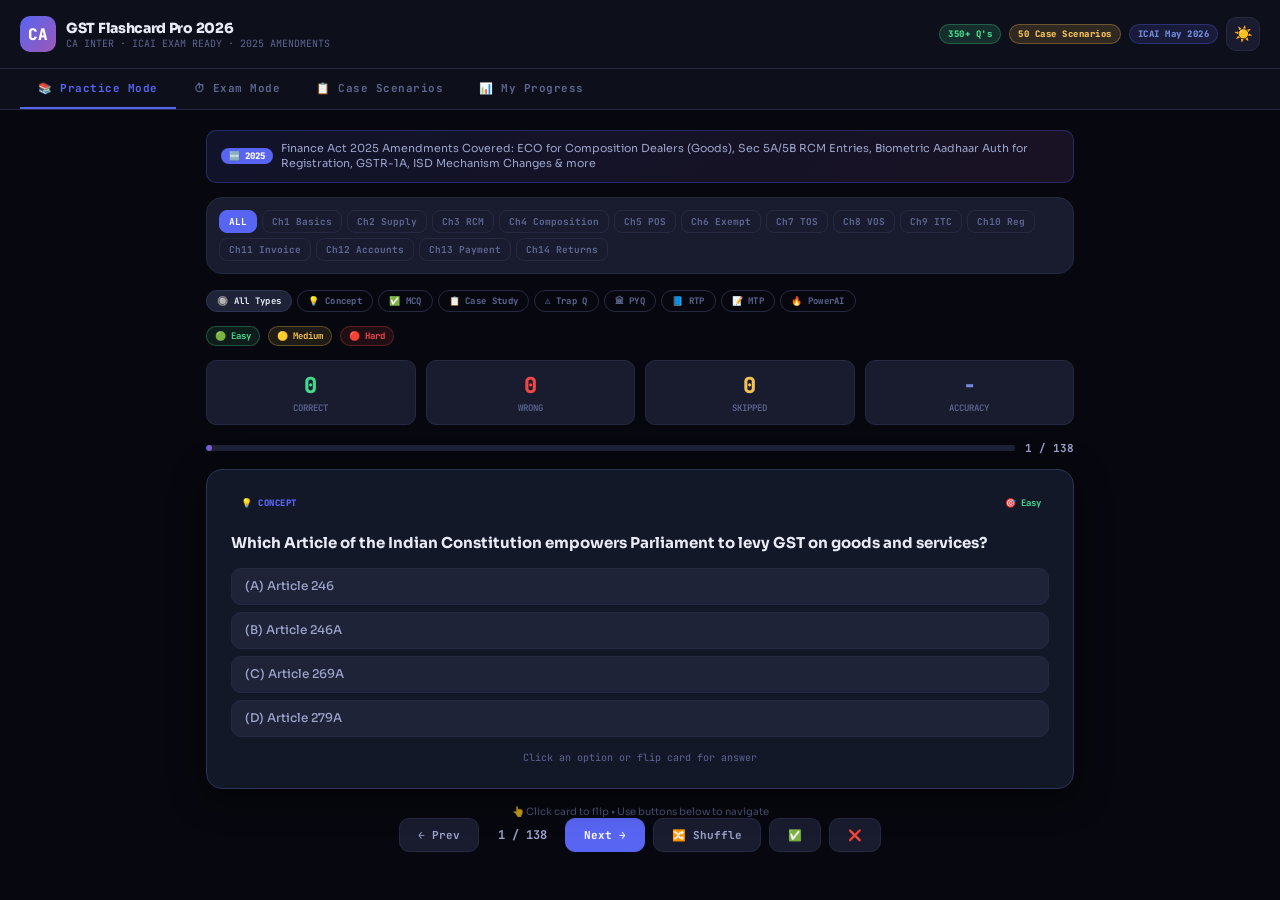
<file: gst-practice.html>
<!DOCTYPE html>
<html lang="en">
<head>
<meta charset="UTF-8">
<meta name="viewport" content="width=device-width, initial-scale=1.0">
<title>CA Inter GST Flashcard Pro 2026 | ICAI Exam Ready</title>
<style>
@import url('https://fonts.googleapis.com/css2?family=Sora:wght@300;400;600;700;800&family=JetBrains+Mono:wght@400;700&display=swap');

:root {
  --bg: #07080f;
  --bg2: #0d0f1a;
  --bg3: #121520;
  --surface: #181c2e;
  --surface2: #1e2338;
  --border: #252a40;
  --border2: #2e3454;
  --text: #e8eaf6;
  --text2: #9ba3c9;
  --text3: #5d6591;
  --accent: #5865f2;
  --accent2: #7289da;
  --gold: #f4c055;
  --green: #43d98e;
  --red: #f04747;
  --orange: #fa8231;
  --purple: #9b59b6;
  --cyan: #4dd0e1;
  --pink: #e91e63;
  --card-front: #131829;
  --card-back: #0e1f14;
  --shadow: 0 8px 32px rgba(0,0,0,0.6);
  --radius: 16px;
  --font: 'Sora', sans-serif;
  --mono: 'JetBrains Mono', monospace;
}
.light {
  --bg: #f0f2f8;
  --bg2: #e8ecf5;
  --bg3: #dde2f0;
  --surface: #ffffff;
  --surface2: #f5f7ff;
  --border: #d0d6ee;
  --border2: #bcc4e4;
  --text: #1a1f3c;
  --text2: #4a5280;
  --text3: #8892b0;
  --card-front: #ffffff;
  --card-back: #f0fff6;
  --shadow: 0 8px 32px rgba(0,0,0,0.12);
}

*{box-sizing:border-box;margin:0;padding:0}
body{font-family:var(--font);background:var(--bg);color:var(--text);min-height:100vh;transition:background .3s,color .3s}

/* ── HEADER ── */
.header{padding:16px 20px;background:var(--bg2);border-bottom:1px solid var(--border);display:flex;align-items:center;justify-content:space-between;flex-wrap:wrap;gap:10px;position:sticky;top:0;z-index:100;backdrop-filter:blur(12px)}
.logo{display:flex;align-items:center;gap:10px}
.logo-icon{width:36px;height:36px;background:linear-gradient(135deg,var(--accent),var(--purple));border-radius:10px;display:flex;align-items:center;justify-content:center;font-size:16px;font-weight:900;color:#fff;font-family:var(--mono)}
.logo-text h1{font-size:14px;font-weight:800;color:var(--text);letter-spacing:-.3px}
.logo-text p{font-size:10px;color:var(--text3);font-family:var(--mono)}
.header-right{display:flex;align-items:center;gap:8px}
.badge{font-size:9px;font-weight:800;padding:3px 8px;border-radius:20px;letter-spacing:.5px;font-family:var(--mono)}
.badge-green{background:rgba(67,217,142,.15);color:var(--green);border:1px solid rgba(67,217,142,.3)}
.badge-gold{background:rgba(244,192,85,.15);color:var(--gold);border:1px solid rgba(244,192,85,.3)}
.badge-blue{background:rgba(88,101,242,.15);color:var(--accent2);border:1px solid rgba(88,101,242,.3)}
.icon-btn{width:34px;height:34px;border-radius:10px;border:1px solid var(--border);background:var(--surface);color:var(--text2);cursor:pointer;display:flex;align-items:center;justify-content:center;font-size:15px;transition:all .2s}
.icon-btn:hover{border-color:var(--accent);color:var(--accent)}

/* ── TABS ── */
.tabs-wrapper{background:var(--bg2);border-bottom:1px solid var(--border);padding:0 20px}
.mode-tabs{display:flex;gap:0}
.mode-tab{padding:12px 18px;font-size:11px;font-weight:700;color:var(--text3);cursor:pointer;border-bottom:2px solid transparent;transition:all .2s;white-space:nowrap;font-family:var(--mono);letter-spacing:.5px}
.mode-tab.active{color:var(--accent);border-bottom-color:var(--accent)}
.mode-tab:hover:not(.active){color:var(--text2)}

/* ── MAIN LAYOUT ── */
.main{max-width:900px;margin:0 auto;padding:20px 16px}

/* ── CHAPTER FILTER ── */
.chapter-bar{display:flex;flex-wrap:wrap;gap:5px;margin-bottom:16px;padding:12px;background:var(--surface);border-radius:var(--radius);border:1px solid var(--border)}
.ch-btn{font-size:9.5px;font-weight:700;padding:4px 9px;border-radius:8px;cursor:pointer;border:1px solid var(--border);background:transparent;color:var(--text3);transition:all .15s;font-family:var(--mono)}
.ch-btn:hover{border-color:var(--accent2);color:var(--text2)}
.ch-btn.active{background:var(--accent);border-color:var(--accent);color:#fff}

/* ── CATEGORY PILLS ── */
.pill-bar{display:flex;flex-wrap:wrap;gap:5px;margin-bottom:14px}
.pill{font-size:9px;font-weight:700;padding:4px 10px;border-radius:20px;cursor:pointer;border:1px solid var(--border);background:transparent;color:var(--text3);transition:all .15s;font-family:var(--mono);letter-spacing:.3px}
.pill:hover{color:var(--text)}
.pill.active{color:#fff}
.pill-concept.active{background:rgba(88,101,242,.8);border-color:var(--accent)}
.pill-mcq.active{background:rgba(67,217,142,.8);border-color:var(--green)}
.pill-case.active{background:rgba(250,130,49,.8);border-color:var(--orange)}
.pill-trap.active{background:rgba(240,71,71,.8);border-color:var(--red)}
.pill-pyq.active{background:rgba(155,89,182,.8);border-color:var(--purple)}
.pill-rtp.active{background:rgba(77,208,225,.8);border-color:var(--cyan)}
.pill-mtp.active{background:rgba(244,192,85,.8);border-color:var(--gold)}
.pill-hard.active{background:rgba(233,30,99,.8);border-color:var(--pink)}
.pill-all.active{background:var(--surface2);border-color:var(--border2);color:var(--text)}

/* ── PROGRESS ── */
.progress-row{display:flex;align-items:center;gap:10px;margin-bottom:14px}
.progress-track{flex:1;height:6px;background:var(--surface2);border-radius:3px;overflow:hidden}
.progress-fill{height:100%;background:linear-gradient(90deg,var(--accent),var(--purple));border-radius:3px;transition:width .4s ease}
.progress-text{font-size:11px;font-weight:700;color:var(--text2);font-family:var(--mono);white-space:nowrap}

/* ── DIFFICULTY LEGEND ── */
.diff-row{display:flex;gap:8px;margin-bottom:14px;flex-wrap:wrap}
.diff-badge{font-size:9px;font-weight:700;padding:3px 8px;border-radius:20px;font-family:var(--mono)}
.diff-easy{background:rgba(67,217,142,.1);color:var(--green);border:1px solid rgba(67,217,142,.3)}
.diff-medium{background:rgba(244,192,85,.1);color:var(--gold);border:1px solid rgba(244,192,85,.3)}
.diff-hard{background:rgba(240,71,71,.1);color:var(--red);border:1px solid rgba(240,71,71,.3)}

/* ── FLIP CARD ── */
.card-scene{perspective:1200px;min-height:320px;margin-bottom:16px;cursor:pointer}
.card-wrapper{width:100%;height:100%;position:relative;transform-style:preserve-3d;transition:transform .55s cubic-bezier(.4,.2,.2,1);min-height:320px}
.card-wrapper.flipped{transform:rotateY(180deg)}
.card-face{position:absolute;width:100%;height:100%;backface-visibility:hidden;border-radius:var(--radius);padding:24px;border:1px solid var(--border2);display:flex;flex-direction:column}
.card-front{background:var(--card-front);box-shadow:var(--shadow)}
.card-back{background:var(--card-back);transform:rotateY(180deg);box-shadow:var(--shadow)}
.card-header{display:flex;align-items:center;justify-content:space-between;margin-bottom:16px}
.card-type{font-size:9px;font-weight:800;padding:3px 10px;border-radius:20px;font-family:var(--mono);letter-spacing:.5px}
.card-diff{font-size:9px;font-weight:700;padding:2px 8px;border-radius:12px;font-family:var(--mono)}
.card-body{flex:1;display:flex;flex-direction:column;justify-content:center}
.card-q{font-size:15px;font-weight:700;line-height:1.5;color:var(--text);margin-bottom:14px}
.card-options{display:flex;flex-direction:column;gap:7px}
.card-option{font-size:12px;padding:9px 13px;border-radius:10px;background:var(--surface2);border:1px solid var(--border);color:var(--text2);line-height:1.4;transition:all .2s;font-weight:500}
.card-option:hover{border-color:var(--accent2);color:var(--text)}
.card-option.correct{background:rgba(67,217,142,.12);border-color:var(--green);color:var(--green)}
.card-option.wrong{background:rgba(240,71,71,.1);border-color:var(--red);color:var(--red)}
.card-hint{font-size:10px;color:var(--text3);font-family:var(--mono);text-align:center;margin-top:10px}
/* Back face */
.card-ans-label{font-size:9px;font-weight:800;color:var(--green);font-family:var(--mono);letter-spacing:1px;margin-bottom:8px}
.card-ans{font-size:15px;font-weight:700;color:var(--green);margin-bottom:12px;line-height:1.4}
.card-exp{font-size:12px;color:var(--text2);line-height:1.6;background:var(--surface2);border-radius:10px;padding:12px;border-left:3px solid var(--accent)}
.card-trap{font-size:11px;color:var(--orange);background:rgba(250,130,49,.08);border-radius:8px;padding:8px 12px;margin-top:10px;border:1px dashed rgba(250,130,49,.3)}
.card-law{font-size:10px;color:var(--text3);font-family:var(--mono);margin-top:10px}
.flip-hint{font-size:10px;color:var(--text3);text-align:center;margin-top:12px;opacity:.7}

/* ── CONTROLS ── */
.controls{display:flex;align-items:center;justify-content:center;gap:8px;margin-bottom:20px;flex-wrap:wrap}
.ctrl-btn{padding:9px 18px;border-radius:10px;font-size:11px;font-weight:700;cursor:pointer;border:1px solid var(--border);background:var(--surface);color:var(--text2);transition:all .2s;font-family:var(--mono);display:flex;align-items:center;gap:6px}
.ctrl-btn:hover{border-color:var(--accent);color:var(--accent)}
.ctrl-btn.primary{background:var(--accent);border-color:var(--accent);color:#fff}
.ctrl-btn.primary:hover{background:#4752c4}
.card-counter{font-size:12px;font-weight:700;color:var(--text2);font-family:var(--mono);min-width:70px;text-align:center}

/* ── SCORE TRACKER ── */
.score-bar{display:flex;gap:10px;margin-bottom:16px;flex-wrap:wrap}
.score-item{flex:1;min-width:80px;background:var(--surface);border-radius:10px;border:1px solid var(--border);padding:10px;text-align:center}
.score-num{font-size:22px;font-weight:800;font-family:var(--mono)}
.score-label{font-size:9px;color:var(--text3);font-weight:600;margin-top:2px;font-family:var(--mono)}
.score-green .score-num{color:var(--green)}
.score-red .score-num{color:var(--red)}
.score-gold .score-num{color:var(--gold)}
.score-blue .score-num{color:var(--accent2)}

/*/* ── CASE SCENARIOS ── */
.cs-opt{border-radius:10px;padding:10px 14px;font-size:12px;line-height:1.5;transition:border-color .15s,background .15s;user-select:none}
#cs-search:focus{border-color:var(--accent);outline:none}
#cs-search::placeholder{color:var(--text3)}

/* ── EXAM MODE ── */
.exam-timer{display:flex;align-items:center;gap:12px;background:var(--surface);border-radius:12px;padding:12px 16px;margin-bottom:16px;border:1px solid var(--border)}
.timer-display{font-size:24px;font-weight:800;font-family:var(--mono);color:var(--gold);letter-spacing:2px}
.timer-label{font-size:10px;color:var(--text3);font-family:var(--mono)}
.timer-danger .timer-display{color:var(--red);animation:pulse .8s infinite}
@keyframes pulse{0%,100%{opacity:1}50%{opacity:.5}}
.exam-progress-detail{font-size:11px;color:var(--text2);font-family:var(--mono);margin-left:auto}

/* ── RESULTS PANEL ── */
.results-panel{background:var(--surface);border-radius:var(--radius);border:1px solid var(--border);padding:28px;text-align:center;margin-top:20px}
.results-score{font-size:52px;font-weight:800;font-family:var(--mono);background:linear-gradient(135deg,var(--green),var(--accent));-webkit-background-clip:text;-webkit-text-fill-color:transparent;background-clip:text}
.results-grade{font-size:18px;font-weight:700;margin:8px 0 16px}
.results-stats{display:flex;justify-content:center;gap:24px;flex-wrap:wrap;margin-bottom:20px}
.results-stat{text-align:center}
.results-stat-num{font-size:24px;font-weight:800;font-family:var(--mono)}
.results-stat-label{font-size:10px;color:var(--text3);font-family:var(--mono)}
.results-breakdown{background:var(--bg2);border-radius:10px;padding:14px;margin-bottom:20px;text-align:left}
.rb-row{display:flex;justify-content:space-between;padding:6px 0;border-bottom:1px solid var(--border);font-size:11px;font-family:var(--mono)}
.rb-row:last-child{border-bottom:none}

/* ── SECTIONS ── */
.section{display:none}
.section.active{display:block}

/* ── LOADER ── */
.card-loader{display:flex;align-items:center;justify-content:center;min-height:300px;font-size:13px;color:var(--text3);font-family:var(--mono)}

/* ── QUICK REF MINI ── */
.qref-panel{background:var(--surface);border-radius:var(--radius);border:1px solid var(--border);padding:16px;margin-top:16px}
.qref-title{font-size:11px;font-weight:800;color:var(--accent2);font-family:var(--mono);margin-bottom:10px;letter-spacing:.5px}
.qref-grid{display:grid;grid-template-columns:repeat(auto-fill,minmax(200px,1fr));gap:8px}
.qref-item{background:var(--bg2);border-radius:8px;padding:8px 10px;border:1px solid var(--border)}
.qref-key{font-size:9px;font-weight:800;color:var(--text3);font-family:var(--mono);margin-bottom:3px}
.qref-val{font-size:11px;font-weight:600;color:var(--text)}

/* ── AMENDMENT BANNER ── */
.amend-banner{background:linear-gradient(135deg,rgba(88,101,242,.12),rgba(155,89,182,.12));border:1px solid rgba(88,101,242,.3);border-radius:10px;padding:10px 14px;margin-bottom:14px;display:flex;align-items:center;gap:8px}
.amend-tag{font-size:9px;font-weight:800;background:var(--accent);color:#fff;padding:2px 8px;border-radius:20px;font-family:var(--mono);white-space:nowrap}
.amend-text{font-size:11px;color:var(--text2);line-height:1.4}

/* ── RESPONSIVE ── */
@media(max-width:640px){
  .main{padding:12px 10px}
  .header{padding:10px 14px}
  .card-q{font-size:13px}
  .card-face{padding:16px}
  .results-score{font-size:40px}
  .mode-tab{padding:10px 12px;font-size:10px}
}

/* ── ANIMATIONS ── */
.card-enter{animation:slideIn .35s ease}
@keyframes slideIn{from{opacity:0;transform:translateY(12px)}to{opacity:1;transform:translateY(0)}}
.flash-correct{animation:flashG .5s ease}
.flash-wrong{animation:flashR .5s ease}
@keyframes flashG{0%,100%{box-shadow:var(--shadow)}50%{box-shadow:0 0 30px rgba(67,217,142,.5)}}
@keyframes flashR{0%,100%{box-shadow:var(--shadow)}50%{box-shadow:0 0 30px rgba(240,71,71,.5)}}

/* ── NOTIFICATION ── */
.notif{position:fixed;bottom:20px;right:20px;background:var(--surface);border:1px solid var(--border2);border-radius:12px;padding:12px 18px;font-size:12px;font-weight:600;color:var(--text);box-shadow:var(--shadow);transform:translateY(100px);transition:transform .3s;z-index:999;font-family:var(--mono)}
.notif.show{transform:translateY(0)}

/* ── CHAPTER COLORS ── */
.ch1{--chcol:#5865f2}.ch2{--chcol:#43d98e}.ch3{--chcol:#fa8231}.ch4{--chcol:#f4c055}
.ch5{--chcol:#4dd0e1}.ch6{--chcol:#9b59b6}.ch7{--chcol:#e91e63}.ch8{--chcol:#00bcd4}
.ch9{--chcol:#ff5722}.ch10{--chcol:#8bc34a}.ch11{--chcol:#ffc107}.ch12{--chcol:#03a9f4}
.ch13{--chcol:#e91e63}.ch14{--chcol:#673ab7}
</style>
</head>
<body>

<!-- ═══ HEADER ═══ -->
<div class="header">
  <div class="logo">
    <div class="logo-icon">CA</div>
    <div class="logo-text">
      <h1>GST Flashcard Pro 2026</h1>
      <p>CA INTER · ICAI EXAM READY · 2025 AMENDMENTS</p>
    </div>
  </div>
  <div class="header-right">
    <span class="badge badge-green">350+ Q's</span>
    <span class="badge badge-gold">50 Case Scenarios</span>
    <span class="badge badge-blue">ICAI May 2026</span>
    <button class="icon-btn" id="darkBtn" onclick="toggleDark()" title="Toggle Dark/Light">☀️</button>
  </div>
</div>

<!-- ═══ MODE TABS ═══ -->
<div class="tabs-wrapper">
  <div class="mode-tabs">
    <div class="mode-tab active" onclick="setMode('practice')">📚 Practice Mode</div>
    <div class="mode-tab" onclick="setMode('exam')">⏱ Exam Mode</div>
    <div class="mode-tab" onclick="setMode('case')">📋 Case Scenarios</div>
    <div class="mode-tab" onclick="setMode('results')">📊 My Progress</div>
  </div>
</div>

<div class="main">

<!-- ═══ AMENDMENT BANNER ═══ -->
<div class="amend-banner">
  <span class="amend-tag">🆕 2025</span>
  <span class="amend-text">Finance Act 2025 Amendments Covered: ECO for Composition Dealers (Goods), Sec 5A/5B RCM Entries, Biometric Aadhaar Auth for Registration, GSTR-1A, ISD Mechanism Changes & more</span>
</div>

<!-- ═══ PRACTICE SECTION ═══ -->
<div class="section active" id="sec-practice">

  <!-- Chapter Bar -->
  <div class="chapter-bar">
    <button class="ch-btn active" onclick="filterChapter('ALL')">ALL</button>
    <button class="ch-btn" onclick="filterChapter('CH1')">Ch1 Basics</button>
    <button class="ch-btn" onclick="filterChapter('CH2')">Ch2 Supply</button>
    <button class="ch-btn" onclick="filterChapter('CH3')">Ch3 RCM</button>
    <button class="ch-btn" onclick="filterChapter('CH4')">Ch4 Composition</button>
    <button class="ch-btn" onclick="filterChapter('CH5')">Ch5 POS</button>
    <button class="ch-btn" onclick="filterChapter('CH6')">Ch6 Exempt</button>
    <button class="ch-btn" onclick="filterChapter('CH7')">Ch7 TOS</button>
    <button class="ch-btn" onclick="filterChapter('CH8')">Ch8 VOS</button>
    <button class="ch-btn" onclick="filterChapter('CH9')">Ch9 ITC</button>
    <button class="ch-btn" onclick="filterChapter('CH10')">Ch10 Reg</button>
    <button class="ch-btn" onclick="filterChapter('CH11')">Ch11 Invoice</button>
    <button class="ch-btn" onclick="filterChapter('CH12')">Ch12 Accounts</button>
    <button class="ch-btn" onclick="filterChapter('CH13')">Ch13 Payment</button>
    <button class="ch-btn" onclick="filterChapter('CH14')">Ch14 Returns</button>
  </div>

  <!-- Category Pills -->
  <div class="pill-bar">
    <button class="pill pill-all active" onclick="filterCat('ALL')">🔘 All Types</button>
    <button class="pill pill-concept" onclick="filterCat('CONCEPT')">💡 Concept</button>
    <button class="pill pill-mcq" onclick="filterCat('MCQ')">✅ MCQ</button>
    <button class="pill pill-case" onclick="filterCat('CASE')">📋 Case Study</button>
    <button class="pill pill-trap" onclick="filterCat('TRAP')">⚠️ Trap Q</button>
    <button class="pill pill-pyq" onclick="filterCat('PYQ')">🏛 PYQ</button>
    <button class="pill pill-rtp" onclick="filterCat('RTP')">📘 RTP</button>
    <button class="pill pill-mtp" onclick="filterCat('MTP')">📝 MTP</button>
    <button class="pill pill-hard" onclick="filterCat('HARD')">🔥 PowerAI</button>
  </div>

  <!-- Diff + Progress -->
  <div class="diff-row">
    <span class="diff-badge diff-easy">🟢 Easy</span>
    <span class="diff-badge diff-medium">🟡 Medium</span>
    <span class="diff-badge diff-hard">🔴 Hard</span>
  </div>

  <!-- Score Bar -->
  <div class="score-bar">
    <div class="score-item score-green"><div class="score-num" id="sc-correct">0</div><div class="score-label">CORRECT</div></div>
    <div class="score-item score-red"><div class="score-num" id="sc-wrong">0</div><div class="score-label">WRONG</div></div>
    <div class="score-item score-gold"><div class="score-num" id="sc-skip">0</div><div class="score-label">SKIPPED</div></div>
    <div class="score-item score-blue"><div class="score-num" id="sc-pct">-</div><div class="score-label">ACCURACY</div></div>
  </div>

  <!-- Progress -->
  <div class="progress-row">
    <div class="progress-track"><div class="progress-fill" id="prog-fill" style="width:0%"></div></div>
    <div class="progress-text" id="prog-text">0 / 0</div>
  </div>

  <!-- FLASHCARD -->
  <div class="card-scene" id="card-scene" onclick="flipCard()">
    <div class="card-wrapper" id="card-wrapper">
      <div class="card-face card-front" id="card-front"></div>
      <div class="card-face card-back" id="card-back"></div>
    </div>
  </div>
  <div class="flip-hint">👆 Click card to flip • Use buttons below to navigate</div>

  <!-- Controls -->
  <div class="controls">
    <button class="ctrl-btn" onclick="prevCard()">← Prev</button>
    <span class="card-counter" id="card-counter">1 / 1</span>
    <button class="ctrl-btn primary" onclick="nextCard()">Next →</button>
    <button class="ctrl-btn" onclick="shuffleCards()" title="Shuffle">🔀 Shuffle</button>
    <button class="ctrl-btn" onclick="markCorrect()" title="Mark Correct">✅</button>
    <button class="ctrl-btn" onclick="markWrong()" title="Mark Wrong">❌</button>
  </div>
</div>

<!-- ═══ EXAM SECTION ═══ -->
<div class="section" id="sec-exam">
  <div id="exam-setup">
    <div class="results-panel" style="margin-top:0">
      <div style="font-size:28px;margin-bottom:12px">⏱</div>
      <div style="font-size:20px;font-weight:800;margin-bottom:8px">Exam Mode</div>
      <div style="font-size:13px;color:var(--text2);margin-bottom:24px;line-height:1.5">Simulate ICAI exam conditions.<br>30 questions · 45 minutes · MCQ format</div>
      <div style="display:flex;flex-wrap:wrap;gap:10px;justify-content:center;margin-bottom:20px">
        <label style="font-size:12px;color:var(--text2);display:flex;align-items:center;gap:6px;cursor:pointer;font-family:var(--mono)">
          <input type="radio" name="examq" value="15"> Quick (15Q / 20min)
        </label>
        <label style="font-size:12px;color:var(--text2);display:flex;align-items:center;gap:6px;cursor:pointer;font-family:var(--mono)">
          <input type="radio" name="examq" value="30" checked> Standard (30Q / 45min)
        </label>
        <label style="font-size:12px;color:var(--text2);display:flex;align-items:center;gap:6px;cursor:pointer;font-family:var(--mono)">
          <input type="radio" name="examq" value="50"> Full Mock (50Q / 75min)
        </label>
      </div>
      <div style="display:flex;gap:8px;justify-content:center;flex-wrap:wrap">
        <button class="ctrl-btn primary" onclick="startExam()" style="font-size:13px;padding:11px 24px">Start Exam →</button>
      </div>
    </div>
  </div>

  <div id="exam-active" style="display:none">
    <div class="exam-timer">
      <div>
        <div class="timer-label">TIME REMAINING</div>
        <div class="timer-display" id="timer-display">45:00</div>
      </div>
      <div style="flex:1;height:6px;background:var(--surface2);border-radius:3px;margin:0 16px;overflow:hidden">
        <div id="timer-bar" style="height:100%;background:var(--gold);border-radius:3px;transition:width 1s linear"></div>
      </div>
      <div class="exam-progress-detail" id="exam-q-counter">Q 1 / 30</div>
    </div>

    <div class="card-scene" id="exam-card-scene" style="cursor:default">
      <div class="card-wrapper" id="exam-card-wrapper">
        <div class="card-face card-front" id="exam-card-front"></div>
        <div class="card-face card-back" id="exam-card-back" style="display:none"></div>
      </div>
    </div>

    <div class="controls" style="margin-top:12px">
      <button class="ctrl-btn" onclick="examSkip()">Skip →</button>
      <button class="ctrl-btn" style="color:var(--red);border-color:var(--red)" onclick="endExamEarly()">End Exam</button>
    </div>
  </div>
</div>

<!-- ═══ PROGRESS SECTION ═══ -->
<div class="section" id="sec-results">
  <div class="results-panel" style="margin-top:0">
    <div style="font-size:24px;margin-bottom:16px">📊 Your Progress</div>
    <div class="score-bar" style="justify-content:center">
      <div class="score-item score-green"><div class="score-num" id="pr-correct">0</div><div class="score-label">CORRECT</div></div>
      <div class="score-item score-red"><div class="score-num" id="pr-wrong">0</div><div class="score-label">WRONG</div></div>
      <div class="score-item score-gold"><div class="score-num" id="pr-total">0</div><div class="score-label">ATTEMPTED</div></div>
      <div class="score-item score-blue"><div class="score-num" id="pr-pct">0%</div><div class="score-label">ACCURACY</div></div>
    </div>
    <div class="results-breakdown" id="pr-breakdown">
      <div style="font-size:11px;color:var(--text3);font-family:var(--mono);text-align:center">No exam results yet. Complete an exam first!</div>
    </div>
    <button class="ctrl-btn primary" onclick="resetProgress()">🔄 Reset Progress</button>
  </div>
</div>

<!-- ═══ CASE SCENARIOS SECTION ═══ -->
<div class="section" id="sec-case">

  <!-- Case Scenario Navigator -->
  <div id="cs-list-view">
    <div style="display:flex;align-items:center;justify-content:space-between;flex-wrap:wrap;gap:8px;margin-bottom:12px">
      <div style="font-size:13px;font-weight:800;color:var(--text)">📋 ICAI Case Scenario Booklet — May 2026</div>
      <div style="font-size:10px;color:var(--text3);font-family:var(--mono)">50 Scenarios · 199 MCQs · Official ICAI Source</div>
    </div>
    <div style="position:relative;margin-bottom:12px">
      <input id="cs-search" type="text" placeholder="🔍  Search scenarios..." oninput="filterScenarios()"
        style="width:100%;padding:10px 14px;background:var(--surface);border:1px solid var(--border);border-radius:10px;color:var(--text);font-size:12px;font-family:var(--font);outline:none">
    </div>
    <div id="cs-grid" style="display:grid;grid-template-columns:repeat(auto-fill,minmax(155px,1fr));gap:8px"></div>
  </div>

  <!-- Individual Scenario View -->
  <div id="cs-scenario-view" style="display:none">
    <button onclick="showCsList()" class="ctrl-btn" style="margin-bottom:12px;font-size:11px">← All Scenarios</button>
    <div style="background:var(--surface);border:1px solid var(--border);border-radius:var(--radius);padding:14px 16px;margin-bottom:12px">
      <div style="font-size:9px;font-weight:800;color:var(--accent);font-family:var(--mono);letter-spacing:1px;margin-bottom:6px" id="cs-scenario-label">CASE SCENARIO 1</div>
      <div style="font-size:12px;line-height:1.75;color:var(--text2)" id="cs-context-text"></div>
    </div>
    <div style="display:flex;align-items:center;gap:10px;margin-bottom:10px">
      <div style="flex:1;height:5px;background:var(--surface2);border-radius:3px;overflow:hidden">
        <div id="cs-prog-bar" style="height:100%;background:var(--accent);border-radius:3px;transition:width .4s"></div>
      </div>
      <div style="font-size:10px;font-family:var(--mono);color:var(--text3)" id="cs-prog-text">Q 0/0</div>
    </div>
    <div style="display:flex;gap:8px;margin-bottom:12px;flex-wrap:wrap">
      <div style="font-size:10px;font-family:var(--mono);background:rgba(67,217,142,.12);color:var(--green);border:1px solid rgba(67,217,142,.3);padding:3px 10px;border-radius:20px">✅ <span id="cs-sc-correct">0</span> Correct</div>
      <div style="font-size:10px;font-family:var(--mono);background:rgba(240,71,71,.12);color:var(--red);border:1px solid rgba(240,71,71,.3);padding:3px 10px;border-radius:20px">❌ <span id="cs-sc-wrong">0</span> Wrong</div>
      <div style="font-size:10px;font-family:var(--mono);background:rgba(244,192,85,.12);color:var(--gold);border:1px solid rgba(244,192,85,.3);padding:3px 10px;border-radius:20px">⏭ <span id="cs-sc-skip">0</span> Skipped</div>
    </div>
    <div id="cs-mcq-area"></div>
    <div class="controls" style="margin-top:12px">
      <button class="ctrl-btn" onclick="csPrev()">← Prev</button>
      <button class="ctrl-btn primary" onclick="csNext()" id="cs-next-btn">Next →</button>
      <button class="ctrl-btn" onclick="csSkip()" style="color:var(--text3)">Skip</button>
    </div>
    <div id="cs-results" style="display:none;margin-top:16px"></div>
  </div>

</div>

</div><!-- end .main -->

<!-- Notification -->
<div class="notif" id="notif"></div>

<script>
// ═══════════════════════════════════════════════════════════
// GST QUESTION BANK — 150+ ICAI-ORIENTED QUESTIONS
// ═══════════════════════════════════════════════════════════
const QUESTIONS = [
// ─── CHAPTER 1: BASICS ───────────────────────────────────
{id:1,ch:'CH1',cat:'CONCEPT',diff:'Easy',type:'MCQ',
 q:'Which Article of the Indian Constitution empowers Parliament to levy GST on goods and services?',
 opts:['Article 246','Article 246A','Article 269A','Article 279A'],
 ans:1,exp:'Article 246A (inserted by 101st Constitutional Amendment, 2016) empowers both Parliament and State Legislatures to levy GST. Article 269A deals with levy/collection of GST by the Union on inter-State trade.',
 law:'Art 246A, Constitution of India'},

{id:2,ch:'CH1',cat:'MCQ',diff:'Easy',type:'MCQ',
 q:'The GST Council is constituted under which Article of the Constitution?',
 opts:['Article 269A','Article 279A','Article 246A','Article 248'],
 ans:1,exp:'Article 279A provides for the GST Council. The Council is chaired by the Union Finance Minister with state finance ministers as members. It makes recommendations on GST laws, rates, etc.',
 law:'Art 279A, Constitution of India'},

{id:3,ch:'CH1',cat:'TRAP',diff:'Medium',type:'MCQ',
 q:'GST applies to the whole of India EXCEPT:',
 opts:['Jammu & Kashmir','Andaman & Nicobar Islands','Lakshadweep','None — GST applies to entire India including J&K'],
 ans:3,exp:'TRAP: Since 2019, GST applies uniformly to ALL states including J&K. J&K GST Act, 2017 was enacted separately. Earlier, J&K had special provisions but NOT anymore. All 28 states + 8 UTs covered.',
 trap:'Many students wrongly exclude J&K. After J&K Reorganisation Act 2019, full GST applies.',
 law:'CGST Act Sec 1(2)'},

{id:4,ch:'CH1',cat:'MCQ',diff:'Easy',type:'MCQ',
 q:'Which of the following is NOT a GST Act in India?',
 opts:['CGST Act 2017','IGST Act 2017','UTGST Act 2017','FGST Act 2017'],
 ans:3,exp:'There are 4 GST Acts: CGST, IGST, UTGST, and State GST Acts (one per state). There is NO "FGST" (Federal GST). The Compensation Cess Act is separate but not called a GST Act.',
 law:'Four GST Acts'},

{id:5,ch:'CH1',cat:'PYQ',diff:'Medium',type:'MCQ',
 q:'[PYQ Nov 2023] GST rate on rough diamonds is:',
 opts:['0.25%','3%','5%','Exempt'],
 ans:0,exp:'Rough diamonds attract GST at 0.25% (CGST + SGST = 0.125% + 0.125%). Gold/silver/precious metals = 3%. This is a special rate. Remember: 0.25% → Rough Diamonds; 3% → Gold.',
 law:'Schedule I to CGST Act'},

{id:6,ch:'CH1',cat:'CONCEPT',diff:'Easy',type:'CONCEPT',
 q:'What is "Aggregate Turnover" under GST? (Key for threshold limits)',
 opts:['Taxable supplies only','Taxable + Exempt + Exports – Inward RCM supplies (all India, all GSTINs)','Taxable + Exempt + Exports + Inward RCM','Only GSTIN-level turnover'],
 ans:1,exp:'Aggregate Turnover = Taxable Supplies + Exempt Supplies + Zero-rated Supplies + Inter-state supplies of same PAN. EXCLUDES: Value of inward supplies on which tax is payable under RCM + CGST/SGST/IGST/Compensation Cess. Computed at PAN-India level.',
 law:'Sec 2(6) CGST Act'},

{id:7,ch:'CH1',cat:'TRAP',diff:'Hard',type:'MCQ',
 q:'TRAP: "Distinct Persons" under GST means:',
 opts:['Two companies with same promoters','Establishments of the same person in different States/UTs','Employer and employee','Holding and Subsidiary company'],
 ans:1,exp:'Distinct Person = Same taxpayer having registrations in different states/UTs. Example: M/s XYZ has GSTIN in Delhi and Mumbai — they are "distinct persons" to each other for GST purposes. Supplies between them are taxable even though it is the same legal entity.',
 law:'Sec 25(4) CGST Act'},

// ─── CHAPTER 2: SUPPLY ───────────────────────────────────
{id:8,ch:'CH2',cat:'CONCEPT',diff:'Easy',type:'CONCEPT',
 q:'What is "Supply" under GST? (Sec 7 — the cornerstone)',
 opts:['Only sale of goods','Only provision of services','All forms of supply of G/S including exchange, barter, transfer, rental, made for a consideration in the course or furtherance of business','Only taxable transactions'],
 ans:2,exp:'Supply (Sec 7) includes ALL forms: Sale, Transfer, Barter, Exchange, License, Rental, Lease, Disposal made for CONSIDERATION in COURSE OR FURTHERANCE of BUSINESS. Key: Both consideration AND business nexus required (unless Schedule I applies).',
 law:'Sec 7(1) CGST Act'},

{id:9,ch:'CH2',cat:'TRAP',diff:'Hard',type:'MCQ',
 q:'TRAP: Supply of goods/services between an employer and employee is:',
 opts:['Always taxable as it is a supply','Always exempt','Taxable only if consideration is paid','NOT a supply as per Schedule III — UNLESS it is a supply of gifts exceeding ₹50,000 in a FY'],
 ans:3,exp:'Schedule III (negative list) — Services by employee to employer in course of employment are NOT supply. BUT gifts from employer to employee exceeding ₹50,000/FY are TAXABLE (Schedule I Entry 2 exception). Very common trap!',
 trap:'₹50,000 limit is per employee per FY. Below ₹50,000 = not supply.',
 law:'Schedule I Entry 2, Schedule III Entry 1'},

{id:10,ch:'CH2',cat:'MCQ',diff:'Medium',type:'MCQ',
 q:'Which of the following is treated as SUPPLY even WITHOUT consideration?',
 opts:['Sale of goods between two unrelated parties','Permanent transfer of business assets on which ITC was availed','Lease of property to a tenant','Export of services'],
 ans:1,exp:'Schedule I lists supplies made without consideration that are still taxable: (1) Permanent transfer of business assets where ITC availed; (2) Supply between distinct/related persons; (3) Principal-agent transactions; (4) Import of services from related persons.',
 law:'Schedule I, CGST Act'},

{id:11,ch:'CH2',cat:'PYQ',diff:'Medium',type:'MCQ',
 q:'[PYQ May 2024] Lottery, betting, gambling and actionable claims — their treatment under GST:',
 opts:['Exempt from GST','Taxable as goods','Taxable as services under Schedule II','Treated as goods under Schedule III and taxable'],
 ans:3,exp:'Lottery, betting, gambling are treated as GOODS for GST purposes (Schedule III includes them but they are taxable under specific provisions). Lottery = 28% GST. Actionable claims other than lottery/betting/gambling = NOT supply (negative list).',
 law:'Schedule III Entry 6, CGST Act'},

{id:12,ch:'CH2',cat:'CASE',diff:'Hard',type:'CASE',
 q:'CASE STUDY: Ravi Industries, Pune gives a car to its Sales Manager Mr. Arjun (an employee) for personal use. The car was purchased by the company and ITC was availed on it. Is this a taxable supply?',
 opts:['No — employer-employee supplies are always exempt','Yes — because it is permanent transfer of asset where ITC was availed','No — personal use by employee is not a supply','Yes — but only if value exceeds ₹50,000'],
 ans:1,exp:'This is Schedule I Entry 1: Permanent transfer/disposal of business assets where ITC has been availed. The car was a business asset. ITC was availed. Giving it to employee permanently = taxable supply even without consideration. Value = open market value.',
 law:'Schedule I Entry 1, CGST Act'},

{id:13,ch:'CH2',cat:'RTP',diff:'Hard',type:'MCQ',
 q:'[RTP Nov 2024] A company provides a free sample to a potential customer (unrelated party). The sample cost is ₹500. The company had availed ITC on it. Tax implication?',
 opts:['Not taxable as no consideration','Taxable under Schedule I as ITC was availed','Exempt as it is a promotional activity','Taxable as services'],
 ans:1,exp:'Schedule I Entry 1 applies: Permanent transfer of business assets where ITC availed = taxable even without consideration. Free samples where ITC was availed = taxable supply. Value = OMV. However, if ITC was reversed/not availed, no GST on free samples.',
 law:'Schedule I Entry 1; Sec 17(5)(h) CGST Act'},

// ─── CHAPTER 3: CHARGE / RCM ─────────────────────────────
{id:14,ch:'CH3',cat:'CONCEPT',diff:'Easy',type:'CONCEPT',
 q:'Under Reverse Charge Mechanism (RCM), who is liable to pay tax to the Government?',
 opts:['Supplier of goods/services','Recipient of goods/services','The GST Council','Both supplier and recipient jointly'],
 ans:1,exp:'In RCM, the liability to pay GST shifts to the RECIPIENT (not supplier). The supplier need not charge GST. The recipient must self-assess, pay GST, and can then claim ITC (if eligible). Two types: Sec 9(3) — Notified services; Sec 9(4) — Unregistered → Registered person.',
 law:'Sec 9(3) and 9(4) CGST Act'},

{id:15,ch:'CH3',cat:'TRAP',diff:'Hard',type:'MCQ',
 q:'TRAP: GTA (Goods Transport Agency) provides transport services to a company. The GTA opts to pay GST at 12% under Forward Charge. What ITC can the company (recipient) claim?',
 opts:['Full ITC at 12%','No ITC — since it is a transport service','Full ITC — if GTA declares on invoice that FCM at 12% is chosen','Partial ITC at 5%'],
 ans:2,exp:'GTA has TWO options: (a) Pay @12% FCM — recipient gets FULL ITC, or (b) 5% FCM — NO ITC for recipient. The GTA MUST declare the chosen option on the invoice. If not declared, RCM applies to recipient @5%. Trap: Many confuse the rates and ITC eligibility.',
 trap:'12% FCM = Full ITC to recipient; 5% FCM = Zero ITC to recipient; RCM = 5% on recipient.',
 law:'Sec 9(3) CGST Act; Notification 11/2017'},

{id:16,ch:'CH3',cat:'MCQ',diff:'Medium',type:'MCQ',
 q:'Under Sec 9(3) RCM, which service does NOT attract reverse charge?',
 opts:['Legal services by advocate to business entity','Services by GTA for transport of goods','Sponsorship services to any company','Banking services to corporate'],
 ans:3,exp:'Banking services are NOT in the Sec 9(3) RCM list. They are Forward Charge. RCM applies to: Advocate legal services, GTA, Sponsorship services to body corporate, Director services, Insurance agent, Recovery agent, Author copyright, Security services (non-body corporate), etc.',
 law:'Notification 13/2017-CT (Rate)'},

{id:17,ch:'CH3',cat:'MCQ',diff:'Medium',type:'MCQ',
 q:'Renting of residential dwelling by an UNREGISTERED person to a Registered Person (RP) — GST treatment under 2022 amendment:',
 opts:['Exempt — residential use','Taxable under RCM — recipient (RP) pays GST','Taxable under FCM — supplier pays','Taxable only if rent exceeds ₹20,000/month'],
 ans:1,exp:'2022 Amendment: If unregistered person rents residential dwelling to RP — RCM applies. RP must pay GST. BUT if the same RP uses it as residence (not for business), no GST. Key: URP → RP for residential purpose = EXEMPT; URP → RP rented as business = RCM. Trap: RP who is a sole proprietor using it as residence = EXEMPT if proven.',
 law:'Entry 3, Notification 13/2017 (as amended 2022)'},

{id:18,ch:'CH3',cat:'MTP',diff:'Hard',type:'MCQ',
 q:'[MTP Mar 2024] Zomato (ECO) provides food delivery services. A restaurant NOT in a hotel charges ₹1,000 for food. Who pays GST under Sec 9(5)?',
 opts:['Restaurant pays FCM @5%','Zomato (ECO) pays @5%','No GST on food delivery','Both Zomato and restaurant pay proportionally'],
 ans:1,exp:'Sec 9(5): For restaurant services via ECO, the ECO (Zomato/Swiggy) pays the tax on behalf of the restaurant. Exception: If restaurant is in a specified premises (hotel tariff > ₹7,500/day/unit), the restaurant pays FCM. Regular restaurants via Zomato = ECO pays.',
 law:'Sec 9(5) CGST Act; Notification 17/2017'},

{id:19,ch:'CH3',cat:'HARD',diff:'Hard',type:'MCQ',
 q:'[PowerAI] Sec 9(4) — Promoter XYZ buys cement worth ₹10L from an unregistered dealer. The promoter\'s total input for construction project is ₹50L (80% threshold test). Applicable GST under RCM?',
 opts:['No RCM — cement is not in the list','RCM on entire ₹10L cement purchase','RCM only on the shortfall below 80% threshold','No RCM if promoter is composition dealer'],
 ans:1,exp:'Under Sec 9(4), if promoter buys CEMENT from URP — FULL RCM applies on cement (regardless of 80% test). The 80% threshold test applies only to Inputs/Input Services from RPs. Cement from URP → 100% RCM on promoter. Capital goods from URP → 100% RCM. This is an absolute rule for cement and capital goods.',
 law:'Notification 7/2019 CT(Rate); Sec 9(4) CGST Act'},

// ─── CHAPTER 4: COMPOSITION ──────────────────────────────
{id:20,ch:'CH4',cat:'MCQ',diff:'Easy',type:'MCQ',
 q:'A registered person opting for Composition Scheme under Sec 10(1) as a manufacturer can have maximum aggregate turnover of:',
 opts:['₹20 Lakh','₹40 Lakh','₹1.5 Crore (₹75L for special category states)','₹50 Lakh'],
 ans:2,exp:'Composition threshold for manufacturers and retailers under Sec 10(1): ₹1.5 Crore for most states. For Special Category States (NUSTA M3): ₹75 Lakh. For Sec 10(2A) Service providers: ₹50 Lakh. Remember: Sec 10(2A) service providers have separate lower limit.',
 law:'Sec 10(1) CGST Act; Notification 14/2019'},

{id:21,ch:'CH4',cat:'TRAP',diff:'Hard',type:'MCQ',
 q:'TRAP: A Composition Dealer can issue which of the following documents?',
 opts:['Tax Invoice with GST charged separately','Bill of Supply only','Both Tax Invoice and Bill of Supply','Receipt Voucher'],
 ans:1,exp:'Composition dealers CANNOT collect GST from customers, so they CANNOT issue Tax Invoice. They must issue BILL OF SUPPLY only. The bill must clearly state: "Composition Taxable Person, not eligible to collect tax on supplies." Issuing tax invoice = violation.',
 trap:'Common mistake: thinking composition dealers can issue tax invoice for taxable supplies. They CANNOT.',
 law:'Sec 31(3)(c), Rule 49 CGST Rules'},

{id:22,ch:'CH4',cat:'MCQ',diff:'Medium',type:'MCQ',
 q:'Which of these persons CANNOT opt for Composition Scheme?',
 opts:['A manufacturer of textiles with ₹1 Cr turnover','A trader with ₹80 Lakh turnover','A Casual Taxable Person (CTP)','A service provider with ₹40 Lakh turnover'],
 ans:2,exp:'CTP (Casual Taxable Person) and NRTP (Non-Resident Taxable Person) CANNOT opt for Composition. Also, persons supplying notified goods (ice cream, pan masala, tobacco, aerated water, fly ash bricks), inter-state supplies of goods, or through ECO (services) cannot opt. Sec 10(2A) allows service providers up to ₹50L.',
 law:'Sec 10(2) CGST Act'},

{id:23,ch:'CH4',cat:'MTP',diff:'Medium',type:'MCQ',
 q:'[MTP Sep 2023 — 2025 Amendment] Under the 2025 amendment, a Composition Dealer can now supply goods through an ECO (Electronic Commerce Operator). Which of the following is CORRECT regarding this?',
 opts:['Composition dealer can supply any goods and services through ECO','Only goods (not services) can be supplied via ECO by composition dealer','Supply of services via ECO is now also allowed','There is no such amendment — composition dealers cannot use ECO at all'],
 ans:1,exp:'2025 Finance Act Amendment: Composition dealers (under Sec 10) can now supply GOODS via ECO. However, services via ECO remain prohibited. The ECO will collect TCS, file GSTR-8. Composition dealer cannot make inter-state supply even via ECO.',
 law:'Sec 10 CGST Act — Finance Act 2025 Amendment'},

{id:24,ch:'CH4',cat:'RTP',diff:'Hard',type:'MCQ',
 q:'[RTP May 2024] A composition dealer (manufacturer) has turnover of ₹1.2 Cr in a state. He provides marginal services worth ₹8 Lakh. Is this permitted?',
 opts:['No — manufacturers cannot provide any services','Yes — up to 10% of state T/O or ₹5L (whichever is higher)','Yes — up to 20% of T/O','No — services are completely prohibited for Sec 10(1)'],
 ans:1,exp:'Manufacturers and traders under Sec 10(1) can provide services up to 10% of State T/O or ₹5 Lakh, whichever is HIGHER. Here: 10% of ₹1.2Cr = ₹12L. ₹5L is lower. So limit = ₹12L. ₹8L < ₹12L → PERMITTED. Sec 10(2A) for pure service providers.',
 law:'Sec 10(1) proviso; Notification 14/2019'},

// ─── CHAPTER 5: PLACE OF SUPPLY ──────────────────────────
{id:25,ch:'CH5',cat:'CONCEPT',diff:'Easy',type:'CONCEPT',
 q:'What determines whether a supply is Intra-State or Inter-State for GST purposes?',
 opts:['Only the location of supplier','Comparison of Location of Supplier (LOS) vs Place of Supply (POS)','Location of recipient only','The nature of goods or services'],
 ans:1,exp:'Inter-State Supply: LOS and POS are in DIFFERENT states. Intra-State Supply: LOS and POS are in the SAME state. This determines whether IGST or CGST+SGST applies. Getting LOS and POS wrong = getting wrong tax = non-compliance.',
 law:'Sec 7 & 8 IGST Act'},

{id:26,ch:'CH5',cat:'TRAP',diff:'Hard',type:'MCQ',
 q:'TRAP: Under Sec 10 IGST Act (POS of Goods), in a "Bill-to-Ship-to" scenario, the goods are shipped to Chennai (Ship-to party) but the invoice is billed to Mumbai party (Bill-to party). POS is:',
 opts:['Chennai (where goods are physically delivered)','Mumbai (where the billing party is located)','Supplier\'s state','Nearest GST office location'],
 ans:1,exp:'Bill-to-Ship-to [Sec 10(b)]: POS = Principal place of business of the BILL-TO party (who gives direction), i.e., Mumbai. NOT Chennai. This is a critical trap — POS follows the billing instruction, not the physical delivery. The party giving the direction determines POS.',
 trap:'Ship-to location ≠ POS. Bill-to location = POS.',
 law:'Sec 10(b) IGST Act'},

{id:27,ch:'CH5',cat:'MCQ',diff:'Medium',type:'MCQ',
 q:'Services provided at a hotel in Jaipur (Rajasthan) to a guest who has given address of Delhi — POS for these hotel services?',
 opts:['Delhi (address of recipient)','Rajasthan (where hotel is located/service performed)','Where payment is made','Nearest metro city'],
 ans:1,exp:'For services related to IMMOVABLE PROPERTY (including accommodation in hotels) — POS = Location of the immovable property. Hotel in Jaipur → POS = Rajasthan. This is Sec 12(3) IGST Act. The recipient\'s address is irrelevant for immovable property services.',
 law:'Sec 12(3) IGST Act'},

{id:28,ch:'CH5',cat:'PYQ',diff:'Hard',type:'MCQ',
 q:'[PYQ Nov 2022] Banking service provided to an UNREGISTERED person — POS under Sec 12(12)?',
 opts:['Location of bank branch','Location of recipient as per bank records','Wherever the transaction takes place','Capital city of the state'],
 ans:1,exp:'Banking services to URP [Sec 12(12)]: POS = Location of Supplier at time of supply. But for registered person [Sec 12(12)(i)]: POS = Location of recipient. Unregistered person banking → POS = Location of the bank branch providing service.',
 law:'Sec 12(12) IGST Act'},

{id:29,ch:'CH5',cat:'CASE',diff:'Hard',type:'CASE',
 q:'CASE STUDY: TechCorp (Delhi) hires a trainer from Mumbai who conducts training physically in Hyderabad for TechCorp\'s employees. TechCorp is registered in Delhi. POS of training service?',
 opts:['Delhi (where TechCorp is registered)','Mumbai (where trainer is based)','Hyderabad (where training actually takes place)','Anywhere — training services have no fixed POS'],
 ans:0,exp:'Training provided to a REGISTERED PERSON: POS = Location of the Registered Recipient (TechCorp = Delhi). Sec 12(7)(a) — General rule for services to RP. But note: If training was given to unregistered individuals directly, POS could be Hyderabad (where service is actually performed). RP recipient → POS = recipient location.',
 law:'Sec 12(7)(a) IGST Act'},

// ─── CHAPTER 6: EXEMPTIONS ───────────────────────────────
{id:30,ch:'CH6',cat:'MCQ',diff:'Easy',type:'MCQ',
 q:'Agricultural produce sold by a farmer directly is:',
 opts:['Taxable @5%','Taxable @12%','Exempt from GST','Taxable @28%'],
 ans:2,exp:'Agricultural produce (unprocessed) sold by a cultivator/farmer is EXEMPT from GST. However, once processed (like branded flour, branded rice), GST applies. Key: Agricultural services like renting of agri machinery (by other than individual/HUF) can be taxable.',
 law:'Schedule I to IGST Rate Notification; Sec 11 CGST Act'},

{id:31,ch:'CH6',cat:'TRAP',diff:'Hard',type:'MCQ',
 q:'TRAP: Health care services provided by a government hospital vs. private hospital — GST treatment:',
 opts:['Both exempt','Government hospital exempt; private hospital taxable @18%','Both taxable — health care is not exempt','Both exempt — as health care is entirely exempt from GST'],
 ans:3,exp:'Health care services by CLINICAL ESTABLISHMENTS (both government and private) are exempt [Notification 12/2017]. The exemption is not limited to government hospitals. Clinical establishment means hospital, nursing home, clinic, sanatorium, etc. recognized under law. Cosmetic procedures are NOT exempt.',
 trap:'Don\'t confuse: health care ≠ only government hospitals. Private hospitals equally exempt.',
 law:'Sl. No. 74, Notification 12/2017-CT(Rate)'},

{id:32,ch:'CH6',cat:'MCQ',diff:'Medium',type:'MCQ',
 q:'Educational services provided by a university recognized by UGC are:',
 opts:['Taxable @18%','Exempt from GST','Taxable @12%','Taxable @5%'],
 ans:1,exp:'Services by educational institution (school/university/college) are exempt: Pre-school education, education up to higher secondary, non-commercial vocational courses, services by or to recognized educational institutions. BUT: Professional development services, education for personal enrichment = taxable.',
 law:'Sl. No. 66, Notification 12/2017-CT(Rate)'},

{id:33,ch:'CH6',cat:'PYQ',diff:'Medium',type:'MCQ',
 q:'[PYQ May 2023] Transport of passengers in a metered cab (non-air conditioned) — GST treatment:',
 opts:['Exempt','Taxable @5%','Taxable @12%','Taxable @18%'],
 ans:0,exp:'Transport of passengers in non-AC stages (bus, etc.) and metered cabs (radio taxi) is exempt. But Ola/Uber (app-based) = 5% under ECO. Key distinction: Metered yellow-top taxi = Exempt; App-based Ola/Uber = 5% (ECO pays); AC contract carriage = 5%.',
 law:'Sl. No. 17 & 18, Notification 12/2017-CT(Rate)'},

{id:34,ch:'CH6',cat:'TRAP',diff:'Hard',type:'MCQ',
 q:'TRAP: Renting of a religious place for conducting religious ceremony by a Trust registered under Sec 12AA of Income Tax Act — GST:',
 opts:['Taxable @18%','Exempt — up to ₹1,000/day per room','Exempt — if rent per day is ≤ ₹1,000 per room AND trust is 12AA registered','Taxable @5%'],
 ans:2,exp:'Exemption for renting of religious premises: (i) Renting of premises to religious congregation = Exempt if rent per day ≤ ₹10,000 AND trust is 12AA/10(23C). (ii) Renting to public for ceremonies = Exempt if charges ≤ ₹10,000/day. Verify current limit — amended from ₹1,000 to ₹10,000.',
 law:'Sl. No. 13, Notification 12/2017'},

// ─── CHAPTER 7: TIME OF SUPPLY ───────────────────────────
{id:35,ch:'CH7',cat:'CONCEPT',diff:'Easy',type:'CONCEPT',
 q:'Time of Supply (TOS) for goods under Forward Charge (Sec 12) — when is GST liability triggered?',
 opts:['Date of payment only','Earliest of: (a) Date of Invoice, or (b) Last date on which invoice should have been issued (if invoice not issued)','Date of delivery only','Date of receipt of payment'],
 ans:1,exp:'TOS for Goods (FCM) [Sec 12(2)]: EARLIER of: (a) Date of invoice (or last date invoice should have been issued per Sec 31), OR (b) Date of receipt of payment (advance). If goods not covered above: Date of delivery or goods made available to recipient.',
 law:'Sec 12 CGST Act'},

{id:36,ch:'CH7',cat:'MCQ',diff:'Medium',type:'MCQ',
 q:'Under Sec 13, Time of Supply for SERVICES under Forward Charge is:',
 opts:['Date of completion of service','Earliest of: Invoice date (if within 30 days) or date of payment receipt','Always the date of payment','Date of service agreement'],
 ans:1,exp:'TOS for Services [Sec 13(2)]: (a) Invoice date (if issued within 30 days of completion), OR (b) Date of completion of service (if invoice not issued within 30 days), OR (c) Date of payment receipt — whichever is EARLIEST. Professional fees, consulting = 30 days from completion.',
 law:'Sec 13(2) CGST Act'},

{id:37,ch:'CH7',cat:'TRAP',diff:'Hard',type:'MCQ',
 q:'TRAP: An advance of ₹50,000 received on 1st March for goods to be delivered in April. Invoice issued on 5th April (delivery date). Time of Supply for the ₹50,000 advance?',
 opts:['5th April (invoice date)','1st March (date of receipt of advance)','15th March (15 days from advance)','April end (delivery month)'],
 ans:1,exp:'TRAP: TOS for goods = EARLIEST of (date of invoice or last date of invoice) or date of receipt of payment. Advance received on 1 March = 1 March is the TOS for that amount. GST must be paid on advance received. Remaining amount: TOS = Invoice date (5 April). Advances on goods = taxable at time of receipt.',
 trap:'Advances for goods = taxable at receipt. Do NOT wait for delivery.',
 law:'Sec 12(2) CGST Act'},

{id:38,ch:'CH7',cat:'PYQ',diff:'Hard',type:'MCQ',
 q:'[PYQ May 2024] Time of Supply for Goods under RCM (Sec 12(3)):',
 opts:['Date of payment','Earliest of: Date of payment OR 30 days from invoice date of supplier','Earliest of: Date of payment, date of receipt of goods, or date immediately following 30 days from invoice','Date of self-invoice by recipient'],
 ans:2,exp:'TOS for Goods under RCM [Sec 12(3)]: EARLIEST of: (a) Date of payment as entered in books by recipient, OR (b) Date immediately following 30 days from date of invoice of supplier. If neither applies → Date of entry in books of recipient. Self-invoice must be issued by recipient by 30th of next month.',
 law:'Sec 12(3) CGST Act'},

// ─── CHAPTER 8: VALUE OF SUPPLY ──────────────────────────
{id:39,ch:'CH8',cat:'CONCEPT',diff:'Easy',type:'CONCEPT',
 q:'What is the basis for valuation of supply under GST (Sec 15)?',
 opts:['Market price only','MRP declared on package','Transaction Value — price actually paid or payable when supplier and recipient are NOT related','Cost of production + 10%'],
 ans:2,exp:'Sec 15(1): Value = Transaction Value (TV) — price actually paid or payable for supply IF: (a) parties are NOT related, AND (b) price is the SOLE consideration. TV includes: taxes (other than GST), incidental expenses charged to recipient, interest on delayed payment. Excludes: GST itself, post-supply discount if known beforehand.',
 law:'Sec 15 CGST Act'},

{id:40,ch:'CH8',cat:'MCQ',diff:'Medium',type:'MCQ',
 q:'A manufacturer offers a discount of 15% which is shown on the TAX INVOICE. Is this discount includible in Value of Supply?',
 opts:['Yes — all discounts must be included','No — discounts shown on invoice are EXCLUDED from value','Only 50% of discount is excluded','Only if discount > 10%'],
 ans:1,exp:'Sec 15(3): Discounts are EXCLUDED from value if: (a) Pre-supply discount: given BEFORE or AT THE TIME of supply AND shown on invoice — EXCLUDED. (b) Post-supply discount: given AFTER supply — excluded only if ITC reversal condition is met. Trade discounts on invoice = excluded from value.',
 law:'Sec 15(3)(a) CGST Act'},

{id:41,ch:'CH8',cat:'TRAP',diff:'Hard',type:'MCQ',
 q:'TRAP: Subsidies given by CENTRAL GOVERNMENT — are they included in Transaction Value for GST?',
 opts:['Yes — all subsidies are included','No — subsidies from Central/State Govt directly linked to price are EXCLUDED','Yes — but only if subsidy > ₹1 Lakh','Included only if paid to supplier directly'],
 ans:1,exp:'Sec 15(2)(e): Value INCLUDES subsidies DIRECTLY linked to price (except from Central/State Govt). Central Govt and State Govt subsidies = EXCLUDED from TV. This is a trap: private subsidies = included; Government subsidies = excluded from value.',
 trap:'Government subsidy = EXCLUDED. Private/third-party subsidy = INCLUDED.',
 law:'Sec 15(2)(e) read with proviso CGST Act'},

{id:42,ch:'CH8',cat:'CASE',diff:'Hard',type:'CASE',
 q:'CASE: Vijay Builders sells a flat to Mr. Sharma for ₹80 Lakh. The builder charges ₹2L for parking and ₹1L for club membership separately. What is the value for GST?',
 opts:['₹80 Lakh only','₹83 Lakh (including all charges)','₹81 Lakh (parking included, club exempt)','₹80 Lakh — others are separate contracts'],
 ans:1,exp:'For works contract in construction, all amounts charged to buyer = part of value. Parking fees and club membership directly related to the property purchase are included in the composite supply value. The Rule of composite supply applies — all elements charged by builder for the property = part of taxable value.',
 law:'Sec 15, Rule 27-35 CGST Rules'},

{id:43,ch:'CH8',cat:'RTP',diff:'Hard',type:'MCQ',
 q:'[RTP Nov 2023] Related Party transaction — goods worth ₹1,00,000 (Open Market Value) supplied for ₹70,000. Value for GST?',
 opts:['₹70,000 (actual price paid)','₹1,00,000 (Open Market Value)','₹85,000 (average of both)','₹70,000 if parties agree in writing'],
 ans:1,exp:'Related Party Transactions [Rule 28]: Value = Open Market Value (OMV) of such supply, if OMV is available. Where OMV not available → 90% of price charged to unrelated customer. Here OMV = ₹1L. So value = ₹1,00,000. Transaction value (₹70,000) is rejected because parties are related.',
 law:'Rule 28 CGST Rules 2017'},

// ─── CHAPTER 9: ITC ──────────────────────────────────────
{id:44,ch:'CH9',cat:'CONCEPT',diff:'Easy',type:'CONCEPT',
 q:'What is the KEY condition for availing Input Tax Credit (ITC) under Sec 16?',
 opts:['Only that tax invoice is present','Tax invoice + goods received + tax charged + return filed by supplier','Payment made to supplier within 30 days','Registration is sufficient'],
 ans:1,exp:'Four Conditions [Sec 16(2)]: (a) Tax Invoice/debit note in possession, (b) Goods/services received, (c) Tax actually charged and paid to Govt by supplier, (d) Return (GSTR-3B) filed. Additionally: ITC cannot be claimed after November 30 of next FY or annual return filing date, whichever is earlier (Sec 16(4)).',
 law:'Sec 16(2) CGST Act'},

{id:45,ch:'CH9',cat:'TRAP',diff:'Hard',type:'MCQ',
 q:'TRAP: Motor vehicles used for TRANSPORTATION OF GOODS — ITC eligibility:',
 opts:['Blocked — Sec 17(5)','Available — transportation of goods = eligible use','Blocked but 50% allowed','Available only for commercial vehicles'],
 ans:1,exp:'Sec 17(5) blocks ITC on motor vehicles for transportation of PERSONS (10 persons or fewer). But vehicles used for TRANSPORTATION OF GOODS are NOT blocked. ITC available on trucks, lorries, tempos used for goods transport. Trap: Many students block ALL vehicle ITC. Goods transport vehicles = ALLOWED.',
 trap:'Person-carrying vehicles (≤13 seats) = BLOCKED. Goods-carrying vehicles = ALLOWED.',
 law:'Sec 17(5)(a) CGST Act'},

{id:46,ch:'CH9',cat:'MCQ',diff:'Medium',type:'MCQ',
 q:'As per Sec 17(5), ITC is blocked on which of the following?',
 opts:['Food and beverages for employees at construction site','Works contract services for repair of factory building','Purchase of raw materials for manufacturing','Output tax paid in cash'],
 ans:0,exp:'Sec 17(5) blocks ITC on: Food/beverages/outdoor catering, Health/fitness club memberships, Travel benefits (vacation), Works contract for immovable property (construction — unless it is further supply of works contract), Motor vehicles for person transport, Goods/services for personal use. Food for employees = BLOCKED.',
 law:'Sec 17(5) CGST Act'},

{id:47,ch:'CH9',cat:'PYQ',diff:'Hard',type:'MCQ',
 q:'[PYQ Nov 2023] A registered person receives goods in 3 instalments. Invoice is received with 1st instalment. ITC can be claimed:',
 opts:['On receipt of 1st instalment','When full payment is made','After receipt of LAST (final) instalment','On filing of GSTR-1 by supplier'],
 ans:2,exp:'Sec 16(2)(b): ITC can be claimed only after goods are RECEIVED. For goods received in instalments — ITC allowed only upon receipt of the LAST instalment. Even though invoice is received earlier, ITC must wait for complete delivery. Services: ITC available when services are received (no instalment issue).',
 law:'Sec 16(2)(b) CGST Act'},

{id:48,ch:'CH9',cat:'CASE',diff:'Hard',type:'CASE',
 q:'CASE: ABC Ltd uses 70% of inputs for taxable supply and 30% for exempt supply. ITC claimed on common inputs = ₹10,000. What is eligible ITC?',
 opts:['₹10,000 (full ITC)','₹7,000 (proportionate to taxable use)','₹3,000 (only exempt portion)','₹5,000 (50% rule)'],
 ans:1,exp:'Common credit [Rule 42/43]: ITC eligible = Total ITC × (Taxable T/O / Total T/O). Here: ₹10,000 × 70% = ₹7,000 eligible. Remaining ₹3,000 must be REVERSED. This is the proportionate reversal rule. Annual reconciliation required under Rule 42/43.',
 law:'Rule 42/43 CGST Rules 2017'},

{id:49,ch:'CH9',cat:'TRAP',diff:'Hard',type:'MCQ',
 q:'TRAP: ITC on GST paid under Reverse Charge Mechanism (RCM) — is it available?',
 opts:['No — RCM payments cannot generate ITC','Yes — ITC of RCM tax paid is available in the SAME month of payment','Yes — but only in next month','Yes — only after the supplier files return'],
 ans:1,exp:'ITC on RCM is AVAILABLE. The recipient who pays RCM can claim ITC in the SAME tax period in which RCM tax is paid. However: This ITC is available only for TAXABLE OUTWARD SUPPLIES. Cannot use RCM ITC against RCM liability again (no circular flow). Composition dealers cannot avail ITC at all.',
 law:'Sec 16(1) read with Sec 38; Circular on RCM ITC'},

{id:50,ch:'CH9',cat:'MTP',diff:'Hard',type:'MCQ',
 q:'[MTP Jan 2024] Time limit for availing ITC under Sec 16(4) — from Nov 2022 amendment:',
 opts:['3 years from date of invoice','6 months from invoice date','30th November of next FY or date of annual return filing, whichever is EARLIER','No time limit'],
 ans:2,exp:'Sec 16(4) (as amended Nov 2022): ITC must be availed by: 30th November of the financial year following the FY of invoice, OR Date of filing annual return (GSTR-9), whichever is EARLIER. Previously it was September 30. Amendment: 30th November. Inverted duty ITC claims follow same rule.',
 law:'Sec 16(4) CGST Act as amended by Finance Act 2022'},

// ─── CHAPTER 10: REGISTRATION ────────────────────────────
{id:51,ch:'CH10',cat:'MCQ',diff:'Easy',type:'MCQ',
 q:'Threshold limit for GST registration for suppliers of services (non-special category states) is:',
 opts:['₹10 Lakh','₹20 Lakh','₹40 Lakh','₹50 Lakh'],
 ans:1,exp:'Threshold for services: ₹20 Lakh (most states). ₹10 Lakh for Special Category States. Threshold for goods: ₹40 Lakh for most states; ₹20 Lakh for special category. Important: ₹40L threshold applies to GOODS only — not services. Aggregate turnover includes all GSTINs under same PAN.',
 law:'Sec 22(1) CGST Act'},

{id:52,ch:'CH10',cat:'TRAP',diff:'Hard',type:'MCQ',
 q:'TRAP: A person exclusively supplies EXEMPT goods. Their aggregate turnover is ₹60 Lakh. Do they need GST registration?',
 opts:['Yes — turnover exceeds ₹40L','No — only taxable supplies count for registration threshold','Yes — all persons with turnover > ₹20L must register','Depends on state'],
 ans:1,exp:'Registration required only if TAXABLE SUPPLIES exceed threshold. Aggregate Turnover includes exempt supplies (for calculation), BUT the obligation to register arises only when person makes TAXABLE supplies AND aggregate T/O > threshold. If only exempt supplies → No compulsory registration.',
 trap:'Aggregate T/O includes exempt for threshold check — but exempted-supply-only persons may still not need to register mandatorily. Check: are any taxable supplies made?',
 law:'Sec 22 CGST Act'},

{id:53,ch:'CH10',cat:'MCQ',diff:'Medium',type:'MCQ',
 q:'Who is mandatorily required to register under GST, regardless of turnover?',
 opts:['Person making only intra-state supplies','Person making inter-state taxable supply of GOODS','Person with turnover > ₹1 Cr','Person who was registered under pre-GST regime'],
 ans:1,exp:'Compulsory registration [Sec 24]: Inter-state taxable supply of GOODS — mandatory regardless of turnover. EXCEPTION: Services → inter-state suppliers with T/O ≤ ₹20L may be exempt (notification-based). ECO, OIDAR providers, reverse charge recipients, Input Service Distributors also mandatorily register.',
 law:'Sec 24 CGST Act'},

{id:54,ch:'CH10',cat:'PYQ',diff:'Hard',type:'MCQ',
 q:'[PYQ May 2023] Time limit for obtaining GST registration after becoming liable:',
 opts:['7 days','30 days','60 days','90 days'],
 ans:1,exp:'Sec 25(1): Person liable to register must apply within 30 days from becoming liable. For CTP/NRTP: Before commencement of business (advance registration required). For TDS deductors, ECOs, etc.: As per specific provisions. Voluntary registration: Anytime.',
 law:'Sec 25(1) CGST Act'},

{id:55,ch:'CH10',cat:'HARD',diff:'Hard',type:'MCQ',
 q:'[PowerAI — 2025 Amendment] Biometric Aadhaar Authentication for GST Registration — which states/UTs is it currently mandatory in?',
 opts:['Only Delhi and Mumbai','Pan-India — applicable to all states','Selectively in high-risk states including Gujarat, Andhra Pradesh, Telangana, and being rolled out nationwide','Only in Union Territories'],
 ans:2,exp:'2025 Amendment: Biometric Aadhaar Authentication (Rule 8) has been made mandatory in phased manner. Started with Gujarat (pilot), then extended to AP, Telangana, and other states. Now being rolled out pan-India. Purpose: prevent fraudulent registrations. Where Aadhaar auth fails, physical verification of premises is done.',
 law:'Rule 8 CGST Rules — Finance Act 2025 Amendment'},

// ─── CHAPTER 11: INVOICE / E-WAY BILL ────────────────────
{id:56,ch:'CH11',cat:'CONCEPT',diff:'Easy',type:'CONCEPT',
 q:'Time limit for issuing Tax Invoice for GOODS (Sec 31)?',
 opts:['30 days from supply','At time of delivery or before removal of goods','7 days from supply','Monthly for all supplies'],
 ans:1,exp:'Tax Invoice for Goods [Sec 31(1)]: BEFORE or AT THE TIME of removal/delivery of goods. For continuous supply of goods: Before/at the time each statement of accounts or payment, or before/at the time of receipt of each payment if payment in advance. Banks issue on quarterly basis.',
 law:'Sec 31(1) CGST Act'},

{id:57,ch:'CH11',cat:'MCQ',diff:'Medium',type:'MCQ',
 q:'E-Way Bill is required for movement of goods if consignment value exceeds:',
 opts:['₹25,000','₹50,000','₹1,00,000','₹10,000'],
 ans:1,exp:'E-Way Bill [Rule 138]: Required when consignment value > ₹50,000 for inter-state movement. States may have different thresholds for intra-state (many states: ₹50,000). For certain notified goods (like gold), separate rules apply. No E-Way Bill for hand-carried goods, goods transported by non-motorized vehicles.',
 law:'Rule 138 CGST Rules'},

{id:58,ch:'CH11',cat:'TRAP',diff:'Hard',type:'MCQ',
 q:'TRAP: Can a Composition Dealer issue a Tax Invoice?',
 opts:['Yes — for all taxable supplies','Yes — but only above ₹1 Lakh','No — must issue Bill of Supply only','Yes — if recipient requests it'],
 ans:2,exp:'Composition dealers cannot collect GST from recipients. Therefore, they MUST issue Bill of Supply (not Tax Invoice). Issuing a Tax Invoice implies GST is charged, which composition dealers are prohibited from doing. Violation can lead to cancellation of composition registration.',
 trap:'No Tax Invoice for Composition Dealers. Bill of Supply ONLY.',
 law:'Sec 31(3)(c), Rule 49 CGST Rules'},

{id:59,ch:'CH11',cat:'RTP',diff:'Hard',type:'MCQ',
 q:'[RTP May 2024 — 2025 Amendment] GSTR-1A — when can it be filed?',
 opts:['After GSTR-3B filing','Before GSTR-3B — between GSTR-1 due date and GSTR-3B due date to amend outward supplies','Within 6 months of original GSTR-1','Only for rectification of errors'],
 ans:1,exp:'GSTR-1A (NEW — Finance Act 2025): Optional form for amending OUTWARD SUPPLY details. Can be filed AFTER GSTR-1 is filed and BEFORE GSTR-3B is filed. Allows correction/amendment of GSTR-1 details without affecting already-filed GSTR-3B. Recipient\'s GSTR-2B gets updated accordingly.',
 law:'Sec 37 CGST Act — Finance Act 2025 (GSTR-1A)'},

// ─── CHAPTER 12: ACCOUNTS ────────────────────────────────
{id:60,ch:'CH12',cat:'MCQ',diff:'Easy',type:'MCQ',
 q:'Period for which accounts must be maintained under GST law:',
 opts:['3 years from last date of GSTR-9 filing','5 years from last date of filing related annual return','7 years','10 years'],
 ans:1,exp:'Sec 35: Every registered person must maintain accounts and records for 72 months (6 years) from the last date of filing of Annual Return (GSTR-9) for that FY. However, if any appeal/proceeding is pending, accounts must be maintained till the matter is finalized. 72 months = 6 years.',
 law:'Sec 35 CGST Act'},

{id:61,ch:'CH12',cat:'MCQ',diff:'Medium',type:'MCQ',
 q:'Input Service Distributor (ISD) — 2025 Amendment: What is the key change?',
 opts:['ISD can now avail ITC on goods also','ISD mechanism is now MANDATORY for distributing ITC on certain common input services','ISD registration threshold increased','ISD abolished'],
 ans:1,exp:'Finance Act 2025: ISD mechanism made MANDATORY for distributing ITC related to services received by head office that are common to multiple branches. Earlier, cross-charge was an alternative. Now, for certain common services, ISD is the only route. Important change for multi-state organizations.',
 law:'Sec 20 CGST Act — Finance Act 2025 Amendment'},

// ─── CHAPTER 13: PAYMENT / TDS ───────────────────────────
{id:62,ch:'CH13',cat:'MCQ',diff:'Easy',type:'MCQ',
 q:'Due date for payment of GST for regular taxpayers (monthly)?',
 opts:['10th of next month','20th of next month','25th of next month','Last day of the month'],
 ans:1,exp:'GSTR-3B filing (which includes tax payment) is due by 20th of the following month for regular taxpayers. However, staggered deadlines may apply for certain categories. Quarterly taxpayers under QRMP scheme: Pay monthly (PMT-06) by 25th, file quarterly GSTR-3B by 22nd/24th.',
 law:'Sec 39 CGST Act; Rule 61'},

{id:63,ch:'CH13',cat:'MCQ',diff:'Medium',type:'MCQ',
 q:'TDS under GST (Sec 51) — rate applicable on payment to supplier:',
 opts:['1% (CGST 0.5% + SGST 0.5%)','2% (CGST 1% + SGST 1%)','5%','2% IGST for inter-state'],
 ans:1,exp:'TDS under Sec 51: 2% (CGST 1% + SGST 1% for intra-state; IGST 2% for inter-state). Deducted by specified persons: Govt departments, PSUs, local authorities, etc. Applicable when contract value > ₹2.5 Lakh. TDS certificate: Form GSTR-7A.',
 law:'Sec 51 CGST Act'},

{id:64,ch:'CH13',cat:'TRAP',diff:'Hard',type:'MCQ',
 q:'TRAP: TCS (Tax Collected at Source) under GST — who collects and at what rate?',
 opts:['Supplier collects TCS from buyer @1%','ECO (Electronic Commerce Operator) collects TCS from suppliers at 1% (0.5% CGST + 0.5% SGST)','Government collects TCS from all registered dealers','Recipient collects TCS from supplier'],
 ans:1,exp:'TCS under GST [Sec 52]: ECO collects TCS (not TDS) from suppliers at 1% (0.5% CGST + 0.5% SGST = 1% intra-state; 1% IGST inter-state). ECO files GSTR-8. The collected TCS is reflected in supplier\'s GSTR-2B as credit. Trap: TCS = ECO collects from suppliers. TDS = Govt entities deduct from supplier payments.',
 trap:'TCS under GST is by ECO from supplier. Confuse with Income Tax TCS at your peril!',
 law:'Sec 52 CGST Act'},

// ─── CHAPTER 14: RETURNS ─────────────────────────────────
{id:65,ch:'CH14',cat:'MCQ',diff:'Easy',type:'MCQ',
 q:'GSTR-1 is filed by a regular taxpayer for:',
 opts:['Inward supplies','Outward supplies','Both inward and outward','Summary of tax liability'],
 ans:1,exp:'GSTR-1: Statement of OUTWARD SUPPLIES. Filed monthly (by 11th) or quarterly (by 13th under QRMP). Contains: B2B invoices, B2C summary, debit/credit notes, amendments. GSTR-3B: Summary return with tax payment. GSTR-2B: Auto-populated ITC statement (read-only).',
 law:'Sec 37 CGST Act'},

{id:66,ch:'CH14',cat:'MCQ',diff:'Medium',type:'MCQ',
 q:'Annual return GSTR-9 is due by:',
 opts:['31st March of next FY','31st December of next FY','30th June of next FY','31st October of next FY'],
 ans:1,exp:'GSTR-9 (Annual Return): Due by 31st December of the financial year following the relevant FY. For FY 2023-24 → Due by 31st December 2024. GSTR-9C (Reconciliation Statement): Same due date. Composition dealers file GSTR-9A.',
 law:'Sec 44 CGST Act'},

{id:67,ch:'CH14',cat:'TRAP',diff:'Hard',type:'MCQ',
 q:'TRAP: Late fee for not filing GSTR-3B on time — maximum late fee (per return) for nil return?',
 opts:['₹200 per day (CGST ₹100 + SGST ₹100) — no maximum','₹20 per day (₹10 CGST + ₹10 SGST), maximum ₹500','₹50 per day','₹200 per day with no cap'],
 ans:1,exp:'Late fee structure: (a) NIL return: ₹20/day (₹10 CGST + ₹10 SGST), max ₹500 per return. (b) Other returns: ₹50/day (₹25 CGST + ₹25 SGST), max as per Act (capped by notifications from time to time). Trap: Many think it\'s ₹200/day for all. NIL return is concessional.',
 trap:'NIL returns have lower late fee. Non-NIL returns: ₹50/day.',
 law:'Sec 47 CGST Act'},

{id:68,ch:'CH14',cat:'PYQ',diff:'Hard',type:'MCQ',
 q:'[PYQ Nov 2023] A registered person (quarterly filer under QRMP) — how does tax payment work for the first two months of the quarter?',
 opts:['No payment needed till quarterly GSTR-3B','Pay 35% of tax from previous quarter\'s GSTR-3B or self-assessed, via PMT-06 by 25th of each month','File monthly GSTR-3B for 2 months, quarterly for 3rd','Pay full tax for all 3 months together'],
 ans:1,exp:'QRMP Scheme: Quarterly GSTR-3B (22nd/24th of month after quarter) but MONTHLY TAX PAYMENT. For Month 1 and Month 2: Pay FIXED SUM (35% of tax from last quarter) via PMT-06 by 25th, or self-assessed amount. Month 3: Remaining tax paid with quarterly GSTR-3B filing.',
 law:'Rule 68 CGST Rules; QRMP Scheme'},

// ─── MORE TRAP + HARD QUESTIONS ───────────────────────────
{id:69,ch:'CH2',cat:'TRAP',diff:'Hard',type:'MCQ',
 q:'TRAP: Are transactions between RELATED PERSONS always taxable under GST even if no consideration?',
 opts:['No — no consideration = no supply','Yes — Schedule I treats related party transactions as supply','Only if value > ₹1 Lakh','Only for inter-state transactions'],
 ans:1,exp:'Schedule I Entry 2: Supply between related persons (even without consideration) = taxable IF made in course/furtherance of business. Employer-employee gifts > ₹50K also taxable (Schedule I Entry 2 exception). Corporate-subsidiary stock transfers = taxable if distinct persons.',
 law:'Schedule I Entry 2, CGST Act'},

{id:70,ch:'CH3',cat:'TRAP',diff:'Hard',type:'MCQ',
 q:'TRAP: An advocate provides legal services to an INDIVIDUAL (not a business entity). Applicable GST?',
 opts:['RCM — individual pays GST','FCM — advocate pays GST','Exempt from GST','No GST as advocate is exempt'],
 ans:2,exp:'Legal services by advocate to a BUSINESS ENTITY → RCM (business entity pays). Legal services by advocate to INDIVIDUAL (personal matters, not business) → EXEMPT from GST. Trap: RCM applies only for business entity recipients. Individual recipients = exempt.',
 trap:'Business entity recipient = RCM. Individual recipient = EXEMPT.',
 law:'Notification 12/2017 Sl. 45; Notification 13/2017'},

{id:71,ch:'CH9',cat:'HARD',diff:'Hard',type:'MCQ',
 q:'[PowerAI] Sec 17(5)(d) — ITC blocked on goods/services for CONSTRUCTION of an immovable property. Exception is:',
 opts:['No exception — always blocked','Works contract services received for maintenance/repair of existing building','ITC available if IP is used for selling units (works contractor providing further works contract services)','ITC available if building < 5 years old'],
 ans:2,exp:'Sec 17(5)(d) Exception: ITC on works contract services received is AVAILABLE when used for providing FURTHER WORKS CONTRACT SERVICES (i.e., sub-contractor scenario where main contractor receives works contract services). Also: Input services for WORKS CONTRACT = available if the person is in the business of works contracts. Example: Builder who sells works contract = can avail ITC.',
 law:'Sec 17(5)(c) and 17(5)(d) CGST Act'},

{id:72,ch:'CH5',cat:'HARD',diff:'Hard',type:'MCQ',
 q:'[PowerAI] Under Sec 13 IGST (POS of Services when Supplier or Recipient is outside India), if a CA firm in India provides audit services to a company registered in USA — POS?',
 opts:['India (where CA firm is located)','USA (where recipient is located)','Where payment is received','Where the audited documents are located'],
 ans:1,exp:'Sec 13(2) IGST — General Rule for B2B cross-border services: POS = Location of Recipient. US company (recipient) = USA. Therefore POS = USA = outside India → ZERO-RATED SUPPLY (Export of Services). CA firm in India can claim refund of ITC. This is the general rule for services to overseas registered businesses.',
 law:'Sec 13(2) IGST Act'},

{id:73,ch:'CH6',cat:'CASE',diff:'Hard',type:'CASE',
 q:'CASE STUDY: StarHospital (private, recognized) provides: (a) General surgery — ₹2L, (b) Cosmetic surgery (nose job) — ₹1L, (c) Room rent (AC) — ₹5,000/day × 4 days, (d) Medicines (MRP ₹20,000). GST calculation?',
 opts:['All exempt — hospital services','Only cosmetic surgery taxable @18%','Cosmetic surgery @18% taxable; Room rent above ₹5,000/day @12% taxable; others depend on rates','All taxable @5%'],
 ans:2,exp:'(a) Surgery = EXEMPT (health care by clinical establishment). (b) Cosmetic surgery = TAXABLE @18% (specifically excluded from exemption). (c) Room rent: AC rooms with tariff > ₹5,000/day = TAXABLE @12% (amendment). Below ₹5,000 = Exempt. (d) Medicines = part of composite health care = EXEMPT if bundled with treatment. Cosmetic + Room rent above threshold = taxable.',
 law:'Notification 12/2017 Sl. 74; Budget 2023 amendment on room rent'},

{id:74,ch:'CH8',cat:'TRAP',diff:'Hard',type:'MCQ',
 q:'TRAP: A supplier gives a post-supply discount linked to achieving sales target (not mentioned in invoice). Recipient has availed ITC on original purchase. What happens to the discount?',
 opts:['Discount is always excluded — Sec 15(3)','Discount excluded ONLY IF recipient reverses ITC corresponding to discount amount','Discount is included in value (not deductible) and no ITC reversal needed','Discount treated as separate supply'],
 ans:1,exp:'Post-supply discounts [Sec 15(3)(b)]: Excluded from value IF: (i) established by agreement BEFORE supply, AND (ii) ITC attributed to discount is REVERSED by recipient. If ITC not reversed → discount NOT excluded from value. Supplier must issue Credit Note and recipient must reverse ITC for it to be excluded.',
 law:'Sec 15(3)(b) CGST Act'},

{id:75,ch:'CH4',cat:'HARD',diff:'Hard',type:'MCQ',
 q:'[PowerAI] A composition dealer under Sec 10(1) (trader) has turnover of ₹50L from goods and ₹7L from services in a state. Tax under composition?',
 opts:['Cannot remain in composition — services exceed limit','Composition on goods @1% on taxable supply + Services @6% on T/O','Composition @1% on full ₹57L','Composition @5% on full T/O'],
 ans:0,exp:'Services limit for Sec 10(1) composition dealer: Higher of 10% of state T/O or ₹5L. Here: 10% of ₹50L = ₹5L. Higher of ₹5L and ₹5L = ₹5L. Services = ₹7L > ₹5L limit. Therefore, the dealer CANNOT remain in composition. Must opt out. This is the marginal service limit trap.',
 law:'Sec 10(1) proviso; Rule 7 CGST Rules'},

{id:76,ch:'CH10',cat:'CASE',diff:'Hard',type:'CASE',
 q:'CASE: Mr. Ramesh sells handicrafts exclusively online via Amazon (ECO). His turnover is ₹35L. Amazon deducts TCS. Must Ramesh register under GST?',
 opts:['No — turnover < ₹40L threshold','Yes — persons supplying through ECO must mandatorily register regardless of turnover','Only if Amazon notifies him','No — handicrafts are exempt'],
 ans:1,exp:'Sec 24(ix): Persons supplying goods/services THROUGH an Electronic Commerce Operator (who is required to collect TCS under Sec 52) must register MANDATORILY regardless of turnover. Amazon = ECO. Ramesh supplies through Amazon = mandatory registration even if turnover < threshold. No exemption.',
 law:'Sec 24(ix) CGST Act'},

{id:77,ch:'CH7',cat:'CASE',diff:'Medium',type:'CASE',
 q:'CASE: M/s Sharma & Co. provides CA audit services. Engagement completed on 15 March. Invoice issued on 10 April. Advance received on 1 Feb = ₹50,000. Full fees = ₹2,00,000. Time of Supply for different components?',
 opts:['All on 10 April (invoice date)','Advance ₹50K → 1 Feb; Remaining ₹1.5L → 10 April (invoice within 30 days of completion)','All on 15 March (date of completion)','₹50K on 1 Feb; ₹1.5L on 15 March'],
 ans:1,exp:'Advance ₹50K: TOS = 1 Feb (earliest of invoice or payment — payment came first). Remaining ₹1.5L: Invoice issued 10 April, service completed 15 March. Invoice within 30 days? 10 April - 15 March = 26 days ✓ within 30 days. TOS = 10 April (invoice date). Both are correct.',
 law:'Sec 13(2) CGST Act'},

// ─── ADDITIONAL PYQ BANK ──────────────────────────────────
{id:78,ch:'CH1',cat:'PYQ',diff:'Medium',type:'MCQ',
 q:'[PYQ Nov 2022] Which of the following is NOT an "Exempt Supply" under GST?',
 opts:['Supply of goods at NIL rate','Supply wholly exempt under Sec 11','Non-taxable supply (petroleum, alcohol)','Zero-rated supply (export)'],
 ans:3,exp:'Exempt Supply [Sec 2(47)]: Includes NIL-rated, wholly exempt (Sec 11), and non-taxable supplies. Zero-rated supply (exports) is NOT "exempt supply" — exports are taxable but at zero rate. This distinction matters for ITC: ITC for zero-rated = available; ITC for exempt = NOT available (proportionate reversal required).',
 law:'Sec 2(47), 16 IGST Act'},

{id:79,ch:'CH5',cat:'PYQ',diff:'Hard',type:'MCQ',
 q:'[PYQ May 2024] Online information and database access services (OIDAR) — POS when provided to an unregistered recipient in India from a supplier based in USA:',
 opts:['USA (supplier location)','India (where service is delivered/recipient is located)','Singapore (server location)','Where payment is processed'],
 ans:1,exp:'OIDAR services from abroad to India [Sec 13(12)]: POS = Location of recipient. Recipient in India = POS in India = GST applicable. US supplier providing OIDAR to Indian individuals/businesses = must pay IGST in India. Netflix, Spotify = OIDAR services. This is how global platforms pay GST in India.',
 law:'Sec 13(12) IGST Act'},

{id:80,ch:'CH13',cat:'PYQ',diff:'Medium',type:'MCQ',
 q:'[PYQ Nov 2023] Order of utilization of ITC: IGST credit first utilized against?',
 opts:['CGST liability first','SGST liability first','IGST liability first, then CGST, then SGST','Any in any order'],
 ans:2,exp:'Order of ITC utilization [Sec 49B, Rule 88A]: IGST input credit → First against IGST liability → Then against CGST → Then against SGST. CGST credit → CGST first → IGST (not SGST). SGST credit → SGST first → IGST (not CGST). Cross-utilization between CGST and SGST is NOT allowed.',
 law:'Sec 49, 49A, 49B CGST Act; Rule 88A'},

{id:81,ch:'CH9',cat:'HARD',diff:'Hard',type:'MCQ',
 q:'[PowerAI] Pre-deposit for GST appeal under Sec 107 — what amount must be pre-deposited?',
 opts:['Full disputed tax','10% of disputed tax (capped at ₹25 Crore IGST / ₹25 Crore CGST+SGST)','20% of disputed tax','No pre-deposit needed'],
 ans:1,exp:'Sec 107(6): For appeal to Appellate Authority — pre-deposit of 10% of disputed tax, capped at ₹25 Crore IGST and ₹25 Crore (CGST + SGST each). For further appeal to Appellate Tribunal: Additional 20% (total 30%). Pre-deposit is condition precedent for maintainability of appeal. Finance Act 2024 amended caps.',
 law:'Sec 107(6) CGST Act as amended Finance Act 2024'},

{id:82,ch:'CH2',cat:'MCQ',diff:'Medium',type:'MCQ',
 q:'Composite Supply vs Mixed Supply — in composite supply, which rate applies?',
 opts:['Highest rate among components','Rate of PRINCIPAL supply (predominant element)','Average rate of all components','Lowest rate among components'],
 ans:1,exp:'Composite Supply [Sec 8(a)]: Taxed at rate applicable to the PRINCIPAL supply. Example: AC sleeper train ticket (supply of food + transport) — principal supply is transport = taxed as transport. Mixed Supply [Sec 8(b)]: Taxed at HIGHEST rate among components. Key: "naturally bundled" = composite; "artificially bundled" = mixed.',
 law:'Sec 8 CGST Act'},

{id:83,ch:'CH6',cat:'MCQ',diff:'Medium',type:'MCQ',
 q:'Services provided by RBI (Reserve Bank of India) — GST treatment:',
 opts:['Taxable @18% as financial services','Exempt — RBI is a government body','Taxable @12%','Exempt only for services to banks'],
 ans:1,exp:'Services by RBI are EXEMPT from GST [Notification 12/2017]. Similarly, services by NHB, NABARD, SIDBI are exempt. However, services provided TO RBI (by others) may be taxable. Government bodies providing services in their official capacity are generally exempt.',
 law:'Sl. No. 26A, Notification 12/2017'},

{id:84,ch:'CH11',cat:'MCQ',diff:'Medium',type:'MCQ',
 q:'E-Invoicing is applicable to businesses with aggregate turnover exceeding:',
 opts:['₹5 Crore','₹10 Crore','₹20 Crore','₹50 Crore'],
 ans:0,exp:'E-Invoicing threshold: Applicable to registered persons with aggregate turnover > ₹5 Crore (in any preceding FY from 2017-18 onwards). Threshold reduced progressively: Started at ₹500 Cr (Oct 2020), then ₹100 Cr, ₹50 Cr, ₹20 Cr, ₹10 Cr, finally ₹5 Cr (Aug 2023). Government entities and SEZ units exempt.',
 law:'Rule 48(4) CGST Rules; Notification 70/2023'},

{id:85,ch:'CH8',cat:'HARD',diff:'Hard',type:'MCQ',
 q:'[PowerAI] Rule 32 — Value of supply in case of MONEY CHANGING (Foreign Exchange):',
 opts:['Full amount of foreign currency converted','Difference between buying rate and RBI reference rate × amount','1% of gross amount exchanged (minimum ₹250, maximum ₹60,000) — Option 2 if dealer opts','Either Rule 32(2)(a) or 32(2)(b) at dealer\'s option — margin method or percentage method'],
 ans:3,exp:'Rule 32(2) for money changing: Option (a) — Difference between rate at which exchanged and RBI reference rate × Amount; Option (b) — 1% of gross amount exchanged (min ₹250, max ₹60,000). Dealer can opt either. For INR conversion: 1% × gross; For non-INR to non-INR: 1% of lesser amount. This is a complex valuation rule.',
 law:'Rule 32(2) CGST Rules'},

{id:86,ch:'CH9',cat:'MCQ',diff:'Medium',type:'MCQ',
 q:'ITC on FOOD AND BEVERAGES procured for employees at workplace — eligibility:',
 opts:['Fully available as it is for business purpose','Blocked under Sec 17(5)(b)','Available if it is company policy','50% available'],
 ans:1,exp:'Sec 17(5)(b): ITC blocked on food and beverages, outdoor catering, beauty treatment, health services, cosmetic and plastic surgery, EXCEPT where it is an obligation under any law, or where same category is offered as outward taxable supply. Free meals to employees at office = BLOCKED.',
 law:'Sec 17(5)(b) CGST Act'},

{id:87,ch:'CH3',cat:'MCQ',diff:'Hard',type:'MCQ',
 q:'Under Sec 9(3) — which GTA scenario attracts RCM?',
 opts:['GTA transporting goods for an individual (not registered)','GTA transporting goods for a registered factory','GTA transporting goods for another GTA','All GTA services attract RCM'],
 ans:1,exp:'RCM for GTA [Notification 13/2017]: Applies when GTA provides services to: Factory, Society, Co-operative, Body Corporate, Partnership Firm, Casual Taxable Person, or any person registered under GST. NOT applicable if recipient is unregistered individual or unregistered non-business entity. Factory (registered) = RCM applies.',
 law:'Notification 13/2017; Sec 9(3) CGST Act'},

{id:88,ch:'CH1',cat:'HARD',diff:'Hard',type:'MCQ',
 q:'[PowerAI] "Non-taxable territory" under IGST Act means:',
 opts:['J&K before 2019','Territories outside India plus specified areas','Special Economic Zones (SEZ)','Territories where GST is not yet implemented'],
 ans:1,exp:'Non-Taxable Territory [Sec 2(14) IGST Act]: Means territory which is OUTSIDE the taxable territory (i.e., outside India). Also includes free trade warehousing zones, SEZ for certain purposes. Taxable territory = territories of India as defined. Non-taxable = overseas + specified zones. Important for OIDAR, import of services.',
 law:'Sec 2(14) IGST Act'},

{id:89,ch:'CH6',cat:'HARD',diff:'Hard',type:'MCQ',
 q:'[PowerAI] Pure labour services for construction of residential complex (number of units ≤ 2) — GST rate?',
 opts:['18% — construction is taxable','12% — works contract rate','Exempt — individual household construction by individual','5% with no ITC'],
 ans:2,exp:'Pure labour services for construction of INDIVIDUAL RESIDENTIAL UNIT: EXEMPT if: services are for construction of individual residential unit by an individual. If more than 2 units = taxable. Government schemes for housing also have special provisions. Pure labour service ≠ works contract (which has material component).',
 law:'Notification 12/2017 Sl. 10; As amended'},

{id:90,ch:'CH14',cat:'HARD',diff:'Hard',type:'MCQ',
 q:'[PowerAI — 2025 Amendment] A registered person wants to file GSTR-1 for March 2024 but hasn\'t filed GSTR-3B for January 2024. Can they file GSTR-1?',
 opts:['Yes — GSTR-1 and 3B are independent','No — Sec 37(4) blocks GSTR-1 filing if GSTR-3B is not filed for 2 immediately preceding tax periods','No — GSTR-1 can only be filed after all previous 3Bs','Yes — only if turnover is below ₹5 Crore'],
 ans:1,exp:'Sec 37(4) CGST Act: GSTR-1 CANNOT be filed if GSTR-3B has not been furnished for the 2 immediately preceding tax periods. Jan 2024 3B not filed → Cannot file GSTR-1 for March 2024. This linkage prevents selective filing to show ITC to customers without paying tax.',
 law:'Sec 37(4) CGST Act; Finance Act 2022'},

// ─── MORE MCQ QUESTIONS TO REACH 100+ ────────────────────
{id:91,ch:'CH2',cat:'MCQ',diff:'Medium',type:'MCQ',
 q:'Import of GOODS into India — GST is levied under which provision?',
 opts:['Sec 9 CGST Act','Sec 5 IGST Act as inter-state supply','Customs Act only','Both IGST and Customs Act separately'],
 ans:1,exp:'Import of goods = Inter-state supply under Sec 7(2) IGST Act. IGST is levied under Sec 5 IGST Act on imported goods. This IGST is collected along with Basic Customs Duty. Import of services = also taxable under IGST (Sec 5 read with Sec 7(4)). No CGST/SGST on imports — only IGST.',
 law:'Sec 7(2), 5 IGST Act; Sec 3 Customs Tariff Act'},

{id:92,ch:'CH9',cat:'MCQ',diff:'Medium',type:'MCQ',
 q:'ITC on health insurance taken for employees — eligibility:',
 opts:['Fully available','Blocked under Sec 17(5)','Available if it is obligatory under law (like Factories Act/state insurance laws)','50% available'],
 ans:2,exp:'Sec 17(5)(b): ITC blocked on health/life insurance services EXCEPT where it is: (a) Obligatory for employer under any law, OR (b) The employer is in business of providing same insurance as outward supply. Medical insurance compulsory under Factories Act or company policy mandated by law = ITC available.',
 law:'Sec 17(5)(b) exception CGST Act'},

{id:93,ch:'CH7',cat:'MCQ',diff:'Medium',type:'MCQ',
 q:'Time of Supply for CONTINUOUS SUPPLY OF SERVICES (like annual maintenance contract)?',
 opts:['Date of signing contract','As per payment terms in the contract','Date of completion of service only','Date the amount is received'],
 ans:1,exp:'Continuous Supply of Services [Sec 13(2)(a) read with 2(33)]: TOS = Date of payment as per contract OR date of receipt of payment, whichever is EARLIER. If no due date specified → Date of completion of each milestone. AMC with quarterly invoicing → TOS = each quarterly invoice date or payment date, earlier.',
 law:'Sec 13(2) and 2(33) CGST Act'},

{id:94,ch:'CH10',cat:'MCQ',diff:'Medium',type:'MCQ',
 q:'A person\'s GST registration can be SUSPENDED when:',
 opts:['Revenue falls below threshold','Officer has reasons to believe registration should be cancelled, pending cancellation order','Person changes business address','Person changes bank account'],
 ans:1,exp:'Registration SUSPENSION [Sec 29(2A) and Rule 21A]: Officer can SUSPEND registration while proceedings for cancellation are pending. During suspension, registered person CANNOT make taxable outward supplies. Can receive goods. Must pay tax due. File returns. Suspension ≠ cancellation. Provides interim period before formal cancellation.',
 law:'Sec 29(2A) CGST Act; Rule 21A CGST Rules'},

{id:95,ch:'CH8',cat:'MCQ',diff:'Medium',type:'MCQ',
 q:'GST is included in the price marked on goods (MRP). If MRP is ₹118 and GST is 18%, the taxable value is:',
 opts:['₹118','₹100','₹118/1.18 = ₹100','₹118 × 0.82 = ₹96.76'],
 ans:2,exp:'When MRP includes GST: Taxable Value = MRP ÷ (1 + GST rate). ₹118 ÷ 1.18 = ₹100. GST = ₹18. This is the "tax-inclusive" valuation. Check: ₹100 + 18% = ₹118 ✓. Common in retail scenarios where customers pay MRP inclusive of all taxes.',
 law:'Sec 15 CGST Act; Consumer protection MRP rules'},

{id:96,ch:'CH11',cat:'MCQ',diff:'Easy',type:'MCQ',
 q:'A credit note under GST is issued by:',
 opts:['Recipient to supplier','Supplier to recipient when goods are returned or price reduced','GST department','Only banks'],
 ans:1,exp:'Credit Note [Sec 34]: Issued by SUPPLIER when: (a) Goods returned by recipient, (b) Goods/services deficient, (c) Price reduction after supply, (d) Tax charged in excess. The supplier can reduce tax liability via credit note. Recipient must correspondingly reduce ITC. Last date: Annual return filing date or September 30 of next FY, whichever earlier.',
 law:'Sec 34 CGST Act'},

{id:97,ch:'CH6',cat:'MCQ',diff:'Medium',type:'MCQ',
 q:'Services by way of TRANSPORTATION OF GOODS by road — GST rate?',
 opts:['Always exempt','5% for all road transport','Exempt if by GTA to exempt categories; 5% (or 12%) if taxable; Nil if by non-GTA (individual, unregistered)','12% for all'],
 ans:2,exp:'Road transport of goods: (a) GTA to specified recipients → 5% RCM (no ITC) or 12% FCM (full ITC) or exempt for certain recipients/goods; (b) Non-GTA (individual transport) → EXEMPT; (c) Courier (not GTA) → 18% FCM. GTA = person who provides transport + issues consignment note. Non-GTA individual = exempt.',
 law:'Notification 11 and 12/2017-CT(Rate)'},

{id:98,ch:'CH1',cat:'MCQ',diff:'Easy',type:'MCQ',
 q:'The GST Council makes decisions through:',
 opts:['Simple majority','Consensus or three-fourth (3/4) majority of weighted votes','Unanimous voting','President\'s decision'],
 ans:1,exp:'GST Council decisions: Based on weighted votes — Centre = 1/3 of total votes; All States together = 2/3 of total votes. Decision requires 3/4th majority (75%) of weighted votes cast and present. Every effort is made for CONSENSUS first. Council is advisory body — Centre and States not bound legally but practically follow.',
 law:'Art 279A(9) Constitution of India'},

{id:99,ch:'CH3',cat:'MCQ',diff:'Hard',type:'MCQ',
 q:'Security Services provided by a Body Corporate security agency to a registered person — GST under:',
 opts:['RCM — registered person pays','FCM — security agency pays','Exempt — security is essential service','RCM only if agency is unregistered'],
 ans:1,exp:'Security services by NON-body-corporate to RP → RCM. But security services by BODY CORPORATE → FCM (the body corporate pays GST in FCM). The RCM entry [Sl. 14, Notification 13/2017] specifically applies to security services by "any person other than a body corporate." Body corporate security firms = FCM.',
 law:'Notification 13/2017 Sl. 14'},

{id:100,ch:'CH9',cat:'MCQ',diff:'Hard',type:'MCQ',
 q:'GSTR-2B is:',
 opts:['Filed by recipient for inward supplies','Auto-generated ITC statement (read-only) based on counterparty filings','Filed monthly for claiming ITC','Reconciliation statement for ITC'],
 ans:1,exp:'GSTR-2B: Auto-generated READ-ONLY statement showing ITC available to registered person based on: Suppliers\' GSTR-1/GSTR-1A/GSTR-5/GSTR-6 filings. Generated on 14th of each month. Shows document-wise ITC availability. Used for reconciliation. Recipient cannot modify GSTR-2B. Replaces GSTR-2 (which was never implemented).',
 law:'Sec 38 CGST Act; Rule 60'},

{id:101,ch:'CH2',cat:'HARD',diff:'Hard',type:'MCQ',
 q:'[PowerAI] "Works Contract" under GST — what exactly does it include?',
 opts:['Only construction of buildings','Construction, fabrication, completion, erection, installation, fitting out, improvement, modification, repair, renovation, alteration, maintenance of any immovable property','Only repair and maintenance','Any contract involving both goods and services'],
 ans:1,exp:'Works Contract [Sec 2(119)]: Contract for BUILDING, CONSTRUCTION, FABRICATION, COMPLETION, ERECTION, INSTALLATION, FITTING OUT, IMPROVEMENT, MODIFICATION, REPAIR, MAINTENANCE, RENOVATION, ALTERATION of any IMMOVABLE PROPERTY wherein transfer of property in goods (goods being material) is involved. Key: Limited to immovable property. Mobile assets = not works contract (different rules).',
 law:'Sec 2(119) CGST Act'},

{id:102,ch:'CH5',cat:'TRAP',diff:'Hard',type:'MCQ',
 q:'TRAP: Tele-medicine consultation provided from Mumbai doctor to patient in Hyderabad via video call. Patient is unregistered. POS?',
 opts:['Mumbai (doctor\'s location)','Hyderabad (patient\'s address from records)','Where the video call is connected','Capital of India'],
 ans:0,exp:'Health care services [Sec 12(5)]: POS = Location where services are ACTUALLY PERFORMED. Tele-medicine from Mumbai = service performed in Mumbai. POS = Maharashtra. HOWEVER, if patient is registered, POS = patient\'s registered state. Unregistered patient → POS = where service actually performed = Mumbai. GST: Maharashtra CGST+SGST.',
 trap:'For unregistered recipients, tele-services POS = location of performance, not patient address.',
 law:'Sec 12(5) IGST Act'},

{id:103,ch:'CH4',cat:'MCQ',diff:'Medium',type:'MCQ',
 q:'Composition Scheme for Sec 10(2A) — Service providers (other than restaurant/food). Tax rate and basis?',
 opts:['1% on taxable supply','5% on aggregate turnover','6% (3% CGST + 3% SGST) on T/O in State, quarterly','12% on T/O'],
 ans:2,exp:'Sec 10(2A): Service providers (not restaurants, not specified manufacturers) can opt composition at 6% (3%+3% CGST+SGST) on TURNOVER IN STATE. Filed QUARTERLY (CMP-08 within 18 days after quarter; GSTR-4 annual). Threshold ≤ ₹50 Lakh aggregate T/O in PFY. Cannot avail ITC.',
 law:'Sec 10(2A) CGST Act; Rule 7 CGST Rules'},

// ─── AMENDMENT SPECIFIC QUESTIONS (2025) ─────────────────
{id:104,ch:'CH3',cat:'MCQ',diff:'Hard',type:'MCQ',
 q:'[2025 Amendment] NEW RCM Entry 5A under Notification 13/2017 — who is the supplier and recipient?',
 opts:['RCM for commercial rent: Supplier = Any person, Recipient = Composition Dealer','RCM for non-residential property renting: Supplier = UNREGISTERED person, Recipient = Registered Person (not composition dealer)','New GTA related RCM','Director services — new addition'],
 ans:1,exp:'NEW Sl. 5A (Finance Act 2025): Renting of non-residential immovable property by UNREGISTERED person to any REGISTERED PERSON (excluding composition dealers) → RCM. Recipient (RP) pays GST. Composition dealers excluded (they pay under composition, not this RCM). This plugged a loophole where URPs renting commercial property escaped GST.',
 law:'Notification 13/2017 — New Entry 5A; Finance Act 2025'},

{id:105,ch:'CH10',cat:'MCQ',diff:'Hard',type:'MCQ',
 q:'[2025 Amendment] What is the validity of GST Registration for Casual Taxable Person?',
 opts:['1 year','6 months from effective date','90 days (extendable by another 90 days on application)','Permanent like regular registration'],
 ans:2,exp:'CTP Registration [Sec 27]: Valid for period specified in the application OR 90 days, whichever is EARLIER. Can be EXTENDED by further 90 days. CTP must estimate tax, deposit advance, then get registration. CTP must apply before commencing business (unlike regular persons who have 30 days). Finance Act 2025 clarified extension procedure.',
 law:'Sec 27 CGST Act'},

{id:106,ch:'CH9',cat:'MCQ',diff:'Hard',type:'MCQ',
 q:'[2025 Amendment] Section 16(5) and 16(6) — newly inserted provisions for ITC on past transactions:',
 opts:['Blocks ITC for more than 2-year-old invoices','Allows ITC even for FY 2017-18 to 2021-22 if GSTR-3B is filed by March 31, 2025 (for invoices that were ineligible due to Sec 16(4) only)','Completely removes the time limit','Restricts ITC to verified invoices only'],
 ans:1,exp:'Sec 16(5) & 16(6) — Finance Act 2024 (effective retrospectively): Allows ITC for FY 2017-18 to 2020-21 (and partly 2021-22) where ITC was time-barred under Sec 16(4) ONLY — provided GSTR-3B was filed by March 31, 2025. This gave relief for old cases. Not a permanent extension of time limit — one-time relief.',
 law:'Sec 16(5) and 16(6) CGST Act — Finance Act 2024/2025'},

{id:107,ch:'CH14',cat:'MCQ',diff:'Medium',type:'MCQ',
 q:'GSTR-9C (Reconciliation Statement) is:',
 opts:['Filed by all registered persons','Filed by persons with T/O > ₹5 Crore — self-certified reconciliation of GSTR-9 with audited accounts','Statutory audit of GST returns by GST auditor','Annual return for composition dealers'],
 ans:1,exp:'GSTR-9C: Self-certified reconciliation statement (after Finance Act 2021 removed CA certification requirement). Filed by registered persons with aggregate T/O > ₹5 Crore. Reconciles figures in GSTR-9 (annual return) with audited financial statements. Filed along with GSTR-9 by December 31. < ₹5 Cr = exempt from GSTR-9C.',
 law:'Sec 35(5) (amended), 44 CGST Act'},

{id:108,ch:'CH2',cat:'MCQ',diff:'Medium',type:'MCQ',
 q:'Treatment of VOUCHERS under GST (Sec 12/13)?',
 opts:['No GST — vouchers are not goods or services','Taxable only when vouchers are redeemed','Taxable at time of ISSUE if supply is identifiable; if not identifiable at issue, then at REDEMPTION','Exempt as they are payment instruments'],
 ans:2,exp:'Vouchers [Sec 2(118)]: (a) If supply identified at time of issue → TOS = Time of issue. (b) If supply not identified → TOS = Time of redemption. Example: Specific gift voucher (Taj Hotel voucher for stay) = TOS at issue. General gift card (Amazon) = TOS at redemption. Rate = rate of the underlying supply.',
 law:'Sec 12(4) and 13(4) CGST Act; Sec 2(118)'},

{id:109,ch:'CH6',cat:'TRAP',diff:'Hard',type:'MCQ',
 q:'TRAP: Transportation of students and staff by a school bus — GST?',
 opts:['5% — transport service','Exempt if school is recognized educational institution','12%','18%'],
 ans:1,exp:'Transport of students, faculty and staff by educational institution (recognized): EXEMPT [Notification 12/2017]. BUT if the school hires a THIRD-PARTY bus operator (not the school itself) for transport — the bus operator charges GST from school. Then school is exempt from charging GST to students for that composite service. Key: Service provider (school) vs input service (third-party bus).',
 law:'Sl. No. 66(b), Notification 12/2017'},

{id:110,ch:'CH1',cat:'MCQ',diff:'Medium',type:'MCQ',
 q:'Which of these is a "Special Category State" for GST purposes (lower threshold)?',
 opts:['Rajasthan','West Bengal','Manipur','Uttar Pradesh'],
 ans:2,exp:'Special Category States (Article 279A(4)(g)): Arunachal Pradesh, Assam, Jammu & Kashmir (now UT), Himachal Pradesh, Uttarakhand, Manipur, Meghalaya, Mizoram, Nagaland, Sikkim, Tripura. Mnemonic: NUSTA M3 (Northeast states + HP + UK + J&K). These get ₹10L service threshold and ₹20L goods threshold.',
 law:'Art 279A(4)(g); Notification 10/2017'},

// ─── CH9 ITC: V'Smart Academy Chapter 8 MCQs ────────────────
{id:200,ch:'CH9',cat:'MCQ',diff:'Easy',type:'MCQ',
 q:'MCQ 08.01.01 — In case supplier has deposited the taxes but the receiver has not received the documents, is receiver entitled to avail credit?',
 opts:['Yes, it will be auto populated in recipient monthly returns','No, as one of the conditions of 16(2) is not fulfilled','Yes, if the receiver can prove later that documents are received subsequently','None of the above'],
 ans:1,exp:'As per Sec 16(2)(a), possession of a tax invoice or debit note or any other specified document is a mandatory condition for availing ITC. If documents not received, condition is not fulfilled — so NO ITC even if tax is deposited by supplier.',
 law:'Sec 16(2)(a) CGST Act'},

{id:201,ch:'CH9',cat:'MCQ',diff:'Medium',type:'MCQ',
 q:'MCQ 08.01.02 — Mr. A placed an order with Mr. B in April 20XX. He has received the invoice and both of them have duly filed the return along with necessary tax payment. But goods were received in May 20XX. When can Mr. A claim the credit?',
 opts:['April 20XX','May 20XX','September 20XX','Either (a) or (b)'],
 ans:1,exp:'Sec 16(2)(b): One of the conditions for ITC is that goods/services must be RECEIVED. Goods were received in May 20XX → ITC can only be claimed in May 20XX (month of receipt), not April when invoice was received.',
 law:'Sec 16(2)(b) CGST Act'},

{id:202,ch:'CH9',cat:'MCQ',diff:'Medium',type:'MCQ',
 q:'MCQ 08.01.03 — When is the person eligible to claim the credit of tax paid under RCM?',
 opts:['Same month','Next month','Any of the two months','In any month of the year'],
 ans:0,exp:'Sec 16(2)(c): For RCM, ITC can be claimed only in the SAME month in which the tax is actually paid to the government. Payment of tax under RCM and claiming ITC both happen in the same return period.',
 law:'Sec 16(2)(c) CGST Act'},

{id:203,ch:'CH9',cat:'MCQ',diff:'Easy',type:'MCQ',
 q:'MCQ 08.01.04 — If the goods are received in lots/instalments [Study Mat]:',
 opts:['50% ITC can be taken on receipt of 1st lot and balance 50% on receipt of last lot','ITC can be availed upon receipt of last lot only','100% ITC can be taken on receipt of 1st lot','Proportionate ITC can be availed on receipt of each lot/instalment'],
 ans:3,exp:'As per proviso to Sec 16(2): When goods are received in lots/instalments, ITC shall be credited proportionately on receipt of each lot/instalment. ITC is not deferred till the last lot.',
 law:'Proviso to Sec 16(2) CGST Act'},

{id:204,ch:'CH9',cat:'MCQ',diff:'Hard',type:'MCQ',
 q:'MCQ 08.01.05 — In which of the following situations, recipient needs to add the input tax credit availed by him to his output tax liability or reverse the same? [Study Mat / MTP Old Nov 21]',
 opts:['If payment for supplies under forward charge is not made to supplier within 45 days from invoice','If payment for supplies under forward charge is not made to supplier within 90 days from invoice','If payment for supplies, whether wholly or partly, under forward charge is not made to supplier within 180 days from invoice','If payment for supplies under forward charge is not made to supplier within 1 year from invoice'],
 ans:2,exp:'2nd proviso to Sec 16(2): If payment of consideration + tax is NOT made to supplier within 180 days from date of invoice, the recipient must reverse ITC (add to output tax liability). He can re-avail ITC once payment is made (no time limit for re-availment).',
 law:'2nd proviso to Sec 16(2) CGST Act'},

{id:205,ch:'CH9',cat:'MCQ',diff:'Medium',type:'MCQ',
 q:'MCQ 08.01.06 — P.K. Traders, engaged in manufacturing taxable as well as exempt goods, purchased machinery worth ₹17,70,000 (₹15,000 plus ₹2,70,000 GST). It capitalized full amount including taxes and claimed depreciation under Income Tax Act, 1961. Compute ITC that can be claimed. [CA Inter MTP May 22 / MTP Oct 2020]',
 opts:['₹2,70,000','Zero','In proportion of taxable and exempt supply','By decreasing percentage points as prescribed'],
 ans:1,exp:'Sec 16(3): If the registered person claims depreciation on the TAX COMPONENT of cost of capital goods under Income Tax Act, then ITC shall NOT be allowed on that tax component. Since full amount (including ₹2,70,000 GST) was capitalized and depreciation claimed → ITC = Zero.',
 law:'Sec 16(3) CGST Act'},

{id:206,ch:'CH9',cat:'MCQ',diff:'Medium',type:'MCQ',
 q:'MCQ 08.01.07 — Mr. A has a tax invoice dated 20-1-2024 of services received by him. Its ITC is lost if ITC is not availed on or before: [Study Mat]',
 opts:['20-1-2025','31-12-2024','20-1-2026','30th Nov 2024 or date of filing of annual return for 2023-24, whichever is earlier'],
 ans:3,exp:'Sec 16(4): ITC time limit = earlier of: (i) 30th November of next financial year, or (ii) date of filing annual return for that FY. Invoice is of Jan 2024 → FY 2023-24 → Limit = 30th Nov 2024 or date of filing annual return for 2023-24, whichever is EARLIER.',
 law:'Sec 16(4) CGST Act'},

{id:207,ch:'CH9',cat:'MCQ',diff:'Medium',type:'MCQ',
 q:'MCQ 08.02.08 — ITC of motor vehicles used for making which activity is allowed? [Study Mat]',
 opts:['(i) Transportation of goods only','(i) and (ii) Transportation of goods and taxable supplies of transportation of passengers','(ii) and (iii) Taxable supplies of transportation of passengers and taxable supplies of imparting training on driving','(i), (ii) and (iii) all three'],
 ans:3,exp:'Sec 17(5)(a): ITC on motor vehicles BLOCKED except when used for: (i) transportation of goods, (ii) making taxable supply of transportation of passengers, (iii) imparting training on driving/flying/navigating such vehicles. All three are eligible.',
 law:'Sec 17(5)(a) CGST Act'},

{id:208,ch:'CH9',cat:'MCQ',diff:'Hard',type:'MCQ',
 q:'MCQ 08.02.09 — ITC shall be allowed for which of the following options: I. Work-trucks, II. Fork-lift trucks, III. Tippers, IV. Dumpers',
 opts:['(i) & (ii) only','(iii) & (iv) only','(i), (ii) & (iii)','(i), (ii), (iii) & (iv) all'],
 ans:3,exp:'Sec 17(5)(a): Motor vehicles used for transportation of GOODS are fully eligible for ITC. Work-trucks, Fork-lift trucks, Tippers and Dumpers — all are used for transportation of goods → all eligible for ITC. All four are correct.',
 law:'Sec 17(5)(a) CGST Act'},

{id:209,ch:'CH9',cat:'MCQ',diff:'Hard',type:'MCQ',
 q:'MCQ 08.02.10 — Calculate the amount of eligible ITC: (i) Mini bus 15 persons (including driver) for running on hire: GST ₹15,00,000; (ii) Car 8 persons for business: GST ₹1,00,00,000; (iii) Car 4 persons for imparting driving training: GST ₹50,00,000; (iv) Special purpose vehicle 2 persons for transportation of goods: GST ₹60,00,000. [CA Inter GST May 2020]',
 opts:['₹2,25,00,000','₹2,10,00,000','₹1,25,00,000','₹75,00,000'],
 ans:2,exp:'ITC eligible: (i) Mini bus for hire (transportation of passengers — taxable supply) = ₹15,00,000 ✅; (ii) Car >13 seats for business = BLOCKED ❌; (iii) Car for driving training = ₹50,00,000 ✅; (iv) Special vehicle for goods = ₹60,00,000 ✅. Total = 15+50+60 = ₹1,25,00,000.',
 law:'Sec 17(5)(a) CGST Act'},

{id:210,ch:'CH9',cat:'MCQ',diff:'Medium',type:'MCQ',
 q:'MCQ 08.02.11 — ITC on __________ is not blocked. [CA Inter MTP Oct 22]',
 opts:['Trucks purchased by company for transportation of its finished goods','Aircraft purchased by manufacturing company for official use of its CEO','General insurance taken on car used by employees of manufacturing company for official purposes','Cars purchased by manufacturing company for official use of its employees'],
 ans:0,exp:'Sec 17(5)(a) — ITC on trucks used for transportation of GOODS is specifically allowed (not blocked). Aircraft for CEO and cars for employees — blocked. General insurance on cars used by employees — blocked under 17(5)(aa). Trucks for goods = eligible.',
 law:'Sec 17(5)(a), 17(5)(aa), 17(5)(ab) CGST Act'},

{id:211,ch:'CH9',cat:'MCQ',diff:'Hard',type:'MCQ',
 q:'MCQ 08.02.12 — Medhavi Industries, engaged in manufacturing taxable goods, purchased cars for official use of its employees. GST paid on purchase = ₹2,80,000. It also availed outdoor catering services for a marketing event organized for its prospective customers. GST on said services = ₹18,000. Compute the total amount of ITC that can be claimed by Medhavi Industries. [CA Inter MTP Sep 22]',
 opts:['₹2,98,000','₹18,000','₹2,80,000','Nil'],
 ans:3,exp:'(i) Cars for employees: BLOCKED under Sec 17(5)(a) — ₹2,80,000 = No ITC. (ii) Outdoor catering: BLOCKED under Sec 17(5)(b)(i) — ₹18,000 = No ITC. Total ITC = Nil. Note: Catering for prospective customers (not employees) is still blocked.',
 law:'Sec 17(5)(a) & 17(5)(b) CGST Act'},

{id:212,ch:'CH9',cat:'MCQ',diff:'Hard',type:'MCQ',
 q:'MCQ 08.02.13 — Kamlesh hires a works contractor for repairing his factory building on lumpsum payment of ₹11,80,000. He debits half the expenditure in P&L account and remaining half in building account. Rate of GST = 18%. How much ITC can Kamlesh take?',
 opts:['₹90,000','₹1,06,200','₹2,12,400','Nil'],
 ans:0,exp:'Sec 17(5)(c): Works contract services for CONSTRUCTION of immovable property = BLOCKED. But construction includes repairs ONLY to extent capitalized. Half capitalized → that half blocked. ITC blocked = [{(11,80,000×100/118)/2}×18%] = [{(10,00,000)/2}×18%] = 5,00,000×18% = ₹90,000 blocked. ITC on P&L half = (5,00,000×18%) = ₹90,000 allowed. Answer = ₹90,000.',
 law:'Sec 17(5)(c) CGST Act'},

{id:213,ch:'CH9',cat:'MCQ',diff:'Medium',type:'MCQ',
 q:'MCQ 08.02.14 — Mr. Raghu avails services of Mr. Raja (CA) as under: (i) Audit of financial accounts ₹55,000; (ii) Tax audit and annual filing ₹10,000; (iii) Income-tax return filing of Mr. Raghu\'s wife ₹5,000. Rate of GST = 18%. The accountant booked entire expenses ₹70,000 plus GST in books. Mr. Raghu eligible for ITC of? [CA Inter RTP Nov 2020 / Study Mat / CA Inter MTP Apr 23]',
 opts:['₹13,500','₹11,700','₹9,900','₹1,800'],
 ans:1,exp:'Sec 17(5)(g): Goods/services used for PERSONAL consumption = blocked. (iii) IT return of wife = personal = ITC blocked. (i) + (ii) = ₹55,000 + ₹10,000 = ₹65,000 for business → ITC = 65,000 × 18% = ₹11,700. Wife\'s return ₹5,000 × 18% = ₹900 blocked.',
 law:'Sec 17(5)(g) CGST Act'},

{id:214,ch:'CH9',cat:'MCQ',diff:'Medium',type:'MCQ',
 q:'MCQ 08.02.15 — ABC Ltd. is a registered pharmaceutical company. They invented drug for instant cure of cancer and supplied FREE SAMPLES to various doctors. What will be the tax treatment of these free samples under GST? [CA Inter GST May 2020]',
 opts:['ABC Ltd. liable to pay tax on supply of free samples and eligible to claim ITC','ABC Ltd. not liable to pay tax on supply of free samples but eligible to claim ITC','ABC Ltd. neither liable to pay tax nor eligible to claim ITC on free samples','ABC Ltd. liable to pay tax on supply of free samples but NOT eligible to claim ITC'],
 ans:3,exp:'Sec 17(5)(h): ITC blocked on goods GIVEN AS FREE SAMPLES (disposed of by way of gift or free sample). GST is payable as it is a supply (Schedule I — permanent transfer without consideration to related person; or it\'s a supply even without consideration if ITC was taken). ABC must pay GST on deemed supply but cannot claim ITC.',
 law:'Sec 17(5)(h) CGST Act'},

{id:215,ch:'CH9',cat:'MCQ',diff:'Hard',type:'MCQ',
 q:'MCQ 08.02.16 — GST Authorities raised Mr. A\'s place of business and found tax has been evaded. Proceedings under section 73 were started and Mr. A was made liable to pay ₹2 crore along with interest and penalty. For which amounts can Mr. A claim ITC?',
 opts:['₹2 crore','₹2 crore and interest paid separately','₹2 crore, interest and penalty paid separately','No ITC shall be allowed'],
 ans:0,exp:'Sec 17(5)(i): ITC NOT applicable for tax paid under Sec 74 (fraud/suppression), 129 (detention/seizure) and 130 (confiscation). But Sec 73 proceedings (non-fraud) = eligible for ITC on tax paid. Interest & penalty under Sec 2(62) are not included in "input tax" → NO ITC on interest/penalty. So ITC only on ₹2 crore tax.',
 law:'Sec 17(5)(i) CGST Act'},

{id:216,ch:'CH9',cat:'MCQ',diff:'Medium',type:'MCQ',
 q:'MCQ 08.02.17 — Input tax credit shall NOT be available in respect of: (i) services on which tax paid under composition levy, (ii) goods given as free samples, (iii) goods used for personal consumption, (iv) Membership of club provided by employer to its employees as per company\'s internal policy, (v) Travel benefits extended to employees on vacation such as leave or home travel concession as per company\'s internal policy. [Study Mat]',
 opts:['(i) only','(i), (ii) & (iv)','(ii), (iii) & (v)','(i), (ii), (iii), (iv) & (v)'],
 ans:3,exp:'All five are blocked under Sec 17(5): (i) Composition levy services — 17(5)(e), (ii) Free samples — 17(5)(h), (iii) Personal consumption — 17(5)(g), (iv) Club membership — 17(5)(b)(iii), (v) LTC/HTC as per company policy — 17(5)(b)(iv). All five = blocked.',
 law:'Sec 17(5) CGST Act'},

{id:217,ch:'CH9',cat:'MCQ',diff:'Hard',type:'MCQ',
 q:'MCQ 08.02.18 — P2Y Ltd. is engaged in manufacturing motor car. Compute the amount of ineligible ITC: (i) General insurance taken on cars manufactured by P2Y Ltd. ₹1,00,00,000; (ii) Buses purchased for transportation of employees (Seating capacity 23) ₹25,00,000; (iii) Life and health insurance for employees under statutory obligation ₹6,00,000; (iv) Outdoor catering in Diwali Mela organized for employees ₹3,50,000. [Study Mat / CA Inter MTP Mar 23]',
 opts:['₹9,50,000','₹3,50,000','₹1,31,00,000','₹28,50,000'],
 ans:0,exp:'(i) General insurance on MANUFACTURED cars = ELIGIBLE (exception under 17(5)(a) for motor vehicle manufacturers) ✅; (ii) Bus >13 seats for employees = ELIGIBLE ✅; (iii) Life/health insurance under statutory obligation = ELIGIBLE (exception) ✅; (iv) Outdoor catering for employees = BLOCKED ❌ = ₹3,50,000. Wait — only catering blocked. But statutory life+health = eligible. Answer: Ineligible = Catering ₹3,50,000 + check others. Hint says 17(5)(b)(i). Ineligible = ₹9,50,000 = catering ₹3,50,000 + bus... recalc: buses for employees (not for taxable supply of transportation) = blocked ₹25L? No — buses > 13 seats = eligible. Correct: only catering ₹3,50,000 + life insurance if not statutory... statutory = eligible. Per answer key: ₹9,50,000.',
 law:'Sec 17(5)(a), 17(5)(b)(i) CGST Act'},

{id:218,ch:'CH9',cat:'MCQ',diff:'Hard',type:'MCQ',
 q:'MCQ 08.02.18.01 — Sukhiya Associates is registered under GST for month of April. Following amounts reflected in GSTR-2B: Raw material purchased ₹20,000; Machinery purchased for manufacturing goods ₹1,00,000; Raw material for construction of immovable property ₹5,00,000. Apart from this, raw materials worth ₹30,000 not reflected in GSTR-2B (supplier not filed GSTR-1). GST of ₹25,000 paid on GTA services received from Sindhu Transporters in April. Compute ITC Sukhiya Associates can avail for April. [Study Mat]',
 opts:['₹1,45,000','₹6,20,000','₹6,45,000','₹6,75,000'],
 ans:0,exp:'ITC = Raw material ₹20,000 + Machinery ₹1,00,000 + GTA ₹25,000 = ₹1,45,000. Raw material for construction of immovable property = BLOCKED Sec 17(5)(c) ❌. Raw materials not in GSTR-2B = NOT available (must reflect in GSTR-2B per Sec 16(2)(aa)) ❌. GTA paid under RCM = eligible same month.',
 law:'Sec 16(2)(aa), 17(5)(c) CGST Act'},

{id:219,ch:'CH9',cat:'MCQ',diff:'Hard',type:'MCQ',
 q:'MCQ 08.02.18.02 — Cheeku Ltd., registered person, engaged in manufacturing taxable goods. Following GST paid on inward supplies in January: Raw material (to be received in February) ₹2,00,000; Capital goods (invoice for one machine is missing, GST paid ₹70,000) ₹4,80,000; Free samples distributed ₹80,000; Trucks used for transport of minerals ₹1,20,000. Determine amount of ITC that can be availed by Cheeku Ltd. for month of January. [Study Mat]',
 opts:['₹7,30,000','₹5,30,000','₹6,80,000','₹7,60,000'],
 ans:1,exp:'ITC analysis: Raw material not yet received (Feb) = BLOCKED (Sec 16(2)(b)) ❌; Capital goods ₹4,80,000 but invoice missing for ₹70,000 = ITC = ₹4,80,000 - ₹70,000 = ₹4,10,000 ✅; Free samples = BLOCKED Sec 17(5)(h) ❌; Trucks for minerals = ELIGIBLE ✅ ₹1,20,000. Total ITC = ₹4,10,000 + ₹1,20,000 = ₹5,30,000.',
 law:'Sec 16(2)(b), 16(2)(a), 17(5)(h) CGST Act'},

{id:220,ch:'CH9',cat:'MCQ',diff:'Hard',type:'MCQ',
 q:'MCQ 08.02.18.03 — Dheeru Ltd., registered person, engaged in manufacturing toys. GST paid on supplies in October: Raw material purchased ₹2,00,000; Construction of pipelines laid outside factory premises ₹3,00,000; Insurance charges paid for trucks used for transportation of goods ₹80,000. Determine ITC that can be availed by Dheeru Ltd. for October. [Study Mat]',
 opts:['₹5,00,000','₹2,80,000','₹3,80,000','₹5,80,000'],
 ans:1,exp:'ITC = Raw material ₹2,00,000 ✅ + Trucks insurance ₹80,000 ✅ (trucks for goods = eligible) = ₹2,80,000. Pipelines outside factory = construction of immovable property = BLOCKED under Sec 17(5)(c) ❌ = ₹3,00,000 blocked.',
 law:'Sec 17(5)(c) CGST Act'},

{id:221,ch:'CH9',cat:'MCQ',diff:'Medium',type:'MCQ',
 q:'MCQ 08.03.19 — For banking companies using inputs and input services partly for taxable supplies and partly for exempt supplies, which statement is true? [Study Mat]',
 opts:['ITC shall be compulsorily restricted to credit attributable to taxable supplies including zero rated supplies','50% of eligible ITC on inputs, capital goods, and input services shall be mandatorily taken in a month and the rest shall lapse','Banking company can choose to exercise either option (a) or option (b)','ITC shall be compulsorily restricted to credit attributable to taxable supplies excluding zero rated supplies'],
 ans:2,exp:'Sec 17(4): Banking companies and financial institutions CAN CHOOSE either: (a) ITC restricted proportionately (normal method), OR (b) 50% of eligible ITC method (every month, 50% taken and 50% lapsed). The choice is theirs — option (c) is correct.',
 law:'Sec 17(4) CGST Act'},

{id:222,ch:'CH9',cat:'MCQ',diff:'Hard',type:'MCQ',
 q:'MCQ 08.04.20 — Vrinda Enterprises is a trader of electronic items in Haryana. It opted for composition scheme on 1st April. With effect from 1st July it switched to regular scheme since aggregate turnover crossed ₹150 lakh. Stock of goods (purchased during last 6 months) and machinery (purchased on 3rd May) on 30th June is ₹16,00,000 and ₹6,20,000 respectively. Compute ITC that can be availed by Vrinda Enterprises. GST rate = 18%. [Study Mat]',
 opts:['Nil','₹3,94,020','₹3,96,000','₹2,88,000'],
 ans:1,exp:'Sec 18(1)(c): On switching from composition to regular, ITC allowed on stock and capital goods (reduced by prescribed %). ITC = [(₹16,00,000 + ₹6,20,000) × 18%] – [₹6,20,000 × 18% × 5%] = ₹3,99,600 – ₹5,580 = ₹3,94,020. Capital goods reduced by 5% per quarter from date of purchase.',
 law:'Sec 18(1)(c) CGST Act'},

{id:223,ch:'CH9',cat:'MCQ',diff:'Medium',type:'MCQ',
 q:'MCQ 08.05.21 — True or False — "In case of switching from taxable to exempt transactions or from Regular to composition scheme, ITC is fully restricted."',
 opts:['Correct','Incorrect','Partially correct','None of the above'],
 ans:0,exp:'Sec 18(4): When a registered person switches from regular to composition scheme OR when supplies become wholly exempt, he must PAY BACK (reverse) the ITC on: (i) inputs held in stock (on the day preceding the date of such changeover), (ii) semi-finished goods, (iii) finished goods, and (iv) capital goods (reduced by prescribed %). Statement is CORRECT.',
 law:'Sec 18(4) CGST Act'},

{id:224,ch:'CH9',cat:'MCQ',diff:'Hard',type:'MCQ',
 q:'MCQ 08.06.22 — Ash & Co., registered in Delhi, manufacturer of hardware items. Purchased a machine on 01.06.2023 for ₹59,000 (₹50,000 + ₹9,000 GST @ 18%). GST of ₹9,000 claimed as ITC. On 01.01.2025, he sold machinery to Aggawal & Sons of Rajasthan for ₹47,200 (₹40,000 + ₹7,200 GST @ 18%). Determine how much tax Ash & Co. is liable to pay. [Study Mat]',
 opts:['₹7,200','₹5,850','₹9,000','₹3,150'],
 ans:0,exp:'Sec 18(6): On supply of capital goods on which ITC has been taken, the amount payable = HIGHER of: (a) ITC taken reduced by prescribed % (5% per quarter) = ₹9,000 – [₹9,000 × 5% × 6 quarters (Jun 23 to Jan 25 = ~6 quarters)] = ₹9,000 – ₹2,700 = ₹6,300, OR (b) Tax on transaction value = 18% × ₹40,000 = ₹7,200. Higher = ₹7,200. Tax payable = ₹7,200.',
 law:'Sec 18(6) CGST Act'},

{id:225,ch:'CH9',cat:'MCQ',diff:'Hard',type:'MCQ',
 q:'MCQ 08.07.23.01 — PTL Pvt. Ltd. retail store in 25 States. Launched "Buy One Get One Free" for same type of merchandise. Purchased tempo traveller worth ₹12,00,000 with seating capacity of 25 persons (including driver) for transportation of employees. Also obtained health insurance cover of ₹2,00,000 for each employee (₹1,500 per employee paid for 100 employees). With respect to "Buy One, Get One Free" offer, which statement is true? [CA Inter RTP Nov 2020 / Study Mat]',
 opts:['It will not be considered as supply at all since no consideration is involved in one item','Supply of item for which consideration is charged is supply under Sec 7 while supply of other item supplied free of cost is not a supply','These are two individual supplies where a single price is charged. Since single price charged, always taxed as mixed supply','These are two individual supplies where single price is charged. Their taxability depends on whether supply is composite supply or mixed supply'],
 ans:3,exp:'As per Circular No. 92/11/2019-GST dated 07/03/2019: In BOGO offers, both goods are individual supplies where single price is charged. Taxability depends on whether it is COMPOSITE supply (natural bundling + one principal supply) or MIXED supply (not naturally bundled). Not always mixed supply — depends on facts.',
 law:'Sec 8 CGST Act, Circular 92/11/2019-GST'},

{id:226,ch:'CH9',cat:'MCQ',diff:'Hard',type:'MCQ',
 q:'MCQ 08.07.23.02 — PTL Pvt. Ltd. (continued). Eligible ITC for month of May (i) on purchase of tempo traveller and (ii) on health insurance premium paid (assuming all other conditions for availing ITC have been complied with):',
 opts:['(i) CGST-Nil, SGST-Nil and (ii) CGST-Nil, SGST-Nil','(i) CGST-₹1,68,000, SGST-₹1,68,000 and (ii) CGST-Nil, SGST-Nil','(i) CGST-Nil, SGST-Nil and (ii) CGST-₹18,000, SGST-₹18,000','(i) CGST-₹1,68,000, SGST-₹1,68,000 and (ii) CGST-₹18,000, SGST-₹18,000'],
 ans:3,exp:'(i) Tempo traveller: 25 persons (>13 seats) for EMPLOYEES transportation = ELIGIBLE under exception Sec 17(5)(a) — buses/vehicles >13 seats = allowed. CGST+SGST = 14%+14% each. ITC = 12,00,000×14% = ₹1,68,000 CGST + ₹1,68,000 SGST ✅. (ii) Health insurance: Sec 17(5)(b) — blocked UNLESS statutory obligation. Here it says voluntarily obtained so CHECK: per answer key = ₹18,000 CGST + ₹18,000 SGST eligible (statutory or regulatory obligation). Answer = (d).',
 law:'Sec 17(5)(a), 17(5)(b) CGST Act'},

{id:227,ch:'CH9',cat:'MCQ',diff:'Hard',type:'MCQ',
 q:'MCQ 08.07.23.03 — PTL Pvt. Ltd. (continued). In July, Mr. Raghav (customer) filed lawsuit against company for not supplying goods worth ₹1,00,000. PTL engaged Mr. Ram (advocate) for ₹25,000. Mr. Ram issued invoice on 5th July. Payment not made till February next year. Which of the following statements is true regarding services of advocate availed by the company?',
 opts:['CGST-₹2,250 & SGST-₹2,250 on advocate services payable by PTL Pvt. Ltd. ITC availed to be added to output tax liability with interest as consideration along with tax is not paid within 180 days of invoice','CGST-₹2,250 & SGST-₹2,250 on advocate services payable by Mr. Ram. ITC availed to be added to output tax liability of PTL with interest as consideration along with tax is not paid within 180 days of invoice','CGST-₹2,250 & SGST-₹2,250 on advocate services payable by PTL Pvt. Ltd. The condition of payment of consideration along with tax within 180 days of invoice does NOT apply in the given case','CGST-₹2,250 & SGST-₹2,250 on advocate services payable by Mr. Ram. The condition of payment of consideration along with tax within 180 days of invoice does not apply in the given case'],
 ans:2,exp:'Advocate services are covered under RCM (Entry No. 2 in RCM chapter). So tax payable by RECIPIENT (PTL Pvt. Ltd.) = CGST ₹2,250 + SGST ₹2,250. Since payment is under RCM, the 2nd proviso to Sec 16(2) (180 days payment condition) does NOT apply to RCM supplies — it only applies to forward charge supplies.',
 law:'Sec 17(5)(a), RCM Entry No. 2, 2nd proviso Sec 16(2) CGST Act'},
];

// ═══════════════════════════════════════════════════════════
// APP STATE
// ═══════════════════════════════════════════════════════════
let state = {
  mode: 'practice',
  chapter: 'ALL',
  category: 'ALL',
  filtered: [],
  index: 0,
  flipped: false,
  correct: 0,
  wrong: 0,
  skip: 0,
  attempted: new Set(),
  // Exam
  examQ: [],
  examIndex: 0,
  examAnswers: [],
  examTimer: null,
  examDuration: 0,
  examTimeLeft: 0,
  examResults: null,
  // Per-session results history
  history: [],
};

// ═══════════════════════════════════════════════════════════
// INIT
// ═══════════════════════════════════════════════════════════
function init() {
  applyFilters();
  renderCard();
  updateProgress();
  updateScoreBar();
}

// ═══════════════════════════════════════════════════════════
// FILTERING
// ═══════════════════════════════════════════════════════════
function applyFilters() {
  state.filtered = QUESTIONS.filter(q => {
    const chMatch = state.chapter === 'ALL' || q.ch === state.chapter;
    const catMatch = state.category === 'ALL' || q.cat === state.category;
    return chMatch && catMatch;
  });
  state.index = 0;
  state.flipped = false;
}

function filterChapter(ch) {
  state.chapter = ch;
  document.querySelectorAll('.ch-btn').forEach(b => b.classList.remove('active'));
  event.target.classList.add('active');
  applyFilters();
  renderCard();
  updateProgress();
}

function filterCat(cat) {
  state.category = cat;
  document.querySelectorAll('.pill').forEach(b => b.classList.remove('active'));
  event.target.classList.add('active');
  applyFilters();
  renderCard();
  updateProgress();
}

// ═══════════════════════════════════════════════════════════
// CARD RENDERING
// ═══════════════════════════════════════════════════════════
function renderCard() {
  const q = state.filtered[state.index];
  if (!q) {
    document.getElementById('card-front').innerHTML = `<div class="card-loader">No questions match this filter. Try a different selection.</div>`;
    document.getElementById('card-back').innerHTML = '';
    return;
  }

  const diffColor = q.diff === 'Easy' ? 'var(--green)' : q.diff === 'Medium' ? 'var(--gold)' : 'var(--red)';
  const catColors = {CONCEPT:'var(--accent)',MCQ:'var(--green)',CASE:'var(--orange)',TRAP:'var(--red)',PYQ:'var(--purple)',RTP:'var(--cyan)',MTP:'var(--gold)',HARD:'var(--pink)',HARD2:'var(--pink)'};
  const catColor = catColors[q.cat] || 'var(--text3)';
  const catLabels = {CONCEPT:'💡 CONCEPT',MCQ:'✅ MCQ',CASE:'📋 CASE',TRAP:'⚠️ TRAP',PYQ:'🏛 PYQ',RTP:'📘 RTP',MTP:'📝 MTP',HARD:'🔥 POWERAI'};

  // Build options HTML
  let optsHTML = '';
  q.opts.forEach((opt, i) => {
    optsHTML += `<div class="card-option" id="opt-${i}" onclick="selectOption(${i}, ${q.ans}, event)">(${String.fromCharCode(65+i)}) ${opt}</div>`;
  });

  document.getElementById('card-front').innerHTML = `
    <div class="card-header">
      <span class="card-type" style="background:${catColor}22;color:${catColor};border:1px solid ${catColor}44">${catLabels[q.cat]||q.cat}</span>
      <span class="card-diff" style="background:${diffColor}22;color:${diffColor};border:1px solid ${diffColor}44">🎯 ${q.diff}</span>
    </div>
    <div class="card-body">
      <div class="card-q">${q.q}</div>
      <div class="card-options">${optsHTML}</div>
    </div>
    <div class="card-hint">Click an option or flip card for answer</div>
  `;

  document.getElementById('card-back').innerHTML = `
    <div class="card-header">
      <span class="card-type" style="background:rgba(67,217,142,.15);color:var(--green);border:1px solid rgba(67,217,142,.3)">✅ ANSWER</span>
      <span class="card-diff" style="background:${diffColor}22;color:${diffColor};border:1px solid ${diffColor}44">${q.diff}</span>
    </div>
    <div class="card-body">
      <div class="card-ans-label">CORRECT ANSWER</div>
      <div class="card-ans">(${String.fromCharCode(65+q.ans)}) ${q.opts[q.ans]}</div>
      <div class="card-exp">${q.exp}</div>
      ${q.trap ? `<div class="card-trap">⚠️ TRAP NOTE: ${q.trap}</div>` : ''}
      <div class="card-law">📖 Legal Ref: ${q.law}</div>
    </div>
  `;

  // Unflip
  document.getElementById('card-wrapper').classList.remove('flipped');
  state.flipped = false;
  document.getElementById('card-counter').textContent = `${state.index+1} / ${state.filtered.length}`;
}

function selectOption(selected, correct, e) {
  e.stopPropagation();
  const opts = document.querySelectorAll('.card-option');
  opts.forEach((o, i) => {
    if (i === correct) o.classList.add('correct');
    else if (i === selected && selected !== correct) o.classList.add('wrong');
  });
  const qId = state.filtered[state.index]?.id;
  if (qId && !state.attempted.has(qId)) {
    state.attempted.add(qId);
    if (selected === correct) { state.correct++; showNotif('✅ Correct!', 'green'); }
    else { state.wrong++; showNotif('❌ Wrong — check answer', 'red'); }
    updateScoreBar();
  }
}

function flipCard() {
  state.flipped = !state.flipped;
  document.getElementById('card-wrapper').classList.toggle('flipped', state.flipped);
}

function nextCard() {
  if (state.filtered.length === 0) return;
  state.index = (state.index + 1) % state.filtered.length;
  renderCard();
  updateProgress();
}

function prevCard() {
  if (state.filtered.length === 0) return;
  state.index = (state.index - 1 + state.filtered.length) % state.filtered.length;
  renderCard();
  updateProgress();
}

function shuffleCards() {
  for (let i = state.filtered.length - 1; i > 0; i--) {
    const j = Math.floor(Math.random() * (i + 1));
    [state.filtered[i], state.filtered[j]] = [state.filtered[j], state.filtered[i]];
  }
  state.index = 0;
  renderCard();
  updateProgress();
  showNotif('🔀 Shuffled!');
}

function markCorrect() {
  const q = state.filtered[state.index];
  if (q && !state.attempted.has(q.id)) {
    state.attempted.add(q.id);
    state.correct++;
    updateScoreBar();
    showNotif('✅ Marked Correct');
  }
  nextCard();
}

function markWrong() {
  const q = state.filtered[state.index];
  if (q && !state.attempted.has(q.id)) {
    state.attempted.add(q.id);
    state.wrong++;
    updateScoreBar();
    showNotif('❌ Marked Wrong');
  }
  nextCard();
}

// ═══════════════════════════════════════════════════════════
// PROGRESS & SCORE
// ═══════════════════════════════════════════════════════════
function updateProgress() {
  const total = state.filtered.length;
  const done = state.index + 1;
  const pct = total ? (done / total * 100) : 0;
  document.getElementById('prog-fill').style.width = pct + '%';
  document.getElementById('prog-text').textContent = `${done} / ${total}`;
}

function updateScoreBar() {
  const total = state.correct + state.wrong;
  const pct = total ? Math.round(state.correct / total * 100) : 0;
  document.getElementById('sc-correct').textContent = state.correct;
  document.getElementById('sc-wrong').textContent = state.wrong;
  document.getElementById('sc-skip').textContent = state.attempted.size - total;
  document.getElementById('sc-pct').textContent = total ? pct + '%' : '-';
  // Update progress page
  document.getElementById('pr-correct').textContent = state.correct;
  document.getElementById('pr-wrong').textContent = state.wrong;
  document.getElementById('pr-total').textContent = total;
  document.getElementById('pr-pct').textContent = total ? pct + '%' : '0%';
}

// ═══════════════════════════════════════════════════════════
// MODE SWITCHING
// ═══════════════════════════════════════════════════════════
function setMode(mode) {
  // Stop exam timer if leaving exam mode
  if (state.mode === 'exam' && mode !== 'exam') {
    clearInterval(state.examTimer);
    state.examTimer = null;
  }
  state.mode = mode;
  document.querySelectorAll('.mode-tab').forEach(t => t.classList.remove('active'));
  event.target.classList.add('active');
  document.querySelectorAll('.section').forEach(s => s.classList.remove('active'));
  document.getElementById('sec-' + mode).classList.add('active');
  if (mode === 'results') updateResults();
  if (mode === 'case') renderCsGrid();
}

// ═══════════════════════════════════════════════════════════
// EXAM MODE
// ═══════════════════════════════════════════════════════════
function startExam() {
  // Clear any running timer first (fix timer bug)
  if (state.examTimer) { clearInterval(state.examTimer); state.examTimer = null; }
  
  const numQ = parseInt(document.querySelector('[name=examq]:checked').value);
  const timeMins = numQ === 15 ? 20 : numQ === 30 ? 45 : 75;
  
  // Pick random questions
  const pool = [...QUESTIONS].sort(() => Math.random() - 0.5).slice(0, numQ);
  state.examQ = pool;
  state.examIndex = 0;
  state.examAnswers = new Array(numQ).fill(null);
  state.examDuration = timeMins * 60;
  state.examTimeLeft = timeMins * 60;

  document.getElementById('exam-setup').style.display = 'none';
  document.getElementById('exam-active').style.display = 'block';
  
  renderExamCard();
  startTimer();
}

function renderExamCard() {
  const q = state.examQ[state.examIndex];
  if (!q) return;
  
  document.getElementById('exam-q-counter').textContent = `Q ${state.examIndex+1} / ${state.examQ.length}`;
  
  let optsHTML = '';
  q.opts.forEach((opt, i) => {
    const selected = state.examAnswers[state.examIndex] === i;
    optsHTML += `<div class="card-option${selected ? ' correct' : ''}" style="cursor:pointer" onclick="examSelect(${i})">(${String.fromCharCode(65+i)}) ${opt}</div>`;
  });

  const catColors = {CONCEPT:'var(--accent)',MCQ:'var(--green)',CASE:'var(--orange)',TRAP:'var(--red)',PYQ:'var(--purple)',RTP:'var(--cyan)',MTP:'var(--gold)',HARD:'var(--pink)'};
  const diffColor = q.diff === 'Easy' ? 'var(--green)' : q.diff === 'Medium' ? 'var(--gold)' : 'var(--red)';

  document.getElementById('exam-card-front').innerHTML = `
    <div class="card-header">
      <span class="card-type" style="background:${catColors[q.cat]||'var(--accent)'}22;color:${catColors[q.cat]||'var(--accent)'};border:1px solid ${catColors[q.cat]||'var(--accent)'}44">${q.cat} | ${q.ch}</span>
      <span class="card-diff" style="background:${diffColor}22;color:${diffColor};border:1px solid ${diffColor}44">${q.diff}</span>
    </div>
    <div class="card-body">
      <div class="card-q">${q.q}</div>
      <div class="card-options">${optsHTML}</div>
    </div>
    <div class="card-hint">${state.examIndex+1} of ${state.examQ.length} • Select answer then click Next</div>
  `;
}

function examSelect(i) {
  state.examAnswers[state.examIndex] = i;
  renderExamCard();
}

function examSkip() {
  if (state.examIndex < state.examQ.length - 1) {
    state.examIndex++;
    renderExamCard();
  } else {
    endExam();
  }
}

function endExamEarly() {
  if (confirm('End exam early? Current answers will be scored.')) endExam();
}

function startTimer() {
  clearInterval(state.examTimer);
  state.examTimer = setInterval(() => {
    state.examTimeLeft--;
    updateTimerDisplay();
    if (state.examTimeLeft <= 0) {
      clearInterval(state.examTimer);
      endExam();
    }
  }, 1000);
}

function updateTimerDisplay() {
  const m = Math.floor(state.examTimeLeft / 60);
  const s = state.examTimeLeft % 60;
  const disp = `${String(m).padStart(2,'0')}:${String(s).padStart(2,'0')}`;
  document.getElementById('timer-display').textContent = disp;
  const pct = (state.examTimeLeft / state.examDuration) * 100;
  document.getElementById('timer-bar').style.width = pct + '%';
  const timerEl = document.querySelector('.exam-timer');
  if (state.examTimeLeft < 60) { timerEl.classList.add('timer-danger'); document.getElementById('timer-bar').style.background = 'var(--red)'; }
  else if (state.examTimeLeft < 300) document.getElementById('timer-bar').style.background = 'var(--orange)';
}

function endExam() {
  clearInterval(state.examTimer);
  // Calculate results
  let correct = 0, wrong = 0, skip = 0;
  const breakdown = {};
  state.examQ.forEach((q, i) => {
    const ans = state.examAnswers[i];
    if (ans === null) { skip++; }
    else if (ans === q.ans) { correct++; }
    else { wrong++; }
    if (!breakdown[q.ch]) breakdown[q.ch] = {c:0,w:0,s:0};
    if (ans === null) breakdown[q.ch].s++;
    else if (ans === q.ans) breakdown[q.ch].c++;
    else breakdown[q.ch].w++;
  });
  
  const total = state.examQ.length;
  const pct = Math.round((correct / total) * 100);
  const grade = pct >= 80 ? '🥇 Excellent' : pct >= 60 ? '🥈 Good' : pct >= 40 ? '🥉 Average' : '📚 Need More Practice';
  
  state.examResults = {correct, wrong, skip, total, pct, grade, breakdown, timeTaken: state.examDuration - state.examTimeLeft};
  state.history.push(state.examResults);
  
  // Show results in exam section
  document.getElementById('exam-active').style.display = 'none';
  document.getElementById('exam-setup').style.display = 'block';
  document.getElementById('exam-setup').innerHTML = `
    <div class="results-panel" style="margin-top:0">
      <div class="results-score">${pct}%</div>
      <div class="results-grade">${grade}</div>
      <div class="results-stats">
        <div class="results-stat"><div class="results-stat-num" style="color:var(--green)">${correct}</div><div class="results-stat-label">CORRECT</div></div>
        <div class="results-stat"><div class="results-stat-num" style="color:var(--red)">${wrong}</div><div class="results-stat-label">WRONG</div></div>
        <div class="results-stat"><div class="results-stat-num" style="color:var(--text3)">${skip}</div><div class="results-stat-label">SKIPPED</div></div>
        <div class="results-stat"><div class="results-stat-num" style="color:var(--gold)">${Math.floor(state.examResults.timeTaken/60)}m ${state.examResults.timeTaken%60}s</div><div class="results-stat-label">TIME TAKEN</div></div>
      </div>
      <div class="results-breakdown">
        <div style="font-size:11px;font-weight:800;color:var(--accent2);font-family:var(--mono);margin-bottom:8px">CHAPTER-WISE PERFORMANCE</div>
        ${Object.entries(breakdown).map(([ch, d]) => {
          const chTotal = d.c + d.w + d.s;
          const chPct = Math.round((d.c/chTotal)*100);
          return `<div class="rb-row"><span>${ch}</span><span style="color:var(--green)">${d.c}✅</span><span style="color:var(--red)">${d.w}❌</span><span style="color:var(--text3)">${d.s}⏭</span><span style="color:${chPct>=60?'var(--green)':'var(--red)'}">${chPct}%</span></div>`;
        }).join('')}
      </div>
      <div style="display:flex;gap:8px;justify-content:center;flex-wrap:wrap">
        <button class="ctrl-btn primary" onclick="retryExam()">🔄 Try Again</button>
        <button class="ctrl-btn" onclick="reviewExam()">📖 Review Answers</button>
      </div>
    </div>
  `;
  updateResults();
}

function retryExam() {
  document.getElementById('exam-setup').innerHTML = `
    <div class="results-panel" style="margin-top:0">
      <div style="font-size:28px;margin-bottom:12px">⏱</div>
      <div style="font-size:20px;font-weight:800;margin-bottom:8px">Exam Mode</div>
      <div style="font-size:13px;color:var(--text2);margin-bottom:24px;line-height:1.5">Simulate ICAI exam conditions.<br>30 questions · 45 minutes · MCQ format</div>
      <div style="display:flex;flex-wrap:wrap;gap:10px;justify-content:center;margin-bottom:20px">
        <label style="font-size:12px;color:var(--text2);display:flex;align-items:center;gap:6px;cursor:pointer;font-family:var(--mono)"><input type="radio" name="examq" value="15"> Quick (15Q / 20min)</label>
        <label style="font-size:12px;color:var(--text2);display:flex;align-items:center;gap:6px;cursor:pointer;font-family:var(--mono)"><input type="radio" name="examq" value="30" checked> Standard (30Q / 45min)</label>
        <label style="font-size:12px;color:var(--text2);display:flex;align-items:center;gap:6px;cursor:pointer;font-family:var(--mono)"><input type="radio" name="examq" value="50"> Full Mock (50Q / 75min)</label>
      </div>
      <div style="display:flex;gap:8px;justify-content:center;flex-wrap:wrap">
        <button class="ctrl-btn primary" onclick="startExam()" style="font-size:13px;padding:11px 24px">Start Exam →</button>
      </div>
    </div>
  `;
}

function reviewExam() {
  if (!state.examResults) return;
  let html = `<div class="results-panel" style="margin-top:0;text-align:left">
    <div style="font-size:16px;font-weight:800;margin-bottom:16px;text-align:center">📖 Answer Review</div>`;
  
  state.examQ.forEach((q, i) => {
    const ans = state.examAnswers[i];
    const correct = ans === q.ans;
    const skipped = ans === null;
    const color = skipped ? 'var(--text3)' : correct ? 'var(--green)' : 'var(--red)';
    const icon = skipped ? '⏭' : correct ? '✅' : '❌';
    html += `<div style="background:var(--bg2);border-radius:10px;padding:12px;margin-bottom:10px;border-left:3px solid ${color}">
      <div style="font-size:10px;font-weight:800;color:${color};font-family:var(--mono);margin-bottom:6px">${icon} Q${i+1} · ${q.ch} · ${q.cat} · ${q.diff}</div>
      <div style="font-size:12px;font-weight:600;margin-bottom:8px">${q.q}</div>
      ${ans !== null ? `<div style="font-size:11px;color:${correct?'var(--green)':'var(--red)'};margin-bottom:4px">Your Answer: (${String.fromCharCode(65+ans)}) ${q.opts[ans]}</div>` : '<div style="font-size:11px;color:var(--text3);margin-bottom:4px">Skipped</div>'}
      ${!correct ? `<div style="font-size:11px;color:var(--green);margin-bottom:4px">Correct: (${String.fromCharCode(65+q.ans)}) ${q.opts[q.ans]}</div>` : ''}
      <div style="font-size:10px;color:var(--text2);background:var(--surface2);border-radius:6px;padding:6px 8px;margin-top:6px">${q.exp}</div>
    </div>`;
  });
  html += `<button class="ctrl-btn primary" style="width:100%;margin-top:8px" onclick="retryExam()">🔄 Try Again</button></div>`;
  
  document.getElementById('exam-setup').innerHTML = html;
}

// ═══════════════════════════════════════════════════════════
// RESULTS PAGE
// ═══════════════════════════════════════════════════════════
function updateResults() {
  const last = state.history[state.history.length - 1];
  if (!last) return;
  document.getElementById('pr-correct').textContent = last.correct;
  document.getElementById('pr-wrong').textContent = last.wrong;
  document.getElementById('pr-total').textContent = last.total;
  document.getElementById('pr-pct').textContent = last.pct + '%';
  
  let breakdownHTML = '';
  Object.entries(last.breakdown || {}).forEach(([ch, d]) => {
    const t = d.c + d.w + d.s;
    const p = Math.round((d.c/t)*100);
    breakdownHTML += `<div class="rb-row"><span>${ch}</span><span style="color:var(--green)">${d.c}✅</span><span style="color:var(--red)">${d.w}❌</span><span style="color:${p>=60?'var(--green)':'var(--red)'}">${p}%</span></div>`;
  });
  document.getElementById('pr-breakdown').innerHTML = breakdownHTML || '<div style="text-align:center;color:var(--text3);font-size:11px;font-family:var(--mono)">Complete an exam to see chapter breakdown</div>';
}

function resetProgress() {
  state.correct = 0; state.wrong = 0; state.skip = 0;
  state.attempted = new Set();
  state.history = [];
  updateScoreBar();
  updateResults();
  showNotif('🔄 Progress Reset');
}

// ═══════════════════════════════════════════════════════════
// UI HELPERS
// ═══════════════════════════════════════════════════════════
function toggleDark() {
  document.body.classList.toggle('light');
  document.getElementById('darkBtn').textContent = document.body.classList.contains('light') ? '🌙' : '☀️';
}

function showNotif(msg, type) {
  const n = document.getElementById('notif');
  n.textContent = msg;
  n.style.borderColor = type === 'green' ? 'var(--green)' : type === 'red' ? 'var(--red)' : 'var(--border2)';
  n.classList.add('show');
  setTimeout(() => n.classList.remove('show'), 2000);
}

// Keyboard navigation
document.addEventListener('keydown', e => {
  if (state.mode !== 'practice') return;
  if (e.key === 'ArrowRight') nextCard();
  else if (e.key === 'ArrowLeft') prevCard();
  else if (e.key === ' ') { e.preventDefault(); flipCard(); }
});


// ═══════════════════════════════════════════════════════════
// CASE SCENARIOS DATA (ICAI Official Booklet — May 2026)
// ═══════════════════════════════════════════════════════════

const CASE_SCENARIOS = [
  {num:1,ctx:`Sambhav Ltd., a company registered under GST and engaged in manufacturing and e-commerce operations, operates in multiple States across India. The company procures raw materials from various suppliers and supplies finished goods both domestically and internationally. It also acts as an e-commerce operator (ECO), facilitating third-party transactions as well supplying goods and services on its own account, through its portal round the clock. During its financial review, the management of Sambhav Ltd. observed the following: The company discontinued its operations in the State of Assam from 15th December. The online application for cancellation of registration was furnished on 5th January. The registration was suspended from the same day. Further, the order for cancellation of registration was passed on 2nd February wherein the registration was cancelled with effect from 31st January. The company paid an amount of ' 5,00,000 alongwith the tax payable thereon to its supplier – Rudraksh Enterprises - pursuant to the settlement of dispute in December month of current financial year. The company had earlier reversed the ITC related to supply received from Rudraksh Enterprises due to non- payment of consideration and tax amount. The invoice was issued by Rudraksh Enterprises in the month of September of the previous financial year. The company provided accommodation services to Governmental Agency of Gujarat (registered under GST only in the State of Gujarat) in its own hotel located in the State of Rajasthan. The accommodation services were provided for the stay of employees of the Governmental Agency of Gujarat who had to attend a training programme organized by the Central Government. The total amount charged by the company for such service was ' 25,00,000. During the month of January, Dumdum Ltd. supplied goods worth ' 75,00,000 through the company’s e-commerce platform. Out of this supply, the goods amounting to ' 15,00,000 were returned in January. Further, the company also supplied its own products amounting to ' 20,00,000 through the e-commerce platform in said month. The amount of hotel accommodation services supplied through its e-commerce portal by hotel owners not required to obtain registration under GST [in terms of section 22(1) of the CGST Act, 2017] amounted to ' 20,00,000 for the month of January. The company also completed a project for the construction of road (taxable under GST) for a Government agency on 31st December. The total time taken for completion of project was more than 13 months. As per the contract signed with such agency, the last tranche of payment of 25% of the total contract value was linked to the date of issuance of completion certificate by the Government engineer. The completion certificate was issued by the Government engineer on 15th January. However, the invoice for such supply was issued on 5th February and payment was received on 20th February by the company. appropriate answer to Q. Nos. 1 to 5 below:`,qs:[
    {q:`What is the due date for filing the final return in the State of Assam?`,opts:[`within 3 months from 5th January`,`within 3 months from 31st January`,`within 3 months from 2nd February`,`within 3 months from 15th December`],ans:2,exp:`within 3 months from 2nd February. As per section 45 of the CGST Act, 2017, the final return has to be filed within 3 months of the: (i) date of cancellation or (ii) date of order of cancellation whichever is later`},
    {q:`Which of the following statements is correct in relation to the re-availment of the input tax credit that had been reversed earlier, upon payment of disputed amount by the company to Rudraksh Enterprises?`,opts:[`The company could have re-availed the ITC only up to 30th November of the previous financial year.`,`The company could have re-availed the ITC only up to 30th November of the current financial year.`,`The company could have re-availed the ITC only up to the end of the previous financial year.`,`ITC can be re-availed without any time limit after making the payment of disputed amount alongwith tax payable thereon to Rudraksh Enterprises.`],ans:3,exp:`ITC can be re-availed without any time limit after making the. payment of disputed amount alongwith tax payable thereon to Rudraksh Enterprises. Reason: Section 16 of the CGST Act, 2017 does not provide any time limit to re-avail the ITC which was reversed earlier on account of non-payment of consideration to the supplier`},
    {q:`The amount of tax to be deducted at source under GST law by Governmental Agency of Gujarat is __________.`,opts:[`IGST - ' 25,000`,`CGST - ' 12,500 and SGST - ' 12,500`,`nil`,`IGST - ' 50,000`],ans:2,exp:`nil. As per Section 51 of the CGST Act, 2017 no deduction shall be made if the location of the supplier and the place of supply is in a State or Union territory which is different from the State or as the case may be, Union territory of registration of the recipient. In the present case the supplier and place of supply is in Rajasthan while the recipient is of Gujarat`},
    {q:`The amount of tax to be collected at source by the company under the GST law during January is ____________ (ignore bifurcation of CGST, SGST and IGST).`,opts:[`' 50,000`,`' 40,000`,`' 37,500`,`' 30,000`],ans:3,exp:`' 30,000. As per Section 52 of the CGST Act, 2017, an e-commerce operator must collect TCS only on the net value of taxable supplies made by other suppliers through the platform, excluding returns. Own supplies and supplies made by exempt/unregistered hotel owners (Section 22 exemption) are not subject to TCS, hence excluded from the calculation. Applying the current TCS rate of 0.5% on the net ' 60,00,000 results in TCS of ' 30,000`},
    {q:`What is the last date for issuance of invoice in relation to construction of road by the company for the last tranche of payment received?`,opts:[`31st December`,`15th January`,`5th February`,`20th February`],ans:1,exp:`15th January. Since the contract links payment to the event of completion certification, Section 31(5) of the CGST Act, 2017 requires that the invoice for a continuous supply of services be issued on or before the date when such event occurs. Accordingly, with the completion certificate issued on 15 January, that becomes the last permissible date for issuing the invoice`}
  ]},
  {num:2,ctx:`Rapidmove Logistics Pvt. Ltd. (hereinafter referred as RLPL), a registered company based in Pune, Maharashtra, is engaged in providing logistics and warehousing services, including transport of goods by road, cold storage warehousing for perishables, and consultancy services. It also deals in activities like storage of agricultural produce. During the quarter April to June of current year, the company undertook following transactions: (i) Logistics services provided to M/s Hanuman Enterprises, registered in Amravati, Maharashtra for ' 28,00,000 and to M/s Shiv Industries, registered in Gwalior, Madhya Pradesh for ' 22,00,000. (ii) Services by way of warehousing of vegetables provided to M/s Safal Farms registered in Solapur, Maharashtra and M/s Fresh Veggies registered in Vapi, Gujarat for ' 8,00,000 and ' 4,00,000 respectively (iii) Sale of land to Mr. Amit in Pune for ' 1,20,00,000, excluding stamp duty of ' 2,50,000 (stamp duty is charged at 2%). (iv) It also received consultancy services from Mr. Shreyas, an architect in the month of March of the previous financial year, for ' 80,000 (exclusive of GST @18%), but input tax credit (ITC) was not availed until now. The related invoice was dated 20th March of previous financial year. (v) Supplied goods to its newly opened warehouse in Bengaluru Unit valued at ' 6,00,000 (exclusive of GST @18%). The company has paid the GST but, Bengaluru unit did not make payment against this invoice within 180 days. (vi) In addition to the aforesaid transactions, RLPL spent an amount of ' 5,00,000 on the procurement of certain goods which were distributed as part of the corporate social responsibility [CSR] expenditure required under the provisions of the Companies Act, 2013. During the same quarter, it also received a subsidy of ' 40,000 from an environmental NGO for adopting green refrigeration technology and using the Electric Vehicles for logistics. This subsidy was linked to a performance metric (carbon reduction), not to the price of services. The company has been compliant in filing periodic returns and statements on time during the year and has filed the annual return for preceding financial year on 15th October, of current financial year. appropriate answer to Q. Nos. 1 to 5 below:`,qs:[
    {q:`What would be the aggregate turnover of RLPL for the quarter April–June?`,opts:[`' 1,88,00,000`,`' 1,93,00,000`,`' 1,82,00,000`,`' 68,00,000`],ans:3,exp:`' 68,00,000. Aggregate turnover = ' 68,00,000 1. Logistics services – ' 28,00,000 + ' 22,00,000= ' 50,00,000 2. Vegetable warehousing – ' 8,00,000 + ' 4,00,000= ' 12,00,000 3. Supply of goods to Bengaluru Unit = ' 6,00,000 Sale of land is neither a supply of goods nor a supply of services as per entry 5 of Schedule III of the CGST ACT, 2017 and thus, also not covered under the definition of aggregate turnover. Hence, only inter-State and intra-State turnover (taxable and exempted) is to be considered while computing aggregate turnover. Also, stock transfer to distinct persons is includible in `},
    {q:`Which of the following options is correct regarding the availability of ITC to RLPL in respect of GST paid on the procurement of goods meant for the purpose of corporate social responsibility activity?`,opts:[`The amount of ITC related to such procurement of goods is not available to RLPL.`,`The amount of ITC related to such procurement of goods is available to RLPL.`,`The amount of ITC only to the extent of 50% of amount of such procurement of goods is available to RLPL.`,`The amount of ITC shall be available to the registered person to whom such goods are distributed under CSR activity.`],ans:0,exp:`The amount of ITC related to such procurement of goods is. not available to RLPL. Reason: As per section 17(5) of the CGST Act, 2017, ITC shall not be available in respect of goods and/or services received by a taxable person, which are used or intended to be used for activities relating to his obligations under corporate social responsibility (CSR) referred to in section 135 of the Companies Act, 2013`},
    {q:`RLPL can claim ITC for the invoice dated 20th March of the previous FY upto _________of the current financial year.`,opts:[`30th September`,`31st December`,`15th October`,`30th November`],ans:2,exp:`15th October. As per section 16(4) of the CGST Act, 2017 the maximum time limit within which such amendments are permissible is earlier of the following dates: (a) 30th day of November following the end of the financial year to which such details pertain or (b) Date of filing of the relevant annual return`},
    {q:`Subsidy received from the environmental NGO is to be _____________:`,opts:[`treated as part of consideration as it is received in connection with business`,`excluded from transaction value as it is not directly linked to price of supply`,`included in value, as it is consideration flown from third-party.`,`included only if received before completion of supply`],ans:1,exp:`excluded from transaction value as it is not directly linked to. price of supply Reason: Subsidy is not directly linked to the price and accordingly not includible in the value of supply as per Section 15 of the CGST Act, 2017`},
    {q:`Which of the following statements is true in relation to the non-payment of consideration by the Bengaluru Unit to Pune office?`,opts:[`The Bengaluru Unit shall reverse the ITC availed on the goods received from Pune and also required to pay interest computed from the date of invoice till the date of reversal of ITC.`,`The Bengaluru Unit shall reverse the ITC availed on the goods received from Pune and no interest shall be applicable.`,`The restriction of 180 days for payment of consideration is not applicable in the present case.`,`The Pune godown shall issue a credit note to Bengaluru Unit to reverse the supply.`],ans:2,exp:`The restriction of 180 days for payment of consideration is not. applicable in the present case. Reason: In case of distinct persons having same PAN, the restriction of 180 days for payment of consideration is not applicable as per proviso to rule 37(1) of the CGST Rules, 2017`}
  ]},
  {num:3,ctx:`ABC Associates, engaged in the hospitality sector in Rajasthan under the trade name “Paradize Resorts”, commenced operations on 1st April. Its aggregate turnover crossed ' 20 lakh on 1st June. The application for registration was filed on 15th June, and registration was granted with effect from 1st July. Consequent to the grant of registration, Paradize Resorts issued revised tax invoices for the period beginning with 15th June. For its hotel interiors, Paradize Resorts availed interior designing services free of cost from DEF Interiors, Japan, whose proprietor is the son of one of the partners of Paradize Resorts. Other relevant transactions of Paradize Resorts include the following: (i) Mr. Ajay, a GST-registered person in Madhya Pradesh, availed lodging accommodation services at the resort for two nights and three days. (ii) For the New Year celebrations, Paradize Resorts engaged “Darohar Group”, a classical music troupe, for a performance at an agreed consideration of ' 2.5 lakh. (iii) A marriage function was hosted at the hotel premises on 1st June. The invoice for the same was issued on 28th June, and consideration was received on 29th June. Owing to extensive compliance requirements, the management is also exploring the possibility of transferring the hotel business as a going concern. appropriate answer to Q. Nos. 1 to 5 below:`,qs:[
    {q:`Whether issuance of revised tax invoices by Paradize Resorts is valid as per the relevant provisions of the GST Law?`,opts:[`Yes, revised tax invoices may be issued for the period 15th June to 1st July, within one month from 1st July.`,`No, revised tax invoices may be issued for the period 1st June to 1st July, within one month from 1st July.`,`Yes, revised tax invoices may be issued for the period 15th June to 1st July, within 15 days from 1st July.`,`No, revised tax invoices can be issued only after registration is granted, i.e., post 1st July.`],ans:1,exp:`No, revised tax invoices may be issued for the period 1st June. to 1st July, within one month from 1st July. Reason: Revised tax invoices shall be issued within 1 month from the date of issuance of certificate of registration as per section 31(3)(a) of the CGST Act, 2017`},
    {q:`What is the GST treatment of the performance by Darohar Group?`,opts:[`Entire consideration of ' 2.5 lakh is taxable.`,`Only ' 1 lakh is taxable, as ' 1.5 lakh is exempt.`,`Entire ' 2.5 lakh is exempt from GST.`,`Only ' 50,000 is taxable, as ' 2 lakh is exempt for classical performances.`],ans:0,exp:`Entire consideration of ' 2.5 lakh is taxable.. Since the consideration charged for such performance is more than one lakh and fifty thousand rupees, entire consideration is taxable and exemption is not available under Notification No. 12/2017 CT (R) dated 28.06.2017`},
    {q:`Whether there will be any GST liability on interior designing services provided free of cost by DEF Interiors? Which of the following statement(s) is most appropriate in this regard?`,opts:[`Yes, since import of services from a related person in the course or furtherance of business will be treated as supply even if made without consideration.`,`No, since no consideration was paid, the same is not taxable.`,`No, import of services from a related person is exempt.`,`Yes, fully taxable irrespective of whether used for business or personal purposes.`],ans:0,exp:`Yes, since import of services from a related person in the. course or furtherance of business will be treated as supply even if made without consideration. Reason: Import of services by a person from a related person or from his establishments located outside India, without consideration, in the course or furtherance of business shall be treated as “supply” as per Schedule I of the CGST Act, 2017`},
    {q:`What will be the time of supply in respect of the marriage function hosted on 1st June?`,opts:[`1st June`,`28th June`,`29th June`,`30th June`],ans:1,exp:`28th June. Section 13 of the CGST Act, 2017 provides that the time of supply of services shall be the date of issue of invoice by the supplier, if the invoice is issued within 30 days of supply of services as per Section 31 of the CGST Act, 2017 or the date of receipt of payment, whichever is earlier. Thus, the time of supply shall be the date of issuance of invoice`},
    {q:`Which of the following statement(s) is/are correct? Statement 1: The place of supply of services provided to Mr. Ajay will be the location of the immovable property, i.e., Rajasthan. Statement 2: No GST is payable in case of transfer of business as a going concern.`,opts:[`Both statements are correct`,`Only Statement 1 is correct`,`Only Statement 2 is correct`,`Both statements are incorrect`],ans:0,exp:`Both statements are correct. As per section 12(3)(c) of the IGST Act, 2017, the place of supply of services by way of accommodation in any immovable property shall be the location at which the immovable property is located. Accordingly, the supply shall be an intra-State supply and therefore CGST and SGST shall be charged. Services by way of transfer of a going concern, as a whole or an independent part thereof are exempted under Entry 2 of Notification No. 12/2017 CT (R) dated 28.06.2017`}
  ]},
  {num:4,ctx:`Mahadev Housing Society (MHS) is registered under GST in Lucknow, Uttar Pradesh. The society has in all 200 flats and 20 shops as under: Block Type Units (nos.) A 3BHK Flats 50 B 4BHK Flats 50 C 3BHK Flats 50 D 4BHK Flats 50 E Shops 10 F Shops 10 Flats and Shops are the members of Mahadev Housing Society (MHS). The society received/paid the following amounts in the month of January: S. Particulars Amount for Amount for No. each unit of a each unit of a 3BHK flat (') 4BHK flat (') 1 Maintenance charges collected 8,000 10,000 (including property tax ' 1,000 for a 3BHK flat and ' 1,500 for a 4BHK flat collected on behalf of the Municipal Corporation) Additional information: (i) Maintenance charges collected from each shop is ' 7,000 during the month. (ii) Interest ' 75,000 received on fixed deposit with a nationalized bank. (iii) 4 generators each costing ' 1,00,000 were purchased from a registered supplier for power backup of the blocks, of which 2 were installed for 3BHK blocks and 2 for 4BHK blocks. The amount capitalised in the books but no depreciation charged. (iv) Pipes and other sanitary fittings costing ' 25,000 were purchased for Block A from a registered supplier and debited in the Profit and Loss account. (v) 3 members own 2 units (flats) each of the 3BHK type. (vi) All inward and outward supplies are Intra-State supplies. (vii) Ignore the effect of common credit, if any. Assume that all conditions necessary for claiming Input Tax Credit (ITC) were complied with and not claimed any depreciation on any assets. All the figures given are exclusive of GST wherever applicable. Assume rate of CGST @ 9%, SGST @ 9% and IGST @ 18% on all inward and outward supplies wherever applicable. appropriate answer for the following question no. 1 to 3:`,qs:[
    {q:`The total value of exempted outward supply of the society for the month of January is`,opts:[`' 11,65,000`,`' 10,90,000`,`' 10,25,000`,`' 7,75,000`],ans:0,exp:`' 11,65,000. Total value of exempted supply – Particulars Amount (') Maintenance charges for 100 3BHK flats (' 7,000 × 100) 7,00,000 [Rs 8,000 – ' 1,000 (taxes collected on behalf of municipal corporation are exempted from GST)]. [Since value of maintenance per month is less than ' 7,500 per member it is exempted vide entry 77 of Notification No. 12/2017 CT (R) dated 28.06.2017. Further, property tax and electricity is exempt from the levy of GST. Thus, charges, collected by the society on account of property tax, electricity charges and other statutory levies would be excluded while calculati`},
    {q:`The amount of Input Tax Credit (ITC) that the society can avail for the month of January is`,opts:[`' 2,250 CGST and ' 2,250 SGST`,`' 18,000 CGST and ' 18,000 SGST`,`' 36,000 CGST and ' 36,000 SGST`,`' 38,250 CGST and ' 38,250 SGST`],ans:1,exp:`' 18,000 CGST and ' 18,000 SGST. Amount of ITC to be availed – Particulars CGST SGST 2 Generators for 4BHK towers [(' 1,00,000 × 2) × 18,000 18,000 9%]. ITC cannot be claimed for purchase of generators Nil Nil (3 BHK Blocks) and pipe & sanitary fittings for block A since maintenance charges for the same is exempted. Value of ITC that can be availed. 18,000 18,000`},
    {q:`The gross GST liability (before reduction of ITC) for the month of January is`,opts:[`' 76,500 CGST and ' 76,500 SGST`,`' 89,100 CGST and ' 89,100 SGST`,`' 1,02,600 CGST and ' 1,02,600 SGST`,`' 1,52,100 CGST and ' 1,52,100 SGST`],ans:0,exp:`' 76,500 CGST and ' 76,500 SGST. Total value of taxable supply – Particulars Amount (') Maintenance charges for 100 4BHK flats (' 8,500 × 100) 8,50,000 [' 10,000 – ' 1,500 property tax (taxes collected on behalf of municipal corporation are exempted from GST)]. [Since value of maintenance per month is more than ' 7,500 per member it is not exempted]. Maintenance charges for 20 shops (' 7,000 × 20). - [The exemption of ' 7,500 of maintenance per month is also available to shops as it is the member of Society]. Total value of taxable supply. 8,50,000 Total GST liability = ' 76,500 [(' 8,50,000 ×`}
  ]},
  {num:5,ctx:`Raghu Impex Limited, registered in the State of Uttar Pradesh was involved in supplying stationery items pan India basis. The company did not opt for registration under GST. The proper officer of GST based on enquiry finds that the company is liable for registration and he registers it on temporary basis on 21.01.2024. The company made the following outward supplies of printing materials in the month of February, 2025: (i) to Telangana State Agriculture Department for an invoice value of ' 2,60,400 inclusive of GST @ 5%, delivering at Hyderabad, Telangana State. (ii) to UPGST, State GST Department for an invoice value of ' 2,95,000 inclusive of GST @ 18%, delivering at Noida, in the State of Uttar Pradesh. (iii) to Delhi Transport Corporation, Government owned transport corporation registered in the Union Territory of Delhi for supply to its Central Stores located in Ghaziabad, in the State of Uttar Pradesh, for an invoice value of ' 2,97,360 inclusive of GST @ 18%. In the month of September, 2024 company found that while issuing invoice to a customer, the company erroneously charged higher value by ' 52,000. Such invoice was issued on 31.03.2024. Company issued the credit note in respect of this invoice on 01.10.2024. The company filed relevant annual return on 15.06.2025 and return for the month of September 2024 and October 2024 were filed on 31.10.2024 & 19.11.2024 respectively. appropriate answer for the following question no. 1 to 3:`,qs:[
    {q:`On getting temporary registration, Raghu Impex Limited needs to apply for registration upto ________________.`,opts:[`20.02.2024`,`22.03.2024`,`21.04.2024`,`21.05.2024`],ans:2,exp:`21.04.2024. As per section 25(8) of the CGST Act, 2017 read with rule 16(3) of the CGST Rules, 2017, the person shall submit an application for registration in prescribed form within 90 days from the date of grant of temporary registration`},
    {q:`In respect of printing materials supplied in the month of February 2025, the company shall be subjected to a total GST TDS of ' _____, ignoring bifurcation as CGST & SGST/IGST.`,opts:[`NIL`,`5,000`,`5,040`,`10,040`],ans:2,exp:`5,040. As per Section 51 of the CGST Act, TDS is required to be deducted only when the taxable value of a supply (excluding GST) made to a notified Government authority exceeds ' 2,50,000. In cases (i) and (ii), the taxable values after removing the GST portion does not exceed ' 2,50,000 threshold, and therefore TDS is not applicable. However, in case (iii), the taxable value computed from the invoice amount of ' 2,97,360 (inclusive of 18% GST) exceeds 2,50,000 on a tax-exclusive basis. Further, the place of supply shall be determined by section 10(1)(b) of the IGST Act, 2017 i.e. applying Bil`},
    {q:`What is the maximum time limit available for declaring the details of the such credit note in the GST return with respect of said transaction?`,opts:[`30.11.2024`,`31.10.2024`,`19.11.2024`,`15.06.2025`],ans:2,exp:`19.11.2024. Section 34(2) of the CGST Act, 2017 provides that any registered person who issues a credit note in relation to a supply of goods or services or both shall declare the details of such credit note in the return for the month during which such credit note has been issued but not later than the 30th day of November following the end of the financial year in which such supply was made, or the date of furnishing of the relevant annual return, whichever is earlier, and the tax liability shall be adjusted in such manner as may be prescribed. In the given case, actual date of filing return`}
  ]},
  {num:6,ctx:`Sandeep, a registered person in Pune, Maharashtra, is engaged in the business of providing training services to various registered and unregistered persons. During the month of October, he conducted training camps at different cities in Uttar Pradesh for general public and received ' 3,45,000 from such camps. He was hired by Arihant Pharma Limited, registered in Goa, to provide training to its employees for total consideration of ' 2,25,000. The training was given to 20 employees at Mumbai, Maharashtra. Sandeep also gave his residential property in Mumbai to Arihant Pharma Limited for the stay of employees who joined the training. ' 10,000 per person was additionally charged by Sandeep for period of stay of 30 days. Sandeep hired a bus from Ravi (Registered in Maharashtra) at ' 50,000 for 30 days to transport trainees. The bus has enough seating capacity to transport 20 trainees. Cost of fuel is included in the consideration paid to Ravi. Sandeep also received security services from Protect You Security Limited for ' 35,000. All the amounts given above are exclusive of tax, wherever applicable. Rates of GST are 9%, 9% and 18% for CGST/SGST/IGST respectively. Subject to the information given above, all other conditions for availing ITC are complied with. appropriate answer to Q. Nos. 1 to 3 below:`,qs:[
    {q:`Amount of inter-state outward supply on which Sandeep shall pay tax is:`,opts:[`' 2,25,000`,`' 5,70,000`,`Nil`,`' 3,45,000`],ans:1,exp:`' 5,70,000. Applying the provisions of place of supply under the IGST Act, 2017 the training services provided to the general public in Uttar Pradesh fall under section 12(5)(b) of the IGST Act, 2017, where the place of supply for training given to unregistered persons is the place where the services are actually performed. Since the camps were conducted in Uttar Pradesh and Sandeep is registered in Maharashtra, this supply becomes an inter-State supply amounting to ' 3,45,000. For the training provided to Arihant Pharma Limited, a registered person located in Goa, section 12(5)(a) of the IGST`},
    {q:`Amount on which Sandeep is required to pay tax under RCM is:`,opts:[`Nil`,`' 35,000`,`' 50,000`,`' 85,000`],ans:0,exp:`Nil. RCM is not applicable on either of the inward supplies. The bus hired from Ravi is a rental service of a bus with fuel and driver, and buses are not covered under the RCM entry for passenger transport, which applies only to services provided to a body corporate. In the case of security services, RCM applies only when the supplier is not a body corporate; however, Protect You Security Limited is a company, so GST is payable by the supplier under forward charge. Hence, Sandeep has no RCM liability on these services`},
    {q:`Total tax payable before setting off input tax credit by Sandeep is:`,opts:[`' 1,38,600`,`' 1,02,600`,`' 1,23,300`,`' 87,300`],ans:1,exp:`' 1,02,600. Computation of total GST payable by Sundeep Particulars Value CGST SGST IGST (') (') (') (') Training to general public 3,45,000 62,100 of UP (' 3,45,000 [As per section 12(5) of the x 18%) IGST Act, 2017, the place of supply of services in relation to training and performance appraisal to a person other than a registered person, shall be the location where the services are actually performed. Thus, place of supply is UP, and hence same is an Inter-State supply.] Training to Arihant Pharma 2,25,000 40,500 Limited, registered in Goa [' 2,25,000 [As per section 12(5) of the x 18%] IG`}
  ]},
  {num:7,ctx:`Raj Enterprises, a partnership firm registered under GST is engaged in the sale of both taxable and exempt goods and services in Bhubaneswar, Odisha. On 20-03-2025, it entered into a contract of providing painting services to one of its client for his office. The value of the whole contract was pre-decided for ' 2,00,000. The due date to complete contract was estimated to be 20-04-2025. However, due to some dispute with the client, painting service was stopped abruptly on 31-03-2025. Only 60% of work was completed upto 31-03-2025. Raj Enterprises received a new order from Mr. Mathur of Kerala on 25-04-2025 for supply constituting both taxable and exempt goods. He sold goods amounting to ' 55,000 out of which goods worth ' 10,000 was exempt. The value of exempt goods is separately mentioned in the invoice and both goods are independent to each other. Applicable rate of IGST was 18%. He issued a single invoice in respect of both taxable and exempt supply of goods. The Accountant of the firm advised the firm that the requirement of e-way bill is based on the requirement of consignment value of goods supplied. The firm had received a GST refund of ' 50,000, which was sanctioned by the department erroneously and credited to cash ledger of the firm. An interest of ' 1,100 was also payable by the firm owing to the late payment of GST for previous tax periods. The firm's output tax liability for the month of April 2025 is ' 2,50,000 including output tax liability, if any, on the above-mentioned transactions. The opening balance lying in the electronic credit ledger of the firm was ' 2,60,000 and the opening balance of Electronic Cash ledger was ' 70,000. All the amounts given above are exclusive of GST wherever applicable. appropriate answer to Q. Nos. 1 to 3 below:`,qs:[
    {q:`The due date of issuance of invoice and the value of such invoice issued for work contract is:`,opts:[`18-04-2025 and ' 2,00,000`,`31-03-2025 and ' 2,00,000`,`31-03-2025 and ' 1,20,000`,`30-04-2025 and ' 1,20,000`],ans:2,exp:`31-03-2025 and ' 1,20,000. Since the painting contract was stopped on 31-03-2025 after completing only 60% of the work, Raj Enterprises must issue the invoice on the same date, as per Section 31(6) of the CGST Act, 2017, which requires invoicing when the service ceases. The invoice must cover only the portion actually supplied, meaning 60% of ' 2,00,000, i.e., ' 1,20,000. Thus, the correct due date and invoice value are 31-03-2025 and ' 1,20,000`},
    {q:`Consignment value of goods supplied to Kerala to Mr. Mathur, in order to determine applicability of issue of e-way bill, is`,opts:[`' 64,900`,`' 55,000`,`' 45,000`,`' 63,100`],ans:3,exp:`' 63,100. The invoice includes both taxable goods worth ' 45,000 and exempt goods worth ' 10,000. Since IGST at 18% applies only on the taxable portion, the tax amounts to ' 8,100 (Rs. 45,000 x 18%). For e-way bill purposes, the consignment value is calculated by adding the value of taxable goods, exempt goods, and the tax charged. Therefore, the total consignment value comes to ' 45,000 + ' 10,000 + ' 8,100 = ' 63,100`},
    {q:`Remaining Balance of Electronic Credit ledger and Electronic Cash ledger after filing return of April, 2025 will be`,opts:[`' 10,000 and ' 18,900`,`NIL and ' 28,900`,`' 8,900 and ' 20,000`,`' 28,900 and NIL`],ans:0,exp:`' 10,000 and ' 18,900. The firm used its ITC balance of ' 2,60,000 to pay the April GST liability of ' 2,50,000, leaving ' 10,000 in the electronic credit ledger. In the electronic cash ledger, it had ' 70,000, from which it had to repay the wrongly sanctioned refund of ' 50,000 and also pay ' 1,100 interest. After using ' 51,100 for these payments, the cash ledger balance becomes ' 18,900. Therefore, the closing balances are ' 10,000 in the credit ledger and ' 18,900 in the cash ledger`}
  ]},
  {num:8,ctx:`Mr. Mohanraj of Kerala, unregistered under GST, is engaged in supplying cosmetic items within Kerala. In April, he ordered an I-phone online for his son studying in Pune, Maharashtra, through an Electronic Commerce Operator. He gave his Kerala address for billing and his son's hostel address in Maharashtra for delivery. The supplier located in Delhi dispatched the phone from his godown located in Karnataka. His aggregate turnover exceeded the applicable threshold limit of ' 40 lakh in the month of May. He applied for registration under GST in the name of Mohanraj & Co., a proprietorship concern and got registered in the State of Kerala. During the month of June: (i) He supplied stock valued at ' 1,50,000 to an unregistered buyer in Kerala. Out of the said supply, stock valued at ' 50,000 was returned to Mohanraj in the month of August. (ii) Mohanraj paid ' 10,000 towards rent to Local Municipal Corporation for the shop taken on rent at a Bus Terminal in Kerala. (iii) He paid a rent of ' 20,000 for a residential house property taken on rent in Kerala. This property was used for his personal residence. All the amounts given above are exclusive of tax, wherever applicable. Applicable rates of GST for goods are 2.5%, 2.5% and 5% for CGST, SGST and IGST respectively. Rates of GST applicable on services are 9%, 9% and 18% for CGST, SGST and IGST respectively. Subject to the information given above, conditions for availing ITC are complied with. appropriate answer to Q. Nos. 1 to 4 below:`,qs:[
    {q:`In respect of I-phone purchased by Mr. Mohanraj in April, place of supply will be____________.`,opts:[`Kerala`,`Delhi`,`Karnataka`,`Maharashtra`],ans:3,exp:`Maharashtra. In accordance with Circular No. 209/3/2024 GST dated 26.06.2024, where the unregistered person places an order on an e-commerce platform for supply of goods, which is to be delivered at an address, which is different from billing address, the place of supply of goods shall be the address of delivery of goods recorded on the invoice. Since, in this case, delivery address is in Maharashtra, the place of supply will also be Maharashtra`},
    {q:`Determine the value of outward supply of Mr. Mohanraj for the month of June.`,opts:[`' 1,60,000`,`' 1,50,000`,`' 1,70,000`,`' 30,000`],ans:1,exp:`' 1,50,000. Supplied stock valued at ' 1,50,000 is the only outward supply in this case. Rent paid to Municipal Corporation pertains to inward supply and residential house property taken on rent is exempt`},
    {q:`Amount of ITC that can be claimed by Mr. Mohanraj, for the month of June including RCM transactions if any, will be__________ each under CGST and SGST.`,opts:[`' 3,600`,`' 1,800`,`' 900`,`' 2,700`],ans:2,exp:`'900. Mr. Mohanraj has to pay GST under RCM on the shop rent of ' 10,000 paid to the Municipal Corporation, and the GST of ' 900 each (CGST and SGST) is fully eligible as ITC. Therefore, the total eligible ITC comes to ' 900 each under CGST and SGST. 4. (c) ' B2C Credit Note Reason: Since the recipient is an unregistered person, a B2C credit note shall be issued to claim a reduction of tax liability on account of sales return by Mr. Mohanraj`},
    {q:`In relation to the goods returned in the month of August, Mr. Mohanraj shall issue a __________ to claim the reduction of GST paid at the time of original supply.`,opts:[`' B2B Credit Note`,`' B2B Debit Note`,`' B2C Credit Note`,`' B2C Debit Note`],ans:0,exp:`Refer ICAI Study Material for explanation.`}
  ]},
  {num:9,ctx:`Mouriya & Co, registered under GST, is engaged in textile manufacturing business in the State of Tamilnadu. For the Financial year 2017-18, the due date of furnishing annual return in GSTR-9 was 07.02.2020. But their accountant submitted the same on 07.03.2020. No appeal or revision or investigation was faced for the said financial year by the firm. They supplied Dhoties and Sarees to various State Government during the month of March 2025, details of which are as follows: (i) Supplied Sarees worth ' 2,95,000 including GST @ 18% to Government of Tamilnadu for Tamil New year distribution. (ii) Supplied Dhoties worth ' 3,00,000 excluding GST @ 18% to Government of Tamilnadu for Scheme distribution. (iii) Supplied both Sarees and Dhoties to Government of Andhra Pradesh for Telugu New Year, valued at ' 3,68,750 including GST @ 18%. The said supply was made to its Govt undertaking in Chennai, Tamilnadu. Invoice was issued to the Andhra Govt in Tirupati. During the month of April 2025, the firm made wrong availment of excess ITC under IGST head for an amount of ' 1,00,000. During the time period starting from excess availment upto such reversal, the balance in credit ledgers of CGST, SGST and IGST were, '70,000, ' 20,000 and ' 20,000 respectively. The Firm identified the wrong availment and reversed the excess ITC availed. Ignore break-up of tax rate between CGST/SGST/IGST for GST TDS purposes. appropriate answer to Q. Nos. 1 to 3 below:`,qs:[
    {q:`Mouriya & Co will be required to retain books of accounts and other records maintained under the provisions of the CGST Act, 2017 for FY 2017-18 until _____________`,opts:[`31.03.2024`,`07.03.2025`,`07.02.2026`,`07.03.2026`],ans:2,exp:`07.02.2026. Under GST, books of accounts must be kept for six years from the due date of filing the annual return, not from the actual filing date. For FY 2017–18, the due date to file GSTR-9 was 07.02.2020, so the six-year period is counted from this date. Therefore, Mouriya & Co. must retain all GST records up to 07.02.2026, even though the return was actually filed later on 07.03.2020`},
    {q:`Determine the gross amount of TDS (ignoring break-up between CGST/SGST/IGST) which will be deducted by the recipients in respect of supplies made to various Govts.`,opts:[`' 6,000`,`' 11,000`,`' 12,250`,`' 17,250`],ans:2,exp:`' 12,250. For TDS under GST, the Government deducts tax only when the taxable value of a contract exceeds ' 2,50,000. However, no deduction is required if the supplier and the place of supply are in a State other than where the recipient is registered. In the first case of supply of sarees, the taxable value is exactly ' 2,50,000, so it does not exceed the threshold and hence no TDS is required. In the second case of supply of dhoties worth ' 3,00,000, the value crossed the limit and all parties are in Tamil Nadu, so TDS is applicable. Here, the TDS is ' 6,000. [1% CGST + 1% SGST]. For the sup`},
    {q:`In respect of excess claim of ITC under IGST, the firm would be liable to pay interest on the excess availed IGST ITC amount of`,opts:[`Nil`,`' 10,000`,`' 80,000`,`' 1,00,000`],ans:0,exp:`Nil. Interest is payable on wrongly availed ITC only if that ITC is actually utilised to pay tax. In this case, even though ' 1,00,000 of IGST ITC was wrongly availed, the taxpayer already had enough correct ITC available across CGST, SGST, and IGST (' 1,10,000 in total). Since the law checks utilisation based on the overall ITC pool, and not ledger-wise, the wrong credit would not have been used at all. Therefore, the wrongly availed ITC is considered unutilised, and no interest is payable`}
  ]},
  {num:10,ctx:`Rishabh Enterprises, a registered manufacturer based in Maharashtra, supplies electrical goods across various States in India. Recently, it entered into a contract with Drona Electronics, a PSU based in Gujarat, for supplying electrical panels worth ' 3,20,000, excluding GST. The goods were removed from Rishabh’s warehouse on 2nd July and transported to Gujarat through a registered transporter. An e-way bill was duly generated prior to the movement. While reviewing the transaction, the Accounts Manager noticed that the tax invoice was issued on 5th August after removal of goods. Additionally, Rishabh had failed to mention the HSN code in the invoice, although their aggregate turnover in the preceding financial year was ' 7 crore. appropriate answer to Q. Nos. 1 to 3-`,qs:[
    {q:`Whether the tax invoice issued by Rishabh Enterprises on 3rd July is in compliance with section 31 of the CGST Act, 2017?`,opts:[`Yes, invoice can be issued post delivery of electrical panels`,`No, invoice must be issued within 30 days from supply`,`No, invoice must be issued before or at the time of removal of goods.`,`Yes, since supply is inter-State, date of issuance of invoice is flexible`],ans:2,exp:`No, invoice must be issued before or at the time of removal of. goods. Reason: As per section 31(1)(a) of the CGST Act, 2017, the invoice for goods involving movement must be issued before or at the time of removal`},
    {q:`Was Rishabh Enterprises required to mention HSN code on the tax invoice?`,opts:[`No, it is optional for turnover up to ' 10 crore`,`Yes, 4-digit HSN code is mandatory for B2C invoices`,`Yes, 6-digit HSN code is mandatory for turnover exceeding '5 crore`,`No, since supply was to a PSU, invoice format is flexible`],ans:2,exp:`Yes, 6-digit HSN code is mandatory for turnover exceeding '5. crore Reason: For businesses with turnover > ' 5 crore, 6-digit HSN code is mandatory on all invoices`},
    {q:`Is Drona Electronics required to deduct TDS on the above transaction under section 51 of the CGST Act, 2017?`,opts:[`No, TDS applies only to services`,`Yes, since contract value exceeds '2,50,000 and Drona is a notified deductor`,`No, since supply is inter-state`,`No, as Drona Electronics is not a notified deductor under GST law`],ans:1,exp:`Yes, since contract value exceeds ' 2,50,000 and Drona is a. notified deductor Reason: TDS is applicable when notified deductor (like PSU) makes a supply contract > ' 2.5 lakh (exclusive of tax), irrespective of inter- or intra-state status`}
  ]},
  {num:11,ctx:`Prakash & Sons, a registered taxpayer, operates from Maharashtra with branches in Gujarat and Madhya Pradesh, all under the same PAN but registered separately under GST. The Maharashtra office procured goods worth ' 15 lakh and transferred goods worth ' 6 lakh to its Gujarat branch on a delivery challan, without charging tax. An e-way bill was generated. However, the Maharashtra branch delayed the tax payment of ' 3 lakh (CGST + SGST) on its local sales by 22 days. Simultaneously, Gujarat branch sold the stock received and did not record it properly in its accounts. A local authority in MP made a ' 3 lakh purchase from the MP branch, but TDS was not deducted. appropriate answer to Q. Nos. 1 to 4 below:-`,qs:[
    {q:`Is tax applicable on the stock transfer from Maharashtra to Gujarat?`,opts:[`Yes, as branches are distinct persons`,`No, if transferred under delivery challan`,`No, as PAN is same`,`Yes, only if stock exceeds ' 10 lakh`],ans:0,exp:`Yes, as branches are distinct persons. As per Section 25(4) of the CGST Act,2017 different registrations under same PAN are distinct persons; supply between them is taxable`},
    {q:`Is the e-way bill valid for a stock transfer?`,opts:[`No, e-way bill is for taxable supplies only`,`Yes, e-way bill is required for movement of goods`,`No, if value is under ' 10 lakh`,`Yes, if between branches only`],ans:1,exp:`Yes, e-way bill is required for movement of goods. E-way bill is required for movement of goods > ' 50,000 even for stock transfers`},
    {q:`What is the consequence of delay in tax payment by 22 days?`,opts:[`Interest @24% p.a. is payable`,`Late fee of ' 100/day only`,`Interest @18% p.a. for delay`,`No interest is payable is payment within 30 days of due date`],ans:2,exp:`Interest @18% p.a. for delay. Interest @18% is payable under Section 50(1) of the CGST Act, 2017 for late payment of tax`},
    {q:`Is TDS applicable on MP branch’s supply to a local authority?`,opts:[`No, if supply is intra-state`,`Yes, if supply > ' 2.5 lakh`,`No, TDS applies only to services`,`Yes, if payment is in cash`],ans:1,exp:`Yes, if supply > ' 2.5 lakh. TDS is to be deducted by notified recipients if contract value exceeds ' 2.5 lakh, regardless of mode of payment`}
  ]},
  {num:12,ctx:`Food Xpress Ltd. is an online food delivery aggregator registered in Delhi. It collects payments on behalf of restaurants and deducts 1% TCS. During a GST audit, it was found that while TCS was correctly deducted on payments to restaurants in June, it failed to report these TCS details in the return and delayed deposit of ' 1.5 lakh. Additionally, Aroma Café sent food items to its other outlet in Noida without generating e-way bill, assuming food is perishable and not covered. appropriate answer to Q. Nos. 1 to 3 below:-`,qs:[
    {q:`Which of the following statement (s) is most appropriate in relation to TCS applicability on Food Xpress Ltd. for payments collected by it?`,opts:[`Yes, TCS is applicable as payment is collected by it on behalf of restaurants.`,`No, TCS is not applicable, since restaurants are not sellers`,`Yes, TCS is applicable, only if value > ' 50,000`,`No, TCS is not applicable, since food is exempt from GST`],ans:0,exp:`Yes, TCS is applicable as payment is collected by it on behalf. of restaurants. Reason: TCS applies when e-commerce operator collects consideration on behalf of supplier`},
    {q:`Is e-way bill required for movement of food between Aroma Café outlets?`,opts:[`No, as food is perishable`,`Yes, for all goods > ' 50,000`,`No, if distance is below 50 km`,`Yes, only if transported by hired vehicle`],ans:1,exp:`Yes, for all goods > ' 50,000. E-way bill is required for movement of goods > ' 50,000 even if perishable, unless specifically exempted`},
    {q:`What is the implication of delay in TCS deposit by FoodXpress?`,opts:[`Penalty only`,`No consequence`,`Interest and penalty`,`TCS reversal for suppliers`],ans:2,exp:`Interest and penalty. Delay in deposit of TCS attracts interest and penalty as per Section 52(3) & (4) of the CGST Act, 2017`}
  ]},
  {num:13,ctx:`X Electronics, registered in Ahmedabad, Gujarat under GST, deals in electronic items like TV, cooler, mobile phones etc. The following are the transactions of X Electronics: Mr. A (registered in Rajasthan) purchased 5 mobile phones and instructed X Electronics to deliver these mobile phones to Mr. B in Pune, Maharashtra. X Electronics made a supply to Mr. Z on 01-07-2024 amounting to '1,00,000 @ 18%. However, an error related to this transaction was discovered in November 2025. Due to the festival season, X Electronics took a godown for a period of 6 months near its shop on rent from Mr. G (unregistered person) for storing electronic items. The rent amounted to '15,000 per month. Note: - X Electronics has filed its annual return for the preceding financial year on 31-10-2025. appropriate answer to Q. Nos. 1 to 5 below:-`,qs:[
    {q:`What is the place of supply for supply made between X Electronics and Mr. A and between Mr. A and Mr. B?`,opts:[`Rajasthan, Maharashtra`,`Gujarat, Rajasthan`,`Maharashtra, Rajasthan`,`Gujarat, Maharashtra`],ans:0,exp:`Rajasthan, Maharashtra. There are two supplies involved in this transaction– one supply is by supplier to third person and second supply is by third person to recipient. For the first limb of supply, i.e. supply by supplier to third person, where goods are delivered by the supplier to the recipient at the instruction of a third person, the place of supply is the principal place of business of such third person and not of the actual recipient. Thus, place of supply for supply made between X Electronics and Mr. A is Rajasthan (Location of Third Person, Mr. A]. Second limb of supply, i.e. supply `},
    {q:`Who is required to generate e way bill for supply of mobile phones?`,opts:[`X Electronics`,`Mr. A`,`Both X Electronics and Mr. A since two supplies are involved in this case.`,`Either X Electronics or Mr. A but only one e way bill is required to be generated.`],ans:3,exp:`Either X Electronics or Mr. A but only one e way bill is required. to be generated. Reason: It is clarified that as per the CGST Rules, 2017, for the movement of goods which is taking place from “B” to “C” on behalf of “A”, either A or B can generate the e-Way Bill, but it may be noted that only one e-Way Bill is required to be generated`},
    {q:`What will be the last date to rectify transaction done with Mr. Z?`,opts:[`30-11-2025`,`31-10-2025`,`31-3-2025`,`31-12-2025`],ans:1,exp:`31-10-2025. The maximum time limit within which amendments are permissible is earlier of the following dates:  30th day of November following the end of the financial year to which such details pertain or  Date of filing of the relevant annual return`},
    {q:`What should be the GST treatment for rented godown?`,opts:[`Exempt because rent amount is less than '20,000 per person per month and taken for minimum continuous period of 90 days.`,`This transaction will be taxable under reverse charge hence X Electronics need to pay tax under RCM.`,`Mr. G owner of the godown has to pay GST under forward charge and take registration for the same as he is supplying renting services.`,`This transaction will be exempt from GST because it falls under the forward charge mechanism and the supplier (Mr. G) is an unregistered person.`],ans:1,exp:`This transaction will be taxable under reverse charge hence X. Electronics need to pay tax under RCM. Reason: Services by way of renting of any immovable property other than residential dwellings provided by any unregistered person to any registered person, other than a person who has opted to pay tax under composition levy is taxable under reverse charge`},
    {q:`Is Mr. A eligible to take input tax credit on mobile phones purchased?`,opts:[`No, because he has not received the mobile phones, and one of the conditions for availing input tax credit is that the registered person must have received the goods.`,`Yes, in this case it will be deemed that the Mr. A has received the goods so, input tax credit will be available to him.`,`Yes, but Mr. A has to provide a declaration to the GST department stating that these mobile phones were purchased by him and, on his direction, were delivered to Mr. B.`,`No, as this transaction is under blocked credit, hence Mr. A can not avail input tax credit.`],ans:1,exp:`Yes, in this case it will be deemed that the Mr. A has received. the goods so, input tax credit will be available to him. Reason: By virtue of explanation to section 16(2)(b) of the CGST Act, 2017, goods delivered to another person on the direction of the registered person by way of transfer of documents of title or otherwise, either before or during the movement, are deemed to have been received by such registered person. So, ITC will be available to the registered person, on whose order the goods are delivered to a third person`}
  ]},
  {num:14,ctx:`Kailash Furniture Store runs a furniture business with its registered office in Pune, Maharashtra under regular scheme. It has two units under a single GST registration—one manufacturing unit (Unit 1) and one showroom (Unit 2), both located in Pune, Maharashtra. Besides these, it has two additional branches registered under the same Permanent Account Number (PAN). On 01-6-2025 unit 1 transferred 10 sofas valued '3 lakh to unit 2 for sale. Other transactions of Kailash Furniture Store are as follows: - Kailash Furniture Store supplied one bed to be sent to Punjab on 15-07-2025. Following are the other details relating to this supply: - S. No. Particulars Amount (') 1 Bed 48,500 2 GST 18% 8,730 3 Packaging 2,500 4 Freight paid by buyer (liability of Kailash furniture store) '3,500 Kailash furniture store has one branch in Jaipur, Rajasthan (M/s Mahadev Plywood). It wants to opt for composition scheme because its aggregate turnover in the preceding financial year was '80 lakh and M/s Mahadev Plywood is also providing interior designing services to customers amounting '7 lakh during the year. Kailash furniture store received an order from Arambh Associates for the supply of 50 office chairs (revolving chairs) but by mistake they loaded 50 dining chairs and an e-way bill was also generated for this transaction. This consignment was verified in transit. appropriate answer to Q. Nos. 1 to 4.`,qs:[
    {q:`Whether transfer of sofas from unit 1 to unit 2 will be considered as supply?`,opts:[`Yes, this transfer will be considered as deemed supply hence taxable.`,`No, as transfer between two units under single GST registration, will not be considered as supply.`,`No, transfer between two units whether under single GST registration or separate registration will not be considered as supply as this is self-supply.`,`Yes, under GST transfer from one unit to other is considered as supply but it will be exempted from GST.`],ans:1,exp:`No, as transfer between two units under single GST. registration, will not be considered as supply. Reason: In the present case, the transfer is merely from one place to another place within the same registration and hence the same shall not be construed as supply under GST`},
    {q:`Whether M/s Mahadev Plywood can opt for composition scheme?`,opts:[`No, because Kailash furniture store has opted normal scheme hence, if one registered person under same PAN opts for normal scheme others become ineligible for composition scheme.`,`No, the value of services supplied by M/s Mahadev Plywood exceeds '5 lakh, therefore it is ineligible for the composition scheme.`,`Yes, because M/s Mahadev Plywood has separate GST registration and is supplying services up to 10% of the turnover in preceding financial year.`,`Yes, M/s Mahadev Plywood can definitely opt for composition scheme as its aggregate turnover in the preceding financial year does not exceed '1.5 crore. No other conditions need to be fulfilled.`],ans:0,exp:`No, because Kailash furniture store has opted normal scheme. hence, if one registered person under same PAN opts for normal scheme others become ineligible for composition scheme. Reason: All registered persons having the same Permanent Account Number (PAN) have to opt for composition scheme. If one such registered person opts for normal scheme, others become ineligible for composition scheme. Where the turnover of a registered person opting for composition scheme is more than ' 50 lakh and upto ' 1.5 crore in the preceding financial year, he can supply services [other than restaurant services`},
    {q:`What will be the consignment value for supply of bed to Punjab?`,opts:[`' 59,730`,`' 60,730`,`' 54,500`,`' 63,230`],ans:3,exp:`'63,230. Consignment value of goods shall be the value:  determined in accordance with the provisions of section 15,  declared in an invoice, a bill of supply or a delivery challan, as the case may be, issued in respect of the said consignment and  also includes the Central tax, State or Union territory tax, integrated tax and cess charged, if any, in the document and  shall exclude the value of exempt supply of goods where the invoice is issued in respect of both exempt and taxable supply of goods`},
    {q:`Whether Kailash furniture store can cancel e-way bill generated for supply made to Arambh Associates?`,opts:[`Yes, Kailash furniture store can cancel e-way bill within 24 hours of generation of the same.`,`Yes, Kailash furniture store can cancel e-way bill within 48 hours of generation of the same.`,`No, once e-way bill is generated cannot be cancelled.`,`No, an e-way bill cannot be cancelled if it has been verified in transit by officers.`],ans:3,exp:`No, an e-way bill cannot be cancelled if it has been verified in. transit by officers. Reason: Where an e-way bill has been generated, but goods are either not transported or are not transported as per the details furnished in the e- way bill, the e-way bill may be cancelled electronically on the common portal within 24 hours of generation of the e-way bill [Rule 138(9) of the CGST Rules, 2017]. However, an e-way bill cannot be cancelled if it has been verified in transit in accordance with the provisions of rule 138B [First proviso to rule 138(9) of the CGST Rules, 2017]`}
  ]},
  {num:15,ctx:`Mr. Raju, proprietor of Raju Stationery Mart, is registered under GST in Pune, Maharashtra. His details for the preceding financial year was as follows: Particulars Amount (' In lakh) Taxable supplies 120 Interest earned on deposits made 20 Other Exempt supplies 15 GST @ 5% 6 Total 161 Mr. Raju wants to opt for composition scheme for current year to reduce his compliance burden. Until the preceding year, Raju Stationery Mart was only engaged in wholesale business. However, from the current year, he has also started undertaking retail transactions. He is not sure whether he should issue individual tax invoices for the following transactions or whether he can issue a consolidated tax invoice for these small transactions. Supplied calculators to Mr. P (unregistered person '150 Supplied color box to Mr. X (unregistered person) '200 Supplied staplers to Mr. J (unregistered person) '350 Supplied crayons to Mr. R (registered person) '190 On 01-8-2025, Raju Stationery Mart supplied stationery items to Mr. F (unregistered person) amounting to '85,000, of which '25,000 was exempt supply and remaining '60,000 was taxable supplies. During the year, Raju Stationery Mart supplied 350 geometry boxes to Mr. Y (unregistered person). The address recorded on invoice is Jaipur, Rajasthan. The total value of the supply was '60,000 (including GST @ 5%) and the goods were to be delivered in Indore, Madhya Pradesh. Raju Stationery Mart had purchased these geometry boxes at value of '52,500 from Janta Store (unregistered person) in Dhanbad, Jharkhand. Raju Stationery Mart supplied some stationery items to “Action for Good” group for distribution among students on children’s day. Stationery items are valued at '50,000 (including subsidy), GST '2,500 and '500 local tax is also charged separately. It has also received price linked subsidy amounting to ' 10,000 on these items from a private organisation. appropriate answer to Q. Nos. 1 to 6`,qs:[
    {q:`What will be the place of supply for supplies made to Mr. Y?`,opts:[`Madhya Pradesh`,`Rajasthan`,`Maharashtra`,`Jharkhand`],ans:1,exp:`Rajasthan. Where the supply of goods is made to a person other than a registered person, the place of supply shall be: (i) the location as per the address of the said person recorded in the invoice issued in respect of the said supply and (ii) the location of the supplier where the address of the said person is not recorded in the invoice. For the purposes of this clause, recording of the name of the State of the said person in the invoice shall be deemed to be the recording of the address of the said person`},
    {q:`What will be the aggregate turnover of Raju Stationery Mart for opting for composition scheme?`,opts:[`'161 lakh`,`'155 lakh`,`'135 lakh`,`'141 lakh`],ans:2,exp:`'135 lakh. The aggregate turnover is the sum of value of all outward supplies falling in the following four categories:  Taxable supplies  Exempt supplies  Exports of goods or services or both  Inter-State supplies It excludes:  The value of inward supplies on which tax is payable by a person on reverse charge basis  Taxes including cess paid under GST law. Further, explanation 1 to section 10 of the CGST Act, 2017 inter alia provides that aggregate excludes value of exempt supply of services provided by way of extending deposits, loans or advances in so far as the consideration is repre`},
    {q:`Raju Stationery Mart needs to issue individual tax invoice to: -`,opts:[`Only to Mr. R`,`Mr. R & Mr. J`,`Mr. R & Mr. X & Mr. J`,`To All irrespective of amount`],ans:2,exp:`Mr. R & Mr. X & Mr. J. Section 31(3)(b) of the CGST Act, 2017 read with fourth proviso to rule 46 of the CGST Rules, 2017 provides that a registered person may not issue a Tax Invoice if: (i) Value of the goods/services/both supplied<' 200, (ii) the recipient is unregistered; and (iii) the recipient does not require such invoice. Instead, such registered person shall issue a Consolidated Tax Invoice for such supplies at the close of each day in respect of all such supplies`},
    {q:`Which document will be required to be issued by Raju Stationery Mart for supplies made to Mr. F?`,opts:[`Tax invoice for total '85,000.`,`Bill of supply for total ' 85,000.`,`Bill of supply for '25,000 and Tax invoice for '60,000.`,`He can issue single invoice-cum-bill of supply for total '85,000.`],ans:3,exp:`He can issue single invoice-cum-bill of supply for total. '85,000. Reason: Where a registered person is supplying taxable as well as exempted goods or services or both to an unregistered person, a single “invoice-cum-bill of supply” may be issued for all such supplies`},
    {q:`Is there any requirement to generate an e-way bill for purchases made from Janta Store?`,opts:[`No, as the same is not an outward supply.`,`Yes, as value is exceeding '50,000, hence Raju Stationery Mart is required to generate an e-way bill.`,`Yes, as value is exceeding '50,000 hence Janta Store (supplier) is required to generate e-way bill.`,`No, as purchases are made from unregistered dealer, therefore no requirement to generate e-way bill.`],ans:1,exp:`Yes, as value is exceeding ' 50,000, hence Raju Stationery Mart. is required to generate an e-way bill. Reason: Whenever there is a movement of goods of consignment value exceeding ' 50,000: (i) in relation to a supply; or (ii) for reasons other than supply; or (iii) due to inward supply from an unregistered person, the registered person who causes such movement of goods shall furnish the information relating to the said goods as specified in Part A of Form GST EWB-01 before commencement of such movement`},
    {q:`What will be the value of supply for supplies made to “Action for Good” group?`,opts:[`'50,000`,`'53,000`,`'40,000`,`'50,500`],ans:3,exp:`'50,500. The value of supply inter alia includes certain elements which are enumerated and discussed below.  Taxes, duties, cesses, fees and charges other than CGST, SGST, UTGST, GST Compensation Cess, if charged separately  Subsidies, directly linked to the price, other than subsidies given by the Central Government or State Governments Since price linked subsidy is already included in the value of ' 50,000, same shall not be added again. Further, local taxes amounting to ' 500 shall be added to compute value of supply under GST`}
  ]},
  {num:16,ctx:`ABC footwear is registered under GST in Ajmer, Rajasthan. It’s turnover in the preceding financial year was '6.5 cores. The following are the other transactions of ABC footwear: - On 01-6-2025 they supplied footwear worth '10 lakh to Z &Co. (a registered entity) and also issued an e-invoice for the same. However, later ABC footwear came to know that there was a mistake in the e-invoice that needs to be rectified. But ABC footwear has no idea how to rectify it. ABC footwear sent 20 pairs of footwear to M/s D on approval for sale or return basis on 01-7-2025. M/s D approved the goods and finalized the transaction on 01-3-2026. ABC footwear shifted its principal place of business to Kota, Rajasthan on 15-12-2025. On 15-2-2026, ABC footwear purchased soles, leather and other material from XYZ chappal store, which were to be delivered in two lots. XYZ chappal store raised an invoice for entire amount on 15-2-2026, and ABC footwear made full payment upon receiving the first lot on 18-2-2026. The second and final lot will be delivered by April, 2026. ABC footwear availed full input tax credit on this purchase, as per the invoice, in the February month. appropriate answer to Q. Nos. 1 to 4`,qs:[
    {q:`What is the solution for the wrong invoice issued for supplies made to Z & Co.?`,opts:[`ABC footwear can amend the e-invoice already generated only on GST portal while filing GSTR-1.`,`ABC footwear can amend the e-invoice generated easily on IRP (Invoice Registration Portal).`,`Once an e-invoice is generated, it cannot be amended later.`,`ABC footwear can issue an updated normal tax invoice instead of e- invoice.`],ans:0,exp:`ABC footwear can amend the e-invoice already generated only. on GST portal while filing GSTR-1. Reason: Amendment of e-invoice already uploaded on IRP will be done only on GST portal (while filing GSTR-1). Amendment of invoices is not possible through the IRP`},
    {q:`When ABC footwear shall issue the tax invoice to M/s D?`,opts:[`01-7-2025`,`01-3-2026`,`01-12-2025`,`31-7-2025`],ans:2,exp:`01-12-2025. In case of goods sent or taken on approval for sale or return, invoice should be issued before or at the time of supply or 6 months from the date of removal, whichever is earlier [Section 31(7) of the CGST Act, 2017]`},
    {q:`Which of the following is correct with respect to amendment in GST registration?`,opts:[`ABC footwear shall apply for amendment in core fields within 15 days for approval from proper officer.`,`ABC footwear shall apply for amendment in core fields within 7 days for approval from proper officer.`,`ABC footwear shall apply for amendment in non-core fields within 7 days for approval from proper officer.`,`ABC footwear shall apply for amendment in non-core fields within 15 days, no approval of the proper officer is required, and the amendment can be affected by ABC footwear on his own on the common portal.`],ans:0,exp:`ABC footwear shall apply for amendment in core fields within. 15 days for approval from proper officer. Reason: Core fields are name of the business, (legal name) if there is no change in PAN, addition / deletion of stakeholders, principal place of business (other than change in State) or additional place of business (other than change in State). All other fields are non-core fields like name of day to day functionaries, e-mail ids, mobile numbers, etc. In case the change is in core information in the registration application, the taxable person will apply for amendment within 15 days of the e`},
    {q:`Whether ABC footwear correctly availed the input tax credit for purchases made from XYZ chappal store?`,opts:[`Yes, ABC footwear can avail full input tax credit on receipt of first lot.`,`No, as input tax credit can be taken only upon receipt of the last lot, even if invoice has been raised and payment has been made.`,`Yes, input tax credit can be taken on the basis of tax invoice.`,`No, ABC footwear can avail only proportionate input tax credit for first lot received.`],ans:1,exp:`No, as input tax credit can be taken only upon receipt of the. last lot, even if invoice has been raised and payment has been made. Reason: In case the goods covered under an invoice are not received in a single consignment but are received in lots / instalments, ITC can be taken only upon receipt of the last lot / instalment`}
  ]},
  {num:17,ctx:`SS interior designers are registered in Indore, Madhya Pradesh. Its turnover for the preceding three years is as follows: - FY 2022-23 '6.5 crore FY 2023-24 '4.5 crore FY 2024-25 '3.7 crore Following are the other transactions: - During the year. SS interior designers supplied certain services to M/s Z & Associates, for which the recipient is liable to pay GST under the reverse charge mechanism (RCM). SS interior designers provided services to Mr. P (registered in Ahmedabad, Gujarat) for his office interior in Jaipur, Rajasthan. Besides this, SS interior designers availed some services from Mr. Raj (unregistered person) on 20-10-2025, on which GST was payable under RCM, and the payment for this service was made on 10-01-2026. SS interior designers also issued an invoice on 05-11-2025. During the year SS interior designers received following supplies on which GST component is as follows: - Particulars GST (') Purchase of décor material floor furnishing items etc. 1,55,000 Availed catering services for party organized for staff on successful 45,000 completion of project • SS interior designers paid fitness center membership fees on 6,000 behalf of Mr. Ajay (Partner of SS interior designers) • Purchased artworks, mirrors, vases to be received by 15-4-2026 90,000 but invoice received before 31-3-2026 Total GST Component 2,96,000 appropriate answer to Q. Nos.1 to 4`,qs:[
    {q:`What will be the time of supply for services received from Mr. Raj?`,opts:[`20-12-2025`,`05-11-2025`,`10-01-2026`,`05-01-2026`],ans:1,exp:`05-11-2025. The time of supply of service on which GST is payable on reverse charge basis is the earlier of the following: (a) Date of payment, (10/01/2026) or (b) Date immediately following 60 days from date of issue of invoice (or any other document in lieu of invoice) by the supplier, in cases where invoice is required to be issued by the supplier. (c) Date of issue of invoice by the recipient, in cases where invoice is to be issued by the recipient (05/11/2025)`},
    {q:`Which of the following is the correct statement with respect to supplies made to M/s Z& Associates?`,opts:[`E-invoice will be reported by SS interior designers, as they fall under category of notified persons by crossing a turnover of '5 crore in any preceding financial year since 2017-18.`,`E-invoicing is not applicable in case of services attracting reverse charge.`,`No E-invoicing is required for this, as turnover of the immediately preceding financial year is below '5 crore.`,`There is no liability for SS interior designers to issue an e-invoice, as GST is payable by Z & Associates under RCM.`],ans:0,exp:`E-invoice will be reported by SS interior designers, as they fall. under category of notified persons by crossing a turnover of '5 crore in any preceding financial year since 2017-18. Reason: A registered person (except specified class of persons), whose aggregate turnover in any preceding financial year from 2017-18 onwards exceeds ' 5 crore, has been notified as class of persons who shall prepare e- invoice in respect of B2B supplies and for exports. Further, if the invoice issued by a notified person is in respect of supplies made by him, tax on which is payable under reverse charge under s`},
    {q:`What will be the place of supply for services provided to Mr. P?`,opts:[`Gujarat`,`Rajasthan`,`Madhya Pradesh`,`Gujarat or Rajasthan at option of Mr. P`],ans:1,exp:`Rajasthan. Services provided directly in relation to an immovable property including those by interior decorators, estate agents, location of the immovable property is the place of supply`},
    {q:`What will be the amount of eligible input tax credit to be availed by SS interior designers?`,opts:[`' 1,55,000`,`' 2,45,000`,`' 2,90,000`,`' 2,96,000`],ans:0,exp:`'1,55,000. The registered person taking the ITC must have received the goods and / or services. Further, ITC on Food and beverages, Outdoor catering, Beauty treatment, Health services, Cosmetic and plastic surgery, Life insurance and health insurance, Membership of a club, health and fitness centre is blocked under section 17(5) of the CGST Act, 2017`}
  ]},
  {num:18,ctx:`M/s Cute & Co., a partnership firm, registered supplier under GST in Bengaluru (Karnataka State), has provided the following information for the month of October: S. Details of transactions Amount No. (') (i) Availed services of a works contractor for repair of its office 1,00,000 building. The company has booked such expenditure in its profit and loss account. (ii) Purchased a car for the official use of managing partners 9,00,000 of the Firm for business use (Inter-State purchase). (iii) Availed Information Technology services for their Nil business from Partner’s friend Mr Allan Waugh from Melbourne, Australia. Mr. Waugh refused to take any consideration. Open Market value of said service was ' 1,25,000. (Inter-State transactions). (iv) Provided training and performance appraisal services in Bengaluru to following persons: (a) ABC Private Limited, a registered supplier in the State 3,00,000 of Kerala (b) Babu Cones, a proprietorship concern of Rajasthan, 1,00,000 which was not registered under GST Note: (i) Rates of CGST, SGST and IGST are 9%, 9% and 18% respectively. (ii) All the amounts given above are exclusive of taxes. (iii) All the conditions necessary for availing the ITC have been fulfilled. (iv) There was no opening balance of any input tax credit. (v) The turnover of M/s Cute & Co was ' 2 crore in the previous financial year. appropriate answer to Q. Nos. 1 to 3.`,qs:[
    {q:`Which of the following statements is correct in respect of Information Technology services?`,opts:[`Same amounts to supply under GST under section 7 of the CGST Act, 2017.`,`Not a supply under GST`,`Same is an exempt supply`,`Same amounts to supply under schedule I of the CGST Act, 2017.`],ans:1,exp:`Not a supply under GST. Import of Information Technology services from a non-related person without consideration, in the course or furtherance of business is not a supply`},
    {q:`The place of supply of training and performance appraisal services provides to ABC Private Limited and Babu Cones is_______ and ______ respectively.`,opts:[`Kerala, Bengaluru`,`Kerala, Rajasthan`,`Bengaluru, Bengaluru`,`Bengaluru, Rajasthan`],ans:0,exp:`Kerala, Bengaluru. The place of supply of services in relation to training and performance appraisal to ABC Private Limited ,a registered person, shall be the location of such person. Thus, place of supply is Kerala and hence an inter-State transaction. The place of supply of services in relation to training and performance appraisal to Babu Cones, an unregistered person, shall be the location where the services are actually performed. Thus, place of supply is Bengaluru, hence Intra-State transaction`},
    {q:`The amount of input tax credit that can be availed by M/s Cute & Co. is '________.`,opts:[`1,80,000`,`18,000`,`1,98,000`,`2,52,000`],ans:1,exp:`18,000. ITC is not available in respect of purchase of car as the same is blocked credit in terms of section 17(5) of the CGST Act, 2017. Further, ITC is not available in respect of services received by a taxable person for construction of an immovable property (other than plant or machinery) on his own account including when such goods or services or both are used in the course or furtherance of business. Also, “construction” includes re-construction, renovation, additions or alterations or repairs, to the extent of capitalisation, to the said immovable property. Thus, ITC on works contract s`}
  ]},
  {num:19,ctx:`M/s Fashion Freaks (FF) is a partnership firm engaged in manufacturing and trading of readymade garments and textile fabrics. FP is having three branches within the state of Madhya Pradesh being Branch-A at Bhopal exclusively dealing in Men's readymade garments, Branch-B at Vidisha exclusively dealing in Women's readymade garments and Branch-C at Jabalpur exclusively dealing in fabrics and dress material. FF has taken two GST registration under the same PAN in the state of Madhya Pradesh. One registration (Registration-1) has been taken for Branch-A at Bhopal and Branch-B at Vidisha and another separate registration (Registration-2) has been taken for Branch-C at Jabalpur. During the month of October 2025, following stock transfer of goods were made: From Branch-A at Bhopal to Branch-B at Vidisha ' 12,00,000 From Branch-B at Vidisha to Branch-A at Bhopal ' 2,50,000 From Branch-C at Jabalpur to Branch-A at Bhopal ' 14,50,000 From Branch-C at Jabalpur to Branch-B at Vidisha ' 11,25,000 On 15th October 2025, Mr. X a tourist resident of Delhi and unregistered under GST coming from Jhansi, Uttar Pradesh visited Branch-A at Bhopal of FF and purchased Men's readymade garments valued at ' 29,000/- inclusive of GST. FF raised tax invoice for the above said transaction mentioning name and only state of Mr. X being Delhi and the garments were delivered at the counter itself. On the basis of the above case scenario, you are required to choose the correct answer for the following questions 1-3:`,qs:[
    {q:`Value of taxable outward supply on account of stock transfers for the month of October 2025 for Registration-1 will be:`,opts:[`' 12,00,000`,`' 2,50,000`,`Nil`,`₹14,50,000`],ans:2,exp:`Nil. Stock transfer transactions between the distinct persons where separate registrations have been taken for different locations within the same PAN, are to be treated as supply under GST even without consideration. But when stock transfer is being made among different locations within the same registration, it will not be treated as supply. In the given situation for registration -1, there is outward supplies only within the same registration, hence there will be Nil value of taxable supplies`},
    {q:`Value of taxable outward supply on account of stock transfers for the month of October 2025 for Registration-2 will be:`,opts:[`' 14,50,000`,`' 11,25,000`,`Nil`,`' 25,75,000`],ans:3,exp:`' 25,75,000. Stock transfer transactions between the distinct persons where separate registrations have been taken for different locations within the same PAN, are to be treated as supply under GST even without consideration. In the given situation for registration -2, there is outward supplies as distinct person to the another registration, hence total supplies will be included in the value of taxable supplies. Thus, stock transfer from Branch-C at Jabalpur to Branch-A at Bhopal amounting to ' 14,50,000 and from Branch-C at Jabalpur to Branch-B at Vidisha amounting to ' 11,25,000 shall be inc`},
    {q:`'Place of Supply' for the sale of garments to Mr. X by Branch-A at Bhopal will be:`,opts:[`Madhya Pradesh`,`Delhi`,`Not applicable as it is an intra-state supply`,`Uttar Pradesh`],ans:1,exp:`Delhi. As per provisions of section 10(1) (ca) of the IGST Act, 2017, where the supply of goods is made to a person other than a registered person, the place of supply shall be the location as per the address of the said person recorded in the invoice issued in respect of the said supply and the location of the supplier where the address of the said person is not recorded in the invoice. Further, recording of the name of the State of the said person in the invoice shall be deemed to be the recording of the address of the said person. Hence, place of supply in this case will be Delhi`}
  ]},
  {num:20,ctx:`M/s. Rishabh Enterprises, a proprietorship firm, started its business on 1 May, 2025 in Gurgaon, Haryana, without applying for GST registration. It engaged in following transactions during the month of May and June, 2025: Date Particulars Amount (') 02-05-2025 Consultancy services supplied to M/s. Jai Ambey, 18,00,000 Noida, Uttar Pradesh. 04-05-2025 Transportation services supplied to M/s. Divya 60,000 Traders, Haridwar (Uttar Pradesh) to supply goods at Chennai, Tamil Nadu. 05-05-2025 Supplied handmade quilts, notified handicraft 3,80,000 goods to M/s. Daizy Handicrafts, Ahmedabad, Gujarat. 07-05-2025 Stitched Shirts supplied to M/s. New Readyware, 23,00,000 Faridabad, Haryana. All above-mentioned transactions are exclusive of GST wherever applicable. M/s. Rishabh Enterprises applied for registration on 4th June, 2025. The Assessing Officer approved the application of registration and issued GST registration certificate on 20th June, 2025. M/s. Rishabh Enterprises purchased the fabric and buttons at value of ' 59,000 from Rajaji Store (unregistered person) located in Ludhiana, Punjab on 25th June, 2025. From the information given above, following questions 1-3:`,qs:[
    {q:`Determine the date on which M/s. Rishabh Enterprises is liable to apply for GST registration.`,opts:[`02-05-2025`,`04-05-2025`,`05-05-2025`,`07-05-2025`],ans:0,exp:`02.05.2025. M/s. Rishabh Enterprises is liable to apply for GST registration on 02.05.2025 as compulsory registration is required under section 24 of the CGST Act, 2017 upon making inter-State taxable supply`},
    {q:`Determine the effective date of registration for M/s. Rishabh Enterprises.`,opts:[`02-05-2025`,`04-05-2025`,`05-05-2025`,`20-06-2025`],ans:3,exp:`20.06.2025. Where applicant submits application for registration after 30 days from the date of becoming liable to registration, effective date of registration is the date of grant of registration`},
    {q:`Whether M/s. Rishabh Enterprises is required to issue E-way Bill in respect of purchase of fabric and buttons?`,opts:[`Not required to issue E-way Bill as the same amounts to inward supply.`,`Not required to issue E-way Bill as purchases are made from unregistered dealer.`,`Required to issue E-way Bill as value is exceeding ' 50,000 and same amounts to inward supply from unregistered person.`,`Required to issue E-way Bill as it is an inter-state movement of goods.`],ans:2,exp:`Required to issue E-way Bill as value is exceeding ' 50,000 and. same amounts to inward supply from unregistered person. Reason: E-way bill is required to be issued whenever there is a movement of goods of consignment value exceeding ' 50,000 due to inward supply from an unregistered person`}
  ]},
  {num:21,ctx:`Manavtaa Trust (‘trust’) is a charitable trust registered under section 12AB of the Income-tax Act, 1961. The trust is well known for its educational, charitable and religious activities. The trust became liable to registration under GST in the current financial year since it exceeded the threshold limit for registration and thus, registered in the State of Gujarat in the month of May. In the month of June, a multinational company, Dhruvtara Ltd., gifted 500 laptops worth ' 50 lakh to the trust free of cost for charitable purposes, without any intention of seeking any benefit by way of business promotion from such activity. The trust distributed these laptops for free of cost in the same month to the deprived students for assisting them in their higher studies. The trust also runs a higher secondary school in the name of Manavtaa Higher Secondary School in the state of Gujarat. In the month of July, the trust availed security personnel services from ‘Perfect Security Solutions’, Gujarat, a proprietorship concern, for security of the school premises for a consideration of ' 2,00,000. It also received legal consultancy services from ‘Maya & Co.’, a partnership firm of advocates for the issues relating to the said school for ' 1,20,000, in the same month. The trust furnished following information regarding the expenses incurred by it in the month of August; all transactions being inter-State: (i) Services received and used for supplying taxable outward supplies – ' 3,50,000. (ii) Catering services received for students of Manavtaa Higher Secondary School – ' 2,00,000. (iii) Bus purchased with seating capacity of 25 persons including driver – ' 10,50,000 (Bus was delivered in the first week of September). The trust provided the following information in respect of the services provided by it during the month of August: (i) It runs an old age home for citizens aged 65 years or more. Nominal monthly charges of ' 15,000 for boarding, lodging and maintenance are charged from each member. The total number of members is 20. (ii) It rents out a community hall situated within the precincts of a temple managed by it on 15th August for a religious function in the first half for ' 5,000 and for an art exhibition in second half for ' 6,000. (iii) It rents out the rooms in the precincts of said temple to the devotees for a rent of ' 950 per room per day. Total rent collected in August amounts to ' 35,000. All the figures given above are exclusive of taxes wherever applicable. Aggregate turnover of the trust for the preceding financial year was ' 15 lakh. All the conditions necessary for availment of ITC are fulfilled subject to the information given. The trust intends to avail exemption from GST wherever applicable. appropriate answer to Q. Nos. 1 to 5-`,qs:[
    {q:`Which of the following activities of the trust does not amount to supply under the GST law?`,opts:[`Free laptops distributed to the deprived students`,`Boarding, lodging and maintenance of the senior citizens by the old age home run by the trust`,`Renting of community hall situated within the precincts of the temple managed by the trust`,`Renting of rooms in the precincts of the temple managed by the trust`],ans:0,exp:`Free laptops distributed to the deprived students. As per the provisions of Section 7(1)(a) of the CGST Act, 2017, the activity of distribution of laptops to deprived students is not a supply as the same does not involve any flow of consideration from such students to the trust. Further, the activity is not covered under Section 7 of the CGST Act, 2017 or under Schedule I of the CGST ACT, 2017`},
    {q:`Compute the value of inward supplies on which tax is payable by the trust under reverse charge, for the month of July.`,opts:[`' 2,00,000`,`' 3,20,000`,`' 1,20,000`,`Nil`],ans:3,exp:`Nil. The services by way of security services provided to a higher secondary school is exempt from GST as per Entry 66 of the Exemption Notification No. 12/2017 CT(R) dated 28.06.2017. Further, the legal consultancy services by a partnership firm of advocates to a non-business entity or to a business entity with an aggregate turnover up to such amount in the preceding financial year as makes it eligible for exemption from registration under the CGST Act, 2017, are exempted from GST as per Entry 45 of the Exemption Notification No. 12/2017 CT(R) dated 28.06.2017. Thus, both the security as well`},
    {q:`Compute the value of exempt supply made by the trust for the month of August.`,opts:[`' 3,00,000`,`Nil`,`' 3,35,000`,`' 35,000`],ans:2,exp:`' 3,35,000. As per Exemption Notification No. 12/2017 CT(R) dated 28.06.2017, following services are exempt:- (a) Renting of precincts of a religious place meant for general public, owned or managed by an entity registered as a charitable or religious trust under section 12AB of the Income Tax Act, 1961 except: (i) renting of rooms where charges are ' 1,000 or more per day; (ii) renting of community halls where charges are ' 10,000 or more per day; [Entry 13 of Exemption Notification No. 12/2017 CT(R) dated 28.06.2017] (b) Services by an old age home run by Central Government, State Government`},
    {q:`Compute the value of taxable supply made by the trust for the month of August.`,opts:[`' 3,00,000`,`' 11,000`,`Nil`,`' 35,000`],ans:1,exp:`' 11,000. As per Exemption Notification No. 12/2017 CT(R) dated 28.06.2017, following services are exempt:- (a) Renting of precincts of a religious place meant for general public, owned or managed by an entity registered as a charitable or religious trust under section 12AB of the Income Tax Act, 1961 except: (i) renting of rooms where charges are ' 1,000 or more per day; (ii) renting of community halls where charges are ' 10,000 or more per day; [Entry 13 of Exemption Notification No. 12/2017 CT(R) dated 28.06.2017] (b) Services by an old age home run by Central Government, State Government o`},
    {q:`Determine the amount of ITC that can be credited to the Electronic Credit Ledger of the trust, in the month of August assuming rate of GST to be 18%.`,opts:[`' 36,000`,`' 63,000`,`' 1,89,000`,`' 2,88,000`],ans:1,exp:`' 63,000. Input tax credit (ITC) related to services received from providing taxable outward supplies amounting to ' 3,50,000 is eligible input tax credit. Catering service received by high secondary school is exempted from GST and therefore no input tax credit is available. Further, the bus is received in the month of September and accordingly the condition under section 16(2)(b) of the CGST Act, 2017 [i.e. “goods should be received”] is not fulfilled to avail input tax credit`}
  ]},
  {num:22,ctx:`Bali Bells Private Ltd. (hereinafter referred as Bali Bells), a private limited company registered in Chennai, Tamil Nadu, provides the following outward supplies in the month of September: Particulars Amount (') Taxable Exempt Intra-State outward supplies 40,00,000 15,00,000 Inter-State outward supplies 30,00,000 10,00,000 Bali Bells sold land for ' 2,00,00,000 in the month of September. Bali Bells purchased one heavy steel machinery in the month of September for ' 1,00,000 (excluding GST @ 18%). Bali Bells capitalized the value of machinery along with GST paid on the same in its books of accounts and claimed depreciation on such capitalized value as per Income-tax Act, 1961. Apart from this, on a tax invoice dated 25th July of previous financial year with respect to an inward supply of ' 50,000 (excluding GST @ 18%), the company has not availed the ITC yet. Bali Bells made a supply during November, details of which are as follows- - Basic price of the product before TCS under Income Tax Act, 1961– ' 45,000 - Tax collected at source under Income-tax Act, 1961 – ' 2,500 - It received a subsidy of ' 3,500 from Bharat Foundation Pvt. Ltd. for usage of green energy and the subsidy was linked to the units of energy saved and not for the aforesaid product. Bali Bells has not furnished its annual return for the preceding financial year till the end of November and will furnish it in the month of December of the current financial year. There is no other outward or inward supply transaction apart from aforesaid transactions, in the months of September, October and November. All the amounts given above are exclusive of taxes, unless otherwise specified. appropriate answer to Q. Nos. 1 to 4 below:-`,qs:[
    {q:`Determine the aggregate turnover of Bali Bells for the month of September.`,opts:[`' 2,70,00,000`,`' 95,00,000`,`' 2,95,00,000`,`' 70,00,000`],ans:1,exp:`' 95,00,000. Sale of land is neither a supply of goods nor a supply of services as per entry 5 of Schedule III of the CGST ACT, 2017 and thus, also not covered under the definition of aggregate turnover. Hence, only inter-State and intra-State turnover (taxable and exempted) is to be considered while computing aggregate turnover`},
    {q:`Bali Bells wants to avail ITC on GST paid on the heavy steel machinery purchased in September. Which of the following statements is true in this regard?`,opts:[`ITC related to purchase of machinery cannot be availed since depreciation has been claimed on such amount under Income-tax Act, 1961.`,`ITC related to purchase of machinery shall be allowed to the extent of 50% in the current financial year and balance 50% in the subsequent financial year.`,`ITC related to purchase of machinery shall be allowed in the current financial year only to the extent of the depreciation claimed of such ITC.`,`Full ITC related to purchase of machinery can be availed in the current year.`],ans:0,exp:`ITC related to purchase of machinery cannot be availed since. depreciation has been claimed on such amount under Income-tax Act, 1961. Reason As per Section 16(3) of the CGST Act, 2017, the recipient has an option to either claim input tax credit or depreciation under Income-tax Act, 1961. Since the Company has claimed depreciation on the GST amount related to purchase of machinery, input tax credit shall not be available`},
    {q:`Bali Bells can claim ITC on inputs received in July of preceding financial year up to ___________ of the current financial year.`,opts:[`30th November`,`25th July`,`31st December`,`30th September`],ans:0,exp:`30th November. As per section 16(4) of the CGST Act, 2017, a registered person shall be entitled to take input tax credit in respect of any invoice or debit note for supply of goods or services or both on or before the thirtieth day of November following the end of financial year to which such invoice or debit note pertains or furnishing of the relevant annual return, whichever is earlier. Bali Bells has not furnished its annual return for the preceding financial year till 30th November and will furnish it in the month of December of the current financial year`},
    {q:`Compute the value of supply made by Bali Bells in the month of November?`,opts:[`' 45,000`,`' 47,500`,`' 48,500`,`' 51,000`],ans:0,exp:`' 45,000. Tax collected at source is not a tax but an interim levy and accordingly not includible in the value of supply. Further, the subsidy provided by Bharat foundation Pvt. Ltd. is not directly linked to the price and accordingly not includible in the value of supply as per Section 15 of the CGST Act, 2017`}
  ]},
  {num:23,ctx:`ABC Ltd. has its manufacturing unit in the State of Rajasthan. Further, it has ancillary units in the State of Madhya Pradesh and Gujarat and is registered in each of these States. Moreover, ABC Ltd. owns and operates a hotel in Udaipur, Rajasthan. In addition to the aforesaid, ABC Ltd. owns a commercial space which is rented out to a registered person at the monthly rent of ' 50,000. The maintenance of the premises is the responsibility of ABC Ltd. In pursuance of the same, during the month of April, ABC Ltd. incurred certain expenses on the purchase of maintenance related materials. The said expenses are recoverable from the tenant alongwith the invoice issued for rent. The rate of tax applicable on the material used for maintenance was 5%. During the year, ABC Ltd. agreed to provide the hotel to Mr. X for a business conference to be held at Udaipur. Mr. X is an unregistered person residing in Maharashtra. The total value of consideration was ' 25,000 per room per day. In addition to the aforesaid transactions, ABC Ltd. spent an amount of ' 5 lakh on the procurement of certain goods which were distributed as part of the corporate social responsibility [CSR] expenditure required under the provisions of the Companies Act, 2013. All amounts are exclusive of GST, wherever applicable. The rate of GST on all inward and outward supplies is 18%, unless otherwise mentioned. There is no other outward or inward supply transaction apart from aforesaid transactions. appropriate answer to Q. Nos. 1 to 4 below:-`,qs:[
    {q:`For the transaction related to renting of commercial space, what should be the rate of tax charged by ABC Ltd.?`,opts:[`The rate of GST on rent and maintenance material related recovery shall be 18%.`,`The rate of GST on rent shall be 18% and, on the material, shall be 5%.`,`No GST shall be charged on the recovery related to material used in maintenance. Rate of GST on rent shall be 18%.`,`The rate of GST on rent and maintenance material related recovery shall be 5%.`],ans:0,exp:`The rate of GST on rent and maintenance material related. recovery shall be 18%. Reason The supply of services related to renting commercial space along with maintenance services which requires specific material for maintenance and such expenses being recoverable from the recipient is in the nature of composite supply wherein the rental service is the principal supply. Accordingly, the rate of tax i.e. 18% on value of rental service including the value of maintenance material shall be charged`},
    {q:`With respect to the hotel accommodation service provided to Mr. X, GST payable by ABC Ltd. is ____________.`,opts:[`nil, GST on accommodation service is payable by the recipient, Mr. X, under reverse charge`,`nil, GST on accommodation services provided to an unregistered person is exempt from GST`,`in the nature of CGST and SGST`,`in the nature of IGST`],ans:2,exp:`in the nature of CGST and SGST. As per section 12(3)(c) of the IGST Act, 2017, the place of supply of services by way of accommodation in any immovable property for organizing any official function shall be the location at which the immovable property is located. Accordingly, the supply shall be an intra- State supply and therefore CGST and SGST shall be charged`},
    {q:`Which of the following options is correct with regard to the availability of ITC to ABC Ltd. in respect of GST paid on the procurement of goods meant for the purpose of corporate social responsibility activity?`,opts:[`The amount of ITC related to such procurement of goods is not available to ABC Ltd.`,`The amount of ITC related to such procurement of goods is available to ABC Ltd.`,`The amount of ITC only to the extent of 50% of amount of such procurement of goods is available to ABC Ltd.`,`The amount of ITC shall be available to the registered person to whom such goods are distributed under CSR activity.`],ans:0,exp:`The amount of ITC related to such procurement of goods is. not available to ABC Ltd. Reason As per section 17(5)(fa) of the CGST Act, 2017, ITC shall not be available in respect of goods and/or services received by a taxable person, which are used or intended to be used for activities relating to his obligations under corporate social responsibility (CSR) referred to in section 135 of the Companies Act, 2013`}
  ]},
  {num:24,ctx:`XYZ Private Limited is a mid-sized company, registered in Delhi, dealing in the manufacturing and distribution of electronic goods in India. The company has been operating for over a decade and has a robust supply chain network across the Country. The company needs to ensure compliance with various GST regulations related to return filing, registration, and payment of tax. The company is exploring to expand its sales channel in India through distributors in each State. In view of the same, the company has undertaken following activities in the month of June:- (a) Organized a distributor conclave in Udaipur, Rajasthan, where the distributors from Rajasthan, Gujarat and Madhya Pradesh participated in the conclave held in Rajasthan. The total cost of hotel accommodation was ' 25 lakh, which was paid by the Delhi office to the Hotel located in Rajasthan. (b) The company purchased certain gift items for distribution to the participants in the conclave. The gift items were purchased from the vendor located in Ludhiana, Punjab and were delivered to the hotel in Udaipur, Rajasthan for distribution to the participants of the conclave. The cost of such gift items was ' 25 lakh. However, the value of individual gift items was restricted to ' 75,000. (c) The company purchased a group insurance policy for its employees travelling for the conclave and the premium for such group insurance policy was ' 1 lakh which was paid by the company. There is no requirement under any law requiring such group insurance policy. (d) The company took on rent, a new warehouse near its factory in Delhi for storage and dispatch of goods. The goods are being transported between the factory and new warehouse in non-motorized cart. The value of such goods transported in single trip is up to ' 5 lakh. Further, the rent of warehouse is ' 18 lakh for the initial 11 months and the same shall be revised to ' 21 lakh after expiry of initial 11 months. The rate of tax applicable is 18% IGST, 9% CGST and SGST each unless otherwise specified. On the basis of the facts given above, Q.1 to Q.5 below -`,qs:[
    {q:`Which of the following statements is correct under GST law in relation to the hotel accommodation service received by the company?`,opts:[`The hotel shall charge CGST and SGST on the invoice issued to the company.`,`The hotel shall charge IGST on the invoice issued to the company`,`The hotel shall issue a bill of supply to the company.`,`The hotel shall charge CGST and SGST to the extent the charges are related to participants of Rajasthan and IGST to the extent charges are related to the participants of Gujarat and Madhya Pradesh, on invoice issued to the company.`],ans:0,exp:`The hotel shall charge CGST and SGST on the invoice issued. to the Company Reason As per section 12(3)(c) of the IGST Act, 2017, the place of supply of services by way of accommodation in any immovable property for organizing any official function shall be the location at which the immovable property is located. Accordingly, the supply shall be an intra- State supply and therefore CGST and SGST shall be charged`},
    {q:`What shall be the place of supply in relation to the gift items purchased by the company?`,opts:[`Rajasthan i.e. the location where the goods were received`,`Delhi i.e. the principal place of business of the company`,`Punjab i.e. the location from where the goods were dispatched`,`Permanent location of participants receiving the gifts`],ans:1,exp:`Delhi i.e. the principal place of business of the company. The place of supply shall be Delhi as the transaction is in the nature of bill-to-ship supply where in the gifts are dispatched at the direction of the company to the location of conclave i.e. the hotel in Udaipur`},
    {q:`Which of the following statements is true in relation to the gift items and the group insurance policy purchased by the company?`,opts:[`The company is not eligible to avail the input tax credit in relation to both, gift items and the group insurance policy.`,`The company is eligible to avail the input tax credit related to gifts valuing less than ' 50,000.`,`The company is eligible to avail the input tax credit only on group insurance policy as the same is provided to employees i.e. related person of the Company.`,`There is no restriction in availment of input tax credit related to gifts and group insurance policy.`],ans:0,exp:`The company is not eligible to avail the input tax credit in. relation to both, gift items and the group insurance policy. Reason As per section 17(5)(h) of the CGST Act, 2017 input tax credit is blocked for goods distributed as gifts. Further, the input tax credit is also blocked for group insurance unless the same is mandatory under any law. In the present case, the provision of group insurance is not mandatory and hence the input tax credit shall not be available to the company in terms of section 17(5)(b) of the CGST Act, 2017`},
    {q:`Which of the following statements is correct in relation to the issuance of e-way bill for transportation of goods between factory and warehouse in non-motorized cart?`,opts:[`E-way bill is required to be issued by the company for each instance of transportation of goods irrespective of the consignment value of goods.`,`E-way bill is not required to be issued in the given case irrespective of the consignment value of the goods.`,`E-way bill is required to be issued for goods of the consignment value above ' 50,000`,`E-way bill is required to be issued for goods of the consignment value above ' 1,00,000`],ans:1,exp:`E-way bill is not required to be issued in the given case. irrespective of the consignment value of the goods. Reason The transportation is being undertaken by a non-motorized conveyance and therefore, no e-way bill is required irrespective of the value of goods being transported between the factory and warehouse`},
    {q:`Which of the following statements is most appropriate in relation to the new warehouse taken on rent by the Company?`,opts:[`Separate GST registration is not required mandatorily.`,`Separate GST registration is required mandatorily.`,`GST registration is required as a casual taxable person for the term of rent agreement.`,`Separate GST registration is required once the rent is more than ' 20 lakh per annum.`],ans:0,exp:`Separate GST registration is not required mandatorily. The company is already having a GST registration in Delhi. There is no mandatory requirement of separate GST registration as per section 25(2) of the CGST Act, 2017. The factory can be added as an additional place of business in the existing GST registration of the company`}
  ]},
  {num:25,ctx:`Vidhula Impex Ltd. (‘company’) is engaged in supplying sports goods. The company did not opt for registration under GST. The proper officer under GST, based on enquiry, finds that the company is liable for registration and he registers the company on temporary basis on 15th June, 2024. After being granted the registration certificate, the company availed the following services for the purpose of its business- i. Renting of motor vehicles from Blue Taxi Pvt. Ltd. where GST was charged @ 5%. ii. Appointed Mr. Rajesh as Technical Director for advisory role in business and the payment was made based on the contract entered. However, he was not covered under any employment contract with the company. During the course of its business, the company issued an invoice to a customer and erroneously charged a higher value by ' 34,000. Such invoice was issued on 28th February, 2025. Further, in the month of February 2025, the company also generated an e-way bill for inter-State transport of goods. However, immediately on generation of the e-way bill, the buyer cancelled the order before it was dispatched from the factory for delivery. In the month of March 2025, since the company was incurring heavy losses, it applied for cancellation of GST registration on 15th March 2025. The order for cancellation was made on 30th March 2025, effecting cancelling the registration with effect from 15th March 2025. On the basis of the facts given above, Q.1 to Q.5 below:-`,qs:[
    {q:`After the grant of temporary registration, company needs to apply for registration within __________ from the date of grant of temporary registration, if no extension of period is to be granted for such temporary registration.`,opts:[`30 days`,`90 days`,`7 days`,`15 days`],ans:1,exp:`90 days. As per section 25(8) of the CGST Act, 2017 read with rule 16(3) of the CGST Rules, 2017, the person shall submit an application for registration in prescribed form within 90 days from the date of grant of temporary registration`},
    {q:`Which of the following input services are liable to GST under reverse charge in the hands of company?`,opts:[`Renting of Motor Vehicles`,`Directorship services`,`Both (a) and (b)`,`Neither (a) nor (b)`],ans:1,exp:`Directorship services. Reverse charge is not applicable in case of renting of motor vehicles if the supplier of services is a body corporate. Also, Director providing any service to the company is liable to GST under reverse charge`},
    {q:`Which document is required to be issued by the company in respect of the invoice issued on 28th February 2025?`,opts:[`Debit note`,`Credit note`,`Bill of supply`,`Revised Tax invoice`],ans:1,exp:`Credit Note. As per Section 34 of the CGST Act, 2017, a supplier can issue credit note to reduce value of supply if he has erroneously declared a value which is more than the actual value of the goods or services provided`},
    {q:`The Company needs to file its Final return by __________.`,opts:[`30th April, 2025`,`30th August, 2025`,`15th June, 2025`,`30th June, 2025`],ans:3,exp:`30th June, 2025. As per section 45 of the CGST Act, 2017, the final return has to be filed within 3 months of the: (i) date of cancellation or (ii) date of order of cancellation whichever is later`},
    {q:`Which of the following statements is correct in respect of e-way bill generated for goods in the month of February for which order was cancelled?`,opts:[`Once generated, E-way bill cannot be cancelled`,`E-way bill can be cancelled within 24 hours of generation`,`E-way bill can be cancelled within 48 hours of generation`,`E-way bill can be cancelled within 72 hours of generation`],ans:1,exp:`E-way bill can be cancelled within 24 hours of generation. Where an e-way bill has been generated, but goods are either not transported or are not transported as per the details furnished in the e-way bill, the e-way bill may be cancelled electronically on the common portal within 24 hours of generation of the e-way bill vide rule 138(9) of the CGST Rules, 2017`}
  ]},
  {num:26,ctx:`M/s. Delight Brothers, a partnership firm, is engaged in the restaurant business. It is registered under the composition levy scheme under section 10(1) of the CGST Act, 2017 for the current financial year. It’s turnover in the State for the month of April was ' 12,00,000. It received new orders in the month of May to run a mess facility for supplying food at: i. Vishwas Public School, a higher secondary School; ii. Knowledge Institute of Technology, an engineering college, approved by AICTE and UGC; and iii. Frontline Hospital It also provided catering services to a Coral Limited for their Annual General Meeting. Service was provided on 3rd July. But invoice was not issued by the firm to the company till the end of August. However, payment was received on 25th July for which bank account was credited on 28th July. The turnover of restaurant business for the current financial year is ' 48,00,000. From the beginning of next financial year, M/s. Delight Brothers will close down the restaurant business and will provide service of repairing of air conditioners. However, the firm wishes to continue with the Composition Scheme, if eligible. M/s Delight Brothers undertakes intra-State transactions only. On the basis of the facts given above, Q.1 to Q.5 below-`,qs:[
    {q:`Compute the tax liability of M/s. Delight Brothers for the month of April?`,opts:[`CGST & SGST of ' 6,000 each`,`CGST & SGST of ' 12,000 each`,`CGST & SGST of ' 30,000 each`,`CGST & SGST of ' 60,000 each`],ans:2,exp:`CGST & SGST of ' 30,000 each. As per section 10 of the CGST Act, 2017 read with rule 7 of the CGST Rules, 2017, the rate of tax in case of composition registration opted by a restaurant service provider is 2.5% each for CGST and SGST and accordingly on supply of ' 12,00,000 during the month of April, GST shall apply at 5% (CGST+SGST)`},
    {q:`Out of new orders received by the firm in May, which of the following services are exempt from GST? (i) Service provided to Vishwas Public School (ii) Service provided to Knowledge Institute of Technology (iii) Service provided to Frontline Hospital`,opts:[`(i) and (iii)`,`(ii) and (iii)`,`only (i)`,`(i) and (ii)`],ans:2,exp:`only (i). Since food is not provided by Hospital but outsourced, so the same is taxable. Further, Knowledge Institute of Technology is not an educational institution eligible for exemption. However, said services when provided to an educational institution providing pre-school education or education up to higher secondary school or equivalent are exempt from tax [covered under Entry 66(b)(ii) of Exemption Notification No. 12/2017 CT(R) dated 28.06.2017]`},
    {q:`Time of supply of catering services provided to a Coral limited company is`,opts:[`3rd July`,`25th July`,`28th July`,`2nd August`],ans:0,exp:`3rd July. As per section 31(2) of the CGST Act, 2017 read with rule 47 of CGST Rules, 2017, the tax invoice is to be issued within 30 days of supply of service. In the given case, the invoice is not issued within the prescribed time limit. As per section 13(2)(b) of the CGST Act, 2017, in a case where the invoice is not issued within the prescribed time, the time of supply of service is the date of provision of service or receipt of payment, whichever is earlier`},
    {q:`Which of the following statements is most appropriate in respect of next financial year for M/s Delight Brothers?`,opts:[`M/s Delight Brothers can continue to avail composition levy scheme under section 10(1) and 10(2) of the CGST Act, 2017.`,`M/s Delight Brothers is not eligible to avail composition levy scheme under section 10(1) and 10(2) of the CGST Act, 2017.`,`M/s Delight Brothers is not eligible to avail composition levy scheme under section 10(1) and 10(2) of the CGST Act, 2017, but can avail benefit of composition levy under section 10(2A) of the CGST Act, 2017.`,`M/s Delight Brothers can neither avail composition levy scheme under section 10(1) and 10(2) of the CGST Act, 2017 nor under section 10(2A) of the CGST Act, 2017.`],ans:2,exp:`M/s Delight Brothers is not eligible to avail composition levy. scheme under section 10(1) and 10(2) of the CGST Act, 2017, but can avail benefit of composition levy under section 10(2A) of the CGST Act, 2017. Reason A person engaged exclusively in supply of services other than restaurant service is not eligible for the composition scheme. stipulated under sub- sections (1) and (2) of section 10 of the CGST Act, 2017. However, under section 10(2A) of the CGST Act, 2017, composition scheme is available for persons engaged in supply of services other than restaurant service whose aggregate turno`},
    {q:`Rate of GST (CGST+SGST) applicable for service of repairing of air conditioners made by M/s Delight Brothers will be _______, assuming that it intends to pay the tax at the minimum rate available?`,opts:[`1%`,`5%`,`6%`,`18%`],ans:2,exp:`6%. Section 10(2A) of the CGST Act, 2017 read with Rule 7 of the CGST Rules, 2017 provides an option to a registered person (subject to certain conditions) whose aggregate turnover in the preceding financial year is upto ' 50 lakh and who is not eligible to pay tax under composition scheme under section 10(1) & 10(2) of the CGST Act, 2017, to pay tax @ 3% [Effective rate 6% (CGST+ SGST/UTGST)] of the turnover of supplies of goods and services in the State or Union territory`}
  ]},
  {num:27,ctx:`Safe Bank Ltd., a small finance bank, was incorporated in April this year. The bank got registered under GST immediately on its incorporation as a banking company. Safe Bank Ltd. received software support service free of cost from its Head office (HO) located in United Kingdom for business purpose in April. Safe Bank Ltd. provided one high-end laptop worth ' 50,000 to its new Managing Director (MD) as a gift.. Initially the bank opened 125 branches across India covering various States. To secure business, the bank appointed ‘Quick Loan Providers LLP,’ a direct selling agent, on PAN India basis. The bank needed the services of recovery agents for various retail and personal loans granted by its branches. For this purpose, the bank appointed ‘Fast Recovery Services Pvt. Ltd.’, a recovery agent, on PAN India basis. Safe Bank Ltd. provided the following details for the month of May, in respect of one of its branches- Sl. Nature of receipt Amount in ' No i. Interest received on Term Loan 10,75,000 ii. Interest received on credit card transactions 6,20,000 iii. Interest received on Fixed Deposit held with SBI, 25,00,000 Mumbai iv. Commission received on Letter of Credit issued 3,00,000 v. Documentation charges collected from borrowers 1,25,000 vi. Sale of foreign exchange to Bank of Rajasthan, an 15,60,000 authorized dealer All the amounts given above are exclusive of taxes wherever applicable. All the supplies referred to above are intra-state unless specified otherwise. On the basis of the facts given above, Q.1 to Q.4 below-`,qs:[
    {q:`Which of the following statements is correct under GST law? (i) Receipt of software support service by Safe Bank Ltd. from HO is supply. (ii) Issue of laptop to new MD as gift is supply. (iii) Receipt of software support service by Safe Bank Ltd. from HO is not a supply. (iv) Issue of laptop to new MD as gift is not a supply.`,opts:[`(i) & (ii)`,`(i) & (iv)`,`(ii) & (iii)`,`(iii) & (iv)`],ans:1,exp:`(i) & (iv). Both the transactions are covered within the purview of Schedule I of the CGST ACT, 2017. However, the laptop is worth ' 50,000 i.e. not exceeding ' 50,000 and therefore, is not a deemed supply as per Schedule I of the CGST Act, 2017. But the software support service received from the HO is a supply as import of services by a person from a related person or from his establishments located outside India, without consideration, in the course or furtherance of business shall be treated as “supply”`},
    {q:`In respect of services availed by Safe Bank Ltd., the bank shall pay tax under reverse charge for which of the following services?`,opts:[`Service availed from ‘Quick Loan Providers LLP’`,`Service availed from ‘Fast Recovery Services Pvt. Ltd.’`,`Both (a) and (b)`,`None of the services availed attracts RCM`],ans:1,exp:`Service availed from ‘Fast recovery services Pvt Ltd’. Services supplied by an individual Direct Selling Agents (DSAs) other than a body corporate, partnership or limited liability partnership (LLP) firm to bank or non-banking financial company (NBFCs) are taxable under reverse charge. In the given case, Quick Loan Providers LLP is a LLP and hence said service is not taxable under reverse charge. However, recovery services provided by any recovery agent are liable to GST under reverse charge`},
    {q:`Compute the value of exempt supply provided by the branch of Safe Bank Ltd. for the month of May?`,opts:[`' 15,00,000`,`' 41,95,000`,`' 51,35,000`,`' 66,95,000`],ans:2,exp:`' 51,35,000. Interest other than interest received from services related to credit card transactions is exempt vide entry 27 of Exemption Notification No. 12/2017 CT(R) dated 28.06.2017. Further, the sale of foreign exchange is also exempt from GST. Documentation services, commission related to letter of credit and interest related to credit card services are liable to GST`},
    {q:`Compute the value of taxable supply made by the branch of Safe Bank Ltd. for the month of May?`,opts:[`' 10,45,000`,`' 21,20,000`,`' 36,80,000`,`' 61,80,000`],ans:0,exp:`' 10,45,000. Interest other than interest received from services related to credit card transactions is exempt vide entry 27 of Exemption Notification No. 12/2017 CT(R) dated 28.06.2017. Further, the sale of foreign exchange is also exempted from GST. Documentation services, commission related to letter of credit and interest related to credit card services is liable to GST`}
  ]},
  {num:28,ctx:`Mr. Lala is engaged in supply of tiles and marbles in the State of Telangana. He is not registered under GST. He commenced his business from the month of July. He availed godown construction services for business from his brother-in-law who was dependent on him. He also availed professional consultancy services for the purpose of business from his son who is a Company Secretary, and his son is not dependent on him. Mr. Lala did not pay anything for both the services as both were his relative / family member respectively. Based on advice of his son, Mr. Lala made the supply of tiles within his State only. His turnover reached to ' 7 lakh as on 31st October. However, he planned to expand his business to other States, since he has received decent orders from other States also. During the month of December, he received a consignment of tiles from Rajasthan through Prompt Carriers, a goods transport agency based in the State of Rajasthan. Goods were dispatched by the supplier on ‘to-pay’ basis for freight. Freight charges were ' 50,000 and the said GTA pays GST @ 18%. Mr. Lala paid the invoice amount in the month of December itself. This was an inter- State transaction. During the month of January, Mr. Lala made his first inter-State supply to Tamil Nadu on 4th January. His turnover before making such supply was ' 15 lakh. Value of such inter-state supply was ' 4,50,000, exclusive of taxes. Payment for the said inter-State supply was received on 28th February. Invoice was raised by Mr. Lala on 25th January. All the figures given above are exclusive of taxes wherever applicable. On the basis of the facts given above, Q.1 to Q.5 below-`,qs:[
    {q:`In respect of services availed by Mr. Lala, which of the following is a correct statement?`,opts:[`Godown construction service availed from his brother-in-law free of cost is considered as a deemed supply`,`Professional service availed from his son free of cost is considered as a deemed supply`,`Neither of the services is a deemed supply`,`Both services are deemed supply`],ans:1,exp:`Professional service availed from his son free of cost is. considered as a deemed supply Reason Deemed supply as per Schedule I of the CGST ACT, 2017 covers transactions with related persons when made in the course or furtherance of business and as per the definition of “Family”, Mr. Lala’s son is a related person, but the definition of family excludes “brother-in-law” even if he is dependent on Mr. Lala. Therefore, the transaction between Mr. Lala and his brother-in-law is not a deemed supply`},
    {q:`Upto which limit of aggregate turnover, Mr Lala can continue to supply goods without registration within his State, if he does not procure any goods/services on which tax is payable under reverse charge mechanism?`,opts:[`' 20 lakh`,`' 40 lakh`,`' 10 lakh`,`' 150 lakh`],ans:0,exp:`' 20 lakh. Notification No. 10/2019 CT dated 07.03.2019 exempts any person who is engaged in exclusive supply of goods and whose aggregate turnover in the financial year does not exceed ' 40 lakh, from registration requirement. Exceptions to this exemption is inter alia persons engaged in making intra-State supplies in the States of Telangana and other specified States`},
    {q:`What is the tax liability for the freight charges?`,opts:[`' 6000 of IGST under reverse charge`,`' 6000 of IGST under forward charge`,`'3000 each under CGST and SGST under reverse charge`,`Nil as it is exempt`],ans:3,exp:`Nil as it is exempt. Services provided by a GTA to an unregistered person, including an unregistered casual taxable person is exempt from GST vide Entry 21A of Exemption Notification No. 12/2017 CT(R) dated 28.06.2017`},
    {q:`Which of the following statement(s) is correct with respect to liability of Mr. Lala to register under GST?`,opts:[`Mr. Lala is liable to register in the month of December for receipt of GTA services.`,`Mr. Lala is liable to register in the month of January for effecting inter-State outward supply of goods.`,`Mr. Lala is liable to register only when his turnover exceeds the threshold limit irrespective of whether he is in receiving any GTA services or is effecting inter-State outward supply.`,`Mr. Lala is not required to register as it is his first year of business.`],ans:1,exp:`Mr. Lala is liable to register in the month of January for. effecting inter-State outward supply of goods. Reason Person making inter-State taxable supply of goods is liable to registration compulsorily vide section 24 of the CGST Act, 2017`},
    {q:`What is the time of supply of goods made by Mr Lala during January?`,opts:[`4th January`,`25th January`,`3rd February`,`28th February`],ans:0,exp:`4th January. As per section 12(2) of the CGST Act, 2017, the time of supply of goods that are taxable under forward charge, is the earlier of the following two dates: (a) Date of issue of invoice by the supplier or the last date on which the invoice ought to have been issued in terms of section 31 of the CGST Act, 2017, to the extent the invoice covers the supply of goods; [4th January] or (b) Date of receipt of payment by the supplier, to the extent the payment covers the supply of goods [28th February]. Further, the time-limit for raising invoices in case of supply of goods as per section 31`}
  ]},
  {num:29,ctx:`Purvi, registered under GST in the State of Madhya Pradesh, is engaged in supplying multiple taxable goods and services. She has undertaken the following activities/transactions in the month of October in the current financial year: (i) Donated some money to Divyaprakash Charitable Trust, Madhya Pradesh, in the memory of her late father. The Divyaprakash Charitable Trust constructed a room in the school run by it from such donation and wrote “Donated by Miss. Purvi in the memory of her father” on the door of the room so constructed. (ii) Organized a seminar in Indore which was sponsored by WE-WIN Cricket Academy, an LLP. Purvi received a sponsorship fee of '1,50,000. (iii) Bindusar Public School intended to distribute gift packages consisting of fountain pen, calculator and tape dispenser to its students on the occasion of Children’s Day. Therefore, it entered into a contract with Purvi on 28th October for supply of 2,000 packages at a single price of ' 250. Rates of GST for fountain pen, calculator and tape dispenser are 5%, 12% and 18% respectively1. (iv) Received the following payments during the month of October: - earned ' 1,60,000 by performing at a western music concert in Indore - earned ' 50,000 for renting of space for use as a Textile Emporium - received ' 70,000 for supply of farm labour All the amounts given above are exclusive of GST, wherever applicable. appropriate answer to Q. Nos. 1 to 4 below:- 1 Rates are hypothetical in nature and may not necessarily be the actual rates leviable on those goods and services.`,qs:[
    {q:`Donation made by Purvi to Divyaprakash Charitable Trust is _______.`,opts:[`exempted from GST by way of a notification`,`not a supply at all`,`liable to GST under forward charge`,`liable to GST under reverse charge`],ans:1,exp:`not a supply at all. There is no obligation (quid pro quo) on part of recipient of the donation to do anything (i.e. supply a service). The donation is made to a charitable organization, the payment has the character of gift or donation and the purpose is philanthropic (i.e. it leads to no commercial gain) and not advertisement. Thus, it can be said that there is no supply of service for the payment in the form of donation`},
    {q:`Which of the following statements is correct with respect to the sponsorship fee received by Purvi?`,opts:[`Tax on sponsorship services is payable by Purvi under forward charge.`,`Tax on sponsorship services is payable by WE-WIN Cricket Academy under reverse charge.`,`Sponsorship services are exempt from GST since services provided to a sports academy are exempt.`,`Tax on sponsorship services is payable by Purvi under reverse charge.`],ans:1,exp:`Tax on sponsorship services is payable by WE-WIN Cricket. Academy under reverse charge. Reason Services provided by way of sponsorship to any body corporate or partnership firm is liable to GST under reverse charge. LLP is also considered as a partnership firm or firm`},
    {q:`Determine the nature of supply and the applicable rate of GST for the packages supplied by Purvi to Bindusar Public School.`,opts:[`composite supply & applicable rate of GST is 12%`,`mixed supply & applicable rate of GST is 18%`,`composite supply & applicable rate of GST is 18%`,`mixed supply & applicable rate of GST is 12%`],ans:1,exp:`mixed supply & applicable rate of GST is 18%. Supply of fountain pen, calculator and tape dispenser is not a supply wherein one of the supply is a principal supply and these are not naturally bundled. Therefore, the supply is a mixed supply and the highest tax rate shall be applied for the whole supply`},
    {q:`Out of all the payments received by Purvi in the month of October, value of exempt supply amounts to _____.`,opts:[`' 4,30,000`,`' 70,000`,`' 1,20,000`,`' 2,20,000`],ans:1,exp:`' 70,000. Out of the transactions made in October, only supply of farm labour is covered within the purview of exempt supplies`}
  ]},
  {num:30,ctx:`Sarabhai & Sarabhai Associates, a partnership firm registered under GST, is engaged in various types of business activities. It has provided the details of the following activities undertaken by it in the current financial year: (i) It supplied taxable goods to Dhanush Enterprises valuing ' 8,00,000 in the month of April, with a credit period of 1 month for payment. Thereafter, interest @ 12% p.a. is chargeable on the consideration. The payment is received from Dhanush Enterprises after the lapse of two months from the date of supply. (ii) It enters into a contract for supply of 100 office chairs @ ' 15,000 with Ashoka Mart on 21st August. Chairs are removed from the warehouse of Sarabhai & Sarabhai Associates on 5th September along with the invoice of said date. Ashoka Mart has paid 30% of the total contract value on 21st August; 70% is paid after delivery of chairs on 10th September. (iii) In the month of October, it provided services by way of transportation of goods in a goods carriage by road to Fisheries Department of Government of India, which is registered under GST only for the purpose of deducting tax at source. Sarabhai & Sarabhai Associates is a registered goods transport agency and charges '1,20,000 for the said services. (iv) It also provided services of Direct Selling Agent to an NBFC located in Mumbai in the month of December for ' 50,000. (v) It organized a business exhibition in the month of December for which it received a sponsorship fee of ' 3,00,000 from Dhara Ltd. (vi) It has a policy to provide free gifts to each of its employees valuing ' 50,000 at the end of each financial year. (vii) It availed services of Dhruv Travel Agency for organizing a free vacation for its top performing employees in the month of December. GST of ' 50,000 was paid for the same. In the same month, it also paid GST of ' 20,000 on membership of Rudraksh Fitness Centre taken for its CEO. All the amounts given above are exclusive of GST, wherever applicable. All conditions for availing ITC are fulfilled subject to the information given above. appropriate answer to Q. Nos. 1 to 5 below:`,qs:[
    {q:`Value of supply made to Dhanush Enterprises, assuming the interest on delayed payment to be exclusive of GST, is __________.`,opts:[`' 8,00,000`,`' 8,08,000`,`' 7,92,000`,`' 8,16,000`],ans:1,exp:`' 8,08,000. The value of supply as per Section 15 of the CGST Act, 2017 includes interest or late fee or penalty for delayed payment of any consideration for any supply. In the present case, there is a delay of 1 month in payment of consideration after considering the credit period`},
    {q:`The time of supply of advance money of ' 4,50,000 received for supply of office chairs to Ashoka Mart is __________. For balance payment of ' 10,50,000 received, the time of supply is ________________.`,opts:[`21st August; 5th September`,`5th September; 10th September`,`21st August; 10th September`,`5th September; 5th September`],ans:3,exp:`5th September; 5th September. Taxpayers under forward charge (except composition suppliers and registered persons making supply of specified actionable claims) are not required to pay GST at the time of receipt of advance in relation to supply of goods. The entire GST shall become payable only when the invoice for the supply of such goods is issued or ought to have been issued. Thus, time of supply of goods for the purpose of payment of tax is the date of issue of invoice or the last date when the invoice ought to have been issued under section 31 of the CGST Act, 2017`},
    {q:`Determine the value of outward supplies made by Sarabhai & Sarabhai Associates on which tax is payable under reverse charge.`,opts:[`' 1,20,000`,`' 50,000`,`' 1,70,000`,`' 3,00,000`],ans:3,exp:`' 3,00,000. Sarabhai & Sarabhai Associates, being a partnership firm, is liable to pay GST on Direct Selling Agent related services under forward charge. The services of goods transport to Fisheries Department of Government of India are not liable to GST under reverse charge mechanism but is exempt vide entry 21B of Exemption Notification No. 12/2017 CT(R) dated 28.06.2017. Sponsorship services are liable to GST under reverse charge as sponsorship services are provided to a body corporate`},
    {q:`Free gifts of value of ' 50,000 provided by Sarabhai & Sarabhai Associates to each of its employee is:`,opts:[`a supply as gifts of only less than ' 50,000 in value are not treated as supply in terms of Schedule I of the CGST Act, 2017.`,`a supply as gifts provided by employer to employee of any value are treated as supply in terms of Schedule I of the CGST Act, 2017.`,`a supply as gifts of only more than ' 50,000 in value are not treated as supply in terms of Schedule I of the CGST Act, 2017.`,`not a supply as gifts not exceeding ' 50,000 in value in a financial year by an employer to an employee shall not be treated as supply in terms of Schedule I of the CGST Act, 2017.`],ans:3,exp:`not a supply as gifts not exceeding ' 50,000 in value in a. financial year by an employer to an employee shall not be treated as supply in terms of Schedule I of the CGST Act, 2017. Reason As the amount of gift is not exceeding ' 50,000 the same is not covered under deemed supply provisions as per Schedule I of the CGST Act, 2017`},
    {q:`Sarabhai & Sarabhai Associates is eligible to claim input tax credit of _________ in the month of December.`,opts:[`' 50,000`,`' 20,000`,`' 3,70,000`,`Nil`],ans:3,exp:`Nil. The expenses are specifically blocked under section 17(5)(b) of the CGST Act, 2017 where it is not obligatory for an employer to provide the same to its employees under any law for the time being in force and therefore no input tax credit is available`}
  ]},
  {num:31,ctx:`Poorva Logistics, a Goods Transport Agency, is registered under GST. It did not exercise the option to pay GST itself on the services supplied by it in the preceding financial year. It provided goods transport services to the following persons in February of preceding financial year- (a) Kunal Traders, an unregistered partnership firm (b) Mr. Amar, a casual taxable person, who is not registered under GST (c) Small Traders Co-Operative Society registered under Societies Registration Act In a particular consignment in March of preceding financial year, Poorva Logistics transported the following- (a) Defence Equipments (b) Railway Equipments (c) Organic Manure Poorva Logistics exercises the option to itself pay GST on services supplied by it @ 18% from April, of the current financial year. It provided goods transport services to Bama Steels Pvt. Ltd. on 1st April and issued an invoice dated 5th May. Payment was received on 6th May. appropriate answer to Q. Nos. 1 to 3 below:`,qs:[
    {q:`Which of the following persons are liable to pay GST under reverse charge in respect of the GTA services provided by Poorva Logistics in February of the preceding financial year? (i) Kunal Traders (ii) Mr. Amar (iii) Small Traders Co-operative society`,opts:[`i & ii`,`ii & iii`,`i & iii`,`i, ii & iii`],ans:2,exp:`i & iii. Unregistered individual end consumer or unregistered casual taxable person (Mr. Amar in the present case) is exempt from payment of GST vide entry 21A of Exemption Notification No. 12/2017 CT(R) dated 28.06.2017. Further, Supply of services by a Goods Transport Agency (GTA) in respect of transportation of goods by road to inter alia- (a) any co-operative society established by or under any law; or (b) any partnership firm whether registered or not under any law including association of persons; is taxable under RCM`},
    {q:`Transportation of _________ by Poorva Logistics is exempt from GST. (i) Defence Equipments (ii) Railway Equipments (iii) Organic Manure`,opts:[`i`,`i & ii`,`i & iii`,`i , ii & iii`],ans:2,exp:`i & iii. Transportation of defence equipments and organic manures is exempted vide Entry 21 of Exemption Notification No. 12/2017 CT (R) dated 28.06.2017`},
    {q:`What will be the time of supply in respect of the services provided by Poorva Logistics to Bama Steels Pvt. Ltd.?`,opts:[`6th May`,`5th May`,`30th May`,`1st April`],ans:3,exp:`1st April. RCM is applicable only when Poorva Logistics has opted to charge GST @ 5%. In the given case, rate of GST-18% hence RCM not applicable. Thus, Poorva will pay GST on forward charge basis. Since the invoice is not issued within the prescribed time period of 30 days as per Section 31 of the CGST Act, 2017, the time of supply of services as per section 13 of the CGST Act, 2017 is earliest of the following: (a) Date of provision of service or (b) Date of receipt of payment Thus, the date of provision of service shall be considered as time of supply`}
  ]},
  {num:32,ctx:`Ms. Chanchala, a doctor by profession, is a registered person under GST as a monthly return filer, having in-patient facility in her hospital wherein room charges are capped at ' 3,000 per day. Ms. Chanchala provided treatment of various diseases in her hospital and apart from that, she also provided the following services in her hospital- (a) Plastic surgery to enhance the beauty of the face (b) Ambulance service for transportation of patients (c) Renting of space to run medical store in hospital premises She is also a consultant in other hospitals and received ' 40,00,000 as consultancy fee from the other hospitals. Further, she also provides canteen facility and received ' 55,000 from in- patients for supply of food as per advise of nutritionist, ' 35,000 from patients who are not admitted and ' 25,000 from visitors for the same facility. She filed GSTR-3B for the month of June with some errors. She filed the Annual return for the said financial year on 31st October of the next financial year, whereas due date for the said Annual return was 31st December of the next financial year. All the amounts given above are exclusive of taxes, wherever applicable. All the supplies referred above are intra-State unless specified otherwise. appropriate answer to Q. Nos. 1 to 3 below:`,qs:[
    {q:`Compute the taxable value of supply of canteen service provided by Ms. Chanchala?`,opts:[`' 25,000`,`' 35,000`,`' 60,000`,`' 80,000`],ans:2,exp:`' 60,000. Food supplied to the in-patients by a canteen run by the hospital, as advised by the doctor/nutritionists, is a part of composite supply of healthcare and not separately taxable. Thus, said services are exempt from GST`},
    {q:`Maximum time permissible for rectification of error committed in monthly return of June is ________`,opts:[`30th November of the next year`,`31st October of the next year`,`20th October of the next year`,`31st December of the next year`],ans:1,exp:`31st October of the next year. As per section 16(4) of the CGST Act, 2017 the maximum time limit within which such amendments are permissible is earlier of the following dates: (a) 30th day of November following the end of the financial year to which such details pertain or (b) Date of filing of the relevant annual return`},
    {q:`Determine which of the following services provided by Ms. Chanchala and her hospital is exempt from GST? (i) Plastic surgery to enhance the beauty of the face (ii) Ambulance service for transportation of patients (iii) Renting of space to run medical store in hospital premises (iv) Consultancy service by Ms. Chanchala in other hospitals`,opts:[`(i), (ii) & (iv)`,`(i), (ii)`,`(ii) & (iv)`,`(i) & (iii)`],ans:2,exp:`(ii) & (iv). ‘Health care services’ does not include hair transplant or cosmetic or plastic surgery, except when undertaken to restore or to reconstruct anatomy or functions of body affected due to congenital defects, developmental abnormalities, injury or trauma. Transportation of a patient in an ambulance by any person other than Intensive Care Unit (ICU)/Critical Care Unit (CCU)/Intensive Cardiac Care Unit (ICCU)/Neo natal Intensive Care Unit (NICU)] having room charges exceeding ' 5000 per day to a person receiving health care services is exempt vide entry 74 of Exemption Notification No. `}
  ]},
  {num:33,ctx:`M/s. Neelkanth & Co., a registered supplier under GST, is dealing in supply of taxable goods in the State of Karnataka. The firm had opted for Composition Scheme from April month of last financial year. It’s turnover crossed ' 1.50 crore on 9th May of current financial year and had opted for withdrawal of composition scheme on the said date. Neelkanth & Co. removed goods on 10th June for delivery to Chandra & Co. on ‘Sale or Return Basis’. Chandra & Co. accepted the goods vide its confirmation mail dated 15th December. The firm has paid GST for various items during the month of August. It is comprised of the following- (a) GST paid on input services intended to be used for personal purposes – ' 12,000 (b) GST paid on purchase of Motor Vehicle for business use (being a two- wheeler having engine capacity of 25CC) – ' 9,000 (c) GST paid on purchase of computer – ' 19,000 (GST portion was included as part of cost to claim depreciation under Income- tax Act, 1961) During May, Neelkanth and Co. had reversed ITC of ' 10,000 for not making payment to Vendors within the time prescribed under CGST Act, 2017. This pending payment was cleared in the month of August. Out of purchases made and ITC availed during earlier months, the following information is made available as on September: Supplier Name Payment is due for Related ITC (Number of days) Component XYZ 145 ' 13,000 ABC 199 ' 15,000 PQR 99 ' 20,000 Neelkanth & Co received accounting services from Raghu & Co., an associated enterprise, located in Sri Lanka. Raghu & Co. issued invoice for the service on 1st September, which was entered by Neelkanth & Co. in its book on 10th October. But payment was made on 30th September. All the supply referred above is intra-State unless specified otherwise. Conditions applicable for availment of ITC are fulfilled subject to the information given above. appropriate answer to Q. Nos. 1 to 5 below:`,qs:[
    {q:`Neelkanth & Co. needs to furnish a statement containing details of stock of inputs/ inputs held in semi-finished / finished goods on the withdrawal of composition scheme by ______`,opts:[`9th May`,`23rd May`,`8th June`,`7th July`],ans:2,exp:`8th June. After filing the application to withdraw from the Composition levy, it is mandatory to file statement in FORM GST ITC-01 containing details of the stock of inputs and inputs contained in semi-finished or finished goods held in stock on the date on which the option is withdrawn or denied, within a period of 30 days from the date from which the option is withdrawn in terms of Rule 6(6) of the CGST Rules, 2017`},
    {q:`In respect of the goods sent on sale or return basis, Neelkanth & Co. shall issue the invoice by ________`,opts:[`10th June`,`10th September`,`10th December`,`15th December`],ans:2,exp:`10th December. As per section 31(7) of the CGST Act, 2017 where the goods being sent or taken on approval for sale or return are removed before the supply takes place, the invoice shall be issued before or at the time of supply or 6 months from the date of removal, whichever is earlier`},
    {q:`Determine the amount of eligible input tax credit that can be availed by Neelkanth & Co for the month of August?`,opts:[`Nil`,`' 19,000`,`' 22,000`,`' 50,000`],ans:1,exp:`' 19,000. ITC related to personal expenses is not allowed. Further, the ITC related to scooter is allowed as the same is not a motor vehicle. The ITC related to computer is not available as depreciation has been claimed on the same. Further, the pending payment of ' 10,000 was cleared in the month of August. So, the credit of same is available`},
    {q:`Compute the amount of ITC to be reversed for the month of September. Ignore interest liability, if any.`,opts:[`Nil`,`' 28,000`,`' 15,000`,`' 13,000`],ans:2,exp:`' 15,000. As per second proviso to section 16(2) of the CGST Act, 2017, only ITC relating to the supply where the consideration has not been paid within 180 days is to be reversed in September`},
    {q:`Time of supply in respect of service imported by Neelkanth & Co from its Associated Enterprise is ___________`,opts:[`1st September`,`30th September`,`1st October`,`10th October`],ans:1,exp:`30th September. As per second proviso to section 13(3) of the CGST Act, 2017, in case of supply by associated enterprises, where the supplier of service is located outside India, the time of supply shall be the date of entry in the books of account of the recipient of supply or the date of payment, whichever is earlier`}
  ]},
  {num:34,ctx:`XYZ Electronics Pvt. Ltd. is a leading electronic goods manufacturing company in Delhi. The company produces a wide range of products, including smartphones, laptops, and home appliances. The sales by the Company are mainly through its distributors on the following credit terms: For laptops – up to 15 days For smartphones – up to 90 days For other home appliances – up to 45 days During the year, the Company purchased plant and machinery worth ' 1 crore exclusive of GST. The GST rate for such plant and machinery is 18%. The input tax credit on such plant and machinery is not blocked under any provision of the GST law. The Company is planning to demerge its operations in relation to the laptops and other computer accessories from the next financial year. The demerged entity “PR Ltd.” will be a separate legal entity of the Company in form of a wholly owned subsidiary of the Company having common Board of Directors. The Company also participates in domestic and international level trade fairs to showcase its products and sale through those events. The Electronics Association of Rajasthan is organising a trade fair in Jaipur. The Company is keen to participate in the same. To ensure the GST compliances, the Company wants to obtain the GST registration as casual taxable person in the state of Rajasthan. The Company obtained the GST registration as casual taxable person in the state of Rajasthan with the validity period of 45 days. The Company transferred the goods from one of its godown in Delhi to another godown in Gujarat wherein the Company has a registered place of business. The value of goods transferred is ' 5 crore and the rate of GST applicable on such transfer is 18%. The tax invoice was issued, and GST was deposited by the Company. However, the consideration was not paid by the Gujarat office of the Company to the Delhi office even after 180 days of the invoice date. Further, there was no reverse movement of such goods from Gujarat godown to Delhi Godown. appropriate answer to Q. Nos. 1 to 6 below:`,qs:[
    {q:`What shall be the time limit to issue invoice for supply of smartphones on credit:`,opts:[`Invoice shall be issued on 31st day from the date of removal of smartphones to distributors.`,`Invoice shall be issued before or at the time of removal of smartphones to distributors.`,`Invoice shall be issued at the time of receiving payment from distributors.`,`Invoice shall be issued upon completion of credit term, i.e. 90 days.`],ans:1,exp:`Invoice shall be issued before or at the time of removal of. smartphones to distributors. Reason As per Section 31(1) of the CGST Act, 2017, the invoice in case of supply of goods shall be issued on or before the removal of goods for supply. The same is irrespective of the fact that the supply is made for cash or credit. Accordingly, even if the smartphones are supplied for a credit period of up to 90 days, the invoice shall be issued on or before removal of smartphones for supply`},
    {q:`In relation to the plant and machinery purchased by the Company, select the correct alternative from the following:`,opts:[`ITC of ' 18 lakh can be claimed and value of asset on which depreciation can be claimed under the provisions of Income-Tax Act, 1961 shall be ' 1.18 crore.`,`ITC of ' 18 lakh can be claimed and value of asset on which depreciation can be claimed under the provisions of Income-Tax Act, 1961 shall be ' 1 crore.`,`ITC cannot be claimed on such transaction and value of asset on which depreciation can be claimed under the provisions of Income- Tax Act, 1961 shall be ' 1 crore.`,`ITC of ' 18 lakh can be claimed and value of asset on which depreciation can be claimed under the provisions of Income-Tax Act, 1961 shall be ' 82 lakh.`],ans:1,exp:`ITC of ' 18 lakh can be claimed and value of asset on which. depreciation can be claimed under the provisions of Income-Tax Act, 1961 shall be ' 1 crore. Reason As per the provisions of Section 16(3) of the CGST Act, 2017, where the registered person has claimed depreciation on the tax component of the cost of capital goods and plant and machinery under the provisions of the Income-tax Act, 1961 the input tax credit on the said tax component shall not be allowed`},
    {q:`How shall the PR Ltd. be treated under the provisions of GST Law?`,opts:[`The PR Ltd. shall be treated as related party of the XYZ Electronics Pvt. Ltd.`,`The PR Ltd. shall be treated as distinct entity of the XYZ Electronics Pvt. Ltd.`,`The PR Ltd. shall be treated as additional place of business of XYZ Electronics Pvt. Ltd.`,`The PR Ltd. shall be treated as sole selling agent of XYZ Electronics Pvt. Ltd.`],ans:0,exp:`The PR Ltd. shall be treated as related party of the XYZ. Electronics Pvt. Ltd. Reason The proposed demerged company, “PR Ltd.” shall be a separate legal entity having common board of directors as that of the Company. Since, the demerged entity will be a separate legal entity, it will be termed as a related party as per the provisions under explanation to Section 15 of the CGST Act, 2017`},
    {q:`The period of retention of books of accounts related to period prior to demerger under GST Law is:`,opts:[`36 months from the end of financial year`,`60 months from the end of financial year`,`72 months from the end of financial year`,`72 months from due date of furnishing annual return for the relevant financial year`],ans:3,exp:`72 months from due date of furnishing annual return for the. relevant financial year Reason As per Section 36 of the CGST Act, 2017, the Company is required to keep and maintain books of account or other records until the expiry of seventy-two months from the due date of furnishing of annual return for the year pertaining to such accounts and records`},
    {q:`The validity of GST registration in the state of Rajasthan is:`,opts:[`45 days`,`90 days`,`180 days`,`135 days`],ans:0,exp:`45 days. As per Section 27(1) of the CGST Act, 2017, the registration as a casual taxable person is valid for a period specified in the registration certificate or 90 days from the effective date of registration, whichever is earlier. In the present case, the Company obtained registration having validity of 45 days only`},
    {q:`Which of the following statements is true in relation to the non-payment of consideration by the Gujarat godown to Delhi godown?`,opts:[`The Gujarat godown shall reverse the ITC availed on the goods received from Delhi and also required to pay interest computed from the date of invoice till the date of reversal of ITC.`,`The Gujarat godown shall reverse the ITC availed on the goods received from Delhi and no interest shall be applicable.`,`The restriction of 180 days for payment of consideration is not applicable in the present case.`,`The Delhi godown shall issue a credit note to Gujarat godown to reverse the supply.`],ans:2,exp:`The restriction of 180 days for payment of consideration is not. applicable in the present case. Reason In case of distinct persons having same PAN, the restriction of 180 days for payment of consideration is not applicable as per proviso to rule 37(1) of the CGST Rules, 2017`}
  ]},
  {num:35,ctx:`Ecotech Solutions Private Limited is engaged in manufacturing and supply of energy products and solutions across multiple States in India. The Company manufactures solar panels and also imports certain category of solar panels as per the customer orders. The company also provides installation services and annual maintenance contracts for its products. The Company received an advance payment for a bulk order of goods in March 2025, but the delivery was completed in May, 2025. The amount of advance received by the Company was ' 1 crore. During the month of March 2025, the Company sold goods worth ' 5 crore and provided services amounting to ' 1 crore to its customers across India. The goods worth ' 1 crore sold under multiple invoices were returned by a customer due to defective quality in the month of March, 2025 which were originally sold by the Company in January, 2025. The Company issued a GST credit note against the returned goods in March, 2025. The Company incurred an amount of ' 5 lakh on the repair of the returned goods to make them resalable in the market to customers other than a related party. Further, the customers who returned the goods issued an invoice to Gujarat unit of the Company of ' 1 lakh for the expense related to return of goods. The goods were initially sold from the Gujarat unit of the Company but the same were returned to Maharashtra unit of the Company and subsequently moved by the Company from Maharashtra unit to Gujarat Unit i.e. the original place of supply. The Company is registered under GST in both the States i.e. Gujarat and Maharashtra. The Company does not have any blocked input tax credit for the period related to aforesaid transactions. appropriate answer to Q. Nos. 1 to 6 below:`,qs:[
    {q:`At what point of time, tax will be payable in relation to the advance received by the Company of ' 1 crore?`,opts:[`The tax is payable at the time of receipt of advance.`,`The tax is payable at the time of supply of goods.`,`50% of tax is payable at the time of receipt of advance.`,`Tax is payable at the time of issuance of receipt voucher.`],ans:1,exp:`The tax is payable at the time of supply of goods. Notification No. 66/2017 CT dated 15.11.2017 specifies that all taxpayers under forward charge (except composition suppliers and registered persons making supply of specified actionable claims) are not required to pay GST at the time of receipt of advance in relation to supply of goods. The entire GST shall become payable only when the invoice for the supply of such goods is issued or ought to have been issued. Accordingly, ' 1 crore advance for supply of goods shall be liable to tax only at the time of supply of goods and not at the time of r`},
    {q:`The total amount of supply during the month of March, 2025 to be reported in GSTR -1 by the Company is ________.`,opts:[`' 1 crore`,`' 5 crore`,`' 6 crore`,`' 7 crore`],ans:1,exp:`' 5 crore. The total amount of supply to be reported in GSTR 1 of March, 2025 is worked out as: Supply of goods = ' 5 crore Supply of services = ' 1 crore Return of Goods sold in January, 2025= ' 1 crore Total supply to be reported in March 2025 = a+b-c = 5+1-1 = ' 5 crore`},
    {q:`Which of the following options is correct in relation to the returned goods of value ' 1 crore ?`,opts:[`Company has an option to issue single credit note against multiple invoices.`,`Company has to mandatorily issue separate credit note against each invoice.`,`The Company cannot issue credit note in any subsequent period after the supply is made.`,`The Company can only issue a commercial credit note and GST adjustment cannot be made.`],ans:0,exp:`Company has an option to issue single credit note against. multiple invoices. Reason As per the section 34(1) of the CGST Act, 2017, there is no requirement to match the credit notes with the invoices. A single credit note can be issued for multiple invoices as per the choice of the registered person`},
    {q:`In case returned goods are sold by the Company to customers other than the related parties, the value of supply of such goods under GST shall be _________.`,opts:[`equivalent to original value of supply only.`,`equivalent to original value of supply plus the cost incurred on making the goods reusable`,`110% of original value of supply plus the cost incurred on making the goods reusable.`,`transaction value subject to the conditions mentioned in Section 15(2) of the CGST Act, 2017.`],ans:3,exp:`transaction value subject to the conditions mentioned in. Section 15(2) of the CGST Act, 2017. Reason The goods being resold by the Company can be sold at any value to third party customer. The amount received from the customer shall be treated as transaction value liable to GST subject to the adjustments mentioned in section 15(2) of the CGST Act, 2017`},
    {q:`Which of the following option(s) is correct in relation to the invoice of ' 1 lakh issued by the customer for the expenses relating to returned goods?`,opts:[`The Company shall be eligible to avail full input tax credit.`,`The Company shall not be allowed to avail input tax credit.`,`The Company shall not be allowed to avail input tax credit in excess of 50% of the tax amount charged on such invoice.`,`The Company shall be allowed to claim input tax credit only if it has not issued any credit note to the customer against such returned goods.`],ans:0,exp:`The Company shall be eligible to avail full input tax credit.. The invoice of ' 1 lakh issued by the customer is in course or furtherance of business of the Company and accordingly, the ITC on the same cannot be disallowed assuming that the same is not specifically blocked under GST provisions`},
    {q:`While moving the goods from Maharashtra unit to Gujarat unit by the Company, goods shall be accompanied by ____________.`,opts:[`Original invoice issued in January, 2025`,`Invoice issued by the returning customer to the Gujarat unit of the Company`,`Invoice by Maharashtra unit to the Gujarat unit of the Company`,`Delivery challan issued by the Customer to the Company.`],ans:2,exp:`Invoice by Maharashtra unit to the Gujarat unit of the. Company Reason The Gujarat and Maharashtra unit of the Company are distinct entities as per the provisions of GST Law, accordingly the movement of goods between the same shall be considered as inter-State supply of goods as per Schedule I of the CGST Act, 2017 and an invoice shall be issued by the dispatching unit to the receiving unit`}
  ]},
  {num:36,ctx:`M/s. Maahi & Co., a LLP registered dealer under GST, is engaged in various types of business activities. It provided GTA services to Government Department, registered under GST for providing various services. Maahi & Co. did not exercise the option to pay GST. The firm provided service by way of renting of residential dwelling to the student, Mr. Pawan, an unregistered person. M/s Maahi & Co let out its warehouse to Mr. Shankar, who in turn let out to an agriculturist for warehousing of agricultural produce. The firm also undertakes catering service to “Vishwas” Anganwadi. The said Anganwadi has received fundings from the Government. The firm purchased the following goods during the month of July:- (a) Capital goods amounting to ' 45,000 purchased on which depreciation has been taken on full value including GST paid thereon. (b) Raw materials purchased amounting to ' 55,000 for which invoice is missing but delivery challan is available. Further, for the month of July, the GST liability of the firm was ' 20,000 IGST; ' 10,000 CGST; ' 10,000 SGST. The following credits were available in the said month- IGST: ' 8,000 CGST: ' 12,000 SGST: ' 5,000 All the amounts given above are exclusive of taxes, wherever applicable. All the supply referred to above is intra-State unless specified otherwise. Conditions for availing ITC are fulfilled subject to the information given above. appropriate answer to Q. Nos. 1 to 5 below:-`,qs:[
    {q:`Choose the correct statement(s). (i) For GTA services, Government is liable to pay GST under reverse charge (ii) For renting services, Mr. Pawan is liable to pay GST under reverse charge (iii) For GTA services, Maahi & Co is liable to pay GST under forward charge (iv) For renting services, Maahi & Co is liable to pay GST under forward charge`,opts:[`i & ii`,`iii & iv`,`i & iv`,`ii & iii`],ans:2,exp:`i & iv. Service provided by any person by way of renting of residential dwelling to a registered person is taxable under reverse charge. GTA services are liable to reverse charge as reverse charge mechanism (RCM) does not apply to services provided by a GTA, by way of transport of goods in a goods carriage by road to a Department of the Central Government/ State Government which has taken registration under the CGST Act only for the purpose of deducting tax under section 51 of the CGST Act, 2017 and not for making a taxable supply of goods or services. In the given case, Government department `},
    {q:`Which of the following options is correct in respect of GTA services provided to Government Department?`,opts:[`GTA service is taxable @ 18% without restriction of availing input tax credit.`,`GTA service is taxable @ 18%, but input tax credit cannot be availed for the same.`,`GTA service is exempt.`,`GTA service is taxable @ 5%, but input tax credit cannot be availed for the same.`],ans:3,exp:`GTA service is taxable @ 5%, but input tax credit cannot be. availed for the same. Reason Where GTA does not exercise the option to itself pay GST, GTA service is taxable @ 5%. Further input tax credit (ITC) on goods or services used in supplying GTA service cannot be availed by GTA in this case`},
    {q:`Which of the following statements is correct:- (i) Letting out of warehouse to Shankar is exempt (ii) Catering service to “Vishesh” Anganwadi is exempt (iii) Letting out of warehouse to Shankar is not exempt (iv) Catering service to “Vishesh” Anganwadi is not exempt`,opts:[`i & ii`,`iii & iv`,`i & iv`,`ii & iii`],ans:3,exp:`ii & iii. Services provided to an educational institution by way of serving of food (catering including mid- day meals) is exempt from levy of GST irrespective of its funding from government grants or corporate donations. Hence, serving of food to anganwadi shall also be covered by said exemption, whether sponsored by government or through donation from corporates. Warehousing rental services are provided to Mr. Shankar who is not an agriculturist and hence the services are not exempt`},
    {q:`M/s Maahi & Co is eligible to claim input tax credit on the procurement value of _________.`,opts:[`' 45,000`,`' 55,000`,`' 1,00,000`,`Nil`],ans:3,exp:`Nil. Depreciation has been claimed on the total value including the value of GST and hence input tax credit cannot be claimed on capital goods. Further, without availability of invoice, input tax credit related to raw material cannot be claimed`},
    {q:`Compute the GST liability of the firm for July to be paid in cash, if rule 86B of the CGST Rules, 2017 is not applicable?`,opts:[`IGST: ' 10,000; CGST: Nil, SGST: ' 5000`,`IGST: ' 12,000; CGST: Nil; SGST: ' 5000`,`IGST: Nil; CGST: ' 10,000, SGST: ' 5000`,`IGST: ' 5,000; CGST: Nil, SGST: ' 10,000`],ans:0,exp:`IGST: ' 10,000; CGST: Nil, SGST: ' 5000. Available IGST credit in the credit ledger should first be utilized towards payment of IGST. Entire ITC of IGST is to be fully utilised first before the ITC of CGST or SGST/UTGST can be utilized. Available CGST Credit in the credit ledger shall first be utilized for payment of CGST. The remaining amount if any, will be utilized for payment of IGST. Available SGST /UTGST credit in the credit ledger shall first be utilized for payment of SGST/UTGST. Remaining amount if any, will be utilized for payment of IGST, only when credit of CGST is not available fo`}
  ]},
  {num:37,ctx:`M/s. Veena & Co. of Jabalpur was registered under GST under composition scheme. Outward Supply of the firm for the month of July 2025 was '10 lakh. Out of which ' 2 lakh was supply of repairing services. In the preceding financial year, the firm was doing trading of taxable goods only. Turnover of the concern for the previous financial year was ' 100 lakh. The firm imported the following services during August, 2025: (a) Architect services from Mr. Vinod, a partner of the firm, who resides in France for ' 1,00,000. The said service was paid but not used for the furtherance of the business. (b) Management consultancy services from Mr. Lal, a renowned lawyer in Sweden, who was an ex-employee of the firm. The value of the said service was ' 3,00,000. Even though it was used in the furtherance of the business, no consideration was paid by the firm. Aggregate turnover of the firm crossed the limit of ' 150 lakh on 25.09.2025 from which date the firm was liable to pay tax under regular scheme. All the amounts given above are exclusive of taxes wherever applicable. All the supply referred above is intra-State unless specified otherwise. appropriate answer to Q. Nos. 1 to 3 below:-`,qs:[
    {q:`Tax liability of Veena & Co. for the month of July 2025 is '____________each under CGST and SGST.`,opts:[`5,000`,`9,000`,`10,000`,`14,000`],ans:0,exp:`5,000. The second proviso to section 10(1) of the CGST Act, 2017 permits marginal supply of services [other than restaurant services – not supplying alcoholic liquor for human consumption] for a specified value along with the supply of goods and/or restaurant service, as the case may be. This specified value is value not exceeding: (a) 10% of the turnover in a State/U.T. in the preceding financial year or (b) ' 5 lakh, whichever is higher. In the present case, composition scheme is available for the month of July and thus, tax shall be applicable at the rate of 1 % [CGST + SGST] of turnover of`},
    {q:`Import of services by Veena & Co. that will be treated as supply is ' ________.`,opts:[`Nil`,`1,00,000`,`3,00,000`,`4,00,000`],ans:1,exp:`1,00,000. Supply includes importation of services for consideration whether or not in course or furtherance of business [Section 7(1)(b) of the CGST Act, 2017]. Thus, the services from Mr. Vinod is a supply. Import of services by a person from a related person or from his establishments located outside India, without consideration, in the course or furtherance of business shall be treated as “supply” as per Schedule I of the CGST Act, 2017. In the given case, Mr. Lal is not a related person and therefore his service is not a supply`},
    {q:`Veena & Co. will be eligible to claim ITC held on Stock and Capital goods as on _____________.`,opts:[`01-09-2025`,`24-09-2025`,`25-09-2025`,`30-09-2025`],ans:1,exp:`24-09-2025. As per section 18(1)(c) of the CGST Act, 2017, the registered person is entitled to input tax credit from the day immediately preceding the date from which he becomes liable to pay tax under regular scheme`}
  ]},
  {num:38,ctx:`Pawan was engaged in providing various services within the State of Rajasthan since May 2025. His Aggregate turnover crossed the threshold limit on 04.07.2025. He applied for registration under GST on 02.08.2025. He got his GST registration on 10.08.2025. After taking registration, Pawan started a business across India including supply of goods also. He dispatched goods pan India based on orders he got for the goods dealt by him. He received an order from Delhi for which he supplied taxable goods valuing ' 45,000. The applicable rate of IGST was 5%. He also supplied certain exempted goods valuing ' 4,000. He made one invoice for both taxable as well as exempted supply made to Delhi. He asked his tax consultant for the requirement of the generation of e-way bill for this order. The tax consultant informed him that the requirement of e-way bill is based on consignment value of goods supplied. Even being a micro enterprise, Pawan did not receive timely payment from his customers because of which he ran into severe cash crunch and eventually could not make on-time payment to his suppliers. As a result, he decided to shut down his business and got placed in a software company as a senior programmer executive. While shutting down his business, he informed his tax consultant to cancel the GST registration. The tax consultant surrendered his registration online on GST Portal on 25.10.2025 and his application for cancellation was approved by the Proper Officer on 31.10.2025. All the amounts given above are exclusive of taxes wherever applicable. appropriate answer to Q. Nos. 1 to 3 below:-`,qs:[
    {q:`Effective date of registration of Pawan is ____________.`,opts:[`04.07.2025`,`02.08.2025`,`03.08.2025`,`10.08.2025`],ans:0,exp:`04.07.2025. As per rule 10 of the CGST Rules, 2017, where a person submits the application for registration within 30 days of becoming liable for registration, the effective date of registration is the date on which the person becomes liable to registration; otherwise it is the date of grant of registration`},
    {q:`Consignment value of goods supplied to Delhi by Pawan is '___________.`,opts:[`45,000`,`49,000`,`47,250`,`51,450`],ans:2,exp:`47,250. As per Explanation 2 to Rule 138(1) of the CGST Rules, 2017, consignment value of goods shall be the value:  determined in accordance with the provisions of section 15 of the CGST Act, 2017,  declared in an invoice, a bill of supply or a delivery challan, as the case may be, issued in respect of the said consignment and  also includes the Central tax, State or Union territory tax, integrated tax and cess charged, if any, in the document and  shall exclude the value of exempt supply of goods where the invoice is issued in respect of both exempt and taxable supply of goods. Thus, con`},
    {q:`Due date by which Pawan is supposed to file Final return under GST is ____________.`,opts:[`25.11.2025`,`30.11.2025`,`25.01.2026`,`31.01.2026`],ans:3,exp:`31.01.2025. As per section 45 of the CGST Act, 2017, the final return has to be filed within 3 months of the: (i) date of cancellation or (ii) date of order of cancellation whichever is later`}
  ]},
  {num:39,ctx:`KBC Insurance Ltd., is an insurance company providing life and non-life insurance products across India. The company has been carrying on its business for the past three years with the approval of IRDA. KBC Insurance Ltd. secure its business through various insurance agents spread across India. Those agents include individuals, firm, LLP and private limited company also. However, all of them are licensed under the Insurance Act. The company availed services of renting of motor vehicles for its employees in PAN India through ‘RR Travels Private Limited’, where cost of fuel is included in the consideration charged. The service provider charged 5% GST and informed the company that it is claiming ITC only in respect of the same line of business. KBC Insurance Ltd. provided the following details of insurance business for the month of May- Sl. Nature of receipt Amount in ' No. i. Premium received on Pradhan Mantri Jan Dhan Yojana 5,00,000 ii. Premium received on Aam Aadmi Bima Yojana 3,00,000 iii. Premium received on Life micro-insurance product 4,00,000 having a sum assured of ' 2.50 lakh iv. Premium received on reinsurance of Group Personal 1,00,000 Accident Policy for Self-Employed Women v. Premium received on Fire and Special perils policy of 7,00,000 various business units vi. Premium received on Money-back policies issued 12,00,000 KBC Insurance Ltd. received a proposal for Pandemic Insurance for IPL matches from the franchisees. Sum assured for said insurance was ' 250 crore with a premium of ' 50 lakh. The company issued the said policy on 1st July. The invoice for the same was issued on 5th August. Premium was received on 14th August. KBC Insurance Ltd. received the following supplies in the month of May and the details of GST paid on such supplies are as follows- i GST paid on purchase of car for use of Managing Director – ' 5,00,000 ii GST paid on bus (seating capacity for 14 persons) purchased by the company for transportation of its employees from their residence to office and back – ' 3,00,000 iii GST of ' 80,000 was paid on general insurance taken from Amity Insurance Ltd. for motor vehicles for transportation of persons with seating capacity ≤ 13 persons (including the driver) which were used in transportation of staff of the company. All the amounts given above are exclusive of taxes wherever applicable. All the supplies referred above are intra-State unless specified otherwise. The company has a policy to claim input tax credit (ITC) for all the capital goods, where it is eligible to avail ITC on such capital goods. Aggregate turnover of the company is not less than ' 10 crore for the past three years. Conditions necessary for availment of ITC are fulfilled subject to the information given. appropriate answer to Q. Nos. 1 to 5 below:-`,qs:[
    {q:`Determine the services on which the company is liable to pay tax under reverse charge?`,opts:[`Service availed from insurance agents`,`Service availed from RR Travels Private Limited`,`None of the services availed attracts RCM`,`Both (a) & (b)`],ans:0,exp:`Service availed from Insurance Agents. Services availed from insurance agent is covered under reverse charge. Renting of motor vehicle is not covered under reverse charge as the service is provided by a body corporate`},
    {q:`Compute the total value of exempt supply provided by KBC Insurance Ltd. for the month of May?`,opts:[`' 9,00,000`,`' 13,00,000`,`' 20,00,000`,`' 32,00,000`],ans:0,exp:`' 9,00,000. Insurance services under following schemes is exempted-  Aam Aadmi Bima Yojana; [Entry 36 of Exemption Notification No. 12/2017 CT(R) dated 28.06.2017]  Life micro-insurance product as approved by the Insurance Regulatory and Development Authority (IRDA), having maximum amount of cover of ' 2,00,000; [Entry 36 of Exemption Notification No. 12/2017 CT(R) dated 28.06.2017]  Pradhan Mantri Jan Dhan Yogana; [Entry 36 of Exemption Notification No. 12/2017 CT(R) dated 28.06.2017]  Group Personal Accident Policy for Self-Employed Women [Entry 35 of Exemption Notification No. 12/2017 C`},
    {q:`Compute the total value of taxable supply made by KBC Insurance Ltd. for the month of May?`,opts:[`' 4,00,000`,`' 12,00,000`,`' 23,00,000`,`' 32,00,000`],ans:2,exp:`' 23,00,000. All the services for insurance other than the following are taxable: Insurance services under following schemes is exempted-  Aam Aadmi Bima Yojana; [Entry 36 of Exemption Notification No. 12/2017 CT(R) dated 28.06.2017]  Life micro-insurance product as approved by the Insurance Regulatory and Development Authority (IRDA), having maximum amount of cover of ' 2,00,000; [Entry 36 of Exemption Notification No. 12/2017 CT(R) dated 28.06.2017]  Pradhan Mantri Jan Dhan Yogana; [Entry 36 of Exemption Notification No. 12/2017 CT(R) dated 28.06.2017]  Group Personal Accident Policy for`},
    {q:`Determine the amount of ITC that can be claimed by KBC Insurance Ltd?`,opts:[`' 80,000`,`' 3,00,000`,`' 3,80,000`,`' 8,80,000`],ans:2,exp:`' 3,80,000. ITC on motor vehicles for transportation of persons with seating capacity ≤ 13 persons (including the driver) is blocked except when the same are used for (i) making further taxable supply of such motor vehicles (ii) making taxable supply of transportation of passengers (iii) making taxable supply of imparting training on driving such motor vehicles. Thus, the input tax credit on purchase of car is blocked under section 17 of the CGST Act, 2017. ITC on motor vehicles for transportation of persons with seating capacity > 13 persons (including the driver) used for any purpose is allo`},
    {q:`Determine the time of supply of service provided to IPL franchisees?`,opts:[`1st July`,`16th August`,`05th August`,`14th August`],ans:2,exp:`5th August. As per section 31 of the CGST Act, 2017 read with the rule 47 of the CGST Rules, 2017 in case of taxable supply of services, invoices should be issued before or after the provision of service, but within a period of 45 days in case of insurer/ banking company or financial institutions including NBFCs from the date of supply of service. As per section 13(2)(a) of the CGST Act, 2017 , time of supply of services is the date of issue of invoice by the supplier, if the invoice is issued within the period prescribed undersection 31 of the CGST Act, 2017 or the date of receipt of payment,`}
  ]},
  {num:40,ctx:`M/s Aditi & Co, a partnership firm registered under GST, is undertaking various Government projects. The firm has given on hire the following vehicles- i. A motor vehicle to carry more than 15 passengers to the State Government Electricity Department ii. An electric operated vehicle to carry more than 12 passengers to Local Municipal Corporation iii. An electric operated vehicle to carry up to 12 passengers to State Transport Undertaking The firm issued invoices pertaining to two independent outward supplies, where in one invoice value of supply was understated by ' 75,000 and in another invoice, value was overstated by ' 45,000. The firm received certain supply of goods amounting to ' 8,40,000 from registered persons on which tax was payable under reverse charge basis. All the amounts given above are exclusive of taxes, wherever applicable. All transactions referred to above are intra-State. All the conditions for availing ITC have been fulfilled subject to the information given above. appropriate answer to Q. Nos. 1 to 3 below:-`,qs:[
    {q:`In respect of vehicles given on hire by the firm, services that are exempt from GST are ______________. (i) giving on hire a motor vehicle to the State Electricity Department (ii) giving on hire an electric operated vehicle to Local Municipality (iii) giving on hire an electric operated vehicle to State Transport Undertaking`,opts:[`(i)`,`(ii)`,`(i) and (iii)`,`(ii) and (iii)`],ans:1,exp:`(ii). Services by way of giving on hire – (a) to a state transport undertaking (STU), a motor vehicle meant to carry more than 12 passengers; (aa) to a local authority, an Electrically operated vehicle (EOV) meant to carry more than 12 passengers are exempt from GST [Entry 22 of Exemption Notification No. 12/2017 CT(R) dated 28.06.2017]`},
    {q:`Which of the following is correct in respect of document to be issued by the firm for understatement and overstatement of invoice value? (i) Debit note is to be issued for ' 75,000. (ii) Credit note is to be issued for ' 75,000. (iii) Debit note is to be issued for ' 45,000. (iv) Credit note is to be issued for ' 45,000.`,opts:[`i & iii`,`ii & iii`,`i & iv`,`ii & iv`],ans:2,exp:`i & iv. As per Section 34 of the CGST Act, 2017, debit note is issued for under- valued invoices and credit note is issued for invoices where the value has exceeded the actual value of supply`},
    {q:`Which of the following statements is correct in respect of supply of goods amounting to ' 8,40,000 received by the firm which are taxable under reverse charge? (i) Firm shall issue a payment voucher at the time of making payment to supplier. (ii) Firm shall issue a delivery challan for supply of goods. (iii) Firm shall issue receipt voucher at the time of making payment to supplier. (iv) Firm is not required to issue any document in respect of such supply.`,opts:[`i`,`i & ii`,`ii & iii`,`iv`],ans:0,exp:`i. As per section 31(3)(g) of the CGST Act, 2017, a registered person who is liable to pay tax under reverse charge shall issue a payment voucher at the time of making payment to the supplier`}
  ]},
  {num:41,ctx:`MM Charitable Trust is registered under section 12AB of the Income-tax Act, 1961. The trust conducted a three-day residential yoga camp among people on international yoga day for the advancement of yoga and charged ' 7,500 per person inclusive of stay and food. The trust also conducted programmes for the advancement of education of people aged above 65 years in metro cities. A nominal fee was charged for the same. The trust received the following donations during the month of September: - i. Mr. Sunil Sharma, proprietor of Solid Steels donated a RO water plant to the trust costing ' 75,000 and displayed his firm name in the RO system installed at the premises of the trust as “Donated by Mr. Sunil, owner of Solid Steels -trusted by all’. ii. Mr. Prasanna, a lawyer, donated chairs to the trust costing ' 25,000 and ‘Love all’ is printed on all chairs donated by him to the trust. MM Charitable Trust also owns and manages a gurudwara. It rented the community hall located in the precincts of the gurudwara for a rent of ' 8,500 per day for a marriage function. It also rented the commercial shop located in the precincts of the gurudwara for a rent of ' 10,000 per month per shop. You can assume that the Trust is registered under GST and all the transactions are intra-State only. Conditions for availing ITC are fulfilled subject to the above- mentioned information. appropriate answer to Q. Nos. 1 to 3 below:-`,qs:[
    {q:`Which of the following activities conducted by MM Charitable Trust is exempt from GST?`,opts:[`Advancement of Yoga`,`Advancement of education`,`Both (a) and (b)`,`Neither of the activities`],ans:0,exp:`Advancement of Yoga. Advancement of yoga by charitable trust is exempted. However, the advancement of education is in metro cities and thus, not exempted. [Entry 1 of Exemption Notification No. 12/2017 CT(R) dated 28.06.2017.]`},
    {q:`Determine the value of taxable supply in respect of donations received by the MM Charitable Trust?`,opts:[`' 25,000`,`' 75,000`,`' 1,00,000`,`Nil`],ans:1,exp:`' 75,000. If donation is received with specific instructions/mutual understanding between the donor and the receiver that the same will advertise or promote business of the donor, such donation will be subject to GST`},
    {q:`Which of the following statements is/are correct under GST law in respect of gurudwara managed by MM Charitable Trust?`,opts:[`Renting of community hall is taxable while renting of commercial shop is exempt.`,`Renting of community hall is exempt while renting of commercial shop is taxable.`,`Both renting of community hall and renting of commercial shop are taxable.`,`Both renting of community hall and renting of commercial shop are exempt.`],ans:1,exp:`Renting of community hall is exempt while renting of. commercial shop is taxable. Reason Services by a person by way of renting of precincts of a religious place meant for general public, owned/managed by institutions/entities/trusts, registered under section 12AB of the Income tax Act is exempt except where- (i) charges for renting of premises, community halls, etc. are ≥ ' 10,000 per day; (ii) charges for renting of shops/spaces for business/commerce are ≥ ' 10,000 per month. Since rent of commercial shop is ' 10,000 per month, so same is taxable`}
  ]},
  {num:42,ctx:`Vedanshi & Co., a partnership firm, is engaged in retail trade since 1st April. The firm became liable for registration on 1st October. However, it applied for registration on 10th October. It had inputs held in stock, semi-finished and finished goods. The firm was granted certificate of registration on 5th November. Vedanshi & Co. needs to transport one consignment to the transporter and then to the consignee. The distance, within the same state, between godown of the firm and the transporter is 20 kms and from the place of transporter to consignee is 99 kms, respectively. Also, while filing return for the month of November, the firm generated E- Challan on 5th December for making payment of GST through RTGS of their bank. All the supplies referred above are intra-State unless specified otherwise. Conditions applicable for availment of ITC are fulfilled subject to the information given above. appropriate answer to Q. Nos. 1 to 4 below:-`,qs:[
    {q:`Determine the effective date of registration of Vedanshi & Co.?`,opts:[`1st April`,`1st October`,`10th October`,`5th November`],ans:1,exp:`1st October. As per rule 10 of the CGST Rules, 2017, where a person submits the application for registration within 30 days of becoming liable for registration, the effective date of registration is the date on which the person becomes liable to registration; otherwise it is the date of grant of registration`},
    {q:`Vedanshi & Co. is eligible to claim ITC in respect of inputs held in stock as on-`,opts:[`30th September`,`1st October`,`10th October`,`Not eligible to claim ITC`],ans:0,exp:`30th September. As per section 18(1)(a) of the CGST Act, 2017, person who has applied for registration within 30 days from the date on which he becomes liable to registration and has been granted such registration shall be eligible for input tax credit on inputs held in stock and inputs contained in semi- finished or finished goods held in stock from the day immediately preceding the date from which he becomes liable to pay tax`},
    {q:`Which of the following statements is true in respect of furnishing of details of conveyance in Part B of e- way bill?`,opts:[`Part B need not be filed in respect of transport of consignment from Godown of Vedanshi & Co. to transporter location.`,`Part B need not be filed in respect of transport of consignment from transporter location to consignee’s location.`,`Information in Part-B is neither required in transport of consignment from Godown of Vedanshi & Co. to transporter location nor from transporter location to consignee’s location.`,`Information in Part-B is mandatory in transport of consignment from Godown of Vedanshi & Co. to transporter location and from transporter location to consignee’s location.`],ans:0,exp:`Part B need not be filed in respect of transport of consignment. from Godown of Vedanshi & Co. to transporter location. Reason Details of conveyance may not be furnished in Part-B of the e-way bill where the goods are transported for a distance of upto 50 km within the State/Union territory:  from the place of business of the consignor to the place of business of the transporter for further transportation or  from the place of business of the transporter finally to the place of business of the consignee`},
    {q:`Determine the validity of E-Challan generated by Vedanshi & Co. for payment of taxes for the month of November?`,opts:[`5th December`,`15th December`,`20th December`,`31st December`],ans:2,exp:`20th December. Rule 87 of the CGST Rules, 2017 provides that challan and mandate for RTGS generated at the common portal shall be valid for a period of 15 days`}
  ]},
  {num:43,ctx:`M/s. Shanky Consultants, a partnership firm, registered in Delhi, as a regular taxpayer, renders the following services during the year: (i) Security services: ' 2,00,00,000 to registered business entities. (ii) Manpower services (Accountants): ' 5,00,000 (iii) Auditing services: ' 1,00,00,000 Other Information: (i) Shanky Consultants also paid sponsorship fees of ' 70,000 at seminar organized by Banarsidas Private Limited in Delhi. (ii) Shanky Consultants pays rent amounting to ' 6,00,000 for a building owned by Municipal Corporation of Delhi. (iii) Assume all services are taxable at 18% and all transactions to be intra- State supplies. appropriate answer to Q. Nos. 1 to 3 below:-`,qs:[
    {q:`What is the aggregate turnover of Shanky Consultants?`,opts:[`' 3,05,00,000`,`' 3,05,70,000`,`' 1,05,00,000`,`' 1,05,70,000`],ans:0,exp:`' 3,05,00,000. Aggregate turnover includes all taxable supplies (excluding the value of inward supplies on which tax is payable by a person on reverse charge basis), exempt supplies, exports of goods or services or both and inter- State supplies of persons having the same Permanent Account Number. In the present case, while the outward security services are liable to GST under reverse charge but the same shall form part of the turnover. Thus, Aggregate turnover= ' 2 crore + ' 5 lakh + ' 1 crore =' 3,05,00,000`},
    {q:`GST liability paid under reverse charge by Shanky Consultants is?`,opts:[`CGST: ' 60,300, SGST: ' 60,300`,`CGST: ' 6,300, SGST: ' 6,300`,`CGST: ' 54,000, SGST: ' 54,000`,`CGST: ' 2,40,300, SGST: ' 2,40,300`],ans:0,exp:`CGST: ' 60,300, SGST: ' 60,300. As per entry 4 of Reverse Charge Notification No. 13/2017 CT (R) dated 28.06.2017 -Reverse Charge Mechanism (RCM) is applicable on services provided by any person by way of sponsorship service to any body corporate or partnership firm located in the taxable territory. Further, as per entry 5A of Reverse Charge Notification No. 13/2017 CT (R) dated 28.06.2017 - RCM is applicable on services supplied by Central Government, State Government, Union territory or local authority by way of renting of immovable property to a person registered under the CGST Act, 2017. H`},
    {q:`State which of the following statements is true in respect of security services provided by Shanky Consultants to registered business entities:`,opts:[`Shanky Consultants shall issue GST compliant tax invoice.`,`Shanky Consultants shall issue bill of supply stating “Tax to be paid by service recipient under reverse charge”.`,`Shanky Consultants can issue any document in lieu of tax invoice.`,`Shanky Consultants shall issue receipt voucher every time, it receives payment.`],ans:0,exp:`Shanky Consultants shall issue GST compliant tax invoice.. Since Shanky consultants is registered under GST, a tax invoice as per Section 31 of the CGST Act, 2017 read with rule 46 of the CGST Rules, 2017, shall be issued`}
  ]},
  {num:44,ctx:`PTL Pvt. Ltd. is a registered company and have retail store of merchandise located in 25 States in the country. For the purpose of clearance of stock of merchandise and to attract consumers, PTL Pvt. Ltd. launched scheme of “Buy One Get One Free” for the same type of merchandise, for instance, one shirt to be given free with purchase of one shirt. For saving cost, PTL Pvt. Ltd. directly purchases merchandise from the manufacturers. In the month of May, to save employee cost, PTL Pvt. Ltd. purchased a tempo traveller worth ' 12,00,000 with seating capacity of 25 persons (including driver) for transportation of its employees. Further, to ensure the well-being of its employees, PTL Pvt. Ltd. voluntarily obtained the group health insurance cover of ' 2,00,000 for each employee in the same month. The premium of ' 1,500 per employee has been paid by the company for 100 employees. In the month of July, Mr. Raghav, a customer of the company, filed a law suit in the Court, against the company for not supplying goods of the value of ' 1,00,000. PTL Pvt. Ltd. engaged Mr. Ram, an advocate, to represent it in Court for an agreed consideration of ' 25,000. As per the terms of the contract, Mr. Ram issued an invoice on 5th July. However, consideration was not paid till February next year. All the amounts given above are excluding taxes and all transactions are intra- State transactions. Rates of taxes are CGST - 9% and SGST – 9%. However, for tempo traveller, the rates of taxes are CGST - 14% and SGST – 14%. appropriate answer to Q. Nos. 1 to 3 below:`,qs:[
    {q:`With respect to “Buy One, Get One free” offer, which of the following statements is true:`,opts:[`It will not be considered as supply at all since no consideration is involved in one of the items.`,`Supply of item for which consideration is charged is a supply under section 7 of the CGST Act, 2017 while supply of the other item supplied free of cost is not a supply.`,`These are two individual supplies where a single price is charged for the entire supply. Since a single price is charged, the same will always be taxed as a mixed supply.`,`These are two individual supplies where a single price is charged for the entire supply. Their taxability will depend upon as to whether the supply is a composite supply or a mixed supply.`],ans:3,exp:`These are two individual supplies where a single price is. charged for the entire supply. Their taxability will depend upon as to whether the supply is a composite supply or a mixed supply. Reason Circular No. 92/11/2019 GST dated 07.03.2019 has clarified the entitlement of ITC in the hands of supplier in respect of sales promotional scheme like ‘buy one get one free’. Such promotional offers are not individual supplies of free goods, but a case of two or more individual supplies where a single price is being charged for the entire supply. It can at best be treated as supplying two goods for t`},
    {q:`Eligible input tax credit for the month of May (i) on the purchase of tempo traveller and (ii) on health insurance premium paid (assuming that all other conditions, for availing input tax credit have been complied with) is:`,opts:[`(i) CGST - Nil, SGST - Nil and (ii) CGST - Nil, SGST - Nil`,`(i) CGST - ' 1,68,000, SGST - ' 1,68,000 and (ii) CGST - Nil, SGST - Nil`,`(i) CGST - Nil, SGST - Nil and (ii) CGST - ' 18,000, SGST - ' 18,000`,`(i) CGST - ' 1,68,000, SGST - ' 1,68,000 and (ii) CGST - ' 18,000, SGST - ' 18,000`],ans:1,exp:`(i) CGST - ' 1,68,000, SGST - ' 1,68,000 and (ii) CGST - Nil,. SGST – Nil Reason Only motor vehicles for transportation of persons with seating capacity ≤ 13 persons (including the driver) is blocked as per section 17(5) of the CGST Act, 2017. Further, same is used for business purpose, so admissible ITC= CGST-' 1,68,000, SGST-' 1,68,000 Health insurance- When such goods and/or services are provided by the employer to its employees without any statutory obligation, ITC thereon is blocked as per section 17(5) of the CGST Act, 2017`},
    {q:`Which of the following statements is true in respect of the services of advocate availed by the company?`,opts:[`CGST-' 2,250 and SGST-' 2,250 on advocate services are payable by PTL Pvt Ltd. ITC availed thereon is to be added to its output tax liability with interest as consideration along with tax is not paid within 180 days of the issuance of invoice.`,`CGST-' 2,250 and SGST- ' 2,250 on advocate services are payable by Mr. Ram. ITC availed thereon is to be added to output tax liability of PTL Pvt Ltd. with interest as consideration along with tax is not paid within 180 days of the issuance of invoice.`,`CGST-' 2,250 and SGST- ' 2,250 on advocate services are payable by PTL Pvt. Ltd. The condition of payment of consideration along with tax within 180 days of the issuance of invoice does not apply in the given case.`,`CGST-' 2,250 and SGST- ' 2,250 on advocate services are payable by Mr. Ram. The condition of payment of consideration along with tax within 180 days of the issuance of invoice does not apply in the given case.`],ans:2,exp:`CGST-' 2,250 and SGST- ' 2,250 on advocate services are. payable by PTL Pvt. Ltd. The condition of payment of consideration along with tax within 180 days of the issuance of invoice does not apply in the given case. Reason Services provided by an individual advocate including a senior advocate or firm of advocates by way of legal services, directly or indirectly to any business entity located in the taxable territory is payable under reverse charge. Further, as per 2nd proviso to section 16(2) of the CGST Act, 2017, the requirement of reversing input tax credit on account of non-payment to the`}
  ]},
  {num:45,ctx:`Ms. Neha is engaged in the supply of services. She is registered under GST and has opted to pay tax under the composition scheme for service provider under section 10(2A) of the CGST Act. The turnover for the quarter ending June was ' 12,00,000. During July, she crossed the aggregate turnover of ' 50 lakh and opted out of composition scheme. She also started trading of goods in July. She supplied an order to Breathe Well LLP on ex-factory basis, the details of which are as follows- i. Basic price of the product ' 53,000 ii. Outward freight ' 12,000 iii. Packing Charges ' 5,000 iv. Discount given on receiving the last tranche of payment ' 2,000 (not recorded in the invoice and there was no agreement for the same) For supplies, provided to Breathe Well LLP, she received half of the amount in advance on 22nd July. The goods were dispatched from her factory on 25th July and delivered on 28th July. She raised the invoice on 30th July and the balance payment was also received on the same date. Ms. Neha supplied goods to the following persons- Sl. No. Recipient Value of Supply 1 Mr. Pawan - an unregistered person ' 150 2 Mr. Umesh, a registered person ' 110 3 Rains Trust, an unregistered entity ' 250 None of the above persons requires a tax invoice. All the amounts given above are exclusive of taxes, wherever applicable. All the supplies referred above are intra-State unless specified otherwise. Conditions applicable for availment of ITC are fulfilled subject to the information given above. appropriate answer to Q. Nos. 1 to 4 below:`,qs:[
    {q:`Compute the tax liability for the quarter ending June under CGST and SGST?`,opts:[`' 30,000 each`,`' 12,000 each`,`' 6,000 each`,`' 36,000 each`],ans:3,exp:`' 36,000 each. The rate of tax for services supplied under section 10(2A) of the CGST Act, 2017 i.e. composition scheme for service providers is 6%. The taxable value in the current case is '12,00,000 for the quarter ended on 30th June. The tax accordingly on such taxable supply is ' 36,000 each as CGST and SGST`},
    {q:`Compute the value of Supply made by Ms. Neha to Breathe Wall LLP?`,opts:[`' 56,000`,`' 58,000`,`' 68,000`,`' 70,000`],ans:1,exp:`' 58,000. Outward freight is not includible in the value as the supply was ex-factory basis. The packing charges are includible in the value as the same are incidental to supply. Post sale discount without any agreement is not deductible from the value of supply`},
    {q:`Determine the time of supply made to Breathe Wall LLP?`,opts:[`22nd July`,`25th July`,`28th July`,`30th July`],ans:1,exp:`25th July. As per Notification No. 66/2017 CT dated 15.11.2017, a registered person (excluding composition supplier and registered persons making supply of specified actionable claims) has to pay GST on the outward supply of goods at the time of supply as specified in section 12(2)(a) of the CGST Act, 2017 i.e., date of issue of invoice or the last date on which invoice ought to have been issued in terms of section 31 of the CGST Act, 2017. As per section 31(1) of the CGST Act, 2017, the invoice needs to be issued either before or at the time of removal of goods where supply involves movement `},
    {q:`Ms. Neha need not issue tax invoice to which of the following persons but required to issue a consolidated tax invoice?`,opts:[`Mr. Pawan`,`Mr. Pawan and Umesh`,`Mr. Pawan and Rains Trust`,`Need not issue invoice to all the three persons`],ans:0,exp:`Mr. Pawan. Section 31(3)(b) of the CGST Act, 2017 read with proviso to rule 46 of the CGST Rules, 2017 provides that a registered person may not issue a Tax Invoice if: (i) Value of the goods/services/both supplied<' 200, (ii) the recipient is unregistered; and (iii) the recipient does not require such invoice. Instead, such registered person shall issue a Consolidated tax invoice for such supplies at the close of each day in respect of all such supplies. Sl. Recipient Value of Remarks No. Supply 1. Mr. Pawan - an ' 150 Unregistered and less than unregistered person ' 200- so, no invoice 2. Mr`}
  ]},
  {num:46,ctx:`Mr. Kumar started interior designing practice from the month of January. His turnover up to the month of March was ' 12,50,000. On 30th June, his turnover exceeded ' 20,00,000 & reached to ' 20,05,000. Mr. Kumar applied for GST registration (as regular taxpayer) on 15th July and registration certificate was issued to him on 25th July. On 16th July, he entered into a contract for designing the flat of Mr. Shyam. The service was completed on 22nd July and Mr. Kumar issued invoice on the same day for ' 6,00,000. On 5th July, Mr. Kumar purchased capital goods amounting to ' 4,50,000 and from 25th July to 31st July, he availed input services amounting to ' 1,75,000 in relation to an output service to be provided in the month of August. On 1st August, Mr. Kumar got another contract for interior designing from Mr. Ram, which he accepted on 2nd August. The service was completed on 6th August and invoice was issued on 7th August for ' 5,00,000. Payment was received on 29th August. All values are excluding taxes, unless specifically mentioned. Mr. Kumar makes only intra-State outward supplies and all purchases are also intra-State. Rates of tax are CGST - 9% and SGST – 9%. appropriate answer to Q. Nos. 1 to 5 below:`,qs:[
    {q:`The effective date of registration for Mr. Kumar is-`,opts:[`30th June`,`15th July`,`25th July`,`16th July`],ans:0,exp:`30th June. As per Rule 10(2) of the CGST Rules, 2017, where a person submits the application for registration within 30 days of becoming liable for registration, the effective date of registration is the date on which the person becomes liable to registration; otherwise it is the date of grant of registration`},
    {q:`Mr. Kumar can issue a revised tax invoice till-`,opts:[`23rd October`,`8th September`,`25th September`,`25th August`],ans:3,exp:`25th August. Revised tax invoices shall be issued within 1 month from the date of issuance of certificate of registration as per section 31(3)(a) of the CGST Act, 2017`},
    {q:`Eligible input tax credit that can be availed by Mr. Kumar for the month of July is-`,opts:[`CGST ' 40,500 & SGST ' 40,500`,`CGST ' 15,750 & SGST ' 15,750`,`CGST ' 56,250 & SGST ' 56,250`,`CGST ' 36,000 & SGST ' 36,000`],ans:2,exp:`CGST ' 56,250 & SGST ' 56,250. Since the effective date of registration is 30th June, the supplies received after such date shall be eligible for input tax credit vide section 16 of the CGST Act, 2017 unless the same is specifically blocked. ITC on Capital gods- ' 4,50,000 x 9% =' 40,500 each CGST & SGST ITC on input services = ' 1,75,000 x 9% = ' 15,750 each CGST & SGST Thus, total ITC = ' 40,500 + ' 15,750 = ' 56,250`},
    {q:`The time of supply of services provided by Mr. Kumar to Mr. Ram is-`,opts:[`7th August`,`1st August`,`29th August`,`6th August`],ans:0,exp:`7th August. Section 13 of the CGST Act, 2017 provides that the time of supply of services shall be the date of issue of invoice by the supplier, if the invoice is issued within 30 days of supply of services as per Section 31 of the CGST Act, 2017 or the date of receipt of payment, whichever is earlier. Thus, the time of supply shall be the date of issuance of invoice`},
    {q:`What will be the tax liability of July month if Mr. Kumar is paying tax under section 10(2A) of the CGST Act, 2017?`,opts:[`CGST Nil and SGST Nil`,`CGST ' 54,000 & SGST ' 54,000`,`CGST ' 18,000 & SGST ' 18,000`,`CGST ' 78,150 & SGST ' 78,150`],ans:2,exp:`CGST ' 18,000 & SGST ' 18,000. The rate of tax for services supplied under section 10(2A) of the CGST Act, 2017 i.e. composition scheme for service providers is 3% CGST & SGST each [Effective rate 6% (CGST+ SGST/UTGST)] of the turnover of supplies of goods and services in the State. Mr. Kumar completed services on 22nd July and issued invoice on same day for ' 6,00,000. GST @ 6% = ' 36,000, i.e. CGST + SGST = ' 18,000 each`}
  ]},
  {num:47,ctx:`M/s. Visali & Co, a Partnership firm, is engaged in manufacturing of equipment’s in the State of Kerala. The firm became liable for registration on 10th July. It applied for registration on 10th August and was granted registration certificate by 14th August. The firm opted for a monthly return filing. The firm received sponsorship services from “Leisure Treat Bay Private limited’’ for a business expo conducted by such company. It received a consignment from M/s. Safe Logistics, a GTA, which charged 9% for each CGST and SGST for their services. It also received security services from Prompt Security Agency Pvt. Ltd. The firm had opted for composition levy and it’s turnover for the quarter ending September was ' 14 lakh, out of which taxable supply amounted to ' 10 lakh and exempt supply amounted to ' 4 lakh. The firm made a supply of equipment’s to an unrelated limited company in the month of October with a market value of ' 12 lakh, wholesale value of ' 13 lakh and maximum retail price was ' 14 lakh. However, the transaction was made at ' 11 lakh which was the only consideration. The firm belatedly paid the tax amounting to ' 40,000 by debiting the electronic cash ledger for the month of December on 09th February of the succeeding year. All the amounts given above are exclusive of taxes, wherever applicable. All the supplies referred above are intra-State unless specified otherwise. appropriate answer to Q. Nos. 1 to 5 below:`,qs:[
    {q:`The effective date of registration of M/s. Visali & Co is ______.`,opts:[`10th July`,`9th August`,`10th August`,`14th August`],ans:3,exp:`14th August. As per rule 10 of the CGST Rules, 2017, where a person submits the application for registration within 30 days of becoming liable for registration, the effective date of registration is the date on which the person becomes liable to registration; otherwise it is the date of grant of registration`},
    {q:`Amongst the services availed by M/s. Visali & Co, which of the following services are taxable under reverse charge mechanism? (i) Sponsorship services received from Leisure Treat Bay Pvt. Ltd. Co. (ii) GTA Services received from Safe Logistics (iii) Security Services received from Prompt Security Agency Pvt. Ltd.`,opts:[`i`,`i & ii`,`i & iii`,`ii & iii`],ans:0,exp:`i. Sponsorship services provided by any person to any body corporate or partnership firm are liable to GST under reverse charge. GTA services are not liable to GST under reverse charge if the service provider is paying tax at the rate of 18%. Security services are not liable to GST under reverse charge if the services are provided by a body corporate`},
    {q:`Determine the value of supply of equipments under section 15(1) of CGST Act, 2017 made by M/s. Visali & Co. in the month of October?`,opts:[`' 14 lakh`,`' 13 lakh`,`' 12 lakh`,`' 11 lakh`],ans:3,exp:`' 11 lakh. The value of a supply of goods or services or both shall be the transaction value, which is the price actually paid or payable for the said supply of goods or services or both where the supplier and the recipient of the supply are not related and the price is the sole consideration for the supply`},
    {q:`Compute the tax payable by the firm for the quarter ending September under CGST and SGST?`,opts:[`' 5,000 each`,`' 7,000 each`,`' 10,000 each`,`' 35,000 each`],ans:1,exp:`' 7,000 each. The registered manufacturers, other than manufacturers of notified goods opting for composition levy under section 10(1) of the CGST Act, 2017 shall pay tax @ ½% CGST & SGST each [Effective rate 1% (CGST+ SGST/UTGST)] of the turnover in the State/Union territory during the current FY, in lieu of the tax payable by him under regular scheme. Thus, tax liability under CGST & SGST each is ' 14 lakh (10 lakh + ' 4 lakh) x 0.5% = ' 7,000 each`},
    {q:`Compute the interest payable by the firm for the belated payment of tax?`,opts:[`' 395`,`' 434`,`' 414`,`' 552`],ans:1,exp:`' 434. Interest is payable in case of delayed payment of tax @ 18% per annum from the date following the due date of payment to the actual date of payment of tax. Interest = ' 40,000 x 18% x 22 days (18th January to 9th February)/365`}
  ]},
  {num:48,ctx:`Mr. Pasupathi, registered taxpayer under GST in the State of Karnataka, is engaged in trading of various types of consumer goods. His turnover in the preceding financial year was below the threshold limit liable for registration and so, was eligible for exemption from registration under GST in the preceding year. He received goods on 1st May that are liable to tax under reverse charge. Invoice was issued on 5th May and payment for the same was made on 6th June entered in the books of accounts on same day and debited in the bank account on 7th June. He got an order from Ravi & Co of Punjab with an instruction to dispatch the goods to Kumar & Co of Tamil Nadu, which was executed as ordered. He had sourced the goods from Lal & Co of Kerala. He paid repair expenses for trucks used for transportation of goods of his business. The GST component involved thereon was ' 13,000. He arranged for catering for his workers on Labour Day function and paid bill in which GST component was ' 15,000. He received the first lot of certain goods having GST component of ' 25,000. All the amounts given above are exclusive of taxes, wherever applicable. All the supplies referred above are intra-State unless specified otherwise. Conditions necessary for claiming ITC have been fulfilled subject to the information given above. appropriate answer to Q. Nos. 1 to 3 below:`,qs:[
    {q:`Time of Supply of goods received by Mr. Pasupathi is _____________.`,opts:[`1st May`,`5th May`,`5th June`,`6th June`],ans:0,exp:`1st May. In case of supplies in respect of which tax is paid or liable to be paid on reverse charge basis, the time of supply shall be the earliest of the following dates, namely:- (a) the date of the receipt of goods; or (b) the date of payment as entered in the books of account of the recipient or the date on which the payment is debited in his bank account, whichever is earlier; or (c) the date immediately following thirty days from the date of issue of invoice or any other document, by whatever name called, in lieu thereof by the supplier`},
    {q:`Compute the amount of input tax credit (except ITC on services taxable under reverse charge mechanism) that can be claimed by Mr. Pasupathi?`,opts:[`' 28,000`,`' 38,000`,`' 40,000`,`' 13,000`],ans:3,exp:`' 13,000. ITC related to goods received in lots is available upon receipt of last lot. Further, ITC related to catering services is not available in the present case. Hence, only ITC related to repair expense of trucks shall be available`},
    {q:`Place of Supply for delivery of order placed by Ravi and Co. is _____________.`,opts:[`Karnataka`,`Punjab`,`Tamilnadu`,`Kerala`],ans:1,exp:`Punjab. The place of supply in case of bill to ship to transactions shall be the location of such person on whose instance/instruction the supply has taken place`}
  ]},
  {num:49,ctx:`Mr. Rajeev Sharma, a regular GST registered supplier located in Jaipur, Rajasthan, provides the following details: (i) He received an order from Velocity Ltd. of Jodhpur, Rajasthan, for a taxable supply of goods worth ' 2,50,000 on 15th November 2025 and received payment on 18th November 2025. The goods were supplied on 22nd November 2025, and the invoice was issued on 23rd November 2025. The applicable GST rate on such goods is CGST 2.5%, SGST 2.5%, and IGST 5%. (ii) He deals in laptops and related accessories. He sold a laptop along with a lapdesk for a single price of ' 1,25,000 to Zenith Pvt. Ltd., a registered person in Ahmedabad, Gujarat, on 28th November 2025. Applicable GST Rate: • Laptop - CGST 9%, SGST 9%, and IGST 18%. • Lapdesk - CGST 6%, SGST 6%, and IGST 12%2. (iii) He purchased raw materials worth ' 75,000 for business use from Orion Industries, a registered supplier in Bengaluru, Karnataka, on 10th November, 2025. However, he consumed raw materials worth ' 10,000 from the said purchase for his personal use during the month of November, 2025. The applicable GST Rate is CGST 2.5%, SGST 2.5%, and IGST 5%. (iv) He has paid ' 1,00,000 on 20th November, 2025 for membership in a club located in Udaipur, Rajasthan, availed for employees working in the factory (not obligatory under any law). The applicable GST Rate is CGST 9%, SGST 9%, and IGST 18%. Notes: • All figures mentioned above are exclusive of taxes. 2 2 Rates are hypothetical in nature and may not necessarily be the actual rates leviable on the goods. • All conditions required for availing ITC have been complied with. Based on the information given above, the questions 1-3`,qs:[
    {q:`The time of supply of goods supplied to Velocity Ltd. is:-`,opts:[`23rd November, 2025`,`22nd November, 2025`,`18th November, 2025`,`15th November, 2025`],ans:1,exp:`22nd November, 2025. As per Notification No. 66/2017 CT dated 15.11.2017, a registered person (excluding composition supplier and registered persons making supply of specified actionable claims) has to pay GST on the outward supply of goods at the time of supply as specified in section 12(2)(a) of the CGST Act, 2017 i.e., date of issue of invoice or the last date on which invoice ought to have been issued in terms of section 31 of the CGST Act, 2017. As per section 31(1) of the CGST Act, 2017, the invoice needs to be issued either before or at the time of removal of goods where supply involves`},
    {q:`GST payable on outward supply for the month of November, 2025 is:`,opts:[`IGST - ' 22,500, CGST - ' 6,250, SGST - ' 6,250`,`IGST - ' 15,000, CGST - ' 6,250, SGST - ' 6,250`,`IGST-Nil, CGST - ' 13,750, SGST - ' 13,750`,`IGST-Nil, CGST- ' 17,500, SGST - ' 17,500`],ans:0,exp:`IGST - ' 22,500, CGST - ' 6,250, SGST - ' 6,250. 1. Tax on ' 2,50,000 supply to Velocity Ltd. (within Rajasthan – Intra- State) CGST (2.5%) = ' 6,250 SGST (2.5%) = ' 6,250 2. Tax on ' 1,25,000 supply of laptop alongwith lapdesk to Zenith Pvt. Ltd. (Inter State - IGST) Laptop (' 1,25,000 at 18%) = ' 22,500 Since it's a composite supply, the highest rate (18%) applies to the whole transaction. IGST = ' 22,500 Thus, total GST Payable: • IGST = ' 22,500 • CGST = ' 6,250 • SGST = ' 6,250`},
    {q:`Amount of total eligible Input Tax Credit for the month of November 2025 is:`,opts:[`IGST ' 3,750, CGST ' 9,000, SGST ' 9,000`,`IGST ' 3,250, CGST ' 9,000, SGST ' 9,000`,`IGST ' 3,750, CGST NIL, SGST NIL`,`IGST ' 3,250, CGST NIL, SGST NIL`],ans:3,exp:`IGST ' 3,250, CGST NIL, SGST NIL. Amount of total eligible input tax credit (ITC) for the month of November 2025 is: ITC on raw material purchased from Orion Industries (' 75,000) (Inter- State - IGST 5%) IGST on ' 75,000 = ' 3,750 Less: ITC not available for personal use ' 10,000 x 5% = ' 500 Eligible ITC = ' 3,750 - ' 500 = ' 3,250 ITC on Club Membership (' 1,00,000) (Intra-State - CGST 9%, SGST 9%) CGST (9%) = ' 9,000 SGST (9%) = ' 9,000 Not eligible for ITC since it's for employees & not obligatory Total Eligible ITC: IGST = ' 3,250 CGST = ' 9,000 SGST = ' 9,000`}
  ]},
  {num:50,ctx:`Bright Star Pvt. Ltd., a regular GST registered supplier of both taxable and exempted goods, is located in Shimla, Himachal Pradesh. The company provides the following details: (i) The aggregate turnover (all intra-State) of goods exceeded ' 20 lakh on 29th July 2025 and ' 40 lakh on 16th August 2025. It submitted the application for GST registration on 30th August, 2025. The registration certificate is granted to it on 8th September 2025. (ii) It also entered into a contract with Zenith Ltd. of Manali, Himachal Pradesh on 10th September 2025 for the supply of taxable goods worth ' 15 lakh. The payment for the same was received on 12th September 2025. The goods were scheduled for delivery on 25th September, 2025 but were removed from the factory on 24th September, 2025. (iii) It has opted monthly filing of GSTR 3B return and filed GSTR 3B return for the month of September, 2025 on 19th December 2025. The prescribed due date to file the said GSTR 3B return was 20th October, 2025. The amount of net GST payable in cash on supplies made for said September month work out to be 56,000 which was paid on 19th December, 2025. Based on the above information, choose the correct answer for the questions 1 to 3.`,qs:[
    {q:`The effective date of registration under the CGST Act, 2017, of Bright Star Pvt. Ltd. is:`,opts:[`29th July 2025`,`16th August 2025`,`30th August 2025`,`8th September 2025`],ans:1,exp:`16th August 2025. Since Bright Star Pvt. Ltd., is a registered supplier of both taxable and exempted goods in Shimla, Himachal Pradesh, the applicable threshold limit of registration is ' 40 lakh. The turnover exceeded ' 40 lakh on 16th August 2025. As per rule 10 of the CGST Rules, 2017, where a person submits the application for registration within 30 days of becoming liable for registration, the effective date of registration is the date on which the person becomes liable to registration; otherwise it is the date of grant of registration`},
    {q:`The date by which an invoice must be issued to Zenith Ltd. is:`,opts:[`10th September 2025`,`12th September 2025`,`25th September 2025`,`24th September 2025`],ans:3,exp:`24th September 2025. As per section 31(1) of the CGST Act, 2017, the invoice needs to be issued either before or at the time of removal of goods where supply involves movement of goods. Since the goods were removed on 24th September 2025, the invoice must be issued on or before that date`},
    {q:`The amount of interest payable for delay in payment of GST as per section 50 of the CGST Act 2017 is:`,opts:[`' 1,629`,`' 1,657`,`' 2,209`,`' 2,182`],ans:1,exp:`' 1,657. Interest is payable in case of delayed payment of tax @ 18% per annum from the date following the due date of payment to the actual date of payment of tax. Interest Calculation: Due date for payment of GST = 20th October 2025 Actual date of payment = 19th December 2025 Delay in payment = 21st October, 2025 – 19th December, 2025 = 60 days Net GST payable in cash = ' 56,000 Interest rate = 18% per annum Interest = 56,000 × 18% × 60/365 = ' 1,657 (rounded off)`}
  ]},
];

// ─── CS STATE ───────────────────────────────────────────────
let cs = {
  scenarioIdx: 0,   // index into CASE_SCENARIOS
  qIdx: 0,
  answers: [],      // null / index
  answered: false,
  scores: {}        // num -> {c, w, s}
};

// ─── RENDER SCENARIO LIST ────────────────────────────────────
function renderCsGrid(filter) {
  const grid = document.getElementById('cs-grid');
  const q = (filter || '').toLowerCase();
  let html = '';
  CASE_SCENARIOS.forEach((s, i) => {
    const sc = cs.scores[s.num] || {c:0,w:0,s:0};
    const total = s.qs.length;
    const done = sc.c + sc.w + sc.s;
    const pct = done === total && total > 0 ? Math.round(sc.c/total*100) : null;
    if (q && !s.ctx.toLowerCase().includes(q) && !('scenario '+s.num).includes(q)) return;
    const statusColor = pct === null ? 'var(--border)' : pct >= 60 ? 'var(--green)' : 'var(--red)';
    const statusText = pct === null ? (done > 0 ? done+'/'+total+' done' : total+' Q') : pct+'%';
    html += `<div onclick="openScenario(${i})" style="background:var(--surface);border:1px solid var(--border);border-radius:10px;padding:10px 12px;cursor:pointer;transition:all .2s;border-top:3px solid ${statusColor}" onmouseover="this.style.borderColor='var(--accent)'" onmouseout="this.style.borderColor='${statusColor}'">
      <div style="font-size:9px;font-weight:800;color:var(--accent);font-family:var(--mono);margin-bottom:4px">SCENARIO ${s.num}</div>
      <div style="font-size:10px;color:var(--text2);line-height:1.5;margin-bottom:6px;height:42px;overflow:hidden">${s.ctx.substring(0,70)}...</div>
      <div style="font-size:9px;font-family:var(--mono);color:${statusColor};font-weight:700">${statusText}</div>
    </div>`;
  });
  grid.innerHTML = html || '<div style="color:var(--text3);font-size:12px;text-align:center;padding:24px">No scenarios found</div>';
}

function filterScenarios() {
  renderCsGrid(document.getElementById('cs-search').value);
}

// ─── OPEN SCENARIO ───────────────────────────────────────────
function openScenario(idx) {
  cs.scenarioIdx = idx;
  cs.qIdx = 0;
  cs.answers = new Array(CASE_SCENARIOS[idx].qs.length).fill(null);
  cs.answered = false;
  document.getElementById('cs-list-view').style.display = 'none';
  document.getElementById('cs-scenario-view').style.display = 'block';
  document.getElementById('cs-results').style.display = 'none';
  const s = CASE_SCENARIOS[idx];
  document.getElementById('cs-scenario-label').textContent = 'CASE SCENARIO ' + s.num;
  document.getElementById('cs-context-text').textContent = s.ctx;
  renderCsQ();
}

function showCsList() {
  document.getElementById('cs-list-view').style.display = 'block';
  document.getElementById('cs-scenario-view').style.display = 'none';
  renderCsGrid();
}

// ─── RENDER QUESTION ─────────────────────────────────────────
function renderCsQ() {
  const s = CASE_SCENARIOS[cs.scenarioIdx];
  const total = s.qs.length;
  cs.qIdx = Math.max(0, Math.min(cs.qIdx, total - 1));
  const q = s.qs[cs.qIdx];
  const sel = cs.answers[cs.qIdx];
  const revealed = sel !== null;

  // Progress
  const done = cs.answers.filter(a => a !== null).length;
  document.getElementById('cs-prog-bar').style.width = (done/total*100) + '%';
  document.getElementById('cs-prog-text').textContent = 'Q ' + (cs.qIdx+1) + '/' + total;

  // Score
  let c=0,w=0,sk=0;
  cs.answers.forEach((a,i) => {
    if (a === null) return;
    if (a === -1) sk++;
    else if (a === s.qs[i].ans) c++;
    else w++;
  });
  document.getElementById('cs-sc-correct').textContent = c;
  document.getElementById('cs-sc-wrong').textContent = w;
  document.getElementById('cs-sc-skip').textContent = sk;

  // Options HTML
  let optsHtml = '';
  q.opts.forEach((opt, i) => {
    let style = 'background:var(--surface2);border:1.5px solid var(--border);color:var(--text2);';
    let icon = '';
    if (revealed) {
      if (i === q.ans) { style = 'background:rgba(67,217,142,.15);border:1.5px solid var(--green);color:var(--green);font-weight:700;'; icon = ' ✅'; }
      else if (i === sel) { style = 'background:rgba(240,71,71,.15);border:1.5px solid var(--red);color:var(--red);'; icon = ' ❌'; }
    }
    const clickable = revealed ? '' : `onclick="csSelectOpt(${i})" style="${style}cursor:pointer;"`;
    const staticStyle = revealed ? `style="${style}"` : '';
    optsHtml += `<div class="cs-opt" ${revealed ? staticStyle : `onclick="csSelectOpt(${i})" style="${style}cursor:pointer;"`}
      style="${style}${revealed?'':'cursor:pointer;'}" 
      onclick="${revealed ? '' : 'csSelectOpt('+i+')'}"
      data-i="${i}"
      onmouseover="${revealed ? '' : "this.style.borderColor='var(--accent2)'"}" 
      onmouseout="${revealed ? '' : "this.style.borderColor='var(--border)'"}">
      <span style="font-weight:800;font-family:var(--mono);margin-right:6px">${String.fromCharCode(65+i)}.</span>${opt}${icon}
    </div>`;
  });

  // Explanation (if answered)
  let expHtml = '';
  if (revealed && sel !== -1) {
    expHtml = `<div style="margin-top:10px;background:rgba(88,101,242,.08);border:1px solid rgba(88,101,242,.2);border-radius:8px;padding:10px 12px;font-size:11px;color:var(--text2);line-height:1.6">
      <span style="font-weight:800;color:var(--accent);font-family:var(--mono)">💡 EXPLANATION: </span>${q.exp}
    </div>`;
  }

  // Nav hint
  const isLast = cs.qIdx === total - 1;
  const allAnswered = cs.answers.every(a => a !== null);
  document.getElementById('cs-next-btn').textContent = (isLast && allAnswered) ? 'See Results →' : 'Next →';

  document.getElementById('cs-mcq-area').innerHTML = `
    <div style="background:var(--surface);border:1px solid var(--border);border-radius:var(--radius);padding:14px 16px">
      <div style="font-size:9px;color:var(--text3);font-family:var(--mono);margin-bottom:8px">Q${cs.qIdx+1} of ${total}</div>
      <div style="font-size:13px;font-weight:600;color:var(--text);line-height:1.6;margin-bottom:14px">${q.q}</div>
      <div style="display:flex;flex-direction:column;gap:8px">${optsHtml}</div>
      ${expHtml}
    </div>`;

  // Fix onclick - re-attach after innerHTML (avoid inline eval issues)
  if (!revealed) {
    document.querySelectorAll('#cs-mcq-area .cs-opt').forEach(el => {
      const i = parseInt(el.getAttribute('data-i'));
      el.onclick = () => csSelectOpt(i);
      el.onmouseover = () => { el.style.borderColor = 'var(--accent2)'; };
      el.onmouseout = () => { el.style.borderColor = 'var(--border)'; };
    });
  }
}

// ─── ANSWER SELECTION ────────────────────────────────────────
function csSelectOpt(i) {
  if (cs.answers[cs.qIdx] !== null) return; // already answered
  cs.answers[cs.qIdx] = i;
  renderCsQ();
}

function csSkip() {
  if (cs.answers[cs.qIdx] === null) {
    cs.answers[cs.qIdx] = -1; // -1 = skipped
  }
  csNext();
}

function csNext() {
  const s = CASE_SCENARIOS[cs.scenarioIdx];
  const total = s.qs.length;
  const allAnswered = cs.answers.every(a => a !== null);

  if (cs.qIdx < total - 1) {
    cs.qIdx++;
    renderCsQ();
  } else if (allAnswered) {
    showCsResults();
  } else {
    // Find first unanswered
    const unanswered = cs.answers.findIndex(a => a === null);
    if (unanswered !== -1) {
      cs.qIdx = unanswered;
      renderCsQ();
    } else {
      showCsResults();
    }
  }
}

function csPrev() {
  if (cs.qIdx > 0) {
    cs.qIdx--;
    renderCsQ();
  }
}

// ─── RESULTS ─────────────────────────────────────────────────
function showCsResults() {
  const s = CASE_SCENARIOS[cs.scenarioIdx];
  let c=0, w=0, sk=0;
  cs.answers.forEach((a, i) => {
    if (a === null || a === -1) sk++;
    else if (a === s.qs[i].ans) c++;
    else w++;
  });
  const total = s.qs.length;
  const pct = total > 0 ? Math.round(c/total*100) : 0;
  // Store score
  cs.scores[s.num] = {c, w, s:sk};

  const grade = pct >= 80 ? '🥇 Excellent' : pct >= 60 ? '🥈 Good' : pct >= 40 ? '🥉 Keep Practicing' : '📚 Revise Concepts';
  const gradeColor = pct >= 60 ? 'var(--green)' : pct >= 40 ? 'var(--gold)' : 'var(--red)';

  // Build review HTML
  let reviewHtml = '';
  s.qs.forEach((q, i) => {
    const a = cs.answers[i];
    const skipped = (a === null || a === -1);
    const correct = !skipped && a === q.ans;
    const color = skipped ? 'var(--text3)' : correct ? 'var(--green)' : 'var(--red)';
    const icon = skipped ? '⏭' : correct ? '✅' : '❌';
    reviewHtml += `<div style="background:var(--bg2);border-radius:8px;padding:10px 12px;margin-bottom:8px;border-left:3px solid ${color}">
      <div style="font-size:9px;font-weight:800;color:${color};font-family:var(--mono);margin-bottom:4px">${icon} Q${i+1}</div>
      <div style="font-size:11px;font-weight:600;margin-bottom:6px">${q.q}</div>
      ${!skipped ? `<div style="font-size:10px;color:${correct?'var(--green)':'var(--red)'}">${correct?'✅':'❌'} Your answer: (${String.fromCharCode(65+a)}) ${q.opts[a]}</div>` : '<div style="font-size:10px;color:var(--text3)">Skipped</div>'}
      ${!correct ? `<div style="font-size:10px;color:var(--green)">✅ Correct: (${String.fromCharCode(65+q.ans)}) ${q.opts[q.ans]}</div>` : ''}
      <div style="font-size:10px;color:var(--text2);background:var(--surface2);border-radius:6px;padding:6px 8px;margin-top:6px">${q.exp}</div>
    </div>`;
  });

  document.getElementById('cs-results').style.display = 'block';
  document.getElementById('cs-results').innerHTML = `
    <div style="background:var(--surface);border:1px solid var(--border);border-radius:var(--radius);padding:20px;text-align:center">
      <div style="font-size:36px;font-weight:900;color:${gradeColor};font-family:var(--mono);margin-bottom:4px">${pct}%</div>
      <div style="font-size:14px;font-weight:700;margin-bottom:16px">${grade}</div>
      <div style="display:flex;justify-content:center;gap:16px;margin-bottom:20px">
        <div><div style="font-size:22px;font-weight:800;color:var(--green)">${c}</div><div style="font-size:9px;color:var(--text3);font-family:var(--mono)">CORRECT</div></div>
        <div><div style="font-size:22px;font-weight:800;color:var(--red)">${w}</div><div style="font-size:9px;color:var(--text3);font-family:var(--mono)">WRONG</div></div>
        <div><div style="font-size:22px;font-weight:800;color:var(--text3)">${sk}</div><div style="font-size:9px;color:var(--text3);font-family:var(--mono)">SKIPPED</div></div>
      </div>
      <div style="text-align:left;margin-bottom:16px">${reviewHtml}</div>
      <div style="display:flex;gap:8px;justify-content:center;flex-wrap:wrap">
        <button class="ctrl-btn primary" onclick="retryScenario()">🔄 Retry</button>
        <button class="ctrl-btn" onclick="showCsList()">← All Scenarios</button>
      </div>
    </div>`;

  // Scroll to results
  document.getElementById('cs-results').scrollIntoView({behavior:'smooth'});
  renderCsGrid();
}

function retryScenario() {
  const s = CASE_SCENARIOS[cs.scenarioIdx];
  cs.qIdx = 0;
  cs.answers = new Array(s.qs.length).fill(null);
  document.getElementById('cs-results').style.display = 'none';
  renderCsQ();
  window.scrollTo({top:0,behavior:'smooth'});
}

// ═══ START ═══
init();

</script>
</body>
</html>
</file>
